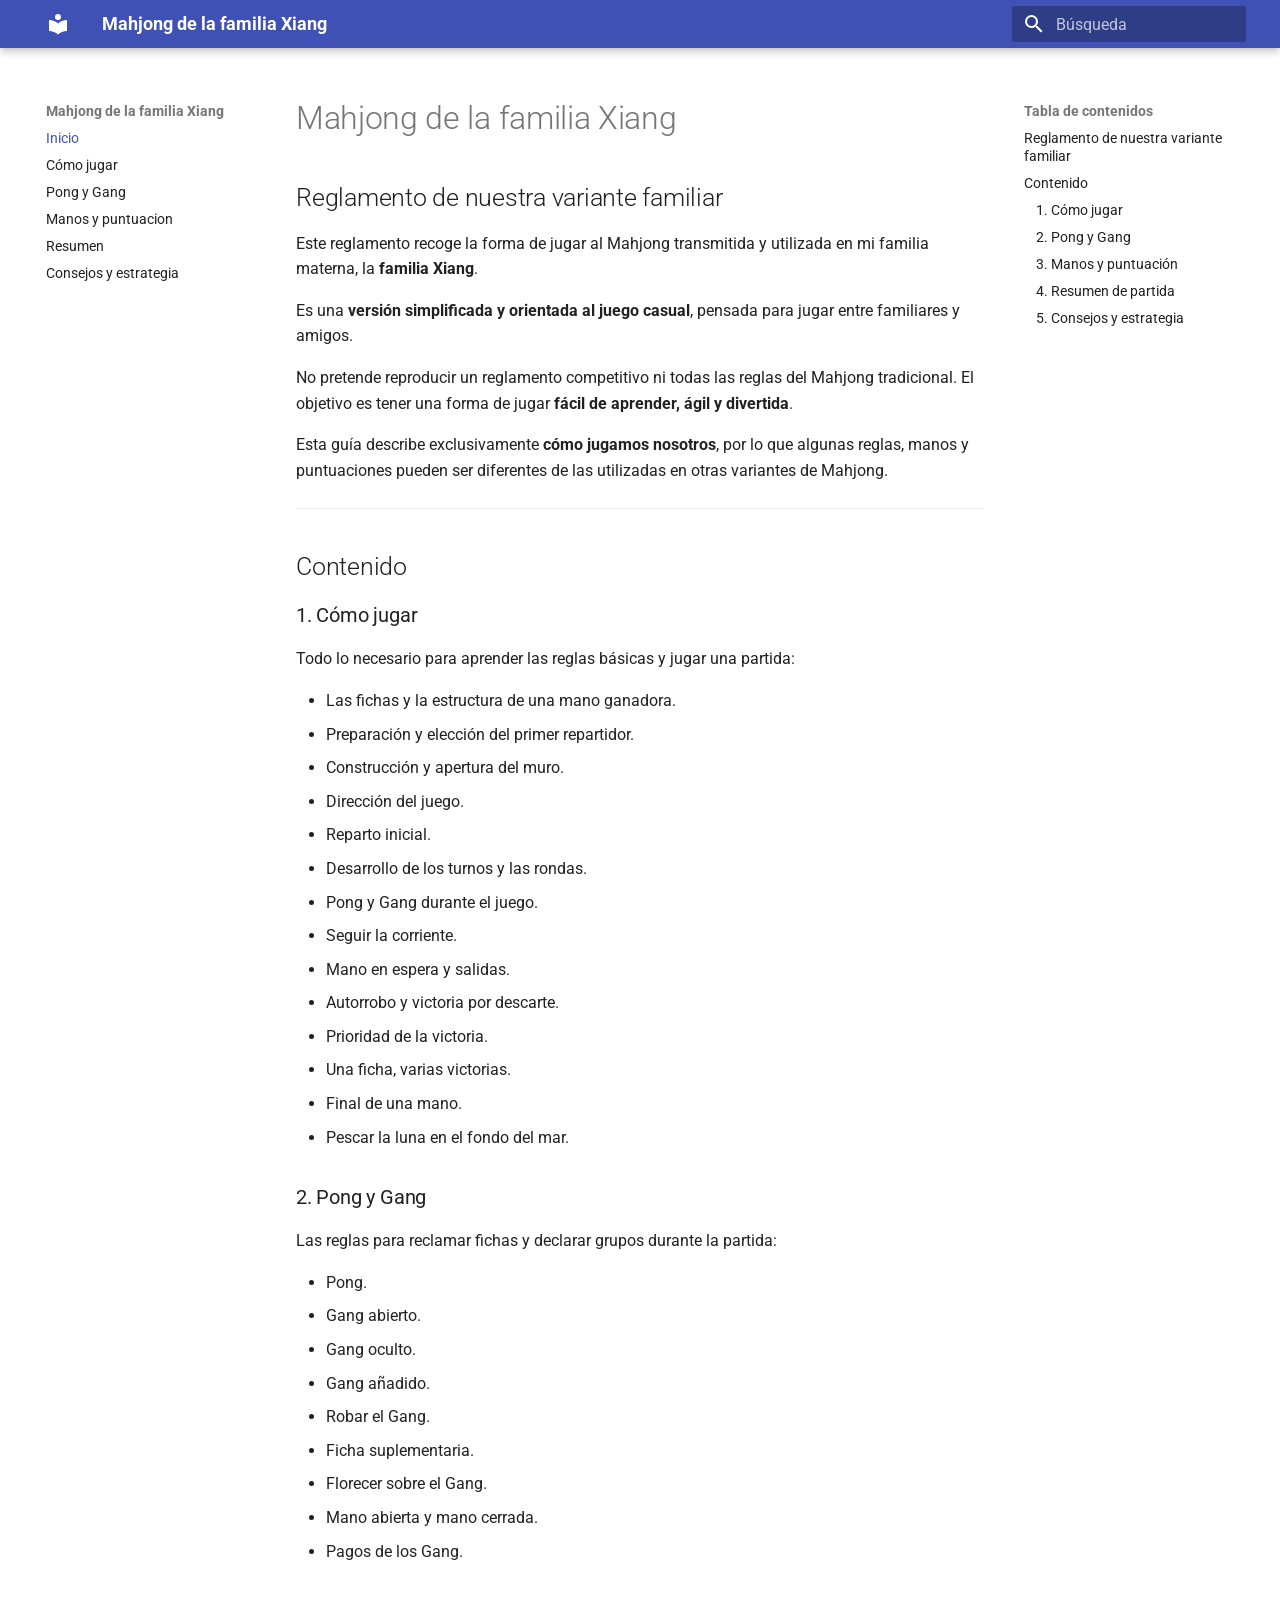
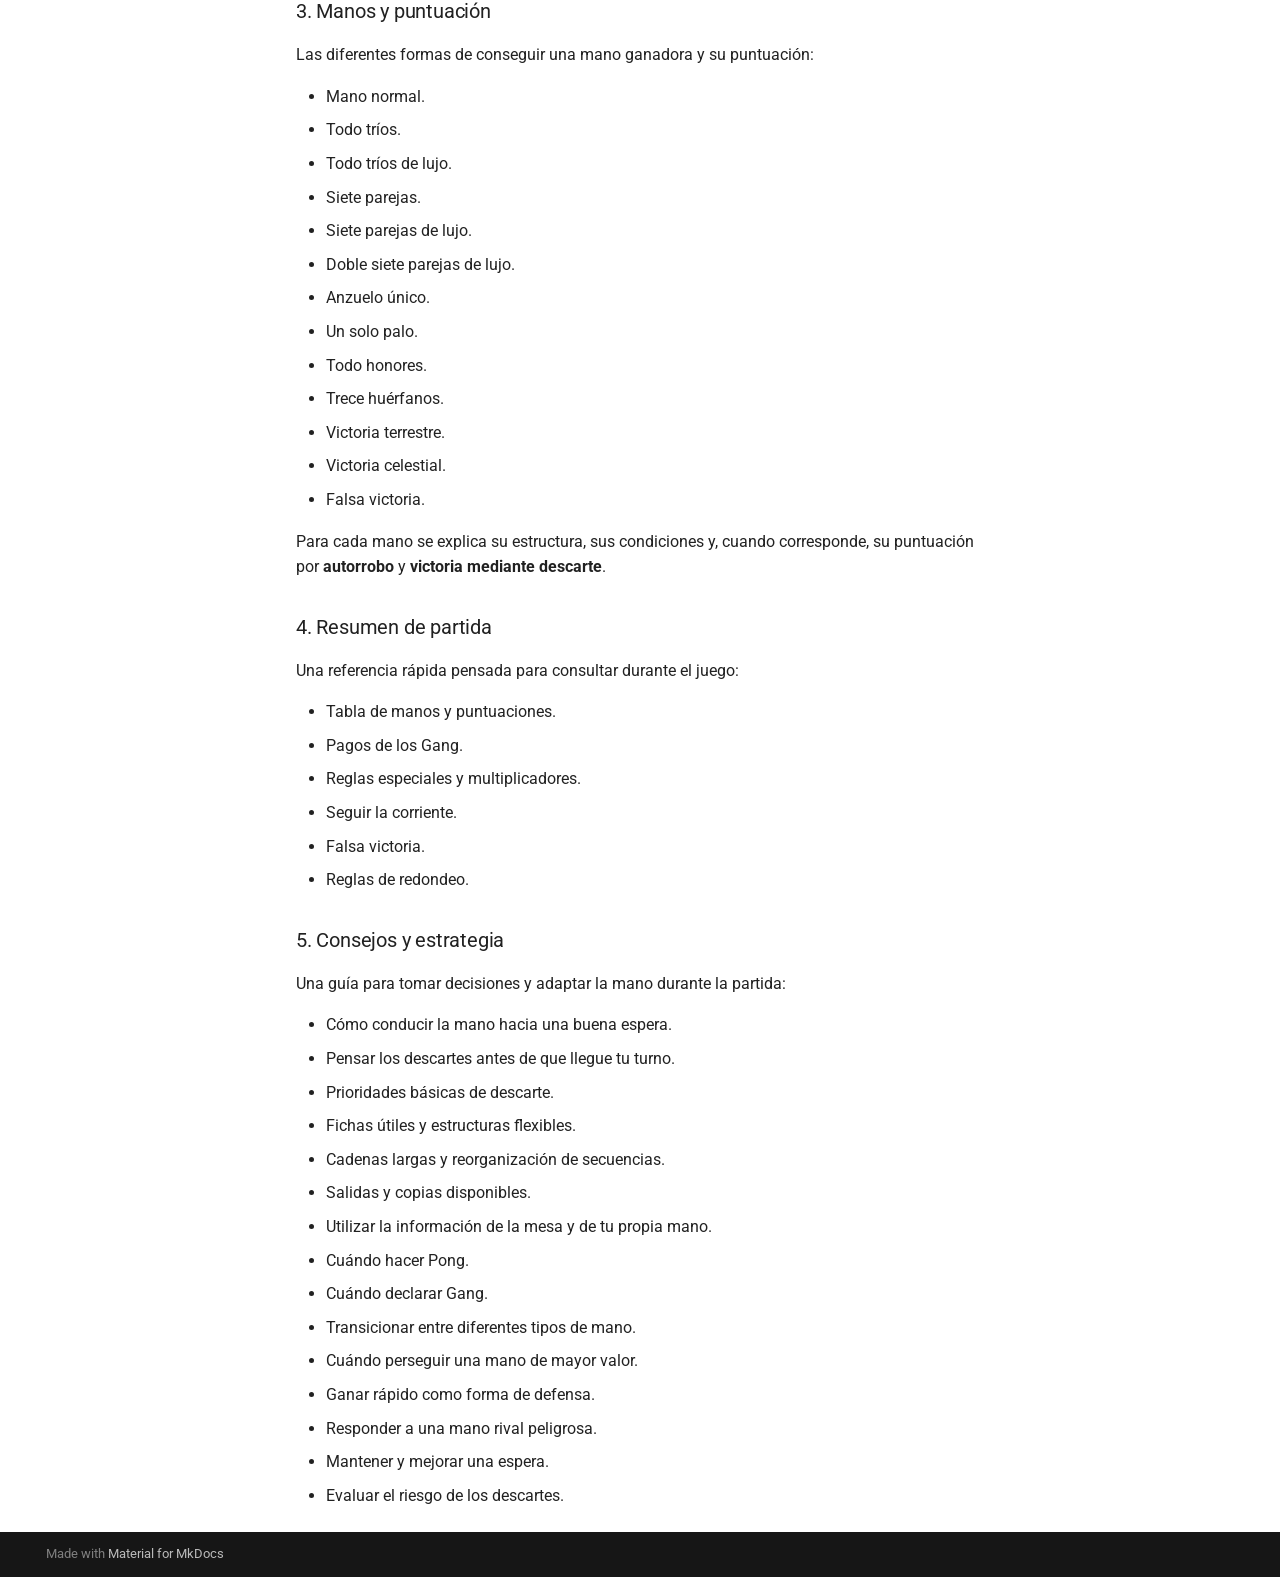
<file: index.html>
<!doctype html>
<html lang="es" class="no-js">
  <head>
    
      <meta charset="utf-8">
      <meta name="viewport" content="width=device-width,initial-scale=1">
      
        <meta name="description" content="Reglamento de la variante familiar de Mahjong">
      
      
      
      
      
        <link rel="next" href="01-como-jugar/">
      
      
        
      
      
      <link rel="icon" href="assets/images/favicon.png">
      <meta name="generator" content="mkdocs-1.6.1, mkdocs-material-9.7.7">
    
    
      
        <title>Mahjong de la familia Xiang</title>
      
    
    
      <link rel="stylesheet" href="assets/stylesheets/main.ec1eaa64.min.css">
      
      


    
    
      
    
    
      
        
        
        <link rel="preconnect" href="https://fonts.gstatic.com" crossorigin>
        <link rel="stylesheet" href="https://fonts.googleapis.com/css?family=Roboto:300,300i,400,400i,700,700i%7CRoboto+Mono:400,400i,700,700i&display=fallback">
        <style>:root{--md-text-font:"Roboto";--md-code-font:"Roboto Mono"}</style>
      
    
    
      <link rel="stylesheet" href="assets/stylesheets/extra.css">
    
    <script>__md_scope=new URL(".",location),__md_hash=e=>[...e].reduce(((e,_)=>(e<<5)-e+_.charCodeAt(0)),0),__md_get=(e,_=localStorage,t=__md_scope)=>JSON.parse(_.getItem(t.pathname+"."+e)),__md_set=(e,_,t=localStorage,a=__md_scope)=>{try{t.setItem(a.pathname+"."+e,JSON.stringify(_))}catch(e){}}</script>
    
      

    
    
  </head>
  
  
    <body dir="ltr">
  
    
    <input class="md-toggle" data-md-toggle="drawer" type="checkbox" id="__drawer" autocomplete="off">
    <input class="md-toggle" data-md-toggle="search" type="checkbox" id="__search" autocomplete="off">
    <label class="md-overlay" for="__drawer"></label>
    <div data-md-component="skip">
      
        
        <a href="#mahjong-de-la-familia-xiang" class="md-skip">
          Saltar a contenido
        </a>
      
    </div>
    <div data-md-component="announce">
      
    </div>
    
    
      

  

<header class="md-header md-header--shadow" data-md-component="header">
  <nav class="md-header__inner md-grid" aria-label="Cabecera">
    <a href="." title="Mahjong de la familia Xiang" class="md-header__button md-logo" aria-label="Mahjong de la familia Xiang" data-md-component="logo">
      
  
  <svg xmlns="http://www.w3.org/2000/svg" viewBox="0 0 24 24"><path d="M12 8a3 3 0 0 0 3-3 3 3 0 0 0-3-3 3 3 0 0 0-3 3 3 3 0 0 0 3 3m0 3.54C9.64 9.35 6.5 8 3 8v11c3.5 0 6.64 1.35 9 3.54 2.36-2.19 5.5-3.54 9-3.54V8c-3.5 0-6.64 1.35-9 3.54"/></svg>

    </a>
    <label class="md-header__button md-icon" for="__drawer">
      
      <svg xmlns="http://www.w3.org/2000/svg" viewBox="0 0 24 24"><path d="M3 6h18v2H3zm0 5h18v2H3zm0 5h18v2H3z"/></svg>
    </label>
    <div class="md-header__title" data-md-component="header-title">
      <div class="md-header__ellipsis">
        <div class="md-header__topic">
          <span class="md-ellipsis">
            Mahjong de la familia Xiang
          </span>
        </div>
        <div class="md-header__topic" data-md-component="header-topic">
          <span class="md-ellipsis">
            
              Inicio
            
          </span>
        </div>
      </div>
    </div>
    
    
      <script>var palette=__md_get("__palette");if(palette&&palette.color){if("(prefers-color-scheme)"===palette.color.media){var media=matchMedia("(prefers-color-scheme: light)"),input=document.querySelector(media.matches?"[data-md-color-media='(prefers-color-scheme: light)']":"[data-md-color-media='(prefers-color-scheme: dark)']");palette.color.media=input.getAttribute("data-md-color-media"),palette.color.scheme=input.getAttribute("data-md-color-scheme"),palette.color.primary=input.getAttribute("data-md-color-primary"),palette.color.accent=input.getAttribute("data-md-color-accent")}for(var[key,value]of Object.entries(palette.color))document.body.setAttribute("data-md-color-"+key,value)}</script>
    
    
    
      
      
        <label class="md-header__button md-icon" for="__search">
          
          <svg xmlns="http://www.w3.org/2000/svg" viewBox="0 0 24 24"><path d="M9.5 3A6.5 6.5 0 0 1 16 9.5c0 1.61-.59 3.09-1.56 4.23l.27.27h.79l5 5-1.5 1.5-5-5v-.79l-.27-.27A6.52 6.52 0 0 1 9.5 16 6.5 6.5 0 0 1 3 9.5 6.5 6.5 0 0 1 9.5 3m0 2C7 5 5 7 5 9.5S7 14 9.5 14 14 12 14 9.5 12 5 9.5 5"/></svg>
        </label>
        <div class="md-search" data-md-component="search" role="dialog">
  <label class="md-search__overlay" for="__search"></label>
  <div class="md-search__inner" role="search">
    <form class="md-search__form" name="search">
      <input type="text" class="md-search__input" name="query" aria-label="Búsqueda" placeholder="Búsqueda" autocapitalize="off" autocorrect="off" autocomplete="off" spellcheck="false" data-md-component="search-query" required>
      <label class="md-search__icon md-icon" for="__search">
        
        <svg xmlns="http://www.w3.org/2000/svg" viewBox="0 0 24 24"><path d="M9.5 3A6.5 6.5 0 0 1 16 9.5c0 1.61-.59 3.09-1.56 4.23l.27.27h.79l5 5-1.5 1.5-5-5v-.79l-.27-.27A6.52 6.52 0 0 1 9.5 16 6.5 6.5 0 0 1 3 9.5 6.5 6.5 0 0 1 9.5 3m0 2C7 5 5 7 5 9.5S7 14 9.5 14 14 12 14 9.5 12 5 9.5 5"/></svg>
        
        <svg xmlns="http://www.w3.org/2000/svg" viewBox="0 0 24 24"><path d="M20 11v2H8l5.5 5.5-1.42 1.42L4.16 12l7.92-7.92L13.5 5.5 8 11z"/></svg>
      </label>
      <nav class="md-search__options" aria-label="Buscar">
        
        <button type="reset" class="md-search__icon md-icon" title="Limpiar" aria-label="Limpiar" tabindex="-1">
          
          <svg xmlns="http://www.w3.org/2000/svg" viewBox="0 0 24 24"><path d="M19 6.41 17.59 5 12 10.59 6.41 5 5 6.41 10.59 12 5 17.59 6.41 19 12 13.41 17.59 19 19 17.59 13.41 12z"/></svg>
        </button>
      </nav>
      
    </form>
    <div class="md-search__output">
      <div class="md-search__scrollwrap" tabindex="0" data-md-scrollfix>
        <div class="md-search-result" data-md-component="search-result">
          <div class="md-search-result__meta">
            Inicializando búsqueda
          </div>
          <ol class="md-search-result__list" role="presentation"></ol>
        </div>
      </div>
    </div>
  </div>
</div>
      
    
    
  </nav>
  
</header>
    
    <div class="md-container" data-md-component="container">
      
      
        
          
        
      
      <main class="md-main" data-md-component="main">
        <div class="md-main__inner md-grid">
          
            
              
              <div class="md-sidebar md-sidebar--primary" data-md-component="sidebar" data-md-type="navigation" >
                <div class="md-sidebar__scrollwrap">
                  <div class="md-sidebar__inner">
                    



<nav class="md-nav md-nav--primary" aria-label="Navegación" data-md-level="0">
  <label class="md-nav__title" for="__drawer">
    <a href="." title="Mahjong de la familia Xiang" class="md-nav__button md-logo" aria-label="Mahjong de la familia Xiang" data-md-component="logo">
      
  
  <svg xmlns="http://www.w3.org/2000/svg" viewBox="0 0 24 24"><path d="M12 8a3 3 0 0 0 3-3 3 3 0 0 0-3-3 3 3 0 0 0-3 3 3 3 0 0 0 3 3m0 3.54C9.64 9.35 6.5 8 3 8v11c3.5 0 6.64 1.35 9 3.54 2.36-2.19 5.5-3.54 9-3.54V8c-3.5 0-6.64 1.35-9 3.54"/></svg>

    </a>
    Mahjong de la familia Xiang
  </label>
  
  <ul class="md-nav__list" data-md-scrollfix>
    
      
      
  
  
    
  
  
  
    <li class="md-nav__item md-nav__item--active">
      
      <input class="md-nav__toggle md-toggle" type="checkbox" id="__toc">
      
      
        
      
      
        <label class="md-nav__link md-nav__link--active" for="__toc">
          
  
  
  <span class="md-ellipsis">
    
  
    Inicio
  

    
  </span>
  
  

          <span class="md-nav__icon md-icon"></span>
        </label>
      
      <a href="." class="md-nav__link md-nav__link--active">
        
  
  
  <span class="md-ellipsis">
    
  
    Inicio
  

    
  </span>
  
  

      </a>
      
        

<nav class="md-nav md-nav--secondary" aria-label="Tabla de contenidos">
  
  
  
    
  
  
    <label class="md-nav__title" for="__toc">
      <span class="md-nav__icon md-icon"></span>
      Tabla de contenidos
    </label>
    <ul class="md-nav__list" data-md-component="toc" data-md-scrollfix>
      
        <li class="md-nav__item">
  <a href="#reglamento-de-nuestra-variante-familiar" class="md-nav__link">
    <span class="md-ellipsis">
      
        Reglamento de nuestra variante familiar
      
    </span>
  </a>
  
</li>
      
        <li class="md-nav__item">
  <a href="#contenido" class="md-nav__link">
    <span class="md-ellipsis">
      
        Contenido
      
    </span>
  </a>
  
    <nav class="md-nav" aria-label="Contenido">
      <ul class="md-nav__list">
        
          <li class="md-nav__item">
  <a href="#1-como-jugar" class="md-nav__link">
    <span class="md-ellipsis">
      
        1. Cómo jugar
      
    </span>
  </a>
  
</li>
        
          <li class="md-nav__item">
  <a href="#2-pong-y-gang" class="md-nav__link">
    <span class="md-ellipsis">
      
        2. Pong y Gang
      
    </span>
  </a>
  
</li>
        
          <li class="md-nav__item">
  <a href="#3-manos-y-puntuacion" class="md-nav__link">
    <span class="md-ellipsis">
      
        3. Manos y puntuación
      
    </span>
  </a>
  
</li>
        
          <li class="md-nav__item">
  <a href="#4-resumen-de-partida" class="md-nav__link">
    <span class="md-ellipsis">
      
        4. Resumen de partida
      
    </span>
  </a>
  
</li>
        
          <li class="md-nav__item">
  <a href="#5-consejos-y-estrategia" class="md-nav__link">
    <span class="md-ellipsis">
      
        5. Consejos y estrategia
      
    </span>
  </a>
  
</li>
        
      </ul>
    </nav>
  
</li>
      
    </ul>
  
</nav>
      
    </li>
  

    
      
      
  
  
  
  
    <li class="md-nav__item">
      <a href="01-como-jugar/" class="md-nav__link">
        
  
  
  <span class="md-ellipsis">
    
  
    Cómo jugar
  

    
  </span>
  
  

      </a>
    </li>
  

    
      
      
  
  
  
  
    <li class="md-nav__item">
      <a href="02-pong-y-gang/" class="md-nav__link">
        
  
  
  <span class="md-ellipsis">
    
  
    Pong y Gang
  

    
  </span>
  
  

      </a>
    </li>
  

    
      
      
  
  
  
  
    <li class="md-nav__item">
      <a href="03-manos-y-puntuacion/" class="md-nav__link">
        
  
  
  <span class="md-ellipsis">
    
  
    Manos y puntuacion
  

    
  </span>
  
  

      </a>
    </li>
  

    
      
      
  
  
  
  
    <li class="md-nav__item">
      <a href="04-resumen/" class="md-nav__link">
        
  
  
  <span class="md-ellipsis">
    
  
    Resumen
  

    
  </span>
  
  

      </a>
    </li>
  

    
      
      
  
  
  
  
    <li class="md-nav__item">
      <a href="05-consejos-y-estrategia/" class="md-nav__link">
        
  
  
  <span class="md-ellipsis">
    
  
    Consejos y estrategia
  

    
  </span>
  
  

      </a>
    </li>
  

    
  </ul>
</nav>
                  </div>
                </div>
              </div>
            
            
              
              <div class="md-sidebar md-sidebar--secondary" data-md-component="sidebar" data-md-type="toc" >
                <div class="md-sidebar__scrollwrap">
                  <div class="md-sidebar__inner">
                    

<nav class="md-nav md-nav--secondary" aria-label="Tabla de contenidos">
  
  
  
    
  
  
    <label class="md-nav__title" for="__toc">
      <span class="md-nav__icon md-icon"></span>
      Tabla de contenidos
    </label>
    <ul class="md-nav__list" data-md-component="toc" data-md-scrollfix>
      
        <li class="md-nav__item">
  <a href="#reglamento-de-nuestra-variante-familiar" class="md-nav__link">
    <span class="md-ellipsis">
      
        Reglamento de nuestra variante familiar
      
    </span>
  </a>
  
</li>
      
        <li class="md-nav__item">
  <a href="#contenido" class="md-nav__link">
    <span class="md-ellipsis">
      
        Contenido
      
    </span>
  </a>
  
    <nav class="md-nav" aria-label="Contenido">
      <ul class="md-nav__list">
        
          <li class="md-nav__item">
  <a href="#1-como-jugar" class="md-nav__link">
    <span class="md-ellipsis">
      
        1. Cómo jugar
      
    </span>
  </a>
  
</li>
        
          <li class="md-nav__item">
  <a href="#2-pong-y-gang" class="md-nav__link">
    <span class="md-ellipsis">
      
        2. Pong y Gang
      
    </span>
  </a>
  
</li>
        
          <li class="md-nav__item">
  <a href="#3-manos-y-puntuacion" class="md-nav__link">
    <span class="md-ellipsis">
      
        3. Manos y puntuación
      
    </span>
  </a>
  
</li>
        
          <li class="md-nav__item">
  <a href="#4-resumen-de-partida" class="md-nav__link">
    <span class="md-ellipsis">
      
        4. Resumen de partida
      
    </span>
  </a>
  
</li>
        
          <li class="md-nav__item">
  <a href="#5-consejos-y-estrategia" class="md-nav__link">
    <span class="md-ellipsis">
      
        5. Consejos y estrategia
      
    </span>
  </a>
  
</li>
        
      </ul>
    </nav>
  
</li>
      
    </ul>
  
</nav>
                  </div>
                </div>
              </div>
            
          
          
            <div class="md-content" data-md-component="content">
              
              <article class="md-content__inner md-typeset">
                
                  



<h1 id="mahjong-de-la-familia-xiang">Mahjong de la familia Xiang</h1>
<h2 id="reglamento-de-nuestra-variante-familiar">Reglamento de nuestra variante familiar</h2>
<p>Este reglamento recoge la forma de jugar al Mahjong transmitida y utilizada en mi familia materna, la <strong>familia Xiang</strong>.</p>
<p>Es una <strong>versión simplificada y orientada al juego casual</strong>, pensada para jugar entre familiares y amigos.</p>
<p>No pretende reproducir un reglamento competitivo ni todas las reglas del Mahjong tradicional. El objetivo es tener una forma de jugar <strong>fácil de aprender, ágil y divertida</strong>.</p>
<p>Esta guía describe exclusivamente <strong>cómo jugamos nosotros</strong>, por lo que algunas reglas, manos y puntuaciones pueden ser diferentes de las utilizadas en otras variantes de Mahjong.</p>
<hr />
<h2 id="contenido">Contenido</h2>
<h3 id="1-como-jugar">1. Cómo jugar</h3>
<p>Todo lo necesario para aprender las reglas básicas y jugar una partida:</p>
<ul>
<li>Las fichas y la estructura de una mano ganadora.</li>
<li>Preparación y elección del primer repartidor.</li>
<li>Construcción y apertura del muro.</li>
<li>Dirección del juego.</li>
<li>Reparto inicial.</li>
<li>Desarrollo de los turnos y las rondas.</li>
<li>Pong y Gang durante el juego.</li>
<li>Seguir la corriente.</li>
<li>Mano en espera y salidas.</li>
<li>Autorrobo y victoria por descarte.</li>
<li>Prioridad de la victoria.</li>
<li>Una ficha, varias victorias.</li>
<li>Final de una mano.</li>
<li>Pescar la luna en el fondo del mar.</li>
</ul>
<h3 id="2-pong-y-gang">2. Pong y Gang</h3>
<p>Las reglas para reclamar fichas y declarar grupos durante la partida:</p>
<ul>
<li>Pong.</li>
<li>Gang abierto.</li>
<li>Gang oculto.</li>
<li>Gang añadido.</li>
<li>Robar el Gang.</li>
<li>Ficha suplementaria.</li>
<li>Florecer sobre el Gang.</li>
<li>Mano abierta y mano cerrada.</li>
<li>Pagos de los Gang.</li>
</ul>
<h3 id="3-manos-y-puntuacion">3. Manos y puntuación</h3>
<p>Las diferentes formas de conseguir una mano ganadora y su puntuación:</p>
<ul>
<li>Mano normal.</li>
<li>Todo tríos.</li>
<li>Todo tríos de lujo.</li>
<li>Siete parejas.</li>
<li>Siete parejas de lujo.</li>
<li>Doble siete parejas de lujo.</li>
<li>Anzuelo único.</li>
<li>Un solo palo.</li>
<li>Todo honores.</li>
<li>Trece huérfanos.</li>
<li>Victoria terrestre.</li>
<li>Victoria celestial.</li>
<li>Falsa victoria.</li>
</ul>
<p>Para cada mano se explica su estructura, sus condiciones y, cuando corresponde, su puntuación por <strong>autorrobo</strong> y <strong>victoria mediante descarte</strong>.</p>
<h3 id="4-resumen-de-partida">4. Resumen de partida</h3>
<p>Una referencia rápida pensada para consultar durante el juego:</p>
<ul>
<li>Tabla de manos y puntuaciones.</li>
<li>Pagos de los Gang.</li>
<li>Reglas especiales y multiplicadores.</li>
<li>Seguir la corriente.</li>
<li>Falsa victoria.</li>
<li>Reglas de redondeo.</li>
</ul>
<h3 id="5-consejos-y-estrategia">5. Consejos y estrategia</h3>
<p>Una guía para tomar decisiones y adaptar la mano durante la partida:</p>
<ul>
<li>Cómo conducir la mano hacia una buena espera.</li>
<li>Pensar los descartes antes de que llegue tu turno.</li>
<li>Prioridades básicas de descarte.</li>
<li>Fichas útiles y estructuras flexibles.</li>
<li>Cadenas largas y reorganización de secuencias.</li>
<li>Salidas y copias disponibles.</li>
<li>Utilizar la información de la mesa y de tu propia mano.</li>
<li>Cuándo hacer Pong.</li>
<li>Cuándo declarar Gang.</li>
<li>Transicionar entre diferentes tipos de mano.</li>
<li>Cuándo perseguir una mano de mayor valor.</li>
<li>Ganar rápido como forma de defensa.</li>
<li>Responder a una mano rival peligrosa.</li>
<li>Mantener y mejorar una espera.</li>
<li>Evaluar el riesgo de los descartes.</li>
</ul>












                
              </article>
            </div>
          
          
<script>var target=document.getElementById(location.hash.slice(1));target&&target.name&&(target.checked=target.name.startsWith("__tabbed_"))</script>
        </div>
        
      </main>
      
        <footer class="md-footer">
  
  <div class="md-footer-meta md-typeset">
    <div class="md-footer-meta__inner md-grid">
      <div class="md-copyright">
  
  
    Made with
    <a href="https://squidfunk.github.io/mkdocs-material/" target="_blank" rel="noopener">
      Material for MkDocs
    </a>
  
</div>
      
    </div>
  </div>
</footer>
      
    </div>
    <div class="md-dialog" data-md-component="dialog">
      <div class="md-dialog__inner md-typeset"></div>
    </div>
    
    
    
      
      
      <script id="__config" type="application/json">{"annotate": null, "base": ".", "features": [], "search": "assets/javascripts/workers/search.2c215733.min.js", "tags": null, "translations": {"clipboard.copied": "Copiado al portapapeles", "clipboard.copy": "Copiar al portapapeles", "search.result.more.one": "1 m\u00e1s en esta p\u00e1gina", "search.result.more.other": "# m\u00e1s en esta p\u00e1gina", "search.result.none": "No se encontraron documentos", "search.result.one": "1 documento encontrado", "search.result.other": "# documentos encontrados", "search.result.placeholder": "Teclee para comenzar b\u00fasqueda", "search.result.term.missing": "Falta", "select.version": "Seleccionar versi\u00f3n"}, "version": null}</script>
    
    
      <script src="assets/javascripts/bundle.d7400e89.min.js"></script>
      
    
  </body>
</html>
</file>
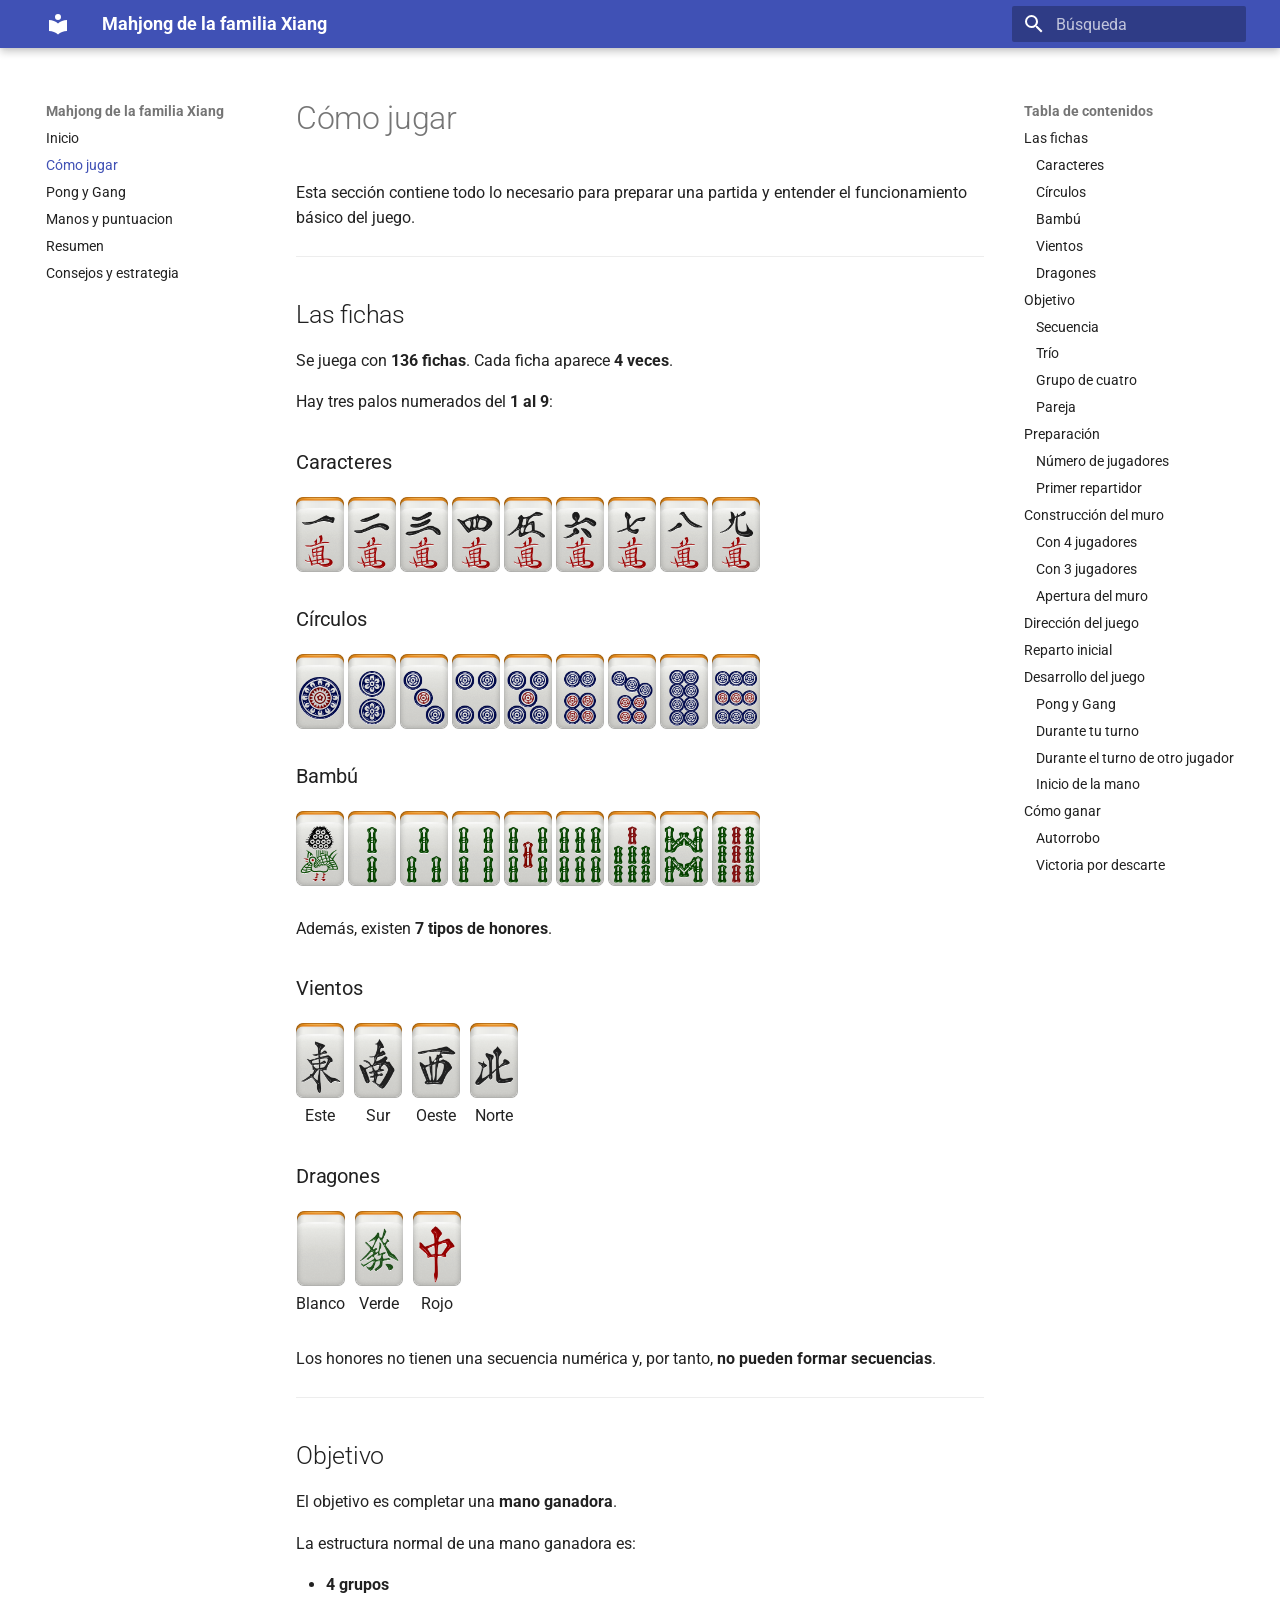
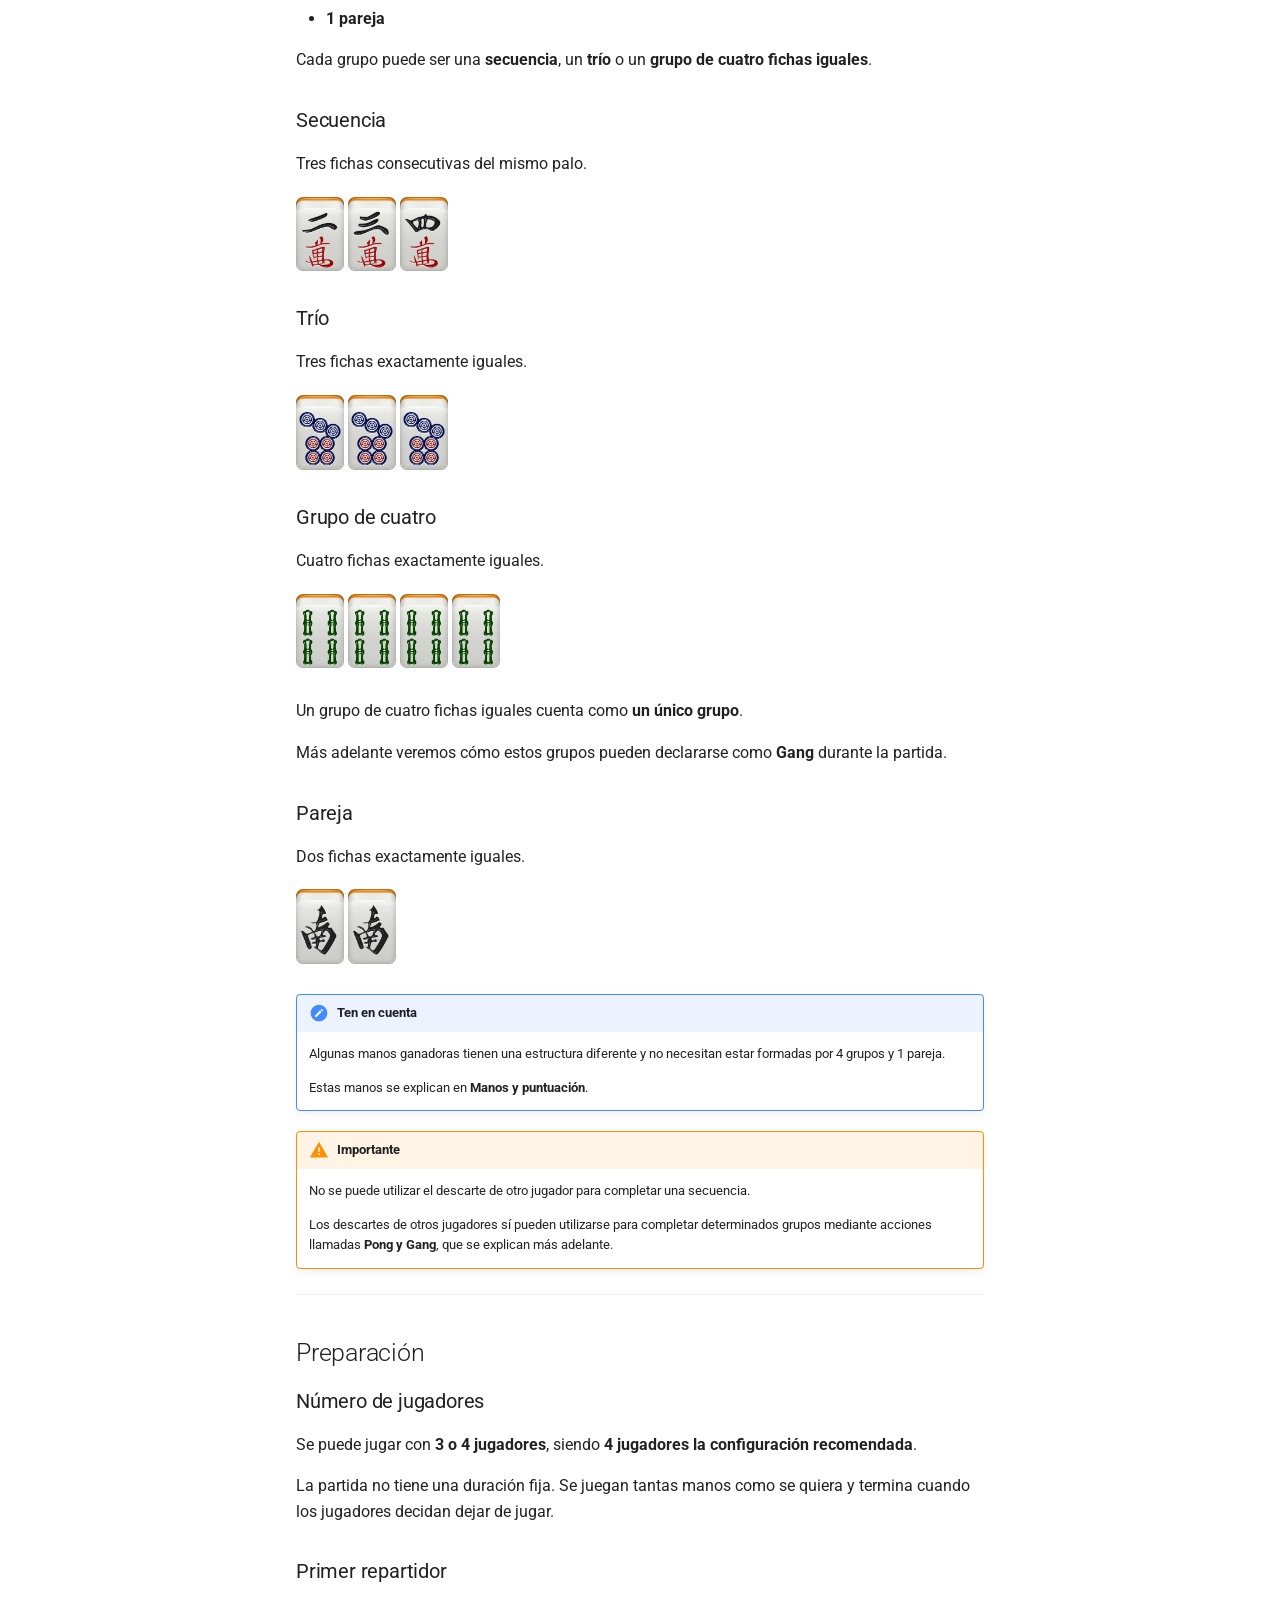
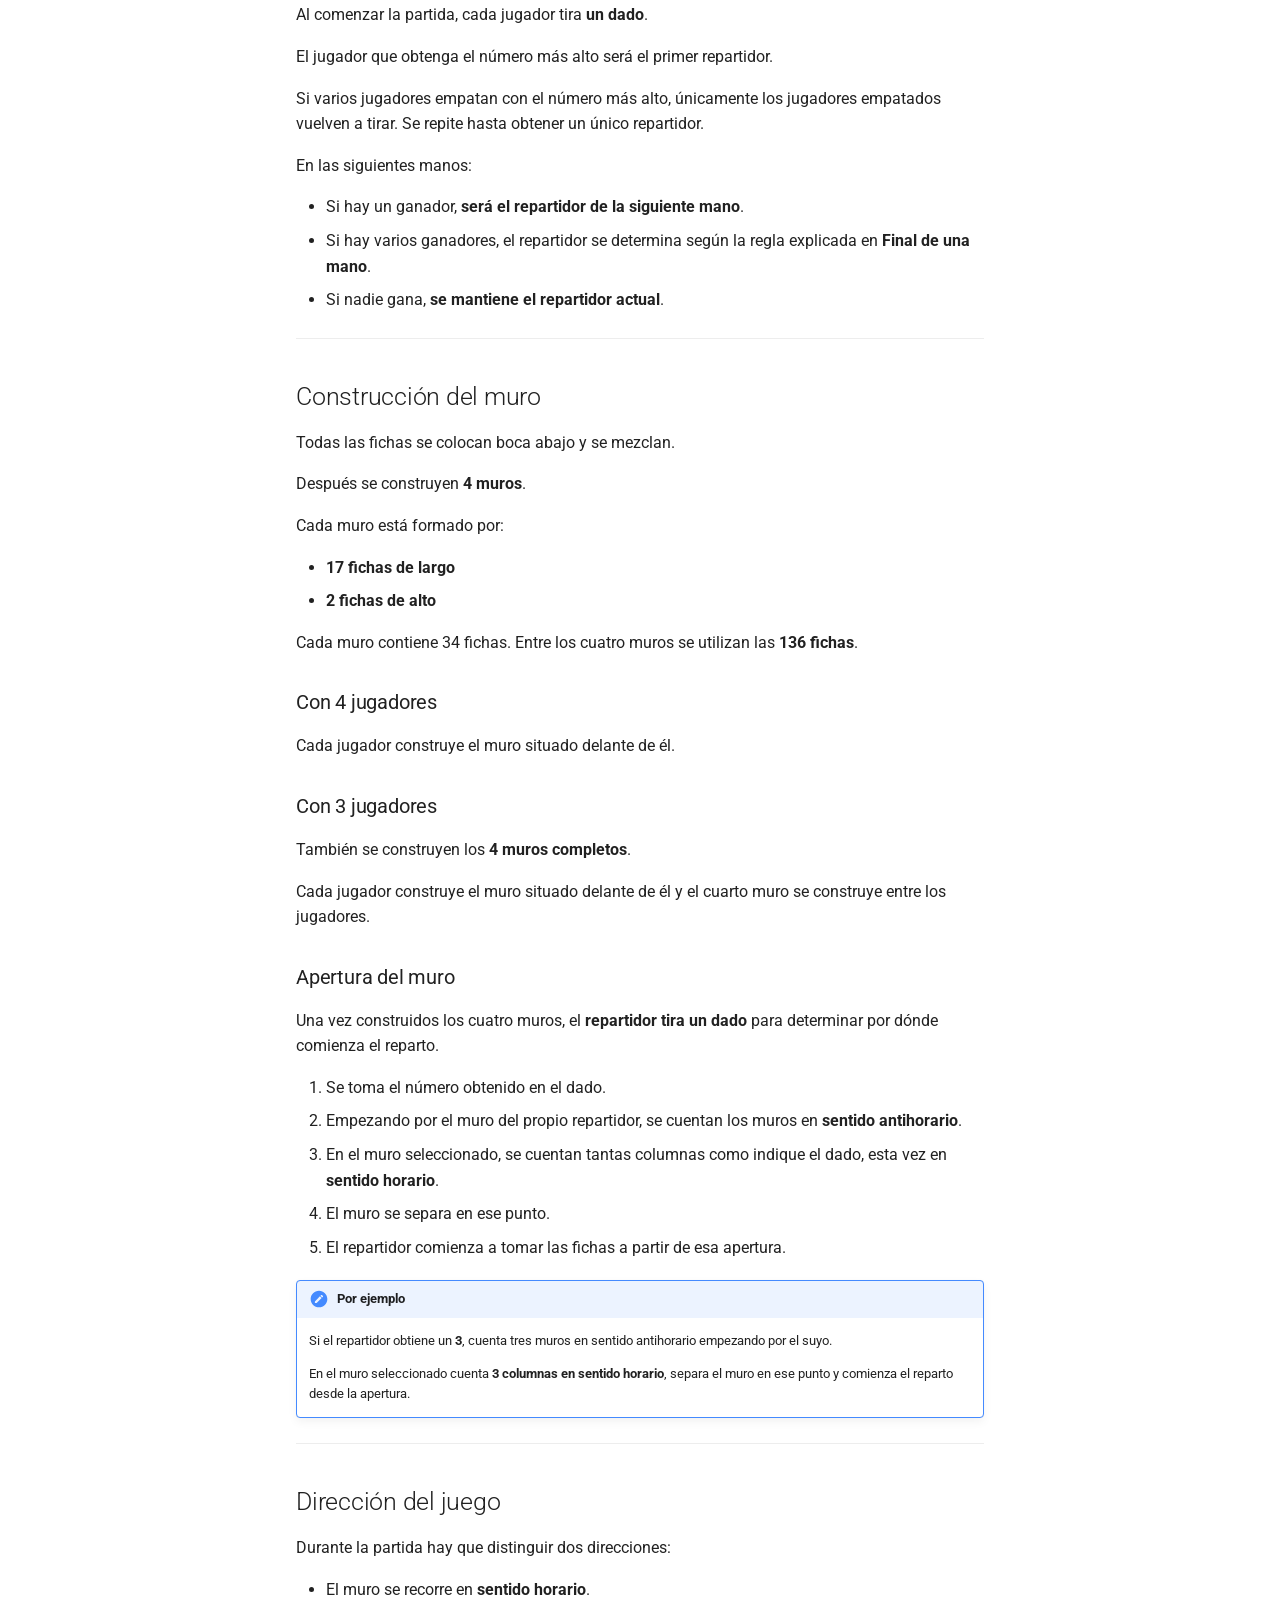
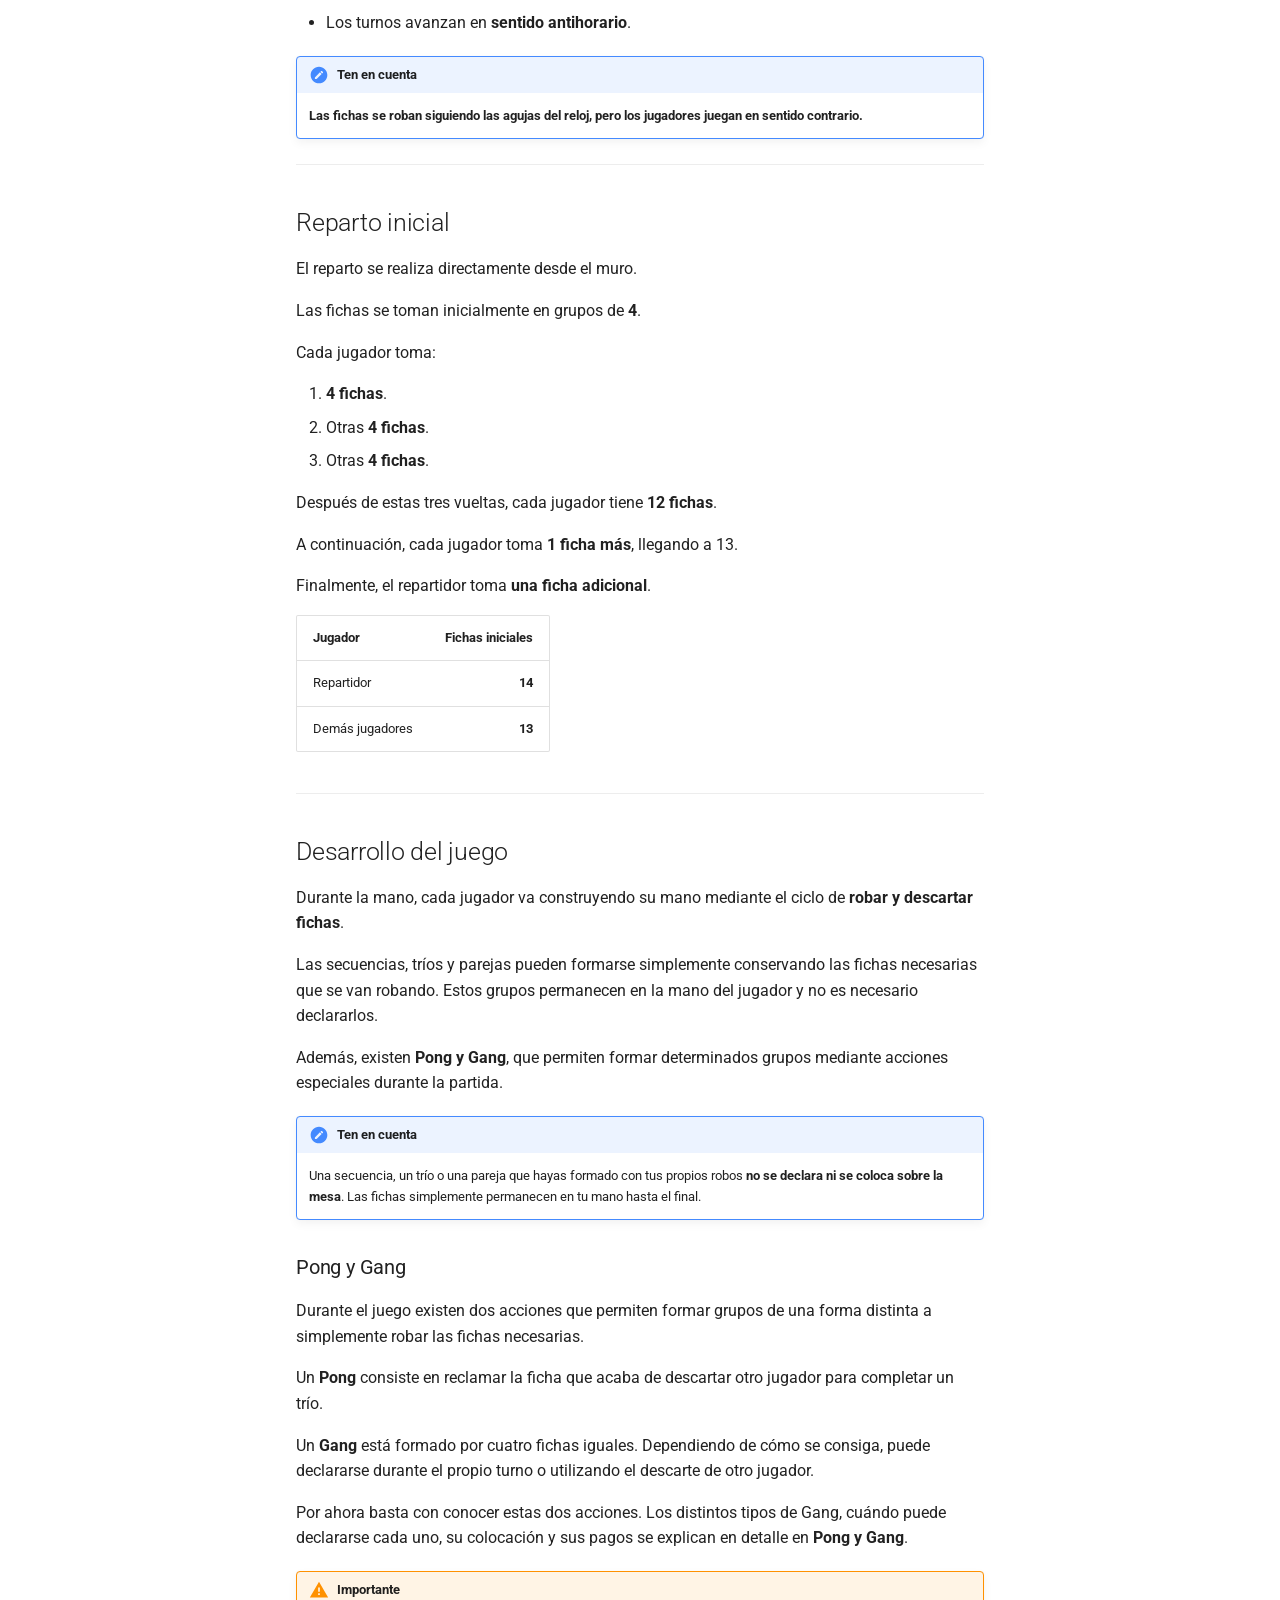
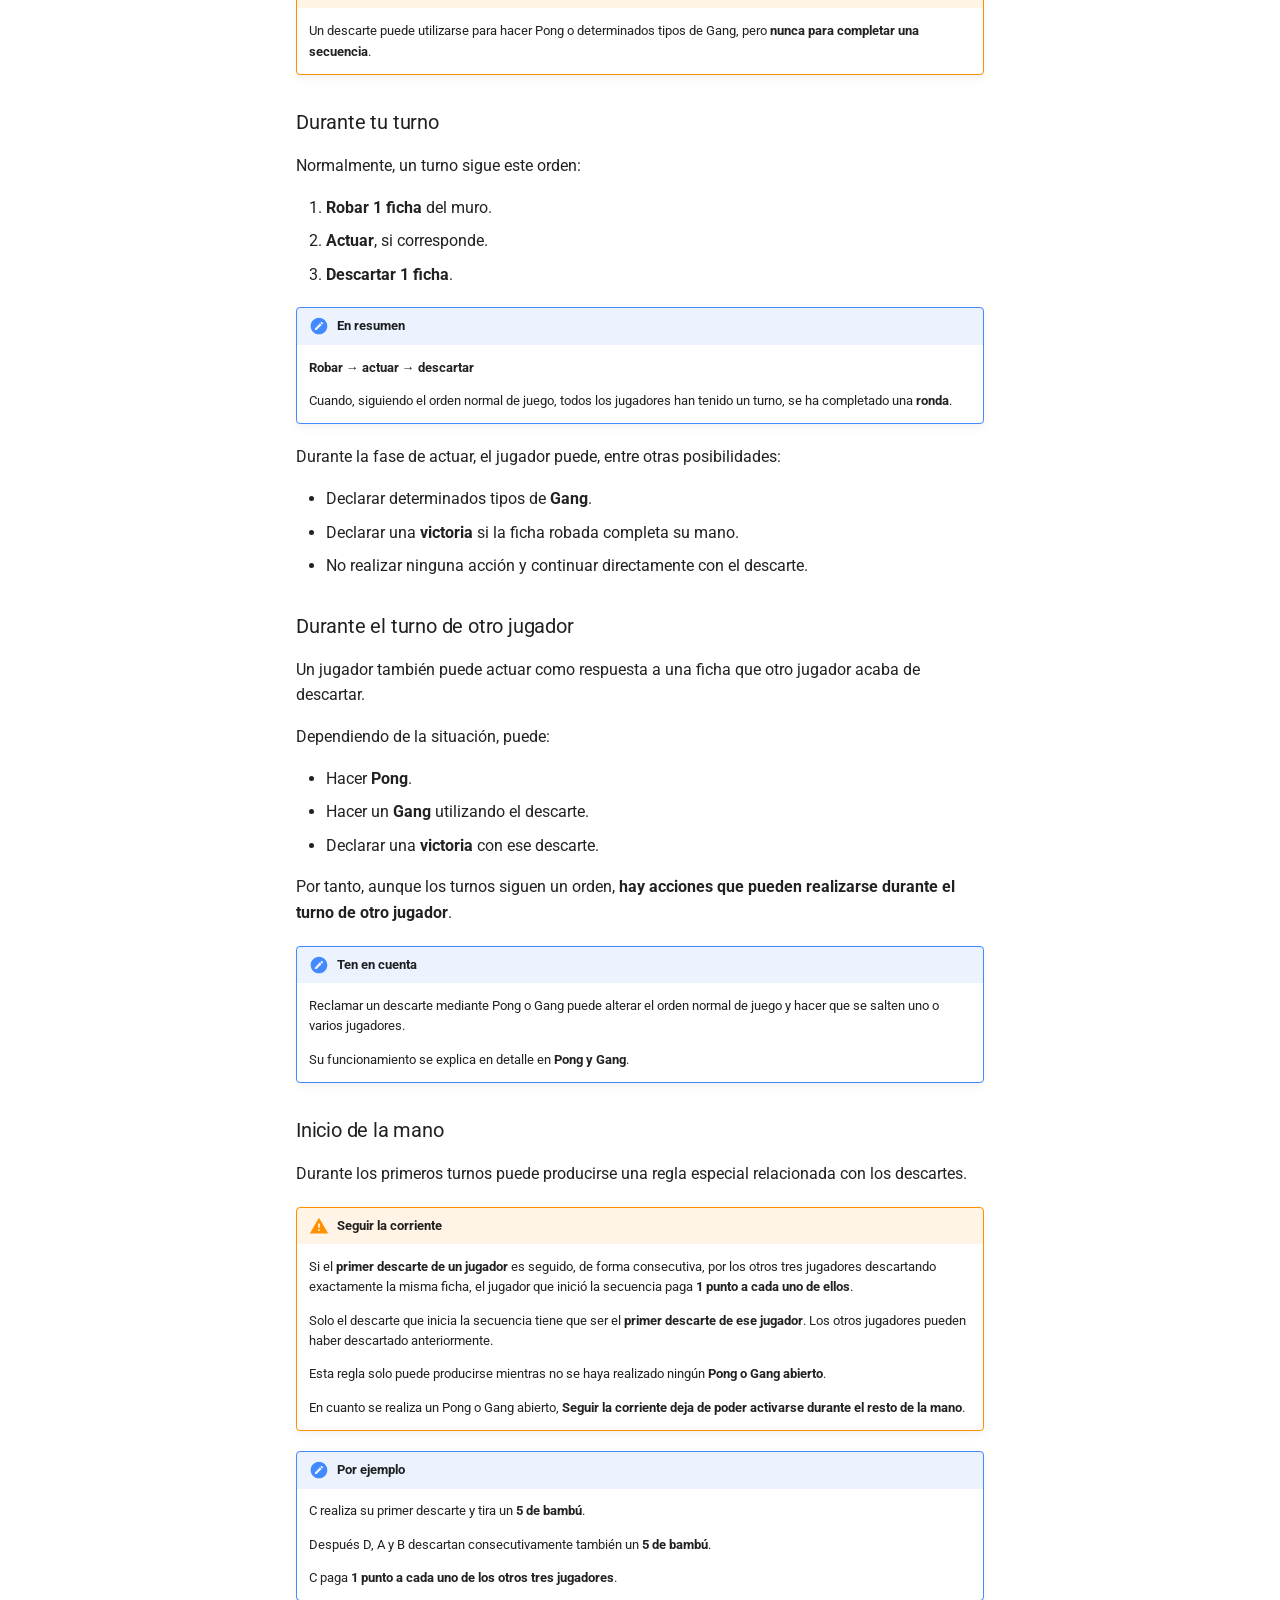
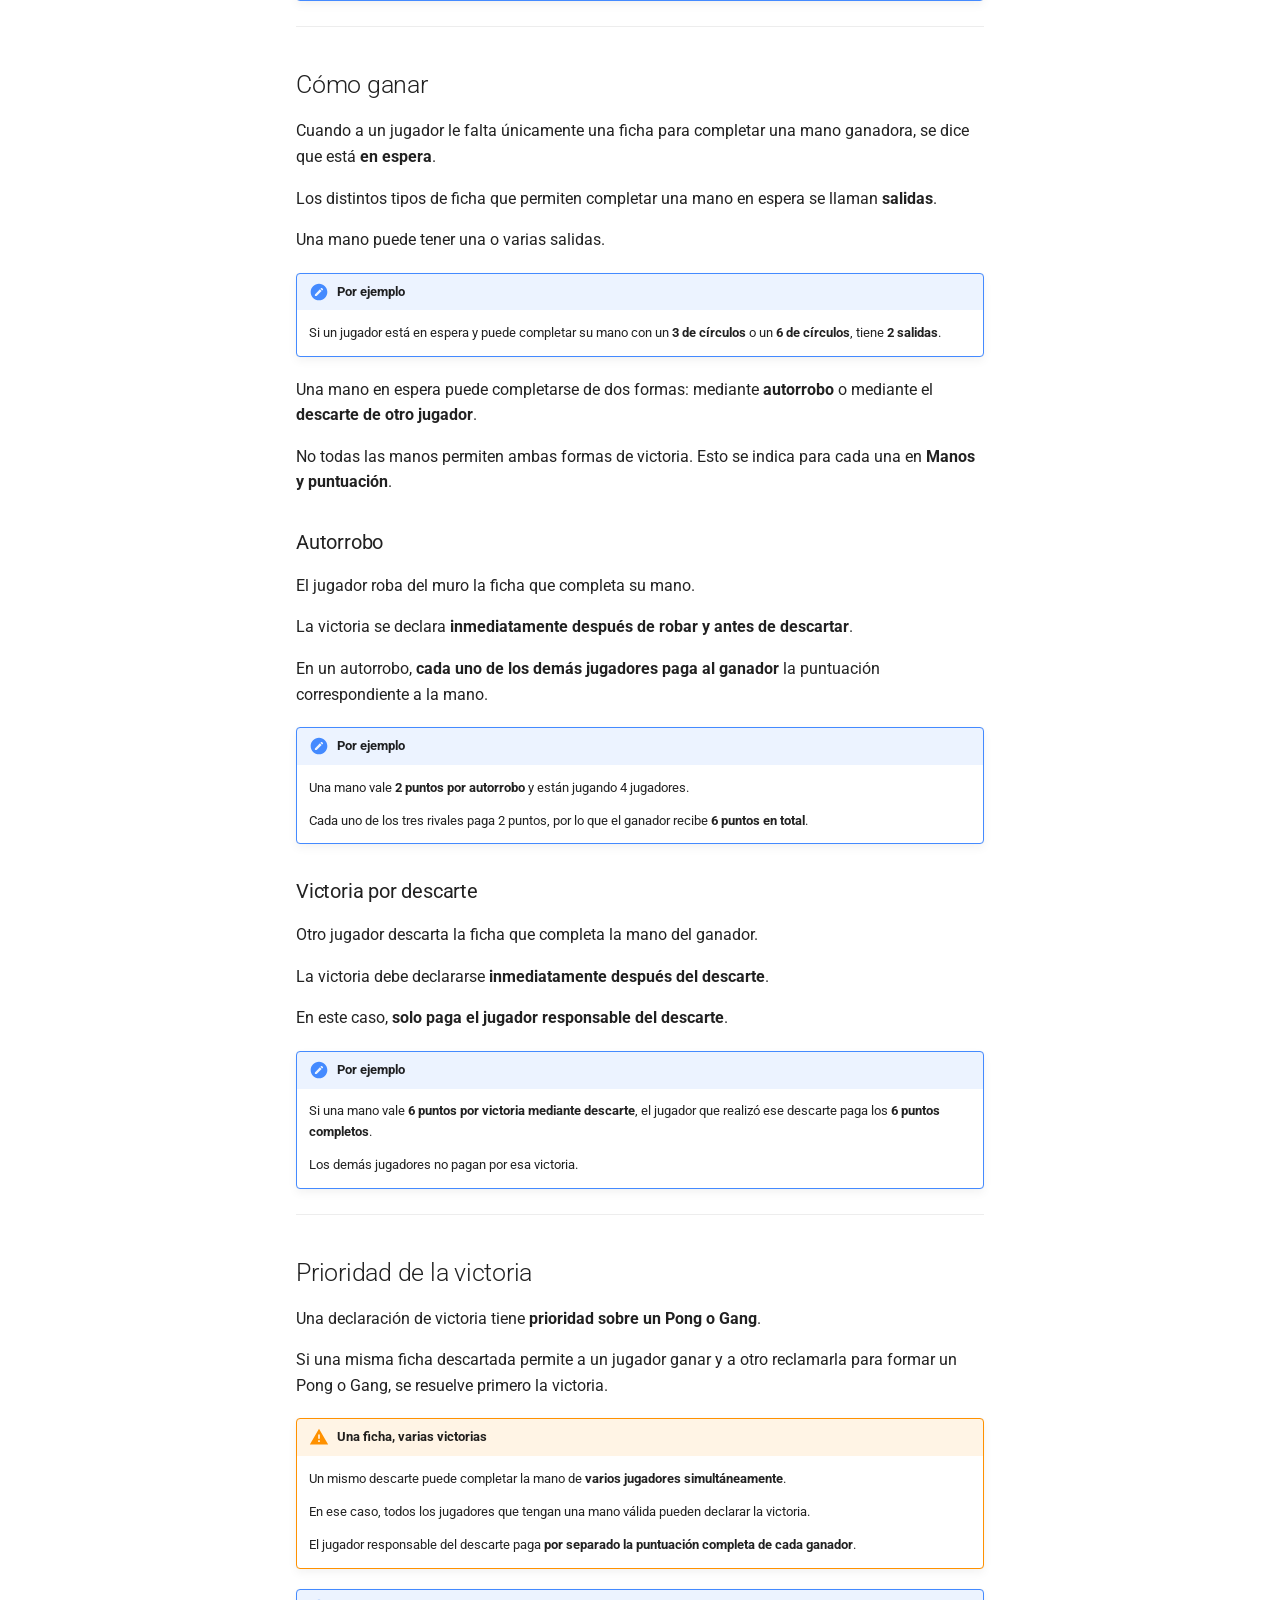
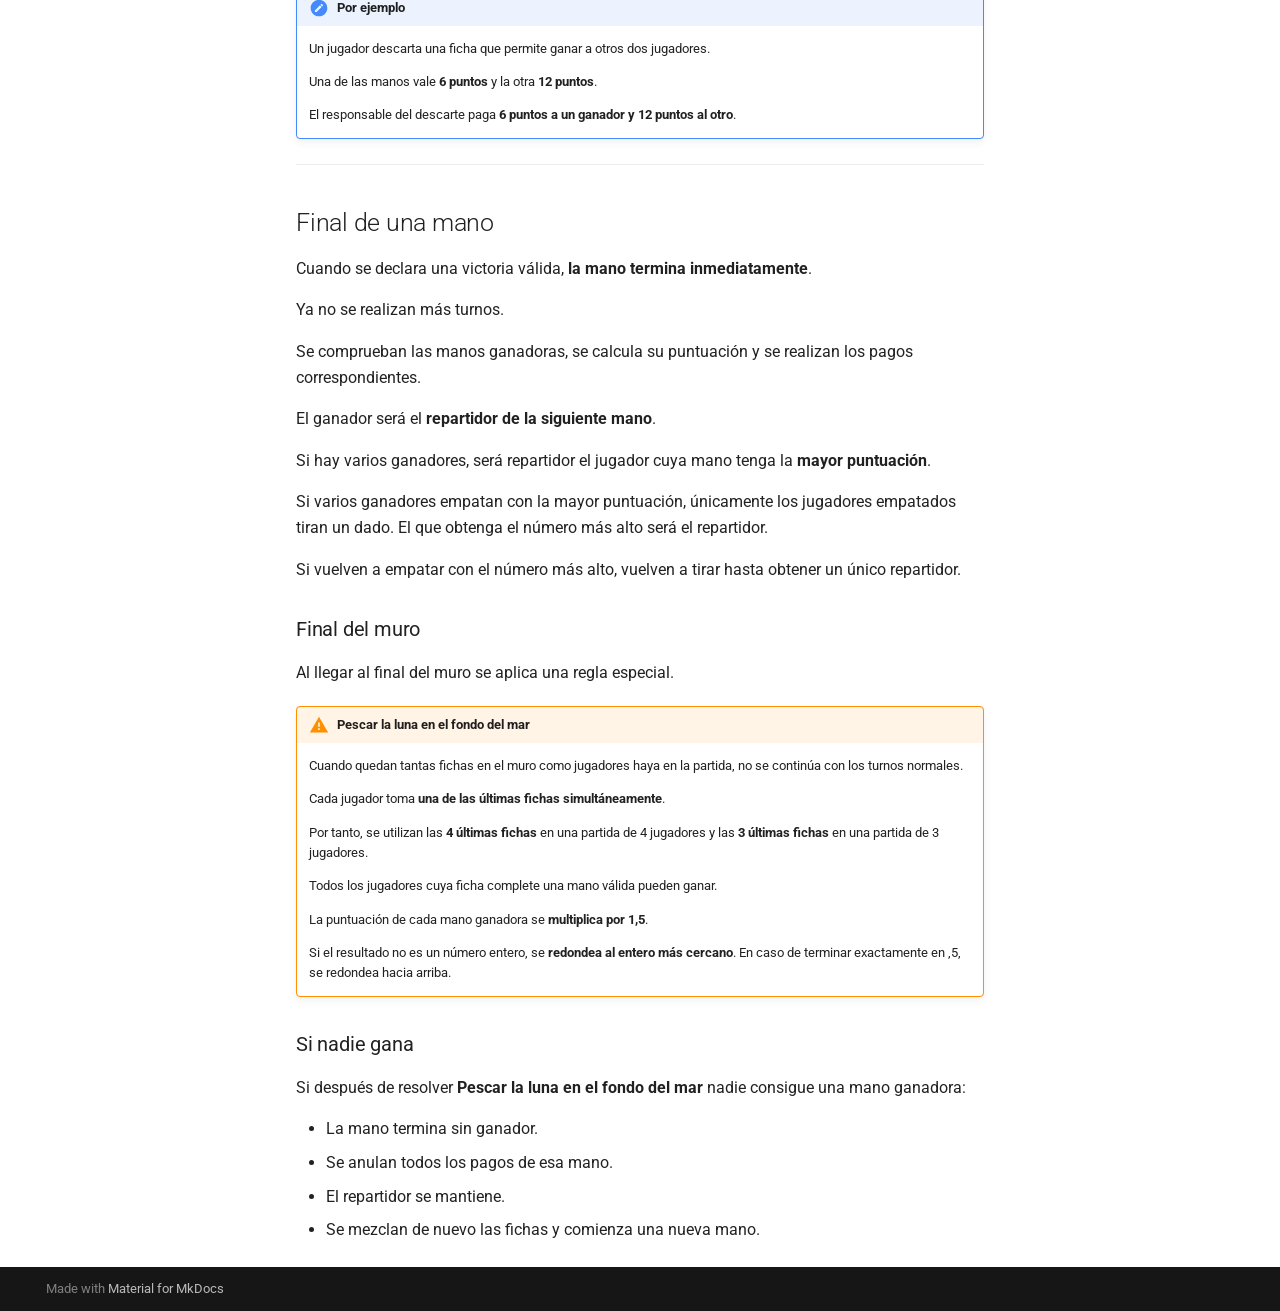
<file: 01-como-jugar/index.html>
<!doctype html>
<html lang="es" class="no-js">
  <head>
    
      <meta charset="utf-8">
      <meta name="viewport" content="width=device-width,initial-scale=1">
      
        <meta name="description" content="Reglamento de la variante familiar de Mahjong">
      
      
      
      
        <link rel="prev" href="..">
      
      
        <link rel="next" href="../02-pong-y-gang/">
      
      
        
      
      
      <link rel="icon" href="../assets/images/favicon.png">
      <meta name="generator" content="mkdocs-1.6.1, mkdocs-material-9.7.7">
    
    
      
        <title>Cómo jugar - Mahjong de la familia Xiang</title>
      
    
    
      <link rel="stylesheet" href="../assets/stylesheets/main.ec1eaa64.min.css">
      
      


    
    
      
    
    
      
        
        
        <link rel="preconnect" href="https://fonts.gstatic.com" crossorigin>
        <link rel="stylesheet" href="https://fonts.googleapis.com/css?family=Roboto:300,300i,400,400i,700,700i%7CRoboto+Mono:400,400i,700,700i&display=fallback">
        <style>:root{--md-text-font:"Roboto";--md-code-font:"Roboto Mono"}</style>
      
    
    
      <link rel="stylesheet" href="../assets/stylesheets/extra.css">
    
    <script>__md_scope=new URL("..",location),__md_hash=e=>[...e].reduce(((e,_)=>(e<<5)-e+_.charCodeAt(0)),0),__md_get=(e,_=localStorage,t=__md_scope)=>JSON.parse(_.getItem(t.pathname+"."+e)),__md_set=(e,_,t=localStorage,a=__md_scope)=>{try{t.setItem(a.pathname+"."+e,JSON.stringify(_))}catch(e){}}</script>
    
      

    
    
  </head>
  
  
    <body dir="ltr">
  
    
    <input class="md-toggle" data-md-toggle="drawer" type="checkbox" id="__drawer" autocomplete="off">
    <input class="md-toggle" data-md-toggle="search" type="checkbox" id="__search" autocomplete="off">
    <label class="md-overlay" for="__drawer"></label>
    <div data-md-component="skip">
      
        
        <a href="#como-jugar" class="md-skip">
          Saltar a contenido
        </a>
      
    </div>
    <div data-md-component="announce">
      
    </div>
    
    
      

  

<header class="md-header md-header--shadow" data-md-component="header">
  <nav class="md-header__inner md-grid" aria-label="Cabecera">
    <a href=".." title="Mahjong de la familia Xiang" class="md-header__button md-logo" aria-label="Mahjong de la familia Xiang" data-md-component="logo">
      
  
  <svg xmlns="http://www.w3.org/2000/svg" viewBox="0 0 24 24"><path d="M12 8a3 3 0 0 0 3-3 3 3 0 0 0-3-3 3 3 0 0 0-3 3 3 3 0 0 0 3 3m0 3.54C9.64 9.35 6.5 8 3 8v11c3.5 0 6.64 1.35 9 3.54 2.36-2.19 5.5-3.54 9-3.54V8c-3.5 0-6.64 1.35-9 3.54"/></svg>

    </a>
    <label class="md-header__button md-icon" for="__drawer">
      
      <svg xmlns="http://www.w3.org/2000/svg" viewBox="0 0 24 24"><path d="M3 6h18v2H3zm0 5h18v2H3zm0 5h18v2H3z"/></svg>
    </label>
    <div class="md-header__title" data-md-component="header-title">
      <div class="md-header__ellipsis">
        <div class="md-header__topic">
          <span class="md-ellipsis">
            Mahjong de la familia Xiang
          </span>
        </div>
        <div class="md-header__topic" data-md-component="header-topic">
          <span class="md-ellipsis">
            
              Cómo jugar
            
          </span>
        </div>
      </div>
    </div>
    
    
      <script>var palette=__md_get("__palette");if(palette&&palette.color){if("(prefers-color-scheme)"===palette.color.media){var media=matchMedia("(prefers-color-scheme: light)"),input=document.querySelector(media.matches?"[data-md-color-media='(prefers-color-scheme: light)']":"[data-md-color-media='(prefers-color-scheme: dark)']");palette.color.media=input.getAttribute("data-md-color-media"),palette.color.scheme=input.getAttribute("data-md-color-scheme"),palette.color.primary=input.getAttribute("data-md-color-primary"),palette.color.accent=input.getAttribute("data-md-color-accent")}for(var[key,value]of Object.entries(palette.color))document.body.setAttribute("data-md-color-"+key,value)}</script>
    
    
    
      
      
        <label class="md-header__button md-icon" for="__search">
          
          <svg xmlns="http://www.w3.org/2000/svg" viewBox="0 0 24 24"><path d="M9.5 3A6.5 6.5 0 0 1 16 9.5c0 1.61-.59 3.09-1.56 4.23l.27.27h.79l5 5-1.5 1.5-5-5v-.79l-.27-.27A6.52 6.52 0 0 1 9.5 16 6.5 6.5 0 0 1 3 9.5 6.5 6.5 0 0 1 9.5 3m0 2C7 5 5 7 5 9.5S7 14 9.5 14 14 12 14 9.5 12 5 9.5 5"/></svg>
        </label>
        <div class="md-search" data-md-component="search" role="dialog">
  <label class="md-search__overlay" for="__search"></label>
  <div class="md-search__inner" role="search">
    <form class="md-search__form" name="search">
      <input type="text" class="md-search__input" name="query" aria-label="Búsqueda" placeholder="Búsqueda" autocapitalize="off" autocorrect="off" autocomplete="off" spellcheck="false" data-md-component="search-query" required>
      <label class="md-search__icon md-icon" for="__search">
        
        <svg xmlns="http://www.w3.org/2000/svg" viewBox="0 0 24 24"><path d="M9.5 3A6.5 6.5 0 0 1 16 9.5c0 1.61-.59 3.09-1.56 4.23l.27.27h.79l5 5-1.5 1.5-5-5v-.79l-.27-.27A6.52 6.52 0 0 1 9.5 16 6.5 6.5 0 0 1 3 9.5 6.5 6.5 0 0 1 9.5 3m0 2C7 5 5 7 5 9.5S7 14 9.5 14 14 12 14 9.5 12 5 9.5 5"/></svg>
        
        <svg xmlns="http://www.w3.org/2000/svg" viewBox="0 0 24 24"><path d="M20 11v2H8l5.5 5.5-1.42 1.42L4.16 12l7.92-7.92L13.5 5.5 8 11z"/></svg>
      </label>
      <nav class="md-search__options" aria-label="Buscar">
        
        <button type="reset" class="md-search__icon md-icon" title="Limpiar" aria-label="Limpiar" tabindex="-1">
          
          <svg xmlns="http://www.w3.org/2000/svg" viewBox="0 0 24 24"><path d="M19 6.41 17.59 5 12 10.59 6.41 5 5 6.41 10.59 12 5 17.59 6.41 19 12 13.41 17.59 19 19 17.59 13.41 12z"/></svg>
        </button>
      </nav>
      
    </form>
    <div class="md-search__output">
      <div class="md-search__scrollwrap" tabindex="0" data-md-scrollfix>
        <div class="md-search-result" data-md-component="search-result">
          <div class="md-search-result__meta">
            Inicializando búsqueda
          </div>
          <ol class="md-search-result__list" role="presentation"></ol>
        </div>
      </div>
    </div>
  </div>
</div>
      
    
    
  </nav>
  
</header>
    
    <div class="md-container" data-md-component="container">
      
      
        
          
        
      
      <main class="md-main" data-md-component="main">
        <div class="md-main__inner md-grid">
          
            
              
              <div class="md-sidebar md-sidebar--primary" data-md-component="sidebar" data-md-type="navigation" >
                <div class="md-sidebar__scrollwrap">
                  <div class="md-sidebar__inner">
                    



<nav class="md-nav md-nav--primary" aria-label="Navegación" data-md-level="0">
  <label class="md-nav__title" for="__drawer">
    <a href=".." title="Mahjong de la familia Xiang" class="md-nav__button md-logo" aria-label="Mahjong de la familia Xiang" data-md-component="logo">
      
  
  <svg xmlns="http://www.w3.org/2000/svg" viewBox="0 0 24 24"><path d="M12 8a3 3 0 0 0 3-3 3 3 0 0 0-3-3 3 3 0 0 0-3 3 3 3 0 0 0 3 3m0 3.54C9.64 9.35 6.5 8 3 8v11c3.5 0 6.64 1.35 9 3.54 2.36-2.19 5.5-3.54 9-3.54V8c-3.5 0-6.64 1.35-9 3.54"/></svg>

    </a>
    Mahjong de la familia Xiang
  </label>
  
  <ul class="md-nav__list" data-md-scrollfix>
    
      
      
  
  
  
  
    <li class="md-nav__item">
      <a href=".." class="md-nav__link">
        
  
  
  <span class="md-ellipsis">
    
  
    Inicio
  

    
  </span>
  
  

      </a>
    </li>
  

    
      
      
  
  
    
  
  
  
    <li class="md-nav__item md-nav__item--active">
      
      <input class="md-nav__toggle md-toggle" type="checkbox" id="__toc">
      
      
        
      
      
        <label class="md-nav__link md-nav__link--active" for="__toc">
          
  
  
  <span class="md-ellipsis">
    
  
    Cómo jugar
  

    
  </span>
  
  

          <span class="md-nav__icon md-icon"></span>
        </label>
      
      <a href="./" class="md-nav__link md-nav__link--active">
        
  
  
  <span class="md-ellipsis">
    
  
    Cómo jugar
  

    
  </span>
  
  

      </a>
      
        

<nav class="md-nav md-nav--secondary" aria-label="Tabla de contenidos">
  
  
  
    
  
  
    <label class="md-nav__title" for="__toc">
      <span class="md-nav__icon md-icon"></span>
      Tabla de contenidos
    </label>
    <ul class="md-nav__list" data-md-component="toc" data-md-scrollfix>
      
        <li class="md-nav__item">
  <a href="#las-fichas" class="md-nav__link">
    <span class="md-ellipsis">
      
        Las fichas
      
    </span>
  </a>
  
    <nav class="md-nav" aria-label="Las fichas">
      <ul class="md-nav__list">
        
          <li class="md-nav__item">
  <a href="#caracteres" class="md-nav__link">
    <span class="md-ellipsis">
      
        Caracteres
      
    </span>
  </a>
  
</li>
        
          <li class="md-nav__item">
  <a href="#circulos" class="md-nav__link">
    <span class="md-ellipsis">
      
        Círculos
      
    </span>
  </a>
  
</li>
        
          <li class="md-nav__item">
  <a href="#bambu" class="md-nav__link">
    <span class="md-ellipsis">
      
        Bambú
      
    </span>
  </a>
  
</li>
        
          <li class="md-nav__item">
  <a href="#vientos" class="md-nav__link">
    <span class="md-ellipsis">
      
        Vientos
      
    </span>
  </a>
  
</li>
        
          <li class="md-nav__item">
  <a href="#dragones" class="md-nav__link">
    <span class="md-ellipsis">
      
        Dragones
      
    </span>
  </a>
  
</li>
        
      </ul>
    </nav>
  
</li>
      
        <li class="md-nav__item">
  <a href="#objetivo" class="md-nav__link">
    <span class="md-ellipsis">
      
        Objetivo
      
    </span>
  </a>
  
    <nav class="md-nav" aria-label="Objetivo">
      <ul class="md-nav__list">
        
          <li class="md-nav__item">
  <a href="#secuencia" class="md-nav__link">
    <span class="md-ellipsis">
      
        Secuencia
      
    </span>
  </a>
  
</li>
        
          <li class="md-nav__item">
  <a href="#trio" class="md-nav__link">
    <span class="md-ellipsis">
      
        Trío
      
    </span>
  </a>
  
</li>
        
          <li class="md-nav__item">
  <a href="#grupo-de-cuatro" class="md-nav__link">
    <span class="md-ellipsis">
      
        Grupo de cuatro
      
    </span>
  </a>
  
</li>
        
          <li class="md-nav__item">
  <a href="#pareja" class="md-nav__link">
    <span class="md-ellipsis">
      
        Pareja
      
    </span>
  </a>
  
</li>
        
      </ul>
    </nav>
  
</li>
      
        <li class="md-nav__item">
  <a href="#preparacion" class="md-nav__link">
    <span class="md-ellipsis">
      
        Preparación
      
    </span>
  </a>
  
    <nav class="md-nav" aria-label="Preparación">
      <ul class="md-nav__list">
        
          <li class="md-nav__item">
  <a href="#numero-de-jugadores" class="md-nav__link">
    <span class="md-ellipsis">
      
        Número de jugadores
      
    </span>
  </a>
  
</li>
        
          <li class="md-nav__item">
  <a href="#primer-repartidor" class="md-nav__link">
    <span class="md-ellipsis">
      
        Primer repartidor
      
    </span>
  </a>
  
</li>
        
      </ul>
    </nav>
  
</li>
      
        <li class="md-nav__item">
  <a href="#construccion-del-muro" class="md-nav__link">
    <span class="md-ellipsis">
      
        Construcción del muro
      
    </span>
  </a>
  
    <nav class="md-nav" aria-label="Construcción del muro">
      <ul class="md-nav__list">
        
          <li class="md-nav__item">
  <a href="#con-4-jugadores" class="md-nav__link">
    <span class="md-ellipsis">
      
        Con 4 jugadores
      
    </span>
  </a>
  
</li>
        
          <li class="md-nav__item">
  <a href="#con-3-jugadores" class="md-nav__link">
    <span class="md-ellipsis">
      
        Con 3 jugadores
      
    </span>
  </a>
  
</li>
        
          <li class="md-nav__item">
  <a href="#apertura-del-muro" class="md-nav__link">
    <span class="md-ellipsis">
      
        Apertura del muro
      
    </span>
  </a>
  
</li>
        
      </ul>
    </nav>
  
</li>
      
        <li class="md-nav__item">
  <a href="#direccion-del-juego" class="md-nav__link">
    <span class="md-ellipsis">
      
        Dirección del juego
      
    </span>
  </a>
  
</li>
      
        <li class="md-nav__item">
  <a href="#reparto-inicial" class="md-nav__link">
    <span class="md-ellipsis">
      
        Reparto inicial
      
    </span>
  </a>
  
</li>
      
        <li class="md-nav__item">
  <a href="#desarrollo-del-juego" class="md-nav__link">
    <span class="md-ellipsis">
      
        Desarrollo del juego
      
    </span>
  </a>
  
    <nav class="md-nav" aria-label="Desarrollo del juego">
      <ul class="md-nav__list">
        
          <li class="md-nav__item">
  <a href="#pong-y-gang" class="md-nav__link">
    <span class="md-ellipsis">
      
        Pong y Gang
      
    </span>
  </a>
  
</li>
        
          <li class="md-nav__item">
  <a href="#durante-tu-turno" class="md-nav__link">
    <span class="md-ellipsis">
      
        Durante tu turno
      
    </span>
  </a>
  
</li>
        
          <li class="md-nav__item">
  <a href="#durante-el-turno-de-otro-jugador" class="md-nav__link">
    <span class="md-ellipsis">
      
        Durante el turno de otro jugador
      
    </span>
  </a>
  
</li>
        
          <li class="md-nav__item">
  <a href="#inicio-de-la-mano" class="md-nav__link">
    <span class="md-ellipsis">
      
        Inicio de la mano
      
    </span>
  </a>
  
</li>
        
      </ul>
    </nav>
  
</li>
      
        <li class="md-nav__item">
  <a href="#como-ganar" class="md-nav__link">
    <span class="md-ellipsis">
      
        Cómo ganar
      
    </span>
  </a>
  
    <nav class="md-nav" aria-label="Cómo ganar">
      <ul class="md-nav__list">
        
          <li class="md-nav__item">
  <a href="#autorrobo" class="md-nav__link">
    <span class="md-ellipsis">
      
        Autorrobo
      
    </span>
  </a>
  
</li>
        
          <li class="md-nav__item">
  <a href="#victoria-por-descarte" class="md-nav__link">
    <span class="md-ellipsis">
      
        Victoria por descarte
      
    </span>
  </a>
  
</li>
        
      </ul>
    </nav>
  
</li>
      
        <li class="md-nav__item">
  <a href="#prioridad-de-la-victoria" class="md-nav__link">
    <span class="md-ellipsis">
      
        Prioridad de la victoria
      
    </span>
  </a>
  
</li>
      
        <li class="md-nav__item">
  <a href="#final-de-una-mano" class="md-nav__link">
    <span class="md-ellipsis">
      
        Final de una mano
      
    </span>
  </a>
  
    <nav class="md-nav" aria-label="Final de una mano">
      <ul class="md-nav__list">
        
          <li class="md-nav__item">
  <a href="#final-del-muro" class="md-nav__link">
    <span class="md-ellipsis">
      
        Final del muro
      
    </span>
  </a>
  
</li>
        
          <li class="md-nav__item">
  <a href="#si-nadie-gana" class="md-nav__link">
    <span class="md-ellipsis">
      
        Si nadie gana
      
    </span>
  </a>
  
</li>
        
      </ul>
    </nav>
  
</li>
      
    </ul>
  
</nav>
      
    </li>
  

    
      
      
  
  
  
  
    <li class="md-nav__item">
      <a href="../02-pong-y-gang/" class="md-nav__link">
        
  
  
  <span class="md-ellipsis">
    
  
    Pong y Gang
  

    
  </span>
  
  

      </a>
    </li>
  

    
      
      
  
  
  
  
    <li class="md-nav__item">
      <a href="../03-manos-y-puntuacion/" class="md-nav__link">
        
  
  
  <span class="md-ellipsis">
    
  
    Manos y puntuacion
  

    
  </span>
  
  

      </a>
    </li>
  

    
      
      
  
  
  
  
    <li class="md-nav__item">
      <a href="../04-resumen/" class="md-nav__link">
        
  
  
  <span class="md-ellipsis">
    
  
    Resumen
  

    
  </span>
  
  

      </a>
    </li>
  

    
      
      
  
  
  
  
    <li class="md-nav__item">
      <a href="../05-consejos-y-estrategia/" class="md-nav__link">
        
  
  
  <span class="md-ellipsis">
    
  
    Consejos y estrategia
  

    
  </span>
  
  

      </a>
    </li>
  

    
  </ul>
</nav>
                  </div>
                </div>
              </div>
            
            
              
              <div class="md-sidebar md-sidebar--secondary" data-md-component="sidebar" data-md-type="toc" >
                <div class="md-sidebar__scrollwrap">
                  <div class="md-sidebar__inner">
                    

<nav class="md-nav md-nav--secondary" aria-label="Tabla de contenidos">
  
  
  
    
  
  
    <label class="md-nav__title" for="__toc">
      <span class="md-nav__icon md-icon"></span>
      Tabla de contenidos
    </label>
    <ul class="md-nav__list" data-md-component="toc" data-md-scrollfix>
      
        <li class="md-nav__item">
  <a href="#las-fichas" class="md-nav__link">
    <span class="md-ellipsis">
      
        Las fichas
      
    </span>
  </a>
  
    <nav class="md-nav" aria-label="Las fichas">
      <ul class="md-nav__list">
        
          <li class="md-nav__item">
  <a href="#caracteres" class="md-nav__link">
    <span class="md-ellipsis">
      
        Caracteres
      
    </span>
  </a>
  
</li>
        
          <li class="md-nav__item">
  <a href="#circulos" class="md-nav__link">
    <span class="md-ellipsis">
      
        Círculos
      
    </span>
  </a>
  
</li>
        
          <li class="md-nav__item">
  <a href="#bambu" class="md-nav__link">
    <span class="md-ellipsis">
      
        Bambú
      
    </span>
  </a>
  
</li>
        
          <li class="md-nav__item">
  <a href="#vientos" class="md-nav__link">
    <span class="md-ellipsis">
      
        Vientos
      
    </span>
  </a>
  
</li>
        
          <li class="md-nav__item">
  <a href="#dragones" class="md-nav__link">
    <span class="md-ellipsis">
      
        Dragones
      
    </span>
  </a>
  
</li>
        
      </ul>
    </nav>
  
</li>
      
        <li class="md-nav__item">
  <a href="#objetivo" class="md-nav__link">
    <span class="md-ellipsis">
      
        Objetivo
      
    </span>
  </a>
  
    <nav class="md-nav" aria-label="Objetivo">
      <ul class="md-nav__list">
        
          <li class="md-nav__item">
  <a href="#secuencia" class="md-nav__link">
    <span class="md-ellipsis">
      
        Secuencia
      
    </span>
  </a>
  
</li>
        
          <li class="md-nav__item">
  <a href="#trio" class="md-nav__link">
    <span class="md-ellipsis">
      
        Trío
      
    </span>
  </a>
  
</li>
        
          <li class="md-nav__item">
  <a href="#grupo-de-cuatro" class="md-nav__link">
    <span class="md-ellipsis">
      
        Grupo de cuatro
      
    </span>
  </a>
  
</li>
        
          <li class="md-nav__item">
  <a href="#pareja" class="md-nav__link">
    <span class="md-ellipsis">
      
        Pareja
      
    </span>
  </a>
  
</li>
        
      </ul>
    </nav>
  
</li>
      
        <li class="md-nav__item">
  <a href="#preparacion" class="md-nav__link">
    <span class="md-ellipsis">
      
        Preparación
      
    </span>
  </a>
  
    <nav class="md-nav" aria-label="Preparación">
      <ul class="md-nav__list">
        
          <li class="md-nav__item">
  <a href="#numero-de-jugadores" class="md-nav__link">
    <span class="md-ellipsis">
      
        Número de jugadores
      
    </span>
  </a>
  
</li>
        
          <li class="md-nav__item">
  <a href="#primer-repartidor" class="md-nav__link">
    <span class="md-ellipsis">
      
        Primer repartidor
      
    </span>
  </a>
  
</li>
        
      </ul>
    </nav>
  
</li>
      
        <li class="md-nav__item">
  <a href="#construccion-del-muro" class="md-nav__link">
    <span class="md-ellipsis">
      
        Construcción del muro
      
    </span>
  </a>
  
    <nav class="md-nav" aria-label="Construcción del muro">
      <ul class="md-nav__list">
        
          <li class="md-nav__item">
  <a href="#con-4-jugadores" class="md-nav__link">
    <span class="md-ellipsis">
      
        Con 4 jugadores
      
    </span>
  </a>
  
</li>
        
          <li class="md-nav__item">
  <a href="#con-3-jugadores" class="md-nav__link">
    <span class="md-ellipsis">
      
        Con 3 jugadores
      
    </span>
  </a>
  
</li>
        
          <li class="md-nav__item">
  <a href="#apertura-del-muro" class="md-nav__link">
    <span class="md-ellipsis">
      
        Apertura del muro
      
    </span>
  </a>
  
</li>
        
      </ul>
    </nav>
  
</li>
      
        <li class="md-nav__item">
  <a href="#direccion-del-juego" class="md-nav__link">
    <span class="md-ellipsis">
      
        Dirección del juego
      
    </span>
  </a>
  
</li>
      
        <li class="md-nav__item">
  <a href="#reparto-inicial" class="md-nav__link">
    <span class="md-ellipsis">
      
        Reparto inicial
      
    </span>
  </a>
  
</li>
      
        <li class="md-nav__item">
  <a href="#desarrollo-del-juego" class="md-nav__link">
    <span class="md-ellipsis">
      
        Desarrollo del juego
      
    </span>
  </a>
  
    <nav class="md-nav" aria-label="Desarrollo del juego">
      <ul class="md-nav__list">
        
          <li class="md-nav__item">
  <a href="#pong-y-gang" class="md-nav__link">
    <span class="md-ellipsis">
      
        Pong y Gang
      
    </span>
  </a>
  
</li>
        
          <li class="md-nav__item">
  <a href="#durante-tu-turno" class="md-nav__link">
    <span class="md-ellipsis">
      
        Durante tu turno
      
    </span>
  </a>
  
</li>
        
          <li class="md-nav__item">
  <a href="#durante-el-turno-de-otro-jugador" class="md-nav__link">
    <span class="md-ellipsis">
      
        Durante el turno de otro jugador
      
    </span>
  </a>
  
</li>
        
          <li class="md-nav__item">
  <a href="#inicio-de-la-mano" class="md-nav__link">
    <span class="md-ellipsis">
      
        Inicio de la mano
      
    </span>
  </a>
  
</li>
        
      </ul>
    </nav>
  
</li>
      
        <li class="md-nav__item">
  <a href="#como-ganar" class="md-nav__link">
    <span class="md-ellipsis">
      
        Cómo ganar
      
    </span>
  </a>
  
    <nav class="md-nav" aria-label="Cómo ganar">
      <ul class="md-nav__list">
        
          <li class="md-nav__item">
  <a href="#autorrobo" class="md-nav__link">
    <span class="md-ellipsis">
      
        Autorrobo
      
    </span>
  </a>
  
</li>
        
          <li class="md-nav__item">
  <a href="#victoria-por-descarte" class="md-nav__link">
    <span class="md-ellipsis">
      
        Victoria por descarte
      
    </span>
  </a>
  
</li>
        
      </ul>
    </nav>
  
</li>
      
        <li class="md-nav__item">
  <a href="#prioridad-de-la-victoria" class="md-nav__link">
    <span class="md-ellipsis">
      
        Prioridad de la victoria
      
    </span>
  </a>
  
</li>
      
        <li class="md-nav__item">
  <a href="#final-de-una-mano" class="md-nav__link">
    <span class="md-ellipsis">
      
        Final de una mano
      
    </span>
  </a>
  
    <nav class="md-nav" aria-label="Final de una mano">
      <ul class="md-nav__list">
        
          <li class="md-nav__item">
  <a href="#final-del-muro" class="md-nav__link">
    <span class="md-ellipsis">
      
        Final del muro
      
    </span>
  </a>
  
</li>
        
          <li class="md-nav__item">
  <a href="#si-nadie-gana" class="md-nav__link">
    <span class="md-ellipsis">
      
        Si nadie gana
      
    </span>
  </a>
  
</li>
        
      </ul>
    </nav>
  
</li>
      
    </ul>
  
</nav>
                  </div>
                </div>
              </div>
            
          
          
            <div class="md-content" data-md-component="content">
              
              <article class="md-content__inner md-typeset">
                
                  



<h1 id="como-jugar">Cómo jugar</h1>
<p>Esta sección contiene todo lo necesario para preparar una partida y entender el funcionamiento básico del juego.</p>
<hr />
<h2 id="las-fichas">Las fichas</h2>
<p>Se juega con <strong>136 fichas</strong>. Cada ficha aparece <strong>4 veces</strong>.</p>
<p>Hay tres palos numerados del <strong>1 al 9</strong>:</p>
<h3 id="caracteres">Caracteres</h3>
<div class="tile-row">
  <img src="../assets/tiles/Mpu1m.png">
  <img src="../assets/tiles/Mpu2m.png">
  <img src="../assets/tiles/Mpu3m.png">
  <img src="../assets/tiles/Mpu4m.png">
  <img src="../assets/tiles/Mpu5m.png">
  <img src="../assets/tiles/Mpu6m.png">
  <img src="../assets/tiles/Mpu7m.png">
  <img src="../assets/tiles/Mpu8m.png">
  <img src="../assets/tiles/Mpu9m.png">
</div>

<h3 id="circulos">Círculos</h3>
<div class="tile-row">
  <img src="../assets/tiles/Mpu1p.png">
  <img src="../assets/tiles/Mpu2p.png">
  <img src="../assets/tiles/Mpu3p.png">
  <img src="../assets/tiles/Mpu4p.png">
  <img src="../assets/tiles/Mpu5p.png">
  <img src="../assets/tiles/Mpu6p.png">
  <img src="../assets/tiles/Mpu7p.png">
  <img src="../assets/tiles/Mpu8p.png">
  <img src="../assets/tiles/Mpu9p.png">
</div>

<h3 id="bambu">Bambú</h3>
<div class="tile-row">
  <img src="../assets/tiles/Mpu1s.png">
  <img src="../assets/tiles/Mpu2s.png">
  <img src="../assets/tiles/Mpu3s.png">
  <img src="../assets/tiles/Mpu4s.png">
  <img src="../assets/tiles/Mpu5s.png">
  <img src="../assets/tiles/Mpu6s.png">
  <img src="../assets/tiles/Mpu7s.png">
  <img src="../assets/tiles/Mpu8s.png">
  <img src="../assets/tiles/Mpu9s.png">
</div>

<p>Además, existen <strong>7 tipos de honores</strong>.</p>
<h3 id="vientos">Vientos</h3>
<div class="tile-row">
  <div class="tile-labelled">
    <img src="../assets/tiles/Mpu1z.png">
    <span>Este</span>
  </div>
  <div class="tile-labelled">
    <img src="../assets/tiles/Mpu2z.png">
    <span>Sur</span>
  </div>
  <div class="tile-labelled">
    <img src="../assets/tiles/Mpu3z.png">
    <span>Oeste</span>
  </div>
  <div class="tile-labelled">
    <img src="../assets/tiles/Mpu4z.png">
    <span>Norte</span>
  </div>
</div>

<h3 id="dragones">Dragones</h3>
<div class="tile-row">
  <div class="tile-labelled">
    <img src="../assets/tiles/Mpu5z.png">
    <span>Blanco</span>
  </div>
  <div class="tile-labelled">
    <img src="../assets/tiles/Mpu6z.png">
    <span>Verde</span>
  </div>
  <div class="tile-labelled">
    <img src="../assets/tiles/Mpu7z.png">
    <span>Rojo</span>
  </div>
</div>

<p>Los honores no tienen una secuencia numérica y, por tanto, <strong>no pueden formar secuencias</strong>.</p>
<hr />
<h2 id="objetivo">Objetivo</h2>
<p>El objetivo es completar una <strong>mano ganadora</strong>.</p>
<p>La estructura normal de una mano ganadora es:</p>
<ul>
<li><strong>4 grupos</strong></li>
<li><strong>1 pareja</strong></li>
</ul>
<p>Cada grupo puede ser una <strong>secuencia</strong>, un <strong>trío</strong> o un <strong>grupo de cuatro fichas iguales</strong>.</p>
<h3 id="secuencia">Secuencia</h3>
<p>Tres fichas consecutivas del mismo palo.</p>
<div class="tile-row">
  <img src="../assets/tiles/Mpu2m.png">
  <img src="../assets/tiles/Mpu3m.png">
  <img src="../assets/tiles/Mpu4m.png">
</div>

<h3 id="trio">Trío</h3>
<p>Tres fichas exactamente iguales.</p>
<div class="tile-row">
  <img src="../assets/tiles/Mpu7p.png">
  <img src="../assets/tiles/Mpu7p.png">
  <img src="../assets/tiles/Mpu7p.png">
</div>

<h3 id="grupo-de-cuatro">Grupo de cuatro</h3>
<p>Cuatro fichas exactamente iguales.</p>
<div class="tile-row">
  <img src="../assets/tiles/Mpu4s.png">
  <img src="../assets/tiles/Mpu4s.png">
  <img src="../assets/tiles/Mpu4s.png">
  <img src="../assets/tiles/Mpu4s.png">
</div>

<p>Un grupo de cuatro fichas iguales cuenta como <strong>un único grupo</strong>.</p>
<p>Más adelante veremos cómo estos grupos pueden declararse como <strong>Gang</strong> durante la partida.</p>
<h3 id="pareja">Pareja</h3>
<p>Dos fichas exactamente iguales.</p>
<div class="tile-row">
  <img src="../assets/tiles/Mpu2z.png">
  <img src="../assets/tiles/Mpu2z.png">
</div>

<div class="admonition note">
<p class="admonition-title">Ten en cuenta</p>
<p>Algunas manos ganadoras tienen una estructura diferente y no necesitan estar formadas por 4 grupos y 1 pareja.</p>
<p>Estas manos se explican en <strong>Manos y puntuación</strong>.</p>
</div>
<div class="admonition warning">
<p class="admonition-title">Importante</p>
<p>No se puede utilizar el descarte de otro jugador para completar una secuencia.</p>
<p>Los descartes de otros jugadores sí pueden utilizarse para completar determinados grupos mediante acciones llamadas <strong>Pong y Gang</strong>, que se explican más adelante.</p>
</div>
<hr />
<h2 id="preparacion">Preparación</h2>
<h3 id="numero-de-jugadores">Número de jugadores</h3>
<p>Se puede jugar con <strong>3 o 4 jugadores</strong>, siendo <strong>4 jugadores la configuración recomendada</strong>.</p>
<p>La partida no tiene una duración fija. Se juegan tantas manos como se quiera y termina cuando los jugadores decidan dejar de jugar.</p>
<h3 id="primer-repartidor">Primer repartidor</h3>
<p>Al comenzar la partida, cada jugador tira <strong>un dado</strong>.</p>
<p>El jugador que obtenga el número más alto será el primer repartidor.</p>
<p>Si varios jugadores empatan con el número más alto, únicamente los jugadores empatados vuelven a tirar. Se repite hasta obtener un único repartidor.</p>
<p>En las siguientes manos:</p>
<ul>
<li>Si hay un ganador, <strong>será el repartidor de la siguiente mano</strong>.</li>
<li>Si hay varios ganadores, el repartidor se determina según la regla explicada en <strong>Final de una mano</strong>.</li>
<li>Si nadie gana, <strong>se mantiene el repartidor actual</strong>.</li>
</ul>
<hr />
<h2 id="construccion-del-muro">Construcción del muro</h2>
<p>Todas las fichas se colocan boca abajo y se mezclan.</p>
<p>Después se construyen <strong>4 muros</strong>.</p>
<p>Cada muro está formado por:</p>
<ul>
<li><strong>17 fichas de largo</strong></li>
<li><strong>2 fichas de alto</strong></li>
</ul>
<p>Cada muro contiene 34 fichas. Entre los cuatro muros se utilizan las <strong>136 fichas</strong>.</p>
<h3 id="con-4-jugadores">Con 4 jugadores</h3>
<p>Cada jugador construye el muro situado delante de él.</p>
<h3 id="con-3-jugadores">Con 3 jugadores</h3>
<p>También se construyen los <strong>4 muros completos</strong>.</p>
<p>Cada jugador construye el muro situado delante de él y el cuarto muro se construye entre los jugadores.</p>
<h3 id="apertura-del-muro">Apertura del muro</h3>
<p>Una vez construidos los cuatro muros, el <strong>repartidor tira un dado</strong> para determinar por dónde comienza el reparto.</p>
<ol>
<li>Se toma el número obtenido en el dado.</li>
<li>Empezando por el muro del propio repartidor, se cuentan los muros en <strong>sentido antihorario</strong>.</li>
<li>En el muro seleccionado, se cuentan tantas columnas como indique el dado, esta vez en <strong>sentido horario</strong>.</li>
<li>El muro se separa en ese punto.</li>
<li>El repartidor comienza a tomar las fichas a partir de esa apertura.</li>
</ol>
<div class="admonition note">
<p class="admonition-title">Por ejemplo</p>
<p>Si el repartidor obtiene un <strong>3</strong>, cuenta tres muros en sentido antihorario empezando por el suyo.</p>
<p>En el muro seleccionado cuenta <strong>3 columnas en sentido horario</strong>, separa el muro en ese punto y comienza el reparto desde la apertura.</p>
</div>
<hr />
<h2 id="direccion-del-juego">Dirección del juego</h2>
<p>Durante la partida hay que distinguir dos direcciones:</p>
<ul>
<li>El muro se recorre en <strong>sentido horario</strong>.</li>
<li>Los turnos avanzan en <strong>sentido antihorario</strong>.</li>
</ul>
<div class="admonition note">
<p class="admonition-title">Ten en cuenta</p>
<p><strong>Las fichas se roban siguiendo las agujas del reloj, pero los jugadores juegan en sentido contrario.</strong></p>
</div>
<hr />
<h2 id="reparto-inicial">Reparto inicial</h2>
<p>El reparto se realiza directamente desde el muro.</p>
<p>Las fichas se toman inicialmente en grupos de <strong>4</strong>.</p>
<p>Cada jugador toma:</p>
<ol>
<li><strong>4 fichas</strong>.</li>
<li>Otras <strong>4 fichas</strong>.</li>
<li>Otras <strong>4 fichas</strong>.</li>
</ol>
<p>Después de estas tres vueltas, cada jugador tiene <strong>12 fichas</strong>.</p>
<p>A continuación, cada jugador toma <strong>1 ficha más</strong>, llegando a 13.</p>
<p>Finalmente, el repartidor toma <strong>una ficha adicional</strong>.</p>
<table>
<thead>
<tr>
<th>Jugador</th>
<th style="text-align: right;">Fichas iniciales</th>
</tr>
</thead>
<tbody>
<tr>
<td>Repartidor</td>
<td style="text-align: right;"><strong>14</strong></td>
</tr>
<tr>
<td>Demás jugadores</td>
<td style="text-align: right;"><strong>13</strong></td>
</tr>
</tbody>
</table>
<hr />
<h2 id="desarrollo-del-juego">Desarrollo del juego</h2>
<p>Durante la mano, cada jugador va construyendo su mano mediante el ciclo de <strong>robar y descartar fichas</strong>.</p>
<p>Las secuencias, tríos y parejas pueden formarse simplemente conservando las fichas necesarias que se van robando. Estos grupos permanecen en la mano del jugador y no es necesario declararlos.</p>
<p>Además, existen <strong>Pong y Gang</strong>, que permiten formar determinados grupos mediante acciones especiales durante la partida.</p>
<div class="admonition note">
<p class="admonition-title">Ten en cuenta</p>
<p>Una secuencia, un trío o una pareja que hayas formado con tus propios robos <strong>no se declara ni se coloca sobre la mesa</strong>. Las fichas simplemente permanecen en tu mano hasta el final.</p>
</div>
<h3 id="pong-y-gang">Pong y Gang</h3>
<p>Durante el juego existen dos acciones que permiten formar grupos de una forma distinta a simplemente robar las fichas necesarias.</p>
<p>Un <strong>Pong</strong> consiste en reclamar la ficha que acaba de descartar otro jugador para completar un trío.</p>
<p>Un <strong>Gang</strong> está formado por cuatro fichas iguales. Dependiendo de cómo se consiga, puede declararse durante el propio turno o utilizando el descarte de otro jugador.</p>
<p>Por ahora basta con conocer estas dos acciones. Los distintos tipos de Gang, cuándo puede declararse cada uno, su colocación y sus pagos se explican en detalle en <strong>Pong y Gang</strong>.</p>
<div class="admonition warning">
<p class="admonition-title">Importante</p>
<p>Un descarte puede utilizarse para hacer Pong o determinados tipos de Gang, pero <strong>nunca para completar una secuencia</strong>.</p>
</div>
<h3 id="durante-tu-turno">Durante tu turno</h3>
<p>Normalmente, un turno sigue este orden:</p>
<ol>
<li><strong>Robar 1 ficha</strong> del muro.</li>
<li><strong>Actuar</strong>, si corresponde.</li>
<li><strong>Descartar 1 ficha</strong>.</li>
</ol>
<div class="admonition note">
<p class="admonition-title">En resumen</p>
<p><strong>Robar → actuar → descartar</strong></p>
<p>Cuando, siguiendo el orden normal de juego, todos los jugadores han tenido un turno, se ha completado una <strong>ronda</strong>.</p>
</div>
<p>Durante la fase de actuar, el jugador puede, entre otras posibilidades:</p>
<ul>
<li>Declarar determinados tipos de <strong>Gang</strong>.</li>
<li>Declarar una <strong>victoria</strong> si la ficha robada completa su mano.</li>
<li>No realizar ninguna acción y continuar directamente con el descarte.</li>
</ul>
<h3 id="durante-el-turno-de-otro-jugador">Durante el turno de otro jugador</h3>
<p>Un jugador también puede actuar como respuesta a una ficha que otro jugador acaba de descartar.</p>
<p>Dependiendo de la situación, puede:</p>
<ul>
<li>Hacer <strong>Pong</strong>.</li>
<li>Hacer un <strong>Gang</strong> utilizando el descarte.</li>
<li>Declarar una <strong>victoria</strong> con ese descarte.</li>
</ul>
<p>Por tanto, aunque los turnos siguen un orden, <strong>hay acciones que pueden realizarse durante el turno de otro jugador</strong>.</p>
<div class="admonition note">
<p class="admonition-title">Ten en cuenta</p>
<p>Reclamar un descarte mediante Pong o Gang puede alterar el orden normal de juego y hacer que se salten uno o varios jugadores.</p>
<p>Su funcionamiento se explica en detalle en <strong>Pong y Gang</strong>.</p>
</div>
<h3 id="inicio-de-la-mano">Inicio de la mano</h3>
<p>Durante los primeros turnos puede producirse una regla especial relacionada con los descartes.</p>
<div class="admonition warning">
<p class="admonition-title">Seguir la corriente</p>
<p>Si el <strong>primer descarte de un jugador</strong> es seguido, de forma consecutiva, por los otros tres jugadores descartando exactamente la misma ficha, el jugador que inició la secuencia paga <strong>1 punto a cada uno de ellos</strong>.</p>
<p>Solo el descarte que inicia la secuencia tiene que ser el <strong>primer descarte de ese jugador</strong>. Los otros jugadores pueden haber descartado anteriormente.</p>
<p>Esta regla solo puede producirse mientras no se haya realizado ningún <strong>Pong o Gang abierto</strong>.</p>
<p>En cuanto se realiza un Pong o Gang abierto, <strong>Seguir la corriente deja de poder activarse durante el resto de la mano</strong>.</p>
</div>
<div class="admonition note">
<p class="admonition-title">Por ejemplo</p>
<p>C realiza su primer descarte y tira un <strong>5 de bambú</strong>.</p>
<p>Después D, A y B descartan consecutivamente también un <strong>5 de bambú</strong>.</p>
<p>C paga <strong>1 punto a cada uno de los otros tres jugadores</strong>.</p>
</div>
<hr />
<h2 id="como-ganar">Cómo ganar</h2>
<p>Cuando a un jugador le falta únicamente una ficha para completar una mano ganadora, se dice que está <strong>en espera</strong>.</p>
<p>Los distintos tipos de ficha que permiten completar una mano en espera se llaman <strong>salidas</strong>.</p>
<p>Una mano puede tener una o varias salidas.</p>
<div class="admonition note">
<p class="admonition-title">Por ejemplo</p>
<p>Si un jugador está en espera y puede completar su mano con un <strong>3 de círculos</strong> o un <strong>6 de círculos</strong>, tiene <strong>2 salidas</strong>.</p>
</div>
<p>Una mano en espera puede completarse de dos formas: mediante <strong>autorrobo</strong> o mediante el <strong>descarte de otro jugador</strong>.</p>
<p>No todas las manos permiten ambas formas de victoria. Esto se indica para cada una en <strong>Manos y puntuación</strong>.</p>
<h3 id="autorrobo">Autorrobo</h3>
<p>El jugador roba del muro la ficha que completa su mano.</p>
<p>La victoria se declara <strong>inmediatamente después de robar y antes de descartar</strong>.</p>
<p>En un autorrobo, <strong>cada uno de los demás jugadores paga al ganador</strong> la puntuación correspondiente a la mano.</p>
<div class="admonition note">
<p class="admonition-title">Por ejemplo</p>
<p>Una mano vale <strong>2 puntos por autorrobo</strong> y están jugando 4 jugadores.</p>
<p>Cada uno de los tres rivales paga 2 puntos, por lo que el ganador recibe <strong>6 puntos en total</strong>.</p>
</div>
<h3 id="victoria-por-descarte">Victoria por descarte</h3>
<p>Otro jugador descarta la ficha que completa la mano del ganador.</p>
<p>La victoria debe declararse <strong>inmediatamente después del descarte</strong>.</p>
<p>En este caso, <strong>solo paga el jugador responsable del descarte</strong>.</p>
<div class="admonition note">
<p class="admonition-title">Por ejemplo</p>
<p>Si una mano vale <strong>6 puntos por victoria mediante descarte</strong>, el jugador que realizó ese descarte paga los <strong>6 puntos completos</strong>.</p>
<p>Los demás jugadores no pagan por esa victoria.</p>
</div>
<hr />
<h2 id="prioridad-de-la-victoria">Prioridad de la victoria</h2>
<p>Una declaración de victoria tiene <strong>prioridad sobre un Pong o Gang</strong>.</p>
<p>Si una misma ficha descartada permite a un jugador ganar y a otro reclamarla para formar un Pong o Gang, se resuelve primero la victoria.</p>
<div class="admonition warning">
<p class="admonition-title">Una ficha, varias victorias</p>
<p>Un mismo descarte puede completar la mano de <strong>varios jugadores simultáneamente</strong>.</p>
<p>En ese caso, todos los jugadores que tengan una mano válida pueden declarar la victoria.</p>
<p>El jugador responsable del descarte paga <strong>por separado la puntuación completa de cada ganador</strong>.</p>
</div>
<div class="admonition note">
<p class="admonition-title">Por ejemplo</p>
<p>Un jugador descarta una ficha que permite ganar a otros dos jugadores.</p>
<p>Una de las manos vale <strong>6 puntos</strong> y la otra <strong>12 puntos</strong>.</p>
<p>El responsable del descarte paga <strong>6 puntos a un ganador y 12 puntos al otro</strong>.</p>
</div>
<hr />
<h2 id="final-de-una-mano">Final de una mano</h2>
<p>Cuando se declara una victoria válida, <strong>la mano termina inmediatamente</strong>.</p>
<p>Ya no se realizan más turnos.</p>
<p>Se comprueban las manos ganadoras, se calcula su puntuación y se realizan los pagos correspondientes.</p>
<p>El ganador será el <strong>repartidor de la siguiente mano</strong>.</p>
<p>Si hay varios ganadores, será repartidor el jugador cuya mano tenga la <strong>mayor puntuación</strong>.</p>
<p>Si varios ganadores empatan con la mayor puntuación, únicamente los jugadores empatados tiran un dado. El que obtenga el número más alto será el repartidor.</p>
<p>Si vuelven a empatar con el número más alto, vuelven a tirar hasta obtener un único repartidor.</p>
<h3 id="final-del-muro">Final del muro</h3>
<p>Al llegar al final del muro se aplica una regla especial.</p>
<div class="admonition warning">
<p class="admonition-title">Pescar la luna en el fondo del mar</p>
<p>Cuando quedan tantas fichas en el muro como jugadores haya en la partida, no se continúa con los turnos normales.</p>
<p>Cada jugador toma <strong>una de las últimas fichas simultáneamente</strong>.</p>
<p>Por tanto, se utilizan las <strong>4 últimas fichas</strong> en una partida de 4 jugadores y las <strong>3 últimas fichas</strong> en una partida de 3 jugadores.</p>
<p>Todos los jugadores cuya ficha complete una mano válida pueden ganar.</p>
<p>La puntuación de cada mano ganadora se <strong>multiplica por 1,5</strong>.</p>
<p>Si el resultado no es un número entero, se <strong>redondea al entero más cercano</strong>. En caso de terminar exactamente en ,5, se redondea hacia arriba.</p>
</div>
<h3 id="si-nadie-gana">Si nadie gana</h3>
<p>Si después de resolver <strong>Pescar la luna en el fondo del mar</strong> nadie consigue una mano ganadora:</p>
<ul>
<li>La mano termina sin ganador.</li>
<li>Se anulan todos los pagos de esa mano.</li>
<li>El repartidor se mantiene.</li>
<li>Se mezclan de nuevo las fichas y comienza una nueva mano.</li>
</ul>












                
              </article>
            </div>
          
          
<script>var target=document.getElementById(location.hash.slice(1));target&&target.name&&(target.checked=target.name.startsWith("__tabbed_"))</script>
        </div>
        
      </main>
      
        <footer class="md-footer">
  
  <div class="md-footer-meta md-typeset">
    <div class="md-footer-meta__inner md-grid">
      <div class="md-copyright">
  
  
    Made with
    <a href="https://squidfunk.github.io/mkdocs-material/" target="_blank" rel="noopener">
      Material for MkDocs
    </a>
  
</div>
      
    </div>
  </div>
</footer>
      
    </div>
    <div class="md-dialog" data-md-component="dialog">
      <div class="md-dialog__inner md-typeset"></div>
    </div>
    
    
    
      
      
      <script id="__config" type="application/json">{"annotate": null, "base": "..", "features": [], "search": "../assets/javascripts/workers/search.2c215733.min.js", "tags": null, "translations": {"clipboard.copied": "Copiado al portapapeles", "clipboard.copy": "Copiar al portapapeles", "search.result.more.one": "1 m\u00e1s en esta p\u00e1gina", "search.result.more.other": "# m\u00e1s en esta p\u00e1gina", "search.result.none": "No se encontraron documentos", "search.result.one": "1 documento encontrado", "search.result.other": "# documentos encontrados", "search.result.placeholder": "Teclee para comenzar b\u00fasqueda", "search.result.term.missing": "Falta", "select.version": "Seleccionar versi\u00f3n"}, "version": null}</script>
    
    
      <script src="../assets/javascripts/bundle.d7400e89.min.js"></script>
      
    
  </body>
</html>
</file>
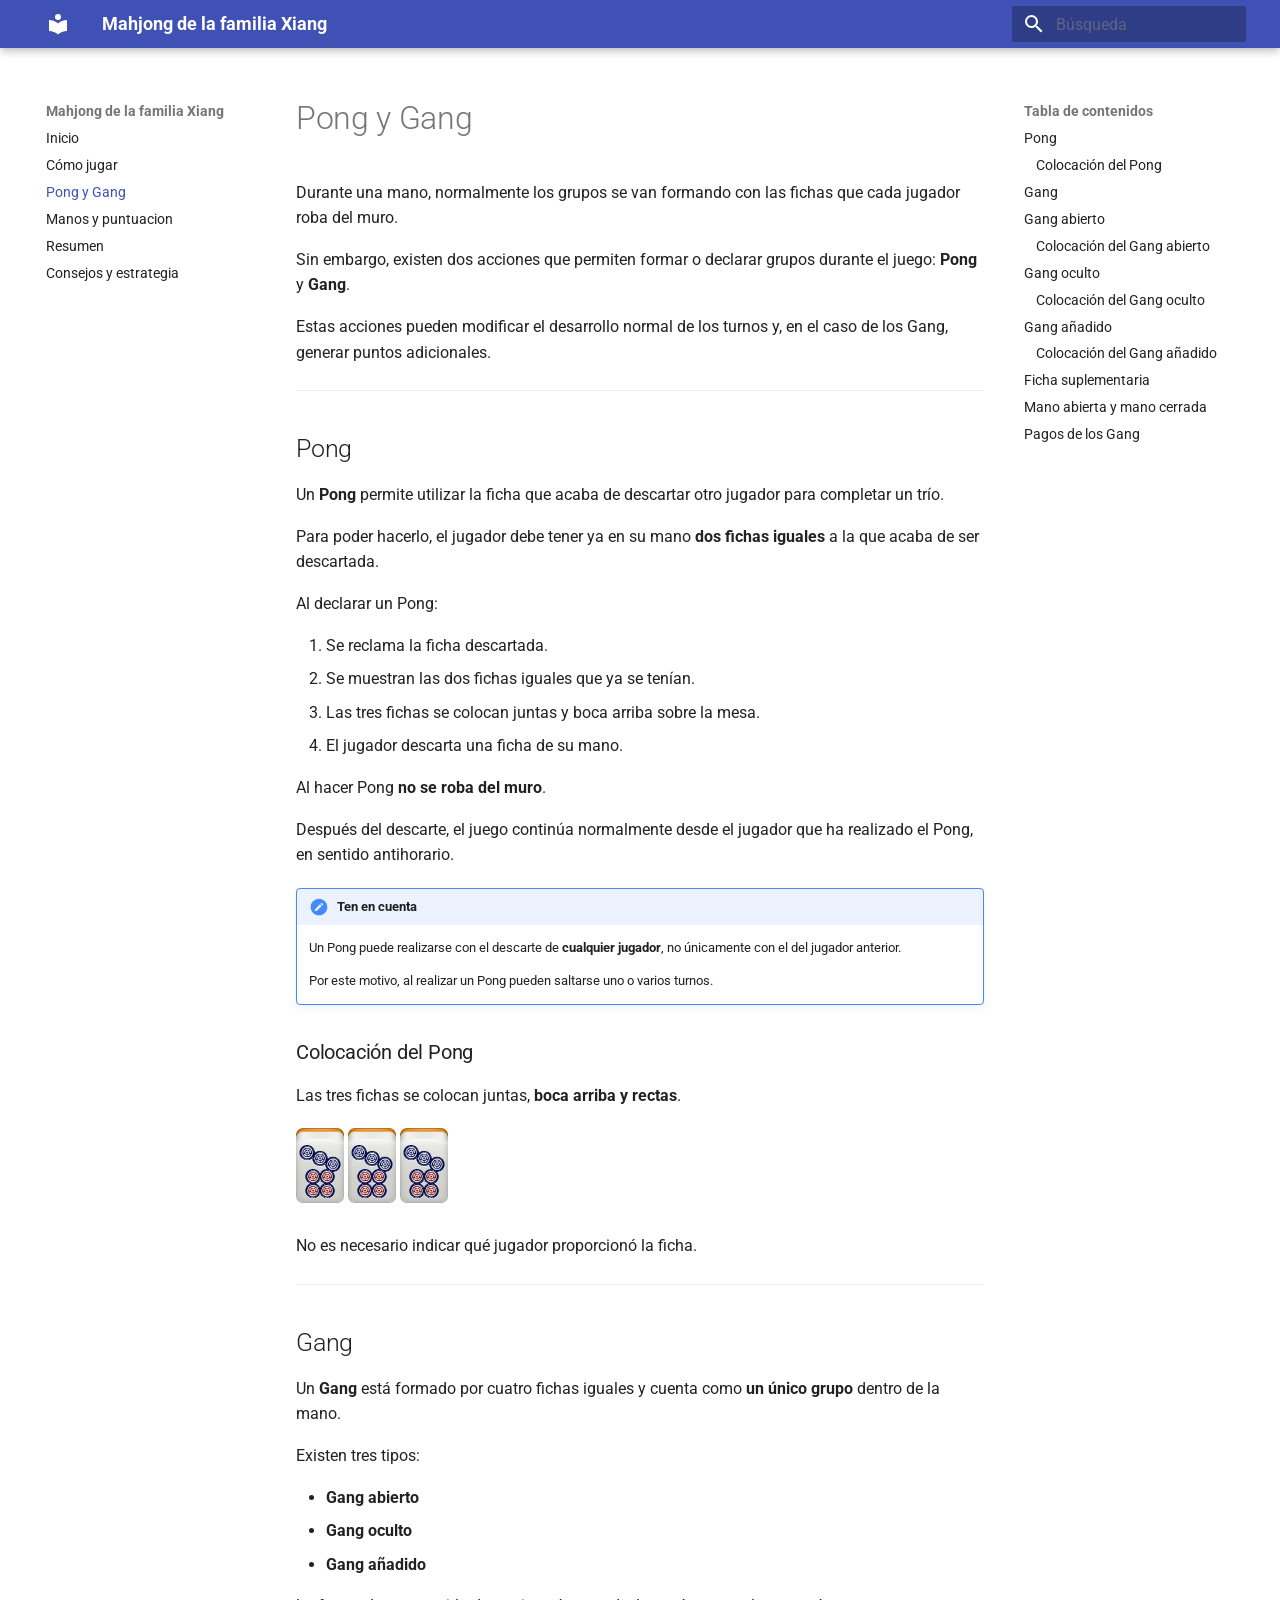
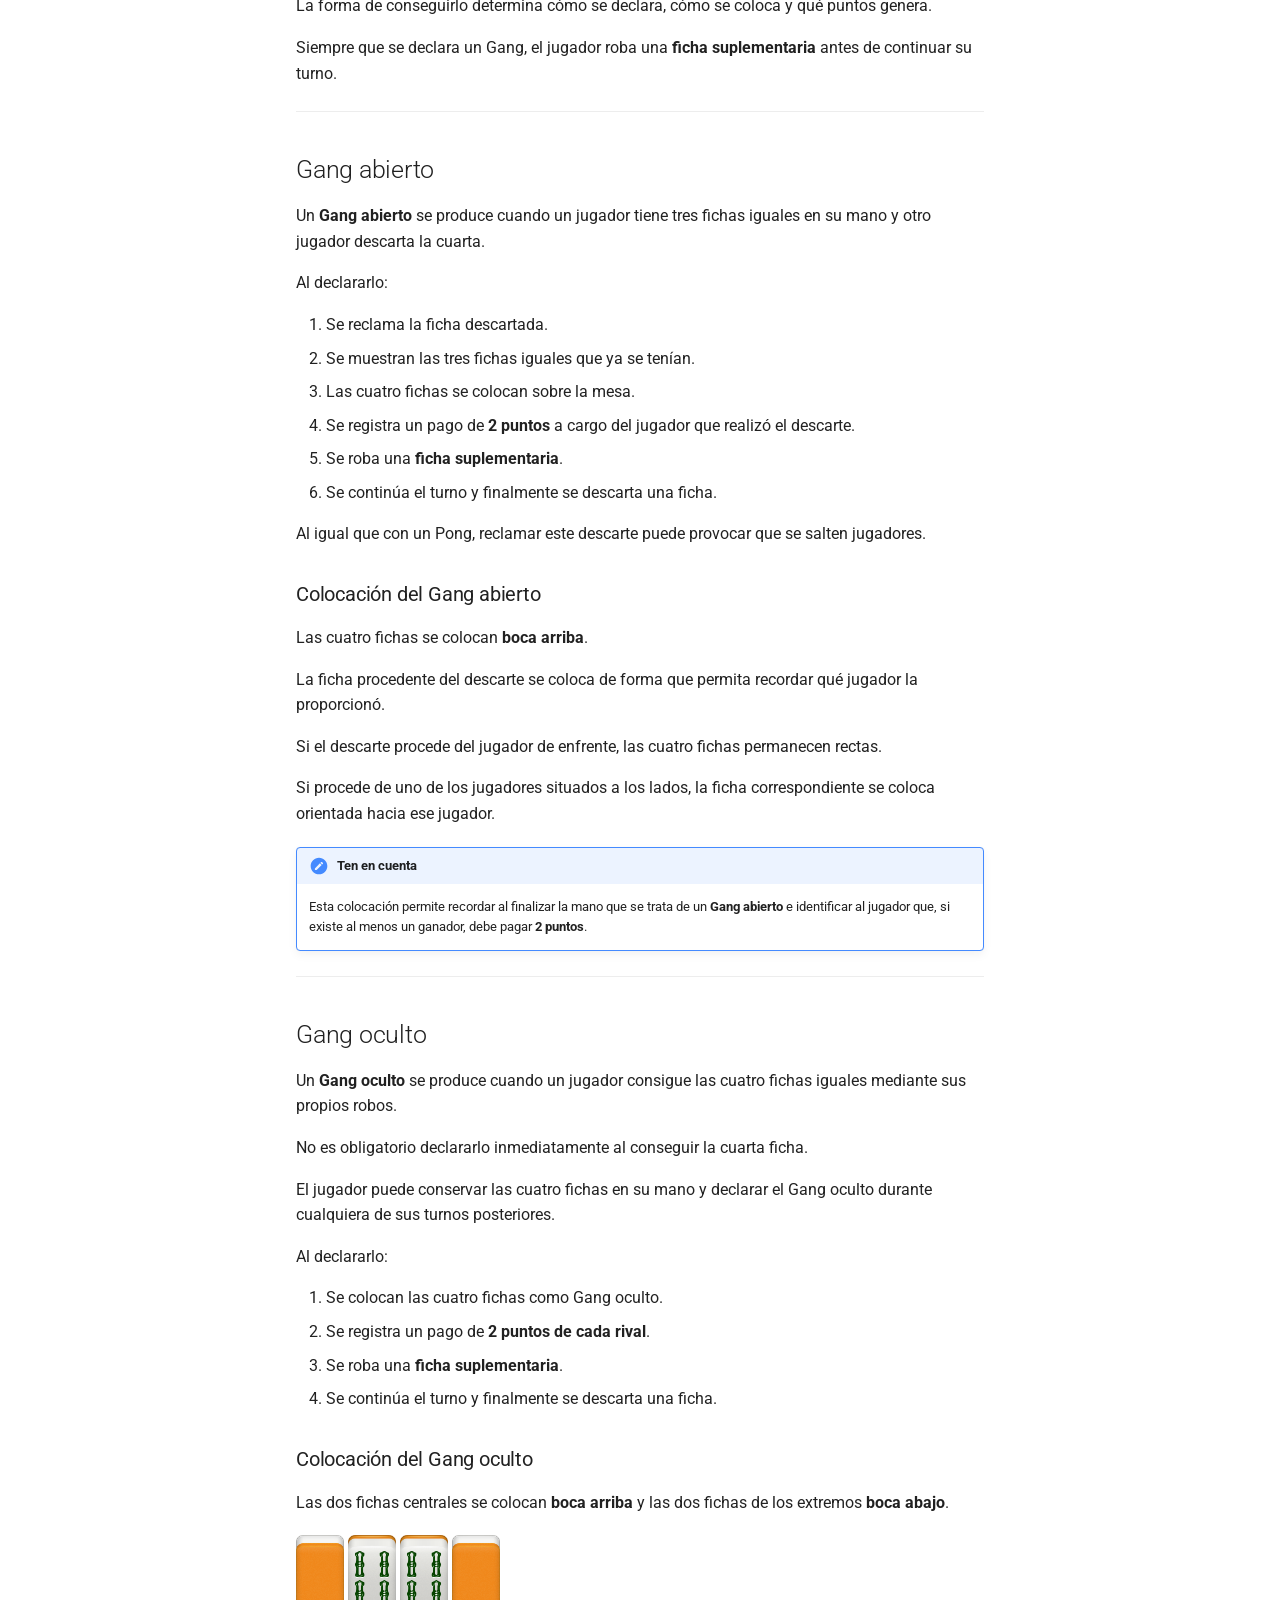
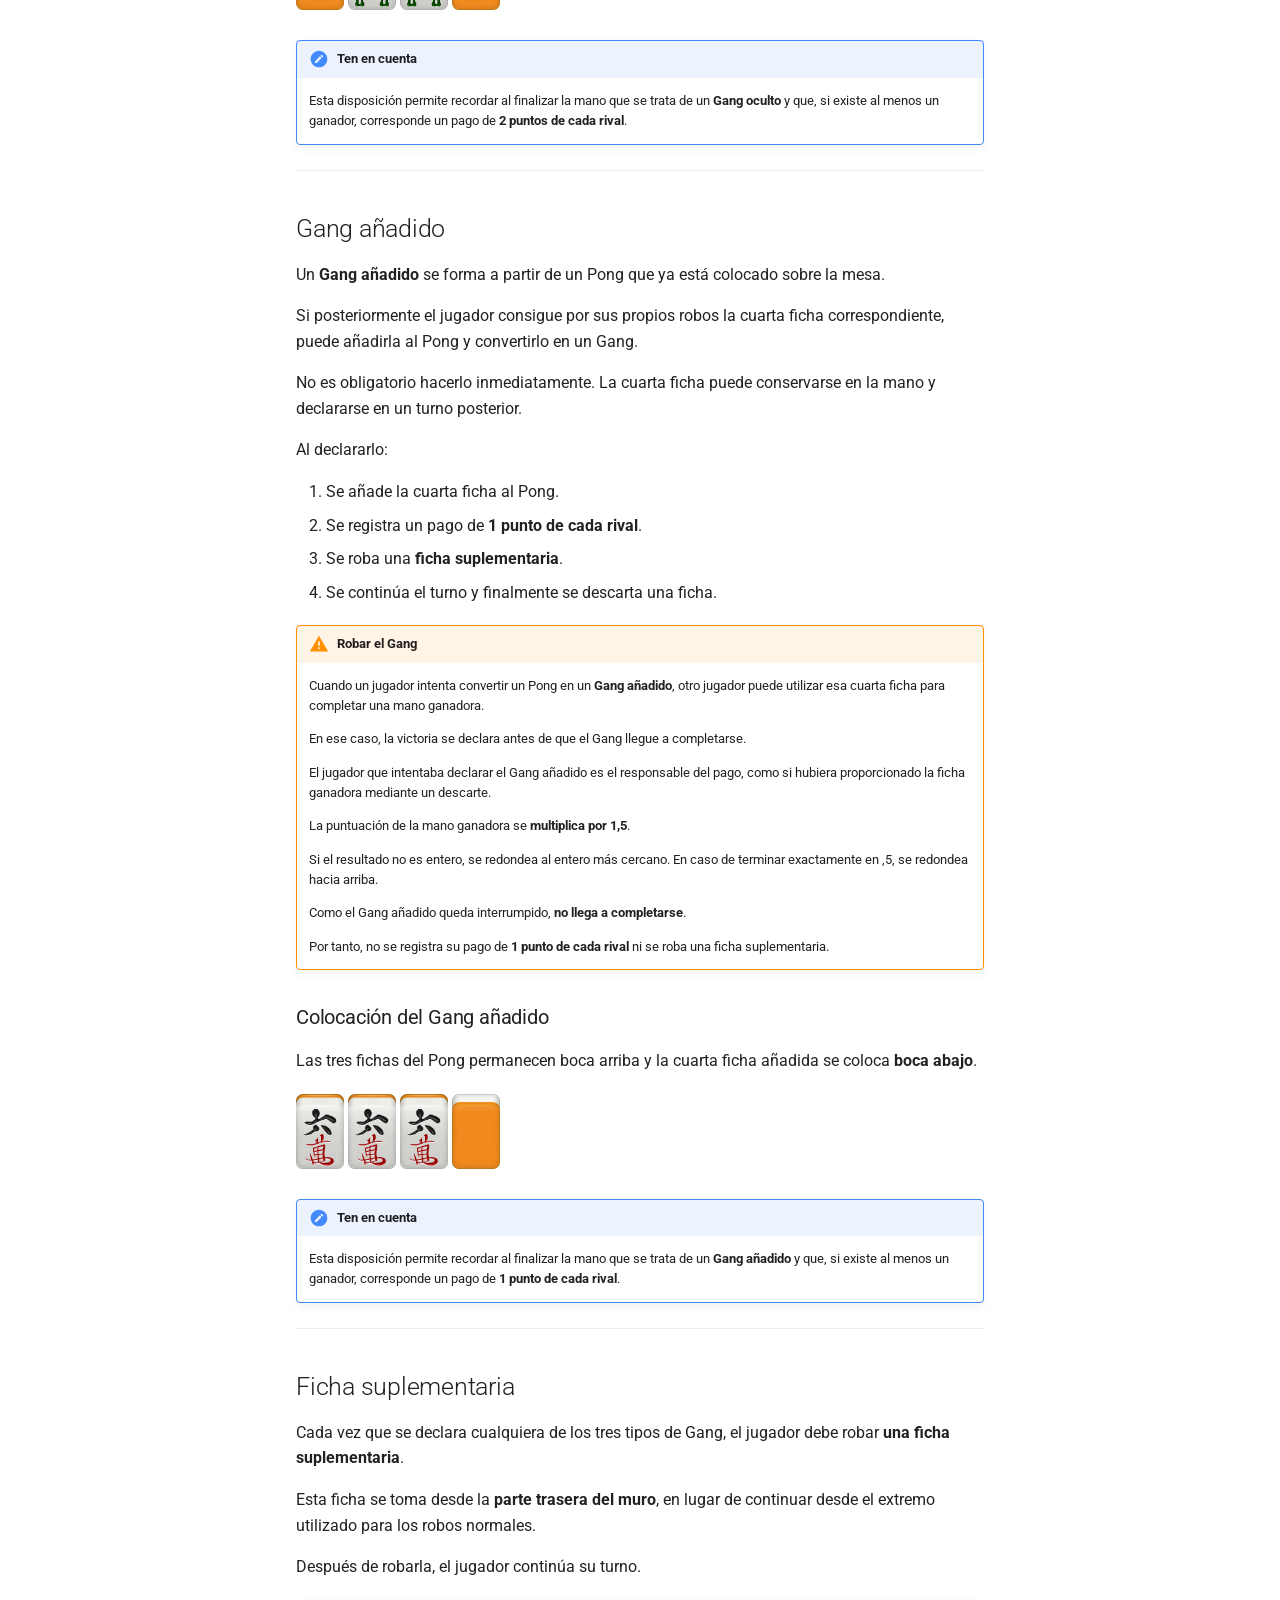
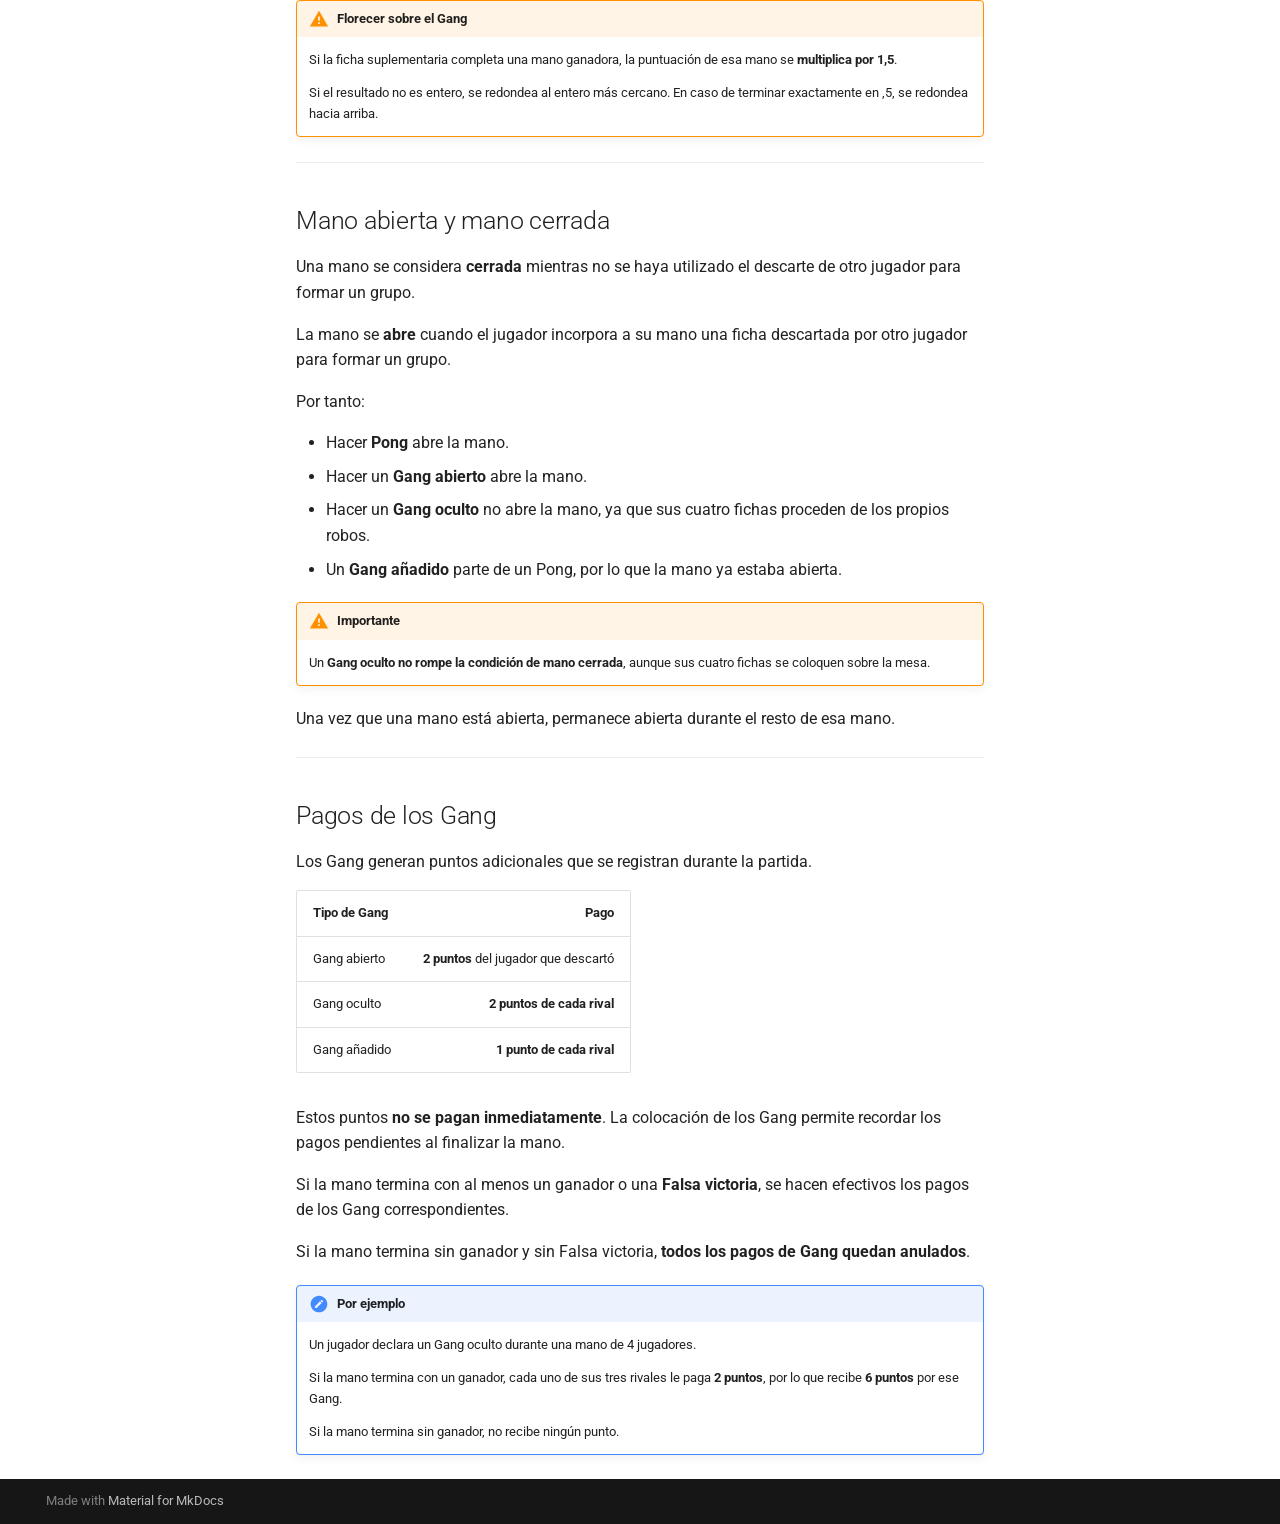
<file: 02-pong-y-gang/index.html>
<!doctype html>
<html lang="es" class="no-js">
  <head>
    
      <meta charset="utf-8">
      <meta name="viewport" content="width=device-width,initial-scale=1">
      
        <meta name="description" content="Reglamento de la variante familiar de Mahjong">
      
      
      
      
        <link rel="prev" href="../01-como-jugar/">
      
      
        <link rel="next" href="../03-manos-y-puntuacion/">
      
      
        
      
      
      <link rel="icon" href="../assets/images/favicon.png">
      <meta name="generator" content="mkdocs-1.6.1, mkdocs-material-9.7.7">
    
    
      
        <title>Pong y Gang - Mahjong de la familia Xiang</title>
      
    
    
      <link rel="stylesheet" href="../assets/stylesheets/main.ec1eaa64.min.css">
      
      


    
    
      
    
    
      
        
        
        <link rel="preconnect" href="https://fonts.gstatic.com" crossorigin>
        <link rel="stylesheet" href="https://fonts.googleapis.com/css?family=Roboto:300,300i,400,400i,700,700i%7CRoboto+Mono:400,400i,700,700i&display=fallback">
        <style>:root{--md-text-font:"Roboto";--md-code-font:"Roboto Mono"}</style>
      
    
    
      <link rel="stylesheet" href="../assets/stylesheets/extra.css">
    
    <script>__md_scope=new URL("..",location),__md_hash=e=>[...e].reduce(((e,_)=>(e<<5)-e+_.charCodeAt(0)),0),__md_get=(e,_=localStorage,t=__md_scope)=>JSON.parse(_.getItem(t.pathname+"."+e)),__md_set=(e,_,t=localStorage,a=__md_scope)=>{try{t.setItem(a.pathname+"."+e,JSON.stringify(_))}catch(e){}}</script>
    
      

    
    
  </head>
  
  
    <body dir="ltr">
  
    
    <input class="md-toggle" data-md-toggle="drawer" type="checkbox" id="__drawer" autocomplete="off">
    <input class="md-toggle" data-md-toggle="search" type="checkbox" id="__search" autocomplete="off">
    <label class="md-overlay" for="__drawer"></label>
    <div data-md-component="skip">
      
        
        <a href="#pong-y-gang" class="md-skip">
          Saltar a contenido
        </a>
      
    </div>
    <div data-md-component="announce">
      
    </div>
    
    
      

  

<header class="md-header md-header--shadow" data-md-component="header">
  <nav class="md-header__inner md-grid" aria-label="Cabecera">
    <a href=".." title="Mahjong de la familia Xiang" class="md-header__button md-logo" aria-label="Mahjong de la familia Xiang" data-md-component="logo">
      
  
  <svg xmlns="http://www.w3.org/2000/svg" viewBox="0 0 24 24"><path d="M12 8a3 3 0 0 0 3-3 3 3 0 0 0-3-3 3 3 0 0 0-3 3 3 3 0 0 0 3 3m0 3.54C9.64 9.35 6.5 8 3 8v11c3.5 0 6.64 1.35 9 3.54 2.36-2.19 5.5-3.54 9-3.54V8c-3.5 0-6.64 1.35-9 3.54"/></svg>

    </a>
    <label class="md-header__button md-icon" for="__drawer">
      
      <svg xmlns="http://www.w3.org/2000/svg" viewBox="0 0 24 24"><path d="M3 6h18v2H3zm0 5h18v2H3zm0 5h18v2H3z"/></svg>
    </label>
    <div class="md-header__title" data-md-component="header-title">
      <div class="md-header__ellipsis">
        <div class="md-header__topic">
          <span class="md-ellipsis">
            Mahjong de la familia Xiang
          </span>
        </div>
        <div class="md-header__topic" data-md-component="header-topic">
          <span class="md-ellipsis">
            
              Pong y Gang
            
          </span>
        </div>
      </div>
    </div>
    
    
      <script>var palette=__md_get("__palette");if(palette&&palette.color){if("(prefers-color-scheme)"===palette.color.media){var media=matchMedia("(prefers-color-scheme: light)"),input=document.querySelector(media.matches?"[data-md-color-media='(prefers-color-scheme: light)']":"[data-md-color-media='(prefers-color-scheme: dark)']");palette.color.media=input.getAttribute("data-md-color-media"),palette.color.scheme=input.getAttribute("data-md-color-scheme"),palette.color.primary=input.getAttribute("data-md-color-primary"),palette.color.accent=input.getAttribute("data-md-color-accent")}for(var[key,value]of Object.entries(palette.color))document.body.setAttribute("data-md-color-"+key,value)}</script>
    
    
    
      
      
        <label class="md-header__button md-icon" for="__search">
          
          <svg xmlns="http://www.w3.org/2000/svg" viewBox="0 0 24 24"><path d="M9.5 3A6.5 6.5 0 0 1 16 9.5c0 1.61-.59 3.09-1.56 4.23l.27.27h.79l5 5-1.5 1.5-5-5v-.79l-.27-.27A6.52 6.52 0 0 1 9.5 16 6.5 6.5 0 0 1 3 9.5 6.5 6.5 0 0 1 9.5 3m0 2C7 5 5 7 5 9.5S7 14 9.5 14 14 12 14 9.5 12 5 9.5 5"/></svg>
        </label>
        <div class="md-search" data-md-component="search" role="dialog">
  <label class="md-search__overlay" for="__search"></label>
  <div class="md-search__inner" role="search">
    <form class="md-search__form" name="search">
      <input type="text" class="md-search__input" name="query" aria-label="Búsqueda" placeholder="Búsqueda" autocapitalize="off" autocorrect="off" autocomplete="off" spellcheck="false" data-md-component="search-query" required>
      <label class="md-search__icon md-icon" for="__search">
        
        <svg xmlns="http://www.w3.org/2000/svg" viewBox="0 0 24 24"><path d="M9.5 3A6.5 6.5 0 0 1 16 9.5c0 1.61-.59 3.09-1.56 4.23l.27.27h.79l5 5-1.5 1.5-5-5v-.79l-.27-.27A6.52 6.52 0 0 1 9.5 16 6.5 6.5 0 0 1 3 9.5 6.5 6.5 0 0 1 9.5 3m0 2C7 5 5 7 5 9.5S7 14 9.5 14 14 12 14 9.5 12 5 9.5 5"/></svg>
        
        <svg xmlns="http://www.w3.org/2000/svg" viewBox="0 0 24 24"><path d="M20 11v2H8l5.5 5.5-1.42 1.42L4.16 12l7.92-7.92L13.5 5.5 8 11z"/></svg>
      </label>
      <nav class="md-search__options" aria-label="Buscar">
        
        <button type="reset" class="md-search__icon md-icon" title="Limpiar" aria-label="Limpiar" tabindex="-1">
          
          <svg xmlns="http://www.w3.org/2000/svg" viewBox="0 0 24 24"><path d="M19 6.41 17.59 5 12 10.59 6.41 5 5 6.41 10.59 12 5 17.59 6.41 19 12 13.41 17.59 19 19 17.59 13.41 12z"/></svg>
        </button>
      </nav>
      
    </form>
    <div class="md-search__output">
      <div class="md-search__scrollwrap" tabindex="0" data-md-scrollfix>
        <div class="md-search-result" data-md-component="search-result">
          <div class="md-search-result__meta">
            Inicializando búsqueda
          </div>
          <ol class="md-search-result__list" role="presentation"></ol>
        </div>
      </div>
    </div>
  </div>
</div>
      
    
    
  </nav>
  
</header>
    
    <div class="md-container" data-md-component="container">
      
      
        
          
        
      
      <main class="md-main" data-md-component="main">
        <div class="md-main__inner md-grid">
          
            
              
              <div class="md-sidebar md-sidebar--primary" data-md-component="sidebar" data-md-type="navigation" >
                <div class="md-sidebar__scrollwrap">
                  <div class="md-sidebar__inner">
                    



<nav class="md-nav md-nav--primary" aria-label="Navegación" data-md-level="0">
  <label class="md-nav__title" for="__drawer">
    <a href=".." title="Mahjong de la familia Xiang" class="md-nav__button md-logo" aria-label="Mahjong de la familia Xiang" data-md-component="logo">
      
  
  <svg xmlns="http://www.w3.org/2000/svg" viewBox="0 0 24 24"><path d="M12 8a3 3 0 0 0 3-3 3 3 0 0 0-3-3 3 3 0 0 0-3 3 3 3 0 0 0 3 3m0 3.54C9.64 9.35 6.5 8 3 8v11c3.5 0 6.64 1.35 9 3.54 2.36-2.19 5.5-3.54 9-3.54V8c-3.5 0-6.64 1.35-9 3.54"/></svg>

    </a>
    Mahjong de la familia Xiang
  </label>
  
  <ul class="md-nav__list" data-md-scrollfix>
    
      
      
  
  
  
  
    <li class="md-nav__item">
      <a href=".." class="md-nav__link">
        
  
  
  <span class="md-ellipsis">
    
  
    Inicio
  

    
  </span>
  
  

      </a>
    </li>
  

    
      
      
  
  
  
  
    <li class="md-nav__item">
      <a href="../01-como-jugar/" class="md-nav__link">
        
  
  
  <span class="md-ellipsis">
    
  
    Cómo jugar
  

    
  </span>
  
  

      </a>
    </li>
  

    
      
      
  
  
    
  
  
  
    <li class="md-nav__item md-nav__item--active">
      
      <input class="md-nav__toggle md-toggle" type="checkbox" id="__toc">
      
      
        
      
      
        <label class="md-nav__link md-nav__link--active" for="__toc">
          
  
  
  <span class="md-ellipsis">
    
  
    Pong y Gang
  

    
  </span>
  
  

          <span class="md-nav__icon md-icon"></span>
        </label>
      
      <a href="./" class="md-nav__link md-nav__link--active">
        
  
  
  <span class="md-ellipsis">
    
  
    Pong y Gang
  

    
  </span>
  
  

      </a>
      
        

<nav class="md-nav md-nav--secondary" aria-label="Tabla de contenidos">
  
  
  
    
  
  
    <label class="md-nav__title" for="__toc">
      <span class="md-nav__icon md-icon"></span>
      Tabla de contenidos
    </label>
    <ul class="md-nav__list" data-md-component="toc" data-md-scrollfix>
      
        <li class="md-nav__item">
  <a href="#pong" class="md-nav__link">
    <span class="md-ellipsis">
      
        Pong
      
    </span>
  </a>
  
    <nav class="md-nav" aria-label="Pong">
      <ul class="md-nav__list">
        
          <li class="md-nav__item">
  <a href="#colocacion-del-pong" class="md-nav__link">
    <span class="md-ellipsis">
      
        Colocación del Pong
      
    </span>
  </a>
  
</li>
        
      </ul>
    </nav>
  
</li>
      
        <li class="md-nav__item">
  <a href="#gang" class="md-nav__link">
    <span class="md-ellipsis">
      
        Gang
      
    </span>
  </a>
  
</li>
      
        <li class="md-nav__item">
  <a href="#gang-abierto" class="md-nav__link">
    <span class="md-ellipsis">
      
        Gang abierto
      
    </span>
  </a>
  
    <nav class="md-nav" aria-label="Gang abierto">
      <ul class="md-nav__list">
        
          <li class="md-nav__item">
  <a href="#colocacion-del-gang-abierto" class="md-nav__link">
    <span class="md-ellipsis">
      
        Colocación del Gang abierto
      
    </span>
  </a>
  
</li>
        
      </ul>
    </nav>
  
</li>
      
        <li class="md-nav__item">
  <a href="#gang-oculto" class="md-nav__link">
    <span class="md-ellipsis">
      
        Gang oculto
      
    </span>
  </a>
  
    <nav class="md-nav" aria-label="Gang oculto">
      <ul class="md-nav__list">
        
          <li class="md-nav__item">
  <a href="#colocacion-del-gang-oculto" class="md-nav__link">
    <span class="md-ellipsis">
      
        Colocación del Gang oculto
      
    </span>
  </a>
  
</li>
        
      </ul>
    </nav>
  
</li>
      
        <li class="md-nav__item">
  <a href="#gang-anadido" class="md-nav__link">
    <span class="md-ellipsis">
      
        Gang añadido
      
    </span>
  </a>
  
    <nav class="md-nav" aria-label="Gang añadido">
      <ul class="md-nav__list">
        
          <li class="md-nav__item">
  <a href="#colocacion-del-gang-anadido" class="md-nav__link">
    <span class="md-ellipsis">
      
        Colocación del Gang añadido
      
    </span>
  </a>
  
</li>
        
      </ul>
    </nav>
  
</li>
      
        <li class="md-nav__item">
  <a href="#ficha-suplementaria" class="md-nav__link">
    <span class="md-ellipsis">
      
        Ficha suplementaria
      
    </span>
  </a>
  
</li>
      
        <li class="md-nav__item">
  <a href="#mano-abierta-y-mano-cerrada" class="md-nav__link">
    <span class="md-ellipsis">
      
        Mano abierta y mano cerrada
      
    </span>
  </a>
  
</li>
      
        <li class="md-nav__item">
  <a href="#pagos-de-los-gang" class="md-nav__link">
    <span class="md-ellipsis">
      
        Pagos de los Gang
      
    </span>
  </a>
  
</li>
      
    </ul>
  
</nav>
      
    </li>
  

    
      
      
  
  
  
  
    <li class="md-nav__item">
      <a href="../03-manos-y-puntuacion/" class="md-nav__link">
        
  
  
  <span class="md-ellipsis">
    
  
    Manos y puntuacion
  

    
  </span>
  
  

      </a>
    </li>
  

    
      
      
  
  
  
  
    <li class="md-nav__item">
      <a href="../04-resumen/" class="md-nav__link">
        
  
  
  <span class="md-ellipsis">
    
  
    Resumen
  

    
  </span>
  
  

      </a>
    </li>
  

    
      
      
  
  
  
  
    <li class="md-nav__item">
      <a href="../05-consejos-y-estrategia/" class="md-nav__link">
        
  
  
  <span class="md-ellipsis">
    
  
    Consejos y estrategia
  

    
  </span>
  
  

      </a>
    </li>
  

    
  </ul>
</nav>
                  </div>
                </div>
              </div>
            
            
              
              <div class="md-sidebar md-sidebar--secondary" data-md-component="sidebar" data-md-type="toc" >
                <div class="md-sidebar__scrollwrap">
                  <div class="md-sidebar__inner">
                    

<nav class="md-nav md-nav--secondary" aria-label="Tabla de contenidos">
  
  
  
    
  
  
    <label class="md-nav__title" for="__toc">
      <span class="md-nav__icon md-icon"></span>
      Tabla de contenidos
    </label>
    <ul class="md-nav__list" data-md-component="toc" data-md-scrollfix>
      
        <li class="md-nav__item">
  <a href="#pong" class="md-nav__link">
    <span class="md-ellipsis">
      
        Pong
      
    </span>
  </a>
  
    <nav class="md-nav" aria-label="Pong">
      <ul class="md-nav__list">
        
          <li class="md-nav__item">
  <a href="#colocacion-del-pong" class="md-nav__link">
    <span class="md-ellipsis">
      
        Colocación del Pong
      
    </span>
  </a>
  
</li>
        
      </ul>
    </nav>
  
</li>
      
        <li class="md-nav__item">
  <a href="#gang" class="md-nav__link">
    <span class="md-ellipsis">
      
        Gang
      
    </span>
  </a>
  
</li>
      
        <li class="md-nav__item">
  <a href="#gang-abierto" class="md-nav__link">
    <span class="md-ellipsis">
      
        Gang abierto
      
    </span>
  </a>
  
    <nav class="md-nav" aria-label="Gang abierto">
      <ul class="md-nav__list">
        
          <li class="md-nav__item">
  <a href="#colocacion-del-gang-abierto" class="md-nav__link">
    <span class="md-ellipsis">
      
        Colocación del Gang abierto
      
    </span>
  </a>
  
</li>
        
      </ul>
    </nav>
  
</li>
      
        <li class="md-nav__item">
  <a href="#gang-oculto" class="md-nav__link">
    <span class="md-ellipsis">
      
        Gang oculto
      
    </span>
  </a>
  
    <nav class="md-nav" aria-label="Gang oculto">
      <ul class="md-nav__list">
        
          <li class="md-nav__item">
  <a href="#colocacion-del-gang-oculto" class="md-nav__link">
    <span class="md-ellipsis">
      
        Colocación del Gang oculto
      
    </span>
  </a>
  
</li>
        
      </ul>
    </nav>
  
</li>
      
        <li class="md-nav__item">
  <a href="#gang-anadido" class="md-nav__link">
    <span class="md-ellipsis">
      
        Gang añadido
      
    </span>
  </a>
  
    <nav class="md-nav" aria-label="Gang añadido">
      <ul class="md-nav__list">
        
          <li class="md-nav__item">
  <a href="#colocacion-del-gang-anadido" class="md-nav__link">
    <span class="md-ellipsis">
      
        Colocación del Gang añadido
      
    </span>
  </a>
  
</li>
        
      </ul>
    </nav>
  
</li>
      
        <li class="md-nav__item">
  <a href="#ficha-suplementaria" class="md-nav__link">
    <span class="md-ellipsis">
      
        Ficha suplementaria
      
    </span>
  </a>
  
</li>
      
        <li class="md-nav__item">
  <a href="#mano-abierta-y-mano-cerrada" class="md-nav__link">
    <span class="md-ellipsis">
      
        Mano abierta y mano cerrada
      
    </span>
  </a>
  
</li>
      
        <li class="md-nav__item">
  <a href="#pagos-de-los-gang" class="md-nav__link">
    <span class="md-ellipsis">
      
        Pagos de los Gang
      
    </span>
  </a>
  
</li>
      
    </ul>
  
</nav>
                  </div>
                </div>
              </div>
            
          
          
            <div class="md-content" data-md-component="content">
              
              <article class="md-content__inner md-typeset">
                
                  



<h1 id="pong-y-gang">Pong y Gang</h1>
<p>Durante una mano, normalmente los grupos se van formando con las fichas que cada jugador roba del muro.</p>
<p>Sin embargo, existen dos acciones que permiten formar o declarar grupos durante el juego: <strong>Pong</strong> y <strong>Gang</strong>.</p>
<p>Estas acciones pueden modificar el desarrollo normal de los turnos y, en el caso de los Gang, generar puntos adicionales.</p>
<hr />
<h2 id="pong">Pong</h2>
<p>Un <strong>Pong</strong> permite utilizar la ficha que acaba de descartar otro jugador para completar un trío.</p>
<p>Para poder hacerlo, el jugador debe tener ya en su mano <strong>dos fichas iguales</strong> a la que acaba de ser descartada.</p>
<p>Al declarar un Pong:</p>
<ol>
<li>Se reclama la ficha descartada.</li>
<li>Se muestran las dos fichas iguales que ya se tenían.</li>
<li>Las tres fichas se colocan juntas y boca arriba sobre la mesa.</li>
<li>El jugador descarta una ficha de su mano.</li>
</ol>
<p>Al hacer Pong <strong>no se roba del muro</strong>.</p>
<p>Después del descarte, el juego continúa normalmente desde el jugador que ha realizado el Pong, en sentido antihorario.</p>
<div class="admonition note">
<p class="admonition-title">Ten en cuenta</p>
<p>Un Pong puede realizarse con el descarte de <strong>cualquier jugador</strong>, no únicamente con el del jugador anterior.</p>
<p>Por este motivo, al realizar un Pong pueden saltarse uno o varios turnos.</p>
</div>
<h3 id="colocacion-del-pong">Colocación del Pong</h3>
<p>Las tres fichas se colocan juntas, <strong>boca arriba y rectas</strong>.</p>
<div class="tile-row">
  <img src="../assets/tiles/Mpu7p.png">
  <img src="../assets/tiles/Mpu7p.png">
  <img src="../assets/tiles/Mpu7p.png">
</div>

<p>No es necesario indicar qué jugador proporcionó la ficha.</p>
<hr />
<h2 id="gang">Gang</h2>
<p>Un <strong>Gang</strong> está formado por cuatro fichas iguales y cuenta como <strong>un único grupo</strong> dentro de la mano.</p>
<p>Existen tres tipos:</p>
<ul>
<li><strong>Gang abierto</strong></li>
<li><strong>Gang oculto</strong></li>
<li><strong>Gang añadido</strong></li>
</ul>
<p>La forma de conseguirlo determina cómo se declara, cómo se coloca y qué puntos genera.</p>
<p>Siempre que se declara un Gang, el jugador roba una <strong>ficha suplementaria</strong> antes de continuar su turno.</p>
<hr />
<h2 id="gang-abierto">Gang abierto</h2>
<p>Un <strong>Gang abierto</strong> se produce cuando un jugador tiene tres fichas iguales en su mano y otro jugador descarta la cuarta.</p>
<p>Al declararlo:</p>
<ol>
<li>Se reclama la ficha descartada.</li>
<li>Se muestran las tres fichas iguales que ya se tenían.</li>
<li>Las cuatro fichas se colocan sobre la mesa.</li>
<li>Se registra un pago de <strong>2 puntos</strong> a cargo del jugador que realizó el descarte.</li>
<li>Se roba una <strong>ficha suplementaria</strong>.</li>
<li>Se continúa el turno y finalmente se descarta una ficha.</li>
</ol>
<p>Al igual que con un Pong, reclamar este descarte puede provocar que se salten jugadores.</p>
<h3 id="colocacion-del-gang-abierto">Colocación del Gang abierto</h3>
<p>Las cuatro fichas se colocan <strong>boca arriba</strong>.</p>
<p>La ficha procedente del descarte se coloca de forma que permita recordar qué jugador la proporcionó.</p>
<p>Si el descarte procede del jugador de enfrente, las cuatro fichas permanecen rectas.</p>
<p>Si procede de uno de los jugadores situados a los lados, la ficha correspondiente se coloca orientada hacia ese jugador.</p>
<div class="admonition note">
<p class="admonition-title">Ten en cuenta</p>
<p>Esta colocación permite recordar al finalizar la mano que se trata de un <strong>Gang abierto</strong> e identificar al jugador que, si existe al menos un ganador, debe pagar <strong>2 puntos</strong>.</p>
</div>
<hr />
<h2 id="gang-oculto">Gang oculto</h2>
<p>Un <strong>Gang oculto</strong> se produce cuando un jugador consigue las cuatro fichas iguales mediante sus propios robos.</p>
<p>No es obligatorio declararlo inmediatamente al conseguir la cuarta ficha.</p>
<p>El jugador puede conservar las cuatro fichas en su mano y declarar el Gang oculto durante cualquiera de sus turnos posteriores.</p>
<p>Al declararlo:</p>
<ol>
<li>Se colocan las cuatro fichas como Gang oculto.</li>
<li>Se registra un pago de <strong>2 puntos de cada rival</strong>.</li>
<li>Se roba una <strong>ficha suplementaria</strong>.</li>
<li>Se continúa el turno y finalmente se descarta una ficha.</li>
</ol>
<h3 id="colocacion-del-gang-oculto">Colocación del Gang oculto</h3>
<p>Las dos fichas centrales se colocan <strong>boca arriba</strong> y las dos fichas de los extremos <strong>boca abajo</strong>.</p>
<div class="tile-row">
  <img src="../assets/tiles/Mpu00.png">
  <img src="../assets/tiles/Mpu4s.png">
  <img src="../assets/tiles/Mpu4s.png">
  <img src="../assets/tiles/Mpu00.png">
</div>

<div class="admonition note">
<p class="admonition-title">Ten en cuenta</p>
<p>Esta disposición permite recordar al finalizar la mano que se trata de un <strong>Gang oculto</strong> y que, si existe al menos un ganador, corresponde un pago de <strong>2 puntos de cada rival</strong>.</p>
</div>
<hr />
<h2 id="gang-anadido">Gang añadido</h2>
<p>Un <strong>Gang añadido</strong> se forma a partir de un Pong que ya está colocado sobre la mesa.</p>
<p>Si posteriormente el jugador consigue por sus propios robos la cuarta ficha correspondiente, puede añadirla al Pong y convertirlo en un Gang.</p>
<p>No es obligatorio hacerlo inmediatamente. La cuarta ficha puede conservarse en la mano y declararse en un turno posterior.</p>
<p>Al declararlo:</p>
<ol>
<li>Se añade la cuarta ficha al Pong.</li>
<li>Se registra un pago de <strong>1 punto de cada rival</strong>.</li>
<li>Se roba una <strong>ficha suplementaria</strong>.</li>
<li>Se continúa el turno y finalmente se descarta una ficha.</li>
</ol>
<div class="admonition warning">
<p class="admonition-title">Robar el Gang</p>
<p>Cuando un jugador intenta convertir un Pong en un <strong>Gang añadido</strong>, otro jugador puede utilizar esa cuarta ficha para completar una mano ganadora.</p>
<p>En ese caso, la victoria se declara antes de que el Gang llegue a completarse.</p>
<p>El jugador que intentaba declarar el Gang añadido es el responsable del pago, como si hubiera proporcionado la ficha ganadora mediante un descarte.</p>
<p>La puntuación de la mano ganadora se <strong>multiplica por 1,5</strong>.</p>
<p>Si el resultado no es entero, se redondea al entero más cercano. En caso de terminar exactamente en ,5, se redondea hacia arriba.</p>
<p>Como el Gang añadido queda interrumpido, <strong>no llega a completarse</strong>.</p>
<p>Por tanto, no se registra su pago de <strong>1 punto de cada rival</strong> ni se roba una ficha suplementaria.</p>
</div>
<h3 id="colocacion-del-gang-anadido">Colocación del Gang añadido</h3>
<p>Las tres fichas del Pong permanecen boca arriba y la cuarta ficha añadida se coloca <strong>boca abajo</strong>.</p>
<div class="tile-row">
  <img src="../assets/tiles/Mpu6m.png">
  <img src="../assets/tiles/Mpu6m.png">
  <img src="../assets/tiles/Mpu6m.png">
  <img src="../assets/tiles/Mpu00.png">
</div>

<div class="admonition note">
<p class="admonition-title">Ten en cuenta</p>
<p>Esta disposición permite recordar al finalizar la mano que se trata de un <strong>Gang añadido</strong> y que, si existe al menos un ganador, corresponde un pago de <strong>1 punto de cada rival</strong>.</p>
</div>
<hr />
<h2 id="ficha-suplementaria">Ficha suplementaria</h2>
<p>Cada vez que se declara cualquiera de los tres tipos de Gang, el jugador debe robar <strong>una ficha suplementaria</strong>.</p>
<p>Esta ficha se toma desde la <strong>parte trasera del muro</strong>, en lugar de continuar desde el extremo utilizado para los robos normales.</p>
<p>Después de robarla, el jugador continúa su turno.</p>
<div class="admonition warning">
<p class="admonition-title">Florecer sobre el Gang</p>
<p>Si la ficha suplementaria completa una mano ganadora, la puntuación de esa mano se <strong>multiplica por 1,5</strong>.</p>
<p>Si el resultado no es entero, se redondea al entero más cercano. En caso de terminar exactamente en ,5, se redondea hacia arriba.</p>
</div>
<hr />
<h2 id="mano-abierta-y-mano-cerrada">Mano abierta y mano cerrada</h2>
<p>Una mano se considera <strong>cerrada</strong> mientras no se haya utilizado el descarte de otro jugador para formar un grupo.</p>
<p>La mano se <strong>abre</strong> cuando el jugador incorpora a su mano una ficha descartada por otro jugador para formar un grupo.</p>
<p>Por tanto:</p>
<ul>
<li>Hacer <strong>Pong</strong> abre la mano.</li>
<li>Hacer un <strong>Gang abierto</strong> abre la mano.</li>
<li>Hacer un <strong>Gang oculto</strong> no abre la mano, ya que sus cuatro fichas proceden de los propios robos.</li>
<li>Un <strong>Gang añadido</strong> parte de un Pong, por lo que la mano ya estaba abierta.</li>
</ul>
<div class="admonition warning">
<p class="admonition-title">Importante</p>
<p>Un <strong>Gang oculto no rompe la condición de mano cerrada</strong>, aunque sus cuatro fichas se coloquen sobre la mesa.</p>
</div>
<p>Una vez que una mano está abierta, permanece abierta durante el resto de esa mano.</p>
<hr />
<h2 id="pagos-de-los-gang">Pagos de los Gang</h2>
<p>Los Gang generan puntos adicionales que se registran durante la partida.</p>
<table>
<thead>
<tr>
<th>Tipo de Gang</th>
<th style="text-align: right;">Pago</th>
</tr>
</thead>
<tbody>
<tr>
<td>Gang abierto</td>
<td style="text-align: right;"><strong>2 puntos</strong> del jugador que descartó</td>
</tr>
<tr>
<td>Gang oculto</td>
<td style="text-align: right;"><strong>2 puntos de cada rival</strong></td>
</tr>
<tr>
<td>Gang añadido</td>
<td style="text-align: right;"><strong>1 punto de cada rival</strong></td>
</tr>
</tbody>
</table>
<p>Estos puntos <strong>no se pagan inmediatamente</strong>. La colocación de los Gang permite recordar los pagos pendientes al finalizar la mano.</p>
<p>Si la mano termina con al menos un ganador o una <strong>Falsa victoria</strong>, se hacen efectivos los pagos de los Gang correspondientes.</p>
<p>Si la mano termina sin ganador y sin Falsa victoria, <strong>todos los pagos de Gang quedan anulados</strong>.</p>
<div class="admonition note">
<p class="admonition-title">Por ejemplo</p>
<p>Un jugador declara un Gang oculto durante una mano de 4 jugadores.</p>
<p>Si la mano termina con un ganador, cada uno de sus tres rivales le paga <strong>2 puntos</strong>, por lo que recibe <strong>6 puntos</strong> por ese Gang.</p>
<p>Si la mano termina sin ganador, no recibe ningún punto.</p>
</div>












                
              </article>
            </div>
          
          
<script>var target=document.getElementById(location.hash.slice(1));target&&target.name&&(target.checked=target.name.startsWith("__tabbed_"))</script>
        </div>
        
      </main>
      
        <footer class="md-footer">
  
  <div class="md-footer-meta md-typeset">
    <div class="md-footer-meta__inner md-grid">
      <div class="md-copyright">
  
  
    Made with
    <a href="https://squidfunk.github.io/mkdocs-material/" target="_blank" rel="noopener">
      Material for MkDocs
    </a>
  
</div>
      
    </div>
  </div>
</footer>
      
    </div>
    <div class="md-dialog" data-md-component="dialog">
      <div class="md-dialog__inner md-typeset"></div>
    </div>
    
    
    
      
      
      <script id="__config" type="application/json">{"annotate": null, "base": "..", "features": [], "search": "../assets/javascripts/workers/search.2c215733.min.js", "tags": null, "translations": {"clipboard.copied": "Copiado al portapapeles", "clipboard.copy": "Copiar al portapapeles", "search.result.more.one": "1 m\u00e1s en esta p\u00e1gina", "search.result.more.other": "# m\u00e1s en esta p\u00e1gina", "search.result.none": "No se encontraron documentos", "search.result.one": "1 documento encontrado", "search.result.other": "# documentos encontrados", "search.result.placeholder": "Teclee para comenzar b\u00fasqueda", "search.result.term.missing": "Falta", "select.version": "Seleccionar versi\u00f3n"}, "version": null}</script>
    
    
      <script src="../assets/javascripts/bundle.d7400e89.min.js"></script>
      
    
  </body>
</html>
</file>
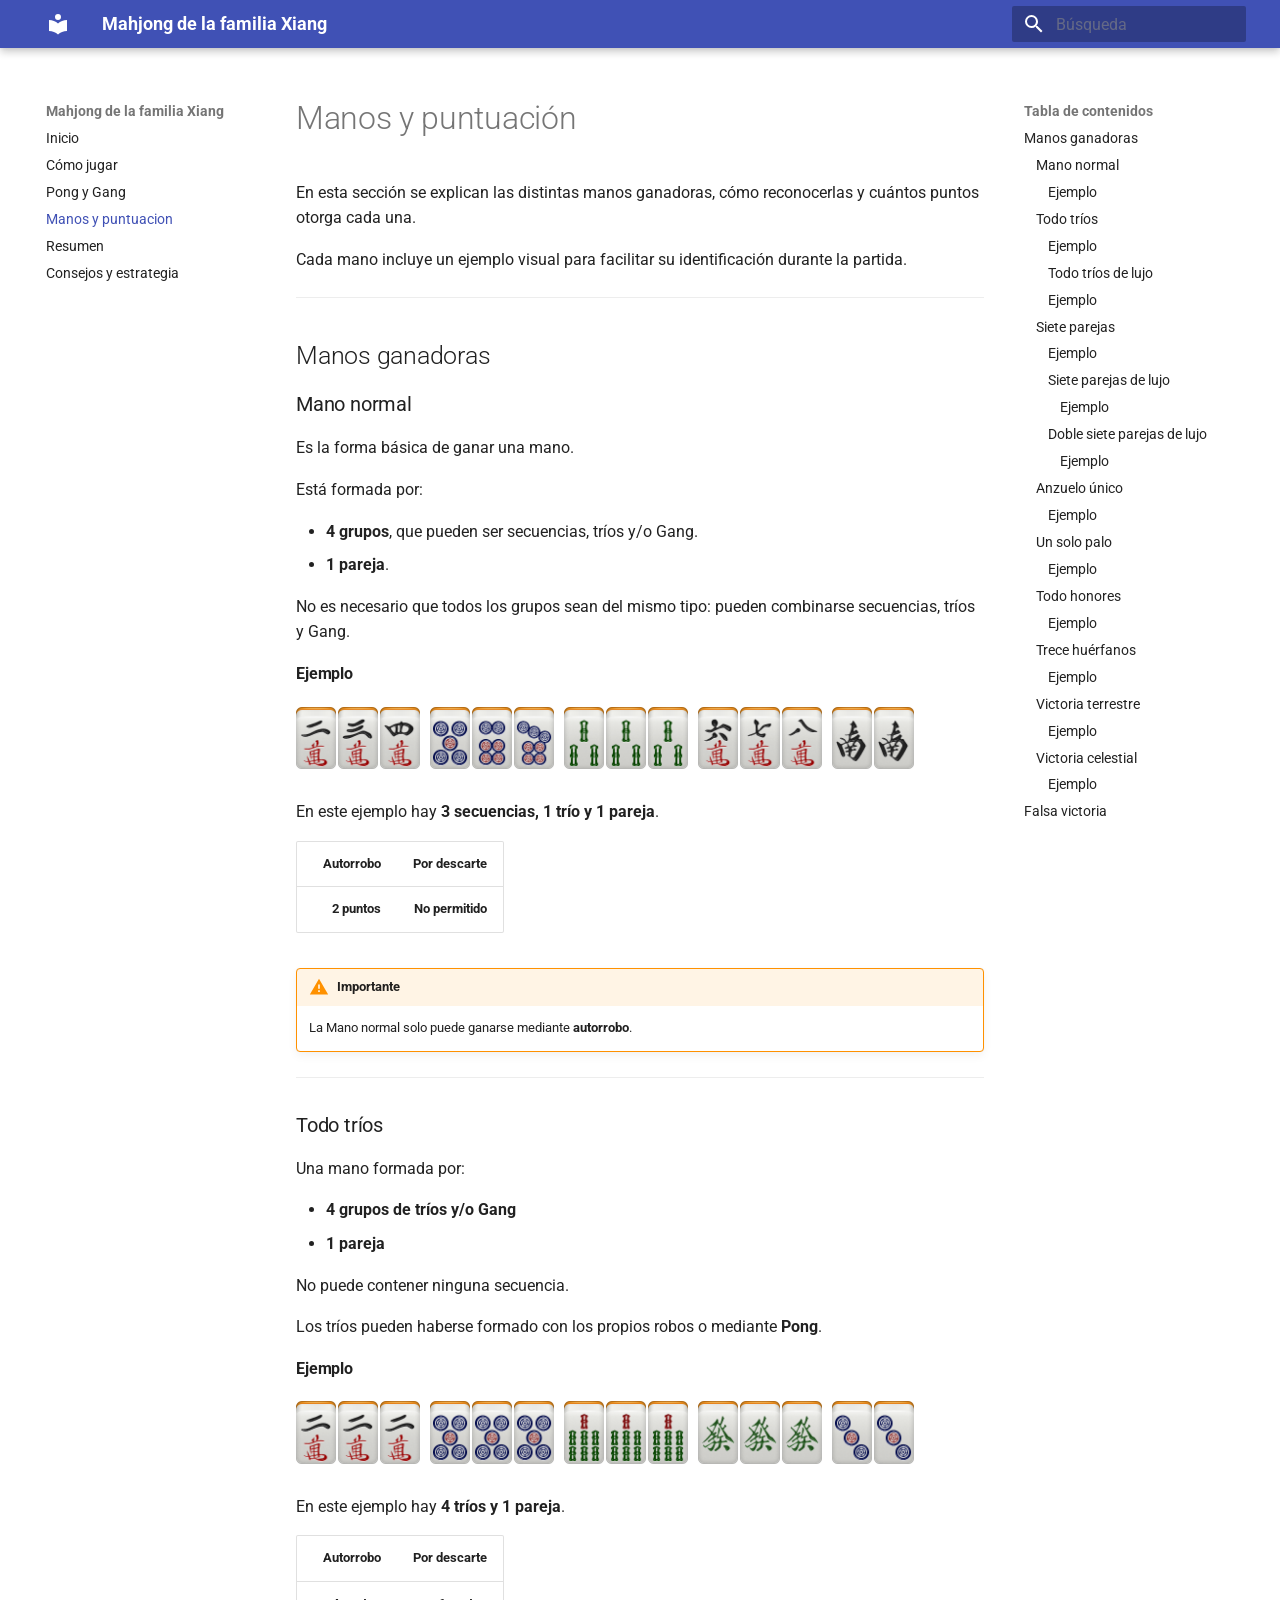
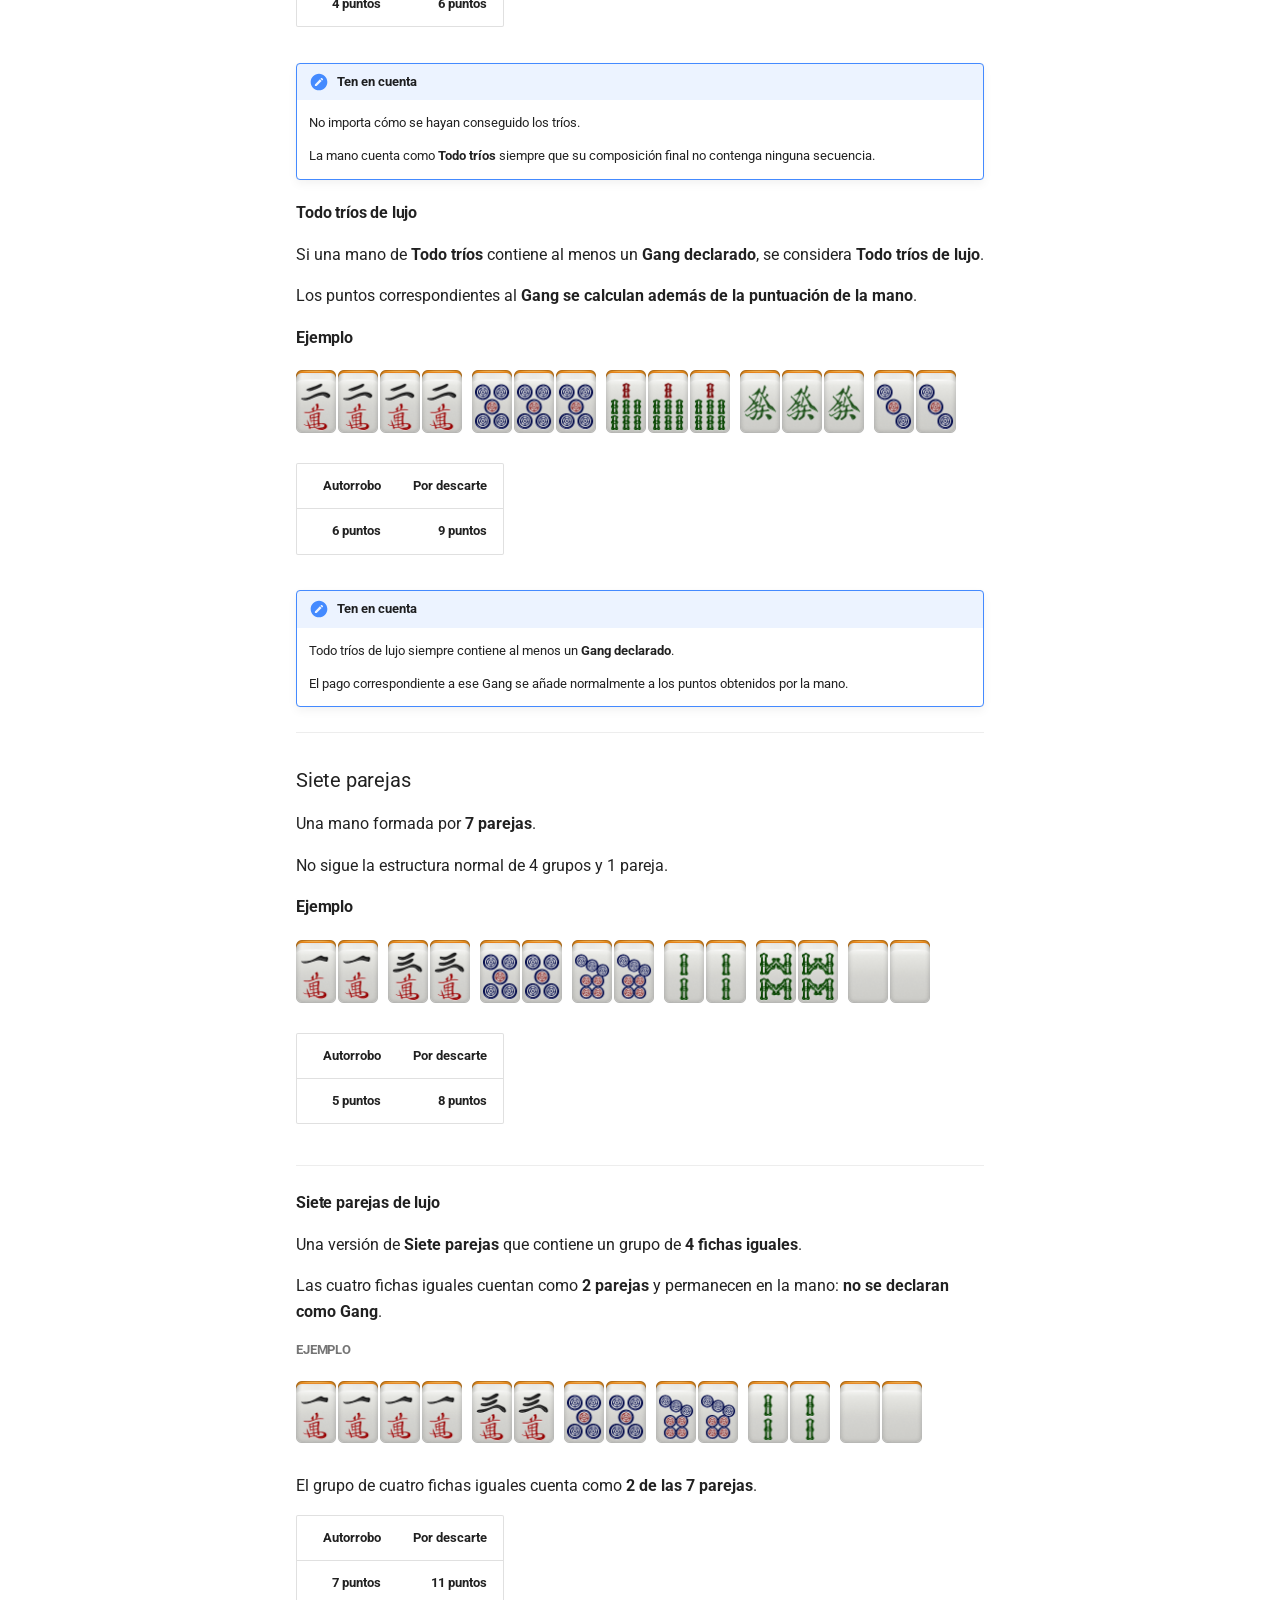
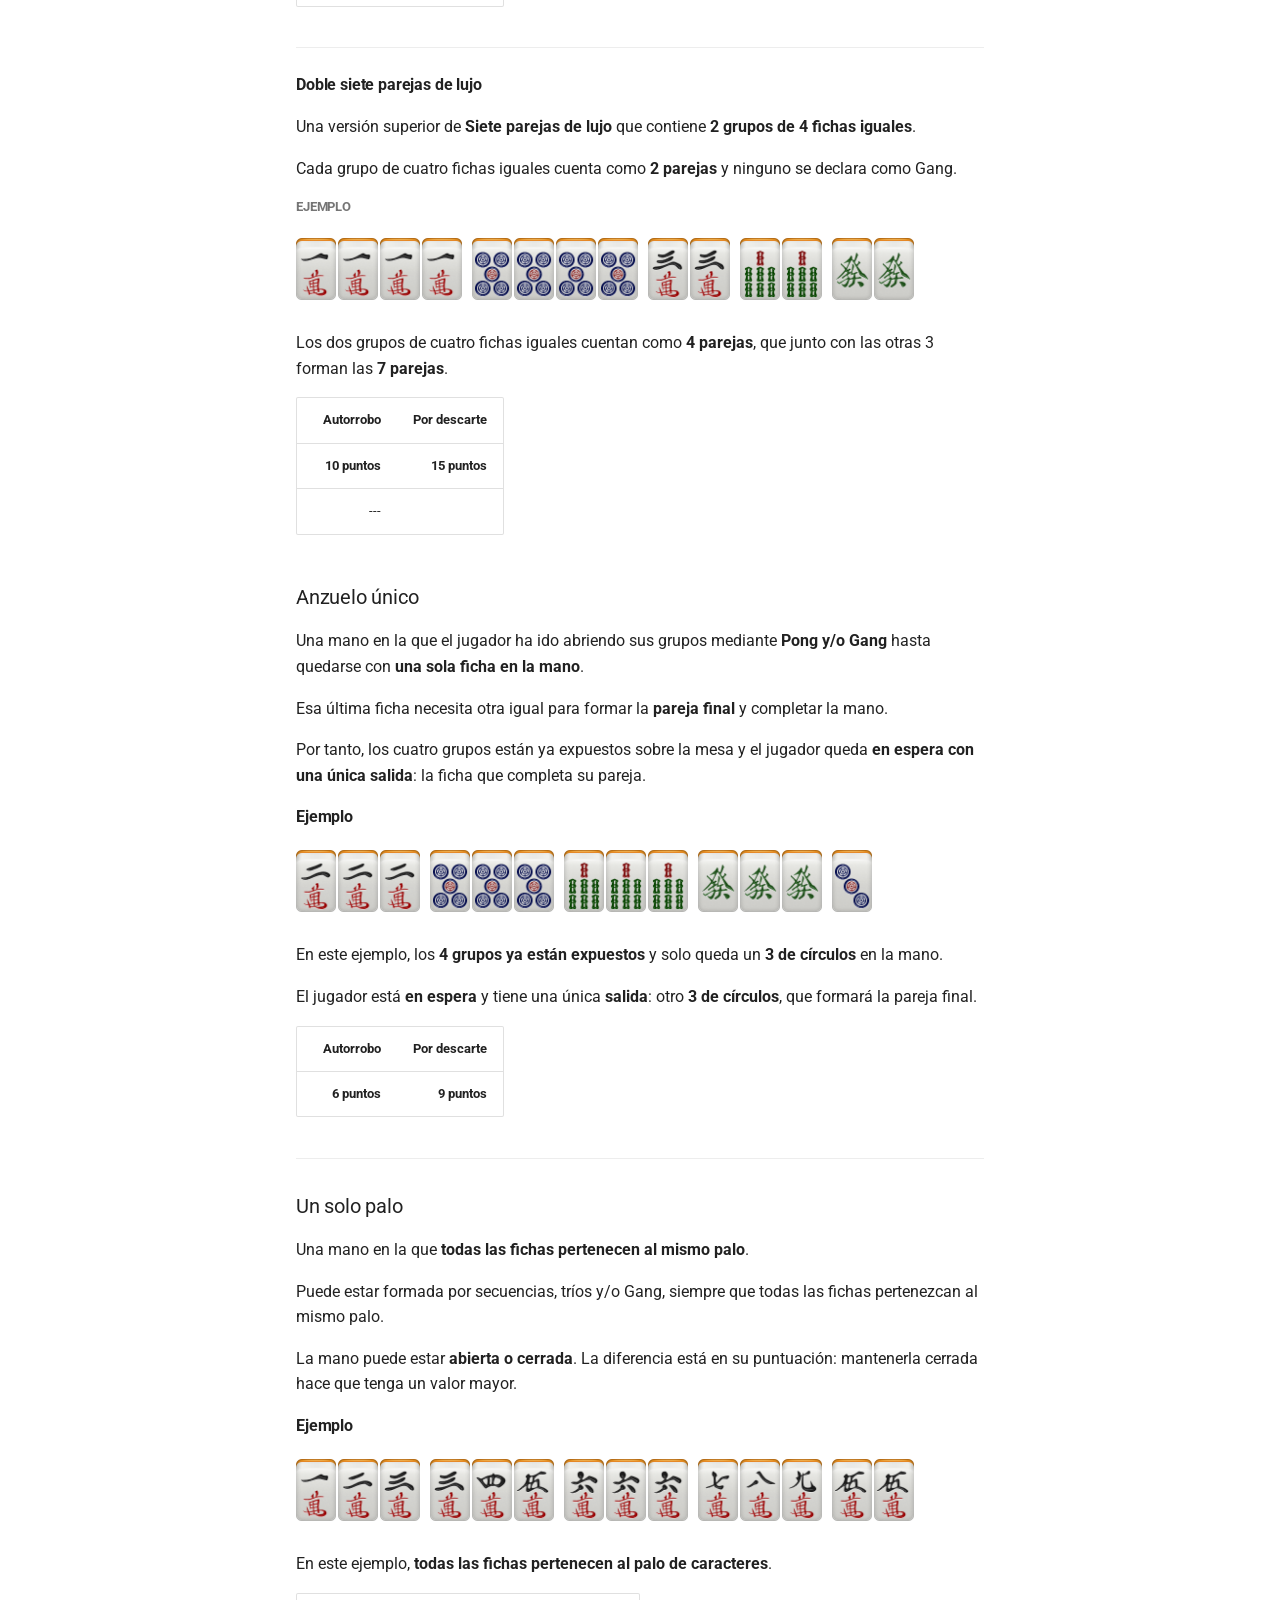
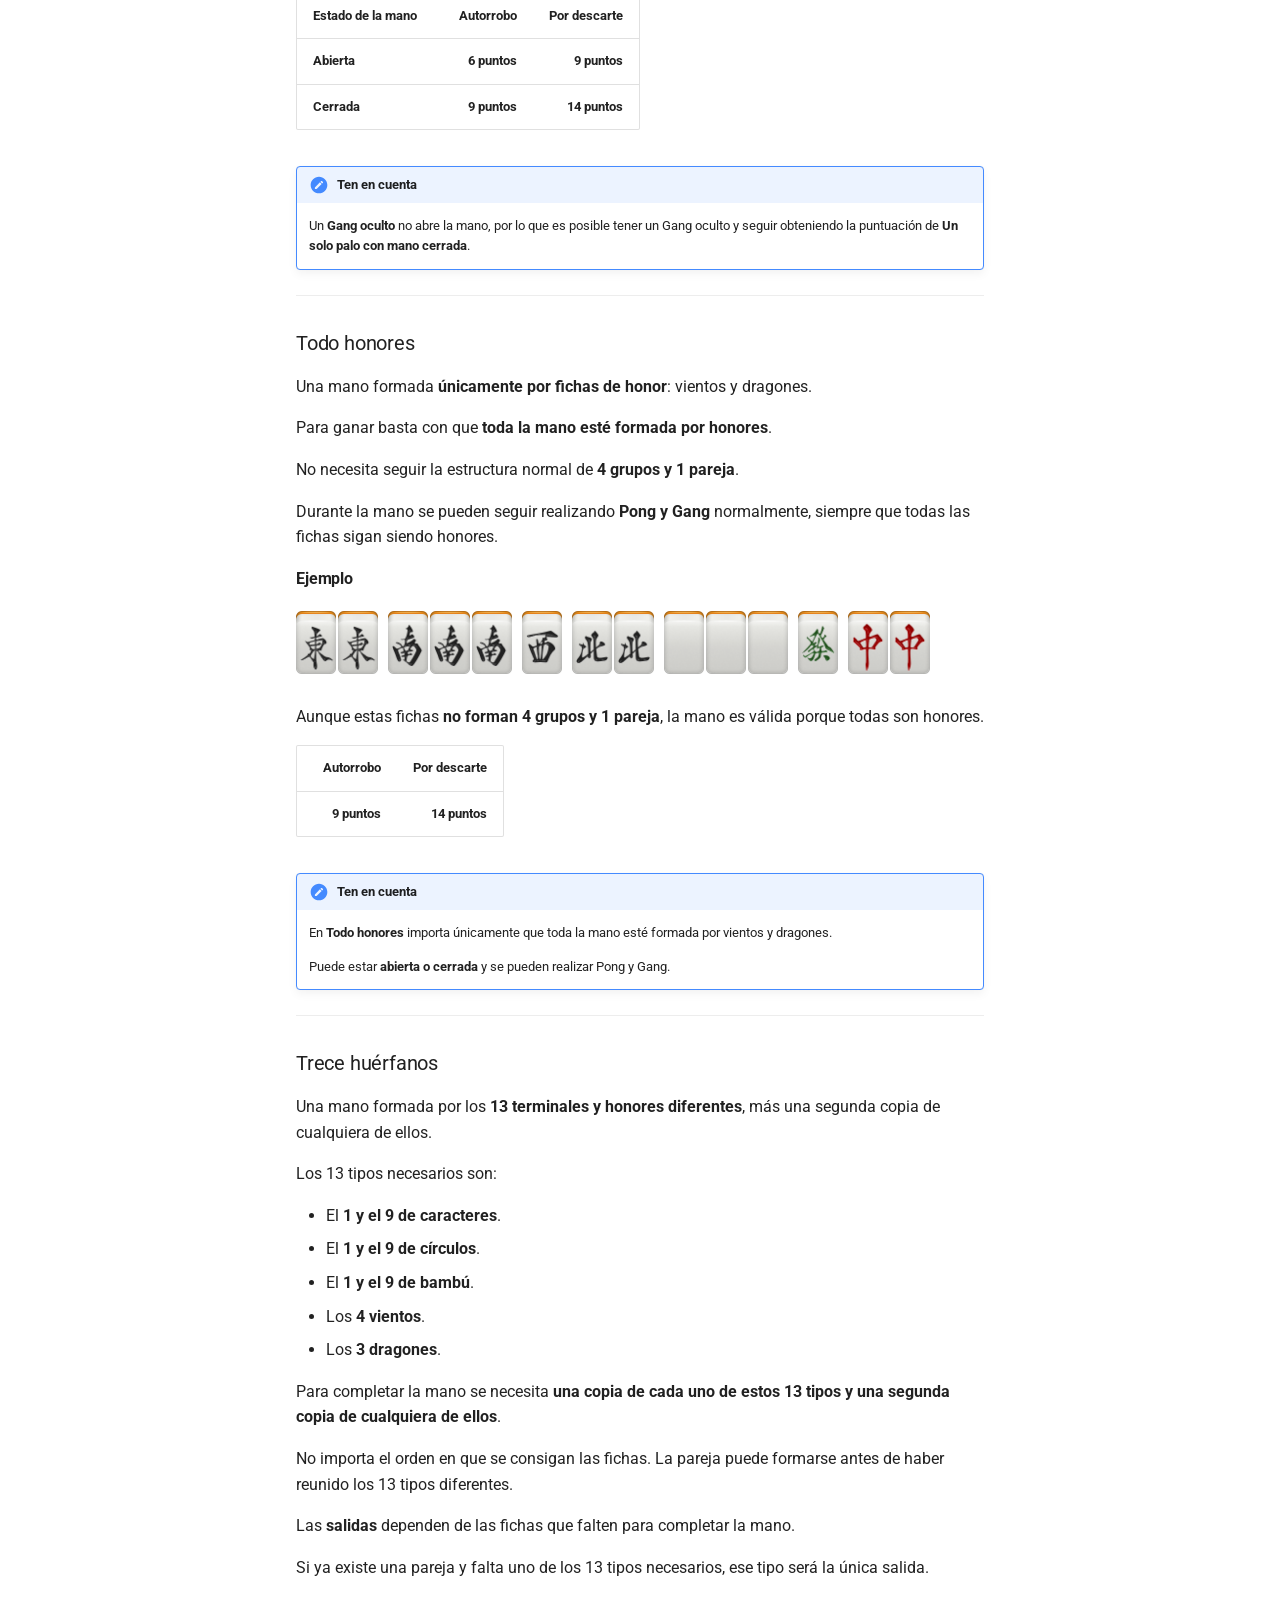
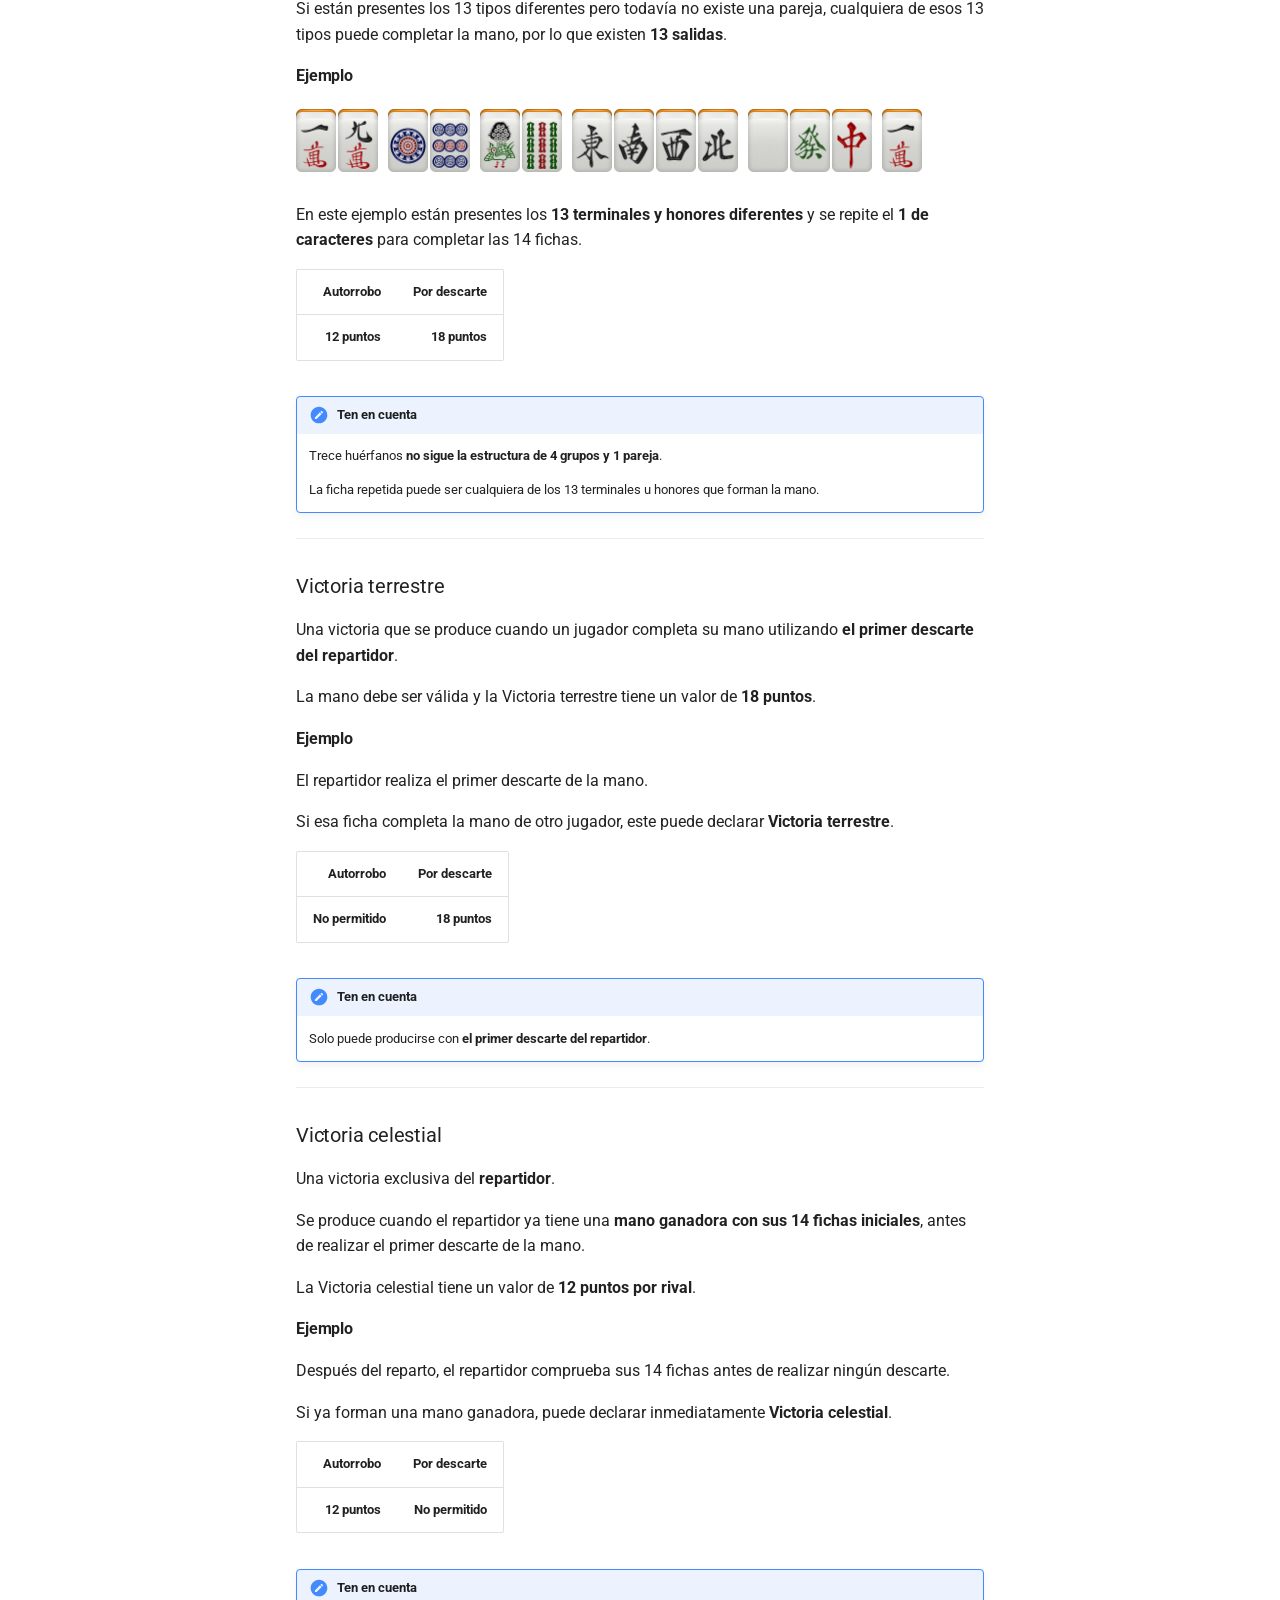
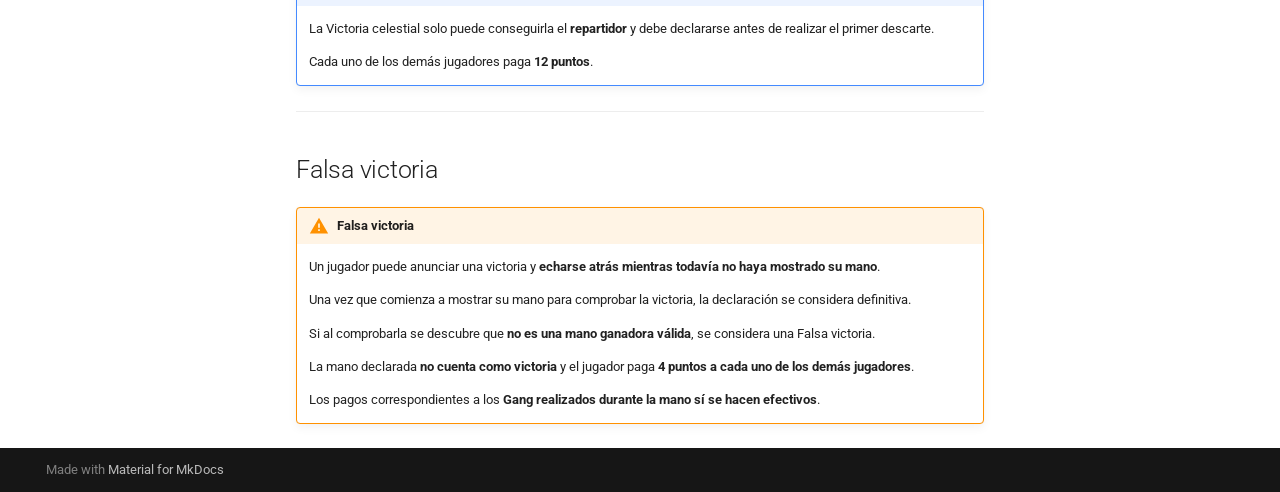
<file: 03-manos-y-puntuacion/index.html>
<!doctype html>
<html lang="es" class="no-js">
  <head>
    
      <meta charset="utf-8">
      <meta name="viewport" content="width=device-width,initial-scale=1">
      
        <meta name="description" content="Reglamento de la variante familiar de Mahjong">
      
      
      
      
        <link rel="prev" href="../02-pong-y-gang/">
      
      
        <link rel="next" href="../04-resumen/">
      
      
        
      
      
      <link rel="icon" href="../assets/images/favicon.png">
      <meta name="generator" content="mkdocs-1.6.1, mkdocs-material-9.7.7">
    
    
      
        <title>Manos y puntuacion - Mahjong de la familia Xiang</title>
      
    
    
      <link rel="stylesheet" href="../assets/stylesheets/main.ec1eaa64.min.css">
      
      


    
    
      
    
    
      
        
        
        <link rel="preconnect" href="https://fonts.gstatic.com" crossorigin>
        <link rel="stylesheet" href="https://fonts.googleapis.com/css?family=Roboto:300,300i,400,400i,700,700i%7CRoboto+Mono:400,400i,700,700i&display=fallback">
        <style>:root{--md-text-font:"Roboto";--md-code-font:"Roboto Mono"}</style>
      
    
    
      <link rel="stylesheet" href="../assets/stylesheets/extra.css">
    
    <script>__md_scope=new URL("..",location),__md_hash=e=>[...e].reduce(((e,_)=>(e<<5)-e+_.charCodeAt(0)),0),__md_get=(e,_=localStorage,t=__md_scope)=>JSON.parse(_.getItem(t.pathname+"."+e)),__md_set=(e,_,t=localStorage,a=__md_scope)=>{try{t.setItem(a.pathname+"."+e,JSON.stringify(_))}catch(e){}}</script>
    
      

    
    
  </head>
  
  
    <body dir="ltr">
  
    
    <input class="md-toggle" data-md-toggle="drawer" type="checkbox" id="__drawer" autocomplete="off">
    <input class="md-toggle" data-md-toggle="search" type="checkbox" id="__search" autocomplete="off">
    <label class="md-overlay" for="__drawer"></label>
    <div data-md-component="skip">
      
        
        <a href="#manos-y-puntuacion" class="md-skip">
          Saltar a contenido
        </a>
      
    </div>
    <div data-md-component="announce">
      
    </div>
    
    
      

  

<header class="md-header md-header--shadow" data-md-component="header">
  <nav class="md-header__inner md-grid" aria-label="Cabecera">
    <a href=".." title="Mahjong de la familia Xiang" class="md-header__button md-logo" aria-label="Mahjong de la familia Xiang" data-md-component="logo">
      
  
  <svg xmlns="http://www.w3.org/2000/svg" viewBox="0 0 24 24"><path d="M12 8a3 3 0 0 0 3-3 3 3 0 0 0-3-3 3 3 0 0 0-3 3 3 3 0 0 0 3 3m0 3.54C9.64 9.35 6.5 8 3 8v11c3.5 0 6.64 1.35 9 3.54 2.36-2.19 5.5-3.54 9-3.54V8c-3.5 0-6.64 1.35-9 3.54"/></svg>

    </a>
    <label class="md-header__button md-icon" for="__drawer">
      
      <svg xmlns="http://www.w3.org/2000/svg" viewBox="0 0 24 24"><path d="M3 6h18v2H3zm0 5h18v2H3zm0 5h18v2H3z"/></svg>
    </label>
    <div class="md-header__title" data-md-component="header-title">
      <div class="md-header__ellipsis">
        <div class="md-header__topic">
          <span class="md-ellipsis">
            Mahjong de la familia Xiang
          </span>
        </div>
        <div class="md-header__topic" data-md-component="header-topic">
          <span class="md-ellipsis">
            
              Manos y puntuacion
            
          </span>
        </div>
      </div>
    </div>
    
    
      <script>var palette=__md_get("__palette");if(palette&&palette.color){if("(prefers-color-scheme)"===palette.color.media){var media=matchMedia("(prefers-color-scheme: light)"),input=document.querySelector(media.matches?"[data-md-color-media='(prefers-color-scheme: light)']":"[data-md-color-media='(prefers-color-scheme: dark)']");palette.color.media=input.getAttribute("data-md-color-media"),palette.color.scheme=input.getAttribute("data-md-color-scheme"),palette.color.primary=input.getAttribute("data-md-color-primary"),palette.color.accent=input.getAttribute("data-md-color-accent")}for(var[key,value]of Object.entries(palette.color))document.body.setAttribute("data-md-color-"+key,value)}</script>
    
    
    
      
      
        <label class="md-header__button md-icon" for="__search">
          
          <svg xmlns="http://www.w3.org/2000/svg" viewBox="0 0 24 24"><path d="M9.5 3A6.5 6.5 0 0 1 16 9.5c0 1.61-.59 3.09-1.56 4.23l.27.27h.79l5 5-1.5 1.5-5-5v-.79l-.27-.27A6.52 6.52 0 0 1 9.5 16 6.5 6.5 0 0 1 3 9.5 6.5 6.5 0 0 1 9.5 3m0 2C7 5 5 7 5 9.5S7 14 9.5 14 14 12 14 9.5 12 5 9.5 5"/></svg>
        </label>
        <div class="md-search" data-md-component="search" role="dialog">
  <label class="md-search__overlay" for="__search"></label>
  <div class="md-search__inner" role="search">
    <form class="md-search__form" name="search">
      <input type="text" class="md-search__input" name="query" aria-label="Búsqueda" placeholder="Búsqueda" autocapitalize="off" autocorrect="off" autocomplete="off" spellcheck="false" data-md-component="search-query" required>
      <label class="md-search__icon md-icon" for="__search">
        
        <svg xmlns="http://www.w3.org/2000/svg" viewBox="0 0 24 24"><path d="M9.5 3A6.5 6.5 0 0 1 16 9.5c0 1.61-.59 3.09-1.56 4.23l.27.27h.79l5 5-1.5 1.5-5-5v-.79l-.27-.27A6.52 6.52 0 0 1 9.5 16 6.5 6.5 0 0 1 3 9.5 6.5 6.5 0 0 1 9.5 3m0 2C7 5 5 7 5 9.5S7 14 9.5 14 14 12 14 9.5 12 5 9.5 5"/></svg>
        
        <svg xmlns="http://www.w3.org/2000/svg" viewBox="0 0 24 24"><path d="M20 11v2H8l5.5 5.5-1.42 1.42L4.16 12l7.92-7.92L13.5 5.5 8 11z"/></svg>
      </label>
      <nav class="md-search__options" aria-label="Buscar">
        
        <button type="reset" class="md-search__icon md-icon" title="Limpiar" aria-label="Limpiar" tabindex="-1">
          
          <svg xmlns="http://www.w3.org/2000/svg" viewBox="0 0 24 24"><path d="M19 6.41 17.59 5 12 10.59 6.41 5 5 6.41 10.59 12 5 17.59 6.41 19 12 13.41 17.59 19 19 17.59 13.41 12z"/></svg>
        </button>
      </nav>
      
    </form>
    <div class="md-search__output">
      <div class="md-search__scrollwrap" tabindex="0" data-md-scrollfix>
        <div class="md-search-result" data-md-component="search-result">
          <div class="md-search-result__meta">
            Inicializando búsqueda
          </div>
          <ol class="md-search-result__list" role="presentation"></ol>
        </div>
      </div>
    </div>
  </div>
</div>
      
    
    
  </nav>
  
</header>
    
    <div class="md-container" data-md-component="container">
      
      
        
          
        
      
      <main class="md-main" data-md-component="main">
        <div class="md-main__inner md-grid">
          
            
              
              <div class="md-sidebar md-sidebar--primary" data-md-component="sidebar" data-md-type="navigation" >
                <div class="md-sidebar__scrollwrap">
                  <div class="md-sidebar__inner">
                    



<nav class="md-nav md-nav--primary" aria-label="Navegación" data-md-level="0">
  <label class="md-nav__title" for="__drawer">
    <a href=".." title="Mahjong de la familia Xiang" class="md-nav__button md-logo" aria-label="Mahjong de la familia Xiang" data-md-component="logo">
      
  
  <svg xmlns="http://www.w3.org/2000/svg" viewBox="0 0 24 24"><path d="M12 8a3 3 0 0 0 3-3 3 3 0 0 0-3-3 3 3 0 0 0-3 3 3 3 0 0 0 3 3m0 3.54C9.64 9.35 6.5 8 3 8v11c3.5 0 6.64 1.35 9 3.54 2.36-2.19 5.5-3.54 9-3.54V8c-3.5 0-6.64 1.35-9 3.54"/></svg>

    </a>
    Mahjong de la familia Xiang
  </label>
  
  <ul class="md-nav__list" data-md-scrollfix>
    
      
      
  
  
  
  
    <li class="md-nav__item">
      <a href=".." class="md-nav__link">
        
  
  
  <span class="md-ellipsis">
    
  
    Inicio
  

    
  </span>
  
  

      </a>
    </li>
  

    
      
      
  
  
  
  
    <li class="md-nav__item">
      <a href="../01-como-jugar/" class="md-nav__link">
        
  
  
  <span class="md-ellipsis">
    
  
    Cómo jugar
  

    
  </span>
  
  

      </a>
    </li>
  

    
      
      
  
  
  
  
    <li class="md-nav__item">
      <a href="../02-pong-y-gang/" class="md-nav__link">
        
  
  
  <span class="md-ellipsis">
    
  
    Pong y Gang
  

    
  </span>
  
  

      </a>
    </li>
  

    
      
      
  
  
    
  
  
  
    <li class="md-nav__item md-nav__item--active">
      
      <input class="md-nav__toggle md-toggle" type="checkbox" id="__toc">
      
      
        
      
      
        <label class="md-nav__link md-nav__link--active" for="__toc">
          
  
  
  <span class="md-ellipsis">
    
  
    Manos y puntuacion
  

    
  </span>
  
  

          <span class="md-nav__icon md-icon"></span>
        </label>
      
      <a href="./" class="md-nav__link md-nav__link--active">
        
  
  
  <span class="md-ellipsis">
    
  
    Manos y puntuacion
  

    
  </span>
  
  

      </a>
      
        

<nav class="md-nav md-nav--secondary" aria-label="Tabla de contenidos">
  
  
  
    
  
  
    <label class="md-nav__title" for="__toc">
      <span class="md-nav__icon md-icon"></span>
      Tabla de contenidos
    </label>
    <ul class="md-nav__list" data-md-component="toc" data-md-scrollfix>
      
        <li class="md-nav__item">
  <a href="#manos-ganadoras" class="md-nav__link">
    <span class="md-ellipsis">
      
        Manos ganadoras
      
    </span>
  </a>
  
    <nav class="md-nav" aria-label="Manos ganadoras">
      <ul class="md-nav__list">
        
          <li class="md-nav__item">
  <a href="#mano-normal" class="md-nav__link">
    <span class="md-ellipsis">
      
        Mano normal
      
    </span>
  </a>
  
    <nav class="md-nav" aria-label="Mano normal">
      <ul class="md-nav__list">
        
          <li class="md-nav__item">
  <a href="#ejemplo" class="md-nav__link">
    <span class="md-ellipsis">
      
        Ejemplo
      
    </span>
  </a>
  
</li>
        
      </ul>
    </nav>
  
</li>
        
          <li class="md-nav__item">
  <a href="#todo-trios" class="md-nav__link">
    <span class="md-ellipsis">
      
        Todo tríos
      
    </span>
  </a>
  
    <nav class="md-nav" aria-label="Todo tríos">
      <ul class="md-nav__list">
        
          <li class="md-nav__item">
  <a href="#ejemplo_1" class="md-nav__link">
    <span class="md-ellipsis">
      
        Ejemplo
      
    </span>
  </a>
  
</li>
        
          <li class="md-nav__item">
  <a href="#todo-trios-de-lujo" class="md-nav__link">
    <span class="md-ellipsis">
      
        Todo tríos de lujo
      
    </span>
  </a>
  
</li>
        
          <li class="md-nav__item">
  <a href="#ejemplo_2" class="md-nav__link">
    <span class="md-ellipsis">
      
        Ejemplo
      
    </span>
  </a>
  
</li>
        
      </ul>
    </nav>
  
</li>
        
          <li class="md-nav__item">
  <a href="#siete-parejas" class="md-nav__link">
    <span class="md-ellipsis">
      
        Siete parejas
      
    </span>
  </a>
  
    <nav class="md-nav" aria-label="Siete parejas">
      <ul class="md-nav__list">
        
          <li class="md-nav__item">
  <a href="#ejemplo_3" class="md-nav__link">
    <span class="md-ellipsis">
      
        Ejemplo
      
    </span>
  </a>
  
</li>
        
          <li class="md-nav__item">
  <a href="#siete-parejas-de-lujo" class="md-nav__link">
    <span class="md-ellipsis">
      
        Siete parejas de lujo
      
    </span>
  </a>
  
    <nav class="md-nav" aria-label="Siete parejas de lujo">
      <ul class="md-nav__list">
        
          <li class="md-nav__item">
  <a href="#ejemplo_4" class="md-nav__link">
    <span class="md-ellipsis">
      
        Ejemplo
      
    </span>
  </a>
  
</li>
        
      </ul>
    </nav>
  
</li>
        
          <li class="md-nav__item">
  <a href="#doble-siete-parejas-de-lujo" class="md-nav__link">
    <span class="md-ellipsis">
      
        Doble siete parejas de lujo
      
    </span>
  </a>
  
    <nav class="md-nav" aria-label="Doble siete parejas de lujo">
      <ul class="md-nav__list">
        
          <li class="md-nav__item">
  <a href="#ejemplo_5" class="md-nav__link">
    <span class="md-ellipsis">
      
        Ejemplo
      
    </span>
  </a>
  
</li>
        
      </ul>
    </nav>
  
</li>
        
      </ul>
    </nav>
  
</li>
        
          <li class="md-nav__item">
  <a href="#anzuelo-unico" class="md-nav__link">
    <span class="md-ellipsis">
      
        Anzuelo único
      
    </span>
  </a>
  
    <nav class="md-nav" aria-label="Anzuelo único">
      <ul class="md-nav__list">
        
          <li class="md-nav__item">
  <a href="#ejemplo_6" class="md-nav__link">
    <span class="md-ellipsis">
      
        Ejemplo
      
    </span>
  </a>
  
</li>
        
      </ul>
    </nav>
  
</li>
        
          <li class="md-nav__item">
  <a href="#un-solo-palo" class="md-nav__link">
    <span class="md-ellipsis">
      
        Un solo palo
      
    </span>
  </a>
  
    <nav class="md-nav" aria-label="Un solo palo">
      <ul class="md-nav__list">
        
          <li class="md-nav__item">
  <a href="#ejemplo_7" class="md-nav__link">
    <span class="md-ellipsis">
      
        Ejemplo
      
    </span>
  </a>
  
</li>
        
      </ul>
    </nav>
  
</li>
        
          <li class="md-nav__item">
  <a href="#todo-honores" class="md-nav__link">
    <span class="md-ellipsis">
      
        Todo honores
      
    </span>
  </a>
  
    <nav class="md-nav" aria-label="Todo honores">
      <ul class="md-nav__list">
        
          <li class="md-nav__item">
  <a href="#ejemplo_8" class="md-nav__link">
    <span class="md-ellipsis">
      
        Ejemplo
      
    </span>
  </a>
  
</li>
        
      </ul>
    </nav>
  
</li>
        
          <li class="md-nav__item">
  <a href="#trece-huerfanos" class="md-nav__link">
    <span class="md-ellipsis">
      
        Trece huérfanos
      
    </span>
  </a>
  
    <nav class="md-nav" aria-label="Trece huérfanos">
      <ul class="md-nav__list">
        
          <li class="md-nav__item">
  <a href="#ejemplo_9" class="md-nav__link">
    <span class="md-ellipsis">
      
        Ejemplo
      
    </span>
  </a>
  
</li>
        
      </ul>
    </nav>
  
</li>
        
          <li class="md-nav__item">
  <a href="#victoria-terrestre" class="md-nav__link">
    <span class="md-ellipsis">
      
        Victoria terrestre
      
    </span>
  </a>
  
    <nav class="md-nav" aria-label="Victoria terrestre">
      <ul class="md-nav__list">
        
          <li class="md-nav__item">
  <a href="#ejemplo_10" class="md-nav__link">
    <span class="md-ellipsis">
      
        Ejemplo
      
    </span>
  </a>
  
</li>
        
      </ul>
    </nav>
  
</li>
        
          <li class="md-nav__item">
  <a href="#victoria-celestial" class="md-nav__link">
    <span class="md-ellipsis">
      
        Victoria celestial
      
    </span>
  </a>
  
    <nav class="md-nav" aria-label="Victoria celestial">
      <ul class="md-nav__list">
        
          <li class="md-nav__item">
  <a href="#ejemplo_11" class="md-nav__link">
    <span class="md-ellipsis">
      
        Ejemplo
      
    </span>
  </a>
  
</li>
        
      </ul>
    </nav>
  
</li>
        
      </ul>
    </nav>
  
</li>
      
        <li class="md-nav__item">
  <a href="#falsa-victoria" class="md-nav__link">
    <span class="md-ellipsis">
      
        Falsa victoria
      
    </span>
  </a>
  
</li>
      
    </ul>
  
</nav>
      
    </li>
  

    
      
      
  
  
  
  
    <li class="md-nav__item">
      <a href="../04-resumen/" class="md-nav__link">
        
  
  
  <span class="md-ellipsis">
    
  
    Resumen
  

    
  </span>
  
  

      </a>
    </li>
  

    
      
      
  
  
  
  
    <li class="md-nav__item">
      <a href="../05-consejos-y-estrategia/" class="md-nav__link">
        
  
  
  <span class="md-ellipsis">
    
  
    Consejos y estrategia
  

    
  </span>
  
  

      </a>
    </li>
  

    
  </ul>
</nav>
                  </div>
                </div>
              </div>
            
            
              
              <div class="md-sidebar md-sidebar--secondary" data-md-component="sidebar" data-md-type="toc" >
                <div class="md-sidebar__scrollwrap">
                  <div class="md-sidebar__inner">
                    

<nav class="md-nav md-nav--secondary" aria-label="Tabla de contenidos">
  
  
  
    
  
  
    <label class="md-nav__title" for="__toc">
      <span class="md-nav__icon md-icon"></span>
      Tabla de contenidos
    </label>
    <ul class="md-nav__list" data-md-component="toc" data-md-scrollfix>
      
        <li class="md-nav__item">
  <a href="#manos-ganadoras" class="md-nav__link">
    <span class="md-ellipsis">
      
        Manos ganadoras
      
    </span>
  </a>
  
    <nav class="md-nav" aria-label="Manos ganadoras">
      <ul class="md-nav__list">
        
          <li class="md-nav__item">
  <a href="#mano-normal" class="md-nav__link">
    <span class="md-ellipsis">
      
        Mano normal
      
    </span>
  </a>
  
    <nav class="md-nav" aria-label="Mano normal">
      <ul class="md-nav__list">
        
          <li class="md-nav__item">
  <a href="#ejemplo" class="md-nav__link">
    <span class="md-ellipsis">
      
        Ejemplo
      
    </span>
  </a>
  
</li>
        
      </ul>
    </nav>
  
</li>
        
          <li class="md-nav__item">
  <a href="#todo-trios" class="md-nav__link">
    <span class="md-ellipsis">
      
        Todo tríos
      
    </span>
  </a>
  
    <nav class="md-nav" aria-label="Todo tríos">
      <ul class="md-nav__list">
        
          <li class="md-nav__item">
  <a href="#ejemplo_1" class="md-nav__link">
    <span class="md-ellipsis">
      
        Ejemplo
      
    </span>
  </a>
  
</li>
        
          <li class="md-nav__item">
  <a href="#todo-trios-de-lujo" class="md-nav__link">
    <span class="md-ellipsis">
      
        Todo tríos de lujo
      
    </span>
  </a>
  
</li>
        
          <li class="md-nav__item">
  <a href="#ejemplo_2" class="md-nav__link">
    <span class="md-ellipsis">
      
        Ejemplo
      
    </span>
  </a>
  
</li>
        
      </ul>
    </nav>
  
</li>
        
          <li class="md-nav__item">
  <a href="#siete-parejas" class="md-nav__link">
    <span class="md-ellipsis">
      
        Siete parejas
      
    </span>
  </a>
  
    <nav class="md-nav" aria-label="Siete parejas">
      <ul class="md-nav__list">
        
          <li class="md-nav__item">
  <a href="#ejemplo_3" class="md-nav__link">
    <span class="md-ellipsis">
      
        Ejemplo
      
    </span>
  </a>
  
</li>
        
          <li class="md-nav__item">
  <a href="#siete-parejas-de-lujo" class="md-nav__link">
    <span class="md-ellipsis">
      
        Siete parejas de lujo
      
    </span>
  </a>
  
    <nav class="md-nav" aria-label="Siete parejas de lujo">
      <ul class="md-nav__list">
        
          <li class="md-nav__item">
  <a href="#ejemplo_4" class="md-nav__link">
    <span class="md-ellipsis">
      
        Ejemplo
      
    </span>
  </a>
  
</li>
        
      </ul>
    </nav>
  
</li>
        
          <li class="md-nav__item">
  <a href="#doble-siete-parejas-de-lujo" class="md-nav__link">
    <span class="md-ellipsis">
      
        Doble siete parejas de lujo
      
    </span>
  </a>
  
    <nav class="md-nav" aria-label="Doble siete parejas de lujo">
      <ul class="md-nav__list">
        
          <li class="md-nav__item">
  <a href="#ejemplo_5" class="md-nav__link">
    <span class="md-ellipsis">
      
        Ejemplo
      
    </span>
  </a>
  
</li>
        
      </ul>
    </nav>
  
</li>
        
      </ul>
    </nav>
  
</li>
        
          <li class="md-nav__item">
  <a href="#anzuelo-unico" class="md-nav__link">
    <span class="md-ellipsis">
      
        Anzuelo único
      
    </span>
  </a>
  
    <nav class="md-nav" aria-label="Anzuelo único">
      <ul class="md-nav__list">
        
          <li class="md-nav__item">
  <a href="#ejemplo_6" class="md-nav__link">
    <span class="md-ellipsis">
      
        Ejemplo
      
    </span>
  </a>
  
</li>
        
      </ul>
    </nav>
  
</li>
        
          <li class="md-nav__item">
  <a href="#un-solo-palo" class="md-nav__link">
    <span class="md-ellipsis">
      
        Un solo palo
      
    </span>
  </a>
  
    <nav class="md-nav" aria-label="Un solo palo">
      <ul class="md-nav__list">
        
          <li class="md-nav__item">
  <a href="#ejemplo_7" class="md-nav__link">
    <span class="md-ellipsis">
      
        Ejemplo
      
    </span>
  </a>
  
</li>
        
      </ul>
    </nav>
  
</li>
        
          <li class="md-nav__item">
  <a href="#todo-honores" class="md-nav__link">
    <span class="md-ellipsis">
      
        Todo honores
      
    </span>
  </a>
  
    <nav class="md-nav" aria-label="Todo honores">
      <ul class="md-nav__list">
        
          <li class="md-nav__item">
  <a href="#ejemplo_8" class="md-nav__link">
    <span class="md-ellipsis">
      
        Ejemplo
      
    </span>
  </a>
  
</li>
        
      </ul>
    </nav>
  
</li>
        
          <li class="md-nav__item">
  <a href="#trece-huerfanos" class="md-nav__link">
    <span class="md-ellipsis">
      
        Trece huérfanos
      
    </span>
  </a>
  
    <nav class="md-nav" aria-label="Trece huérfanos">
      <ul class="md-nav__list">
        
          <li class="md-nav__item">
  <a href="#ejemplo_9" class="md-nav__link">
    <span class="md-ellipsis">
      
        Ejemplo
      
    </span>
  </a>
  
</li>
        
      </ul>
    </nav>
  
</li>
        
          <li class="md-nav__item">
  <a href="#victoria-terrestre" class="md-nav__link">
    <span class="md-ellipsis">
      
        Victoria terrestre
      
    </span>
  </a>
  
    <nav class="md-nav" aria-label="Victoria terrestre">
      <ul class="md-nav__list">
        
          <li class="md-nav__item">
  <a href="#ejemplo_10" class="md-nav__link">
    <span class="md-ellipsis">
      
        Ejemplo
      
    </span>
  </a>
  
</li>
        
      </ul>
    </nav>
  
</li>
        
          <li class="md-nav__item">
  <a href="#victoria-celestial" class="md-nav__link">
    <span class="md-ellipsis">
      
        Victoria celestial
      
    </span>
  </a>
  
    <nav class="md-nav" aria-label="Victoria celestial">
      <ul class="md-nav__list">
        
          <li class="md-nav__item">
  <a href="#ejemplo_11" class="md-nav__link">
    <span class="md-ellipsis">
      
        Ejemplo
      
    </span>
  </a>
  
</li>
        
      </ul>
    </nav>
  
</li>
        
      </ul>
    </nav>
  
</li>
      
        <li class="md-nav__item">
  <a href="#falsa-victoria" class="md-nav__link">
    <span class="md-ellipsis">
      
        Falsa victoria
      
    </span>
  </a>
  
</li>
      
    </ul>
  
</nav>
                  </div>
                </div>
              </div>
            
          
          
            <div class="md-content" data-md-component="content">
              
              <article class="md-content__inner md-typeset">
                
                  



<h1 id="manos-y-puntuacion">Manos y puntuación</h1>
<p>En esta sección se explican las distintas manos ganadoras, cómo reconocerlas y cuántos puntos otorga cada una.</p>
<p>Cada mano incluye un ejemplo visual para facilitar su identificación durante la partida.</p>
<hr />
<h2 id="manos-ganadoras">Manos ganadoras</h2>
<h3 id="mano-normal">Mano normal</h3>
<p>Es la forma básica de ganar una mano.</p>
<p>Está formada por:</p>
<ul>
<li><strong>4 grupos</strong>, que pueden ser secuencias, tríos y/o Gang.</li>
<li><strong>1 pareja</strong>.</li>
</ul>
<p>No es necesario que todos los grupos sean del mismo tipo: pueden combinarse secuencias, tríos y Gang.</p>
<h4 id="ejemplo">Ejemplo</h4>
<div class="mahjong-hand">

  <div class="tile-group">
    <img src="../assets/tiles/Mpu2m.png">
    <img src="../assets/tiles/Mpu3m.png">
    <img src="../assets/tiles/Mpu4m.png">
  </div>

  <div class="tile-group">
    <img src="../assets/tiles/Mpu5p.png">
    <img src="../assets/tiles/Mpu6p.png">
    <img src="../assets/tiles/Mpu7p.png">
  </div>

  <div class="tile-group">
    <img src="../assets/tiles/Mpu3s.png">
    <img src="../assets/tiles/Mpu3s.png">
    <img src="../assets/tiles/Mpu3s.png">
  </div>

  <div class="tile-group">
    <img src="../assets/tiles/Mpu6m.png">
    <img src="../assets/tiles/Mpu7m.png">
    <img src="../assets/tiles/Mpu8m.png">
  </div>

  <div class="tile-group">
    <img src="../assets/tiles/Mpu2z.png">
    <img src="../assets/tiles/Mpu2z.png">
  </div>

</div>

<p>En este ejemplo hay <strong>3 secuencias, 1 trío y 1 pareja</strong>.</p>
<table>
<thead>
<tr>
<th style="text-align: right;">Autorrobo</th>
<th style="text-align: right;">Por descarte</th>
</tr>
</thead>
<tbody>
<tr>
<td style="text-align: right;"><strong>2 puntos</strong></td>
<td style="text-align: right;"><strong>No permitido</strong></td>
</tr>
</tbody>
</table>
<div class="admonition warning">
<p class="admonition-title">Importante</p>
<p>La Mano normal solo puede ganarse mediante <strong>autorrobo</strong>.</p>
</div>
<hr />
<h3 id="todo-trios">Todo tríos</h3>
<p>Una mano formada por:</p>
<ul>
<li><strong>4 grupos de tríos y/o Gang</strong></li>
<li><strong>1 pareja</strong></li>
</ul>
<p>No puede contener ninguna secuencia.</p>
<p>Los tríos pueden haberse formado con los propios robos o mediante <strong>Pong</strong>.</p>
<h4 id="ejemplo_1">Ejemplo</h4>
<div class="mahjong-hand">

  <div class="tile-group">
    <img src="../assets/tiles/Mpu2m.png">
    <img src="../assets/tiles/Mpu2m.png">
    <img src="../assets/tiles/Mpu2m.png">
  </div>

  <div class="tile-group">
    <img src="../assets/tiles/Mpu5p.png">
    <img src="../assets/tiles/Mpu5p.png">
    <img src="../assets/tiles/Mpu5p.png">
  </div>

  <div class="tile-group">
    <img src="../assets/tiles/Mpu7s.png">
    <img src="../assets/tiles/Mpu7s.png">
    <img src="../assets/tiles/Mpu7s.png">
  </div>

  <div class="tile-group">
    <img src="../assets/tiles/Mpu6z.png">
    <img src="../assets/tiles/Mpu6z.png">
    <img src="../assets/tiles/Mpu6z.png">
  </div>

  <div class="tile-group">
    <img src="../assets/tiles/Mpu3p.png">
    <img src="../assets/tiles/Mpu3p.png">
  </div>

</div>

<p>En este ejemplo hay <strong>4 tríos y 1 pareja</strong>.</p>
<table>
<thead>
<tr>
<th style="text-align: right;">Autorrobo</th>
<th style="text-align: right;">Por descarte</th>
</tr>
</thead>
<tbody>
<tr>
<td style="text-align: right;"><strong>4 puntos</strong></td>
<td style="text-align: right;"><strong>6 puntos</strong></td>
</tr>
</tbody>
</table>
<div class="admonition note">
<p class="admonition-title">Ten en cuenta</p>
<p>No importa cómo se hayan conseguido los tríos.</p>
<p>La mano cuenta como <strong>Todo tríos</strong> siempre que su composición final no contenga ninguna secuencia.</p>
</div>
<h4 id="todo-trios-de-lujo">Todo tríos de lujo</h4>
<p>Si una mano de <strong>Todo tríos</strong> contiene al menos un <strong>Gang declarado</strong>, se considera <strong>Todo tríos de lujo</strong>.</p>
<p>Los puntos correspondientes al <strong>Gang se calculan además de la puntuación de la mano</strong>.</p>
<h4 id="ejemplo_2">Ejemplo</h4>
<div class="mahjong-hand">

  <div class="tile-group">
    <img src="../assets/tiles/Mpu2m.png">
    <img src="../assets/tiles/Mpu2m.png">
    <img src="../assets/tiles/Mpu2m.png">
    <img src="../assets/tiles/Mpu2m.png">
  </div>

  <div class="tile-group">
    <img src="../assets/tiles/Mpu5p.png">
    <img src="../assets/tiles/Mpu5p.png">
    <img src="../assets/tiles/Mpu5p.png">
  </div>

  <div class="tile-group">
    <img src="../assets/tiles/Mpu7s.png">
    <img src="../assets/tiles/Mpu7s.png">
    <img src="../assets/tiles/Mpu7s.png">
  </div>

  <div class="tile-group">
    <img src="../assets/tiles/Mpu6z.png">
    <img src="../assets/tiles/Mpu6z.png">
    <img src="../assets/tiles/Mpu6z.png">
  </div>

  <div class="tile-group">
    <img src="../assets/tiles/Mpu3p.png">
    <img src="../assets/tiles/Mpu3p.png">
  </div>

</div>

<table>
<thead>
<tr>
<th style="text-align: right;">Autorrobo</th>
<th style="text-align: right;">Por descarte</th>
</tr>
</thead>
<tbody>
<tr>
<td style="text-align: right;"><strong>6 puntos</strong></td>
<td style="text-align: right;"><strong>9 puntos</strong></td>
</tr>
</tbody>
</table>
<div class="admonition note">
<p class="admonition-title">Ten en cuenta</p>
<p>Todo tríos de lujo siempre contiene al menos un <strong>Gang declarado</strong>.</p>
<p>El pago correspondiente a ese Gang se añade normalmente a los puntos obtenidos por la mano.</p>
</div>
<hr />
<h3 id="siete-parejas">Siete parejas</h3>
<p>Una mano formada por <strong>7 parejas</strong>.</p>
<p>No sigue la estructura normal de 4 grupos y 1 pareja.</p>
<h4 id="ejemplo_3">Ejemplo</h4>
<div class="mahjong-hand">

  <div class="tile-group">
    <img src="../assets/tiles/Mpu1m.png">
    <img src="../assets/tiles/Mpu1m.png">
  </div>

  <div class="tile-group">
    <img src="../assets/tiles/Mpu3m.png">
    <img src="../assets/tiles/Mpu3m.png">
  </div>

  <div class="tile-group">
    <img src="../assets/tiles/Mpu5p.png">
    <img src="../assets/tiles/Mpu5p.png">
  </div>

  <div class="tile-group">
    <img src="../assets/tiles/Mpu7p.png">
    <img src="../assets/tiles/Mpu7p.png">
  </div>

  <div class="tile-group">
    <img src="../assets/tiles/Mpu2s.png">
    <img src="../assets/tiles/Mpu2s.png">
  </div>

  <div class="tile-group">
    <img src="../assets/tiles/Mpu8s.png">
    <img src="../assets/tiles/Mpu8s.png">
  </div>

  <div class="tile-group">
    <img src="../assets/tiles/Mpu5z.png">
    <img src="../assets/tiles/Mpu5z.png">
  </div>

</div>

<table>
<thead>
<tr>
<th style="text-align: right;">Autorrobo</th>
<th style="text-align: right;">Por descarte</th>
</tr>
</thead>
<tbody>
<tr>
<td style="text-align: right;"><strong>5 puntos</strong></td>
<td style="text-align: right;"><strong>8 puntos</strong></td>
</tr>
</tbody>
</table>
<hr />
<h4 id="siete-parejas-de-lujo">Siete parejas de lujo</h4>
<p>Una versión de <strong>Siete parejas</strong> que contiene un grupo de <strong>4 fichas iguales</strong>.</p>
<p>Las cuatro fichas iguales cuentan como <strong>2 parejas</strong> y permanecen en la mano: <strong>no se declaran como Gang</strong>.</p>
<h5 id="ejemplo_4">Ejemplo</h5>
<div class="mahjong-hand">

  <div class="tile-group">
    <img src="../assets/tiles/Mpu1m.png">
    <img src="../assets/tiles/Mpu1m.png">
    <img src="../assets/tiles/Mpu1m.png">
    <img src="../assets/tiles/Mpu1m.png">
  </div>

  <div class="tile-group">
    <img src="../assets/tiles/Mpu3m.png">
    <img src="../assets/tiles/Mpu3m.png">
  </div>

  <div class="tile-group">
    <img src="../assets/tiles/Mpu5p.png">
    <img src="../assets/tiles/Mpu5p.png">
  </div>

  <div class="tile-group">
    <img src="../assets/tiles/Mpu7p.png">
    <img src="../assets/tiles/Mpu7p.png">
  </div>

  <div class="tile-group">
    <img src="../assets/tiles/Mpu2s.png">
    <img src="../assets/tiles/Mpu2s.png">
  </div>

  <div class="tile-group">
    <img src="../assets/tiles/Mpu5z.png">
    <img src="../assets/tiles/Mpu5z.png">
  </div>

</div>

<p>El grupo de cuatro fichas iguales cuenta como <strong>2 de las 7 parejas</strong>.</p>
<table>
<thead>
<tr>
<th style="text-align: right;">Autorrobo</th>
<th style="text-align: right;">Por descarte</th>
</tr>
</thead>
<tbody>
<tr>
<td style="text-align: right;"><strong>7 puntos</strong></td>
<td style="text-align: right;"><strong>11 puntos</strong></td>
</tr>
</tbody>
</table>
<hr />
<h4 id="doble-siete-parejas-de-lujo">Doble siete parejas de lujo</h4>
<p>Una versión superior de <strong>Siete parejas de lujo</strong> que contiene <strong>2 grupos de 4 fichas iguales</strong>.</p>
<p>Cada grupo de cuatro fichas iguales cuenta como <strong>2 parejas</strong> y ninguno se declara como Gang.</p>
<h5 id="ejemplo_5">Ejemplo</h5>
<div class="mahjong-hand">

  <div class="tile-group">
    <img src="../assets/tiles/Mpu1m.png">
    <img src="../assets/tiles/Mpu1m.png">
    <img src="../assets/tiles/Mpu1m.png">
    <img src="../assets/tiles/Mpu1m.png">
  </div>

  <div class="tile-group">
    <img src="../assets/tiles/Mpu5p.png">
    <img src="../assets/tiles/Mpu5p.png">
    <img src="../assets/tiles/Mpu5p.png">
    <img src="../assets/tiles/Mpu5p.png">
  </div>

  <div class="tile-group">
    <img src="../assets/tiles/Mpu3m.png">
    <img src="../assets/tiles/Mpu3m.png">
  </div>

  <div class="tile-group">
    <img src="../assets/tiles/Mpu7s.png">
    <img src="../assets/tiles/Mpu7s.png">
  </div>

  <div class="tile-group">
    <img src="../assets/tiles/Mpu6z.png">
    <img src="../assets/tiles/Mpu6z.png">
  </div>

</div>

<p>Los dos grupos de cuatro fichas iguales cuentan como <strong>4 parejas</strong>, que junto con las otras 3 forman las <strong>7 parejas</strong>.</p>
<table>
<thead>
<tr>
<th style="text-align: right;">Autorrobo</th>
<th style="text-align: right;">Por descarte</th>
</tr>
</thead>
<tbody>
<tr>
<td style="text-align: right;"><strong>10 puntos</strong></td>
<td style="text-align: right;"><strong>15 puntos</strong></td>
</tr>
<tr>
<td style="text-align: right;">---</td>
<td style="text-align: right;"></td>
</tr>
</tbody>
</table>
<h3 id="anzuelo-unico">Anzuelo único</h3>
<p>Una mano en la que el jugador ha ido abriendo sus grupos mediante <strong>Pong y/o Gang</strong> hasta quedarse con <strong>una sola ficha en la mano</strong>.</p>
<p>Esa última ficha necesita otra igual para formar la <strong>pareja final</strong> y completar la mano.</p>
<p>Por tanto, los cuatro grupos están ya expuestos sobre la mesa y el jugador queda <strong>en espera con una única salida</strong>: la ficha que completa su pareja.</p>
<h4 id="ejemplo_6">Ejemplo</h4>
<div class="mahjong-hand">

  <div class="tile-group">
    <img src="../assets/tiles/Mpu2m.png">
    <img src="../assets/tiles/Mpu2m.png">
    <img src="../assets/tiles/Mpu2m.png">
  </div>

  <div class="tile-group">
    <img src="../assets/tiles/Mpu5p.png">
    <img src="../assets/tiles/Mpu5p.png">
    <img src="../assets/tiles/Mpu5p.png">
  </div>

  <div class="tile-group">
    <img src="../assets/tiles/Mpu7s.png">
    <img src="../assets/tiles/Mpu7s.png">
    <img src="../assets/tiles/Mpu7s.png">
  </div>

  <div class="tile-group">
    <img src="../assets/tiles/Mpu6z.png">
    <img src="../assets/tiles/Mpu6z.png">
    <img src="../assets/tiles/Mpu6z.png">
  </div>

  <div class="tile-group">
    <img src="../assets/tiles/Mpu3p.png">
  </div>

</div>

<p>En este ejemplo, los <strong>4 grupos ya están expuestos</strong> y solo queda un <strong>3 de círculos</strong> en la mano.</p>
<p>El jugador está <strong>en espera</strong> y tiene una única <strong>salida</strong>: otro <strong>3 de círculos</strong>, que formará la pareja final.</p>
<table>
<thead>
<tr>
<th style="text-align: right;">Autorrobo</th>
<th style="text-align: right;">Por descarte</th>
</tr>
</thead>
<tbody>
<tr>
<td style="text-align: right;"><strong>6 puntos</strong></td>
<td style="text-align: right;"><strong>9 puntos</strong></td>
</tr>
</tbody>
</table>
<hr />
<h3 id="un-solo-palo">Un solo palo</h3>
<p>Una mano en la que <strong>todas las fichas pertenecen al mismo palo</strong>.</p>
<p>Puede estar formada por secuencias, tríos y/o Gang, siempre que todas las fichas pertenezcan al mismo palo.</p>
<p>La mano puede estar <strong>abierta o cerrada</strong>. La diferencia está en su puntuación: mantenerla cerrada hace que tenga un valor mayor.</p>
<h4 id="ejemplo_7">Ejemplo</h4>
<div class="mahjong-hand">

  <div class="tile-group">
    <img src="../assets/tiles/Mpu1m.png">
    <img src="../assets/tiles/Mpu2m.png">
    <img src="../assets/tiles/Mpu3m.png">
  </div>

  <div class="tile-group">
    <img src="../assets/tiles/Mpu3m.png">
    <img src="../assets/tiles/Mpu4m.png">
    <img src="../assets/tiles/Mpu5m.png">
  </div>

  <div class="tile-group">
    <img src="../assets/tiles/Mpu6m.png">
    <img src="../assets/tiles/Mpu6m.png">
    <img src="../assets/tiles/Mpu6m.png">
  </div>

  <div class="tile-group">
    <img src="../assets/tiles/Mpu7m.png">
    <img src="../assets/tiles/Mpu8m.png">
    <img src="../assets/tiles/Mpu9m.png">
  </div>

  <div class="tile-group">
    <img src="../assets/tiles/Mpu5m.png">
    <img src="../assets/tiles/Mpu5m.png">
  </div>

</div>

<p>En este ejemplo, <strong>todas las fichas pertenecen al palo de caracteres</strong>.</p>
<table>
<thead>
<tr>
<th>Estado de la mano</th>
<th style="text-align: right;">Autorrobo</th>
<th style="text-align: right;">Por descarte</th>
</tr>
</thead>
<tbody>
<tr>
<td><strong>Abierta</strong></td>
<td style="text-align: right;"><strong>6 puntos</strong></td>
<td style="text-align: right;"><strong>9 puntos</strong></td>
</tr>
<tr>
<td><strong>Cerrada</strong></td>
<td style="text-align: right;"><strong>9 puntos</strong></td>
<td style="text-align: right;"><strong>14 puntos</strong></td>
</tr>
</tbody>
</table>
<div class="admonition note">
<p class="admonition-title">Ten en cuenta</p>
<p>Un <strong>Gang oculto</strong> no abre la mano, por lo que es posible tener un Gang oculto y seguir obteniendo la puntuación de <strong>Un solo palo con mano cerrada</strong>.</p>
</div>
<hr />
<h3 id="todo-honores">Todo honores</h3>
<p>Una mano formada <strong>únicamente por fichas de honor</strong>: vientos y dragones.</p>
<p>Para ganar basta con que <strong>toda la mano esté formada por honores</strong>.</p>
<p>No necesita seguir la estructura normal de <strong>4 grupos y 1 pareja</strong>.</p>
<p>Durante la mano se pueden seguir realizando <strong>Pong y Gang</strong> normalmente, siempre que todas las fichas sigan siendo honores.</p>
<h4 id="ejemplo_8">Ejemplo</h4>
<div class="mahjong-hand">

  <div class="tile-group">
    <img src="../assets/tiles/Mpu1z.png">
    <img src="../assets/tiles/Mpu1z.png">
  </div>

  <div class="tile-group">
    <img src="../assets/tiles/Mpu2z.png">
    <img src="../assets/tiles/Mpu2z.png">
    <img src="../assets/tiles/Mpu2z.png">
  </div>

  <div class="tile-group">
    <img src="../assets/tiles/Mpu3z.png">
  </div>

  <div class="tile-group">
    <img src="../assets/tiles/Mpu4z.png">
    <img src="../assets/tiles/Mpu4z.png">
  </div>

  <div class="tile-group">
    <img src="../assets/tiles/Mpu5z.png">
    <img src="../assets/tiles/Mpu5z.png">
    <img src="../assets/tiles/Mpu5z.png">
  </div>

  <div class="tile-group">
    <img src="../assets/tiles/Mpu6z.png">
  </div>

  <div class="tile-group">
    <img src="../assets/tiles/Mpu7z.png">
    <img src="../assets/tiles/Mpu7z.png">
  </div>

</div>

<p>Aunque estas fichas <strong>no forman 4 grupos y 1 pareja</strong>, la mano es válida porque todas son honores.</p>
<table>
<thead>
<tr>
<th style="text-align: right;">Autorrobo</th>
<th style="text-align: right;">Por descarte</th>
</tr>
</thead>
<tbody>
<tr>
<td style="text-align: right;"><strong>9 puntos</strong></td>
<td style="text-align: right;"><strong>14 puntos</strong></td>
</tr>
</tbody>
</table>
<div class="admonition note">
<p class="admonition-title">Ten en cuenta</p>
<p>En <strong>Todo honores</strong> importa únicamente que toda la mano esté formada por vientos y dragones.</p>
<p>Puede estar <strong>abierta o cerrada</strong> y se pueden realizar Pong y Gang.</p>
</div>
<hr />
<h3 id="trece-huerfanos">Trece huérfanos</h3>
<p>Una mano formada por los <strong>13 terminales y honores diferentes</strong>, más una segunda copia de cualquiera de ellos.</p>
<p>Los 13 tipos necesarios son:</p>
<ul>
<li>El <strong>1 y el 9 de caracteres</strong>.</li>
<li>El <strong>1 y el 9 de círculos</strong>.</li>
<li>El <strong>1 y el 9 de bambú</strong>.</li>
<li>Los <strong>4 vientos</strong>.</li>
<li>Los <strong>3 dragones</strong>.</li>
</ul>
<p>Para completar la mano se necesita <strong>una copia de cada uno de estos 13 tipos y una segunda copia de cualquiera de ellos</strong>.</p>
<p>No importa el orden en que se consigan las fichas. La pareja puede formarse antes de haber reunido los 13 tipos diferentes.</p>
<p>Las <strong>salidas</strong> dependen de las fichas que falten para completar la mano.</p>
<p>Si ya existe una pareja y falta uno de los 13 tipos necesarios, ese tipo será la única salida.</p>
<p>Si están presentes los 13 tipos diferentes pero todavía no existe una pareja, cualquiera de esos 13 tipos puede completar la mano, por lo que existen <strong>13 salidas</strong>.</p>
<h4 id="ejemplo_9">Ejemplo</h4>
<div class="mahjong-hand">

  <div class="tile-group">
    <img src="../assets/tiles/Mpu1m.png">
    <img src="../assets/tiles/Mpu9m.png">
  </div>

  <div class="tile-group">
    <img src="../assets/tiles/Mpu1p.png">
    <img src="../assets/tiles/Mpu9p.png">
  </div>

  <div class="tile-group">
    <img src="../assets/tiles/Mpu1s.png">
    <img src="../assets/tiles/Mpu9s.png">
  </div>

  <div class="tile-group">
    <img src="../assets/tiles/Mpu1z.png">
    <img src="../assets/tiles/Mpu2z.png">
    <img src="../assets/tiles/Mpu3z.png">
    <img src="../assets/tiles/Mpu4z.png">
  </div>

  <div class="tile-group">
    <img src="../assets/tiles/Mpu5z.png">
    <img src="../assets/tiles/Mpu6z.png">
    <img src="../assets/tiles/Mpu7z.png">
  </div>

  <div class="tile-group">
    <img src="../assets/tiles/Mpu1m.png">
  </div>

</div>

<p>En este ejemplo están presentes los <strong>13 terminales y honores diferentes</strong> y se repite el <strong>1 de caracteres</strong> para completar las 14 fichas.</p>
<table>
<thead>
<tr>
<th style="text-align: right;">Autorrobo</th>
<th style="text-align: right;">Por descarte</th>
</tr>
</thead>
<tbody>
<tr>
<td style="text-align: right;"><strong>12 puntos</strong></td>
<td style="text-align: right;"><strong>18 puntos</strong></td>
</tr>
</tbody>
</table>
<div class="admonition note">
<p class="admonition-title">Ten en cuenta</p>
<p>Trece huérfanos <strong>no sigue la estructura de 4 grupos y 1 pareja</strong>.</p>
<p>La ficha repetida puede ser cualquiera de los 13 terminales u honores que forman la mano.</p>
</div>
<hr />
<h3 id="victoria-terrestre">Victoria terrestre</h3>
<p>Una victoria que se produce cuando un jugador completa su mano utilizando <strong>el primer descarte del repartidor</strong>.</p>
<p>La mano debe ser válida y la Victoria terrestre tiene un valor de <strong>18 puntos</strong>.</p>
<h4 id="ejemplo_10">Ejemplo</h4>
<p>El repartidor realiza el primer descarte de la mano.</p>
<p>Si esa ficha completa la mano de otro jugador, este puede declarar <strong>Victoria terrestre</strong>.</p>
<table>
<thead>
<tr>
<th style="text-align: right;">Autorrobo</th>
<th style="text-align: right;">Por descarte</th>
</tr>
</thead>
<tbody>
<tr>
<td style="text-align: right;"><strong>No permitido</strong></td>
<td style="text-align: right;"><strong>18 puntos</strong></td>
</tr>
</tbody>
</table>
<div class="admonition note">
<p class="admonition-title">Ten en cuenta</p>
<p>Solo puede producirse con <strong>el primer descarte del repartidor</strong>.</p>
</div>
<hr />
<h3 id="victoria-celestial">Victoria celestial</h3>
<p>Una victoria exclusiva del <strong>repartidor</strong>.</p>
<p>Se produce cuando el repartidor ya tiene una <strong>mano ganadora con sus 14 fichas iniciales</strong>, antes de realizar el primer descarte de la mano.</p>
<p>La Victoria celestial tiene un valor de <strong>12 puntos por rival</strong>.</p>
<h4 id="ejemplo_11">Ejemplo</h4>
<p>Después del reparto, el repartidor comprueba sus 14 fichas antes de realizar ningún descarte.</p>
<p>Si ya forman una mano ganadora, puede declarar inmediatamente <strong>Victoria celestial</strong>.</p>
<table>
<thead>
<tr>
<th style="text-align: right;">Autorrobo</th>
<th style="text-align: right;">Por descarte</th>
</tr>
</thead>
<tbody>
<tr>
<td style="text-align: right;"><strong>12 puntos</strong></td>
<td style="text-align: right;"><strong>No permitido</strong></td>
</tr>
</tbody>
</table>
<div class="admonition note">
<p class="admonition-title">Ten en cuenta</p>
<p>La Victoria celestial solo puede conseguirla el <strong>repartidor</strong> y debe declararse antes de realizar el primer descarte.</p>
<p>Cada uno de los demás jugadores paga <strong>12 puntos</strong>.</p>
</div>
<hr />
<h2 id="falsa-victoria">Falsa victoria</h2>
<div class="admonition warning">
<p class="admonition-title">Falsa victoria</p>
<p>Un jugador puede anunciar una victoria y <strong>echarse atrás mientras todavía no haya mostrado su mano</strong>.</p>
<p>Una vez que comienza a mostrar su mano para comprobar la victoria, la declaración se considera definitiva.</p>
<p>Si al comprobarla se descubre que <strong>no es una mano ganadora válida</strong>, se considera una Falsa victoria.</p>
<p>La mano declarada <strong>no cuenta como victoria</strong> y el jugador paga <strong>4 puntos a cada uno de los demás jugadores</strong>.</p>
<p>Los pagos correspondientes a los <strong>Gang realizados durante la mano sí se hacen efectivos</strong>.</p>
</div>












                
              </article>
            </div>
          
          
<script>var target=document.getElementById(location.hash.slice(1));target&&target.name&&(target.checked=target.name.startsWith("__tabbed_"))</script>
        </div>
        
      </main>
      
        <footer class="md-footer">
  
  <div class="md-footer-meta md-typeset">
    <div class="md-footer-meta__inner md-grid">
      <div class="md-copyright">
  
  
    Made with
    <a href="https://squidfunk.github.io/mkdocs-material/" target="_blank" rel="noopener">
      Material for MkDocs
    </a>
  
</div>
      
    </div>
  </div>
</footer>
      
    </div>
    <div class="md-dialog" data-md-component="dialog">
      <div class="md-dialog__inner md-typeset"></div>
    </div>
    
    
    
      
      
      <script id="__config" type="application/json">{"annotate": null, "base": "..", "features": [], "search": "../assets/javascripts/workers/search.2c215733.min.js", "tags": null, "translations": {"clipboard.copied": "Copiado al portapapeles", "clipboard.copy": "Copiar al portapapeles", "search.result.more.one": "1 m\u00e1s en esta p\u00e1gina", "search.result.more.other": "# m\u00e1s en esta p\u00e1gina", "search.result.none": "No se encontraron documentos", "search.result.one": "1 documento encontrado", "search.result.other": "# documentos encontrados", "search.result.placeholder": "Teclee para comenzar b\u00fasqueda", "search.result.term.missing": "Falta", "select.version": "Seleccionar versi\u00f3n"}, "version": null}</script>
    
    
      <script src="../assets/javascripts/bundle.d7400e89.min.js"></script>
      
    
  </body>
</html>
</file>
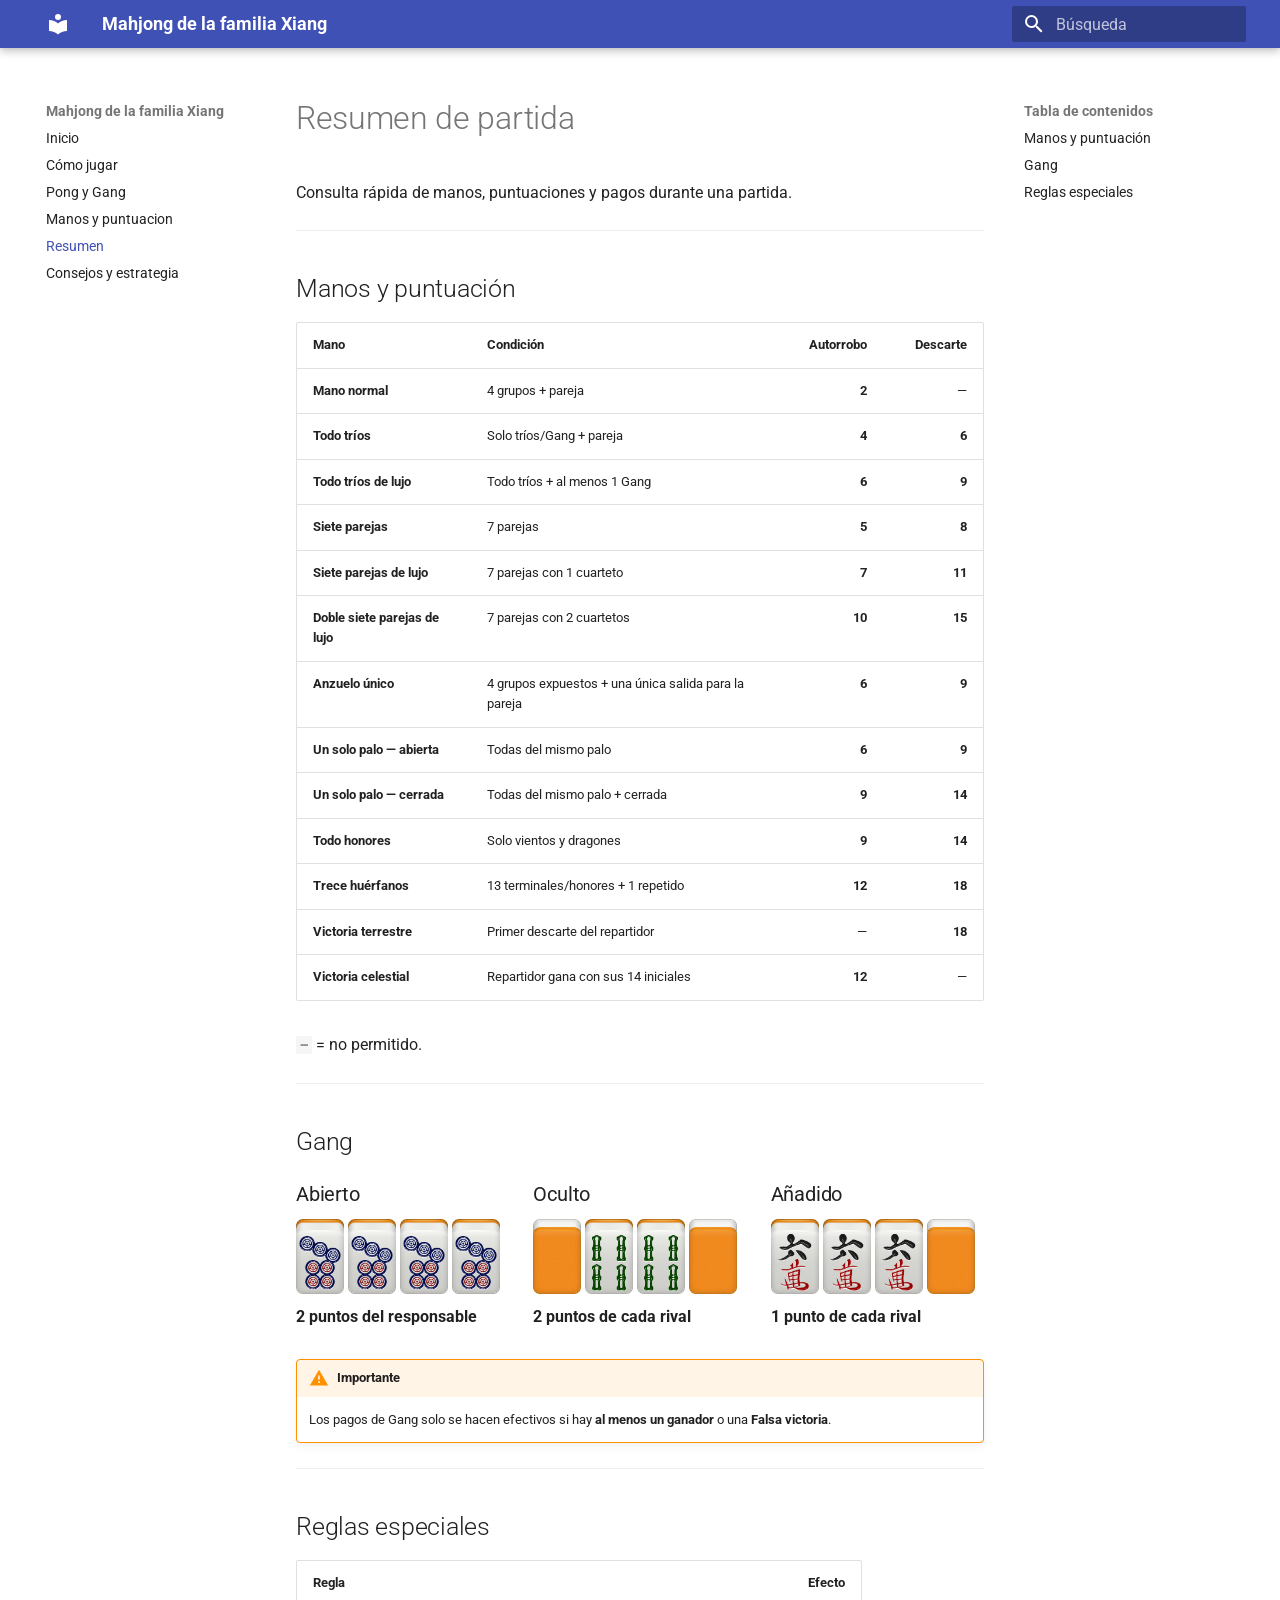
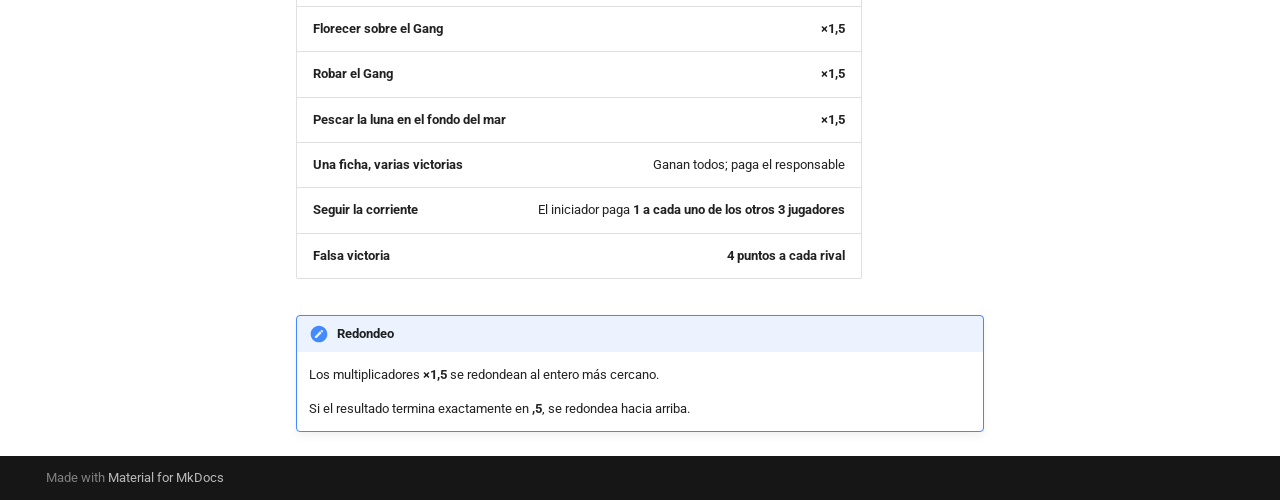
<file: 04-resumen/index.html>
<!doctype html>
<html lang="es" class="no-js">
  <head>
    
      <meta charset="utf-8">
      <meta name="viewport" content="width=device-width,initial-scale=1">
      
        <meta name="description" content="Reglamento de la variante familiar de Mahjong">
      
      
      
      
        <link rel="prev" href="../03-manos-y-puntuacion/">
      
      
        <link rel="next" href="../05-consejos-y-estrategia/">
      
      
        
      
      
      <link rel="icon" href="../assets/images/favicon.png">
      <meta name="generator" content="mkdocs-1.6.1, mkdocs-material-9.7.7">
    
    
      
        <title>Resumen - Mahjong de la familia Xiang</title>
      
    
    
      <link rel="stylesheet" href="../assets/stylesheets/main.ec1eaa64.min.css">
      
      


    
    
      
    
    
      
        
        
        <link rel="preconnect" href="https://fonts.gstatic.com" crossorigin>
        <link rel="stylesheet" href="https://fonts.googleapis.com/css?family=Roboto:300,300i,400,400i,700,700i%7CRoboto+Mono:400,400i,700,700i&display=fallback">
        <style>:root{--md-text-font:"Roboto";--md-code-font:"Roboto Mono"}</style>
      
    
    
      <link rel="stylesheet" href="../assets/stylesheets/extra.css">
    
    <script>__md_scope=new URL("..",location),__md_hash=e=>[...e].reduce(((e,_)=>(e<<5)-e+_.charCodeAt(0)),0),__md_get=(e,_=localStorage,t=__md_scope)=>JSON.parse(_.getItem(t.pathname+"."+e)),__md_set=(e,_,t=localStorage,a=__md_scope)=>{try{t.setItem(a.pathname+"."+e,JSON.stringify(_))}catch(e){}}</script>
    
      

    
    
  </head>
  
  
    <body dir="ltr">
  
    
    <input class="md-toggle" data-md-toggle="drawer" type="checkbox" id="__drawer" autocomplete="off">
    <input class="md-toggle" data-md-toggle="search" type="checkbox" id="__search" autocomplete="off">
    <label class="md-overlay" for="__drawer"></label>
    <div data-md-component="skip">
      
        
        <a href="#resumen-de-partida" class="md-skip">
          Saltar a contenido
        </a>
      
    </div>
    <div data-md-component="announce">
      
    </div>
    
    
      

  

<header class="md-header md-header--shadow" data-md-component="header">
  <nav class="md-header__inner md-grid" aria-label="Cabecera">
    <a href=".." title="Mahjong de la familia Xiang" class="md-header__button md-logo" aria-label="Mahjong de la familia Xiang" data-md-component="logo">
      
  
  <svg xmlns="http://www.w3.org/2000/svg" viewBox="0 0 24 24"><path d="M12 8a3 3 0 0 0 3-3 3 3 0 0 0-3-3 3 3 0 0 0-3 3 3 3 0 0 0 3 3m0 3.54C9.64 9.35 6.5 8 3 8v11c3.5 0 6.64 1.35 9 3.54 2.36-2.19 5.5-3.54 9-3.54V8c-3.5 0-6.64 1.35-9 3.54"/></svg>

    </a>
    <label class="md-header__button md-icon" for="__drawer">
      
      <svg xmlns="http://www.w3.org/2000/svg" viewBox="0 0 24 24"><path d="M3 6h18v2H3zm0 5h18v2H3zm0 5h18v2H3z"/></svg>
    </label>
    <div class="md-header__title" data-md-component="header-title">
      <div class="md-header__ellipsis">
        <div class="md-header__topic">
          <span class="md-ellipsis">
            Mahjong de la familia Xiang
          </span>
        </div>
        <div class="md-header__topic" data-md-component="header-topic">
          <span class="md-ellipsis">
            
              Resumen
            
          </span>
        </div>
      </div>
    </div>
    
    
      <script>var palette=__md_get("__palette");if(palette&&palette.color){if("(prefers-color-scheme)"===palette.color.media){var media=matchMedia("(prefers-color-scheme: light)"),input=document.querySelector(media.matches?"[data-md-color-media='(prefers-color-scheme: light)']":"[data-md-color-media='(prefers-color-scheme: dark)']");palette.color.media=input.getAttribute("data-md-color-media"),palette.color.scheme=input.getAttribute("data-md-color-scheme"),palette.color.primary=input.getAttribute("data-md-color-primary"),palette.color.accent=input.getAttribute("data-md-color-accent")}for(var[key,value]of Object.entries(palette.color))document.body.setAttribute("data-md-color-"+key,value)}</script>
    
    
    
      
      
        <label class="md-header__button md-icon" for="__search">
          
          <svg xmlns="http://www.w3.org/2000/svg" viewBox="0 0 24 24"><path d="M9.5 3A6.5 6.5 0 0 1 16 9.5c0 1.61-.59 3.09-1.56 4.23l.27.27h.79l5 5-1.5 1.5-5-5v-.79l-.27-.27A6.52 6.52 0 0 1 9.5 16 6.5 6.5 0 0 1 3 9.5 6.5 6.5 0 0 1 9.5 3m0 2C7 5 5 7 5 9.5S7 14 9.5 14 14 12 14 9.5 12 5 9.5 5"/></svg>
        </label>
        <div class="md-search" data-md-component="search" role="dialog">
  <label class="md-search__overlay" for="__search"></label>
  <div class="md-search__inner" role="search">
    <form class="md-search__form" name="search">
      <input type="text" class="md-search__input" name="query" aria-label="Búsqueda" placeholder="Búsqueda" autocapitalize="off" autocorrect="off" autocomplete="off" spellcheck="false" data-md-component="search-query" required>
      <label class="md-search__icon md-icon" for="__search">
        
        <svg xmlns="http://www.w3.org/2000/svg" viewBox="0 0 24 24"><path d="M9.5 3A6.5 6.5 0 0 1 16 9.5c0 1.61-.59 3.09-1.56 4.23l.27.27h.79l5 5-1.5 1.5-5-5v-.79l-.27-.27A6.52 6.52 0 0 1 9.5 16 6.5 6.5 0 0 1 3 9.5 6.5 6.5 0 0 1 9.5 3m0 2C7 5 5 7 5 9.5S7 14 9.5 14 14 12 14 9.5 12 5 9.5 5"/></svg>
        
        <svg xmlns="http://www.w3.org/2000/svg" viewBox="0 0 24 24"><path d="M20 11v2H8l5.5 5.5-1.42 1.42L4.16 12l7.92-7.92L13.5 5.5 8 11z"/></svg>
      </label>
      <nav class="md-search__options" aria-label="Buscar">
        
        <button type="reset" class="md-search__icon md-icon" title="Limpiar" aria-label="Limpiar" tabindex="-1">
          
          <svg xmlns="http://www.w3.org/2000/svg" viewBox="0 0 24 24"><path d="M19 6.41 17.59 5 12 10.59 6.41 5 5 6.41 10.59 12 5 17.59 6.41 19 12 13.41 17.59 19 19 17.59 13.41 12z"/></svg>
        </button>
      </nav>
      
    </form>
    <div class="md-search__output">
      <div class="md-search__scrollwrap" tabindex="0" data-md-scrollfix>
        <div class="md-search-result" data-md-component="search-result">
          <div class="md-search-result__meta">
            Inicializando búsqueda
          </div>
          <ol class="md-search-result__list" role="presentation"></ol>
        </div>
      </div>
    </div>
  </div>
</div>
      
    
    
  </nav>
  
</header>
    
    <div class="md-container" data-md-component="container">
      
      
        
          
        
      
      <main class="md-main" data-md-component="main">
        <div class="md-main__inner md-grid">
          
            
              
              <div class="md-sidebar md-sidebar--primary" data-md-component="sidebar" data-md-type="navigation" >
                <div class="md-sidebar__scrollwrap">
                  <div class="md-sidebar__inner">
                    



<nav class="md-nav md-nav--primary" aria-label="Navegación" data-md-level="0">
  <label class="md-nav__title" for="__drawer">
    <a href=".." title="Mahjong de la familia Xiang" class="md-nav__button md-logo" aria-label="Mahjong de la familia Xiang" data-md-component="logo">
      
  
  <svg xmlns="http://www.w3.org/2000/svg" viewBox="0 0 24 24"><path d="M12 8a3 3 0 0 0 3-3 3 3 0 0 0-3-3 3 3 0 0 0-3 3 3 3 0 0 0 3 3m0 3.54C9.64 9.35 6.5 8 3 8v11c3.5 0 6.64 1.35 9 3.54 2.36-2.19 5.5-3.54 9-3.54V8c-3.5 0-6.64 1.35-9 3.54"/></svg>

    </a>
    Mahjong de la familia Xiang
  </label>
  
  <ul class="md-nav__list" data-md-scrollfix>
    
      
      
  
  
  
  
    <li class="md-nav__item">
      <a href=".." class="md-nav__link">
        
  
  
  <span class="md-ellipsis">
    
  
    Inicio
  

    
  </span>
  
  

      </a>
    </li>
  

    
      
      
  
  
  
  
    <li class="md-nav__item">
      <a href="../01-como-jugar/" class="md-nav__link">
        
  
  
  <span class="md-ellipsis">
    
  
    Cómo jugar
  

    
  </span>
  
  

      </a>
    </li>
  

    
      
      
  
  
  
  
    <li class="md-nav__item">
      <a href="../02-pong-y-gang/" class="md-nav__link">
        
  
  
  <span class="md-ellipsis">
    
  
    Pong y Gang
  

    
  </span>
  
  

      </a>
    </li>
  

    
      
      
  
  
  
  
    <li class="md-nav__item">
      <a href="../03-manos-y-puntuacion/" class="md-nav__link">
        
  
  
  <span class="md-ellipsis">
    
  
    Manos y puntuacion
  

    
  </span>
  
  

      </a>
    </li>
  

    
      
      
  
  
    
  
  
  
    <li class="md-nav__item md-nav__item--active">
      
      <input class="md-nav__toggle md-toggle" type="checkbox" id="__toc">
      
      
        
      
      
        <label class="md-nav__link md-nav__link--active" for="__toc">
          
  
  
  <span class="md-ellipsis">
    
  
    Resumen
  

    
  </span>
  
  

          <span class="md-nav__icon md-icon"></span>
        </label>
      
      <a href="./" class="md-nav__link md-nav__link--active">
        
  
  
  <span class="md-ellipsis">
    
  
    Resumen
  

    
  </span>
  
  

      </a>
      
        

<nav class="md-nav md-nav--secondary" aria-label="Tabla de contenidos">
  
  
  
    
  
  
    <label class="md-nav__title" for="__toc">
      <span class="md-nav__icon md-icon"></span>
      Tabla de contenidos
    </label>
    <ul class="md-nav__list" data-md-component="toc" data-md-scrollfix>
      
        <li class="md-nav__item">
  <a href="#manos-y-puntuacion" class="md-nav__link">
    <span class="md-ellipsis">
      
        Manos y puntuación
      
    </span>
  </a>
  
</li>
      
        <li class="md-nav__item">
  <a href="#gang" class="md-nav__link">
    <span class="md-ellipsis">
      
        Gang
      
    </span>
  </a>
  
</li>
      
        <li class="md-nav__item">
  <a href="#reglas-especiales" class="md-nav__link">
    <span class="md-ellipsis">
      
        Reglas especiales
      
    </span>
  </a>
  
</li>
      
    </ul>
  
</nav>
      
    </li>
  

    
      
      
  
  
  
  
    <li class="md-nav__item">
      <a href="../05-consejos-y-estrategia/" class="md-nav__link">
        
  
  
  <span class="md-ellipsis">
    
  
    Consejos y estrategia
  

    
  </span>
  
  

      </a>
    </li>
  

    
  </ul>
</nav>
                  </div>
                </div>
              </div>
            
            
              
              <div class="md-sidebar md-sidebar--secondary" data-md-component="sidebar" data-md-type="toc" >
                <div class="md-sidebar__scrollwrap">
                  <div class="md-sidebar__inner">
                    

<nav class="md-nav md-nav--secondary" aria-label="Tabla de contenidos">
  
  
  
    
  
  
    <label class="md-nav__title" for="__toc">
      <span class="md-nav__icon md-icon"></span>
      Tabla de contenidos
    </label>
    <ul class="md-nav__list" data-md-component="toc" data-md-scrollfix>
      
        <li class="md-nav__item">
  <a href="#manos-y-puntuacion" class="md-nav__link">
    <span class="md-ellipsis">
      
        Manos y puntuación
      
    </span>
  </a>
  
</li>
      
        <li class="md-nav__item">
  <a href="#gang" class="md-nav__link">
    <span class="md-ellipsis">
      
        Gang
      
    </span>
  </a>
  
</li>
      
        <li class="md-nav__item">
  <a href="#reglas-especiales" class="md-nav__link">
    <span class="md-ellipsis">
      
        Reglas especiales
      
    </span>
  </a>
  
</li>
      
    </ul>
  
</nav>
                  </div>
                </div>
              </div>
            
          
          
            <div class="md-content" data-md-component="content">
              
              <article class="md-content__inner md-typeset">
                
                  



<h1 id="resumen-de-partida">Resumen de partida</h1>
<p>Consulta rápida de manos, puntuaciones y pagos durante una partida.</p>
<hr />
<h2 id="manos-y-puntuacion">Manos y puntuación</h2>
<table>
<thead>
<tr>
<th>Mano</th>
<th>Condición</th>
<th style="text-align: right;">Autorrobo</th>
<th style="text-align: right;">Descarte</th>
</tr>
</thead>
<tbody>
<tr>
<td><strong>Mano normal</strong></td>
<td>4 grupos + pareja</td>
<td style="text-align: right;"><strong>2</strong></td>
<td style="text-align: right;">—</td>
</tr>
<tr>
<td><strong>Todo tríos</strong></td>
<td>Solo tríos/Gang + pareja</td>
<td style="text-align: right;"><strong>4</strong></td>
<td style="text-align: right;"><strong>6</strong></td>
</tr>
<tr>
<td><strong>Todo tríos de lujo</strong></td>
<td>Todo tríos + al menos 1 Gang</td>
<td style="text-align: right;"><strong>6</strong></td>
<td style="text-align: right;"><strong>9</strong></td>
</tr>
<tr>
<td><strong>Siete parejas</strong></td>
<td>7 parejas</td>
<td style="text-align: right;"><strong>5</strong></td>
<td style="text-align: right;"><strong>8</strong></td>
</tr>
<tr>
<td><strong>Siete parejas de lujo</strong></td>
<td>7 parejas con 1 cuarteto</td>
<td style="text-align: right;"><strong>7</strong></td>
<td style="text-align: right;"><strong>11</strong></td>
</tr>
<tr>
<td><strong>Doble siete parejas de lujo</strong></td>
<td>7 parejas con 2 cuartetos</td>
<td style="text-align: right;"><strong>10</strong></td>
<td style="text-align: right;"><strong>15</strong></td>
</tr>
<tr>
<td><strong>Anzuelo único</strong></td>
<td>4 grupos expuestos + una única salida para la pareja</td>
<td style="text-align: right;"><strong>6</strong></td>
<td style="text-align: right;"><strong>9</strong></td>
</tr>
<tr>
<td><strong>Un solo palo — abierta</strong></td>
<td>Todas del mismo palo</td>
<td style="text-align: right;"><strong>6</strong></td>
<td style="text-align: right;"><strong>9</strong></td>
</tr>
<tr>
<td><strong>Un solo palo — cerrada</strong></td>
<td>Todas del mismo palo + cerrada</td>
<td style="text-align: right;"><strong>9</strong></td>
<td style="text-align: right;"><strong>14</strong></td>
</tr>
<tr>
<td><strong>Todo honores</strong></td>
<td>Solo vientos y dragones</td>
<td style="text-align: right;"><strong>9</strong></td>
<td style="text-align: right;"><strong>14</strong></td>
</tr>
<tr>
<td><strong>Trece huérfanos</strong></td>
<td>13 terminales/honores + 1 repetido</td>
<td style="text-align: right;"><strong>12</strong></td>
<td style="text-align: right;"><strong>18</strong></td>
</tr>
<tr>
<td><strong>Victoria terrestre</strong></td>
<td>Primer descarte del repartidor</td>
<td style="text-align: right;">—</td>
<td style="text-align: right;"><strong>18</strong></td>
</tr>
<tr>
<td><strong>Victoria celestial</strong></td>
<td>Repartidor gana con sus 14 iniciales</td>
<td style="text-align: right;"><strong>12</strong></td>
<td style="text-align: right;">—</td>
</tr>
</tbody>
</table>
<p><code>—</code> = no permitido.</p>
<hr />
<h2 id="gang">Gang</h2>
<div class="gang-summary">

  <div class="gang-card">
    <h3>Abierto</h3>

    <div class="tile-row">
      <img src="../assets/tiles/Mpu7p.png">
      <img src="../assets/tiles/Mpu7p.png">
      <img src="../assets/tiles/Mpu7p.png">
      <img src="../assets/tiles/Mpu7p.png">
    </div>

    <p class="gang-payment">2 puntos del responsable</p>
  </div>

  <div class="gang-card">
    <h3>Oculto</h3>

    <div class="tile-row">
      <img src="../assets/tiles/Mpu00.png">
      <img src="../assets/tiles/Mpu4s.png">
      <img src="../assets/tiles/Mpu4s.png">
      <img src="../assets/tiles/Mpu00.png">
    </div>

    <p class="gang-payment">2 puntos de cada rival</p>
  </div>

  <div class="gang-card">
    <h3>Añadido</h3>

    <div class="tile-row">
      <img src="../assets/tiles/Mpu6m.png">
      <img src="../assets/tiles/Mpu6m.png">
      <img src="../assets/tiles/Mpu6m.png">
      <img src="../assets/tiles/Mpu00.png">
    </div>

    <p class="gang-payment">1 punto de cada rival</p>
  </div>

</div>

<div class="admonition warning">
<p class="admonition-title">Importante</p>
<p>Los pagos de Gang solo se hacen efectivos si hay <strong>al menos un ganador</strong> o una <strong>Falsa victoria</strong>.</p>
</div>
<hr />
<h2 id="reglas-especiales">Reglas especiales</h2>
<table>
<thead>
<tr>
<th>Regla</th>
<th style="text-align: right;">Efecto</th>
</tr>
</thead>
<tbody>
<tr>
<td><strong>Florecer sobre el Gang</strong></td>
<td style="text-align: right;"><strong>×1,5</strong></td>
</tr>
<tr>
<td><strong>Robar el Gang</strong></td>
<td style="text-align: right;"><strong>×1,5</strong></td>
</tr>
<tr>
<td><strong>Pescar la luna en el fondo del mar</strong></td>
<td style="text-align: right;"><strong>×1,5</strong></td>
</tr>
<tr>
<td><strong>Una ficha, varias victorias</strong></td>
<td style="text-align: right;">Ganan todos; paga el responsable</td>
</tr>
<tr>
<td><strong>Seguir la corriente</strong></td>
<td style="text-align: right;">El iniciador paga <strong>1 a cada uno de los otros 3 jugadores</strong></td>
</tr>
<tr>
<td><strong>Falsa victoria</strong></td>
<td style="text-align: right;"><strong>4 puntos a cada rival</strong></td>
</tr>
</tbody>
</table>
<div class="admonition note">
<p class="admonition-title">Redondeo</p>
<p>Los multiplicadores <strong>×1,5</strong> se redondean al entero más cercano.</p>
<p>Si el resultado termina exactamente en <strong>,5</strong>, se redondea hacia arriba.</p>
</div>












                
              </article>
            </div>
          
          
<script>var target=document.getElementById(location.hash.slice(1));target&&target.name&&(target.checked=target.name.startsWith("__tabbed_"))</script>
        </div>
        
      </main>
      
        <footer class="md-footer">
  
  <div class="md-footer-meta md-typeset">
    <div class="md-footer-meta__inner md-grid">
      <div class="md-copyright">
  
  
    Made with
    <a href="https://squidfunk.github.io/mkdocs-material/" target="_blank" rel="noopener">
      Material for MkDocs
    </a>
  
</div>
      
    </div>
  </div>
</footer>
      
    </div>
    <div class="md-dialog" data-md-component="dialog">
      <div class="md-dialog__inner md-typeset"></div>
    </div>
    
    
    
      
      
      <script id="__config" type="application/json">{"annotate": null, "base": "..", "features": [], "search": "../assets/javascripts/workers/search.2c215733.min.js", "tags": null, "translations": {"clipboard.copied": "Copiado al portapapeles", "clipboard.copy": "Copiar al portapapeles", "search.result.more.one": "1 m\u00e1s en esta p\u00e1gina", "search.result.more.other": "# m\u00e1s en esta p\u00e1gina", "search.result.none": "No se encontraron documentos", "search.result.one": "1 documento encontrado", "search.result.other": "# documentos encontrados", "search.result.placeholder": "Teclee para comenzar b\u00fasqueda", "search.result.term.missing": "Falta", "select.version": "Seleccionar versi\u00f3n"}, "version": null}</script>
    
    
      <script src="../assets/javascripts/bundle.d7400e89.min.js"></script>
      
    
  </body>
</html>
</file>
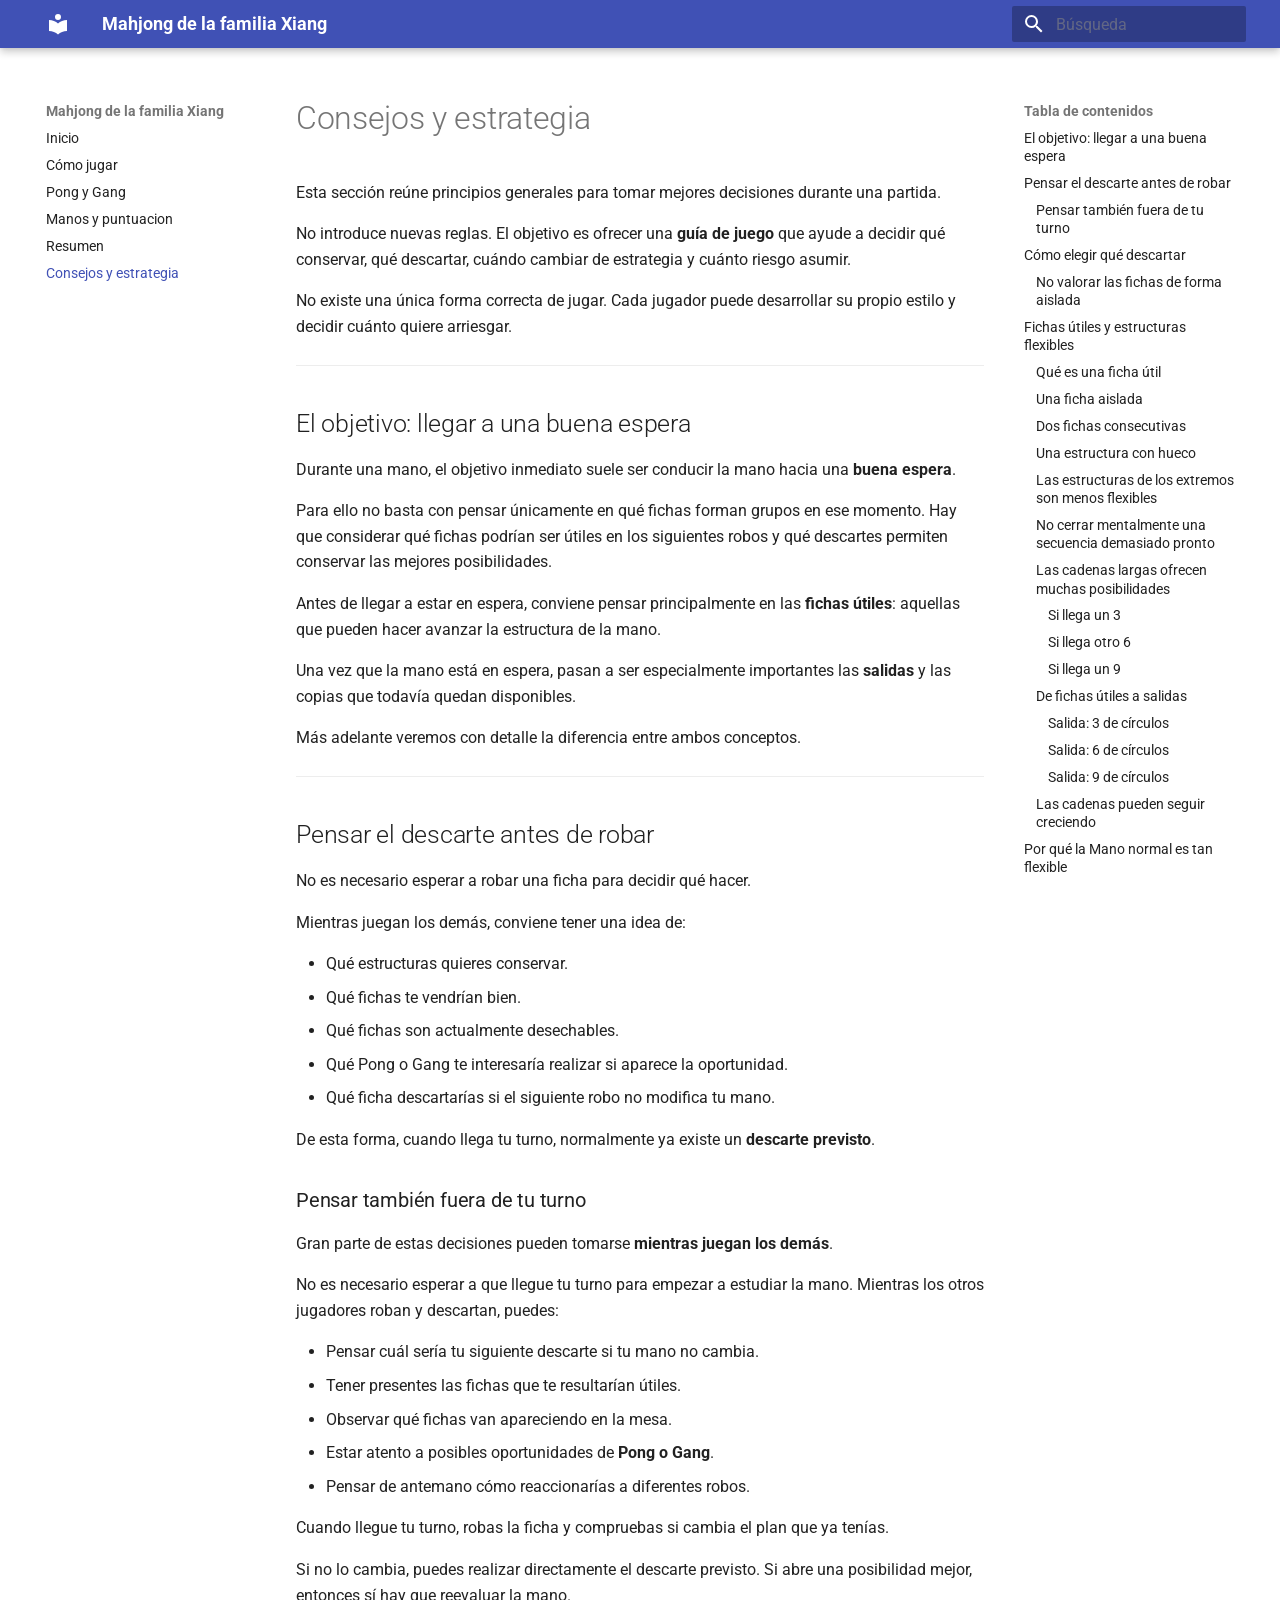
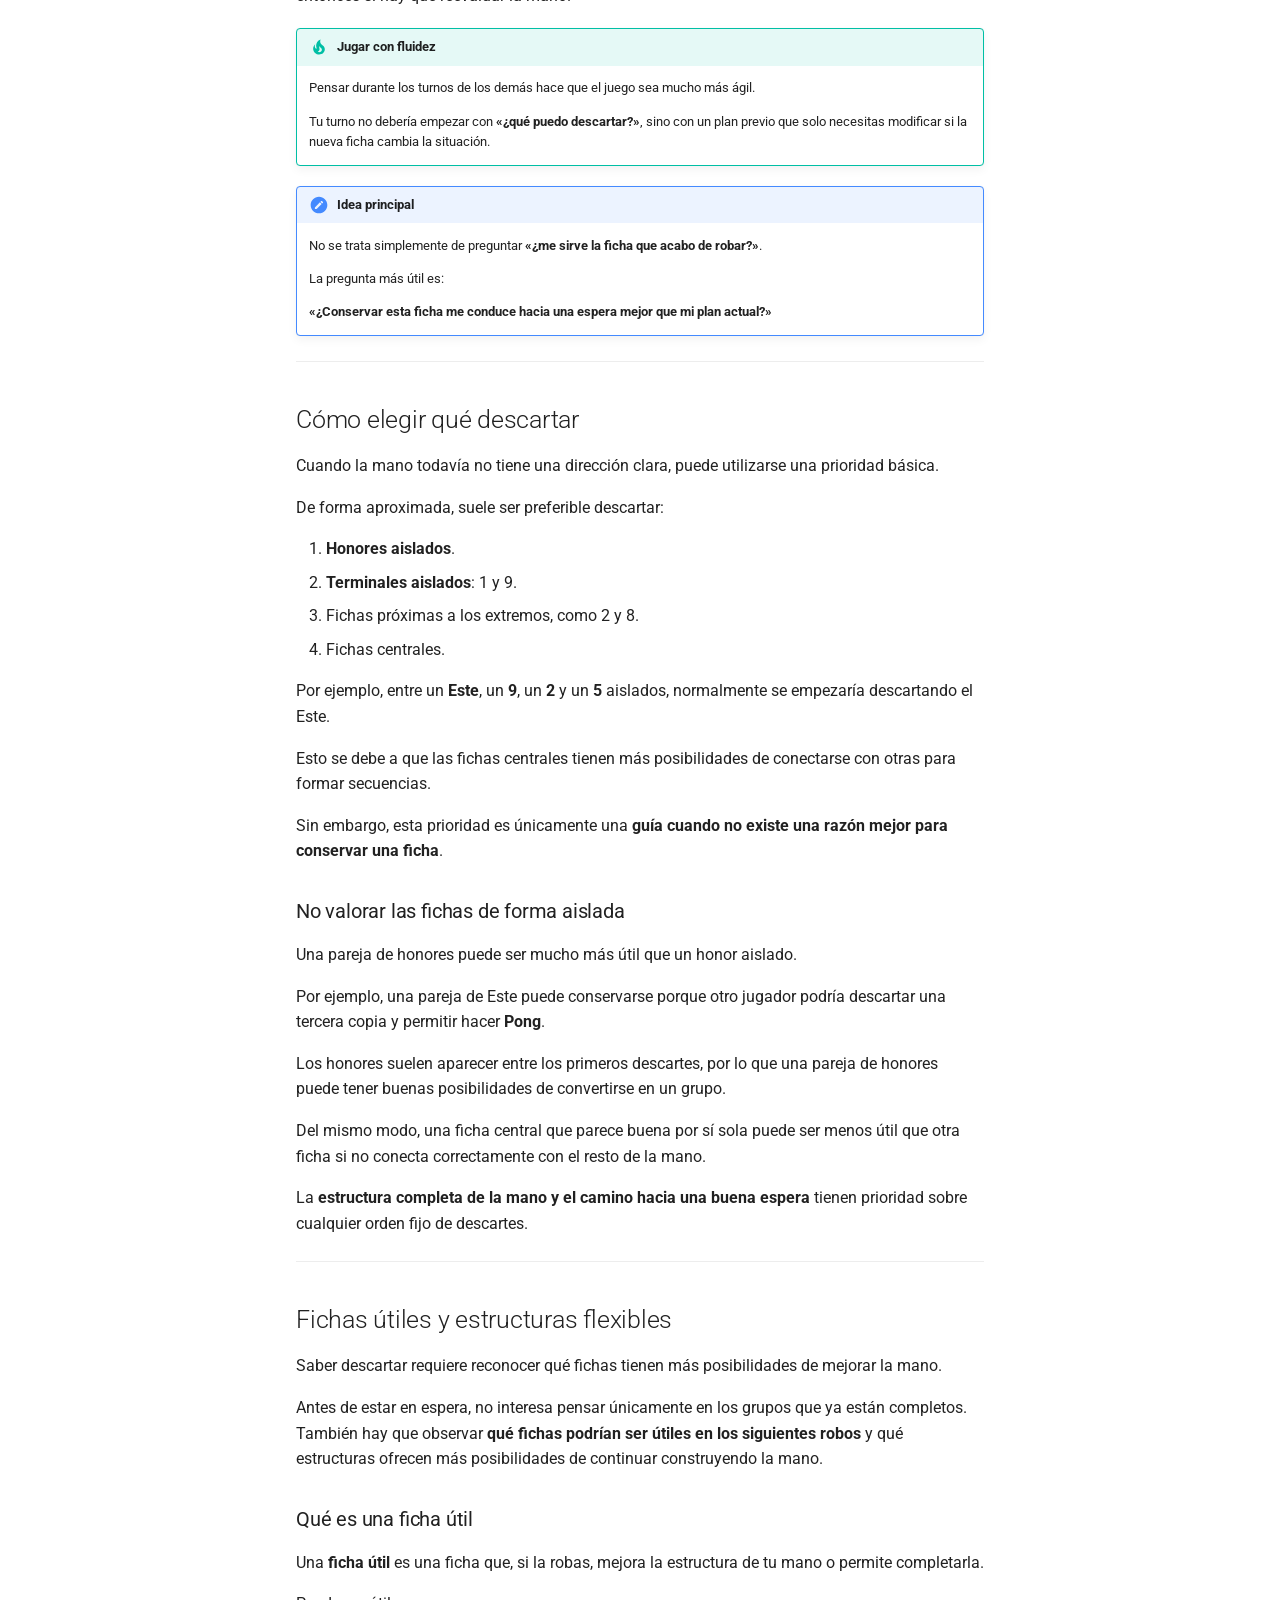
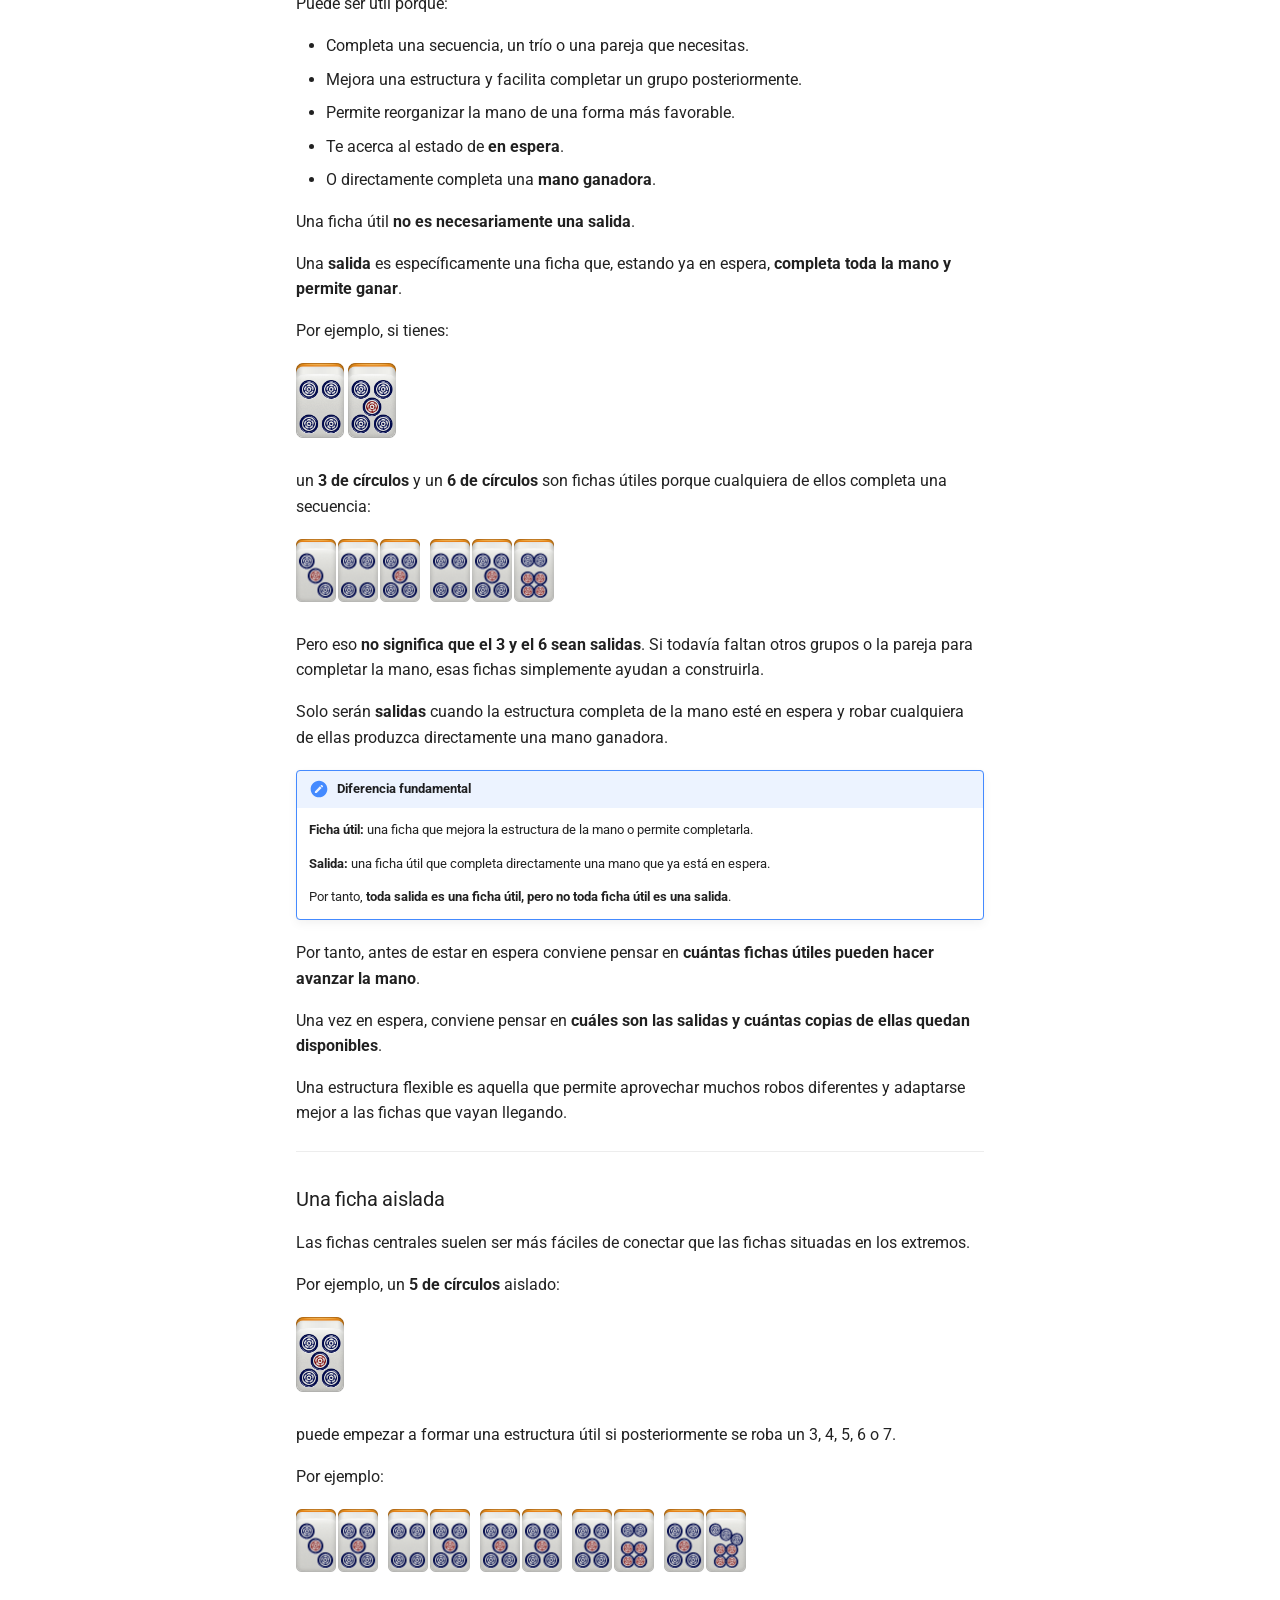
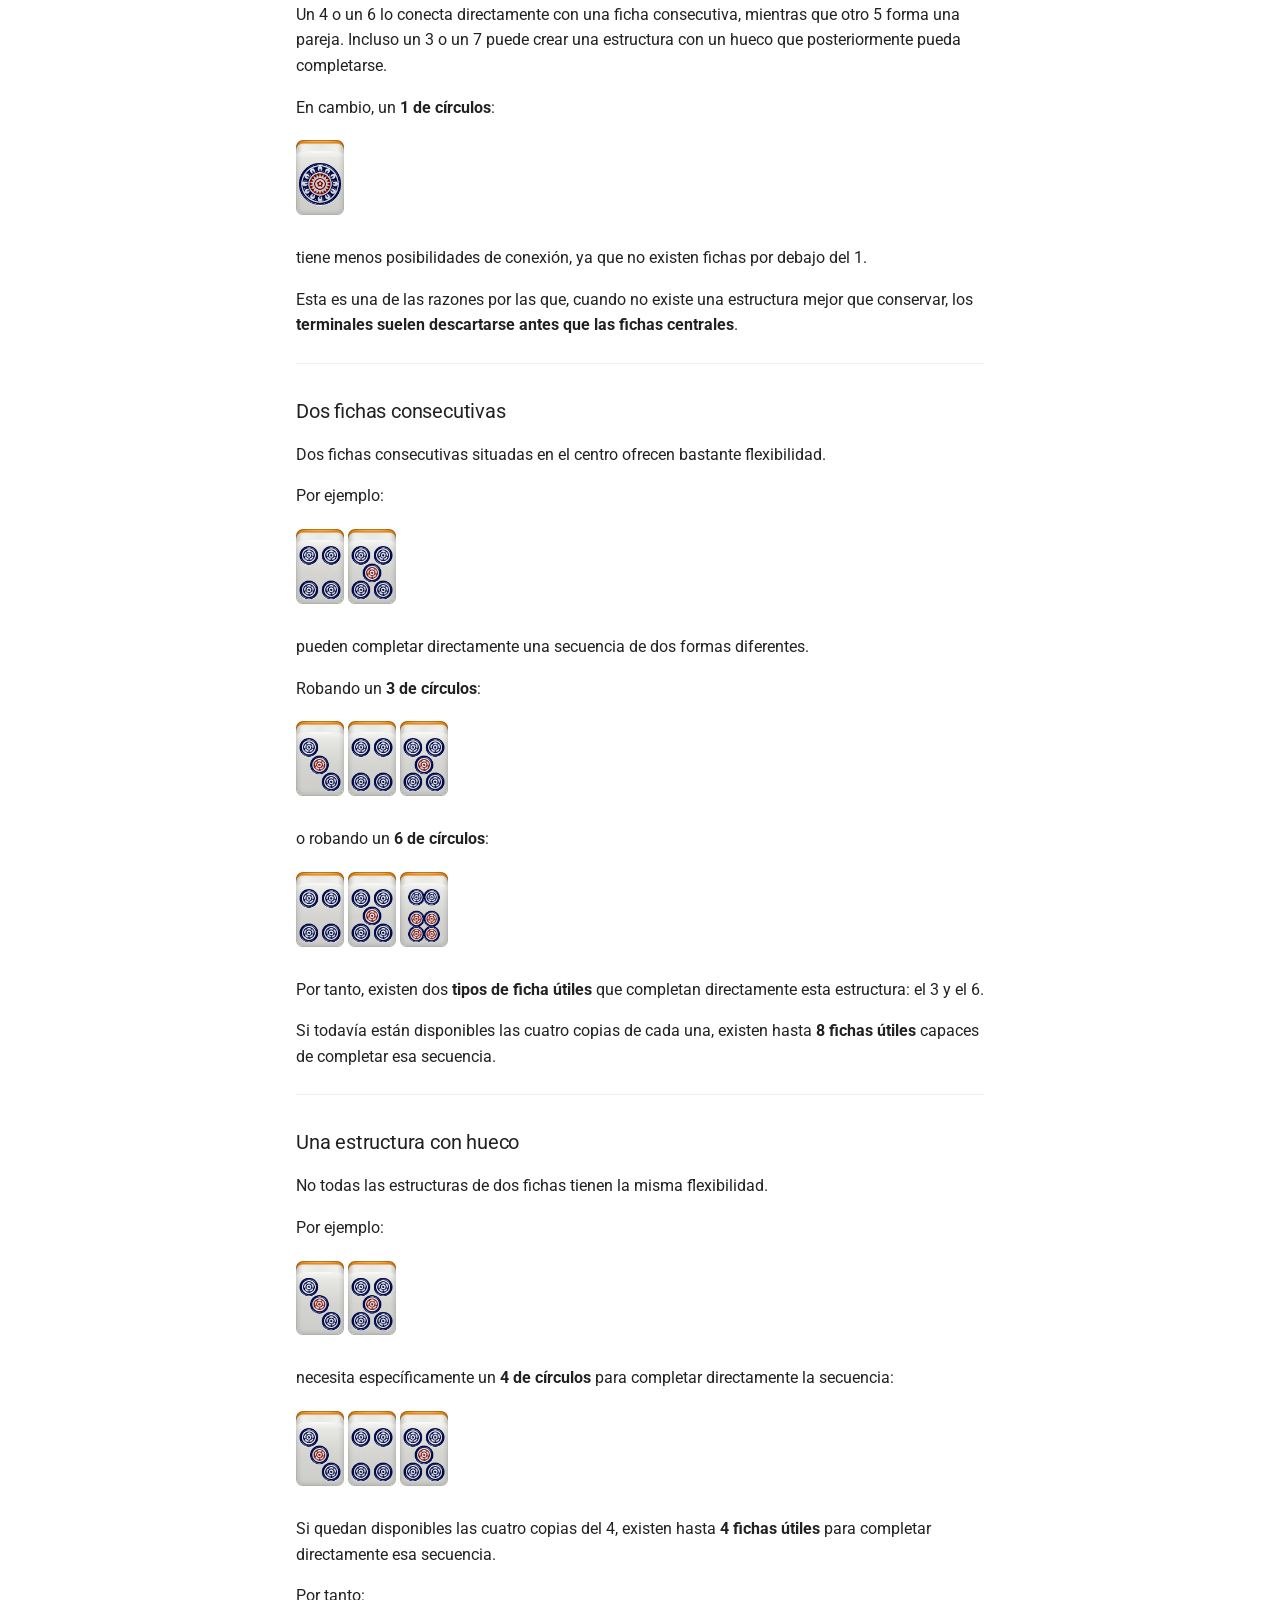
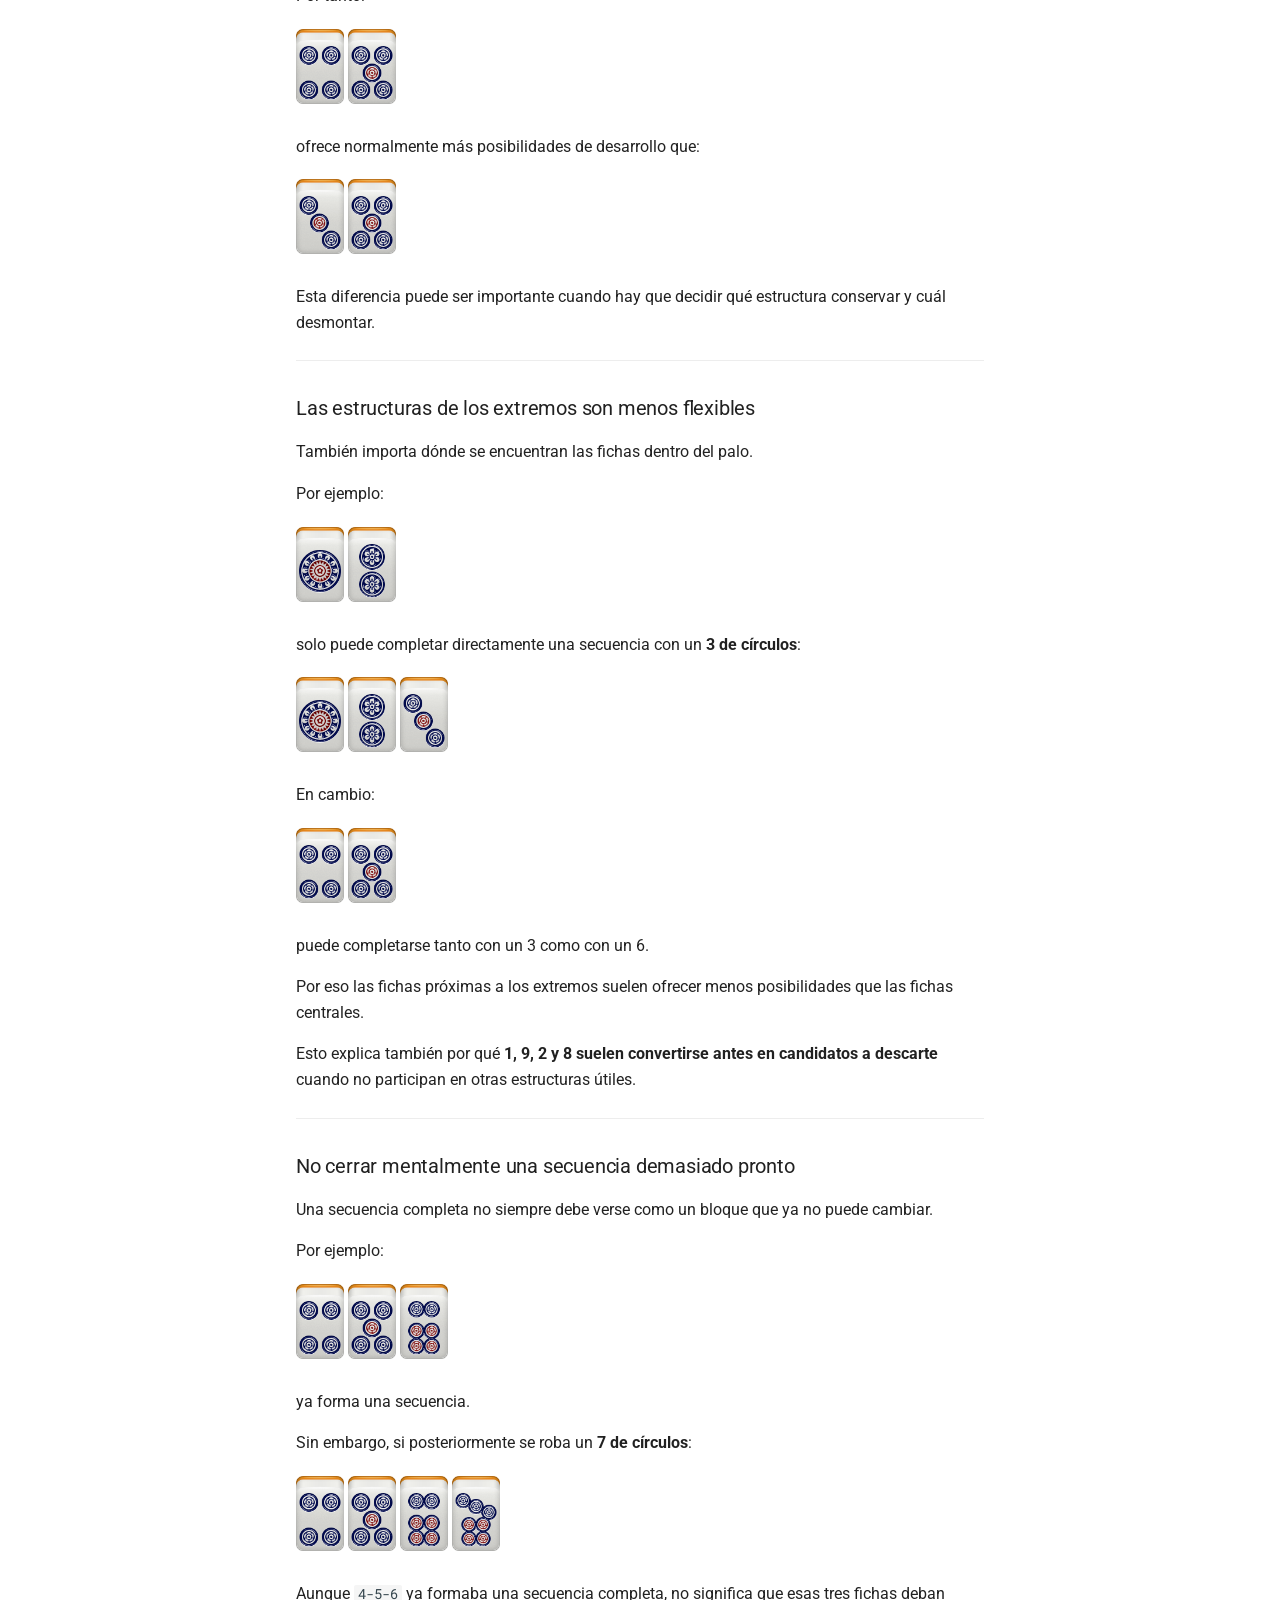
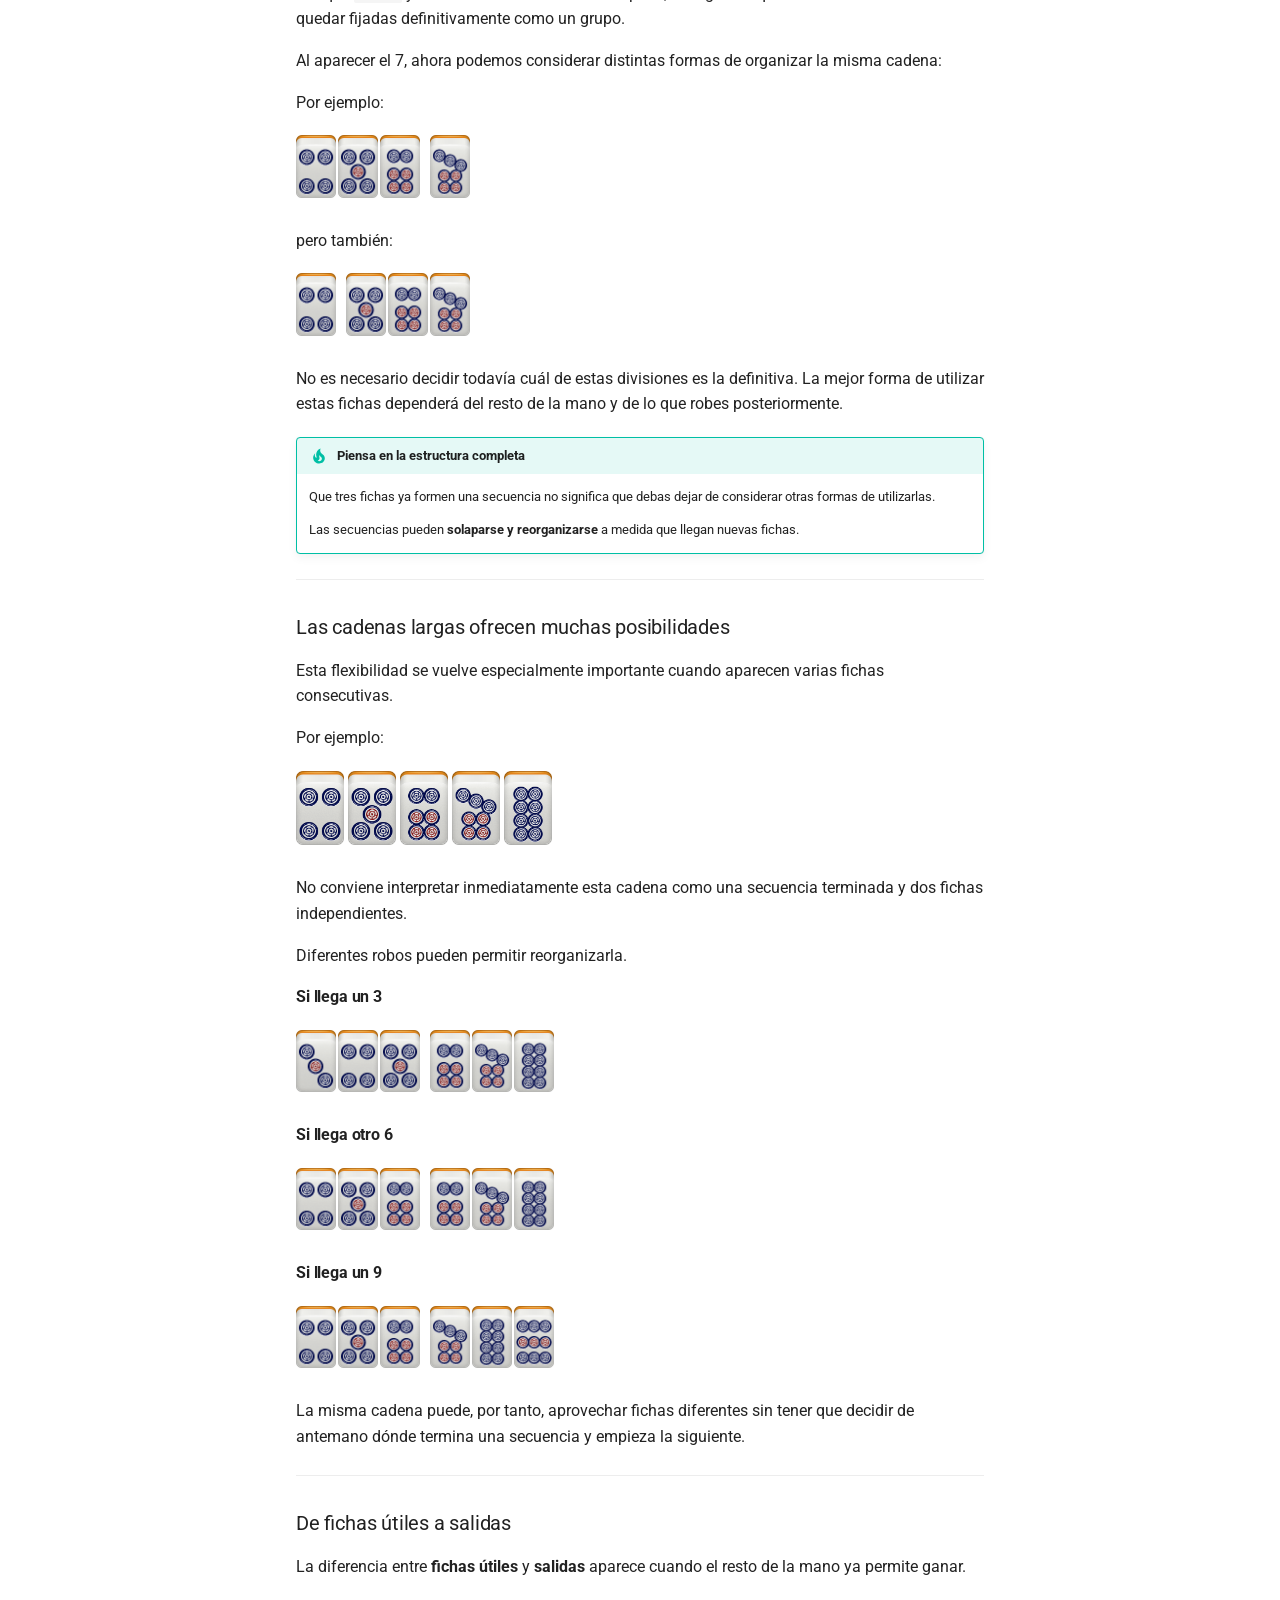
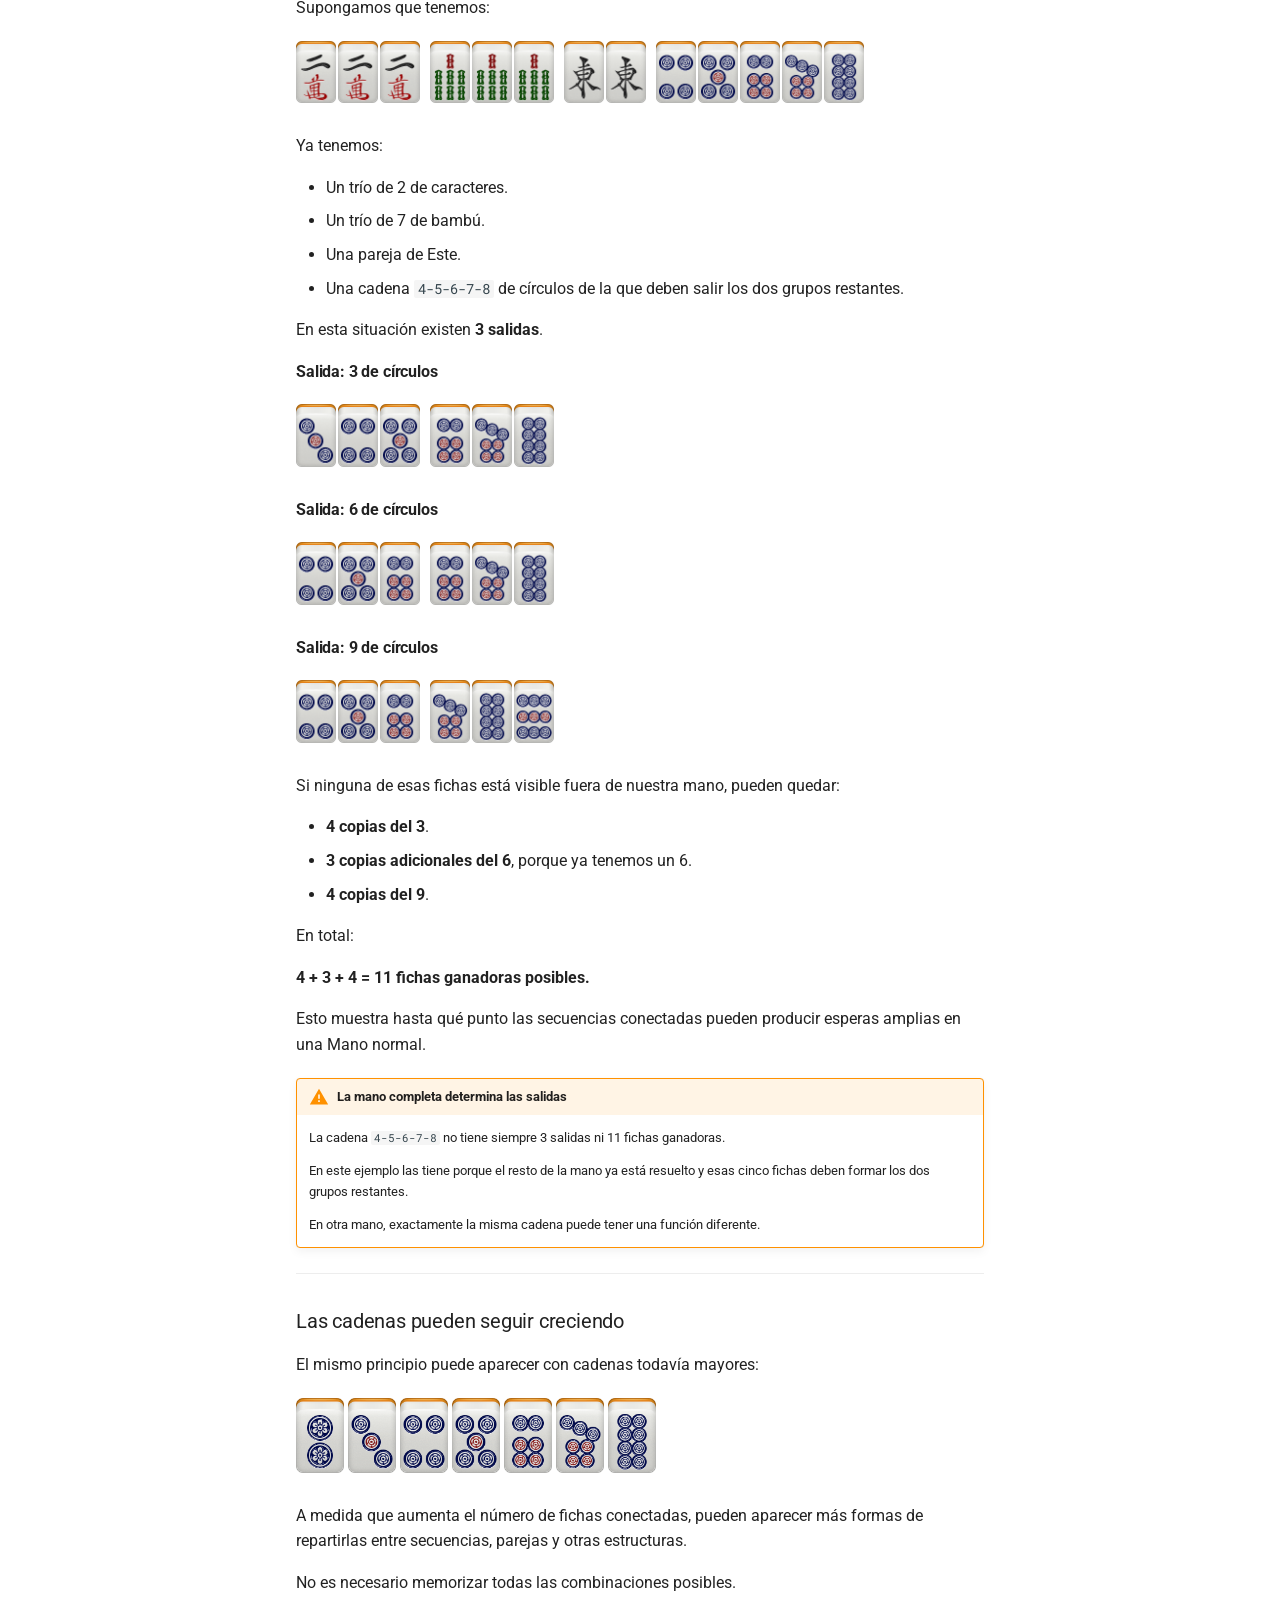
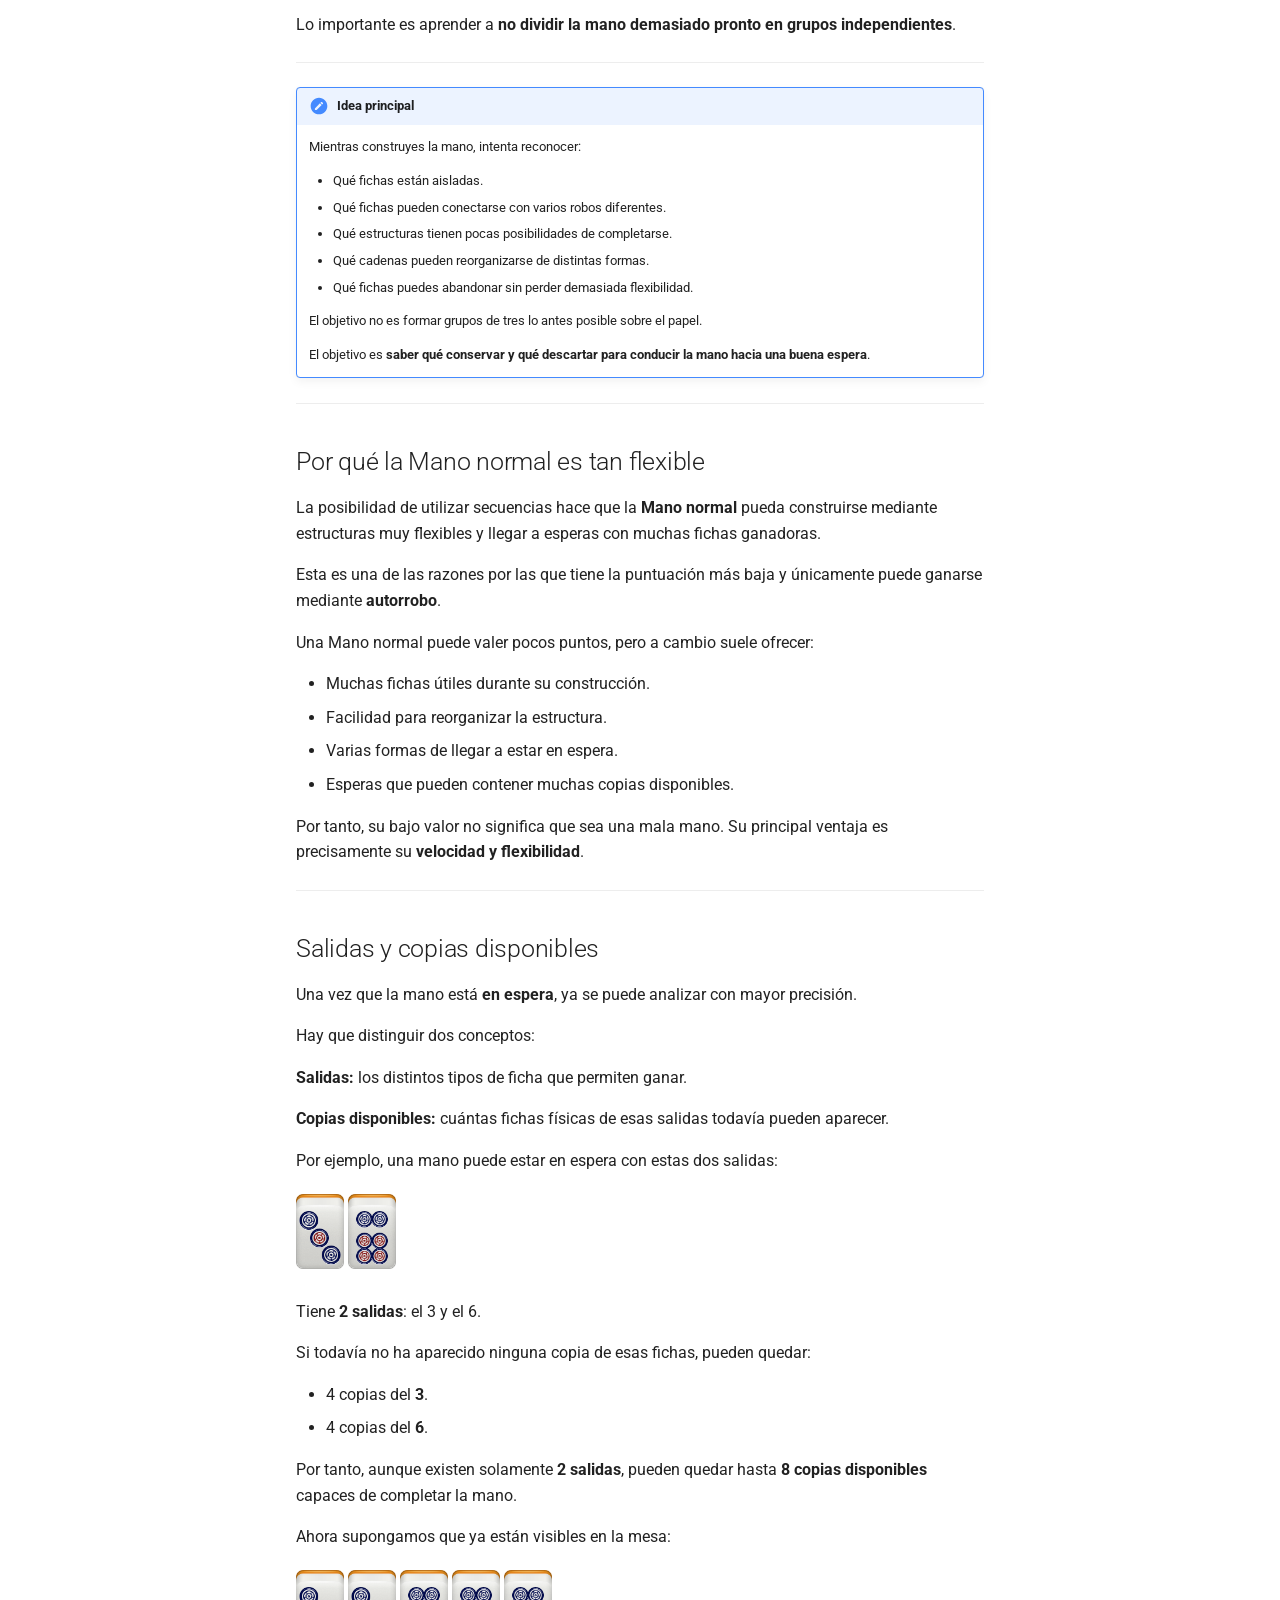
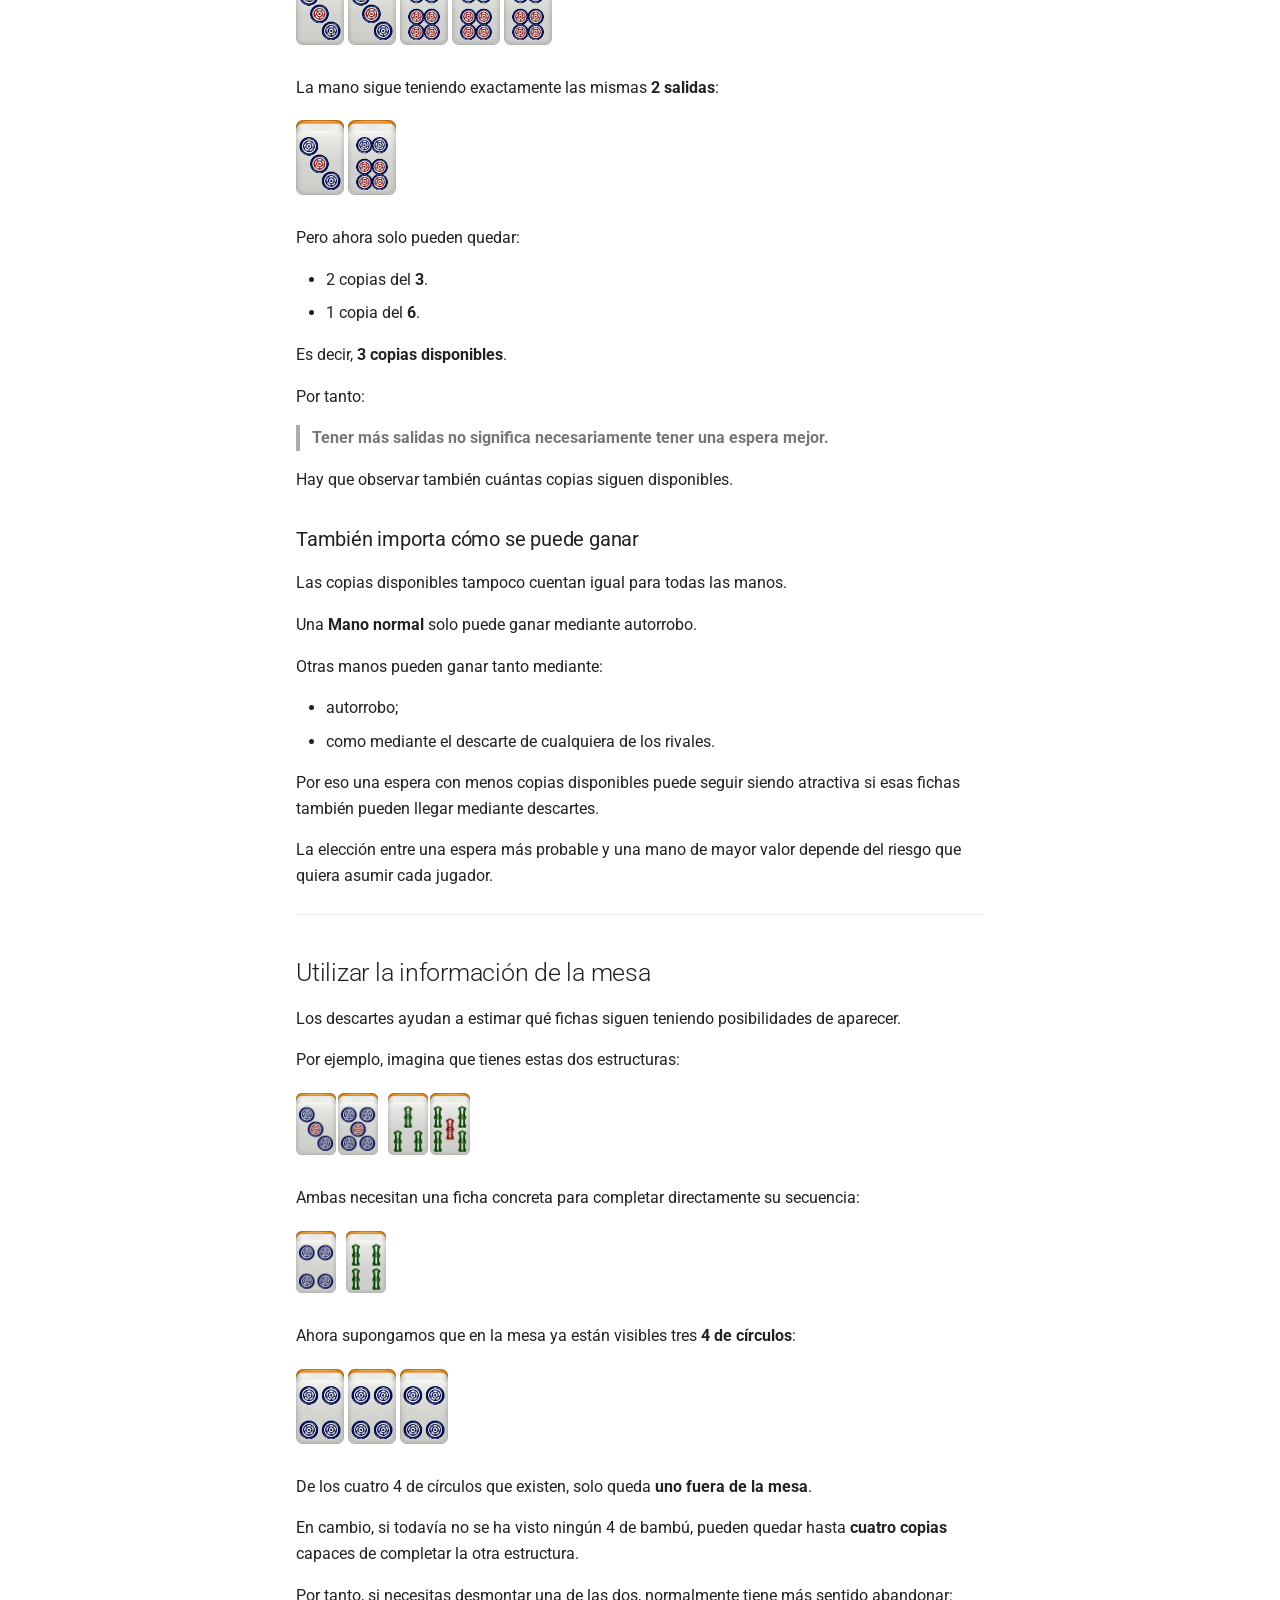
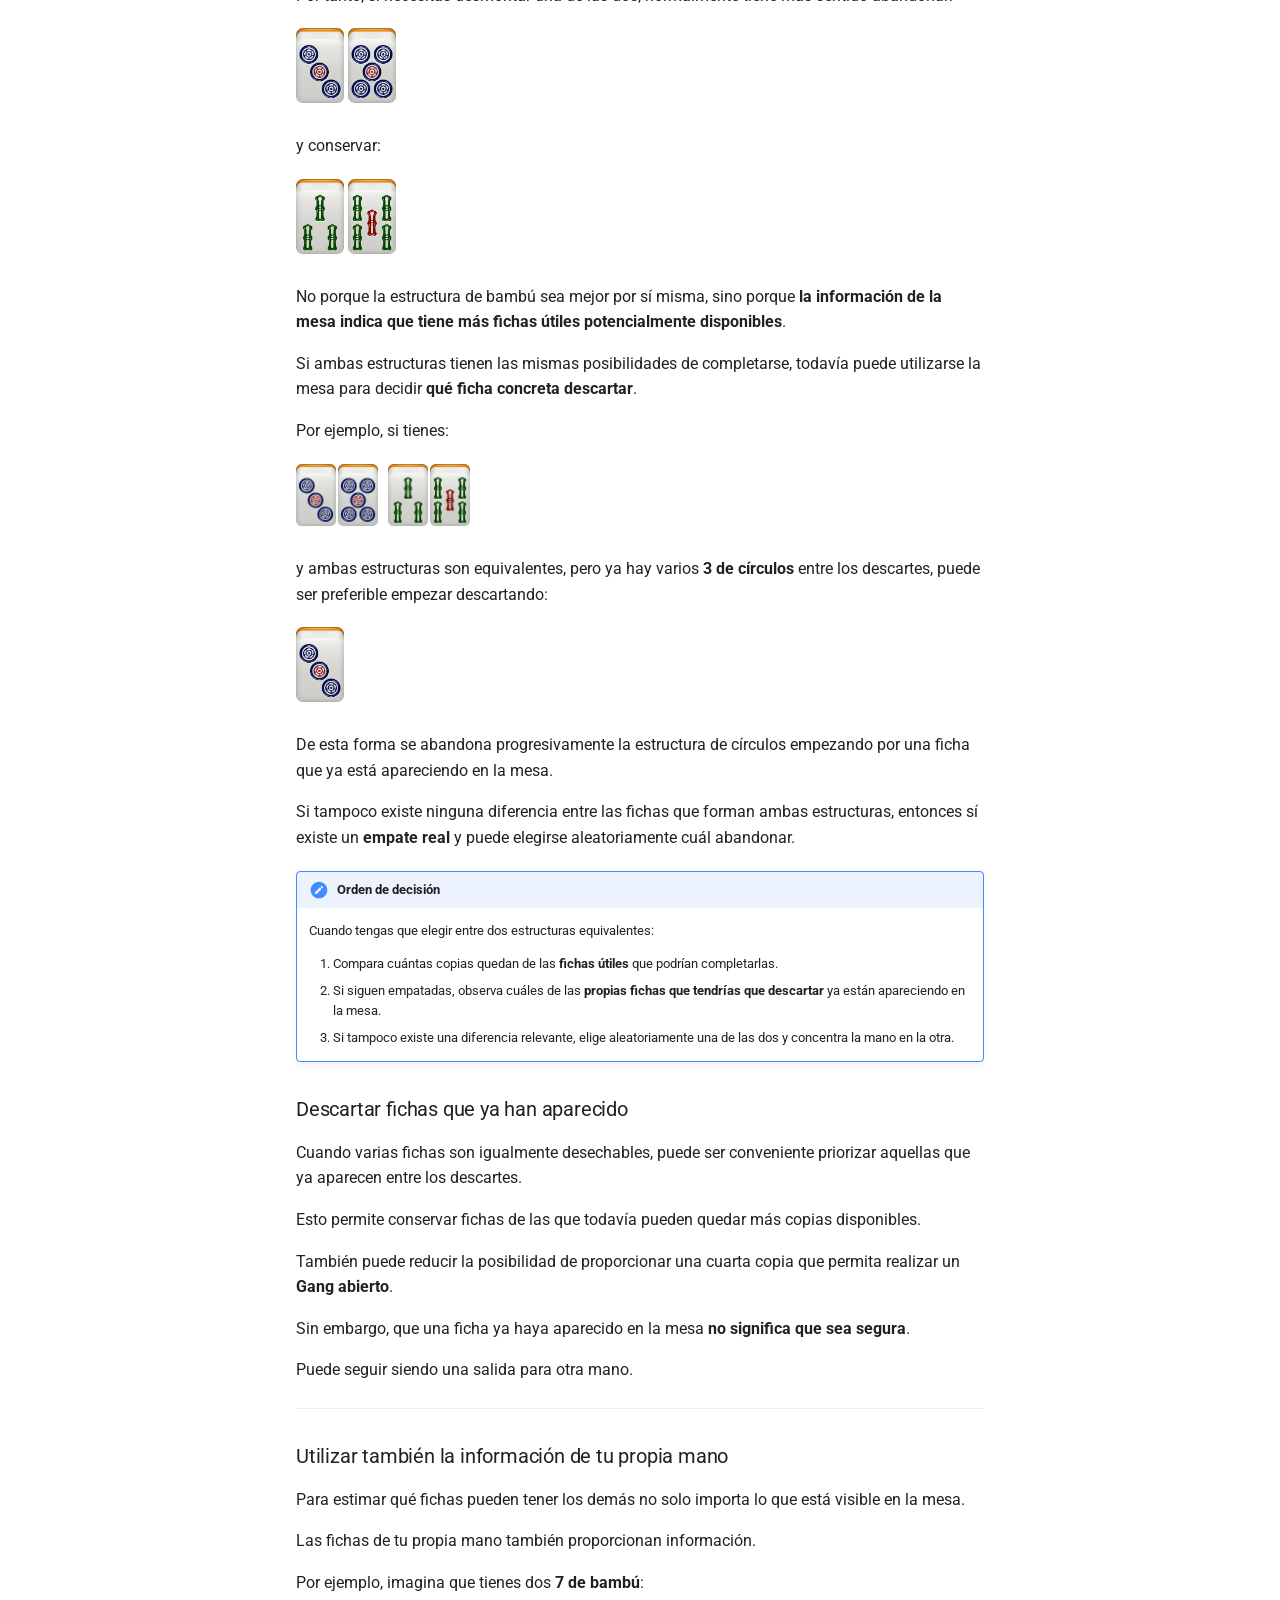
<file: 05-consejos-y-estrategia/index.html>
<!doctype html>
<html lang="es" class="no-js">
  <head>
    
      <meta charset="utf-8">
      <meta name="viewport" content="width=device-width,initial-scale=1">
      
        <meta name="description" content="Reglamento de la variante familiar de Mahjong">
      
      
      
      
        <link rel="prev" href="../04-resumen/">
      
      
      
        
      
      
      <link rel="icon" href="../assets/images/favicon.png">
      <meta name="generator" content="mkdocs-1.6.1, mkdocs-material-9.7.7">
    
    
      
        <title>Consejos y estrategia - Mahjong de la familia Xiang</title>
      
    
    
      <link rel="stylesheet" href="../assets/stylesheets/main.ec1eaa64.min.css">
      
      


    
    
      
    
    
      
        
        
        <link rel="preconnect" href="https://fonts.gstatic.com" crossorigin>
        <link rel="stylesheet" href="https://fonts.googleapis.com/css?family=Roboto:300,300i,400,400i,700,700i%7CRoboto+Mono:400,400i,700,700i&display=fallback">
        <style>:root{--md-text-font:"Roboto";--md-code-font:"Roboto Mono"}</style>
      
    
    
      <link rel="stylesheet" href="../assets/stylesheets/extra.css">
    
    <script>__md_scope=new URL("..",location),__md_hash=e=>[...e].reduce(((e,_)=>(e<<5)-e+_.charCodeAt(0)),0),__md_get=(e,_=localStorage,t=__md_scope)=>JSON.parse(_.getItem(t.pathname+"."+e)),__md_set=(e,_,t=localStorage,a=__md_scope)=>{try{t.setItem(a.pathname+"."+e,JSON.stringify(_))}catch(e){}}</script>
    
      

    
    
  </head>
  
  
    <body dir="ltr">
  
    
    <input class="md-toggle" data-md-toggle="drawer" type="checkbox" id="__drawer" autocomplete="off">
    <input class="md-toggle" data-md-toggle="search" type="checkbox" id="__search" autocomplete="off">
    <label class="md-overlay" for="__drawer"></label>
    <div data-md-component="skip">
      
        
        <a href="#consejos-y-estrategia" class="md-skip">
          Saltar a contenido
        </a>
      
    </div>
    <div data-md-component="announce">
      
    </div>
    
    
      

  

<header class="md-header md-header--shadow" data-md-component="header">
  <nav class="md-header__inner md-grid" aria-label="Cabecera">
    <a href=".." title="Mahjong de la familia Xiang" class="md-header__button md-logo" aria-label="Mahjong de la familia Xiang" data-md-component="logo">
      
  
  <svg xmlns="http://www.w3.org/2000/svg" viewBox="0 0 24 24"><path d="M12 8a3 3 0 0 0 3-3 3 3 0 0 0-3-3 3 3 0 0 0-3 3 3 3 0 0 0 3 3m0 3.54C9.64 9.35 6.5 8 3 8v11c3.5 0 6.64 1.35 9 3.54 2.36-2.19 5.5-3.54 9-3.54V8c-3.5 0-6.64 1.35-9 3.54"/></svg>

    </a>
    <label class="md-header__button md-icon" for="__drawer">
      
      <svg xmlns="http://www.w3.org/2000/svg" viewBox="0 0 24 24"><path d="M3 6h18v2H3zm0 5h18v2H3zm0 5h18v2H3z"/></svg>
    </label>
    <div class="md-header__title" data-md-component="header-title">
      <div class="md-header__ellipsis">
        <div class="md-header__topic">
          <span class="md-ellipsis">
            Mahjong de la familia Xiang
          </span>
        </div>
        <div class="md-header__topic" data-md-component="header-topic">
          <span class="md-ellipsis">
            
              Consejos y estrategia
            
          </span>
        </div>
      </div>
    </div>
    
    
      <script>var palette=__md_get("__palette");if(palette&&palette.color){if("(prefers-color-scheme)"===palette.color.media){var media=matchMedia("(prefers-color-scheme: light)"),input=document.querySelector(media.matches?"[data-md-color-media='(prefers-color-scheme: light)']":"[data-md-color-media='(prefers-color-scheme: dark)']");palette.color.media=input.getAttribute("data-md-color-media"),palette.color.scheme=input.getAttribute("data-md-color-scheme"),palette.color.primary=input.getAttribute("data-md-color-primary"),palette.color.accent=input.getAttribute("data-md-color-accent")}for(var[key,value]of Object.entries(palette.color))document.body.setAttribute("data-md-color-"+key,value)}</script>
    
    
    
      
      
        <label class="md-header__button md-icon" for="__search">
          
          <svg xmlns="http://www.w3.org/2000/svg" viewBox="0 0 24 24"><path d="M9.5 3A6.5 6.5 0 0 1 16 9.5c0 1.61-.59 3.09-1.56 4.23l.27.27h.79l5 5-1.5 1.5-5-5v-.79l-.27-.27A6.52 6.52 0 0 1 9.5 16 6.5 6.5 0 0 1 3 9.5 6.5 6.5 0 0 1 9.5 3m0 2C7 5 5 7 5 9.5S7 14 9.5 14 14 12 14 9.5 12 5 9.5 5"/></svg>
        </label>
        <div class="md-search" data-md-component="search" role="dialog">
  <label class="md-search__overlay" for="__search"></label>
  <div class="md-search__inner" role="search">
    <form class="md-search__form" name="search">
      <input type="text" class="md-search__input" name="query" aria-label="Búsqueda" placeholder="Búsqueda" autocapitalize="off" autocorrect="off" autocomplete="off" spellcheck="false" data-md-component="search-query" required>
      <label class="md-search__icon md-icon" for="__search">
        
        <svg xmlns="http://www.w3.org/2000/svg" viewBox="0 0 24 24"><path d="M9.5 3A6.5 6.5 0 0 1 16 9.5c0 1.61-.59 3.09-1.56 4.23l.27.27h.79l5 5-1.5 1.5-5-5v-.79l-.27-.27A6.52 6.52 0 0 1 9.5 16 6.5 6.5 0 0 1 3 9.5 6.5 6.5 0 0 1 9.5 3m0 2C7 5 5 7 5 9.5S7 14 9.5 14 14 12 14 9.5 12 5 9.5 5"/></svg>
        
        <svg xmlns="http://www.w3.org/2000/svg" viewBox="0 0 24 24"><path d="M20 11v2H8l5.5 5.5-1.42 1.42L4.16 12l7.92-7.92L13.5 5.5 8 11z"/></svg>
      </label>
      <nav class="md-search__options" aria-label="Buscar">
        
        <button type="reset" class="md-search__icon md-icon" title="Limpiar" aria-label="Limpiar" tabindex="-1">
          
          <svg xmlns="http://www.w3.org/2000/svg" viewBox="0 0 24 24"><path d="M19 6.41 17.59 5 12 10.59 6.41 5 5 6.41 10.59 12 5 17.59 6.41 19 12 13.41 17.59 19 19 17.59 13.41 12z"/></svg>
        </button>
      </nav>
      
    </form>
    <div class="md-search__output">
      <div class="md-search__scrollwrap" tabindex="0" data-md-scrollfix>
        <div class="md-search-result" data-md-component="search-result">
          <div class="md-search-result__meta">
            Inicializando búsqueda
          </div>
          <ol class="md-search-result__list" role="presentation"></ol>
        </div>
      </div>
    </div>
  </div>
</div>
      
    
    
  </nav>
  
</header>
    
    <div class="md-container" data-md-component="container">
      
      
        
          
        
      
      <main class="md-main" data-md-component="main">
        <div class="md-main__inner md-grid">
          
            
              
              <div class="md-sidebar md-sidebar--primary" data-md-component="sidebar" data-md-type="navigation" >
                <div class="md-sidebar__scrollwrap">
                  <div class="md-sidebar__inner">
                    



<nav class="md-nav md-nav--primary" aria-label="Navegación" data-md-level="0">
  <label class="md-nav__title" for="__drawer">
    <a href=".." title="Mahjong de la familia Xiang" class="md-nav__button md-logo" aria-label="Mahjong de la familia Xiang" data-md-component="logo">
      
  
  <svg xmlns="http://www.w3.org/2000/svg" viewBox="0 0 24 24"><path d="M12 8a3 3 0 0 0 3-3 3 3 0 0 0-3-3 3 3 0 0 0-3 3 3 3 0 0 0 3 3m0 3.54C9.64 9.35 6.5 8 3 8v11c3.5 0 6.64 1.35 9 3.54 2.36-2.19 5.5-3.54 9-3.54V8c-3.5 0-6.64 1.35-9 3.54"/></svg>

    </a>
    Mahjong de la familia Xiang
  </label>
  
  <ul class="md-nav__list" data-md-scrollfix>
    
      
      
  
  
  
  
    <li class="md-nav__item">
      <a href=".." class="md-nav__link">
        
  
  
  <span class="md-ellipsis">
    
  
    Inicio
  

    
  </span>
  
  

      </a>
    </li>
  

    
      
      
  
  
  
  
    <li class="md-nav__item">
      <a href="../01-como-jugar/" class="md-nav__link">
        
  
  
  <span class="md-ellipsis">
    
  
    Cómo jugar
  

    
  </span>
  
  

      </a>
    </li>
  

    
      
      
  
  
  
  
    <li class="md-nav__item">
      <a href="../02-pong-y-gang/" class="md-nav__link">
        
  
  
  <span class="md-ellipsis">
    
  
    Pong y Gang
  

    
  </span>
  
  

      </a>
    </li>
  

    
      
      
  
  
  
  
    <li class="md-nav__item">
      <a href="../03-manos-y-puntuacion/" class="md-nav__link">
        
  
  
  <span class="md-ellipsis">
    
  
    Manos y puntuacion
  

    
  </span>
  
  

      </a>
    </li>
  

    
      
      
  
  
  
  
    <li class="md-nav__item">
      <a href="../04-resumen/" class="md-nav__link">
        
  
  
  <span class="md-ellipsis">
    
  
    Resumen
  

    
  </span>
  
  

      </a>
    </li>
  

    
      
      
  
  
    
  
  
  
    <li class="md-nav__item md-nav__item--active">
      
      <input class="md-nav__toggle md-toggle" type="checkbox" id="__toc">
      
      
        
      
      
        <label class="md-nav__link md-nav__link--active" for="__toc">
          
  
  
  <span class="md-ellipsis">
    
  
    Consejos y estrategia
  

    
  </span>
  
  

          <span class="md-nav__icon md-icon"></span>
        </label>
      
      <a href="./" class="md-nav__link md-nav__link--active">
        
  
  
  <span class="md-ellipsis">
    
  
    Consejos y estrategia
  

    
  </span>
  
  

      </a>
      
        

<nav class="md-nav md-nav--secondary" aria-label="Tabla de contenidos">
  
  
  
    
  
  
    <label class="md-nav__title" for="__toc">
      <span class="md-nav__icon md-icon"></span>
      Tabla de contenidos
    </label>
    <ul class="md-nav__list" data-md-component="toc" data-md-scrollfix>
      
        <li class="md-nav__item">
  <a href="#el-objetivo-llegar-a-una-buena-espera" class="md-nav__link">
    <span class="md-ellipsis">
      
        El objetivo: llegar a una buena espera
      
    </span>
  </a>
  
</li>
      
        <li class="md-nav__item">
  <a href="#pensar-el-descarte-antes-de-robar" class="md-nav__link">
    <span class="md-ellipsis">
      
        Pensar el descarte antes de robar
      
    </span>
  </a>
  
    <nav class="md-nav" aria-label="Pensar el descarte antes de robar">
      <ul class="md-nav__list">
        
          <li class="md-nav__item">
  <a href="#pensar-tambien-fuera-de-tu-turno" class="md-nav__link">
    <span class="md-ellipsis">
      
        Pensar también fuera de tu turno
      
    </span>
  </a>
  
</li>
        
      </ul>
    </nav>
  
</li>
      
        <li class="md-nav__item">
  <a href="#como-elegir-que-descartar" class="md-nav__link">
    <span class="md-ellipsis">
      
        Cómo elegir qué descartar
      
    </span>
  </a>
  
    <nav class="md-nav" aria-label="Cómo elegir qué descartar">
      <ul class="md-nav__list">
        
          <li class="md-nav__item">
  <a href="#no-valorar-las-fichas-de-forma-aislada" class="md-nav__link">
    <span class="md-ellipsis">
      
        No valorar las fichas de forma aislada
      
    </span>
  </a>
  
</li>
        
      </ul>
    </nav>
  
</li>
      
        <li class="md-nav__item">
  <a href="#fichas-utiles-y-estructuras-flexibles" class="md-nav__link">
    <span class="md-ellipsis">
      
        Fichas útiles y estructuras flexibles
      
    </span>
  </a>
  
    <nav class="md-nav" aria-label="Fichas útiles y estructuras flexibles">
      <ul class="md-nav__list">
        
          <li class="md-nav__item">
  <a href="#que-es-una-ficha-util" class="md-nav__link">
    <span class="md-ellipsis">
      
        Qué es una ficha útil
      
    </span>
  </a>
  
</li>
        
          <li class="md-nav__item">
  <a href="#una-ficha-aislada" class="md-nav__link">
    <span class="md-ellipsis">
      
        Una ficha aislada
      
    </span>
  </a>
  
</li>
        
          <li class="md-nav__item">
  <a href="#dos-fichas-consecutivas" class="md-nav__link">
    <span class="md-ellipsis">
      
        Dos fichas consecutivas
      
    </span>
  </a>
  
</li>
        
          <li class="md-nav__item">
  <a href="#una-estructura-con-hueco" class="md-nav__link">
    <span class="md-ellipsis">
      
        Una estructura con hueco
      
    </span>
  </a>
  
</li>
        
          <li class="md-nav__item">
  <a href="#las-estructuras-de-los-extremos-son-menos-flexibles" class="md-nav__link">
    <span class="md-ellipsis">
      
        Las estructuras de los extremos son menos flexibles
      
    </span>
  </a>
  
</li>
        
          <li class="md-nav__item">
  <a href="#no-cerrar-mentalmente-una-secuencia-demasiado-pronto" class="md-nav__link">
    <span class="md-ellipsis">
      
        No cerrar mentalmente una secuencia demasiado pronto
      
    </span>
  </a>
  
</li>
        
          <li class="md-nav__item">
  <a href="#las-cadenas-largas-ofrecen-muchas-posibilidades" class="md-nav__link">
    <span class="md-ellipsis">
      
        Las cadenas largas ofrecen muchas posibilidades
      
    </span>
  </a>
  
    <nav class="md-nav" aria-label="Las cadenas largas ofrecen muchas posibilidades">
      <ul class="md-nav__list">
        
          <li class="md-nav__item">
  <a href="#si-llega-un-3" class="md-nav__link">
    <span class="md-ellipsis">
      
        Si llega un 3
      
    </span>
  </a>
  
</li>
        
          <li class="md-nav__item">
  <a href="#si-llega-otro-6" class="md-nav__link">
    <span class="md-ellipsis">
      
        Si llega otro 6
      
    </span>
  </a>
  
</li>
        
          <li class="md-nav__item">
  <a href="#si-llega-un-9" class="md-nav__link">
    <span class="md-ellipsis">
      
        Si llega un 9
      
    </span>
  </a>
  
</li>
        
      </ul>
    </nav>
  
</li>
        
          <li class="md-nav__item">
  <a href="#de-fichas-utiles-a-salidas" class="md-nav__link">
    <span class="md-ellipsis">
      
        De fichas útiles a salidas
      
    </span>
  </a>
  
    <nav class="md-nav" aria-label="De fichas útiles a salidas">
      <ul class="md-nav__list">
        
          <li class="md-nav__item">
  <a href="#salida-3-de-circulos" class="md-nav__link">
    <span class="md-ellipsis">
      
        Salida: 3 de círculos
      
    </span>
  </a>
  
</li>
        
          <li class="md-nav__item">
  <a href="#salida-6-de-circulos" class="md-nav__link">
    <span class="md-ellipsis">
      
        Salida: 6 de círculos
      
    </span>
  </a>
  
</li>
        
          <li class="md-nav__item">
  <a href="#salida-9-de-circulos" class="md-nav__link">
    <span class="md-ellipsis">
      
        Salida: 9 de círculos
      
    </span>
  </a>
  
</li>
        
      </ul>
    </nav>
  
</li>
        
          <li class="md-nav__item">
  <a href="#las-cadenas-pueden-seguir-creciendo" class="md-nav__link">
    <span class="md-ellipsis">
      
        Las cadenas pueden seguir creciendo
      
    </span>
  </a>
  
</li>
        
      </ul>
    </nav>
  
</li>
      
        <li class="md-nav__item">
  <a href="#por-que-la-mano-normal-es-tan-flexible" class="md-nav__link">
    <span class="md-ellipsis">
      
        Por qué la Mano normal es tan flexible
      
    </span>
  </a>
  
</li>
      
        <li class="md-nav__item">
  <a href="#salidas-y-copias-disponibles" class="md-nav__link">
    <span class="md-ellipsis">
      
        Salidas y copias disponibles
      
    </span>
  </a>
  
    <nav class="md-nav" aria-label="Salidas y copias disponibles">
      <ul class="md-nav__list">
        
          <li class="md-nav__item">
  <a href="#tambien-importa-como-se-puede-ganar" class="md-nav__link">
    <span class="md-ellipsis">
      
        También importa cómo se puede ganar
      
    </span>
  </a>
  
</li>
        
      </ul>
    </nav>
  
</li>
      
        <li class="md-nav__item">
  <a href="#utilizar-la-informacion-de-la-mesa" class="md-nav__link">
    <span class="md-ellipsis">
      
        Utilizar la información de la mesa
      
    </span>
  </a>
  
    <nav class="md-nav" aria-label="Utilizar la información de la mesa">
      <ul class="md-nav__list">
        
          <li class="md-nav__item">
  <a href="#descartar-fichas-que-ya-han-aparecido" class="md-nav__link">
    <span class="md-ellipsis">
      
        Descartar fichas que ya han aparecido
      
    </span>
  </a>
  
</li>
        
          <li class="md-nav__item">
  <a href="#utilizar-tambien-la-informacion-de-tu-propia-mano" class="md-nav__link">
    <span class="md-ellipsis">
      
        Utilizar también la información de tu propia mano
      
    </span>
  </a>
  
</li>
        
      </ul>
    </nav>
  
</li>
      
        <li class="md-nav__item">
  <a href="#pong-no-hacerlo-automaticamente" class="md-nav__link">
    <span class="md-ellipsis">
      
        Pong: no hacerlo automáticamente
      
    </span>
  </a>
  
    <nav class="md-nav" aria-label="Pong: no hacerlo automáticamente">
      <ul class="md-nav__list">
        
          <li class="md-nav__item">
  <a href="#ejemplo-utilizar-pong-para-abandonar-una-estructura-poco-util" class="md-nav__link">
    <span class="md-ellipsis">
      
        Ejemplo: utilizar Pong para abandonar una estructura poco útil
      
    </span>
  </a>
  
</li>
        
          <li class="md-nav__item">
  <a href="#ejemplo-no-gastar-una-pareja-que-necesitas" class="md-nav__link">
    <span class="md-ellipsis">
      
        Ejemplo: no gastar una pareja que necesitas
      
    </span>
  </a>
  
</li>
        
      </ul>
    </nav>
  
</li>
      
        <li class="md-nav__item">
  <a href="#gang-normalmente-interesa-declararlo" class="md-nav__link">
    <span class="md-ellipsis">
      
        Gang: normalmente interesa declararlo
      
    </span>
  </a>
  
    <nav class="md-nav" aria-label="Gang: normalmente interesa declararlo">
      <ul class="md-nav__list">
        
          <li class="md-nav__item">
  <a href="#cuando-las-cuatro-fichas-cumplen-otras-funciones" class="md-nav__link">
    <span class="md-ellipsis">
      
        Cuando las cuatro fichas cumplen otras funciones
      
    </span>
  </a>
  
</li>
        
          <li class="md-nav__item">
  <a href="#siete-parejas" class="md-nav__link">
    <span class="md-ellipsis">
      
        Siete parejas
      
    </span>
  </a>
  
</li>
        
      </ul>
    </nav>
  
</li>
      
        <li class="md-nav__item">
  <a href="#transicionar-entre-manos" class="md-nav__link">
    <span class="md-ellipsis">
      
        Transicionar entre manos
      
    </span>
  </a>
  
    <nav class="md-nav" aria-label="Transicionar entre manos">
      <ul class="md-nav__list">
        
          <li class="md-nav__item">
  <a href="#siete-parejas-todo-trios-anzuelo-unico" class="md-nav__link">
    <span class="md-ellipsis">
      
        Siete parejas → Todo tríos → Anzuelo único
      
    </span>
  </a>
  
</li>
        
          <li class="md-nav__item">
  <a href="#un-solo-palo-mano-normal" class="md-nav__link">
    <span class="md-ellipsis">
      
        Un solo palo → Mano normal
      
    </span>
  </a>
  
</li>
        
          <li class="md-nav__item">
  <a href="#trece-huerfanos-todo-honores" class="md-nav__link">
    <span class="md-ellipsis">
      
        Trece huérfanos → Todo honores
      
    </span>
  </a>
  
</li>
        
      </ul>
    </nav>
  
</li>
      
        <li class="md-nav__item">
  <a href="#cuando-perseguir-una-mano-de-mayor-valor" class="md-nav__link">
    <span class="md-ellipsis">
      
        Cuándo perseguir una mano de mayor valor
      
    </span>
  </a>
  
    <nav class="md-nav" aria-label="Cuándo perseguir una mano de mayor valor">
      <ul class="md-nav__list">
        
          <li class="md-nav__item">
  <a href="#cuando-la-mano-grande-aparece-de-forma-natural" class="md-nav__link">
    <span class="md-ellipsis">
      
        Cuando la mano grande aparece de forma natural
      
    </span>
  </a>
  
</li>
        
          <li class="md-nav__item">
  <a href="#cuando-perseguirla-empieza-a-perjudicar-la-mano" class="md-nav__link">
    <span class="md-ellipsis">
      
        Cuando perseguirla empieza a perjudicar la mano
      
    </span>
  </a>
  
</li>
        
          <li class="md-nav__item">
  <a href="#ganar-rapido-tambien-puede-ser-una-forma-de-defensa" class="md-nav__link">
    <span class="md-ellipsis">
      
        Ganar rápido también puede ser una forma de defensa
      
    </span>
  </a>
  
</li>
        
          <li class="md-nav__item">
  <a href="#dos-formas-de-responder-a-una-mano-peligrosa" class="md-nav__link">
    <span class="md-ellipsis">
      
        Dos formas de responder a una mano peligrosa
      
    </span>
  </a>
  
</li>
        
      </ul>
    </nav>
  
</li>
      
        <li class="md-nav__item">
  <a href="#mantener-y-mejorar-una-espera" class="md-nav__link">
    <span class="md-ellipsis">
      
        Mantener y mejorar una espera
      
    </span>
  </a>
  
</li>
      
        <li class="md-nav__item">
  <a href="#jugar-con-riesgo" class="md-nav__link">
    <span class="md-ellipsis">
      
        Jugar con riesgo
      
    </span>
  </a>
  
    <nav class="md-nav" aria-label="Jugar con riesgo">
      <ul class="md-nav__list">
        
          <li class="md-nav__item">
  <a href="#decidir-cuanto-arriesgar" class="md-nav__link">
    <span class="md-ellipsis">
      
        Decidir cuánto arriesgar
      
    </span>
  </a>
  
</li>
        
      </ul>
    </nav>
  
</li>
      
    </ul>
  
</nav>
      
    </li>
  

    
  </ul>
</nav>
                  </div>
                </div>
              </div>
            
            
              
              <div class="md-sidebar md-sidebar--secondary" data-md-component="sidebar" data-md-type="toc" >
                <div class="md-sidebar__scrollwrap">
                  <div class="md-sidebar__inner">
                    

<nav class="md-nav md-nav--secondary" aria-label="Tabla de contenidos">
  
  
  
    
  
  
    <label class="md-nav__title" for="__toc">
      <span class="md-nav__icon md-icon"></span>
      Tabla de contenidos
    </label>
    <ul class="md-nav__list" data-md-component="toc" data-md-scrollfix>
      
        <li class="md-nav__item">
  <a href="#el-objetivo-llegar-a-una-buena-espera" class="md-nav__link">
    <span class="md-ellipsis">
      
        El objetivo: llegar a una buena espera
      
    </span>
  </a>
  
</li>
      
        <li class="md-nav__item">
  <a href="#pensar-el-descarte-antes-de-robar" class="md-nav__link">
    <span class="md-ellipsis">
      
        Pensar el descarte antes de robar
      
    </span>
  </a>
  
    <nav class="md-nav" aria-label="Pensar el descarte antes de robar">
      <ul class="md-nav__list">
        
          <li class="md-nav__item">
  <a href="#pensar-tambien-fuera-de-tu-turno" class="md-nav__link">
    <span class="md-ellipsis">
      
        Pensar también fuera de tu turno
      
    </span>
  </a>
  
</li>
        
      </ul>
    </nav>
  
</li>
      
        <li class="md-nav__item">
  <a href="#como-elegir-que-descartar" class="md-nav__link">
    <span class="md-ellipsis">
      
        Cómo elegir qué descartar
      
    </span>
  </a>
  
    <nav class="md-nav" aria-label="Cómo elegir qué descartar">
      <ul class="md-nav__list">
        
          <li class="md-nav__item">
  <a href="#no-valorar-las-fichas-de-forma-aislada" class="md-nav__link">
    <span class="md-ellipsis">
      
        No valorar las fichas de forma aislada
      
    </span>
  </a>
  
</li>
        
      </ul>
    </nav>
  
</li>
      
        <li class="md-nav__item">
  <a href="#fichas-utiles-y-estructuras-flexibles" class="md-nav__link">
    <span class="md-ellipsis">
      
        Fichas útiles y estructuras flexibles
      
    </span>
  </a>
  
    <nav class="md-nav" aria-label="Fichas útiles y estructuras flexibles">
      <ul class="md-nav__list">
        
          <li class="md-nav__item">
  <a href="#que-es-una-ficha-util" class="md-nav__link">
    <span class="md-ellipsis">
      
        Qué es una ficha útil
      
    </span>
  </a>
  
</li>
        
          <li class="md-nav__item">
  <a href="#una-ficha-aislada" class="md-nav__link">
    <span class="md-ellipsis">
      
        Una ficha aislada
      
    </span>
  </a>
  
</li>
        
          <li class="md-nav__item">
  <a href="#dos-fichas-consecutivas" class="md-nav__link">
    <span class="md-ellipsis">
      
        Dos fichas consecutivas
      
    </span>
  </a>
  
</li>
        
          <li class="md-nav__item">
  <a href="#una-estructura-con-hueco" class="md-nav__link">
    <span class="md-ellipsis">
      
        Una estructura con hueco
      
    </span>
  </a>
  
</li>
        
          <li class="md-nav__item">
  <a href="#las-estructuras-de-los-extremos-son-menos-flexibles" class="md-nav__link">
    <span class="md-ellipsis">
      
        Las estructuras de los extremos son menos flexibles
      
    </span>
  </a>
  
</li>
        
          <li class="md-nav__item">
  <a href="#no-cerrar-mentalmente-una-secuencia-demasiado-pronto" class="md-nav__link">
    <span class="md-ellipsis">
      
        No cerrar mentalmente una secuencia demasiado pronto
      
    </span>
  </a>
  
</li>
        
          <li class="md-nav__item">
  <a href="#las-cadenas-largas-ofrecen-muchas-posibilidades" class="md-nav__link">
    <span class="md-ellipsis">
      
        Las cadenas largas ofrecen muchas posibilidades
      
    </span>
  </a>
  
    <nav class="md-nav" aria-label="Las cadenas largas ofrecen muchas posibilidades">
      <ul class="md-nav__list">
        
          <li class="md-nav__item">
  <a href="#si-llega-un-3" class="md-nav__link">
    <span class="md-ellipsis">
      
        Si llega un 3
      
    </span>
  </a>
  
</li>
        
          <li class="md-nav__item">
  <a href="#si-llega-otro-6" class="md-nav__link">
    <span class="md-ellipsis">
      
        Si llega otro 6
      
    </span>
  </a>
  
</li>
        
          <li class="md-nav__item">
  <a href="#si-llega-un-9" class="md-nav__link">
    <span class="md-ellipsis">
      
        Si llega un 9
      
    </span>
  </a>
  
</li>
        
      </ul>
    </nav>
  
</li>
        
          <li class="md-nav__item">
  <a href="#de-fichas-utiles-a-salidas" class="md-nav__link">
    <span class="md-ellipsis">
      
        De fichas útiles a salidas
      
    </span>
  </a>
  
    <nav class="md-nav" aria-label="De fichas útiles a salidas">
      <ul class="md-nav__list">
        
          <li class="md-nav__item">
  <a href="#salida-3-de-circulos" class="md-nav__link">
    <span class="md-ellipsis">
      
        Salida: 3 de círculos
      
    </span>
  </a>
  
</li>
        
          <li class="md-nav__item">
  <a href="#salida-6-de-circulos" class="md-nav__link">
    <span class="md-ellipsis">
      
        Salida: 6 de círculos
      
    </span>
  </a>
  
</li>
        
          <li class="md-nav__item">
  <a href="#salida-9-de-circulos" class="md-nav__link">
    <span class="md-ellipsis">
      
        Salida: 9 de círculos
      
    </span>
  </a>
  
</li>
        
      </ul>
    </nav>
  
</li>
        
          <li class="md-nav__item">
  <a href="#las-cadenas-pueden-seguir-creciendo" class="md-nav__link">
    <span class="md-ellipsis">
      
        Las cadenas pueden seguir creciendo
      
    </span>
  </a>
  
</li>
        
      </ul>
    </nav>
  
</li>
      
        <li class="md-nav__item">
  <a href="#por-que-la-mano-normal-es-tan-flexible" class="md-nav__link">
    <span class="md-ellipsis">
      
        Por qué la Mano normal es tan flexible
      
    </span>
  </a>
  
</li>
      
        <li class="md-nav__item">
  <a href="#salidas-y-copias-disponibles" class="md-nav__link">
    <span class="md-ellipsis">
      
        Salidas y copias disponibles
      
    </span>
  </a>
  
    <nav class="md-nav" aria-label="Salidas y copias disponibles">
      <ul class="md-nav__list">
        
          <li class="md-nav__item">
  <a href="#tambien-importa-como-se-puede-ganar" class="md-nav__link">
    <span class="md-ellipsis">
      
        También importa cómo se puede ganar
      
    </span>
  </a>
  
</li>
        
      </ul>
    </nav>
  
</li>
      
        <li class="md-nav__item">
  <a href="#utilizar-la-informacion-de-la-mesa" class="md-nav__link">
    <span class="md-ellipsis">
      
        Utilizar la información de la mesa
      
    </span>
  </a>
  
    <nav class="md-nav" aria-label="Utilizar la información de la mesa">
      <ul class="md-nav__list">
        
          <li class="md-nav__item">
  <a href="#descartar-fichas-que-ya-han-aparecido" class="md-nav__link">
    <span class="md-ellipsis">
      
        Descartar fichas que ya han aparecido
      
    </span>
  </a>
  
</li>
        
          <li class="md-nav__item">
  <a href="#utilizar-tambien-la-informacion-de-tu-propia-mano" class="md-nav__link">
    <span class="md-ellipsis">
      
        Utilizar también la información de tu propia mano
      
    </span>
  </a>
  
</li>
        
      </ul>
    </nav>
  
</li>
      
        <li class="md-nav__item">
  <a href="#pong-no-hacerlo-automaticamente" class="md-nav__link">
    <span class="md-ellipsis">
      
        Pong: no hacerlo automáticamente
      
    </span>
  </a>
  
    <nav class="md-nav" aria-label="Pong: no hacerlo automáticamente">
      <ul class="md-nav__list">
        
          <li class="md-nav__item">
  <a href="#ejemplo-utilizar-pong-para-abandonar-una-estructura-poco-util" class="md-nav__link">
    <span class="md-ellipsis">
      
        Ejemplo: utilizar Pong para abandonar una estructura poco útil
      
    </span>
  </a>
  
</li>
        
          <li class="md-nav__item">
  <a href="#ejemplo-no-gastar-una-pareja-que-necesitas" class="md-nav__link">
    <span class="md-ellipsis">
      
        Ejemplo: no gastar una pareja que necesitas
      
    </span>
  </a>
  
</li>
        
      </ul>
    </nav>
  
</li>
      
        <li class="md-nav__item">
  <a href="#gang-normalmente-interesa-declararlo" class="md-nav__link">
    <span class="md-ellipsis">
      
        Gang: normalmente interesa declararlo
      
    </span>
  </a>
  
    <nav class="md-nav" aria-label="Gang: normalmente interesa declararlo">
      <ul class="md-nav__list">
        
          <li class="md-nav__item">
  <a href="#cuando-las-cuatro-fichas-cumplen-otras-funciones" class="md-nav__link">
    <span class="md-ellipsis">
      
        Cuando las cuatro fichas cumplen otras funciones
      
    </span>
  </a>
  
</li>
        
          <li class="md-nav__item">
  <a href="#siete-parejas" class="md-nav__link">
    <span class="md-ellipsis">
      
        Siete parejas
      
    </span>
  </a>
  
</li>
        
      </ul>
    </nav>
  
</li>
      
        <li class="md-nav__item">
  <a href="#transicionar-entre-manos" class="md-nav__link">
    <span class="md-ellipsis">
      
        Transicionar entre manos
      
    </span>
  </a>
  
    <nav class="md-nav" aria-label="Transicionar entre manos">
      <ul class="md-nav__list">
        
          <li class="md-nav__item">
  <a href="#siete-parejas-todo-trios-anzuelo-unico" class="md-nav__link">
    <span class="md-ellipsis">
      
        Siete parejas → Todo tríos → Anzuelo único
      
    </span>
  </a>
  
</li>
        
          <li class="md-nav__item">
  <a href="#un-solo-palo-mano-normal" class="md-nav__link">
    <span class="md-ellipsis">
      
        Un solo palo → Mano normal
      
    </span>
  </a>
  
</li>
        
          <li class="md-nav__item">
  <a href="#trece-huerfanos-todo-honores" class="md-nav__link">
    <span class="md-ellipsis">
      
        Trece huérfanos → Todo honores
      
    </span>
  </a>
  
</li>
        
      </ul>
    </nav>
  
</li>
      
        <li class="md-nav__item">
  <a href="#cuando-perseguir-una-mano-de-mayor-valor" class="md-nav__link">
    <span class="md-ellipsis">
      
        Cuándo perseguir una mano de mayor valor
      
    </span>
  </a>
  
    <nav class="md-nav" aria-label="Cuándo perseguir una mano de mayor valor">
      <ul class="md-nav__list">
        
          <li class="md-nav__item">
  <a href="#cuando-la-mano-grande-aparece-de-forma-natural" class="md-nav__link">
    <span class="md-ellipsis">
      
        Cuando la mano grande aparece de forma natural
      
    </span>
  </a>
  
</li>
        
          <li class="md-nav__item">
  <a href="#cuando-perseguirla-empieza-a-perjudicar-la-mano" class="md-nav__link">
    <span class="md-ellipsis">
      
        Cuando perseguirla empieza a perjudicar la mano
      
    </span>
  </a>
  
</li>
        
          <li class="md-nav__item">
  <a href="#ganar-rapido-tambien-puede-ser-una-forma-de-defensa" class="md-nav__link">
    <span class="md-ellipsis">
      
        Ganar rápido también puede ser una forma de defensa
      
    </span>
  </a>
  
</li>
        
          <li class="md-nav__item">
  <a href="#dos-formas-de-responder-a-una-mano-peligrosa" class="md-nav__link">
    <span class="md-ellipsis">
      
        Dos formas de responder a una mano peligrosa
      
    </span>
  </a>
  
</li>
        
      </ul>
    </nav>
  
</li>
      
        <li class="md-nav__item">
  <a href="#mantener-y-mejorar-una-espera" class="md-nav__link">
    <span class="md-ellipsis">
      
        Mantener y mejorar una espera
      
    </span>
  </a>
  
</li>
      
        <li class="md-nav__item">
  <a href="#jugar-con-riesgo" class="md-nav__link">
    <span class="md-ellipsis">
      
        Jugar con riesgo
      
    </span>
  </a>
  
    <nav class="md-nav" aria-label="Jugar con riesgo">
      <ul class="md-nav__list">
        
          <li class="md-nav__item">
  <a href="#decidir-cuanto-arriesgar" class="md-nav__link">
    <span class="md-ellipsis">
      
        Decidir cuánto arriesgar
      
    </span>
  </a>
  
</li>
        
      </ul>
    </nav>
  
</li>
      
    </ul>
  
</nav>
                  </div>
                </div>
              </div>
            
          
          
            <div class="md-content" data-md-component="content">
              
              <article class="md-content__inner md-typeset">
                
                  



<h1 id="consejos-y-estrategia">Consejos y estrategia</h1>
<p>Esta sección reúne principios generales para tomar mejores decisiones durante una partida.</p>
<p>No introduce nuevas reglas. El objetivo es ofrecer una <strong>guía de juego</strong> que ayude a decidir qué conservar, qué descartar, cuándo cambiar de estrategia y cuánto riesgo asumir.</p>
<p>No existe una única forma correcta de jugar. Cada jugador puede desarrollar su propio estilo y decidir cuánto quiere arriesgar.</p>
<hr />
<h2 id="el-objetivo-llegar-a-una-buena-espera">El objetivo: llegar a una buena espera</h2>
<p>Durante una mano, el objetivo inmediato suele ser conducir la mano hacia una <strong>buena espera</strong>.</p>
<p>Para ello no basta con pensar únicamente en qué fichas forman grupos en ese momento. Hay que considerar qué fichas podrían ser útiles en los siguientes robos y qué descartes permiten conservar las mejores posibilidades.</p>
<p>Antes de llegar a estar en espera, conviene pensar principalmente en las <strong>fichas útiles</strong>: aquellas que pueden hacer avanzar la estructura de la mano.</p>
<p>Una vez que la mano está en espera, pasan a ser especialmente importantes las <strong>salidas</strong> y las copias que todavía quedan disponibles.</p>
<p>Más adelante veremos con detalle la diferencia entre ambos conceptos.</p>
<hr />
<h2 id="pensar-el-descarte-antes-de-robar">Pensar el descarte antes de robar</h2>
<p>No es necesario esperar a robar una ficha para decidir qué hacer.</p>
<p>Mientras juegan los demás, conviene tener una idea de:</p>
<ul>
<li>Qué estructuras quieres conservar.</li>
<li>Qué fichas te vendrían bien.</li>
<li>Qué fichas son actualmente desechables.</li>
<li>Qué Pong o Gang te interesaría realizar si aparece la oportunidad.</li>
<li>Qué ficha descartarías si el siguiente robo no modifica tu mano.</li>
</ul>
<p>De esta forma, cuando llega tu turno, normalmente ya existe un <strong>descarte previsto</strong>.</p>
<h3 id="pensar-tambien-fuera-de-tu-turno">Pensar también fuera de tu turno</h3>
<p>Gran parte de estas decisiones pueden tomarse <strong>mientras juegan los demás</strong>.</p>
<p>No es necesario esperar a que llegue tu turno para empezar a estudiar la mano. Mientras los otros jugadores roban y descartan, puedes:</p>
<ul>
<li>Pensar cuál sería tu siguiente descarte si tu mano no cambia.</li>
<li>Tener presentes las fichas que te resultarían útiles.</li>
<li>Observar qué fichas van apareciendo en la mesa.</li>
<li>Estar atento a posibles oportunidades de <strong>Pong o Gang</strong>.</li>
<li>Pensar de antemano cómo reaccionarías a diferentes robos.</li>
</ul>
<p>Cuando llegue tu turno, robas la ficha y compruebas si cambia el plan que ya tenías.</p>
<p>Si no lo cambia, puedes realizar directamente el descarte previsto. Si abre una posibilidad mejor, entonces sí hay que reevaluar la mano.</p>
<div class="admonition tip">
<p class="admonition-title">Jugar con fluidez</p>
<p>Pensar durante los turnos de los demás hace que el juego sea mucho más ágil.</p>
<p>Tu turno no debería empezar con <strong>«¿qué puedo descartar?»</strong>, sino con un plan previo que solo necesitas modificar si la nueva ficha cambia la situación.</p>
</div>
<div class="admonition note">
<p class="admonition-title">Idea principal</p>
<p>No se trata simplemente de preguntar <strong>«¿me sirve la ficha que acabo de robar?»</strong>.</p>
<p>La pregunta más útil es:</p>
<p><strong>«¿Conservar esta ficha me conduce hacia una espera mejor que mi plan actual?»</strong></p>
</div>
<hr />
<h2 id="como-elegir-que-descartar">Cómo elegir qué descartar</h2>
<p>Cuando la mano todavía no tiene una dirección clara, puede utilizarse una prioridad básica.</p>
<p>De forma aproximada, suele ser preferible descartar:</p>
<ol>
<li><strong>Honores aislados</strong>.</li>
<li><strong>Terminales aislados</strong>: 1 y 9.</li>
<li>Fichas próximas a los extremos, como 2 y 8.</li>
<li>Fichas centrales.</li>
</ol>
<p>Por ejemplo, entre un <strong>Este</strong>, un <strong>9</strong>, un <strong>2</strong> y un <strong>5</strong> aislados, normalmente se empezaría descartando el Este.</p>
<p>Esto se debe a que las fichas centrales tienen más posibilidades de conectarse con otras para formar secuencias.</p>
<p>Sin embargo, esta prioridad es únicamente una <strong>guía cuando no existe una razón mejor para conservar una ficha</strong>.</p>
<h3 id="no-valorar-las-fichas-de-forma-aislada">No valorar las fichas de forma aislada</h3>
<p>Una pareja de honores puede ser mucho más útil que un honor aislado.</p>
<p>Por ejemplo, una pareja de Este puede conservarse porque otro jugador podría descartar una tercera copia y permitir hacer <strong>Pong</strong>.</p>
<p>Los honores suelen aparecer entre los primeros descartes, por lo que una pareja de honores puede tener buenas posibilidades de convertirse en un grupo.</p>
<p>Del mismo modo, una ficha central que parece buena por sí sola puede ser menos útil que otra ficha si no conecta correctamente con el resto de la mano.</p>
<p>La <strong>estructura completa de la mano y el camino hacia una buena espera</strong> tienen prioridad sobre cualquier orden fijo de descartes.</p>
<hr />
<h2 id="fichas-utiles-y-estructuras-flexibles">Fichas útiles y estructuras flexibles</h2>
<p>Saber descartar requiere reconocer qué fichas tienen más posibilidades de mejorar la mano.</p>
<p>Antes de estar en espera, no interesa pensar únicamente en los grupos que ya están completos. También hay que observar <strong>qué fichas podrían ser útiles en los siguientes robos</strong> y qué estructuras ofrecen más posibilidades de continuar construyendo la mano.</p>
<h3 id="que-es-una-ficha-util">Qué es una ficha útil</h3>
<p>Una <strong>ficha útil</strong> es una ficha que, si la robas, mejora la estructura de tu mano o permite completarla.</p>
<p>Puede ser útil porque:</p>
<ul>
<li>Completa una secuencia, un trío o una pareja que necesitas.</li>
<li>Mejora una estructura y facilita completar un grupo posteriormente.</li>
<li>Permite reorganizar la mano de una forma más favorable.</li>
<li>Te acerca al estado de <strong>en espera</strong>.</li>
<li>O directamente completa una <strong>mano ganadora</strong>.</li>
</ul>
<p>Una ficha útil <strong>no es necesariamente una salida</strong>.</p>
<p>Una <strong>salida</strong> es específicamente una ficha que, estando ya en espera, <strong>completa toda la mano y permite ganar</strong>.</p>
<p>Por ejemplo, si tienes:</p>
<div class="tile-row">
  <img src="../assets/tiles/Mpu4p.png">
  <img src="../assets/tiles/Mpu5p.png">
</div>

<p>un <strong>3 de círculos</strong> y un <strong>6 de círculos</strong> son fichas útiles porque cualquiera de ellos completa una secuencia:</p>
<div class="mahjong-hand">

  <div class="tile-group">
    <img src="../assets/tiles/Mpu3p.png">
    <img src="../assets/tiles/Mpu4p.png">
    <img src="../assets/tiles/Mpu5p.png">
  </div>

  <div class="tile-group">
    <img src="../assets/tiles/Mpu4p.png">
    <img src="../assets/tiles/Mpu5p.png">
    <img src="../assets/tiles/Mpu6p.png">
  </div>

</div>

<p>Pero eso <strong>no significa que el 3 y el 6 sean salidas</strong>. Si todavía faltan otros grupos o la pareja para completar la mano, esas fichas simplemente ayudan a construirla.</p>
<p>Solo serán <strong>salidas</strong> cuando la estructura completa de la mano esté en espera y robar cualquiera de ellas produzca directamente una mano ganadora.</p>
<div class="admonition note">
<p class="admonition-title">Diferencia fundamental</p>
<p><strong>Ficha útil:</strong> una ficha que mejora la estructura de la mano o permite completarla.</p>
<p><strong>Salida:</strong> una ficha útil que completa directamente una mano que ya está en espera.</p>
<p>Por tanto, <strong>toda salida es una ficha útil, pero no toda ficha útil es una salida</strong>.</p>
</div>
<p>Por tanto, antes de estar en espera conviene pensar en <strong>cuántas fichas útiles pueden hacer avanzar la mano</strong>.</p>
<p>Una vez en espera, conviene pensar en <strong>cuáles son las salidas y cuántas copias de ellas quedan disponibles</strong>.</p>
<p>Una estructura flexible es aquella que permite aprovechar muchos robos diferentes y adaptarse mejor a las fichas que vayan llegando.</p>
<hr />
<h3 id="una-ficha-aislada">Una ficha aislada</h3>
<p>Las fichas centrales suelen ser más fáciles de conectar que las fichas situadas en los extremos.</p>
<p>Por ejemplo, un <strong>5 de círculos</strong> aislado:</p>
<div class="tile-row">
  <img src="../assets/tiles/Mpu5p.png">
</div>

<p>puede empezar a formar una estructura útil si posteriormente se roba un 3, 4, 5, 6 o 7.</p>
<p>Por ejemplo:</p>
<div class="mahjong-hand">

  <div class="tile-group">
    <img src="../assets/tiles/Mpu3p.png">
    <img src="../assets/tiles/Mpu5p.png">
  </div>

  <div class="tile-group">
    <img src="../assets/tiles/Mpu4p.png">
    <img src="../assets/tiles/Mpu5p.png">
  </div>

  <div class="tile-group">
    <img src="../assets/tiles/Mpu5p.png">
    <img src="../assets/tiles/Mpu5p.png">
  </div>

  <div class="tile-group">
    <img src="../assets/tiles/Mpu5p.png">
    <img src="../assets/tiles/Mpu6p.png">
  </div>

  <div class="tile-group">
    <img src="../assets/tiles/Mpu5p.png">
    <img src="../assets/tiles/Mpu7p.png">
  </div>

</div>

<p>Un 4 o un 6 lo conecta directamente con una ficha consecutiva, mientras que otro 5 forma una pareja. Incluso un 3 o un 7 puede crear una estructura con un hueco que posteriormente pueda completarse.</p>
<p>En cambio, un <strong>1 de círculos</strong>:</p>
<div class="tile-row">
  <img src="../assets/tiles/Mpu1p.png">
</div>

<p>tiene menos posibilidades de conexión, ya que no existen fichas por debajo del 1.</p>
<p>Esta es una de las razones por las que, cuando no existe una estructura mejor que conservar, los <strong>terminales suelen descartarse antes que las fichas centrales</strong>.</p>
<hr />
<h3 id="dos-fichas-consecutivas">Dos fichas consecutivas</h3>
<p>Dos fichas consecutivas situadas en el centro ofrecen bastante flexibilidad.</p>
<p>Por ejemplo:</p>
<div class="tile-row">
  <img src="../assets/tiles/Mpu4p.png">
  <img src="../assets/tiles/Mpu5p.png">
</div>

<p>pueden completar directamente una secuencia de dos formas diferentes.</p>
<p>Robando un <strong>3 de círculos</strong>:</p>
<div class="tile-row">
  <img src="../assets/tiles/Mpu3p.png">
  <img src="../assets/tiles/Mpu4p.png">
  <img src="../assets/tiles/Mpu5p.png">
</div>

<p>o robando un <strong>6 de círculos</strong>:</p>
<div class="tile-row">
  <img src="../assets/tiles/Mpu4p.png">
  <img src="../assets/tiles/Mpu5p.png">
  <img src="../assets/tiles/Mpu6p.png">
</div>

<p>Por tanto, existen dos <strong>tipos de ficha útiles</strong> que completan directamente esta estructura: el 3 y el 6.</p>
<p>Si todavía están disponibles las cuatro copias de cada una, existen hasta <strong>8 fichas útiles</strong> capaces de completar esa secuencia.</p>
<hr />
<h3 id="una-estructura-con-hueco">Una estructura con hueco</h3>
<p>No todas las estructuras de dos fichas tienen la misma flexibilidad.</p>
<p>Por ejemplo:</p>
<div class="tile-row">
  <img src="../assets/tiles/Mpu3p.png">
  <img src="../assets/tiles/Mpu5p.png">
</div>

<p>necesita específicamente un <strong>4 de círculos</strong> para completar directamente la secuencia:</p>
<div class="tile-row">
  <img src="../assets/tiles/Mpu3p.png">
  <img src="../assets/tiles/Mpu4p.png">
  <img src="../assets/tiles/Mpu5p.png">
</div>

<p>Si quedan disponibles las cuatro copias del 4, existen hasta <strong>4 fichas útiles</strong> para completar directamente esa secuencia.</p>
<p>Por tanto:</p>
<div class="tile-row">
  <img src="../assets/tiles/Mpu4p.png">
  <img src="../assets/tiles/Mpu5p.png">
</div>

<p>ofrece normalmente más posibilidades de desarrollo que:</p>
<div class="tile-row">
  <img src="../assets/tiles/Mpu3p.png">
  <img src="../assets/tiles/Mpu5p.png">
</div>

<p>Esta diferencia puede ser importante cuando hay que decidir qué estructura conservar y cuál desmontar.</p>
<hr />
<h3 id="las-estructuras-de-los-extremos-son-menos-flexibles">Las estructuras de los extremos son menos flexibles</h3>
<p>También importa dónde se encuentran las fichas dentro del palo.</p>
<p>Por ejemplo:</p>
<div class="tile-row">
  <img src="../assets/tiles/Mpu1p.png">
  <img src="../assets/tiles/Mpu2p.png">
</div>

<p>solo puede completar directamente una secuencia con un <strong>3 de círculos</strong>:</p>
<div class="tile-row">
  <img src="../assets/tiles/Mpu1p.png">
  <img src="../assets/tiles/Mpu2p.png">
  <img src="../assets/tiles/Mpu3p.png">
</div>

<p>En cambio:</p>
<div class="tile-row">
  <img src="../assets/tiles/Mpu4p.png">
  <img src="../assets/tiles/Mpu5p.png">
</div>

<p>puede completarse tanto con un 3 como con un 6.</p>
<p>Por eso las fichas próximas a los extremos suelen ofrecer menos posibilidades que las fichas centrales.</p>
<p>Esto explica también por qué <strong>1, 9, 2 y 8 suelen convertirse antes en candidatos a descarte</strong> cuando no participan en otras estructuras útiles.</p>
<hr />
<h3 id="no-cerrar-mentalmente-una-secuencia-demasiado-pronto">No cerrar mentalmente una secuencia demasiado pronto</h3>
<p>Una secuencia completa no siempre debe verse como un bloque que ya no puede cambiar.</p>
<p>Por ejemplo:</p>
<div class="tile-row">
  <img src="../assets/tiles/Mpu4p.png">
  <img src="../assets/tiles/Mpu5p.png">
  <img src="../assets/tiles/Mpu6p.png">
</div>

<p>ya forma una secuencia.</p>
<p>Sin embargo, si posteriormente se roba un <strong>7 de círculos</strong>:</p>
<div class="tile-row">
  <img src="../assets/tiles/Mpu4p.png">
  <img src="../assets/tiles/Mpu5p.png">
  <img src="../assets/tiles/Mpu6p.png">
  <img src="../assets/tiles/Mpu7p.png">
</div>

<p>Aunque <code>4-5-6</code> ya formaba una secuencia completa, no significa que esas tres fichas deban quedar fijadas definitivamente como un grupo.</p>
<p>Al aparecer el 7, ahora podemos considerar distintas formas de organizar la misma cadena:</p>
<p>Por ejemplo:</p>
<div class="mahjong-hand">

  <div class="tile-group">
    <img src="../assets/tiles/Mpu4p.png">
    <img src="../assets/tiles/Mpu5p.png">
    <img src="../assets/tiles/Mpu6p.png">
  </div>

  <div class="tile-group">
    <img src="../assets/tiles/Mpu7p.png">
  </div>

</div>

<p>pero también:</p>
<div class="mahjong-hand">

  <div class="tile-group">
    <img src="../assets/tiles/Mpu4p.png">
  </div>

  <div class="tile-group">
    <img src="../assets/tiles/Mpu5p.png">
    <img src="../assets/tiles/Mpu6p.png">
    <img src="../assets/tiles/Mpu7p.png">
  </div>

</div>

<p>No es necesario decidir todavía cuál de estas divisiones es la definitiva. La mejor forma de utilizar estas fichas dependerá del resto de la mano y de lo que robes posteriormente.</p>
<div class="admonition tip">
<p class="admonition-title">Piensa en la estructura completa</p>
<p>Que tres fichas ya formen una secuencia no significa que debas dejar de considerar otras formas de utilizarlas.</p>
<p>Las secuencias pueden <strong>solaparse y reorganizarse</strong> a medida que llegan nuevas fichas.</p>
</div>
<hr />
<h3 id="las-cadenas-largas-ofrecen-muchas-posibilidades">Las cadenas largas ofrecen muchas posibilidades</h3>
<p>Esta flexibilidad se vuelve especialmente importante cuando aparecen varias fichas consecutivas.</p>
<p>Por ejemplo:</p>
<div class="tile-row">
  <img src="../assets/tiles/Mpu4p.png">
  <img src="../assets/tiles/Mpu5p.png">
  <img src="../assets/tiles/Mpu6p.png">
  <img src="../assets/tiles/Mpu7p.png">
  <img src="../assets/tiles/Mpu8p.png">
</div>

<p>No conviene interpretar inmediatamente esta cadena como una secuencia terminada y dos fichas independientes.</p>
<p>Diferentes robos pueden permitir reorganizarla.</p>
<h4 id="si-llega-un-3">Si llega un 3</h4>
<div class="mahjong-hand">

  <div class="tile-group">
    <img src="../assets/tiles/Mpu3p.png">
    <img src="../assets/tiles/Mpu4p.png">
    <img src="../assets/tiles/Mpu5p.png">
  </div>

  <div class="tile-group">
    <img src="../assets/tiles/Mpu6p.png">
    <img src="../assets/tiles/Mpu7p.png">
    <img src="../assets/tiles/Mpu8p.png">
  </div>

</div>

<h4 id="si-llega-otro-6">Si llega otro 6</h4>
<div class="mahjong-hand">

  <div class="tile-group">
    <img src="../assets/tiles/Mpu4p.png">
    <img src="../assets/tiles/Mpu5p.png">
    <img src="../assets/tiles/Mpu6p.png">
  </div>

  <div class="tile-group">
    <img src="../assets/tiles/Mpu6p.png">
    <img src="../assets/tiles/Mpu7p.png">
    <img src="../assets/tiles/Mpu8p.png">
  </div>

</div>

<h4 id="si-llega-un-9">Si llega un 9</h4>
<div class="mahjong-hand">

  <div class="tile-group">
    <img src="../assets/tiles/Mpu4p.png">
    <img src="../assets/tiles/Mpu5p.png">
    <img src="../assets/tiles/Mpu6p.png">
  </div>

  <div class="tile-group">
    <img src="../assets/tiles/Mpu7p.png">
    <img src="../assets/tiles/Mpu8p.png">
    <img src="../assets/tiles/Mpu9p.png">
  </div>

</div>

<p>La misma cadena puede, por tanto, aprovechar fichas diferentes sin tener que decidir de antemano dónde termina una secuencia y empieza la siguiente.</p>
<hr />
<h3 id="de-fichas-utiles-a-salidas">De fichas útiles a salidas</h3>
<p>La diferencia entre <strong>fichas útiles</strong> y <strong>salidas</strong> aparece cuando el resto de la mano ya permite ganar.</p>
<p>Supongamos que tenemos:</p>
<div class="mahjong-hand">

  <div class="tile-group">
    <img src="../assets/tiles/Mpu2m.png">
    <img src="../assets/tiles/Mpu2m.png">
    <img src="../assets/tiles/Mpu2m.png">
  </div>

  <div class="tile-group">
    <img src="../assets/tiles/Mpu7s.png">
    <img src="../assets/tiles/Mpu7s.png">
    <img src="../assets/tiles/Mpu7s.png">
  </div>

  <div class="tile-group">
    <img src="../assets/tiles/Mpu1z.png">
    <img src="../assets/tiles/Mpu1z.png">
  </div>

  <div class="tile-group">
    <img src="../assets/tiles/Mpu4p.png">
    <img src="../assets/tiles/Mpu5p.png">
    <img src="../assets/tiles/Mpu6p.png">
    <img src="../assets/tiles/Mpu7p.png">
    <img src="../assets/tiles/Mpu8p.png">
  </div>

</div>

<p>Ya tenemos:</p>
<ul>
<li>Un trío de 2 de caracteres.</li>
<li>Un trío de 7 de bambú.</li>
<li>Una pareja de Este.</li>
<li>Una cadena <code>4-5-6-7-8</code> de círculos de la que deben salir los dos grupos restantes.</li>
</ul>
<p>En esta situación existen <strong>3 salidas</strong>.</p>
<h4 id="salida-3-de-circulos">Salida: 3 de círculos</h4>
<div class="mahjong-hand">

  <div class="tile-group">
    <img src="../assets/tiles/Mpu3p.png">
    <img src="../assets/tiles/Mpu4p.png">
    <img src="../assets/tiles/Mpu5p.png">
  </div>

  <div class="tile-group">
    <img src="../assets/tiles/Mpu6p.png">
    <img src="../assets/tiles/Mpu7p.png">
    <img src="../assets/tiles/Mpu8p.png">
  </div>

</div>

<h4 id="salida-6-de-circulos">Salida: 6 de círculos</h4>
<div class="mahjong-hand">

  <div class="tile-group">
    <img src="../assets/tiles/Mpu4p.png">
    <img src="../assets/tiles/Mpu5p.png">
    <img src="../assets/tiles/Mpu6p.png">
  </div>

  <div class="tile-group">
    <img src="../assets/tiles/Mpu6p.png">
    <img src="../assets/tiles/Mpu7p.png">
    <img src="../assets/tiles/Mpu8p.png">
  </div>

</div>

<h4 id="salida-9-de-circulos">Salida: 9 de círculos</h4>
<div class="mahjong-hand">

  <div class="tile-group">
    <img src="../assets/tiles/Mpu4p.png">
    <img src="../assets/tiles/Mpu5p.png">
    <img src="../assets/tiles/Mpu6p.png">
  </div>

  <div class="tile-group">
    <img src="../assets/tiles/Mpu7p.png">
    <img src="../assets/tiles/Mpu8p.png">
    <img src="../assets/tiles/Mpu9p.png">
  </div>

</div>

<p>Si ninguna de esas fichas está visible fuera de nuestra mano, pueden quedar:</p>
<ul>
<li><strong>4 copias del 3</strong>.</li>
<li><strong>3 copias adicionales del 6</strong>, porque ya tenemos un 6.</li>
<li><strong>4 copias del 9</strong>.</li>
</ul>
<p>En total:</p>
<p><strong>4 + 3 + 4 = 11 fichas ganadoras posibles.</strong></p>
<p>Esto muestra hasta qué punto las secuencias conectadas pueden producir esperas amplias en una Mano normal.</p>
<div class="admonition warning">
<p class="admonition-title">La mano completa determina las salidas</p>
<p>La cadena <code>4-5-6-7-8</code> no tiene siempre 3 salidas ni 11 fichas ganadoras.</p>
<p>En este ejemplo las tiene porque el resto de la mano ya está resuelto y esas cinco fichas deben formar los dos grupos restantes.</p>
<p>En otra mano, exactamente la misma cadena puede tener una función diferente.</p>
</div>
<hr />
<h3 id="las-cadenas-pueden-seguir-creciendo">Las cadenas pueden seguir creciendo</h3>
<p>El mismo principio puede aparecer con cadenas todavía mayores:</p>
<div class="tile-row">
  <img src="../assets/tiles/Mpu2p.png">
  <img src="../assets/tiles/Mpu3p.png">
  <img src="../assets/tiles/Mpu4p.png">
  <img src="../assets/tiles/Mpu5p.png">
  <img src="../assets/tiles/Mpu6p.png">
  <img src="../assets/tiles/Mpu7p.png">
  <img src="../assets/tiles/Mpu8p.png">
</div>

<p>A medida que aumenta el número de fichas conectadas, pueden aparecer más formas de repartirlas entre secuencias, parejas y otras estructuras.</p>
<p>No es necesario memorizar todas las combinaciones posibles.</p>
<p>Lo importante es aprender a <strong>no dividir la mano demasiado pronto en grupos independientes</strong>.</p>
<hr />
<div class="admonition note">
<p class="admonition-title">Idea principal</p>
<p>Mientras construyes la mano, intenta reconocer:</p>
<ul>
<li>Qué fichas están aisladas.</li>
<li>Qué fichas pueden conectarse con varios robos diferentes.</li>
<li>Qué estructuras tienen pocas posibilidades de completarse.</li>
<li>Qué cadenas pueden reorganizarse de distintas formas.</li>
<li>Qué fichas puedes abandonar sin perder demasiada flexibilidad.</li>
</ul>
<p>El objetivo no es formar grupos de tres lo antes posible sobre el papel.</p>
<p>El objetivo es <strong>saber qué conservar y qué descartar para conducir la mano hacia una buena espera</strong>.</p>
</div>
<hr />
<h2 id="por-que-la-mano-normal-es-tan-flexible">Por qué la Mano normal es tan flexible</h2>
<p>La posibilidad de utilizar secuencias hace que la <strong>Mano normal</strong> pueda construirse mediante estructuras muy flexibles y llegar a esperas con muchas fichas ganadoras.</p>
<p>Esta es una de las razones por las que tiene la puntuación más baja y únicamente puede ganarse mediante <strong>autorrobo</strong>.</p>
<p>Una Mano normal puede valer pocos puntos, pero a cambio suele ofrecer:</p>
<ul>
<li>Muchas fichas útiles durante su construcción.</li>
<li>Facilidad para reorganizar la estructura.</li>
<li>Varias formas de llegar a estar en espera.</li>
<li>Esperas que pueden contener muchas copias disponibles.</li>
</ul>
<p>Por tanto, su bajo valor no significa que sea una mala mano. Su principal ventaja es precisamente su <strong>velocidad y flexibilidad</strong>.</p>
<hr />
<h2 id="salidas-y-copias-disponibles">Salidas y copias disponibles</h2>
<p>Una vez que la mano está <strong>en espera</strong>, ya se puede analizar con mayor precisión.</p>
<p>Hay que distinguir dos conceptos:</p>
<p><strong>Salidas:</strong> los distintos tipos de ficha que permiten ganar.</p>
<p><strong>Copias disponibles:</strong> cuántas fichas físicas de esas salidas todavía pueden aparecer.</p>
<p>Por ejemplo, una mano puede estar en espera con estas dos salidas:</p>
<div class="tile-row">
  <img src="../assets/tiles/Mpu3p.png">
  <img src="../assets/tiles/Mpu6p.png">
</div>

<p>Tiene <strong>2 salidas</strong>: el 3 y el 6.</p>
<p>Si todavía no ha aparecido ninguna copia de esas fichas, pueden quedar:</p>
<ul>
<li>4 copias del <strong>3</strong>.</li>
<li>4 copias del <strong>6</strong>.</li>
</ul>
<p>Por tanto, aunque existen solamente <strong>2 salidas</strong>, pueden quedar hasta <strong>8 copias disponibles</strong> capaces de completar la mano.</p>
<p>Ahora supongamos que ya están visibles en la mesa:</p>
<div class="tile-row">
  <img src="../assets/tiles/Mpu3p.png">
  <img src="../assets/tiles/Mpu3p.png">

  <img src="../assets/tiles/Mpu6p.png">
  <img src="../assets/tiles/Mpu6p.png">
  <img src="../assets/tiles/Mpu6p.png">
</div>

<p>La mano sigue teniendo exactamente las mismas <strong>2 salidas</strong>:</p>
<div class="tile-row">
  <img src="../assets/tiles/Mpu3p.png">
  <img src="../assets/tiles/Mpu6p.png">
</div>

<p>Pero ahora solo pueden quedar:</p>
<ul>
<li>2 copias del <strong>3</strong>.</li>
<li>1 copia del <strong>6</strong>.</li>
</ul>
<p>Es decir, <strong>3 copias disponibles</strong>.</p>
<p>Por tanto:</p>
<blockquote>
<p><strong>Tener más salidas no significa necesariamente tener una espera mejor.</strong></p>
</blockquote>
<p>Hay que observar también cuántas copias siguen disponibles.</p>
<h3 id="tambien-importa-como-se-puede-ganar">También importa cómo se puede ganar</h3>
<p>Las copias disponibles tampoco cuentan igual para todas las manos.</p>
<p>Una <strong>Mano normal</strong> solo puede ganar mediante autorrobo.</p>
<p>Otras manos pueden ganar tanto mediante:</p>
<ul>
<li>autorrobo;</li>
<li>como mediante el descarte de cualquiera de los rivales.</li>
</ul>
<p>Por eso una espera con menos copias disponibles puede seguir siendo atractiva si esas fichas también pueden llegar mediante descartes.</p>
<p>La elección entre una espera más probable y una mano de mayor valor depende del riesgo que quiera asumir cada jugador.</p>
<hr />
<h2 id="utilizar-la-informacion-de-la-mesa">Utilizar la información de la mesa</h2>
<p>Los descartes ayudan a estimar qué fichas siguen teniendo posibilidades de aparecer.</p>
<p>Por ejemplo, imagina que tienes estas dos estructuras:</p>
<div class="mahjong-hand">

  <div class="tile-group">
    <img src="../assets/tiles/Mpu3p.png">
    <img src="../assets/tiles/Mpu5p.png">
  </div>

  <div class="tile-group">
    <img src="../assets/tiles/Mpu3s.png">
    <img src="../assets/tiles/Mpu5s.png">
  </div>

</div>

<p>Ambas necesitan una ficha concreta para completar directamente su secuencia:</p>
<div class="mahjong-hand">

  <div class="tile-group">
    <img src="../assets/tiles/Mpu4p.png">
  </div>

  <div class="tile-group">
    <img src="../assets/tiles/Mpu4s.png">
  </div>

</div>

<p>Ahora supongamos que en la mesa ya están visibles tres <strong>4 de círculos</strong>:</p>
<div class="tile-row">
  <img src="../assets/tiles/Mpu4p.png">
  <img src="../assets/tiles/Mpu4p.png">
  <img src="../assets/tiles/Mpu4p.png">
</div>

<p>De los cuatro 4 de círculos que existen, solo queda <strong>uno fuera de la mesa</strong>.</p>
<p>En cambio, si todavía no se ha visto ningún 4 de bambú, pueden quedar hasta <strong>cuatro copias</strong> capaces de completar la otra estructura.</p>
<p>Por tanto, si necesitas desmontar una de las dos, normalmente tiene más sentido abandonar:</p>
<div class="tile-row">
  <img src="../assets/tiles/Mpu3p.png">
  <img src="../assets/tiles/Mpu5p.png">
</div>

<p>y conservar:</p>
<div class="tile-row">
  <img src="../assets/tiles/Mpu3s.png">
  <img src="../assets/tiles/Mpu5s.png">
</div>

<p>No porque la estructura de bambú sea mejor por sí misma, sino porque <strong>la información de la mesa indica que tiene más fichas útiles potencialmente disponibles</strong>.</p>
<p>Si ambas estructuras tienen las mismas posibilidades de completarse, todavía puede utilizarse la mesa para decidir <strong>qué ficha concreta descartar</strong>.</p>
<p>Por ejemplo, si tienes:</p>
<div class="mahjong-hand">

  <div class="tile-group">
    <img src="../assets/tiles/Mpu3p.png">
    <img src="../assets/tiles/Mpu5p.png">
  </div>

  <div class="tile-group">
    <img src="../assets/tiles/Mpu3s.png">
    <img src="../assets/tiles/Mpu5s.png">
  </div>

</div>

<p>y ambas estructuras son equivalentes, pero ya hay varios <strong>3 de círculos</strong> entre los descartes, puede ser preferible empezar descartando:</p>
<div class="tile-row">
  <img src="../assets/tiles/Mpu3p.png">
</div>

<p>De esta forma se abandona progresivamente la estructura de círculos empezando por una ficha que ya está apareciendo en la mesa.</p>
<p>Si tampoco existe ninguna diferencia entre las fichas que forman ambas estructuras, entonces sí existe un <strong>empate real</strong> y puede elegirse aleatoriamente cuál abandonar.</p>
<div class="admonition note">
<p class="admonition-title">Orden de decisión</p>
<p>Cuando tengas que elegir entre dos estructuras equivalentes:</p>
<ol>
<li>Compara cuántas copias quedan de las <strong>fichas útiles</strong> que podrían completarlas.</li>
<li>Si siguen empatadas, observa cuáles de las <strong>propias fichas que tendrías que descartar</strong> ya están apareciendo en la mesa.</li>
<li>Si tampoco existe una diferencia relevante, elige aleatoriamente una de las dos y concentra la mano en la otra.</li>
</ol>
</div>
<h3 id="descartar-fichas-que-ya-han-aparecido">Descartar fichas que ya han aparecido</h3>
<p>Cuando varias fichas son igualmente desechables, puede ser conveniente priorizar aquellas que ya aparecen entre los descartes.</p>
<p>Esto permite conservar fichas de las que todavía pueden quedar más copias disponibles.</p>
<p>También puede reducir la posibilidad de proporcionar una cuarta copia que permita realizar un <strong>Gang abierto</strong>.</p>
<p>Sin embargo, que una ficha ya haya aparecido en la mesa <strong>no significa que sea segura</strong>.</p>
<p>Puede seguir siendo una salida para otra mano.</p>
<hr />
<h3 id="utilizar-tambien-la-informacion-de-tu-propia-mano">Utilizar también la información de tu propia mano</h3>
<p>Para estimar qué fichas pueden tener los demás no solo importa lo que está visible en la mesa.</p>
<p>Las fichas de tu propia mano también proporcionan información.</p>
<p>Por ejemplo, imagina que tienes dos <strong>7 de bambú</strong>:</p>
<div class="tile-row">
  <img src="../assets/tiles/Mpu7s.png">
  <img src="../assets/tiles/Mpu7s.png">
</div>

<p>y ya hay otro <strong>7 de bambú</strong> visible entre los descartes:</p>
<div class="tile-row">
  <img src="../assets/tiles/Mpu7s.png">
</div>

<p>De las cuatro copias que existen:</p>
<ul>
<li>2 están en tu mano.</li>
<li>1 está visible en la mesa.</li>
<li>Solo queda <strong>1 copia fuera de tu control</strong>.</li>
</ul>
<p>Esto puede ayudarte a estimar el riesgo de un descarte.</p>
<p>Por ejemplo, si más adelante necesitas romper esa pareja, sabes que existen muy pocas copias de esa ficha fuera de tu control.</p>
<p>Eso puede hacer menos probable que un rival esté esperando precisamente esa ficha para determinadas estructuras, como <strong>Todo tríos</strong> o <strong>Anzuelo único</strong>.</p>
<p>Sin embargo, menos probable no significa imposible.</p>
<div class="admonition warning">
<p class="admonition-title">No existe un descarte completamente seguro</p>
<p>La información de tu mano y de la mesa permite <strong>estimar probabilidades</strong>, pero no conocer con certeza la mano de los demás.</p>
<p>Incluso una ficha de la que controlas muchas copias puede seguir siendo exactamente la salida que necesita otro jugador.</p>
</div>
<hr />
<h2 id="pong-no-hacerlo-automaticamente">Pong: no hacerlo automáticamente</h2>
<p>Tener la posibilidad de hacer Pong no significa que siempre convenga hacerlo.</p>
<p>Un Pong puede acelerar la mano, pero también puede consumir una pareja necesaria, abrir la mano o reducir su flexibilidad.</p>
<p>Por eso debe valorarse por cómo modifica el camino hacia una buena espera.</p>
<h3 id="ejemplo-utilizar-pong-para-abandonar-una-estructura-poco-util">Ejemplo: utilizar Pong para abandonar una estructura poco útil</h3>
<p>Imagina que tienes, entre otras fichas:</p>
<div class="mahjong-hand">

  <div class="tile-group">
    <img src="../assets/tiles/Mpu4p.png">
    <img src="../assets/tiles/Mpu5p.png">
  </div>

  <div class="tile-group">
    <img src="../assets/tiles/Mpu7s.png">
    <img src="../assets/tiles/Mpu7s.png">
  </div>

</div>

<p>En condiciones normales, la estructura:</p>
<div class="tile-row">
  <img src="../assets/tiles/Mpu4p.png">
  <img src="../assets/tiles/Mpu5p.png">
</div>

<p>es flexible porque puede completar una secuencia con un 3 o un 6.</p>
<p>Sin embargo, imagina que en la mesa ya están visibles:</p>
<div class="mahjong-hand">

  <div class="tile-group">
    <img src="../assets/tiles/Mpu3p.png">
    <img src="../assets/tiles/Mpu3p.png">
    <img src="../assets/tiles/Mpu3p.png">
    <img src="../assets/tiles/Mpu3p.png">
  </div>

  <div class="tile-group">
    <img src="../assets/tiles/Mpu6p.png">
    <img src="../assets/tiles/Mpu6p.png">
    <img src="../assets/tiles/Mpu6p.png">
    <img src="../assets/tiles/Mpu6p.png">
  </div>

</div>

<p>Ya no queda ningún 3 ni ningún 6 capaz de completar directamente el <code>4-5</code>.</p>
<p>Si otro jugador descarta:</p>
<div class="tile-row">
  <img src="../assets/tiles/Mpu7s.png">
</div>

<p>hacer <strong>Pong</strong> permite convertir:</p>
<div class="tile-row">
  <img src="../assets/tiles/Mpu7s.png">
  <img src="../assets/tiles/Mpu7s.png">
</div>

<p>en un grupo completo:</p>
<div class="tile-row">
  <img src="../assets/tiles/Mpu7s.png">
  <img src="../assets/tiles/Mpu7s.png">
  <img src="../assets/tiles/Mpu7s.png">
</div>

<p>y después descartar el 4 o el 5 de círculos que ha perdido gran parte de su utilidad.</p>
<p>En esta situación, el Pong puede acelerar la construcción de la mano y permitir abandonar una estructura que prácticamente ha quedado bloqueada.</p>
<h3 id="ejemplo-no-gastar-una-pareja-que-necesitas">Ejemplo: no gastar una pareja que necesitas</h3>
<p>Ahora imagina que tienes:</p>
<div class="mahjong-hand">

  <div class="tile-group">
    <img src="../assets/tiles/Mpu2m.png">
    <img src="../assets/tiles/Mpu3m.png">
    <img src="../assets/tiles/Mpu4m.png">
  </div>

  <div class="tile-group">
    <img src="../assets/tiles/Mpu4p.png">
    <img src="../assets/tiles/Mpu5p.png">
    <img src="../assets/tiles/Mpu6p.png">
  </div>

  <div class="tile-group">
    <img src="../assets/tiles/Mpu6s.png">
    <img src="../assets/tiles/Mpu7s.png">
    <img src="../assets/tiles/Mpu8s.png">
  </div>

  <div class="tile-group">
    <img src="../assets/tiles/Mpu2z.png">
    <img src="../assets/tiles/Mpu2z.png">
  </div>

  <div class="tile-group">
    <img src="../assets/tiles/Mpu7p.png">
    <img src="../assets/tiles/Mpu8p.png">
  </div>

</div>

<p>La pareja:</p>
<div class="tile-row">
  <img src="../assets/tiles/Mpu2z.png">
  <img src="../assets/tiles/Mpu2z.png">
</div>

<p>ya cumple una función importante: puede ser la <strong>pareja necesaria para cerrar la mano</strong>.</p>
<p>Si otro jugador descarta otro:</p>
<div class="tile-row">
  <img src="../assets/tiles/Mpu2z.png">
</div>

<p>puedes hacer Pong, pero hacerlo convertiría tu única pareja en un trío.</p>
<p>Eso puede obligarte a buscar una nueva pareja antes de poder ganar.</p>
<p>Por tanto, <strong>tener una pareja y poder hacer Pong no significa que el Pong mejore la mano</strong>.</p>
<div class="admonition note">
<p class="admonition-title">Idea principal</p>
<p>Antes de hacer Pong, no preguntes únicamente:</p>
<p><strong>«¿Puedo hacer Pong?»</strong></p>
<p>Pregunta:</p>
<p><strong>«¿Este Pong mejora el camino de mi mano hacia una buena espera?»</strong></p>
</div>
<hr />
<h2 id="gang-normalmente-interesa-declararlo">Gang: normalmente interesa declararlo</h2>
<p>Cuando existe la posibilidad de declarar un Gang, normalmente es favorable hacerlo, siempre que las cuatro fichas no estén cumpliendo una función más importante dentro de la estructura de la mano.</p>
<p>Además de formar un grupo, el Gang genera sus propios puntos y permite robar una ficha suplementaria.</p>
<p>Sin embargo, antes de declararlo hay que comprobar qué función cumplen esas cuatro fichas dentro de la mano.</p>
<h3 id="cuando-las-cuatro-fichas-cumplen-otras-funciones">Cuando las cuatro fichas cumplen otras funciones</h3>
<p>Tener cuatro fichas iguales no significa que necesariamente deban utilizarse como Gang.</p>
<p>Por ejemplo, imagina que dentro de tu mano tienes:</p>
<div class="mahjong-hand">

  <div class="tile-group">
    <img src="../assets/tiles/Mpu5p.png">
    <img src="../assets/tiles/Mpu5p.png">
    <img src="../assets/tiles/Mpu5p.png">
  </div>

  <div class="tile-group">
    <img src="../assets/tiles/Mpu5p.png">
    <img src="../assets/tiles/Mpu6p.png">
    <img src="../assets/tiles/Mpu7p.png">
  </div>

</div>

<p>Las cuatro copias del 5 están presentes, pero actualmente están formando dos estructuras:</p>
<ul>
<li>Un trío de 5.</li>
<li>Una secuencia <code>5-6-7</code>.</li>
</ul>
<p>Si utilizas los cuatro 5 para declarar un Gang:</p>
<div class="tile-row">
  <img src="../assets/tiles/Mpu5p.png">
  <img src="../assets/tiles/Mpu5p.png">
  <img src="../assets/tiles/Mpu5p.png">
  <img src="../assets/tiles/Mpu5p.png">
</div>

<p>pierdes la secuencia:</p>
<div class="tile-row">
  <img src="../assets/tiles/Mpu5p.png">
  <img src="../assets/tiles/Mpu6p.png">
  <img src="../assets/tiles/Mpu7p.png">
</div>

<p>Por tanto, si esas fichas ya forman parte de la estructura que necesitas para completar la mano, puede ser mejor conservarlas que declarar el Gang.</p>
<p>La prioridad no es conseguir el mayor número posible de Gang, sino utilizar las fichas de la forma que mejor conduzca hacia una mano ganadora.</p>
<h3 id="siete-parejas">Siete parejas</h3>
<p><strong>Siete parejas</strong> es una situación importante en la que puede ser mejor no declarar inmediatamente un Gang.</p>
<p>Cuatro fichas iguales pueden utilizarse como dos parejas:</p>
<div class="mahjong-hand">

  <div class="tile-group">
    <img src="../assets/tiles/Mpu8s.png">
    <img src="../assets/tiles/Mpu8s.png">
  </div>

  <div class="tile-group">
    <img src="../assets/tiles/Mpu8s.png">
    <img src="../assets/tiles/Mpu8s.png">
  </div>

</div>

<p>Mientras estés construyendo <strong>Siete parejas</strong>, esas cuatro fichas pueden cumplir una función muy valiosa:</p>
<ul>
<li>Cuentan como dos parejas.</li>
<li>Permiten construir <strong>Siete parejas de lujo</strong>.</li>
<li>Pueden contribuir a <strong>Doble siete parejas de lujo</strong>.</li>
</ul>
<p>Por eso, si quieres continuar con Siete parejas, normalmente interesa conservarlas sin declarar el Gang.</p>
<p>Sin embargo, tener las cuatro copias también ofrece una posibilidad de transición.</p>
<p>Si posteriormente decides <strong>abandonar Siete parejas</strong>, puedes declarar esas cuatro fichas como Gang:</p>
<div class="tile-row">
  <img src="../assets/tiles/Mpu8s.png">
  <img src="../assets/tiles/Mpu8s.png">
  <img src="../assets/tiles/Mpu8s.png">
  <img src="../assets/tiles/Mpu8s.png">
</div>

<p>De esta forma conviertes las cuatro fichas en un grupo completo y, además, realizas el <strong>robo suplementario del Gang</strong>.</p>
<p>Esto facilita la transición desde una mano orientada a Siete parejas hacia otra estructura.</p>
<div class="admonition note">
<p class="admonition-title">Idea principal</p>
<p><strong>No declarar el Gang mientras persigues Siete parejas no significa renunciar a él definitivamente.</strong></p>
<p>Si más adelante decides abandonar Siete parejas, las cuatro fichas iguales pueden convertirse en Gang y utilizarse para construir la nueva mano.</p>
</div>
<hr />
<h2 id="transicionar-entre-manos">Transicionar entre manos</h2>
<p>No siempre es buena idea decidir al principio qué mano vas a conseguir y perseguirla hasta el final.</p>
<p>Una mano debe adaptarse a las fichas que van llegando.</p>
<p>Una estrategia que parecía buena al comienzo puede dejar de ser viable, mientras que otra aparece de forma natural.</p>
<h3 id="siete-parejas-todo-trios-anzuelo-unico">Siete parejas → Todo tríos → Anzuelo único</h3>
<p>Una mano con muchas parejas puede empezar orientada hacia <strong>Siete parejas</strong>.</p>
<p>Por ejemplo:</p>
<div class="mahjong-hand">

  <div class="tile-group">
    <img src="../assets/tiles/Mpu2m.png">
    <img src="../assets/tiles/Mpu2m.png">
  </div>

  <div class="tile-group">
    <img src="../assets/tiles/Mpu5m.png">
    <img src="../assets/tiles/Mpu5m.png">
  </div>

  <div class="tile-group">
    <img src="../assets/tiles/Mpu3p.png">
    <img src="../assets/tiles/Mpu3p.png">
  </div>

  <div class="tile-group">
    <img src="../assets/tiles/Mpu7p.png">
    <img src="../assets/tiles/Mpu7p.png">
  </div>

  <div class="tile-group">
    <img src="../assets/tiles/Mpu6s.png">
    <img src="../assets/tiles/Mpu6s.png">
  </div>

</div>

<p>Estas parejas son útiles para Siete parejas, pero también contienen la base de otra posible mano.</p>
<p>Si empiezan a aparecer terceras copias, las parejas pueden convertirse en tríos.</p>
<p>Por ejemplo, si otro jugador descarta:</p>
<div class="tile-row">
  <img src="../assets/tiles/Mpu3p.png">
</div>

<p>puedes hacer Pong:</p>
<div class="tile-row">
  <img src="../assets/tiles/Mpu3p.png">
  <img src="../assets/tiles/Mpu3p.png">
  <img src="../assets/tiles/Mpu3p.png">
</div>

<p>Si decides hacerlo, abandonas la posibilidad de conseguir Siete parejas, pero esa misma estructura empieza a ser útil para <strong>Todo tríos</strong>.</p>
<p>Lo mismo puede ocurrir con las demás parejas:</p>
<div class="mahjong-hand">

  <div class="tile-group">
    <img src="../assets/tiles/Mpu2m.png">
    <img src="../assets/tiles/Mpu2m.png">
    <img src="../assets/tiles/Mpu2m.png">
  </div>

  <div class="tile-group">
    <img src="../assets/tiles/Mpu5m.png">
    <img src="../assets/tiles/Mpu5m.png">
    <img src="../assets/tiles/Mpu5m.png">
  </div>

  <div class="tile-group">
    <img src="../assets/tiles/Mpu3p.png">
    <img src="../assets/tiles/Mpu3p.png">
    <img src="../assets/tiles/Mpu3p.png">
  </div>

  <div class="tile-group">
    <img src="../assets/tiles/Mpu7p.png">
    <img src="../assets/tiles/Mpu7p.png">
  </div>

</div>

<p>Ahora la misma mano que inicialmente buscaba Siete parejas puede estar mucho mejor orientada hacia <strong>Todo tríos</strong>.</p>
<p>Si además alguno de los pares llega a tener cuatro copias iguales, también puede declararse como <strong>Gang</strong> una vez que hayas decidido abandonar Siete parejas. Además de convertirlo en un grupo completo, obtienes el robo suplementario correspondiente.</p>
<p>La transición puede continuar.</p>
<p>Si acabas exponiendo mediante Pong o Gang los cuatro grupos de la mano, solo quedará la pareja oculta necesaria para ganar.</p>
<p>En ese momento puedes estar buscando <strong>Anzuelo único</strong>.</p>
<p>Por tanto, estas tres manos pueden formar una transición natural:</p>
<p><strong>Siete parejas → Todo tríos → Anzuelo único</strong></p>
<p>No significa que debas intentar realizar siempre toda la transición. En cada momento decides si merece la pena mantener la estrategia actual o aprovechar las fichas que van apareciendo para cambiar de dirección.</p>
<div class="admonition note">
<p class="admonition-title">Las parejas permiten mantener varias posibilidades</p>
<p>Una mano con muchas parejas no pertenece necesariamente a Siete parejas.</p>
<p>Esas mismas parejas pueden convertirse posteriormente en <strong>Pong</strong>, y los grupos de cuatro fichas iguales pueden convertirse en <strong>Gang</strong>.</p>
<p>Por eso una mano que empieza orientada hacia Siete parejas puede transformarse de forma natural en Todo tríos y, si continúa abriéndose, terminar buscando Anzuelo único.</p>
</div>
<h3 id="un-solo-palo-mano-normal">Un solo palo → Mano normal</h3>
<p>Una mano con muchas fichas del mismo palo puede hacer que merezca la pena intentar <strong>Un solo palo</strong>.</p>
<p>Por ejemplo, puedes tener una base como:</p>
<div class="mahjong-hand">

  <div class="tile-group">
    <img src="../assets/tiles/Mpu2p.png">
    <img src="../assets/tiles/Mpu3p.png">
    <img src="../assets/tiles/Mpu4p.png">
  </div>

  <div class="tile-group">
    <img src="../assets/tiles/Mpu5p.png">
    <img src="../assets/tiles/Mpu6p.png">
    <img src="../assets/tiles/Mpu7p.png">
  </div>

  <div class="tile-group">
    <img src="../assets/tiles/Mpu8p.png">
    <img src="../assets/tiles/Mpu8p.png">
  </div>

</div>

<p>Con una concentración tan clara de círculos, puede tener sentido seguir conservando ese palo e intentar completar <strong>Un solo palo</strong>.</p>
<p>Sin embargo, esa decisión no tiene por qué mantenerse durante toda la mano.</p>
<p>Si dejan de aparecer círculos útiles y empiezas a recibir buenas estructuras de otros palos, puedes abandonar el intento.</p>
<p>Por ejemplo, si acabas formando:</p>
<div class="mahjong-hand">

  <div class="tile-group">
    <img src="../assets/tiles/Mpu2p.png">
    <img src="../assets/tiles/Mpu3p.png">
    <img src="../assets/tiles/Mpu4p.png">
  </div>

  <div class="tile-group">
    <img src="../assets/tiles/Mpu5p.png">
    <img src="../assets/tiles/Mpu6p.png">
    <img src="../assets/tiles/Mpu7p.png">
  </div>

  <div class="tile-group">
    <img src="../assets/tiles/Mpu8p.png">
    <img src="../assets/tiles/Mpu8p.png">
  </div>

  <div class="tile-group">
    <img src="../assets/tiles/Mpu3s.png">
    <img src="../assets/tiles/Mpu4s.png">
    <img src="../assets/tiles/Mpu5s.png">
  </div>

</div>

<p>la secuencia de bambú:</p>
<div class="tile-row">
  <img src="../assets/tiles/Mpu3s.png">
  <img src="../assets/tiles/Mpu4s.png">
  <img src="../assets/tiles/Mpu5s.png">
</div>

<p>impide conseguir Un solo palo, pero sigue siendo un grupo perfectamente válido para una <strong>Mano normal</strong>.</p>
<p>Las estructuras que ya habías construido con círculos tampoco se pierden: siguen siendo secuencias y parejas válidas.</p>
<p>Por tanto, puedes reutilizar prácticamente toda la estructura y cambiar el objetivo:</p>
<p><strong>Un solo palo → Mano normal</strong></p>
<p>Esta transición es especialmente útil cuando seguir forzando Un solo palo empieza a obligarte a descartar demasiadas fichas útiles o retrasa demasiado la llegada a una buena espera.</p>
<div class="admonition note">
<p class="admonition-title">No fuerces el palo</p>
<p>Intentar Un solo palo tiene sentido mientras las fichas que recibes favorezcan esa dirección.</p>
<p>Si la mano empieza a construir de forma natural buenas estructuras de otros palos, pasar a Mano normal permite aprovecharlas en lugar de descartarlas únicamente para mantener una mano de mayor valor.</p>
</div>
<h3 id="trece-huerfanos-todo-honores">Trece huérfanos → Todo honores</h3>
<p>Una mano con muchos terminales y honores diferentes puede hacer que merezca la pena intentar <strong>Trece huérfanos</strong>.</p>
<p>Por ejemplo, una parte importante de la mano puede estar formada por:</p>
<div class="mahjong-hand">

  <div class="tile-group">
    <img src="../assets/tiles/Mpu1m.png">
    <img src="../assets/tiles/Mpu9m.png">
    <img src="../assets/tiles/Mpu1p.png">
    <img src="../assets/tiles/Mpu9p.png">
    <img src="../assets/tiles/Mpu1s.png">
    <img src="../assets/tiles/Mpu9s.png">
  </div>

  <div class="tile-group">
    <img src="../assets/tiles/Mpu1z.png">
    <img src="../assets/tiles/Mpu2z.png">
    <img src="../assets/tiles/Mpu3z.png">
    <img src="../assets/tiles/Mpu4z.png">
    <img src="../assets/tiles/Mpu5z.png">
  </div>

</div>

<p>Esta estructura puede justificar conservar terminales y honores para intentar completar <strong>Trece huérfanos</strong>.</p>
<p>Pero la mano puede evolucionar en otra dirección.</p>
<p>Imagina que los terminales que todavía necesitas no aparecen y, en cambio, empiezas a recibir más copias de los honores que ya tienes:</p>
<div class="mahjong-hand">

  <div class="tile-group">
    <img src="../assets/tiles/Mpu1z.png">
    <img src="../assets/tiles/Mpu1z.png">
  </div>

  <div class="tile-group">
    <img src="../assets/tiles/Mpu2z.png">
    <img src="../assets/tiles/Mpu2z.png">
  </div>

  <div class="tile-group">
    <img src="../assets/tiles/Mpu3z.png">
    <img src="../assets/tiles/Mpu3z.png">
  </div>

  <div class="tile-group">
    <img src="../assets/tiles/Mpu5z.png">
    <img src="../assets/tiles/Mpu5z.png">
  </div>

</div>

<p>Esos duplicados ya no ayudan a conseguir nuevos tipos de terminales u honores que te falten para Trece huérfanos, pero pueden ser muy valiosos para construir <strong>Todo honores</strong>.</p>
<p>Las parejas de honores pueden convertirse posteriormente en Pong:</p>
<div class="tile-row">
  <img src="../assets/tiles/Mpu1z.png">
  <img src="../assets/tiles/Mpu1z.png">
  <img src="../assets/tiles/Mpu1z.png">
</div>

<p>y, si consigues las cuatro copias, también pueden convertirse en Gang:</p>
<div class="tile-row">
  <img src="../assets/tiles/Mpu2z.png">
  <img src="../assets/tiles/Mpu2z.png">
  <img src="../assets/tiles/Mpu2z.png">
  <img src="../assets/tiles/Mpu2z.png">
</div>

<p>En ese momento puede tener más sentido empezar a descartar los terminales y aprovechar la concentración de honores:</p>
<p><strong>Trece huérfanos → Todo honores</strong></p>
<p>No existe un momento obligatorio para realizar la transición. Depende de las fichas que sigan apareciendo y de cuánto quiera arriesgar el jugador intentando completar Trece huérfanos.</p>
<div class="admonition note">
<p class="admonition-title">Observa hacia dónde está evolucionando la mano</p>
<p>Los honores necesarios para intentar Trece huérfanos también son exactamente las fichas que pueden construir Todo honores.</p>
<p>Si empiezas a acumular parejas, tríos o Gang de honores mientras siguen faltando demasiados terminales u honores diferentes para Trece huérfanos, <strong>Todo honores puede convertirse en una alternativa natural</strong>.</p>
</div>
<hr />
<h2 id="cuando-perseguir-una-mano-de-mayor-valor">Cuándo perseguir una mano de mayor valor</h2>
<p>Las manos de mayor puntuación ofrecen una recompensa mayor y, en muchos casos, permiten ganar también mediante el descarte de otro jugador.</p>
<p>A cambio, normalmente exigen una estructura más concreta y pueden tardar más en llegar a estar en espera.</p>
<p>Por eso, durante una mano puede aparecer una decisión importante:</p>
<p><strong>¿Intento llegar cuanto antes a una buena espera o arriesgo parte de esa velocidad para buscar una mano de mayor valor?</strong></p>
<p>No existe una respuesta válida para todas las situaciones.</p>
<h3 id="cuando-la-mano-grande-aparece-de-forma-natural">Cuando la mano grande aparece de forma natural</h3>
<p>A veces la propia mano hace que una dirección sea especialmente atractiva.</p>
<p>Por ejemplo, si tienes muchas parejas:</p>
<div class="mahjong-hand">

  <div class="tile-group">
    <img src="../assets/tiles/Mpu2m.png">
    <img src="../assets/tiles/Mpu2m.png">
  </div>

  <div class="tile-group">
    <img src="../assets/tiles/Mpu5p.png">
    <img src="../assets/tiles/Mpu5p.png">
  </div>

  <div class="tile-group">
    <img src="../assets/tiles/Mpu7s.png">
    <img src="../assets/tiles/Mpu7s.png">
  </div>

  <div class="tile-group">
    <img src="../assets/tiles/Mpu1z.png">
    <img src="../assets/tiles/Mpu1z.png">
  </div>

</div>

<p>puede tener sentido considerar <strong>Siete parejas</strong> o <strong>Todo tríos</strong>.</p>
<p>Del mismo modo, una gran concentración de un mismo palo puede hacer atractivo <strong>Un solo palo</strong>.</p>
<p>En estas situaciones no estás forzando necesariamente una mano grande: <strong>la estructura que ya tienes hace que sea una posibilidad razonable</strong>.</p>
<h3 id="cuando-perseguirla-empieza-a-perjudicar-la-mano">Cuando perseguirla empieza a perjudicar la mano</h3>
<p>El problema aparece cuando mantener esa estrategia obliga a rechazar demasiadas fichas útiles o retrasa excesivamente la llegada a una buena espera.</p>
<p>Por ejemplo, si estás intentando Un solo palo y empiezas a recibir una buena secuencia de otro palo:</p>
<div class="tile-row">
  <img src="../assets/tiles/Mpu4s.png">
  <img src="../assets/tiles/Mpu5s.png">
  <img src="../assets/tiles/Mpu6s.png">
</div>

<p>puedes descartarla para seguir persiguiendo Un solo palo.</p>
<p>Pero también puedes conservarla, abandonar la mano de mayor valor y aprovecharla para construir una <strong>Mano normal</strong> más rápidamente.</p>
<p>Lo mismo ocurre con otras manos especiales.</p>
<p>A medida que juegas, conviene preguntarse si la recompensa adicional sigue justificando:</p>
<ul>
<li>Las fichas útiles que estás rechazando.</li>
<li>El tiempo adicional necesario para llegar a estar en espera.</li>
<li>La reducción de flexibilidad de la mano.</li>
<li>El riesgo de terminar la mano sin haber llegado siquiera a estar en espera.</li>
</ul>
<div class="admonition note">
<p class="admonition-title">La mano grande es una oportunidad, no una obligación</p>
<p>Si las fichas siguen favoreciendo una mano de mayor valor, puede merecer la pena continuar.</p>
<p>Si la estructura deja de desarrollarse bien, <strong>transicionar hacia una mano más sencilla también es una buena decisión</strong>.</p>
<p>Cuánto tiempo quieras insistir antes de cambiar de estrategia depende del riesgo que quieras asumir.</p>
</div>
<h3 id="ganar-rapido-tambien-puede-ser-una-forma-de-defensa">Ganar rápido también puede ser una forma de defensa</h3>
<p>No es necesario conseguir una mano de gran puntuación para que una victoria sea estratégicamente valiosa.</p>
<p>Una <strong>Mano normal</strong> puede proporcionar pocos puntos, pero normalmente es más flexible y puede llegar rápidamente a una buena espera.</p>
<p>Esto puede ser especialmente importante cuando otro jugador parece estar construyendo una mano de gran valor.</p>
<p>Por ejemplo, si un rival tiene varios grupos expuestos del mismo palo:</p>
<div class="mahjong-hand">

  <div class="tile-group">
    <img src="../assets/tiles/Mpu2p.png">
    <img src="../assets/tiles/Mpu2p.png">
    <img src="../assets/tiles/Mpu2p.png">
  </div>

  <div class="tile-group">
    <img src="../assets/tiles/Mpu6p.png">
    <img src="../assets/tiles/Mpu6p.png">
    <img src="../assets/tiles/Mpu6p.png">
  </div>

  <div class="tile-group">
    <img src="../assets/tiles/Mpu9p.png">
    <img src="../assets/tiles/Mpu9p.png">
    <img src="../assets/tiles/Mpu9p.png">
  </div>

</div>

<p>puede estar intentando completar <strong>Un solo palo</strong>.</p>
<p>Si tú tienes la posibilidad de llegar rápidamente a una buena espera de Mano normal, no siempre merece la pena retrasar tu propia mano intentando aumentar su puntuación.</p>
<p>Si consigues ganar primero, aunque sea con una Mano normal de poco valor, <strong>la mano termina inmediatamente</strong> y el rival pierde la oportunidad de completar su posible mano de gran puntuación.</p>
<p>Por tanto, el valor estratégico de una victoria no depende únicamente de los puntos que recibes.</p>
<p>También importa <strong>qué posibilidades de victoria eliminas al terminar la mano antes que los demás</strong>.</p>
<div class="admonition note">
<p class="admonition-title">Una victoria pequeña puede evitar una pérdida grande</p>
<p>Una Mano normal rápida puede funcionar también como una forma de defensa.</p>
<p>Si detectas que otro jugador está desarrollando una mano peligrosa, puede ser preferible priorizar una espera rápida y favorable antes que retrasar tu victoria buscando más puntos.</p>
<p><strong>Ganar pocos puntos puede ser mejor que permitir que otro jugador tenga tiempo para ganar muchos.</strong></p>
</div>
<h3 id="dos-formas-de-responder-a-una-mano-peligrosa">Dos formas de responder a una mano peligrosa</h3>
<p>Cuando sospechas que otro jugador está cerca de completar una mano peligrosa, puedes elegir entre dos enfoques.</p>
<p><strong>1. Intentar ganar antes</strong></p>
<p>Aplicar la estrategia anterior: priorizar una espera rápida y tratar de terminar la mano antes que el rival.</p>
<p><strong>2. Jugar de forma defensiva</strong></p>
<p>Si no confías en poder ganar antes, puedes dejar de priorizar el progreso de tu propia mano y empezar a realizar los descartes que consideres menos peligrosos.</p>
<p>Esto puede implicar <strong>desmontar grupos o estructuras que normalmente conservarías</strong>.</p>
<p>Por ejemplo, aunque tengas una secuencia completa:</p>
<div class="tile-row">
  <img src="../assets/tiles/Mpu4p.png">
  <img src="../assets/tiles/Mpu5p.png">
  <img src="../assets/tiles/Mpu6p.png">
</div>

<p>puede ser preferible romperla si una de esas fichas parece mucho más segura para descartar que las fichas que te sobran actualmente.</p>
<p>En ese momento el objetivo deja de ser exclusivamente construir la mejor mano posible. Estás sacrificando parte de tus posibilidades de victoria para reducir el riesgo de proporcionar la salida de otro jugador.</p>
<div class="admonition note">
<p class="admonition-title">Atacar o defender</p>
<p>Ante una mano rival peligrosa, puedes plantearte dos caminos:</p>
<p><strong>Ganar rápido:</strong> intentar terminar la mano antes que el rival.</p>
<p><strong>Desmontar tu mano:</strong> sacrificar tu progreso y priorizar descartes que consideres más seguros.</p>
<p>La elección depende de lo cerca que estés de ganar, del peligro que percibas en los rivales y del riesgo que quieras asumir.</p>
</div>
<hr />
<h2 id="mantener-y-mejorar-una-espera">Mantener y mejorar una espera</h2>
<p>Cuando decides seguir jugando para ganar, una vez alcanzado el estado de <strong>en espera</strong> normalmente no conviene abandonarlo únicamente para buscar una mejora futura incierta.</p>
<p>Si una nueva ficha no permite pasar directamente a otra espera que consideres mejor, normalmente no merece la pena retroceder esperando que más adelante aparezca una oportunidad mejor.</p>
<p>Sin embargo, una ficha robada puede permitir reorganizar la mano y pasar <strong>directamente de una espera a otra</strong>.</p>
<p>En ese caso puede ser conveniente comparar:</p>
<ul>
<li>número de salidas;</li>
<li>copias disponibles;</li>
<li>valor de la mano;</li>
<li>posibilidad de ganar por descarte;</li>
<li>riesgo de los descartes necesarios.</li>
</ul>
<p>No siempre existe una opción claramente mejor.</p>
<p>La decisión depende del estilo y del riesgo que quiera asumir el jugador.</p>
<hr />
<h2 id="jugar-con-riesgo">Jugar con riesgo</h2>
<p>A medida que avanza la mano, los descartes también pueden permitir ganar a los rivales.</p>
<p>Los grupos expuestos ofrecen algunas pistas evidentes:</p>
<ul>
<li>Muchos Pong pueden indicar una posible orientación hacia <strong>Todo tríos</strong>.</li>
<li>Cuatro grupos expuestos pueden indicar <strong>Anzuelo único</strong>.</li>
<li>Varios grupos del mismo palo pueden hacer sospechar de <strong>Un solo palo</strong>.</li>
</ul>
<p>No es necesario intentar adivinar toda la mano del rival.</p>
<p>La información de tu propia mano, los descartes y los grupos expuestos puede utilizarse simplemente para estimar qué fichas parecen más o menos peligrosas.</p>
<h3 id="decidir-cuanto-arriesgar">Decidir cuánto arriesgar</h3>
<p>Incluso cuando decides seguir jugando para ganar, puede llegar un momento en que progresar requiera descartar una ficha que consideras peligrosa.</p>
<p>Entonces debes decidir si el beneficio para tu propia mano compensa el riesgo del descarte.</p>
<p>Puedes valorar:</p>
<ul>
<li>Lo cerca que estás de ganar.</li>
<li>La calidad de tu espera o de las estructuras que estás construyendo.</li>
<li>El valor de tu posible victoria.</li>
<li>El peligro que parecen representar las manos rivales.</li>
<li>El riesgo de la ficha que necesitas descartar.</li>
</ul>
<p>No existe una respuesta universal.</p>
<p>Una mano muy avanzada o una espera especialmente buena pueden justificar asumir riesgos que quizá no aceptarías con una mano todavía poco desarrollada.</p>
<p>Una ficha especialmente peligrosa puede hacer que prefieras renunciar a una mejora, cambiar tu descarte previsto o pasar directamente a una estrategia defensiva.</p>
<p>Cuánto riesgo merece la pena asumir depende de la situación y del jugador.</p>
<div class="admonition note">
<p class="admonition-title">En resumen</p>
<p>Una buena decisión combina:</p>
<p><strong>estructura de la mano + fichas útiles + salidas + copias disponibles + valor de la mano + información de la mesa + riesgo</strong>.</p>
<p>La estrategia permite evaluar las opciones, pero no elimina la decisión del jugador.</p>
<p><strong>Cuánto arriesgar sigue siendo decisión del jugador.</strong></p>
</div>












                
              </article>
            </div>
          
          
<script>var target=document.getElementById(location.hash.slice(1));target&&target.name&&(target.checked=target.name.startsWith("__tabbed_"))</script>
        </div>
        
      </main>
      
        <footer class="md-footer">
  
  <div class="md-footer-meta md-typeset">
    <div class="md-footer-meta__inner md-grid">
      <div class="md-copyright">
  
  
    Made with
    <a href="https://squidfunk.github.io/mkdocs-material/" target="_blank" rel="noopener">
      Material for MkDocs
    </a>
  
</div>
      
    </div>
  </div>
</footer>
      
    </div>
    <div class="md-dialog" data-md-component="dialog">
      <div class="md-dialog__inner md-typeset"></div>
    </div>
    
    
    
      
      
      <script id="__config" type="application/json">{"annotate": null, "base": "..", "features": [], "search": "../assets/javascripts/workers/search.2c215733.min.js", "tags": null, "translations": {"clipboard.copied": "Copiado al portapapeles", "clipboard.copy": "Copiar al portapapeles", "search.result.more.one": "1 m\u00e1s en esta p\u00e1gina", "search.result.more.other": "# m\u00e1s en esta p\u00e1gina", "search.result.none": "No se encontraron documentos", "search.result.one": "1 documento encontrado", "search.result.other": "# documentos encontrados", "search.result.placeholder": "Teclee para comenzar b\u00fasqueda", "search.result.term.missing": "Falta", "select.version": "Seleccionar versi\u00f3n"}, "version": null}</script>
    
    
      <script src="../assets/javascripts/bundle.d7400e89.min.js"></script>
      
    
  </body>
</html>
</file>
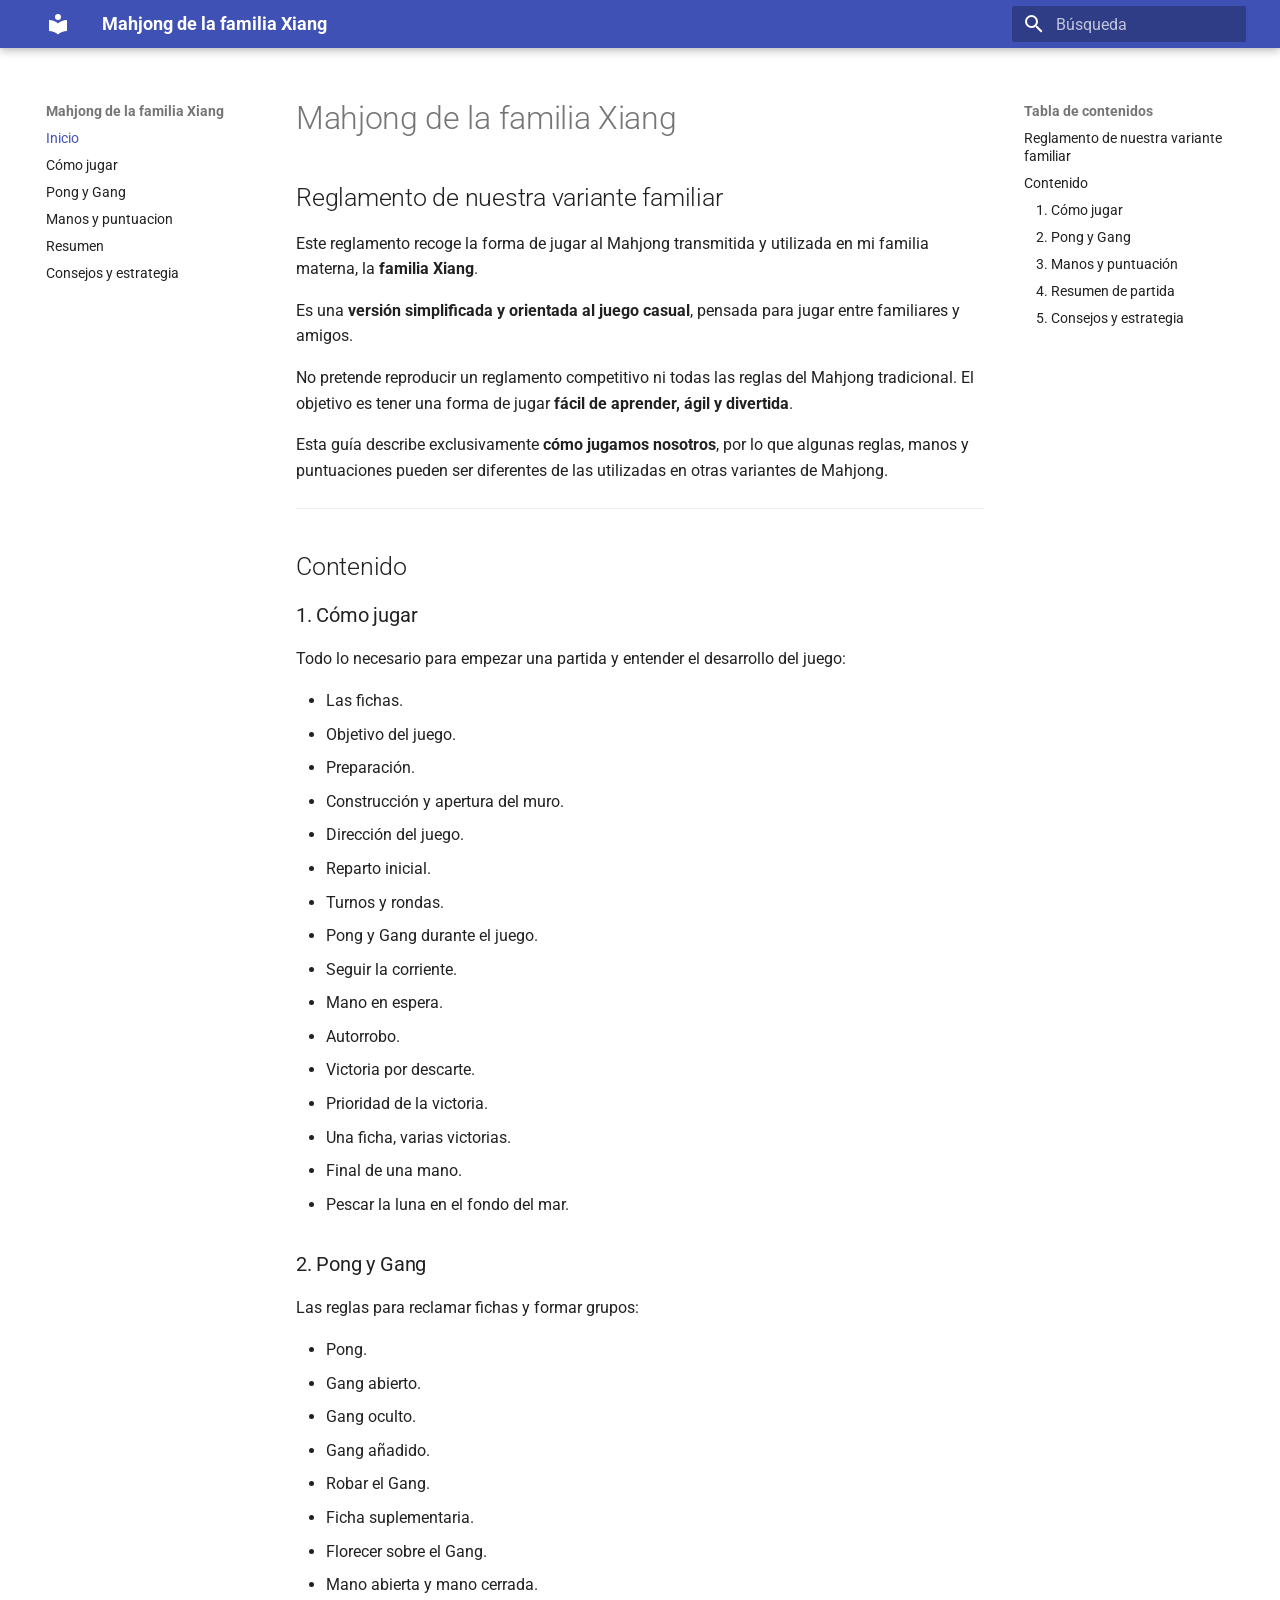
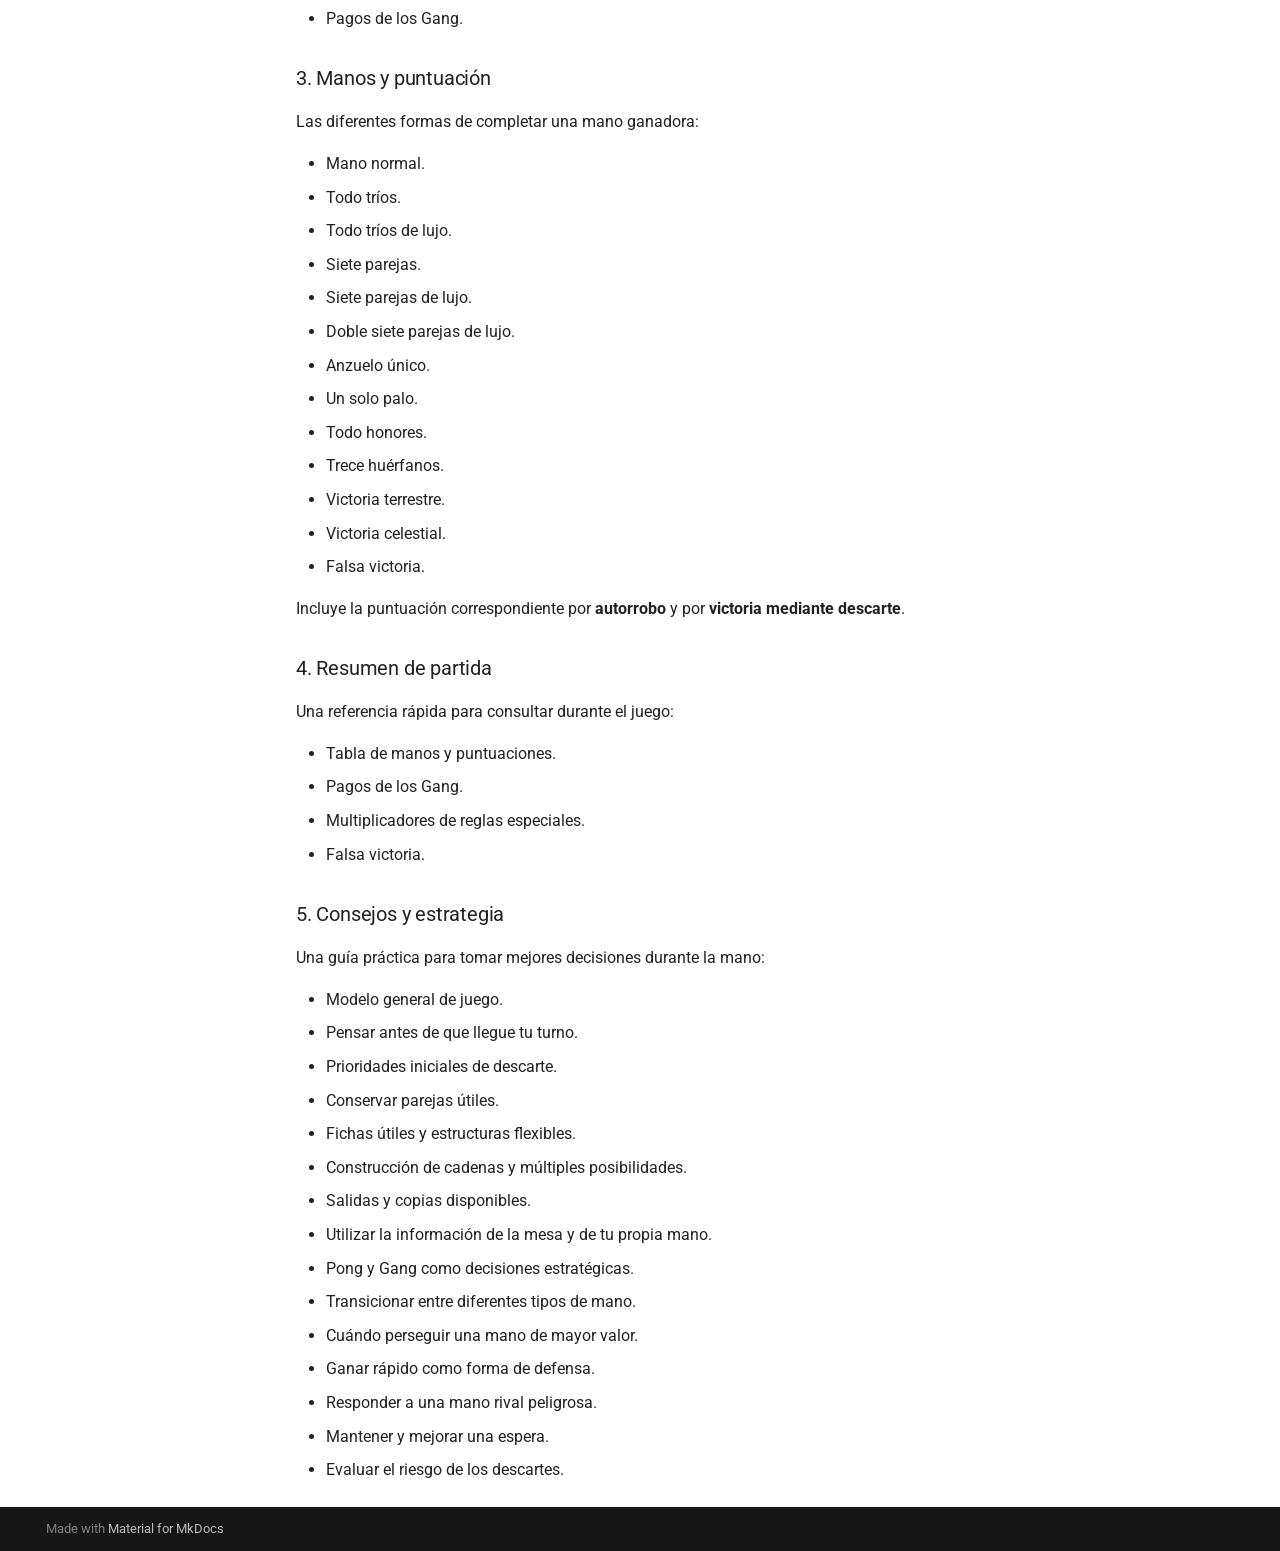
<file: site/index.html>
<!doctype html>
<html lang="es" class="no-js">
  <head>
    
      <meta charset="utf-8">
      <meta name="viewport" content="width=device-width,initial-scale=1">
      
        <meta name="description" content="Reglamento de la variante familiar de Mahjong">
      
      
      
      
      
        <link rel="next" href="01-como-jugar/">
      
      
        
      
      
      <link rel="icon" href="assets/images/favicon.png">
      <meta name="generator" content="mkdocs-1.6.1, mkdocs-material-9.7.7">
    
    
      
        <title>Mahjong de la familia Xiang</title>
      
    
    
      <link rel="stylesheet" href="assets/stylesheets/main.ec1eaa64.min.css">
      
      


    
    
      
    
    
      
        
        
        <link rel="preconnect" href="https://fonts.gstatic.com" crossorigin>
        <link rel="stylesheet" href="https://fonts.googleapis.com/css?family=Roboto:300,300i,400,400i,700,700i%7CRoboto+Mono:400,400i,700,700i&display=fallback">
        <style>:root{--md-text-font:"Roboto";--md-code-font:"Roboto Mono"}</style>
      
    
    
      <link rel="stylesheet" href="assets/stylesheets/extra.css">
    
    <script>__md_scope=new URL(".",location),__md_hash=e=>[...e].reduce(((e,_)=>(e<<5)-e+_.charCodeAt(0)),0),__md_get=(e,_=localStorage,t=__md_scope)=>JSON.parse(_.getItem(t.pathname+"."+e)),__md_set=(e,_,t=localStorage,a=__md_scope)=>{try{t.setItem(a.pathname+"."+e,JSON.stringify(_))}catch(e){}}</script>
    
      

    
    
  </head>
  
  
    <body dir="ltr">
  
    
    <input class="md-toggle" data-md-toggle="drawer" type="checkbox" id="__drawer" autocomplete="off">
    <input class="md-toggle" data-md-toggle="search" type="checkbox" id="__search" autocomplete="off">
    <label class="md-overlay" for="__drawer"></label>
    <div data-md-component="skip">
      
        
        <a href="#mahjong-de-la-familia-xiang" class="md-skip">
          Saltar a contenido
        </a>
      
    </div>
    <div data-md-component="announce">
      
    </div>
    
    
      

  

<header class="md-header md-header--shadow" data-md-component="header">
  <nav class="md-header__inner md-grid" aria-label="Cabecera">
    <a href="." title="Mahjong de la familia Xiang" class="md-header__button md-logo" aria-label="Mahjong de la familia Xiang" data-md-component="logo">
      
  
  <svg xmlns="http://www.w3.org/2000/svg" viewBox="0 0 24 24"><path d="M12 8a3 3 0 0 0 3-3 3 3 0 0 0-3-3 3 3 0 0 0-3 3 3 3 0 0 0 3 3m0 3.54C9.64 9.35 6.5 8 3 8v11c3.5 0 6.64 1.35 9 3.54 2.36-2.19 5.5-3.54 9-3.54V8c-3.5 0-6.64 1.35-9 3.54"/></svg>

    </a>
    <label class="md-header__button md-icon" for="__drawer">
      
      <svg xmlns="http://www.w3.org/2000/svg" viewBox="0 0 24 24"><path d="M3 6h18v2H3zm0 5h18v2H3zm0 5h18v2H3z"/></svg>
    </label>
    <div class="md-header__title" data-md-component="header-title">
      <div class="md-header__ellipsis">
        <div class="md-header__topic">
          <span class="md-ellipsis">
            Mahjong de la familia Xiang
          </span>
        </div>
        <div class="md-header__topic" data-md-component="header-topic">
          <span class="md-ellipsis">
            
              Inicio
            
          </span>
        </div>
      </div>
    </div>
    
    
      <script>var palette=__md_get("__palette");if(palette&&palette.color){if("(prefers-color-scheme)"===palette.color.media){var media=matchMedia("(prefers-color-scheme: light)"),input=document.querySelector(media.matches?"[data-md-color-media='(prefers-color-scheme: light)']":"[data-md-color-media='(prefers-color-scheme: dark)']");palette.color.media=input.getAttribute("data-md-color-media"),palette.color.scheme=input.getAttribute("data-md-color-scheme"),palette.color.primary=input.getAttribute("data-md-color-primary"),palette.color.accent=input.getAttribute("data-md-color-accent")}for(var[key,value]of Object.entries(palette.color))document.body.setAttribute("data-md-color-"+key,value)}</script>
    
    
    
      
      
        <label class="md-header__button md-icon" for="__search">
          
          <svg xmlns="http://www.w3.org/2000/svg" viewBox="0 0 24 24"><path d="M9.5 3A6.5 6.5 0 0 1 16 9.5c0 1.61-.59 3.09-1.56 4.23l.27.27h.79l5 5-1.5 1.5-5-5v-.79l-.27-.27A6.52 6.52 0 0 1 9.5 16 6.5 6.5 0 0 1 3 9.5 6.5 6.5 0 0 1 9.5 3m0 2C7 5 5 7 5 9.5S7 14 9.5 14 14 12 14 9.5 12 5 9.5 5"/></svg>
        </label>
        <div class="md-search" data-md-component="search" role="dialog">
  <label class="md-search__overlay" for="__search"></label>
  <div class="md-search__inner" role="search">
    <form class="md-search__form" name="search">
      <input type="text" class="md-search__input" name="query" aria-label="Búsqueda" placeholder="Búsqueda" autocapitalize="off" autocorrect="off" autocomplete="off" spellcheck="false" data-md-component="search-query" required>
      <label class="md-search__icon md-icon" for="__search">
        
        <svg xmlns="http://www.w3.org/2000/svg" viewBox="0 0 24 24"><path d="M9.5 3A6.5 6.5 0 0 1 16 9.5c0 1.61-.59 3.09-1.56 4.23l.27.27h.79l5 5-1.5 1.5-5-5v-.79l-.27-.27A6.52 6.52 0 0 1 9.5 16 6.5 6.5 0 0 1 3 9.5 6.5 6.5 0 0 1 9.5 3m0 2C7 5 5 7 5 9.5S7 14 9.5 14 14 12 14 9.5 12 5 9.5 5"/></svg>
        
        <svg xmlns="http://www.w3.org/2000/svg" viewBox="0 0 24 24"><path d="M20 11v2H8l5.5 5.5-1.42 1.42L4.16 12l7.92-7.92L13.5 5.5 8 11z"/></svg>
      </label>
      <nav class="md-search__options" aria-label="Buscar">
        
        <button type="reset" class="md-search__icon md-icon" title="Limpiar" aria-label="Limpiar" tabindex="-1">
          
          <svg xmlns="http://www.w3.org/2000/svg" viewBox="0 0 24 24"><path d="M19 6.41 17.59 5 12 10.59 6.41 5 5 6.41 10.59 12 5 17.59 6.41 19 12 13.41 17.59 19 19 17.59 13.41 12z"/></svg>
        </button>
      </nav>
      
    </form>
    <div class="md-search__output">
      <div class="md-search__scrollwrap" tabindex="0" data-md-scrollfix>
        <div class="md-search-result" data-md-component="search-result">
          <div class="md-search-result__meta">
            Inicializando búsqueda
          </div>
          <ol class="md-search-result__list" role="presentation"></ol>
        </div>
      </div>
    </div>
  </div>
</div>
      
    
    
  </nav>
  
</header>
    
    <div class="md-container" data-md-component="container">
      
      
        
          
        
      
      <main class="md-main" data-md-component="main">
        <div class="md-main__inner md-grid">
          
            
              
              <div class="md-sidebar md-sidebar--primary" data-md-component="sidebar" data-md-type="navigation" >
                <div class="md-sidebar__scrollwrap">
                  <div class="md-sidebar__inner">
                    



<nav class="md-nav md-nav--primary" aria-label="Navegación" data-md-level="0">
  <label class="md-nav__title" for="__drawer">
    <a href="." title="Mahjong de la familia Xiang" class="md-nav__button md-logo" aria-label="Mahjong de la familia Xiang" data-md-component="logo">
      
  
  <svg xmlns="http://www.w3.org/2000/svg" viewBox="0 0 24 24"><path d="M12 8a3 3 0 0 0 3-3 3 3 0 0 0-3-3 3 3 0 0 0-3 3 3 3 0 0 0 3 3m0 3.54C9.64 9.35 6.5 8 3 8v11c3.5 0 6.64 1.35 9 3.54 2.36-2.19 5.5-3.54 9-3.54V8c-3.5 0-6.64 1.35-9 3.54"/></svg>

    </a>
    Mahjong de la familia Xiang
  </label>
  
  <ul class="md-nav__list" data-md-scrollfix>
    
      
      
  
  
    
  
  
  
    <li class="md-nav__item md-nav__item--active">
      
      <input class="md-nav__toggle md-toggle" type="checkbox" id="__toc">
      
      
        
      
      
        <label class="md-nav__link md-nav__link--active" for="__toc">
          
  
  
  <span class="md-ellipsis">
    
  
    Inicio
  

    
  </span>
  
  

          <span class="md-nav__icon md-icon"></span>
        </label>
      
      <a href="." class="md-nav__link md-nav__link--active">
        
  
  
  <span class="md-ellipsis">
    
  
    Inicio
  

    
  </span>
  
  

      </a>
      
        

<nav class="md-nav md-nav--secondary" aria-label="Tabla de contenidos">
  
  
  
    
  
  
    <label class="md-nav__title" for="__toc">
      <span class="md-nav__icon md-icon"></span>
      Tabla de contenidos
    </label>
    <ul class="md-nav__list" data-md-component="toc" data-md-scrollfix>
      
        <li class="md-nav__item">
  <a href="#reglamento-de-nuestra-variante-familiar" class="md-nav__link">
    <span class="md-ellipsis">
      
        Reglamento de nuestra variante familiar
      
    </span>
  </a>
  
</li>
      
        <li class="md-nav__item">
  <a href="#contenido" class="md-nav__link">
    <span class="md-ellipsis">
      
        Contenido
      
    </span>
  </a>
  
    <nav class="md-nav" aria-label="Contenido">
      <ul class="md-nav__list">
        
          <li class="md-nav__item">
  <a href="#1-como-jugar" class="md-nav__link">
    <span class="md-ellipsis">
      
        1. Cómo jugar
      
    </span>
  </a>
  
</li>
        
          <li class="md-nav__item">
  <a href="#2-pong-y-gang" class="md-nav__link">
    <span class="md-ellipsis">
      
        2. Pong y Gang
      
    </span>
  </a>
  
</li>
        
          <li class="md-nav__item">
  <a href="#3-manos-y-puntuacion" class="md-nav__link">
    <span class="md-ellipsis">
      
        3. Manos y puntuación
      
    </span>
  </a>
  
</li>
        
          <li class="md-nav__item">
  <a href="#4-resumen-de-partida" class="md-nav__link">
    <span class="md-ellipsis">
      
        4. Resumen de partida
      
    </span>
  </a>
  
</li>
        
          <li class="md-nav__item">
  <a href="#5-consejos-y-estrategia" class="md-nav__link">
    <span class="md-ellipsis">
      
        5. Consejos y estrategia
      
    </span>
  </a>
  
</li>
        
      </ul>
    </nav>
  
</li>
      
    </ul>
  
</nav>
      
    </li>
  

    
      
      
  
  
  
  
    <li class="md-nav__item">
      <a href="01-como-jugar/" class="md-nav__link">
        
  
  
  <span class="md-ellipsis">
    
  
    Cómo jugar
  

    
  </span>
  
  

      </a>
    </li>
  

    
      
      
  
  
  
  
    <li class="md-nav__item">
      <a href="02-pong-y-gang/" class="md-nav__link">
        
  
  
  <span class="md-ellipsis">
    
  
    Pong y Gang
  

    
  </span>
  
  

      </a>
    </li>
  

    
      
      
  
  
  
  
    <li class="md-nav__item">
      <a href="03-manos-y-puntuacion/" class="md-nav__link">
        
  
  
  <span class="md-ellipsis">
    
  
    Manos y puntuacion
  

    
  </span>
  
  

      </a>
    </li>
  

    
      
      
  
  
  
  
    <li class="md-nav__item">
      <a href="04-resumen/" class="md-nav__link">
        
  
  
  <span class="md-ellipsis">
    
  
    Resumen
  

    
  </span>
  
  

      </a>
    </li>
  

    
      
      
  
  
  
  
    <li class="md-nav__item">
      <a href="05-consejos-y-estrategia/" class="md-nav__link">
        
  
  
  <span class="md-ellipsis">
    
  
    Consejos y estrategia
  

    
  </span>
  
  

      </a>
    </li>
  

    
  </ul>
</nav>
                  </div>
                </div>
              </div>
            
            
              
              <div class="md-sidebar md-sidebar--secondary" data-md-component="sidebar" data-md-type="toc" >
                <div class="md-sidebar__scrollwrap">
                  <div class="md-sidebar__inner">
                    

<nav class="md-nav md-nav--secondary" aria-label="Tabla de contenidos">
  
  
  
    
  
  
    <label class="md-nav__title" for="__toc">
      <span class="md-nav__icon md-icon"></span>
      Tabla de contenidos
    </label>
    <ul class="md-nav__list" data-md-component="toc" data-md-scrollfix>
      
        <li class="md-nav__item">
  <a href="#reglamento-de-nuestra-variante-familiar" class="md-nav__link">
    <span class="md-ellipsis">
      
        Reglamento de nuestra variante familiar
      
    </span>
  </a>
  
</li>
      
        <li class="md-nav__item">
  <a href="#contenido" class="md-nav__link">
    <span class="md-ellipsis">
      
        Contenido
      
    </span>
  </a>
  
    <nav class="md-nav" aria-label="Contenido">
      <ul class="md-nav__list">
        
          <li class="md-nav__item">
  <a href="#1-como-jugar" class="md-nav__link">
    <span class="md-ellipsis">
      
        1. Cómo jugar
      
    </span>
  </a>
  
</li>
        
          <li class="md-nav__item">
  <a href="#2-pong-y-gang" class="md-nav__link">
    <span class="md-ellipsis">
      
        2. Pong y Gang
      
    </span>
  </a>
  
</li>
        
          <li class="md-nav__item">
  <a href="#3-manos-y-puntuacion" class="md-nav__link">
    <span class="md-ellipsis">
      
        3. Manos y puntuación
      
    </span>
  </a>
  
</li>
        
          <li class="md-nav__item">
  <a href="#4-resumen-de-partida" class="md-nav__link">
    <span class="md-ellipsis">
      
        4. Resumen de partida
      
    </span>
  </a>
  
</li>
        
          <li class="md-nav__item">
  <a href="#5-consejos-y-estrategia" class="md-nav__link">
    <span class="md-ellipsis">
      
        5. Consejos y estrategia
      
    </span>
  </a>
  
</li>
        
      </ul>
    </nav>
  
</li>
      
    </ul>
  
</nav>
                  </div>
                </div>
              </div>
            
          
          
            <div class="md-content" data-md-component="content">
              
              <article class="md-content__inner md-typeset">
                
                  



<h1 id="mahjong-de-la-familia-xiang">Mahjong de la familia Xiang</h1>
<h2 id="reglamento-de-nuestra-variante-familiar">Reglamento de nuestra variante familiar</h2>
<p>Este reglamento recoge la forma de jugar al Mahjong transmitida y utilizada en mi familia materna, la <strong>familia Xiang</strong>.</p>
<p>Es una <strong>versión simplificada y orientada al juego casual</strong>, pensada para jugar entre familiares y amigos.</p>
<p>No pretende reproducir un reglamento competitivo ni todas las reglas del Mahjong tradicional. El objetivo es tener una forma de jugar <strong>fácil de aprender, ágil y divertida</strong>.</p>
<p>Esta guía describe exclusivamente <strong>cómo jugamos nosotros</strong>, por lo que algunas reglas, manos y puntuaciones pueden ser diferentes de las utilizadas en otras variantes de Mahjong.</p>
<hr />
<h2 id="contenido">Contenido</h2>
<h3 id="1-como-jugar">1. Cómo jugar</h3>
<p>Todo lo necesario para empezar una partida y entender el desarrollo del juego:</p>
<ul>
<li>Las fichas.</li>
<li>Objetivo del juego.</li>
<li>Preparación.</li>
<li>Construcción y apertura del muro.</li>
<li>Dirección del juego.</li>
<li>Reparto inicial.</li>
<li>Turnos y rondas.</li>
<li>Pong y Gang durante el juego.</li>
<li>Seguir la corriente.</li>
<li>Mano en espera.</li>
<li>Autorrobo.</li>
<li>Victoria por descarte.</li>
<li>Prioridad de la victoria.</li>
<li>Una ficha, varias victorias.</li>
<li>Final de una mano.</li>
<li>Pescar la luna en el fondo del mar.</li>
</ul>
<h3 id="2-pong-y-gang">2. Pong y Gang</h3>
<p>Las reglas para reclamar fichas y formar grupos:</p>
<ul>
<li>Pong.</li>
<li>Gang abierto.</li>
<li>Gang oculto.</li>
<li>Gang añadido.</li>
<li>Robar el Gang.</li>
<li>Ficha suplementaria.</li>
<li>Florecer sobre el Gang.</li>
<li>Mano abierta y mano cerrada.</li>
<li>Pagos de los Gang.</li>
</ul>
<h3 id="3-manos-y-puntuacion">3. Manos y puntuación</h3>
<p>Las diferentes formas de completar una mano ganadora:</p>
<ul>
<li>Mano normal.</li>
<li>Todo tríos.</li>
<li>Todo tríos de lujo.</li>
<li>Siete parejas.</li>
<li>Siete parejas de lujo.</li>
<li>Doble siete parejas de lujo.</li>
<li>Anzuelo único.</li>
<li>Un solo palo.</li>
<li>Todo honores.</li>
<li>Trece huérfanos.</li>
<li>Victoria terrestre.</li>
<li>Victoria celestial.</li>
<li>Falsa victoria.</li>
</ul>
<p>Incluye la puntuación correspondiente por <strong>autorrobo</strong> y por <strong>victoria mediante descarte</strong>.</p>
<h3 id="4-resumen-de-partida">4. Resumen de partida</h3>
<p>Una referencia rápida para consultar durante el juego:</p>
<ul>
<li>Tabla de manos y puntuaciones.</li>
<li>Pagos de los Gang.</li>
<li>Multiplicadores de reglas especiales.</li>
<li>Falsa victoria.</li>
</ul>
<h3 id="5-consejos-y-estrategia">5. Consejos y estrategia</h3>
<p>Una guía práctica para tomar mejores decisiones durante la mano:</p>
<ul>
<li>Modelo general de juego.</li>
<li>Pensar antes de que llegue tu turno.</li>
<li>Prioridades iniciales de descarte.</li>
<li>Conservar parejas útiles.</li>
<li>Fichas útiles y estructuras flexibles.</li>
<li>Construcción de cadenas y múltiples posibilidades.</li>
<li>Salidas y copias disponibles.</li>
<li>Utilizar la información de la mesa y de tu propia mano.</li>
<li>Pong y Gang como decisiones estratégicas.</li>
<li>Transicionar entre diferentes tipos de mano.</li>
<li>Cuándo perseguir una mano de mayor valor.</li>
<li>Ganar rápido como forma de defensa.</li>
<li>Responder a una mano rival peligrosa.</li>
<li>Mantener y mejorar una espera.</li>
<li>Evaluar el riesgo de los descartes.</li>
</ul>












                
              </article>
            </div>
          
          
<script>var target=document.getElementById(location.hash.slice(1));target&&target.name&&(target.checked=target.name.startsWith("__tabbed_"))</script>
        </div>
        
      </main>
      
        <footer class="md-footer">
  
  <div class="md-footer-meta md-typeset">
    <div class="md-footer-meta__inner md-grid">
      <div class="md-copyright">
  
  
    Made with
    <a href="https://squidfunk.github.io/mkdocs-material/" target="_blank" rel="noopener">
      Material for MkDocs
    </a>
  
</div>
      
    </div>
  </div>
</footer>
      
    </div>
    <div class="md-dialog" data-md-component="dialog">
      <div class="md-dialog__inner md-typeset"></div>
    </div>
    
    
    
      
      
      <script id="__config" type="application/json">{"annotate": null, "base": ".", "features": [], "search": "assets/javascripts/workers/search.2c215733.min.js", "tags": null, "translations": {"clipboard.copied": "Copiado al portapapeles", "clipboard.copy": "Copiar al portapapeles", "search.result.more.one": "1 m\u00e1s en esta p\u00e1gina", "search.result.more.other": "# m\u00e1s en esta p\u00e1gina", "search.result.none": "No se encontraron documentos", "search.result.one": "1 documento encontrado", "search.result.other": "# documentos encontrados", "search.result.placeholder": "Teclee para comenzar b\u00fasqueda", "search.result.term.missing": "Falta", "select.version": "Seleccionar versi\u00f3n"}, "version": null}</script>
    
    
      <script src="assets/javascripts/bundle.d7400e89.min.js"></script>
      
    
  </body>
</html>
</file>
<file: assets/stylesheets/extra.css>
.tile-row {
    display: flex;
    align-items: flex-end;
    flex-wrap: wrap;
    gap: 4px;
    margin: 1rem 0 1.5rem;
}

.tile-row img {
    width: 48px;
    height: auto;
    display: block;
}

.tile-labelled {
    display: flex;
    flex-direction: column;
    align-items: center;
    gap: 5px;
    margin-right: 6px;
}

.tile-labelled span {
    font-size: 0.8rem;
}


/* Mano completa */

.mahjong-hand {
    display: flex;
    align-items: flex-end;
    flex-wrap: wrap;
    gap: 10px;
    margin: 1rem 0 1.5rem;
}

.tile-group {
    display: flex;
    align-items: flex-end;
    gap: 2px;
}

.mahjong-hand img {
    width: 40px;
    height: auto;
    display: block;
}

.gang-summary {
    display: grid;
    grid-template-columns: repeat(3, minmax(0, 1fr));
    gap: 24px;
    margin: 1rem 0 1.5rem;
}

.gang-card {
    display: flex;
    flex-direction: column;
    gap: 10px;
}

.gang-card h3 {
    margin: 0;
    font-size: 1rem;
}

.gang-card .tile-row {
    margin: 0;
    flex-wrap: nowrap;
}

.gang-payment {
    margin: 0;
    font-weight: 700;
}

@media (max-width: 800px) {
    .gang-summary {
        grid-template-columns: 1fr;
    }
}
</file>
<file: site/assets/stylesheets/extra.css>
.tile-row {
    display: flex;
    align-items: flex-end;
    flex-wrap: wrap;
    gap: 4px;
    margin: 1rem 0 1.5rem;
}

.tile-row img {
    width: 48px;
    height: auto;
    display: block;
}

.tile-labelled {
    display: flex;
    flex-direction: column;
    align-items: center;
    gap: 5px;
    margin-right: 6px;
}

.tile-labelled span {
    font-size: 0.8rem;
}


/* Mano completa */

.mahjong-hand {
    display: flex;
    align-items: flex-end;
    flex-wrap: wrap;
    gap: 10px;
    margin: 1rem 0 1.5rem;
}

.tile-group {
    display: flex;
    align-items: flex-end;
    gap: 2px;
}

.mahjong-hand img {
    width: 40px;
    height: auto;
    display: block;
}

.gang-summary {
    display: grid;
    grid-template-columns: repeat(3, minmax(0, 1fr));
    gap: 24px;
    margin: 1rem 0 1.5rem;
}

.gang-card {
    display: flex;
    flex-direction: column;
    gap: 10px;
}

.gang-card h3 {
    margin: 0;
    font-size: 1rem;
}

.gang-card .tile-row {
    margin: 0;
    flex-wrap: nowrap;
}

.gang-payment {
    margin: 0;
    font-weight: 700;
}

@media (max-width: 800px) {
    .gang-summary {
        grid-template-columns: 1fr;
    }
}
</file>
<file: assets/stylesheets/main.ec1eaa64.min.css>
@charset "UTF-8";html{-webkit-text-size-adjust:none;-moz-text-size-adjust:none;text-size-adjust:none;box-sizing:border-box}*,:after,:before{box-sizing:inherit}@media (prefers-reduced-motion){*,:after,:before{transition:none!important}}body{margin:0}a,button,input,label{-webkit-tap-highlight-color:transparent}a{color:inherit;text-decoration:none}hr{border:0;box-sizing:initial;display:block;height:.05rem;overflow:visible;padding:0}small{font-size:80%}sub,sup{line-height:1em}img{border-style:none}table{border-collapse:initial;border-spacing:0}td,th{font-weight:400;vertical-align:top}button{background:#0000;border:0;font-family:inherit;font-size:inherit;margin:0;padding:0}input{border:0;outline:none}:root{--md-primary-fg-color:#4051b5;--md-primary-fg-color--light:#5d6cc0;--md-primary-fg-color--dark:#303fa1;--md-primary-bg-color:#fff;--md-primary-bg-color--light:#ffffffb3;--md-accent-fg-color:#526cfe;--md-accent-fg-color--transparent:#526cfe1a;--md-accent-bg-color:#fff;--md-accent-bg-color--light:#ffffffb3}[data-md-color-scheme=default]{color-scheme:light}[data-md-color-scheme=default] img[src$="#gh-dark-mode-only"],[data-md-color-scheme=default] img[src$="#only-dark"]{display:none}:root,[data-md-color-scheme=default]{--md-hue:225deg;--md-default-fg-color:#000000de;--md-default-fg-color--light:#0000008a;--md-default-fg-color--lighter:#00000052;--md-default-fg-color--lightest:#00000012;--md-default-bg-color:#fff;--md-default-bg-color--light:#ffffffb3;--md-default-bg-color--lighter:#ffffff4d;--md-default-bg-color--lightest:#ffffff1f;--md-code-fg-color:#36464e;--md-code-bg-color:#f5f5f5;--md-code-bg-color--light:#f5f5f5b3;--md-code-bg-color--lighter:#f5f5f54d;--md-code-hl-color:#4287ff;--md-code-hl-color--light:#4287ff1a;--md-code-hl-number-color:#d52a2a;--md-code-hl-special-color:#db1457;--md-code-hl-function-color:#a846b9;--md-code-hl-constant-color:#6e59d9;--md-code-hl-keyword-color:#3f6ec6;--md-code-hl-string-color:#1c7d4d;--md-code-hl-name-color:var(--md-code-fg-color);--md-code-hl-operator-color:var(--md-default-fg-color--light);--md-code-hl-punctuation-color:var(--md-default-fg-color--light);--md-code-hl-comment-color:var(--md-default-fg-color--light);--md-code-hl-generic-color:var(--md-default-fg-color--light);--md-code-hl-variable-color:var(--md-default-fg-color--light);--md-typeset-color:var(--md-default-fg-color);--md-typeset-a-color:var(--md-primary-fg-color);--md-typeset-del-color:#f5503d26;--md-typeset-ins-color:#0bd57026;--md-typeset-kbd-color:#fafafa;--md-typeset-kbd-accent-color:#fff;--md-typeset-kbd-border-color:#b8b8b8;--md-typeset-mark-color:#ffff0080;--md-typeset-table-color:#0000001f;--md-typeset-table-color--light:rgba(0,0,0,.035);--md-admonition-fg-color:var(--md-default-fg-color);--md-admonition-bg-color:var(--md-default-bg-color);--md-warning-fg-color:#000000de;--md-warning-bg-color:#ff9;--md-footer-fg-color:#fff;--md-footer-fg-color--light:#ffffffb3;--md-footer-fg-color--lighter:#ffffff73;--md-footer-bg-color:#000000de;--md-footer-bg-color--dark:#00000052;--md-shadow-z1:0 0.2rem 0.5rem #0000000d,0 0 0.05rem #0000001a;--md-shadow-z2:0 0.2rem 0.5rem #0000001a,0 0 0.05rem #00000040;--md-shadow-z3:0 0.2rem 0.5rem #0003,0 0 0.05rem #00000059}.md-icon svg{fill:currentcolor;display:block;height:1.2rem;width:1.2rem}body{-webkit-font-smoothing:antialiased;-moz-osx-font-smoothing:grayscale;--md-text-font-family:var(--md-text-font,_),-apple-system,BlinkMacSystemFont,Helvetica,Arial,sans-serif;--md-code-font-family:var(--md-code-font,_),SFMono-Regular,Consolas,Menlo,monospace}aside,body,input{font-feature-settings:"kern","liga";color:var(--md-typeset-color);font-family:var(--md-text-font-family)}code,kbd,pre{font-feature-settings:"kern";font-family:var(--md-code-font-family)}:root{--md-typeset-table-sort-icon:url('data:image/svg+xml;charset=utf-8,<svg xmlns="http://www.w3.org/2000/svg" viewBox="0 0 24 24"><path d="m18 21-4-4h3V7h-3l4-4 4 4h-3v10h3M2 19v-2h10v2M2 13v-2h7v2M2 7V5h4v2z"/></svg>');--md-typeset-table-sort-icon--asc:url('data:image/svg+xml;charset=utf-8,<svg xmlns="http://www.w3.org/2000/svg" viewBox="0 0 24 24"><path d="M19 17h3l-4 4-4-4h3V3h2M2 17h10v2H2M6 5v2H2V5m0 6h7v2H2z"/></svg>');--md-typeset-table-sort-icon--desc:url('data:image/svg+xml;charset=utf-8,<svg xmlns="http://www.w3.org/2000/svg" viewBox="0 0 24 24"><path d="M19 7h3l-4-4-4 4h3v14h2M2 17h10v2H2M6 5v2H2V5m0 6h7v2H2z"/></svg>')}.md-typeset{-webkit-print-color-adjust:exact;color-adjust:exact;font-size:.8rem;line-height:1.6;overflow-wrap:break-word}@media print{.md-typeset{font-size:.68rem}}.md-typeset blockquote,.md-typeset dl,.md-typeset figure,.md-typeset ol,.md-typeset pre,.md-typeset ul{margin-bottom:1em;margin-top:1em}.md-typeset h1{color:var(--md-default-fg-color--light);font-size:2em;line-height:1.3;margin:0 0 1.25em}.md-typeset h1,.md-typeset h2{font-weight:300;letter-spacing:-.01em}.md-typeset h2{font-size:1.5625em;line-height:1.4;margin:1.6em 0 .64em}.md-typeset h3{font-size:1.25em;font-weight:400;letter-spacing:-.01em;line-height:1.5;margin:1.6em 0 .8em}.md-typeset h2+h3{margin-top:.8em}.md-typeset h4{font-weight:700;letter-spacing:-.01em;margin:1em 0}.md-typeset h5,.md-typeset h6{color:var(--md-default-fg-color--light);font-size:.8em;font-weight:700;letter-spacing:-.01em;margin:1.25em 0}.md-typeset h5{text-transform:uppercase}.md-typeset h5 code{text-transform:none}.md-typeset hr{border-bottom:.05rem solid var(--md-default-fg-color--lightest);display:flow-root;margin:1.5em 0}.md-typeset a{color:var(--md-typeset-a-color);word-break:break-word}.md-typeset a,.md-typeset a:before{transition:color 125ms}.md-typeset a:focus,.md-typeset a:hover{color:var(--md-accent-fg-color)}.md-typeset a:focus code,.md-typeset a:hover code{background-color:var(--md-accent-fg-color--transparent);color:var(--md-accent-fg-color)}.md-typeset a code{color:var(--md-typeset-a-color)}.md-typeset a.focus-visible{outline-color:var(--md-accent-fg-color);outline-offset:.2rem}.md-typeset code,.md-typeset kbd,.md-typeset pre{color:var(--md-code-fg-color);direction:ltr;font-variant-ligatures:none;transition:background-color 125ms}@media print{.md-typeset code,.md-typeset kbd,.md-typeset pre{white-space:pre-wrap}}.md-typeset code{background-color:var(--md-code-bg-color);border-radius:.1rem;-webkit-box-decoration-break:clone;box-decoration-break:clone;font-size:.85em;padding:0 .2941176471em;transition:color 125ms,background-color 125ms;word-break:break-word}.md-typeset code:not(.focus-visible){-webkit-tap-highlight-color:transparent;outline:none}.md-typeset pre{display:flow-root;line-height:1.4;position:relative}.md-typeset pre>code{-webkit-box-decoration-break:slice;box-decoration-break:slice;box-shadow:none;display:block;margin:0;outline-color:var(--md-accent-fg-color);overflow:auto;padding:.7720588235em 1.1764705882em;scrollbar-color:var(--md-default-fg-color--lighter) #0000;scrollbar-width:thin;touch-action:auto;word-break:normal}.md-typeset pre>code:hover{scrollbar-color:var(--md-accent-fg-color) #0000}.md-typeset pre>code::-webkit-scrollbar{height:.2rem;width:.2rem}.md-typeset pre>code::-webkit-scrollbar-thumb{background-color:var(--md-default-fg-color--lighter)}.md-typeset pre>code::-webkit-scrollbar-thumb:hover{background-color:var(--md-accent-fg-color)}.md-typeset kbd{background-color:var(--md-typeset-kbd-color);border-radius:.1rem;box-shadow:0 .1rem 0 .05rem var(--md-typeset-kbd-border-color),0 .1rem 0 var(--md-typeset-kbd-border-color),0 -.1rem .2rem var(--md-typeset-kbd-accent-color) inset;color:var(--md-default-fg-color);display:inline-block;font-size:.75em;padding:0 .6666666667em;vertical-align:text-top;word-break:break-word}.md-typeset mark{background-color:var(--md-typeset-mark-color);-webkit-box-decoration-break:clone;box-decoration-break:clone;color:inherit;word-break:break-word}.md-typeset abbr{cursor:help;text-decoration:none}.md-typeset [data-preview],.md-typeset abbr{border-bottom:.05rem dotted var(--md-default-fg-color--light)}.md-typeset small{opacity:.75}[dir=ltr] .md-typeset sub,[dir=ltr] .md-typeset sup{margin-left:.078125em}[dir=rtl] .md-typeset sub,[dir=rtl] .md-typeset sup{margin-right:.078125em}[dir=ltr] .md-typeset blockquote{padding-left:.6rem}[dir=rtl] .md-typeset blockquote{padding-right:.6rem}[dir=ltr] .md-typeset blockquote{border-left:.2rem solid var(--md-default-fg-color--lighter)}[dir=rtl] .md-typeset blockquote{border-right:.2rem solid var(--md-default-fg-color--lighter)}.md-typeset blockquote{color:var(--md-default-fg-color--light);margin-left:0;margin-right:0}.md-typeset ul{list-style-type:disc}.md-typeset ul[type]{list-style-type:revert-layer}[dir=ltr] .md-typeset ol,[dir=ltr] .md-typeset ul{margin-left:.625em}[dir=rtl] .md-typeset ol,[dir=rtl] .md-typeset ul{margin-right:.625em}.md-typeset ol,.md-typeset ul{padding:0}.md-typeset ol:not([hidden]),.md-typeset ul:not([hidden]){display:flow-root}.md-typeset ol ol,.md-typeset ul ol{list-style-type:lower-alpha}.md-typeset ol ol ol,.md-typeset ul ol ol{list-style-type:lower-roman}.md-typeset ol ol ol ol,.md-typeset ul ol ol ol{list-style-type:upper-alpha}.md-typeset ol ol ol ol ol,.md-typeset ul ol ol ol ol{list-style-type:upper-roman}.md-typeset ol[type],.md-typeset ul[type]{list-style-type:revert-layer}[dir=ltr] .md-typeset ol li,[dir=ltr] .md-typeset ul li{margin-left:1.25em}[dir=rtl] .md-typeset ol li,[dir=rtl] .md-typeset ul li{margin-right:1.25em}.md-typeset ol li,.md-typeset ul li{margin-bottom:.5em}.md-typeset ol li blockquote,.md-typeset ol li p,.md-typeset ul li blockquote,.md-typeset ul li p{margin:.5em 0}.md-typeset ol li:last-child,.md-typeset ul li:last-child{margin-bottom:0}[dir=ltr] .md-typeset ol li ol,[dir=ltr] .md-typeset ol li ul,[dir=ltr] .md-typeset ul li ol,[dir=ltr] .md-typeset ul li ul{margin-left:.625em}[dir=rtl] .md-typeset ol li ol,[dir=rtl] .md-typeset ol li ul,[dir=rtl] .md-typeset ul li ol,[dir=rtl] .md-typeset ul li ul{margin-right:.625em}.md-typeset ol li ol,.md-typeset ol li ul,.md-typeset ul li ol,.md-typeset ul li ul{margin-bottom:.5em;margin-top:.5em}[dir=ltr] .md-typeset dd{margin-left:1.875em}[dir=rtl] .md-typeset dd{margin-right:1.875em}.md-typeset dd{margin-bottom:1.5em;margin-top:1em}.md-typeset img,.md-typeset svg,.md-typeset video{height:auto;max-width:100%}.md-typeset img[align=left]{margin:1em 1em 1em 0}.md-typeset img[align=right]{margin:1em 0 1em 1em}.md-typeset img[align]:only-child{margin-top:0}.md-typeset figure{display:flow-root;margin:1em auto;max-width:100%;text-align:center;width:fit-content}.md-typeset figure img{display:block;margin:0 auto}.md-typeset figcaption{font-style:italic;margin:1em auto;max-width:24rem}.md-typeset iframe{max-width:100%}.md-typeset table:not([class]){background-color:var(--md-default-bg-color);border:.05rem solid var(--md-typeset-table-color);border-radius:.1rem;display:inline-block;font-size:.64rem;max-width:100%;overflow:auto;touch-action:auto}@media print{.md-typeset table:not([class]){display:table}}.md-typeset table:not([class])+*{margin-top:1.5em}.md-typeset table:not([class]) td>:first-child,.md-typeset table:not([class]) th>:first-child{margin-top:0}.md-typeset table:not([class]) td>:last-child,.md-typeset table:not([class]) th>:last-child{margin-bottom:0}.md-typeset table:not([class]) td:not([align]),.md-typeset table:not([class]) th:not([align]){text-align:left}[dir=rtl] .md-typeset table:not([class]) td:not([align]),[dir=rtl] .md-typeset table:not([class]) th:not([align]){text-align:right}.md-typeset table:not([class]) th{font-weight:700;min-width:5rem;padding:.9375em 1.25em;vertical-align:top}.md-typeset table:not([class]) td{border-top:.05rem solid var(--md-typeset-table-color);padding:.9375em 1.25em;vertical-align:top}.md-typeset table:not([class]) tbody tr{transition:background-color 125ms}.md-typeset table:not([class]) tbody tr:hover{background-color:var(--md-typeset-table-color--light);box-shadow:0 .05rem 0 var(--md-default-bg-color) inset}.md-typeset table:not([class]) a{word-break:normal}.md-typeset table th[role=columnheader]{cursor:pointer}[dir=ltr] .md-typeset table th[role=columnheader]:after{margin-left:.5em}[dir=rtl] .md-typeset table th[role=columnheader]:after{margin-right:.5em}.md-typeset table th[role=columnheader]:after{content:"";display:inline-block;height:1.2em;-webkit-mask-image:var(--md-typeset-table-sort-icon);mask-image:var(--md-typeset-table-sort-icon);-webkit-mask-repeat:no-repeat;mask-repeat:no-repeat;-webkit-mask-size:contain;mask-size:contain;transition:background-color 125ms;vertical-align:text-bottom;width:1.2em}.md-typeset table th[role=columnheader]:hover:after{background-color:var(--md-default-fg-color--lighter)}.md-typeset table th[role=columnheader][aria-sort=ascending]:after{background-color:var(--md-default-fg-color--light);-webkit-mask-image:var(--md-typeset-table-sort-icon--asc);mask-image:var(--md-typeset-table-sort-icon--asc)}.md-typeset table th[role=columnheader][aria-sort=descending]:after{background-color:var(--md-default-fg-color--light);-webkit-mask-image:var(--md-typeset-table-sort-icon--desc);mask-image:var(--md-typeset-table-sort-icon--desc)}.md-typeset__scrollwrap{margin:1em -.8rem;overflow-x:auto;touch-action:auto}.md-typeset__table{display:inline-block;margin-bottom:.5em;padding:0 .8rem}@media print{.md-typeset__table{display:block}}html .md-typeset__table table{display:table;margin:0;overflow:hidden;width:100%}@media screen and (max-width:44.984375em){.md-content__inner>pre{margin:1em -.8rem}.md-content__inner>pre code{border-radius:0}}.md-typeset .md-author{border-radius:100%;display:block;flex-shrink:0;height:1.6rem;overflow:hidden;position:relative;transition:color 125ms,transform 125ms;width:1.6rem}.md-typeset .md-author img{display:block}.md-typeset .md-author--more{background:var(--md-default-fg-color--lightest);color:var(--md-default-fg-color--lighter);font-size:.6rem;font-weight:700;line-height:1.6rem;text-align:center}.md-typeset .md-author--long{height:2.4rem;width:2.4rem}.md-typeset a.md-author{transform:scale(1)}.md-typeset a.md-author img{border-radius:100%;filter:grayscale(100%) opacity(75%);transition:filter 125ms}.md-typeset a.md-author:focus,.md-typeset a.md-author:hover{transform:scale(1.1);z-index:1}.md-typeset a.md-author:focus img,.md-typeset a.md-author:hover img{filter:grayscale(0)}.md-banner{background-color:var(--md-footer-bg-color);color:var(--md-footer-fg-color);overflow:auto}@media print{.md-banner{display:none}}.md-banner--warning{background-color:var(--md-warning-bg-color);color:var(--md-warning-fg-color)}.md-banner__inner{font-size:.7rem;margin:.6rem auto;padding:0 .8rem}[dir=ltr] .md-banner__button{float:right}[dir=rtl] .md-banner__button{float:left}.md-banner__button{color:inherit;cursor:pointer;transition:opacity .25s}.no-js .md-banner__button{display:none}.md-banner__button:hover{opacity:.7}html{font-size:125%;height:100%;overflow-x:hidden}@media screen and (min-width:100em){html{font-size:137.5%}}@media screen and (min-width:125em){html{font-size:150%}}body{background-color:var(--md-default-bg-color);display:flex;flex-direction:column;font-size:.5rem;min-height:100%;position:relative;width:100%}@media print{body{display:block}}@media screen and (max-width:59.984375em){body[data-md-scrolllock]{position:fixed}}.md-grid{margin-left:auto;margin-right:auto;max-width:61rem}.md-container{display:flex;flex-direction:column;flex-grow:1}@media print{.md-container{display:block}}.md-main{flex-grow:1}.md-main__inner{display:flex;height:100%;margin-top:1.5rem}.md-ellipsis{overflow:hidden;text-overflow:ellipsis}.md-toggle{display:none}.md-option{height:0;opacity:0;position:absolute;width:0}.md-option:checked+label:not([hidden]){display:block}.md-option.focus-visible+label{outline-color:var(--md-accent-fg-color);outline-style:auto}.md-skip{background-color:var(--md-default-fg-color);border-radius:.1rem;color:var(--md-default-bg-color);font-size:.64rem;margin:.5rem;opacity:0;outline-color:var(--md-accent-fg-color);padding:.3rem .5rem;position:fixed;transform:translateY(.4rem);z-index:-1}.md-skip:focus{opacity:1;transform:translateY(0);transition:transform .25s cubic-bezier(.4,0,.2,1),opacity 175ms 75ms;z-index:10}@page{margin:25mm}:root{--md-clipboard-icon:url('data:image/svg+xml;charset=utf-8,<svg xmlns="http://www.w3.org/2000/svg" viewBox="0 0 24 24"><path d="M19 21H8V7h11m0-2H8a2 2 0 0 0-2 2v14a2 2 0 0 0 2 2h11a2 2 0 0 0 2-2V7a2 2 0 0 0-2-2m-3-4H4a2 2 0 0 0-2 2v14h2V3h12z"/></svg>')}.md-clipboard{border-radius:.1rem;color:var(--md-default-fg-color--lightest);cursor:pointer;height:1.5em;outline-color:var(--md-accent-fg-color);outline-offset:.1rem;transition:color .25s;width:1.5em;z-index:1}@media print{.md-clipboard{display:none}}.md-clipboard:not(.focus-visible){-webkit-tap-highlight-color:transparent;outline:none}:hover>.md-clipboard{color:var(--md-default-fg-color--light)}.md-clipboard:focus,.md-clipboard:hover{color:var(--md-accent-fg-color)}.md-clipboard:after{background-color:currentcolor;content:"";display:block;height:1.125em;margin:0 auto;-webkit-mask-image:var(--md-clipboard-icon);mask-image:var(--md-clipboard-icon);-webkit-mask-position:center;mask-position:center;-webkit-mask-repeat:no-repeat;mask-repeat:no-repeat;-webkit-mask-size:contain;mask-size:contain;width:1.125em}.md-clipboard--inline{cursor:pointer}.md-clipboard--inline code{transition:color .25s,background-color .25s}.md-clipboard--inline:focus code,.md-clipboard--inline:hover code{background-color:var(--md-accent-fg-color--transparent);color:var(--md-accent-fg-color)}:root{--md-code-select-icon:url('data:image/svg+xml;charset=utf-8,<svg xmlns="http://www.w3.org/2000/svg" viewBox="0 0 24 24"><path d="M19 19h-4v2h4c1.1 0 2-.9 2-2v-4h-2m0-12h-4v2h4v4h2V5c0-1.1-.9-2-2-2M5 5h4V3H5c-1.1 0-2 .9-2 2v4h2m0 6H3v4c0 1.1.9 2 2 2h4v-2H5zm2-4h2v2H7zm4 0h2v2h-2zm4 0h2v2h-2zM7 7h2v2H7zm4 0h2v2h-2zm4 0h2v2h-2zm-8 8h2v2H7zm4 0h2v2h-2zm4 0h2v2h-2z"/></svg>');--md-code-copy-icon:url('data:image/svg+xml;charset=utf-8,<svg xmlns="http://www.w3.org/2000/svg" viewBox="0 0 24 24"><path d="M19 21H8V7h11m0-2H8a2 2 0 0 0-2 2v14a2 2 0 0 0 2 2h11a2 2 0 0 0 2-2V7a2 2 0 0 0-2-2m-3-4H4a2 2 0 0 0-2 2v14h2V3h12z"/></svg>')}.md-typeset .md-code__content{display:grid}.md-code__nav{background-color:var(--md-code-bg-color--lighter);border-radius:.1rem;display:flex;gap:.2rem;padding:.2rem;position:absolute;right:.25em;top:.25em;transition:background-color .25s;z-index:1}:hover>.md-code__nav{background-color:var(--md-code-bg-color--light)}.md-code__button{color:var(--md-default-fg-color--lightest);cursor:pointer;display:block;height:1.5em;outline-color:var(--md-accent-fg-color);outline-offset:.1rem;transition:color .25s;width:1.5em}:hover>*>.md-code__button{color:var(--md-default-fg-color--light)}.md-code__button.focus-visible,.md-code__button:hover{color:var(--md-accent-fg-color)}.md-code__button--active{color:var(--md-default-fg-color)!important}.md-code__button:after{background-color:currentcolor;content:"";display:block;height:1.125em;margin:0 auto;-webkit-mask-position:center;mask-position:center;-webkit-mask-repeat:no-repeat;mask-repeat:no-repeat;-webkit-mask-size:contain;mask-size:contain;width:1.125em}.md-code__button[data-md-type=select]:after{-webkit-mask-image:var(--md-code-select-icon);mask-image:var(--md-code-select-icon)}.md-code__button[data-md-type=copy]:after{-webkit-mask-image:var(--md-code-copy-icon);mask-image:var(--md-code-copy-icon)}@keyframes consent{0%{opacity:0;transform:translateY(100%)}to{opacity:1;transform:translateY(0)}}@keyframes overlay{0%{opacity:0}to{opacity:1}}.md-consent__overlay{animation:overlay .25s both;-webkit-backdrop-filter:blur(.1rem);backdrop-filter:blur(.1rem);background-color:#0000008a;height:100%;opacity:1;position:fixed;top:0;width:100%;z-index:5}.md-consent__inner{animation:consent .5s cubic-bezier(.1,.7,.1,1) both;background-color:var(--md-default-bg-color);border:0;border-radius:.1rem;bottom:0;box-shadow:0 0 .2rem #0000001a,0 .2rem .4rem #0003;max-height:100%;overflow:auto;padding:0;position:fixed;width:100%;z-index:5}.md-consent__form{padding:.8rem}.md-consent__settings{display:none;margin:1em 0}input:checked+.md-consent__settings{display:block}.md-consent__controls{margin-bottom:.8rem}.md-typeset .md-consent__controls .md-button{display:inline}@media screen and (max-width:44.984375em){.md-typeset .md-consent__controls .md-button{display:block;margin-top:.4rem;text-align:center;width:100%}}.md-consent label{cursor:pointer}.md-content{flex-grow:1;min-width:0}.md-content__inner{margin:0 .8rem 1.2rem;padding-top:.6rem}@media screen and (min-width:76.25em){[dir=ltr] .md-sidebar--primary:not([hidden])~.md-content>.md-content__inner{margin-left:1.2rem}[dir=ltr] .md-sidebar--secondary:not([hidden])~.md-content>.md-content__inner,[dir=rtl] .md-sidebar--primary:not([hidden])~.md-content>.md-content__inner{margin-right:1.2rem}[dir=rtl] .md-sidebar--secondary:not([hidden])~.md-content>.md-content__inner{margin-left:1.2rem}}.md-content__inner:before{content:"";display:block;height:.4rem}.md-content__inner>:last-child{margin-bottom:0}[dir=ltr] .md-content__button{float:right}[dir=rtl] .md-content__button{float:left}[dir=ltr] .md-content__button{margin-left:.4rem}[dir=rtl] .md-content__button{margin-right:.4rem}.md-content__button{margin:.4rem 0;padding:0}@media print{.md-content__button{display:none}}.md-typeset .md-content__button{color:var(--md-default-fg-color--lighter)}.md-content__button svg{display:inline;vertical-align:top}[dir=rtl] .md-content__button svg{transform:scaleX(-1)}[dir=ltr] .md-dialog{right:.8rem}[dir=rtl] .md-dialog{left:.8rem}.md-dialog{background-color:var(--md-default-fg-color);border-radius:.1rem;bottom:.8rem;box-shadow:var(--md-shadow-z3);min-width:11.1rem;opacity:0;padding:.4rem .6rem;pointer-events:none;position:fixed;transform:translateY(100%);transition:transform 0ms .4s,opacity .4s;z-index:4}@media print{.md-dialog{display:none}}.md-dialog--active{opacity:1;pointer-events:auto;transform:translateY(0);transition:transform .4s cubic-bezier(.075,.85,.175,1),opacity .4s}.md-dialog__inner{color:var(--md-default-bg-color);font-size:.7rem}.md-feedback{margin:2em 0 1em;text-align:center}.md-feedback fieldset{border:none;margin:0;padding:0}.md-feedback__title{font-weight:700;margin:1em auto}.md-feedback__inner{position:relative}.md-feedback__list{display:flex;flex-wrap:wrap;place-content:baseline center;position:relative}.md-feedback__list:hover .md-icon:not(:disabled){color:var(--md-default-fg-color--lighter)}:disabled .md-feedback__list{min-height:1.8rem}.md-feedback__icon{color:var(--md-default-fg-color--light);cursor:pointer;flex-shrink:0;margin:0 .1rem;transition:color 125ms}.md-feedback__icon:not(:disabled).md-icon:hover{color:var(--md-accent-fg-color)}.md-feedback__icon:disabled{color:var(--md-default-fg-color--lightest);pointer-events:none}.md-feedback__note{opacity:0;position:relative;transform:translateY(.4rem);transition:transform .4s cubic-bezier(.1,.7,.1,1),opacity .15s}.md-feedback__note>*{margin:0 auto;max-width:16rem}:disabled .md-feedback__note{opacity:1;transform:translateY(0)}@media print{.md-feedback{display:none}}.md-footer{background-color:var(--md-footer-bg-color);color:var(--md-footer-fg-color)}@media print{.md-footer{display:none}}.md-footer__inner{justify-content:space-between;overflow:auto;padding:.2rem}.md-footer__inner:not([hidden]){display:flex}.md-footer__link{align-items:end;display:flex;flex-grow:0.01;margin-bottom:.4rem;margin-top:1rem;max-width:100%;outline-color:var(--md-accent-fg-color);overflow:hidden;transition:opacity .25s}.md-footer__link:focus,.md-footer__link:hover{opacity:.7}[dir=rtl] .md-footer__link svg{transform:scaleX(-1)}@media screen and (max-width:44.984375em){.md-footer__link--prev{flex-shrink:0}.md-footer__link--prev .md-footer__title{display:none}}[dir=ltr] .md-footer__link--next{margin-left:auto}[dir=rtl] .md-footer__link--next{margin-right:auto}.md-footer__link--next{text-align:right}[dir=rtl] .md-footer__link--next{text-align:left}.md-footer__title{flex-grow:1;font-size:.9rem;margin-bottom:.7rem;max-width:calc(100% - 2.4rem);padding:0 1rem;white-space:nowrap}.md-footer__button{margin:.2rem;padding:.4rem}.md-footer__direction{font-size:.64rem;opacity:.7}.md-footer-meta{background-color:var(--md-footer-bg-color--dark)}.md-footer-meta__inner{display:flex;flex-wrap:wrap;justify-content:space-between;padding:.2rem}html .md-footer-meta.md-typeset a{color:var(--md-footer-fg-color--light)}html .md-footer-meta.md-typeset a:focus,html .md-footer-meta.md-typeset a:hover{color:var(--md-footer-fg-color)}.md-copyright{color:var(--md-footer-fg-color--lighter);font-size:.64rem;margin:auto .6rem;padding:.4rem 0;width:100%}@media screen and (min-width:45em){.md-copyright{width:auto}}.md-copyright__highlight{color:var(--md-footer-fg-color--light)}.md-social{display:inline-flex;gap:.2rem;margin:0 .4rem;padding:.2rem 0 .6rem}@media screen and (min-width:45em){.md-social{padding:.6rem 0}}.md-social__link{display:inline-block;height:1.6rem;text-align:center;width:1.6rem}.md-social__link:before{line-height:1.9}.md-social__link svg{fill:currentcolor;max-height:.8rem;vertical-align:-25%}.md-typeset .md-button{border:.1rem solid;border-radius:.1rem;color:var(--md-primary-fg-color);cursor:pointer;display:inline-block;font-weight:700;padding:.625em 2em;transition:color 125ms,background-color 125ms,border-color 125ms}.md-typeset .md-button--primary{background-color:var(--md-primary-fg-color);border-color:var(--md-primary-fg-color);color:var(--md-primary-bg-color)}.md-typeset .md-button:focus,.md-typeset .md-button:hover{background-color:var(--md-accent-fg-color);border-color:var(--md-accent-fg-color);color:var(--md-accent-bg-color)}[dir=ltr] .md-typeset .md-input{border-top-left-radius:.1rem}[dir=ltr] .md-typeset .md-input,[dir=rtl] .md-typeset .md-input{border-top-right-radius:.1rem}[dir=rtl] .md-typeset .md-input{border-top-left-radius:.1rem}.md-typeset .md-input{border-bottom:.1rem solid var(--md-default-fg-color--lighter);box-shadow:var(--md-shadow-z1);font-size:.8rem;height:1.8rem;padding:0 .6rem;transition:border .25s,box-shadow .25s}.md-typeset .md-input:focus,.md-typeset .md-input:hover{border-bottom-color:var(--md-accent-fg-color);box-shadow:var(--md-shadow-z2)}.md-typeset .md-input--stretch{width:100%}.md-header{background-color:var(--md-primary-fg-color);box-shadow:0 0 .2rem #0000,0 .2rem .4rem #0000;color:var(--md-primary-bg-color);display:block;left:0;position:sticky;right:0;top:0;z-index:4}@media print{.md-header{display:none}}.md-header[hidden]{transform:translateY(-100%);transition:transform .25s cubic-bezier(.8,0,.6,1),box-shadow .25s}.md-header--shadow{box-shadow:0 0 .2rem #0000001a,0 .2rem .4rem #0003;transition:transform .25s cubic-bezier(.1,.7,.1,1),box-shadow .25s}.md-header__inner{align-items:center;display:flex;padding:0 .2rem}.md-header__button{color:currentcolor;cursor:pointer;margin:.2rem;outline-color:var(--md-accent-fg-color);padding:.4rem;position:relative;transition:opacity .25s;vertical-align:middle;z-index:1}.md-header__button:hover{opacity:.7}.md-header__button:not([hidden]){display:inline-block}.md-header__button:not(.focus-visible){-webkit-tap-highlight-color:transparent;outline:none}.md-header__button.md-logo{margin:.2rem;padding:.4rem}@media screen and (max-width:76.234375em){.md-header__button.md-logo{display:none}}.md-header__button.md-logo img,.md-header__button.md-logo svg{fill:currentcolor;display:block;height:1.2rem;width:auto}@media screen and (min-width:60em){.md-header__button[for=__search]{display:none}}.no-js .md-header__button[for=__search]{display:none}[dir=rtl] .md-header__button[for=__search] svg{transform:scaleX(-1)}@media screen and (min-width:76.25em){.md-header__button[for=__drawer]{display:none}}.md-header__topic{display:flex;max-width:100%;position:absolute;transition:transform .4s cubic-bezier(.1,.7,.1,1),opacity .15s;white-space:nowrap}.md-header__topic+.md-header__topic{opacity:0;pointer-events:none;transform:translateX(1.25rem);transition:transform .4s cubic-bezier(1,.7,.1,.1),opacity .15s;z-index:-1}[dir=rtl] .md-header__topic+.md-header__topic{transform:translateX(-1.25rem)}.md-header__topic:first-child{font-weight:700}[dir=ltr] .md-header__title{margin-left:1rem;margin-right:.4rem}[dir=rtl] .md-header__title{margin-left:.4rem;margin-right:1rem}.md-header__title{flex-grow:1;font-size:.9rem;height:2.4rem;line-height:2.4rem}.md-header__title--active .md-header__topic{opacity:0;pointer-events:none;transform:translateX(-1.25rem);transition:transform .4s cubic-bezier(1,.7,.1,.1),opacity .15s;z-index:-1}[dir=rtl] .md-header__title--active .md-header__topic{transform:translateX(1.25rem)}.md-header__title--active .md-header__topic+.md-header__topic{opacity:1;pointer-events:auto;transform:translateX(0);transition:transform .4s cubic-bezier(.1,.7,.1,1),opacity .15s;z-index:0}.md-header__title>.md-header__ellipsis{height:100%;position:relative;width:100%}.md-header__option{display:flex;flex-shrink:0;max-width:100%;transition:max-width 0ms .25s,opacity .25s .25s;white-space:nowrap}[data-md-toggle=search]:checked~.md-header .md-header__option{max-width:0;opacity:0;transition:max-width 0ms,opacity 0ms}.md-header__option>input{bottom:0}.md-header__source{display:none}@media screen and (min-width:60em){[dir=ltr] .md-header__source{margin-left:1rem}[dir=rtl] .md-header__source{margin-right:1rem}.md-header__source{display:block;max-width:11.7rem;width:11.7rem}}@media screen and (min-width:76.25em){[dir=ltr] .md-header__source{margin-left:1.4rem}[dir=rtl] .md-header__source{margin-right:1.4rem}}.md-meta{color:var(--md-default-fg-color--light);font-size:.7rem;line-height:1.3}.md-meta__list{display:inline-flex;flex-wrap:wrap;list-style:none;margin:0;padding:0}.md-meta__item:not(:last-child):after{content:"·";margin-left:.2rem;margin-right:.2rem}.md-meta__link{color:var(--md-typeset-a-color)}.md-meta__link:focus,.md-meta__link:hover{color:var(--md-accent-fg-color)}.md-draft{background-color:#ff1744;border-radius:.125em;color:#fff;display:inline-block;font-weight:700;padding-left:.5714285714em;padding-right:.5714285714em}:root{--md-nav-icon--prev:url('data:image/svg+xml;charset=utf-8,<svg xmlns="http://www.w3.org/2000/svg" viewBox="0 0 24 24"><path d="M20 11v2H8l5.5 5.5-1.42 1.42L4.16 12l7.92-7.92L13.5 5.5 8 11z"/></svg>');--md-nav-icon--next:url('data:image/svg+xml;charset=utf-8,<svg xmlns="http://www.w3.org/2000/svg" viewBox="0 0 24 24"><path d="M8.59 16.58 13.17 12 8.59 7.41 10 6l6 6-6 6z"/></svg>');--md-toc-icon:url('data:image/svg+xml;charset=utf-8,<svg xmlns="http://www.w3.org/2000/svg" viewBox="0 0 24 24"><path d="M3 9h14V7H3zm0 4h14v-2H3zm0 4h14v-2H3zm16 0h2v-2h-2zm0-10v2h2V7zm0 6h2v-2h-2z"/></svg>')}.md-nav{font-size:.7rem;line-height:1.3}.md-nav__title{color:var(--md-default-fg-color--light);display:block;font-weight:700;overflow:hidden;padding:0 .6rem;text-overflow:ellipsis}.md-nav__title .md-nav__button{display:none}.md-nav__title .md-nav__button img{height:100%;width:auto}.md-nav__title .md-nav__button.md-logo img,.md-nav__title .md-nav__button.md-logo svg{fill:currentcolor;display:block;height:2.4rem;max-width:100%;object-fit:contain;width:auto}.md-nav__list{list-style:none;margin:0;padding:0}.md-nav__link{align-items:flex-start;display:flex;gap:.4rem;margin-top:.625em;scroll-snap-align:start;transition:color 125ms}.md-nav__link--passed,.md-nav__link--passed code{color:var(--md-default-fg-color--light)}.md-nav__item .md-nav__link--active,.md-nav__item .md-nav__link--active code{color:var(--md-typeset-a-color)}.md-nav__link .md-ellipsis{position:relative}.md-nav__link .md-ellipsis code{word-break:normal}[dir=ltr] .md-nav__link .md-icon:last-child{margin-left:auto}[dir=rtl] .md-nav__link .md-icon:last-child{margin-right:auto}.md-nav__link .md-typeset{font-size:.7rem;line-height:1.3}.md-nav__link svg{fill:currentcolor;flex-shrink:0;height:1.3em;position:relative}.md-nav__link[for]:focus,.md-nav__link[for]:hover,.md-nav__link[href]:focus,.md-nav__link[href]:hover{color:var(--md-accent-fg-color);cursor:pointer}.md-nav__link[for]:focus code,.md-nav__link[for]:hover code,.md-nav__link[href]:focus code,.md-nav__link[href]:hover code{background-color:var(--md-accent-fg-color--transparent);color:var(--md-accent-fg-color)}.md-nav__link.focus-visible{outline-color:var(--md-accent-fg-color);outline-offset:.2rem}.md-nav--primary .md-nav__link[for=__toc]{display:none}.md-nav--primary .md-nav__link[for=__toc] .md-icon:after{background-color:currentcolor;display:block;height:100%;-webkit-mask-image:var(--md-toc-icon);mask-image:var(--md-toc-icon);width:100%}.md-nav--primary .md-nav__link[for=__toc]~.md-nav{display:none}.md-nav__container>.md-nav__link{margin-top:0}.md-nav__container>.md-nav__link:first-child{flex-grow:1;min-width:0}.md-nav__icon{flex-shrink:0}.md-nav__source{display:none}@media screen and (max-width:76.234375em){.md-nav--primary,.md-nav--primary .md-nav{background-color:var(--md-default-bg-color);display:flex;flex-direction:column;height:100%;left:0;position:absolute;right:0;top:0;z-index:1}.md-nav--primary .md-nav__item,.md-nav--primary .md-nav__title{font-size:.8rem;line-height:1.5}.md-nav--primary .md-nav__title{background-color:var(--md-default-fg-color--lightest);color:var(--md-default-fg-color--light);cursor:pointer;height:5.6rem;line-height:2.4rem;padding:3rem .8rem .2rem;position:relative;white-space:nowrap}[dir=ltr] .md-nav--primary .md-nav__title .md-nav__icon{left:.4rem}[dir=rtl] .md-nav--primary .md-nav__title .md-nav__icon{right:.4rem}.md-nav--primary .md-nav__title .md-nav__icon{display:block;height:1.2rem;margin:.2rem;position:absolute;top:.4rem;width:1.2rem}.md-nav--primary .md-nav__title .md-nav__icon:after{background-color:currentcolor;content:"";display:block;height:100%;-webkit-mask-image:var(--md-nav-icon--prev);mask-image:var(--md-nav-icon--prev);-webkit-mask-position:center;mask-position:center;-webkit-mask-repeat:no-repeat;mask-repeat:no-repeat;-webkit-mask-size:contain;mask-size:contain;width:100%}.md-nav--primary .md-nav__title~.md-nav__list{background-color:var(--md-default-bg-color);box-shadow:0 .05rem 0 var(--md-default-fg-color--lightest) inset;overflow-y:auto;scroll-snap-type:y mandatory;touch-action:pan-y}.md-nav--primary .md-nav__title~.md-nav__list>:first-child{border-top:0}.md-nav--primary .md-nav__title[for=__drawer]{background-color:var(--md-primary-fg-color);color:var(--md-primary-bg-color);font-weight:700}.md-nav--primary .md-nav__title .md-logo{display:block;left:.2rem;margin:.2rem;padding:.4rem;position:absolute;right:.2rem;top:.2rem}.md-nav--primary .md-nav__list{flex:1}.md-nav--primary .md-nav__item{border-top:.05rem solid var(--md-default-fg-color--lightest)}.md-nav--primary .md-nav__item--active>.md-nav__link{color:var(--md-typeset-a-color)}.md-nav--primary .md-nav__item--active>.md-nav__link:focus,.md-nav--primary .md-nav__item--active>.md-nav__link:hover{color:var(--md-accent-fg-color)}.md-nav--primary .md-nav__link{margin-top:0;padding:.6rem .8rem}.md-nav--primary .md-nav__link svg{margin-top:.1em}.md-nav--primary .md-nav__link>.md-nav__link{padding:0}[dir=ltr] .md-nav--primary .md-nav__link .md-nav__icon{margin-right:-.2rem}[dir=rtl] .md-nav--primary .md-nav__link .md-nav__icon{margin-left:-.2rem}.md-nav--primary .md-nav__link .md-nav__icon{font-size:1.2rem;height:1.2rem;width:1.2rem}.md-nav--primary .md-nav__link .md-nav__icon:after{background-color:currentcolor;content:"";display:block;height:100%;-webkit-mask-image:var(--md-nav-icon--next);mask-image:var(--md-nav-icon--next);-webkit-mask-position:center;mask-position:center;-webkit-mask-repeat:no-repeat;mask-repeat:no-repeat;-webkit-mask-size:contain;mask-size:contain;width:100%}[dir=rtl] .md-nav--primary .md-nav__icon:after{transform:scale(-1)}.md-nav--primary .md-nav--secondary .md-nav{background-color:initial;position:static}[dir=ltr] .md-nav--primary .md-nav--secondary .md-nav .md-nav__link{padding-left:1.4rem}[dir=rtl] .md-nav--primary .md-nav--secondary .md-nav .md-nav__link{padding-right:1.4rem}[dir=ltr] .md-nav--primary .md-nav--secondary .md-nav .md-nav .md-nav__link{padding-left:2rem}[dir=rtl] .md-nav--primary .md-nav--secondary .md-nav .md-nav .md-nav__link{padding-right:2rem}[dir=ltr] .md-nav--primary .md-nav--secondary .md-nav .md-nav .md-nav .md-nav__link{padding-left:2.6rem}[dir=rtl] .md-nav--primary .md-nav--secondary .md-nav .md-nav .md-nav .md-nav__link{padding-right:2.6rem}[dir=ltr] .md-nav--primary .md-nav--secondary .md-nav .md-nav .md-nav .md-nav .md-nav__link{padding-left:3.2rem}[dir=rtl] .md-nav--primary .md-nav--secondary .md-nav .md-nav .md-nav .md-nav .md-nav__link{padding-right:3.2rem}.md-nav--secondary{background-color:initial}.md-nav__toggle~.md-nav{display:flex;opacity:0;transform:translateX(100%);transition:transform .25s cubic-bezier(.8,0,.6,1),opacity 125ms 50ms}[dir=rtl] .md-nav__toggle~.md-nav{transform:translateX(-100%)}.md-nav__toggle:checked~.md-nav{opacity:1;transform:translateX(0);transition:transform .25s cubic-bezier(.4,0,.2,1),opacity 125ms 125ms}.md-nav__toggle:checked~.md-nav>.md-nav__list{backface-visibility:hidden}}@media screen and (max-width:59.984375em){.md-nav--primary .md-nav__link[for=__toc]{display:flex}.md-nav--primary .md-nav__link[for=__toc] .md-icon:after{content:""}.md-nav--primary .md-nav__link[for=__toc]+.md-nav__link{display:none}.md-nav--primary .md-nav__link[for=__toc]~.md-nav{display:flex}.md-nav__source{background-color:var(--md-primary-fg-color--dark);color:var(--md-primary-bg-color);display:block;padding:0 .2rem}}@media screen and (min-width:60em) and (max-width:76.234375em){.md-nav--integrated .md-nav__link[for=__toc]{display:flex}.md-nav--integrated .md-nav__link[for=__toc] .md-icon:after{content:""}.md-nav--integrated .md-nav__link[for=__toc]+.md-nav__link{display:none}.md-nav--integrated .md-nav__link[for=__toc]~.md-nav{display:flex}}@media screen and (min-width:60em){.md-nav{margin-bottom:-.4rem}.md-nav--secondary .md-nav__title{background:var(--md-default-bg-color);box-shadow:0 0 .4rem .4rem var(--md-default-bg-color);position:sticky;top:0;z-index:1}.md-nav--secondary .md-nav__title[for=__toc]{scroll-snap-align:start}.md-nav--secondary .md-nav__title .md-nav__icon{display:none}[dir=ltr] .md-nav--secondary .md-nav__list{padding-left:.6rem}[dir=rtl] .md-nav--secondary .md-nav__list{padding-right:.6rem}.md-nav--secondary .md-nav__list{padding-bottom:.4rem}[dir=ltr] .md-nav--secondary .md-nav__item>.md-nav__link{margin-right:.4rem}[dir=rtl] .md-nav--secondary .md-nav__item>.md-nav__link{margin-left:.4rem}}@media screen and (min-width:76.25em){.md-nav{margin-bottom:-.4rem;transition:max-height .25s cubic-bezier(.86,0,.07,1)}.md-nav--primary .md-nav__title{background:var(--md-default-bg-color);box-shadow:0 0 .4rem .4rem var(--md-default-bg-color);position:sticky;top:0;z-index:1}.md-nav--primary .md-nav__title[for=__drawer]{scroll-snap-align:start}.md-nav--primary .md-nav__title .md-nav__icon{display:none}[dir=ltr] .md-nav--primary .md-nav__list{padding-left:.6rem}[dir=rtl] .md-nav--primary .md-nav__list{padding-right:.6rem}.md-nav--primary .md-nav__list{padding-bottom:.4rem}[dir=ltr] .md-nav--primary .md-nav__item>.md-nav__link{margin-right:.4rem}[dir=rtl] .md-nav--primary .md-nav__item>.md-nav__link{margin-left:.4rem}.md-nav__toggle~.md-nav{display:grid;grid-template-rows:minmax(.4rem,0fr);opacity:0;transition:grid-template-rows .25s cubic-bezier(.86,0,.07,1),opacity .25s,visibility 0ms .25s;visibility:collapse}.md-nav__toggle~.md-nav>.md-nav__list{overflow:hidden}.md-nav__toggle.md-toggle--indeterminate~.md-nav,.md-nav__toggle:checked~.md-nav{grid-template-rows:minmax(.4rem,1fr);opacity:1;transition:grid-template-rows .25s cubic-bezier(.86,0,.07,1),opacity .15s .1s,visibility 0ms;visibility:visible}.md-nav__toggle.md-toggle--indeterminate~.md-nav{transition:none}.md-nav__item--nested>.md-nav>.md-nav__title{display:none}.md-nav__item--section{display:block;margin:1.25em 0}.md-nav__item--section:last-child{margin-bottom:0}.md-nav__item--section>.md-nav__link{font-weight:700}.md-nav__item--section>.md-nav__link[for]{color:var(--md-default-fg-color--light)}.md-nav__item--section>.md-nav__link:not(.md-nav__container){pointer-events:none}.md-nav__item--section>.md-nav__link .md-icon,.md-nav__item--section>.md-nav__link>[for]{display:none}[dir=ltr] .md-nav__item--section>.md-nav{margin-left:-.6rem}[dir=rtl] .md-nav__item--section>.md-nav{margin-right:-.6rem}.md-nav__item--section>.md-nav{display:block;opacity:1;visibility:visible}.md-nav__item--section>.md-nav>.md-nav__list>.md-nav__item{padding:0}.md-nav__icon{border-radius:100%;height:.9rem;transition:background-color .25s;width:.9rem}.md-nav__icon:hover{background-color:var(--md-accent-fg-color--transparent)}.md-nav__icon:after{background-color:currentcolor;border-radius:100%;content:"";display:inline-block;height:100%;-webkit-mask-image:var(--md-nav-icon--next);mask-image:var(--md-nav-icon--next);-webkit-mask-position:center;mask-position:center;-webkit-mask-repeat:no-repeat;mask-repeat:no-repeat;-webkit-mask-size:contain;mask-size:contain;transition:transform .25s;vertical-align:-.1rem;width:100%}[dir=rtl] .md-nav__icon:after{transform:rotate(180deg)}.md-nav__item--nested .md-nav__toggle:checked~.md-nav__link .md-nav__icon:after,.md-nav__item--nested .md-toggle--indeterminate~.md-nav__link .md-nav__icon:after{transform:rotate(90deg)}.md-nav--lifted>.md-nav__list>.md-nav__item,.md-nav--lifted>.md-nav__title{display:none}.md-nav--lifted>.md-nav__list>.md-nav__item--active{display:block}.md-nav--lifted>.md-nav__list>.md-nav__item--active>.md-nav__link{background:var(--md-default-bg-color);box-shadow:0 0 .4rem .4rem var(--md-default-bg-color);margin-top:0;position:sticky;top:0;z-index:1}.md-nav--lifted>.md-nav__list>.md-nav__item--active>.md-nav__link:not(.md-nav__container){pointer-events:none}.md-nav--lifted>.md-nav__list>.md-nav__item--active.md-nav__item--section{margin:0}[dir=ltr] .md-nav--lifted>.md-nav__list>.md-nav__item>.md-nav:not(.md-nav--secondary){margin-left:-.6rem}[dir=rtl] .md-nav--lifted>.md-nav__list>.md-nav__item>.md-nav:not(.md-nav--secondary){margin-right:-.6rem}.md-nav--lifted>.md-nav__list>.md-nav__item>[for]{color:var(--md-default-fg-color--light)}.md-nav--lifted .md-nav[data-md-level="1"]{grid-template-rows:minmax(.4rem,1fr);opacity:1;visibility:visible}[dir=ltr] .md-nav--integrated>.md-nav__list>.md-nav__item--active .md-nav--secondary{border-left:.05rem solid var(--md-primary-fg-color)}[dir=rtl] .md-nav--integrated>.md-nav__list>.md-nav__item--active .md-nav--secondary{border-right:.05rem solid var(--md-primary-fg-color)}.md-nav--integrated>.md-nav__list>.md-nav__item--active .md-nav--secondary{display:block;margin-bottom:1.25em;opacity:1;visibility:visible}.md-nav--integrated>.md-nav__list>.md-nav__item--active .md-nav--secondary>.md-nav__list{overflow:visible;padding-bottom:0}.md-nav--integrated>.md-nav__list>.md-nav__item--active .md-nav--secondary>.md-nav__title{display:none}}.md-pagination{font-size:.8rem;font-weight:700;gap:.4rem}.md-pagination,.md-pagination>*{align-items:center;display:flex;justify-content:center}.md-pagination>*{border-radius:.2rem;height:1.8rem;min-width:1.8rem;text-align:center}.md-pagination__current{background-color:var(--md-default-fg-color--lightest);color:var(--md-default-fg-color--light)}.md-pagination__link{transition:color 125ms,background-color 125ms}.md-pagination__link:focus,.md-pagination__link:hover{background-color:var(--md-accent-fg-color--transparent);color:var(--md-accent-fg-color)}.md-pagination__link:focus svg,.md-pagination__link:hover svg{color:var(--md-accent-fg-color)}.md-pagination__link.focus-visible{outline-color:var(--md-accent-fg-color);outline-offset:.2rem}.md-pagination__link svg{fill:currentcolor;color:var(--md-default-fg-color--lighter);display:block;max-height:100%;width:1.2rem}:root{--md-path-icon:url('data:image/svg+xml;charset=utf-8,<svg xmlns="http://www.w3.org/2000/svg" viewBox="0 0 24 24"><path d="M8.59 16.58 13.17 12 8.59 7.41 10 6l6 6-6 6z"/></svg>')}.md-path{font-size:.7rem;margin:0 .8rem;overflow:auto;padding-top:1.2rem}.md-path:not([hidden]){display:block}@media screen and (min-width:76.25em){.md-path{margin:0 1.2rem}}.md-path__list{align-items:center;display:flex;gap:.2rem;list-style:none;margin:0;padding:0}.md-path__item:not(:first-child){display:inline-flex;gap:.2rem;white-space:nowrap}.md-path__item:not(:first-child):before{background-color:var(--md-default-fg-color--lighter);content:"";display:inline;height:.8rem;-webkit-mask-image:var(--md-path-icon);mask-image:var(--md-path-icon);width:.8rem}.md-path__link{align-items:center;color:var(--md-default-fg-color--light);display:flex}.md-path__link:focus,.md-path__link:hover{color:var(--md-accent-fg-color)}:root{--md-post-pin-icon:url('data:image/svg+xml;charset=utf-8,<svg xmlns="http://www.w3.org/2000/svg" viewBox="0 0 24 24"><path d="M16 12V4h1V2H7v2h1v8l-2 2v2h5.2v6h1.6v-6H18v-2z"/></svg>')}.md-post__back{border-bottom:.05rem solid var(--md-default-fg-color--lightest);margin-bottom:1.2rem;padding-bottom:1.2rem}@media screen and (max-width:76.234375em){.md-post__back{display:none}}[dir=rtl] .md-post__back svg{transform:scaleX(-1)}.md-post__authors{display:flex;flex-direction:column;gap:.6rem;margin:0 .6rem 1.2rem}.md-post .md-post__meta a{transition:color 125ms}.md-post .md-post__meta a:focus,.md-post .md-post__meta a:hover{color:var(--md-accent-fg-color)}.md-post__title{color:var(--md-default-fg-color--light);font-weight:700}.md-post--excerpt{margin-bottom:3.2rem}.md-post--excerpt .md-post__header{align-items:center;display:flex;gap:.6rem;min-height:1.6rem}.md-post--excerpt .md-post__authors{align-items:center;display:inline-flex;flex-direction:row;gap:.2rem;margin:0;min-height:2.4rem}[dir=ltr] .md-post--excerpt .md-post__meta .md-meta__list{margin-right:.4rem}[dir=rtl] .md-post--excerpt .md-post__meta .md-meta__list{margin-left:.4rem}.md-post--excerpt .md-post__content>:first-child{--md-scroll-margin:6rem;margin-top:0}.md-post>.md-nav--secondary{margin:1em 0}.md-pin{background:var(--md-default-fg-color--lightest);border-radius:1rem;margin-top:-.05rem;padding:.2rem}.md-pin:after{background-color:currentcolor;content:"";display:block;height:.6rem;margin:0 auto;-webkit-mask-image:var(--md-post-pin-icon);mask-image:var(--md-post-pin-icon);-webkit-mask-position:center;mask-position:center;-webkit-mask-repeat:no-repeat;mask-repeat:no-repeat;-webkit-mask-size:contain;mask-size:contain;width:.6rem}.md-profile{align-items:center;display:flex;font-size:.7rem;gap:.6rem;line-height:1.4;width:100%}.md-profile__description{flex-grow:1}.md-content--post{display:flex}@media screen and (max-width:76.234375em){.md-content--post{flex-flow:column-reverse}}.md-content--post>.md-content__inner{flex-grow:1;min-width:0}@media screen and (min-width:76.25em){[dir=ltr] .md-content--post>.md-content__inner{margin-left:1.2rem}[dir=rtl] .md-content--post>.md-content__inner{margin-right:1.2rem}}@media screen and (max-width:76.234375em){.md-sidebar.md-sidebar--post{padding:0;position:static;width:100%}.md-sidebar.md-sidebar--post .md-sidebar__scrollwrap{overflow:visible}.md-sidebar.md-sidebar--post .md-sidebar__inner{padding:0}.md-sidebar.md-sidebar--post .md-post__meta{margin-left:.6rem;margin-right:.6rem}.md-sidebar.md-sidebar--post .md-nav__item{border:none;display:inline}.md-sidebar.md-sidebar--post .md-nav__list{display:inline-flex;flex-wrap:wrap;gap:.6rem;padding-bottom:.6rem;padding-top:.6rem}.md-sidebar.md-sidebar--post .md-nav__link{padding:0}.md-sidebar.md-sidebar--post .md-nav{height:auto;margin-bottom:0;position:static}}:root{--md-progress-value:0;--md-progress-delay:400ms}.md-progress{background:var(--md-primary-bg-color);height:.075rem;opacity:min(clamp(0,var(--md-progress-value),1),clamp(0,100 - var(--md-progress-value),1));position:fixed;top:0;transform:scaleX(calc(var(--md-progress-value)*1%));transform-origin:left;transition:transform .5s cubic-bezier(.19,1,.22,1),opacity .25s var(--md-progress-delay);width:100%;z-index:4}:root{--md-search-result-icon:url('data:image/svg+xml;charset=utf-8,<svg xmlns="http://www.w3.org/2000/svg" viewBox="0 0 24 24"><path d="M14 2H6a2 2 0 0 0-2 2v16a2 2 0 0 0 2 2h7c-.41-.25-.8-.56-1.14-.9-.33-.33-.61-.7-.86-1.1H6V4h7v5h5v1.18c.71.16 1.39.43 2 .82V8zm6.31 16.9c1.33-2.11.69-4.9-1.4-6.22-2.11-1.33-4.91-.68-6.22 1.4-1.34 2.11-.69 4.89 1.4 6.22 1.46.93 3.32.93 4.79.02L22 23.39 23.39 22zm-3.81.1a2.5 2.5 0 0 1-2.5-2.5 2.5 2.5 0 0 1 2.5-2.5 2.5 2.5 0 0 1 2.5 2.5 2.5 2.5 0 0 1-2.5 2.5"/></svg>')}.md-search{position:relative}@media screen and (min-width:60em){.md-search{padding:.2rem 0}}.no-js .md-search{display:none}.md-search__overlay{opacity:0;z-index:1}@media screen and (max-width:59.984375em){[dir=ltr] .md-search__overlay{left:-2.2rem}[dir=rtl] .md-search__overlay{right:-2.2rem}.md-search__overlay{background-color:var(--md-default-bg-color);border-radius:1rem;height:2rem;overflow:hidden;pointer-events:none;position:absolute;top:-1rem;transform-origin:center;transition:transform .3s .1s,opacity .2s .2s;width:2rem}[data-md-toggle=search]:checked~.md-header .md-search__overlay{opacity:1;transition:transform .4s,opacity .1s}}@media screen and (min-width:60em){[dir=ltr] .md-search__overlay{left:0}[dir=rtl] .md-search__overlay{right:0}.md-search__overlay{background-color:#0000008a;cursor:pointer;height:0;position:fixed;top:0;transition:width 0ms .25s,height 0ms .25s,opacity .25s;width:0}[data-md-toggle=search]:checked~.md-header .md-search__overlay{height:200vh;opacity:1;transition:width 0ms,height 0ms,opacity .25s;width:100%}}@media screen and (max-width:29.984375em){[data-md-toggle=search]:checked~.md-header .md-search__overlay{transform:scale(45)}}@media screen and (min-width:30em) and (max-width:44.984375em){[data-md-toggle=search]:checked~.md-header .md-search__overlay{transform:scale(60)}}@media screen and (min-width:45em) and (max-width:59.984375em){[data-md-toggle=search]:checked~.md-header .md-search__overlay{transform:scale(75)}}.md-search__inner{backface-visibility:hidden}@media screen and (max-width:59.984375em){[dir=ltr] .md-search__inner{left:0}[dir=rtl] .md-search__inner{right:0}.md-search__inner{height:0;opacity:0;overflow:hidden;position:fixed;top:0;transform:translateX(5%);transition:width 0ms .3s,height 0ms .3s,transform .15s cubic-bezier(.4,0,.2,1) .15s,opacity .15s .15s;width:0;z-index:2}[dir=rtl] .md-search__inner{transform:translateX(-5%)}[data-md-toggle=search]:checked~.md-header .md-search__inner{height:100%;opacity:1;transform:translateX(0);transition:width 0ms 0ms,height 0ms 0ms,transform .15s cubic-bezier(.1,.7,.1,1) .15s,opacity .15s .15s;width:100%}}@media screen and (min-width:60em){[dir=ltr] .md-search__inner{float:right}[dir=rtl] .md-search__inner{float:left}.md-search__inner{padding:.1rem 0;position:relative;transition:width .25s cubic-bezier(.1,.7,.1,1);width:11.7rem}}@media screen and (min-width:60em) and (max-width:76.234375em){[data-md-toggle=search]:checked~.md-header .md-search__inner{width:23.4rem}}@media screen and (min-width:76.25em){[data-md-toggle=search]:checked~.md-header .md-search__inner{width:34.4rem}}.md-search__form{background-color:var(--md-default-bg-color);box-shadow:0 0 .6rem #0000;height:2.4rem;position:relative;transition:color .25s,background-color .25s;z-index:2}@media screen and (min-width:60em){.md-search__form{background-color:#00000042;border-radius:.1rem;height:1.8rem}.md-search__form:hover{background-color:#ffffff1f}}[data-md-toggle=search]:checked~.md-header .md-search__form{background-color:var(--md-default-bg-color);border-radius:.1rem .1rem 0 0;box-shadow:0 0 .6rem #00000012;color:var(--md-default-fg-color)}[dir=ltr] .md-search__input{padding-left:3.6rem;padding-right:2.2rem}[dir=rtl] .md-search__input{padding-left:2.2rem;padding-right:3.6rem}.md-search__input{background:#0000;font-size:.9rem;height:100%;position:relative;text-overflow:ellipsis;width:100%;z-index:2}.md-search__input::placeholder{transition:color .25s}.md-search__input::placeholder,.md-search__input~.md-search__icon{color:var(--md-default-fg-color--light)}.md-search__input::-ms-clear{display:none}@media screen and (max-width:59.984375em){.md-search__input{font-size:.9rem;height:2.4rem;width:100%}}@media screen and (min-width:60em){[dir=ltr] .md-search__input{padding-left:2.2rem}[dir=rtl] .md-search__input{padding-right:2.2rem}.md-search__input{color:inherit;font-size:.8rem}.md-search__input::placeholder{color:var(--md-primary-bg-color--light)}.md-search__input+.md-search__icon{color:var(--md-primary-bg-color)}[data-md-toggle=search]:checked~.md-header .md-search__input{text-overflow:clip}[data-md-toggle=search]:checked~.md-header .md-search__input+.md-search__icon{color:var(--md-default-fg-color--light)}[data-md-toggle=search]:checked~.md-header .md-search__input::placeholder{color:#0000}}.md-search__icon{cursor:pointer;display:inline-block;height:1.2rem;transition:color .25s,opacity .25s;width:1.2rem}.md-search__icon:hover{opacity:.7}[dir=ltr] .md-search__icon[for=__search]{left:.5rem}[dir=rtl] .md-search__icon[for=__search]{right:.5rem}.md-search__icon[for=__search]{position:absolute;top:.3rem;z-index:2}[dir=rtl] .md-search__icon[for=__search] svg{transform:scaleX(-1)}@media screen and (max-width:59.984375em){[dir=ltr] .md-search__icon[for=__search]{left:.8rem}[dir=rtl] .md-search__icon[for=__search]{right:.8rem}.md-search__icon[for=__search]{top:.6rem}.md-search__icon[for=__search] svg:first-child{display:none}}@media screen and (min-width:60em){.md-search__icon[for=__search]{pointer-events:none}.md-search__icon[for=__search] svg:last-child{display:none}}[dir=ltr] .md-search__options{right:.5rem}[dir=rtl] .md-search__options{left:.5rem}.md-search__options{pointer-events:none;position:absolute;top:.3rem;z-index:2}@media screen and (max-width:59.984375em){[dir=ltr] .md-search__options{right:.8rem}[dir=rtl] .md-search__options{left:.8rem}.md-search__options{top:.6rem}}[dir=ltr] .md-search__options>.md-icon{margin-left:.2rem}[dir=rtl] .md-search__options>.md-icon{margin-right:.2rem}.md-search__options>.md-icon{color:var(--md-default-fg-color--light);opacity:0;transform:scale(.75);transition:transform .15s cubic-bezier(.1,.7,.1,1),opacity .15s}.md-search__options>.md-icon:not(.focus-visible){-webkit-tap-highlight-color:transparent;outline:none}[data-md-toggle=search]:checked~.md-header .md-search__input:valid~.md-search__options>.md-icon{opacity:1;pointer-events:auto;transform:scale(1)}[data-md-toggle=search]:checked~.md-header .md-search__input:valid~.md-search__options>.md-icon:hover{opacity:.7}[dir=ltr] .md-search__suggest{padding-left:3.6rem;padding-right:2.2rem}[dir=rtl] .md-search__suggest{padding-left:2.2rem;padding-right:3.6rem}.md-search__suggest{align-items:center;color:var(--md-default-fg-color--lighter);display:flex;font-size:.9rem;height:100%;opacity:0;position:absolute;top:0;transition:opacity 50ms;white-space:pre;width:100%}@media screen and (min-width:60em){[dir=ltr] .md-search__suggest{padding-left:2.2rem}[dir=rtl] .md-search__suggest{padding-right:2.2rem}.md-search__suggest{font-size:.8rem}}[data-md-toggle=search]:checked~.md-header .md-search__suggest{opacity:1;transition:opacity .3s .1s}[dir=ltr] .md-search__output{border-bottom-left-radius:.1rem}[dir=ltr] .md-search__output,[dir=rtl] .md-search__output{border-bottom-right-radius:.1rem}[dir=rtl] .md-search__output{border-bottom-left-radius:.1rem}.md-search__output{overflow:hidden;position:absolute;width:100%;z-index:1}@media screen and (max-width:59.984375em){.md-search__output{bottom:0;top:2.4rem}}@media screen and (min-width:60em){.md-search__output{opacity:0;top:1.9rem;transition:opacity .4s}[data-md-toggle=search]:checked~.md-header .md-search__output{box-shadow:var(--md-shadow-z3);opacity:1}}.md-search__scrollwrap{backface-visibility:hidden;background-color:var(--md-default-bg-color);height:100%;overflow-y:auto;touch-action:pan-y}@media (-webkit-max-device-pixel-ratio:1),(max-resolution:1dppx){.md-search__scrollwrap{transform:translateZ(0)}}@media screen and (min-width:60em) and (max-width:76.234375em){.md-search__scrollwrap{width:23.4rem}}@media screen and (min-width:76.25em){.md-search__scrollwrap{width:34.4rem}}@media screen and (min-width:60em){.md-search__scrollwrap{max-height:0;scrollbar-color:var(--md-default-fg-color--lighter) #0000;scrollbar-width:thin}[data-md-toggle=search]:checked~.md-header .md-search__scrollwrap{max-height:75vh}.md-search__scrollwrap:hover{scrollbar-color:var(--md-accent-fg-color) #0000}.md-search__scrollwrap::-webkit-scrollbar{height:.2rem;width:.2rem}.md-search__scrollwrap::-webkit-scrollbar-thumb{background-color:var(--md-default-fg-color--lighter)}.md-search__scrollwrap::-webkit-scrollbar-thumb:hover{background-color:var(--md-accent-fg-color)}}.md-search-result{color:var(--md-default-fg-color);word-break:break-word}.md-search-result__meta{background-color:var(--md-default-fg-color--lightest);color:var(--md-default-fg-color--light);font-size:.64rem;line-height:1.8rem;padding:0 .8rem;scroll-snap-align:start}@media screen and (min-width:60em){[dir=ltr] .md-search-result__meta{padding-left:2.2rem}[dir=rtl] .md-search-result__meta{padding-right:2.2rem}}.md-search-result__list{list-style:none;margin:0;padding:0;-webkit-user-select:none;user-select:none}.md-search-result__item{box-shadow:0 -.05rem var(--md-default-fg-color--lightest)}.md-search-result__item:first-child{box-shadow:none}.md-search-result__link{display:block;outline:none;scroll-snap-align:start;transition:background-color .25s}.md-search-result__link:focus,.md-search-result__link:hover{background-color:var(--md-accent-fg-color--transparent)}.md-search-result__link:last-child p:last-child{margin-bottom:.6rem}.md-search-result__more>summary{cursor:pointer;display:block;outline:none;position:sticky;scroll-snap-align:start;top:0;z-index:1}.md-search-result__more>summary::marker{display:none}.md-search-result__more>summary::-webkit-details-marker{display:none}.md-search-result__more>summary>div{color:var(--md-typeset-a-color);font-size:.64rem;padding:.75em .8rem;transition:color .25s,background-color .25s}@media screen and (min-width:60em){[dir=ltr] .md-search-result__more>summary>div{padding-left:2.2rem}[dir=rtl] .md-search-result__more>summary>div{padding-right:2.2rem}}.md-search-result__more>summary:focus>div,.md-search-result__more>summary:hover>div{background-color:var(--md-accent-fg-color--transparent);color:var(--md-accent-fg-color)}.md-search-result__more[open]>summary{background-color:var(--md-default-bg-color)}.md-search-result__article{overflow:hidden;padding:0 .8rem;position:relative}@media screen and (min-width:60em){[dir=ltr] .md-search-result__article{padding-left:2.2rem}[dir=rtl] .md-search-result__article{padding-right:2.2rem}}[dir=ltr] .md-search-result__icon{left:0}[dir=rtl] .md-search-result__icon{right:0}.md-search-result__icon{color:var(--md-default-fg-color--light);height:1.2rem;margin:.5rem;position:absolute;width:1.2rem}@media screen and (max-width:59.984375em){.md-search-result__icon{display:none}}.md-search-result__icon:after{background-color:currentcolor;content:"";display:inline-block;height:100%;-webkit-mask-image:var(--md-search-result-icon);mask-image:var(--md-search-result-icon);-webkit-mask-position:center;mask-position:center;-webkit-mask-repeat:no-repeat;mask-repeat:no-repeat;-webkit-mask-size:contain;mask-size:contain;width:100%}[dir=rtl] .md-search-result__icon:after{transform:scaleX(-1)}.md-search-result .md-typeset{color:var(--md-default-fg-color--light);font-size:.64rem;line-height:1.6}.md-search-result .md-typeset h1{color:var(--md-default-fg-color);font-size:.8rem;font-weight:400;line-height:1.4;margin:.55rem 0}.md-search-result .md-typeset h1 mark{text-decoration:none}.md-search-result .md-typeset h2{color:var(--md-default-fg-color);font-size:.64rem;font-weight:700;line-height:1.6;margin:.5em 0}.md-search-result .md-typeset h2 mark{text-decoration:none}.md-search-result__terms{color:var(--md-default-fg-color);display:block;font-size:.64rem;font-style:italic;margin:.5em 0}.md-search-result mark{background-color:initial;color:var(--md-accent-fg-color);text-decoration:underline}.md-select{position:relative;z-index:1}.md-select__inner{background-color:var(--md-default-bg-color);border-radius:.1rem;box-shadow:var(--md-shadow-z2);color:var(--md-default-fg-color);left:50%;margin-top:.2rem;max-height:0;opacity:0;position:absolute;top:calc(100% - .2rem);transform:translate3d(-50%,.3rem,0);transition:transform .25s 375ms,opacity .25s .25s,max-height 0ms .5s}.md-select:focus-within .md-select__inner,.md-select:hover .md-select__inner{max-height:10rem;opacity:1;transform:translate3d(-50%,0,0);transition:transform .25s cubic-bezier(.1,.7,.1,1),opacity .25s,max-height 0ms}.md-select__inner:after{border-bottom:.2rem solid #0000;border-bottom-color:var(--md-default-bg-color);border-left:.2rem solid #0000;border-right:.2rem solid #0000;border-top:0;content:"";height:0;left:50%;margin-left:-.2rem;margin-top:-.2rem;position:absolute;top:0;width:0}.md-select__list{border-radius:.1rem;font-size:.8rem;list-style-type:none;margin:0;max-height:inherit;overflow:auto;padding:0}.md-select__item{line-height:1.8rem}[dir=ltr] .md-select__link{padding-left:.6rem;padding-right:1.2rem}[dir=rtl] .md-select__link{padding-left:1.2rem;padding-right:.6rem}.md-select__link{cursor:pointer;display:block;outline:none;scroll-snap-align:start;transition:background-color .25s,color .25s;width:100%}.md-select__link:focus,.md-select__link:hover{color:var(--md-accent-fg-color)}.md-select__link:focus{background-color:var(--md-default-fg-color--lightest)}.md-sidebar{align-self:flex-start;flex-shrink:0;padding:1.2rem 0;position:sticky;top:2.4rem;width:12.1rem}@media print{.md-sidebar{display:none}}@media screen and (max-width:76.234375em){[dir=ltr] .md-sidebar--primary{left:-12.1rem}[dir=rtl] .md-sidebar--primary{right:-12.1rem}.md-sidebar--primary{background-color:var(--md-default-bg-color);display:block;height:100%;position:fixed;top:0;transform:translateX(0);transition:transform .25s cubic-bezier(.4,0,.2,1),box-shadow .25s;width:12.1rem;z-index:5}[data-md-toggle=drawer]:checked~.md-container .md-sidebar--primary{box-shadow:var(--md-shadow-z3);transform:translateX(12.1rem)}[dir=rtl] [data-md-toggle=drawer]:checked~.md-container .md-sidebar--primary{transform:translateX(-12.1rem)}.md-sidebar--primary .md-sidebar__scrollwrap{bottom:0;left:0;margin:0;overflow:hidden;position:absolute;right:0;scroll-snap-type:none;top:0}}@media screen and (min-width:76.25em){.md-sidebar{height:0}.no-js .md-sidebar{height:auto}.md-header--lifted~.md-container .md-sidebar{top:4.8rem}}.md-sidebar--secondary{display:none;order:2}@media screen and (min-width:60em){.md-sidebar--secondary{height:0}.no-js .md-sidebar--secondary{height:auto}.md-sidebar--secondary:not([hidden]){display:block}.md-sidebar--secondary .md-sidebar__scrollwrap{touch-action:pan-y}}.md-sidebar__scrollwrap{backface-visibility:hidden;margin:0 .2rem;overflow-y:auto;scrollbar-color:var(--md-default-fg-color--lighter) #0000}@media screen and (min-width:60em){.md-sidebar__scrollwrap{scrollbar-gutter:stable;scrollbar-width:thin}}.md-sidebar__scrollwrap::-webkit-scrollbar{height:.2rem;width:.2rem}.md-sidebar__scrollwrap:focus-within,.md-sidebar__scrollwrap:hover{scrollbar-color:var(--md-accent-fg-color) #0000}.md-sidebar__scrollwrap:focus-within::-webkit-scrollbar-thumb,.md-sidebar__scrollwrap:hover::-webkit-scrollbar-thumb{background-color:var(--md-default-fg-color--lighter)}.md-sidebar__scrollwrap:focus-within::-webkit-scrollbar-thumb:hover,.md-sidebar__scrollwrap:hover::-webkit-scrollbar-thumb:hover{background-color:var(--md-accent-fg-color)}@supports selector(::-webkit-scrollbar){.md-sidebar__scrollwrap{scrollbar-gutter:auto}[dir=ltr] .md-sidebar__inner{padding-right:calc(100% - 11.5rem)}[dir=rtl] .md-sidebar__inner{padding-left:calc(100% - 11.5rem)}}@media screen and (max-width:76.234375em){.md-overlay{background-color:#0000008a;height:0;opacity:0;position:fixed;top:0;transition:width 0ms .25s,height 0ms .25s,opacity .25s;width:0;z-index:5}[data-md-toggle=drawer]:checked~.md-overlay{height:100%;opacity:1;transition:width 0ms,height 0ms,opacity .25s;width:100%}}@keyframes facts{0%{height:0}to{height:.65rem}}@keyframes fact{0%{opacity:0;transform:translateY(100%)}50%{opacity:0}to{opacity:1;transform:translateY(0)}}:root{--md-source-forks-icon:url('data:image/svg+xml;charset=utf-8,<svg xmlns="http://www.w3.org/2000/svg" viewBox="0 0 16 16"><path d="M5 5.372v.878c0 .414.336.75.75.75h4.5a.75.75 0 0 0 .75-.75v-.878a2.25 2.25 0 1 1 1.5 0v.878a2.25 2.25 0 0 1-2.25 2.25h-1.5v2.128a2.251 2.251 0 1 1-1.5 0V8.5h-1.5A2.25 2.25 0 0 1 3.5 6.25v-.878a2.25 2.25 0 1 1 1.5 0M5 3.25a.75.75 0 1 0-1.5 0 .75.75 0 0 0 1.5 0m6.75.75a.75.75 0 1 0 0-1.5.75.75 0 0 0 0 1.5m-3 8.75a.75.75 0 1 0-1.5 0 .75.75 0 0 0 1.5 0"/></svg>');--md-source-repositories-icon:url('data:image/svg+xml;charset=utf-8,<svg xmlns="http://www.w3.org/2000/svg" viewBox="0 0 16 16"><path d="M2 2.5A2.5 2.5 0 0 1 4.5 0h8.75a.75.75 0 0 1 .75.75v12.5a.75.75 0 0 1-.75.75h-2.5a.75.75 0 0 1 0-1.5h1.75v-2h-8a1 1 0 0 0-.714 1.7.75.75 0 1 1-1.072 1.05A2.5 2.5 0 0 1 2 11.5Zm10.5-1h-8a1 1 0 0 0-1 1v6.708A2.5 2.5 0 0 1 4.5 9h8ZM5 12.25a.25.25 0 0 1 .25-.25h3.5a.25.25 0 0 1 .25.25v3.25a.25.25 0 0 1-.4.2l-1.45-1.087a.25.25 0 0 0-.3 0L5.4 15.7a.25.25 0 0 1-.4-.2Z"/></svg>');--md-source-stars-icon:url('data:image/svg+xml;charset=utf-8,<svg xmlns="http://www.w3.org/2000/svg" viewBox="0 0 16 16"><path d="M8 .25a.75.75 0 0 1 .673.418l1.882 3.815 4.21.612a.75.75 0 0 1 .416 1.279l-3.046 2.97.719 4.192a.751.751 0 0 1-1.088.791L8 12.347l-3.766 1.98a.75.75 0 0 1-1.088-.79l.72-4.194L.818 6.374a.75.75 0 0 1 .416-1.28l4.21-.611L7.327.668A.75.75 0 0 1 8 .25m0 2.445L6.615 5.5a.75.75 0 0 1-.564.41l-3.097.45 2.24 2.184a.75.75 0 0 1 .216.664l-.528 3.084 2.769-1.456a.75.75 0 0 1 .698 0l2.77 1.456-.53-3.084a.75.75 0 0 1 .216-.664l2.24-2.183-3.096-.45a.75.75 0 0 1-.564-.41z"/></svg>');--md-source-version-icon:url('data:image/svg+xml;charset=utf-8,<svg xmlns="http://www.w3.org/2000/svg" viewBox="0 0 16 16"><path d="M1 7.775V2.75C1 1.784 1.784 1 2.75 1h5.025c.464 0 .91.184 1.238.513l6.25 6.25a1.75 1.75 0 0 1 0 2.474l-5.026 5.026a1.75 1.75 0 0 1-2.474 0l-6.25-6.25A1.75 1.75 0 0 1 1 7.775m1.5 0c0 .066.026.13.073.177l6.25 6.25a.25.25 0 0 0 .354 0l5.025-5.025a.25.25 0 0 0 0-.354l-6.25-6.25a.25.25 0 0 0-.177-.073H2.75a.25.25 0 0 0-.25.25ZM6 5a1 1 0 1 1 0 2 1 1 0 0 1 0-2"/></svg>')}.md-source{backface-visibility:hidden;display:block;font-size:.65rem;line-height:1.2;outline-color:var(--md-accent-fg-color);transition:opacity .25s;white-space:nowrap}.md-source:hover{opacity:.7}.md-source__icon{display:inline-block;height:2.4rem;vertical-align:middle;width:2rem}[dir=ltr] .md-source__icon svg{margin-left:.6rem}[dir=rtl] .md-source__icon svg{margin-right:.6rem}.md-source__icon svg{margin-top:.6rem}[dir=ltr] .md-source__icon+.md-source__repository{padding-left:2rem}[dir=rtl] .md-source__icon+.md-source__repository{padding-right:2rem}[dir=ltr] .md-source__icon+.md-source__repository{margin-left:-2rem}[dir=rtl] .md-source__icon+.md-source__repository{margin-right:-2rem}[dir=ltr] .md-source__repository{margin-left:.6rem}[dir=rtl] .md-source__repository{margin-right:.6rem}.md-source__repository{display:inline-block;max-width:calc(100% - 1.2rem);overflow:hidden;text-overflow:ellipsis;vertical-align:middle}.md-source__facts{display:flex;font-size:.55rem;gap:.4rem;list-style-type:none;margin:.1rem 0 0;opacity:.75;overflow:hidden;padding:0;width:100%}.md-source__repository--active .md-source__facts{animation:facts .25s ease-in}.md-source__fact{overflow:hidden;text-overflow:ellipsis}.md-source__repository--active .md-source__fact{animation:fact .4s ease-out}[dir=ltr] .md-source__fact:before{margin-right:.1rem}[dir=rtl] .md-source__fact:before{margin-left:.1rem}.md-source__fact:before{background-color:currentcolor;content:"";display:inline-block;height:.6rem;-webkit-mask-position:center;mask-position:center;-webkit-mask-repeat:no-repeat;mask-repeat:no-repeat;-webkit-mask-size:contain;mask-size:contain;vertical-align:text-top;width:.6rem}.md-source__fact:nth-child(1n+2){flex-shrink:0}.md-source__fact--version:before{-webkit-mask-image:var(--md-source-version-icon);mask-image:var(--md-source-version-icon)}.md-source__fact--stars:before{-webkit-mask-image:var(--md-source-stars-icon);mask-image:var(--md-source-stars-icon)}.md-source__fact--forks:before{-webkit-mask-image:var(--md-source-forks-icon);mask-image:var(--md-source-forks-icon)}.md-source__fact--repositories:before{-webkit-mask-image:var(--md-source-repositories-icon);mask-image:var(--md-source-repositories-icon)}.md-source-file{margin:1em 0}[dir=ltr] .md-source-file__fact{margin-right:.6rem}[dir=rtl] .md-source-file__fact{margin-left:.6rem}.md-source-file__fact{align-items:center;color:var(--md-default-fg-color--light);display:inline-flex;font-size:.68rem;gap:.3rem}.md-source-file__fact .md-icon{flex-shrink:0;margin-bottom:.05rem}[dir=ltr] .md-source-file__fact .md-author{float:left}[dir=rtl] .md-source-file__fact .md-author{float:right}.md-source-file__fact .md-author{margin-right:.2rem}.md-source-file__fact svg{width:.9rem}:root{--md-status:url('data:image/svg+xml;charset=utf-8,<svg xmlns="http://www.w3.org/2000/svg" viewBox="0 0 24 24"><path d="M11 9h2V7h-2m1 13c-4.41 0-8-3.59-8-8s3.59-8 8-8 8 3.59 8 8-3.59 8-8 8m0-18A10 10 0 0 0 2 12a10 10 0 0 0 10 10 10 10 0 0 0 10-10A10 10 0 0 0 12 2m-1 15h2v-6h-2z"/></svg>');--md-status--new:url('data:image/svg+xml;charset=utf-8,<svg xmlns="http://www.w3.org/2000/svg" viewBox="0 0 24 24"><path d="m23 12-2.44-2.78.34-3.68-3.61-.82-1.89-3.18L12 3 8.6 1.54 6.71 4.72l-3.61.81.34 3.68L1 12l2.44 2.78-.34 3.69 3.61.82 1.89 3.18L12 21l3.4 1.46 1.89-3.18 3.61-.82-.34-3.68zm-10 5h-2v-2h2zm0-4h-2V7h2z"/></svg>');--md-status--deprecated:url('data:image/svg+xml;charset=utf-8,<svg xmlns="http://www.w3.org/2000/svg" viewBox="0 0 24 24"><path d="M9 3v1H4v2h1v13a2 2 0 0 0 2 2h10a2 2 0 0 0 2-2V6h1V4h-5V3zm0 5h2v9H9zm4 0h2v9h-2z"/></svg>');--md-status--encrypted:url('data:image/svg+xml;charset=utf-8,<svg xmlns="http://www.w3.org/2000/svg" viewBox="0 0 24 24"><path d="M12 1 3 5v6c0 5.55 3.84 10.74 9 12 5.16-1.26 9-6.45 9-12V5zm0 6c1.4 0 2.8 1.1 2.8 2.5V11c.6 0 1.2.6 1.2 1.3v3.5c0 .6-.6 1.2-1.3 1.2H9.2c-.6 0-1.2-.6-1.2-1.3v-3.5c0-.6.6-1.2 1.2-1.2V9.5C9.2 8.1 10.6 7 12 7m0 1.2c-.8 0-1.5.5-1.5 1.3V11h3V9.5c0-.8-.7-1.3-1.5-1.3"/></svg>')}.md-status:after{background-color:var(--md-default-fg-color--light);content:"";display:inline-block;height:1.125em;-webkit-mask-image:var(--md-status);mask-image:var(--md-status);-webkit-mask-position:center;mask-position:center;-webkit-mask-repeat:no-repeat;mask-repeat:no-repeat;-webkit-mask-size:contain;mask-size:contain;vertical-align:text-bottom;width:1.125em}.md-status:hover:after{background-color:currentcolor}.md-status--new:after{-webkit-mask-image:var(--md-status--new);mask-image:var(--md-status--new)}.md-status--deprecated:after{-webkit-mask-image:var(--md-status--deprecated);mask-image:var(--md-status--deprecated)}.md-status--encrypted:after{-webkit-mask-image:var(--md-status--encrypted);mask-image:var(--md-status--encrypted)}.md-tabs{background-color:var(--md-primary-fg-color);color:var(--md-primary-bg-color);display:block;line-height:1.3;overflow:auto;width:100%;z-index:3}@media print{.md-tabs{display:none}}@media screen and (max-width:76.234375em){.md-tabs{display:none}}.md-tabs[hidden]{pointer-events:none}[dir=ltr] .md-tabs__list{margin-left:.2rem}[dir=rtl] .md-tabs__list{margin-right:.2rem}.md-tabs__list{contain:content;display:flex;list-style:none;margin:0;overflow:auto;padding:0;scrollbar-width:none;white-space:nowrap}.md-tabs__list::-webkit-scrollbar{display:none}.md-tabs__item{height:2.4rem;padding-left:.6rem;padding-right:.6rem}.md-tabs__item--active .md-tabs__link{color:inherit;opacity:1}.md-tabs__link{backface-visibility:hidden;display:flex;font-size:.7rem;margin-top:.8rem;opacity:.7;outline-color:var(--md-accent-fg-color);outline-offset:.2rem;transition:transform .4s cubic-bezier(.1,.7,.1,1),opacity .25s}.md-tabs__link:focus,.md-tabs__link:hover{color:inherit;opacity:1}[dir=ltr] .md-tabs__link svg{margin-right:.4rem}[dir=rtl] .md-tabs__link svg{margin-left:.4rem}.md-tabs__link svg{fill:currentcolor;height:1.3em}.md-tabs__item:nth-child(2) .md-tabs__link{transition-delay:20ms}.md-tabs__item:nth-child(3) .md-tabs__link{transition-delay:40ms}.md-tabs__item:nth-child(4) .md-tabs__link{transition-delay:60ms}.md-tabs__item:nth-child(5) .md-tabs__link{transition-delay:80ms}.md-tabs__item:nth-child(6) .md-tabs__link{transition-delay:.1s}.md-tabs__item:nth-child(7) .md-tabs__link{transition-delay:.12s}.md-tabs__item:nth-child(8) .md-tabs__link{transition-delay:.14s}.md-tabs__item:nth-child(9) .md-tabs__link{transition-delay:.16s}.md-tabs__item:nth-child(10) .md-tabs__link{transition-delay:.18s}.md-tabs__item:nth-child(11) .md-tabs__link{transition-delay:.2s}.md-tabs__item:nth-child(12) .md-tabs__link{transition-delay:.22s}.md-tabs__item:nth-child(13) .md-tabs__link{transition-delay:.24s}.md-tabs__item:nth-child(14) .md-tabs__link{transition-delay:.26s}.md-tabs__item:nth-child(15) .md-tabs__link{transition-delay:.28s}.md-tabs__item:nth-child(16) .md-tabs__link{transition-delay:.3s}.md-tabs[hidden] .md-tabs__link{opacity:0;transform:translateY(50%);transition:transform 0ms .1s,opacity .1s}:root{--md-tag-icon:url('data:image/svg+xml;charset=utf-8,<svg xmlns="http://www.w3.org/2000/svg" viewBox="0 0 24 24"><path d="m5.41 21 .71-4h-4l.35-2h4l1.06-6h-4l.35-2h4l.71-4h2l-.71 4h6l.71-4h2l-.71 4h4l-.35 2h-4l-1.06 6h4l-.35 2h-4l-.71 4h-2l.71-4h-6l-.71 4zM9.53 9l-1.06 6h6l1.06-6z"/></svg>')}.md-typeset .md-tags:not([hidden]){display:inline-flex;flex-wrap:wrap;gap:.5em;margin-bottom:.75em;margin-top:-.125em}.md-typeset .md-tag{align-items:center;background:var(--md-default-fg-color--lightest);border-radius:2.4rem;display:inline-flex;font-size:.64rem;font-size:min(.8em,.64rem);font-weight:700;gap:.5em;letter-spacing:normal;line-height:1.6;padding:.3125em .78125em}.md-typeset .md-tag[href]{-webkit-tap-highlight-color:transparent;color:inherit;outline:none;transition:color 125ms,background-color 125ms}.md-typeset .md-tag[href]:focus,.md-typeset .md-tag[href]:hover{background-color:var(--md-accent-fg-color);color:var(--md-accent-bg-color)}[id]>.md-typeset .md-tag{vertical-align:text-top}.md-typeset .md-tag-shadow{opacity:.5}.md-typeset .md-tag-icon:before{background-color:var(--md-default-fg-color--lighter);content:"";display:inline-block;height:1.2em;-webkit-mask-image:var(--md-tag-icon);mask-image:var(--md-tag-icon);-webkit-mask-position:center;mask-position:center;-webkit-mask-repeat:no-repeat;mask-repeat:no-repeat;-webkit-mask-size:contain;mask-size:contain;transition:background-color 125ms;vertical-align:text-bottom;width:1.2em}.md-typeset .md-tag-icon[href]:focus:before,.md-typeset .md-tag-icon[href]:hover:before{background-color:var(--md-accent-bg-color)}@keyframes pulse{0%{transform:scale(.95)}75%{transform:scale(1)}to{transform:scale(.95)}}:root{--md-annotation-bg-icon:url('data:image/svg+xml;charset=utf-8,<svg xmlns="http://www.w3.org/2000/svg" viewBox="0 0 24 24"><path d="M12 2A10 10 0 0 0 2 12a10 10 0 0 0 10 10 10 10 0 0 0 10-10A10 10 0 0 0 12 2"/></svg>');--md-annotation-icon:url('data:image/svg+xml;charset=utf-8,<svg xmlns="http://www.w3.org/2000/svg" viewBox="0 0 24 24"><path d="M17 13h-4v4h-2v-4H7v-2h4V7h2v4h4m-5-9A10 10 0 0 0 2 12a10 10 0 0 0 10 10 10 10 0 0 0 10-10A10 10 0 0 0 12 2"/></svg>')}.md-tooltip{backface-visibility:hidden;background-color:var(--md-default-bg-color);border-radius:.1rem;box-shadow:var(--md-shadow-z2);color:var(--md-default-fg-color);font-family:var(--md-text-font-family);left:clamp(var(--md-tooltip-0,0rem) + .8rem,var(--md-tooltip-x),100vw + var(--md-tooltip-0,0rem) + .8rem - var(--md-tooltip-width) - 2 * .8rem);max-width:calc(100vw - 1.6rem);opacity:0;position:absolute;top:var(--md-tooltip-y);transform:translateY(-.4rem);transition:transform 0ms .25s,opacity .25s,z-index .25s;width:var(--md-tooltip-width);z-index:0}.md-tooltip--active{opacity:1;transform:translateY(0);transition:transform .25s cubic-bezier(.1,.7,.1,1),opacity .25s,z-index 0ms;z-index:2}.md-tooltip--inline{font-weight:700;-webkit-user-select:none;user-select:none;width:auto}.md-tooltip--inline:not(.md-tooltip--active){transform:translateY(.2rem) scale(.9)}.md-tooltip--inline .md-tooltip__inner{font-size:.5rem;padding:.2rem .4rem}[hidden]+.md-tooltip--inline{display:none}.focus-visible>.md-tooltip,.md-tooltip:target{outline:var(--md-accent-fg-color) auto}.md-tooltip__inner{font-size:.64rem;padding:.8rem}.md-tooltip__inner.md-typeset>:first-child{margin-top:0}.md-tooltip__inner.md-typeset>:last-child{margin-bottom:0}.md-annotation{font-style:normal;font-weight:400;outline:none;text-align:initial;vertical-align:text-bottom;white-space:normal}[dir=rtl] .md-annotation{direction:rtl}code .md-annotation{font-family:var(--md-code-font-family);font-size:inherit}.md-annotation:not([hidden]){display:inline-block;line-height:1.25}.md-annotation__index{border-radius:.01px;cursor:pointer;display:inline-block;margin-left:.4ch;margin-right:.4ch;outline:none;overflow:hidden;position:relative;-webkit-user-select:none;user-select:none;vertical-align:text-top;z-index:0}.md-annotation .md-annotation__index{transition:z-index .25s}@media screen{.md-annotation__index{width:2.2ch}[data-md-visible]>.md-annotation__index{animation:pulse 2s infinite}.md-annotation__index:before{background:var(--md-default-bg-color);-webkit-mask-image:var(--md-annotation-bg-icon);mask-image:var(--md-annotation-bg-icon)}.md-annotation__index:after,.md-annotation__index:before{content:"";height:2.2ch;-webkit-mask-position:center;mask-position:center;-webkit-mask-repeat:no-repeat;mask-repeat:no-repeat;-webkit-mask-size:contain;mask-size:contain;position:absolute;top:-.1ch;width:2.2ch;z-index:-1}.md-annotation__index:after{background-color:var(--md-default-fg-color--lighter);-webkit-mask-image:var(--md-annotation-icon);mask-image:var(--md-annotation-icon);transform:scale(1.0001);transition:background-color .25s,transform .25s}.md-tooltip--active+.md-annotation__index:after{transform:rotate(45deg)}.md-tooltip--active+.md-annotation__index:after,:hover>.md-annotation__index:after{background-color:var(--md-accent-fg-color)}}.md-tooltip--active+.md-annotation__index{animation-play-state:paused;transition-duration:0ms;z-index:2}.md-annotation__index [data-md-annotation-id]{display:inline-block}@media print{.md-annotation__index [data-md-annotation-id]{background:var(--md-default-fg-color--lighter);border-radius:2ch;color:var(--md-default-bg-color);font-weight:700;padding:0 .6ch;white-space:nowrap}.md-annotation__index [data-md-annotation-id]:after{content:attr(data-md-annotation-id)}}.md-typeset .md-annotation-list{counter-reset:annotation;list-style:none!important}.md-typeset .md-annotation-list li{position:relative}[dir=ltr] .md-typeset .md-annotation-list li:before{left:-2.125em}[dir=rtl] .md-typeset .md-annotation-list li:before{right:-2.125em}.md-typeset .md-annotation-list li:before{background:var(--md-default-fg-color--lighter);border-radius:2ch;color:var(--md-default-bg-color);content:counter(annotation);counter-increment:annotation;font-size:.8875em;font-weight:700;height:2ch;line-height:1.25;min-width:2ch;padding:0 .6ch;position:absolute;text-align:center;top:.25em}:root{--md-tooltip-width:20rem;--md-tooltip-tail:0.3rem}.md-tooltip2{backface-visibility:hidden;color:var(--md-default-fg-color);font-family:var(--md-text-font-family);opacity:0;pointer-events:none;position:absolute;top:calc(var(--md-tooltip-host-y) + var(--md-tooltip-y));transform:translateY(-.4rem);transform-origin:calc(var(--md-tooltip-host-x) + var(--md-tooltip-x)) 0;transition:transform 0ms .25s,opacity .25s,z-index .25s;width:100%;z-index:0}.md-tooltip2:before{border-left:var(--md-tooltip-tail) solid #0000;border-right:var(--md-tooltip-tail) solid #0000;content:"";display:block;left:clamp(1.5 * .8rem,var(--md-tooltip-host-x) + var(--md-tooltip-x) - var(--md-tooltip-tail),100vw - 2 * var(--md-tooltip-tail) - 1.5 * .8rem);position:absolute;z-index:1}.md-tooltip2--top:before{border-top:var(--md-tooltip-tail) solid var(--md-default-bg-color);bottom:calc(var(--md-tooltip-tail)*-1 + .025rem);filter:drop-shadow(0 1px 0 hsla(0,0%,0%,.05))}.md-tooltip2--bottom:before{border-bottom:var(--md-tooltip-tail) solid var(--md-default-bg-color);filter:drop-shadow(0 -1px 0 hsla(0,0%,0%,.05));top:calc(var(--md-tooltip-tail)*-1 + .025rem)}.md-tooltip2--active{opacity:1;transform:translateY(0);transition:transform .4s cubic-bezier(0,1,.5,1),opacity .25s,z-index 0ms;z-index:2}.md-tooltip2__inner{scrollbar-gutter:stable;background-color:var(--md-default-bg-color);border-radius:.1rem;box-shadow:var(--md-shadow-z2);left:clamp(.8rem,var(--md-tooltip-host-x) - .8rem,100vw - var(--md-tooltip-width) - .8rem);max-height:40vh;max-width:calc(100vw - 1.6rem);position:relative;scrollbar-width:thin}.md-tooltip2__inner::-webkit-scrollbar{height:.2rem;width:.2rem}.md-tooltip2__inner::-webkit-scrollbar-thumb{background-color:var(--md-default-fg-color--lighter)}.md-tooltip2__inner::-webkit-scrollbar-thumb:hover{background-color:var(--md-accent-fg-color)}[role=dialog]>.md-tooltip2__inner{font-size:.64rem;overflow:auto;padding:0 .8rem;pointer-events:auto;width:var(--md-tooltip-width)}[role=dialog]>.md-tooltip2__inner:after,[role=dialog]>.md-tooltip2__inner:before{content:"";display:block;height:.8rem;position:sticky;width:100%;z-index:10}[role=dialog]>.md-tooltip2__inner:before{background:linear-gradient(var(--md-default-bg-color),#0000 75%);top:0}[role=dialog]>.md-tooltip2__inner:after{background:linear-gradient(#0000,var(--md-default-bg-color) 75%);bottom:0}[role=tooltip]>.md-tooltip2__inner{font-size:.5rem;font-weight:700;left:clamp(.8rem,var(--md-tooltip-host-x) + var(--md-tooltip-x) - var(--md-tooltip-width)/2,100vw - var(--md-tooltip-width) - .8rem);max-width:min(100vw - 2 * .8rem,400px);padding:.2rem .4rem;-webkit-user-select:none;user-select:none;width:fit-content}.md-tooltip2__inner.md-typeset>:first-child{margin-top:0}.md-tooltip2__inner.md-typeset>:last-child{margin-bottom:0}[dir=ltr] .md-top{margin-left:50%}[dir=rtl] .md-top{margin-right:50%}.md-top{background-color:var(--md-default-bg-color);border-radius:1.6rem;box-shadow:var(--md-shadow-z2);color:var(--md-default-fg-color--light);cursor:pointer;display:block;font-size:.7rem;outline:none;padding:.4rem .8rem;position:fixed;top:3.2rem;transform:translate(-50%);transition:color 125ms,background-color 125ms,transform 125ms cubic-bezier(.4,0,.2,1),opacity 125ms;z-index:2}@media print{.md-top{display:none}}[dir=rtl] .md-top{transform:translate(50%)}.md-top[hidden]{opacity:0;pointer-events:none;transform:translate(-50%,.2rem);transition-duration:0ms}[dir=rtl] .md-top[hidden]{transform:translate(50%,.2rem)}.md-top:focus,.md-top:hover{background-color:var(--md-accent-fg-color);color:var(--md-accent-bg-color)}.md-top svg{display:inline-block;vertical-align:-.5em}@keyframes hoverfix{0%{pointer-events:none}}:root{--md-version-icon:url('data:image/svg+xml;charset=utf-8,<svg xmlns="http://www.w3.org/2000/svg" viewBox="0 0 320 512"><!--! Font Awesome Free 7.1.0 by @fontawesome - https://fontawesome.com License - https://fontawesome.com/license/free (Icons: CC BY 4.0, Fonts: SIL OFL 1.1, Code: MIT License) Copyright 2025 Fonticons, Inc.--><path d="M140.3 376.8c12.6 10.2 31.1 9.5 42.8-2.2l128-128c9.2-9.2 11.9-22.9 6.9-34.9S301.4 192 288.5 192h-256c-12.9 0-24.6 7.8-29.6 19.8s-2.2 25.7 7 34.8l128 128z"/></svg>')}.md-version{flex-shrink:0;font-size:.8rem;height:2.4rem}[dir=ltr] .md-version__current{margin-left:1.4rem;margin-right:.4rem}[dir=rtl] .md-version__current{margin-left:.4rem;margin-right:1.4rem}.md-version__current{color:inherit;cursor:pointer;outline:none;position:relative;top:.05rem}[dir=ltr] .md-version__current:after{margin-left:.4rem}[dir=rtl] .md-version__current:after{margin-right:.4rem}.md-version__current:after{background-color:currentcolor;content:"";display:inline-block;height:.6rem;-webkit-mask-image:var(--md-version-icon);mask-image:var(--md-version-icon);-webkit-mask-position:center;mask-position:center;-webkit-mask-repeat:no-repeat;mask-repeat:no-repeat;-webkit-mask-size:contain;mask-size:contain;width:.4rem}.md-version__alias{margin-left:.3rem;opacity:.7}.md-version__list{background-color:var(--md-default-bg-color);border-radius:.1rem;box-shadow:var(--md-shadow-z2);color:var(--md-default-fg-color);list-style-type:none;margin:.2rem .8rem;max-height:0;opacity:0;overflow:auto;padding:0;position:absolute;scroll-snap-type:y mandatory;top:.15rem;transition:max-height 0ms .5s,opacity .25s .25s;z-index:3}.md-version:focus-within .md-version__list,.md-version:hover .md-version__list{max-height:10rem;opacity:1;transition:max-height 0ms,opacity .25s}@media (hover:none),(pointer:coarse){.md-version:hover .md-version__list{animation:hoverfix .25s forwards}.md-version:focus-within .md-version__list{animation:none}}.md-version__item{line-height:1.8rem}[dir=ltr] .md-version__link{padding-left:.6rem;padding-right:1.2rem}[dir=rtl] .md-version__link{padding-left:1.2rem;padding-right:.6rem}.md-version__link{cursor:pointer;display:block;outline:none;scroll-snap-align:start;transition:color .25s,background-color .25s;white-space:nowrap;width:100%}.md-version__link:focus,.md-version__link:hover{color:var(--md-accent-fg-color)}.md-version__link:focus{background-color:var(--md-default-fg-color--lightest)}:root{--md-admonition-icon--note:url('data:image/svg+xml;charset=utf-8,<svg xmlns="http://www.w3.org/2000/svg" viewBox="0 0 24 24"><path d="M12 2C6.47 2 2 6.47 2 12s4.47 10 10 10 10-4.47 10-10S17.53 2 12 2m3.1 5.07c.14 0 .28.05.4.16l1.27 1.27c.23.22.23.57 0 .78l-1 1-2.05-2.05 1-1c.1-.11.24-.16.38-.16m-1.97 1.74 2.06 2.06-6.06 6.06H7.07v-2.06z"/></svg>');--md-admonition-icon--abstract:url('data:image/svg+xml;charset=utf-8,<svg xmlns="http://www.w3.org/2000/svg" viewBox="0 0 24 24"><path d="M17 9H7V7h10m0 6H7v-2h10m-3 6H7v-2h7M12 3a1 1 0 0 1 1 1 1 1 0 0 1-1 1 1 1 0 0 1-1-1 1 1 0 0 1 1-1m7 0h-4.18C14.4 1.84 13.3 1 12 1s-2.4.84-2.82 2H5a2 2 0 0 0-2 2v14a2 2 0 0 0 2 2h14a2 2 0 0 0 2-2V5a2 2 0 0 0-2-2"/></svg>');--md-admonition-icon--info:url('data:image/svg+xml;charset=utf-8,<svg xmlns="http://www.w3.org/2000/svg" viewBox="0 0 24 24"><path d="M13 9h-2V7h2m0 10h-2v-6h2m-1-9A10 10 0 0 0 2 12a10 10 0 0 0 10 10 10 10 0 0 0 10-10A10 10 0 0 0 12 2"/></svg>');--md-admonition-icon--tip:url('data:image/svg+xml;charset=utf-8,<svg xmlns="http://www.w3.org/2000/svg" viewBox="0 0 24 24"><path d="M17.66 11.2c-.23-.3-.51-.56-.77-.82-.67-.6-1.43-1.03-2.07-1.66C13.33 7.26 13 4.85 13.95 3c-.95.23-1.78.75-2.49 1.32-2.59 2.08-3.61 5.75-2.39 8.9.04.1.08.2.08.33 0 .22-.15.42-.35.5-.23.1-.47.04-.66-.12a.6.6 0 0 1-.14-.17c-1.13-1.43-1.31-3.48-.55-5.12C5.78 10 4.87 12.3 5 14.47c.06.5.12 1 .29 1.5.14.6.41 1.2.71 1.73 1.08 1.73 2.95 2.97 4.96 3.22 2.14.27 4.43-.12 6.07-1.6 1.83-1.66 2.47-4.32 1.53-6.6l-.13-.26c-.21-.46-.77-1.26-.77-1.26m-3.16 6.3c-.28.24-.74.5-1.1.6-1.12.4-2.24-.16-2.9-.82 1.19-.28 1.9-1.16 2.11-2.05.17-.8-.15-1.46-.28-2.23-.12-.74-.1-1.37.17-2.06.19.38.39.76.63 1.06.77 1 1.98 1.44 2.24 2.8.04.14.06.28.06.43.03.82-.33 1.72-.93 2.27"/></svg>');--md-admonition-icon--success:url('data:image/svg+xml;charset=utf-8,<svg xmlns="http://www.w3.org/2000/svg" viewBox="0 0 24 24"><path d="M21 7 9 19l-5.5-5.5 1.41-1.41L9 16.17 19.59 5.59z"/></svg>');--md-admonition-icon--question:url('data:image/svg+xml;charset=utf-8,<svg xmlns="http://www.w3.org/2000/svg" viewBox="0 0 24 24"><path d="m15.07 11.25-.9.92C13.45 12.89 13 13.5 13 15h-2v-.5c0-1.11.45-2.11 1.17-2.83l1.24-1.26c.37-.36.59-.86.59-1.41a2 2 0 0 0-2-2 2 2 0 0 0-2 2H8a4 4 0 0 1 4-4 4 4 0 0 1 4 4 3.2 3.2 0 0 1-.93 2.25M13 19h-2v-2h2M12 2A10 10 0 0 0 2 12a10 10 0 0 0 10 10 10 10 0 0 0 10-10c0-5.53-4.5-10-10-10"/></svg>');--md-admonition-icon--warning:url('data:image/svg+xml;charset=utf-8,<svg xmlns="http://www.w3.org/2000/svg" viewBox="0 0 24 24"><path d="M13 14h-2V9h2m0 9h-2v-2h2M1 21h22L12 2z"/></svg>');--md-admonition-icon--failure:url('data:image/svg+xml;charset=utf-8,<svg xmlns="http://www.w3.org/2000/svg" viewBox="0 0 24 24"><path d="M19 6.41 17.59 5 12 10.59 6.41 5 5 6.41 10.59 12 5 17.59 6.41 19 12 13.41 17.59 19 19 17.59 13.41 12z"/></svg>');--md-admonition-icon--danger:url('data:image/svg+xml;charset=utf-8,<svg xmlns="http://www.w3.org/2000/svg" viewBox="0 0 24 24"><path d="m11.5 20 4.86-9.73H13V4l-5 9.73h3.5zM12 2c2.75 0 5.1 1 7.05 2.95S22 9.25 22 12s-1 5.1-2.95 7.05S14.75 22 12 22s-5.1-1-7.05-2.95S2 14.75 2 12s1-5.1 2.95-7.05S9.25 2 12 2"/></svg>');--md-admonition-icon--bug:url('data:image/svg+xml;charset=utf-8,<svg xmlns="http://www.w3.org/2000/svg" viewBox="0 0 24 24"><path d="M11 13h2v1h-2zm10-8v6c0 5.5-3.8 10.7-9 12-5.2-1.3-9-6.5-9-12V5l9-4zm-4 5h-2.2c-.2-.6-.6-1.1-1.1-1.5l1.2-1.2-.7-.7L12.8 8H12c-.2 0-.5 0-.7.1L9.9 6.6l-.8.8 1.2 1.2c-.5.3-.9.8-1.1 1.4H7v1h2v1H7v1h2v1H7v1h2.2c.4 1.2 1.5 2 2.8 2s2.4-.8 2.8-2H17v-1h-2v-1h2v-1h-2v-1h2zm-6 2h2v-1h-2z"/></svg>');--md-admonition-icon--example:url('data:image/svg+xml;charset=utf-8,<svg xmlns="http://www.w3.org/2000/svg" viewBox="0 0 24 24"><path d="M7 2v2h1v14a4 4 0 0 0 4 4 4 4 0 0 0 4-4V4h1V2zm4 14c-.6 0-1-.4-1-1s.4-1 1-1 1 .4 1 1-.4 1-1 1m2-4c-.6 0-1-.4-1-1s.4-1 1-1 1 .4 1 1-.4 1-1 1m1-5h-4V4h4z"/></svg>');--md-admonition-icon--quote:url('data:image/svg+xml;charset=utf-8,<svg xmlns="http://www.w3.org/2000/svg" viewBox="0 0 24 24"><path d="M14 17h3l2-4V7h-6v6h3M6 17h3l2-4V7H5v6h3z"/></svg>')}.md-typeset .admonition,.md-typeset details{background-color:var(--md-admonition-bg-color);border:.075rem solid #448aff;border-radius:.2rem;box-shadow:var(--md-shadow-z1);color:var(--md-admonition-fg-color);display:flow-root;font-size:.64rem;margin:1.5625em 0;padding:0 .6rem;page-break-inside:avoid;transition:box-shadow 125ms}@media print{.md-typeset .admonition,.md-typeset details{box-shadow:none}}.md-typeset .admonition:focus-within,.md-typeset details:focus-within{box-shadow:0 0 0 .2rem #448aff1a}.md-typeset .admonition>*,.md-typeset details>*{box-sizing:border-box}.md-typeset .admonition .admonition,.md-typeset .admonition details,.md-typeset details .admonition,.md-typeset details details{margin-bottom:1em;margin-top:1em}.md-typeset .admonition .md-typeset__scrollwrap,.md-typeset details .md-typeset__scrollwrap{margin:1em -.6rem}.md-typeset .admonition .md-typeset__table,.md-typeset details .md-typeset__table{padding:0 .6rem}.md-typeset .admonition>.tabbed-set:only-child,.md-typeset details>.tabbed-set:only-child{margin-top:0}html .md-typeset .admonition>:last-child,html .md-typeset details>:last-child{margin-bottom:.6rem}[dir=ltr] .md-typeset .admonition-title,[dir=ltr] .md-typeset summary{padding-left:2rem;padding-right:.6rem}[dir=rtl] .md-typeset .admonition-title,[dir=rtl] .md-typeset summary{padding-left:.6rem;padding-right:2rem}[dir=ltr] .md-typeset .admonition-title,[dir=ltr] .md-typeset summary{border-left-width:.2rem}[dir=rtl] .md-typeset .admonition-title,[dir=rtl] .md-typeset summary{border-right-width:.2rem}[dir=ltr] .md-typeset .admonition-title,[dir=ltr] .md-typeset summary{border-top-left-radius:.1rem}[dir=ltr] .md-typeset .admonition-title,[dir=ltr] .md-typeset summary,[dir=rtl] .md-typeset .admonition-title,[dir=rtl] .md-typeset summary{border-top-right-radius:.1rem}[dir=rtl] .md-typeset .admonition-title,[dir=rtl] .md-typeset summary{border-top-left-radius:.1rem}.md-typeset .admonition-title,.md-typeset summary{background-color:#448aff1a;border:none;font-weight:700;margin:0 -.6rem;padding-bottom:.4rem;padding-top:.4rem;position:relative}html .md-typeset .admonition-title:last-child,html .md-typeset summary:last-child{margin-bottom:0}[dir=ltr] .md-typeset .admonition-title:before,[dir=ltr] .md-typeset summary:before{left:.6rem}[dir=rtl] .md-typeset .admonition-title:before,[dir=rtl] .md-typeset summary:before{right:.6rem}.md-typeset .admonition-title:before,.md-typeset summary:before{background-color:#448aff;content:"";height:1rem;-webkit-mask-image:var(--md-admonition-icon--note);mask-image:var(--md-admonition-icon--note);-webkit-mask-position:center;mask-position:center;-webkit-mask-repeat:no-repeat;mask-repeat:no-repeat;-webkit-mask-size:contain;mask-size:contain;position:absolute;top:.625em;width:1rem}.md-typeset .admonition-title code,.md-typeset summary code{box-shadow:0 0 0 .05rem var(--md-default-fg-color--lightest)}.md-typeset .admonition.note,.md-typeset details.note{border-color:#448aff}.md-typeset .admonition.note:focus-within,.md-typeset details.note:focus-within{box-shadow:0 0 0 .2rem #448aff1a}.md-typeset .note>.admonition-title,.md-typeset .note>summary{background-color:#448aff1a}.md-typeset .note>.admonition-title:before,.md-typeset .note>summary:before{background-color:#448aff;-webkit-mask-image:var(--md-admonition-icon--note);mask-image:var(--md-admonition-icon--note)}.md-typeset .note>.admonition-title:after,.md-typeset .note>summary:after{color:#448aff}.md-typeset .admonition.abstract,.md-typeset details.abstract{border-color:#00b0ff}.md-typeset .admonition.abstract:focus-within,.md-typeset details.abstract:focus-within{box-shadow:0 0 0 .2rem #00b0ff1a}.md-typeset .abstract>.admonition-title,.md-typeset .abstract>summary{background-color:#00b0ff1a}.md-typeset .abstract>.admonition-title:before,.md-typeset .abstract>summary:before{background-color:#00b0ff;-webkit-mask-image:var(--md-admonition-icon--abstract);mask-image:var(--md-admonition-icon--abstract)}.md-typeset .abstract>.admonition-title:after,.md-typeset .abstract>summary:after{color:#00b0ff}.md-typeset .admonition.info,.md-typeset details.info{border-color:#00b8d4}.md-typeset .admonition.info:focus-within,.md-typeset details.info:focus-within{box-shadow:0 0 0 .2rem #00b8d41a}.md-typeset .info>.admonition-title,.md-typeset .info>summary{background-color:#00b8d41a}.md-typeset .info>.admonition-title:before,.md-typeset .info>summary:before{background-color:#00b8d4;-webkit-mask-image:var(--md-admonition-icon--info);mask-image:var(--md-admonition-icon--info)}.md-typeset .info>.admonition-title:after,.md-typeset .info>summary:after{color:#00b8d4}.md-typeset .admonition.tip,.md-typeset details.tip{border-color:#00bfa5}.md-typeset .admonition.tip:focus-within,.md-typeset details.tip:focus-within{box-shadow:0 0 0 .2rem #00bfa51a}.md-typeset .tip>.admonition-title,.md-typeset .tip>summary{background-color:#00bfa51a}.md-typeset .tip>.admonition-title:before,.md-typeset .tip>summary:before{background-color:#00bfa5;-webkit-mask-image:var(--md-admonition-icon--tip);mask-image:var(--md-admonition-icon--tip)}.md-typeset .tip>.admonition-title:after,.md-typeset .tip>summary:after{color:#00bfa5}.md-typeset .admonition.success,.md-typeset details.success{border-color:#00c853}.md-typeset .admonition.success:focus-within,.md-typeset details.success:focus-within{box-shadow:0 0 0 .2rem #00c8531a}.md-typeset .success>.admonition-title,.md-typeset .success>summary{background-color:#00c8531a}.md-typeset .success>.admonition-title:before,.md-typeset .success>summary:before{background-color:#00c853;-webkit-mask-image:var(--md-admonition-icon--success);mask-image:var(--md-admonition-icon--success)}.md-typeset .success>.admonition-title:after,.md-typeset .success>summary:after{color:#00c853}.md-typeset .admonition.question,.md-typeset details.question{border-color:#64dd17}.md-typeset .admonition.question:focus-within,.md-typeset details.question:focus-within{box-shadow:0 0 0 .2rem #64dd171a}.md-typeset .question>.admonition-title,.md-typeset .question>summary{background-color:#64dd171a}.md-typeset .question>.admonition-title:before,.md-typeset .question>summary:before{background-color:#64dd17;-webkit-mask-image:var(--md-admonition-icon--question);mask-image:var(--md-admonition-icon--question)}.md-typeset .question>.admonition-title:after,.md-typeset .question>summary:after{color:#64dd17}.md-typeset .admonition.warning,.md-typeset details.warning{border-color:#ff9100}.md-typeset .admonition.warning:focus-within,.md-typeset details.warning:focus-within{box-shadow:0 0 0 .2rem #ff91001a}.md-typeset .warning>.admonition-title,.md-typeset .warning>summary{background-color:#ff91001a}.md-typeset .warning>.admonition-title:before,.md-typeset .warning>summary:before{background-color:#ff9100;-webkit-mask-image:var(--md-admonition-icon--warning);mask-image:var(--md-admonition-icon--warning)}.md-typeset .warning>.admonition-title:after,.md-typeset .warning>summary:after{color:#ff9100}.md-typeset .admonition.failure,.md-typeset details.failure{border-color:#ff5252}.md-typeset .admonition.failure:focus-within,.md-typeset details.failure:focus-within{box-shadow:0 0 0 .2rem #ff52521a}.md-typeset .failure>.admonition-title,.md-typeset .failure>summary{background-color:#ff52521a}.md-typeset .failure>.admonition-title:before,.md-typeset .failure>summary:before{background-color:#ff5252;-webkit-mask-image:var(--md-admonition-icon--failure);mask-image:var(--md-admonition-icon--failure)}.md-typeset .failure>.admonition-title:after,.md-typeset .failure>summary:after{color:#ff5252}.md-typeset .admonition.danger,.md-typeset details.danger{border-color:#ff1744}.md-typeset .admonition.danger:focus-within,.md-typeset details.danger:focus-within{box-shadow:0 0 0 .2rem #ff17441a}.md-typeset .danger>.admonition-title,.md-typeset .danger>summary{background-color:#ff17441a}.md-typeset .danger>.admonition-title:before,.md-typeset .danger>summary:before{background-color:#ff1744;-webkit-mask-image:var(--md-admonition-icon--danger);mask-image:var(--md-admonition-icon--danger)}.md-typeset .danger>.admonition-title:after,.md-typeset .danger>summary:after{color:#ff1744}.md-typeset .admonition.bug,.md-typeset details.bug{border-color:#f50057}.md-typeset .admonition.bug:focus-within,.md-typeset details.bug:focus-within{box-shadow:0 0 0 .2rem #f500571a}.md-typeset .bug>.admonition-title,.md-typeset .bug>summary{background-color:#f500571a}.md-typeset .bug>.admonition-title:before,.md-typeset .bug>summary:before{background-color:#f50057;-webkit-mask-image:var(--md-admonition-icon--bug);mask-image:var(--md-admonition-icon--bug)}.md-typeset .bug>.admonition-title:after,.md-typeset .bug>summary:after{color:#f50057}.md-typeset .admonition.example,.md-typeset details.example{border-color:#7c4dff}.md-typeset .admonition.example:focus-within,.md-typeset details.example:focus-within{box-shadow:0 0 0 .2rem #7c4dff1a}.md-typeset .example>.admonition-title,.md-typeset .example>summary{background-color:#7c4dff1a}.md-typeset .example>.admonition-title:before,.md-typeset .example>summary:before{background-color:#7c4dff;-webkit-mask-image:var(--md-admonition-icon--example);mask-image:var(--md-admonition-icon--example)}.md-typeset .example>.admonition-title:after,.md-typeset .example>summary:after{color:#7c4dff}.md-typeset .admonition.quote,.md-typeset details.quote{border-color:#9e9e9e}.md-typeset .admonition.quote:focus-within,.md-typeset details.quote:focus-within{box-shadow:0 0 0 .2rem #9e9e9e1a}.md-typeset .quote>.admonition-title,.md-typeset .quote>summary{background-color:#9e9e9e1a}.md-typeset .quote>.admonition-title:before,.md-typeset .quote>summary:before{background-color:#9e9e9e;-webkit-mask-image:var(--md-admonition-icon--quote);mask-image:var(--md-admonition-icon--quote)}.md-typeset .quote>.admonition-title:after,.md-typeset .quote>summary:after{color:#9e9e9e}:root{--md-footnotes-icon:url('data:image/svg+xml;charset=utf-8,<svg xmlns="http://www.w3.org/2000/svg" viewBox="0 0 24 24"><path d="M19 7v4H5.83l3.58-3.59L8 6l-6 6 6 6 1.41-1.42L5.83 13H21V7z"/></svg>')}.md-typeset .footnote{color:var(--md-default-fg-color--light);font-size:.64rem}[dir=ltr] .md-typeset .footnote>ol{margin-left:0}[dir=rtl] .md-typeset .footnote>ol{margin-right:0}.md-typeset .footnote>ol>li{transition:color 125ms}.md-typeset .footnote>ol>li:target{color:var(--md-default-fg-color)}.md-typeset .footnote>ol>li:focus-within .footnote-backref{opacity:1;transform:translateX(0);transition:none}.md-typeset .footnote>ol>li:hover .footnote-backref,.md-typeset .footnote>ol>li:target .footnote-backref{opacity:1;transform:translateX(0)}.md-typeset .footnote>ol>li>:first-child{margin-top:0}.md-typeset .footnote-ref{font-size:.75em;font-weight:700}html .md-typeset .footnote-ref{outline-offset:.1rem}.md-typeset [id^="fnref:"]:target>.footnote-ref{outline:auto}.md-typeset .footnote-backref{color:var(--md-typeset-a-color);display:inline-block;font-size:0;opacity:0;transform:translateX(.25rem);transition:color .25s,transform .25s .25s,opacity 125ms .25s;vertical-align:text-bottom}@media print{.md-typeset .footnote-backref{color:var(--md-typeset-a-color);opacity:1;transform:translateX(0)}}[dir=rtl] .md-typeset .footnote-backref{transform:translateX(-.25rem)}.md-typeset .footnote-backref:hover{color:var(--md-accent-fg-color)}.md-typeset .footnote-backref:before{background-color:currentcolor;content:"";display:inline-block;height:.8rem;-webkit-mask-image:var(--md-footnotes-icon);mask-image:var(--md-footnotes-icon);-webkit-mask-position:center;mask-position:center;-webkit-mask-repeat:no-repeat;mask-repeat:no-repeat;-webkit-mask-size:contain;mask-size:contain;width:.8rem}[dir=rtl] .md-typeset .footnote-backref:before{transform:scaleX(-1)}[dir=ltr] .md-typeset .headerlink{margin-left:.5rem}[dir=rtl] .md-typeset .headerlink{margin-right:.5rem}.md-typeset .headerlink{color:var(--md-default-fg-color--lighter);display:inline-block;opacity:0;transition:color .25s,opacity 125ms}@media print{.md-typeset .headerlink{display:none}}.md-typeset .headerlink:focus,.md-typeset :hover>.headerlink,.md-typeset :target>.headerlink{opacity:1;transition:color .25s,opacity 125ms}.md-typeset .headerlink:focus,.md-typeset .headerlink:hover,.md-typeset :target>.headerlink{color:var(--md-accent-fg-color)}.md-typeset :target{--md-scroll-margin:3.6rem;--md-scroll-offset:0rem;scroll-margin-top:calc(var(--md-scroll-margin) - var(--md-scroll-offset))}@media screen and (min-width:76.25em){.md-header--lifted~.md-container .md-typeset :target{--md-scroll-margin:6rem}}.md-typeset h1:target,.md-typeset h2:target,.md-typeset h3:target{--md-scroll-offset:0.2rem}.md-typeset h4:target{--md-scroll-offset:0.15rem}.md-typeset div.arithmatex{overflow:auto}@media screen and (max-width:44.984375em){.md-typeset div.arithmatex{margin:0 -.8rem}.md-typeset div.arithmatex>*{width:min-content}}.md-typeset div.arithmatex>*{margin-left:auto!important;margin-right:auto!important;padding:0 .8rem;touch-action:auto}.md-typeset div.arithmatex>* mjx-container{margin:0!important}.md-typeset div.arithmatex mjx-assistive-mml{height:0}.md-typeset .katex-html svg{max-width:revert}.md-typeset del.critic{background-color:var(--md-typeset-del-color)}.md-typeset del.critic,.md-typeset ins.critic{-webkit-box-decoration-break:clone;box-decoration-break:clone}.md-typeset ins.critic{background-color:var(--md-typeset-ins-color)}.md-typeset .critic.comment{-webkit-box-decoration-break:clone;box-decoration-break:clone;color:var(--md-code-hl-comment-color)}.md-typeset .critic.comment:before{content:"/* "}.md-typeset .critic.comment:after{content:" */"}.md-typeset .critic.block{box-shadow:none;display:block;margin:1em 0;overflow:auto;padding-left:.8rem;padding-right:.8rem}.md-typeset .critic.block>:first-child{margin-top:.5em}.md-typeset .critic.block>:last-child{margin-bottom:.5em}:root{--md-details-icon:url('data:image/svg+xml;charset=utf-8,<svg xmlns="http://www.w3.org/2000/svg" viewBox="0 0 24 24"><path d="M8.59 16.58 13.17 12 8.59 7.41 10 6l6 6-6 6z"/></svg>')}.md-typeset details{display:flow-root;overflow:visible;padding-top:0}.md-typeset details[open]>summary:after{transform:rotate(90deg)}.md-typeset details:not([open]){box-shadow:none;padding-bottom:0}.md-typeset details:not([open])>summary{border-radius:.1rem}[dir=ltr] .md-typeset summary{padding-right:1.8rem}[dir=rtl] .md-typeset summary{padding-left:1.8rem}[dir=ltr] .md-typeset summary{border-top-left-radius:.1rem}[dir=ltr] .md-typeset summary,[dir=rtl] .md-typeset summary{border-top-right-radius:.1rem}[dir=rtl] .md-typeset summary{border-top-left-radius:.1rem}.md-typeset summary{cursor:pointer;display:block;min-height:1rem;overflow:hidden}.md-typeset summary.focus-visible{outline-color:var(--md-accent-fg-color);outline-offset:.2rem}.md-typeset summary:not(.focus-visible){-webkit-tap-highlight-color:transparent;outline:none}[dir=ltr] .md-typeset summary:after{right:.4rem}[dir=rtl] .md-typeset summary:after{left:.4rem}.md-typeset summary:after{background-color:currentcolor;content:"";height:1rem;-webkit-mask-image:var(--md-details-icon);mask-image:var(--md-details-icon);-webkit-mask-position:center;mask-position:center;-webkit-mask-repeat:no-repeat;mask-repeat:no-repeat;-webkit-mask-size:contain;mask-size:contain;position:absolute;top:.625em;transform:rotate(0deg);transition:transform .25s;width:1rem}[dir=rtl] .md-typeset summary:after{transform:rotate(180deg)}.md-typeset summary::marker{display:none}.md-typeset summary::-webkit-details-marker{display:none}.md-typeset .emojione,.md-typeset .gemoji,.md-typeset .twemoji{--md-icon-size:1.125em;display:inline-flex;height:var(--md-icon-size);vertical-align:text-top}.md-typeset .emojione svg,.md-typeset .gemoji svg,.md-typeset .twemoji svg{fill:currentcolor;max-height:100%;width:var(--md-icon-size)}.md-typeset .lg,.md-typeset .xl,.md-typeset .xxl,.md-typeset .xxxl{vertical-align:text-bottom}.md-typeset .middle{vertical-align:middle}.md-typeset .lg{--md-icon-size:1.5em}.md-typeset .xl{--md-icon-size:2.25em}.md-typeset .xxl{--md-icon-size:3em}.md-typeset .xxxl{--md-icon-size:4em}.highlight .o,.highlight .ow{color:var(--md-code-hl-operator-color)}.highlight .p{color:var(--md-code-hl-punctuation-color)}.highlight .cpf,.highlight .l,.highlight .s,.highlight .s1,.highlight .s2,.highlight .sb,.highlight .sc,.highlight .si,.highlight .ss{color:var(--md-code-hl-string-color)}.highlight .cp,.highlight .se,.highlight .sh,.highlight .sr,.highlight .sx{color:var(--md-code-hl-special-color)}.highlight .il,.highlight .m,.highlight .mb,.highlight .mf,.highlight .mh,.highlight .mi,.highlight .mo{color:var(--md-code-hl-number-color)}.highlight .k,.highlight .kd,.highlight .kn,.highlight .kp,.highlight .kr,.highlight .kt{color:var(--md-code-hl-keyword-color)}.highlight .kc,.highlight .n{color:var(--md-code-hl-name-color)}.highlight .bp,.highlight .nb,.highlight .no{color:var(--md-code-hl-constant-color)}.highlight .nc,.highlight .ne,.highlight .nf,.highlight .nn{color:var(--md-code-hl-function-color)}.highlight .nd,.highlight .ni,.highlight .nl,.highlight .nt{color:var(--md-code-hl-keyword-color)}.highlight .c,.highlight .c1,.highlight .ch,.highlight .cm,.highlight .cs,.highlight .sd{color:var(--md-code-hl-comment-color)}.highlight .na,.highlight .nv,.highlight .vc,.highlight .vg,.highlight .vi{color:var(--md-code-hl-variable-color)}.highlight .ge,.highlight .gh,.highlight .go,.highlight .gp,.highlight .gr,.highlight .gs,.highlight .gt,.highlight .gu{color:var(--md-code-hl-generic-color)}.highlight .gd,.highlight .gi{border-radius:.1rem;margin:0 -.125em;padding:0 .125em}.highlight .gd{background-color:var(--md-typeset-del-color)}.highlight .gi{background-color:var(--md-typeset-ins-color)}.highlight .hll{background-color:var(--md-code-hl-color--light);box-shadow:2px 0 0 0 var(--md-code-hl-color) inset;display:block;margin:0 -1.1764705882em;padding:0 1.1764705882em}.highlight span.filename{background-color:var(--md-code-bg-color);border-bottom:.05rem solid var(--md-default-fg-color--lightest);border-top-left-radius:.1rem;border-top-right-radius:.1rem;display:flow-root;font-size:.85em;font-weight:700;margin-top:1em;padding:.6617647059em 1.1764705882em;position:relative}.highlight span.filename+pre{margin-top:0}.highlight span.filename+pre>code{border-top-left-radius:0;border-top-right-radius:0}.highlight [data-linenos]:before{background-color:var(--md-code-bg-color);box-shadow:-.05rem 0 var(--md-default-fg-color--lightest) inset;color:var(--md-default-fg-color--light);content:attr(data-linenos);float:left;left:-1.1764705882em;margin-left:-1.1764705882em;margin-right:1.1764705882em;padding-left:1.1764705882em;position:sticky;-webkit-user-select:none;user-select:none;z-index:3}.highlight code a[id]{position:absolute;visibility:hidden}.highlight code[data-md-copying]{display:initial}.highlight code[data-md-copying] .hll{display:contents}.highlight code[data-md-copying] .md-annotation{display:none}.highlighttable{display:flow-root}.highlighttable tbody,.highlighttable td{display:block;padding:0}.highlighttable tr{display:flex}.highlighttable pre{margin:0}.highlighttable th.filename{flex-grow:1;padding:0;text-align:left}.highlighttable th.filename span.filename{margin-top:0}.highlighttable .linenos{background-color:var(--md-code-bg-color);border-bottom-left-radius:.1rem;border-top-left-radius:.1rem;font-size:.85em;padding:.7720588235em 0 .7720588235em 1.1764705882em;-webkit-user-select:none;user-select:none}.highlighttable .linenodiv{box-shadow:-.05rem 0 var(--md-default-fg-color--lightest) inset}.highlighttable .linenodiv pre{color:var(--md-default-fg-color--light);text-align:right}.highlighttable .linenodiv span[class]{padding-right:.5882352941em}.highlighttable .code{flex:1;min-width:0}.linenodiv a{color:inherit}.md-typeset .highlighttable{direction:ltr;margin:1em 0}.md-typeset .highlighttable>tbody>tr>.code>div>pre>code{border-bottom-left-radius:0;border-top-left-radius:0}.md-typeset .highlight+.result{border:.05rem solid var(--md-code-bg-color);border-bottom-left-radius:.1rem;border-bottom-right-radius:.1rem;border-top-width:.1rem;margin-top:-1.125em;overflow:visible;padding:0 1em}.md-typeset .highlight+.result:after{clear:both;content:"";display:block}@media screen and (max-width:44.984375em){.md-content__inner>.highlight{margin:1em -.8rem}.md-content__inner>.highlight>.filename,.md-content__inner>.highlight>.highlighttable>tbody>tr>.code>div>pre>code,.md-content__inner>.highlight>.highlighttable>tbody>tr>.filename span.filename,.md-content__inner>.highlight>.highlighttable>tbody>tr>.linenos,.md-content__inner>.highlight>pre>code{border-radius:0}.md-content__inner>.highlight+.result{border-left-width:0;border-radius:0;border-right-width:0;margin-left:-.8rem;margin-right:-.8rem}}.md-typeset .keys kbd:after,.md-typeset .keys kbd:before{-moz-osx-font-smoothing:initial;-webkit-font-smoothing:initial;color:inherit;margin:0;position:relative}.md-typeset .keys span{color:var(--md-default-fg-color--light);padding:0 .2em}.md-typeset .keys .key-alt:before,.md-typeset .keys .key-left-alt:before,.md-typeset .keys .key-right-alt:before{content:"⎇";padding-right:.4em}.md-typeset .keys .key-command:before,.md-typeset .keys .key-left-command:before,.md-typeset .keys .key-right-command:before{content:"⌘";padding-right:.4em}.md-typeset .keys .key-control:before,.md-typeset .keys .key-left-control:before,.md-typeset .keys .key-right-control:before{content:"⌃";padding-right:.4em}.md-typeset .keys .key-left-meta:before,.md-typeset .keys .key-meta:before,.md-typeset .keys .key-right-meta:before{content:"◆";padding-right:.4em}.md-typeset .keys .key-left-option:before,.md-typeset .keys .key-option:before,.md-typeset .keys .key-right-option:before{content:"⌥";padding-right:.4em}.md-typeset .keys .key-left-shift:before,.md-typeset .keys .key-right-shift:before,.md-typeset .keys .key-shift:before{content:"⇧";padding-right:.4em}.md-typeset .keys .key-left-super:before,.md-typeset .keys .key-right-super:before,.md-typeset .keys .key-super:before{content:"❖";padding-right:.4em}.md-typeset .keys .key-left-windows:before,.md-typeset .keys .key-right-windows:before,.md-typeset .keys .key-windows:before{content:"⊞";padding-right:.4em}.md-typeset .keys .key-arrow-down:before{content:"↓";padding-right:.4em}.md-typeset .keys .key-arrow-left:before{content:"←";padding-right:.4em}.md-typeset .keys .key-arrow-right:before{content:"→";padding-right:.4em}.md-typeset .keys .key-arrow-up:before{content:"↑";padding-right:.4em}.md-typeset .keys .key-backspace:before{content:"⌫";padding-right:.4em}.md-typeset .keys .key-backtab:before{content:"⇤";padding-right:.4em}.md-typeset .keys .key-caps-lock:before{content:"⇪";padding-right:.4em}.md-typeset .keys .key-clear:before{content:"⌧";padding-right:.4em}.md-typeset .keys .key-context-menu:before{content:"☰";padding-right:.4em}.md-typeset .keys .key-delete:before{content:"⌦";padding-right:.4em}.md-typeset .keys .key-eject:before{content:"⏏";padding-right:.4em}.md-typeset .keys .key-end:before{content:"⤓";padding-right:.4em}.md-typeset .keys .key-escape:before{content:"⎋";padding-right:.4em}.md-typeset .keys .key-home:before{content:"⤒";padding-right:.4em}.md-typeset .keys .key-insert:before{content:"⎀";padding-right:.4em}.md-typeset .keys .key-page-down:before{content:"⇟";padding-right:.4em}.md-typeset .keys .key-page-up:before{content:"⇞";padding-right:.4em}.md-typeset .keys .key-print-screen:before{content:"⎙";padding-right:.4em}.md-typeset .keys .key-tab:after{content:"⇥";padding-left:.4em}.md-typeset .keys .key-num-enter:after{content:"⌤";padding-left:.4em}.md-typeset .keys .key-enter:after{content:"⏎";padding-left:.4em}:root{--md-tabbed-icon--prev:url('data:image/svg+xml;charset=utf-8,<svg xmlns="http://www.w3.org/2000/svg" viewBox="0 0 24 24"><path d="M15.41 16.58 10.83 12l4.58-4.59L14 6l-6 6 6 6z"/></svg>');--md-tabbed-icon--next:url('data:image/svg+xml;charset=utf-8,<svg xmlns="http://www.w3.org/2000/svg" viewBox="0 0 24 24"><path d="M8.59 16.58 13.17 12 8.59 7.41 10 6l6 6-6 6z"/></svg>')}.md-typeset .tabbed-set{border-radius:.1rem;display:flex;flex-flow:column wrap;margin:1em 0;position:relative}.md-typeset .tabbed-set>input{height:0;opacity:0;position:absolute;width:0}.md-typeset .tabbed-set>input:target{--md-scroll-offset:0.625em}.md-typeset .tabbed-set>input.focus-visible~.tabbed-labels:before{background-color:var(--md-accent-fg-color)}.md-typeset .tabbed-labels{-ms-overflow-style:none;box-shadow:0 -.05rem var(--md-default-fg-color--lightest) inset;display:flex;max-width:100%;overflow:auto;scrollbar-width:none}@media print{.md-typeset .tabbed-labels{display:contents}}@media screen{.js .md-typeset .tabbed-labels{position:relative}.js .md-typeset .tabbed-labels:before{background:var(--md-default-fg-color);bottom:0;content:"";display:block;height:2px;left:0;position:absolute;transform:translateX(var(--md-indicator-x));transition:width 225ms,background-color .25s,transform .25s;transition-timing-function:cubic-bezier(.4,0,.2,1);width:var(--md-indicator-width)}}.md-typeset .tabbed-labels::-webkit-scrollbar{display:none}.md-typeset .tabbed-labels>label{border-bottom:.1rem solid #0000;border-radius:.1rem .1rem 0 0;color:var(--md-default-fg-color--light);cursor:pointer;flex-shrink:0;font-size:.64rem;font-weight:700;padding:.78125em 1.25em .625em;scroll-margin-inline-start:1rem;transition:background-color .25s,color .25s;white-space:nowrap;width:auto}@media print{.md-typeset .tabbed-labels>label:first-child{order:1}.md-typeset .tabbed-labels>label:nth-child(2){order:2}.md-typeset .tabbed-labels>label:nth-child(3){order:3}.md-typeset .tabbed-labels>label:nth-child(4){order:4}.md-typeset .tabbed-labels>label:nth-child(5){order:5}.md-typeset .tabbed-labels>label:nth-child(6){order:6}.md-typeset .tabbed-labels>label:nth-child(7){order:7}.md-typeset .tabbed-labels>label:nth-child(8){order:8}.md-typeset .tabbed-labels>label:nth-child(9){order:9}.md-typeset .tabbed-labels>label:nth-child(10){order:10}.md-typeset .tabbed-labels>label:nth-child(11){order:11}.md-typeset .tabbed-labels>label:nth-child(12){order:12}.md-typeset .tabbed-labels>label:nth-child(13){order:13}.md-typeset .tabbed-labels>label:nth-child(14){order:14}.md-typeset .tabbed-labels>label:nth-child(15){order:15}.md-typeset .tabbed-labels>label:nth-child(16){order:16}.md-typeset .tabbed-labels>label:nth-child(17){order:17}.md-typeset .tabbed-labels>label:nth-child(18){order:18}.md-typeset .tabbed-labels>label:nth-child(19){order:19}.md-typeset .tabbed-labels>label:nth-child(20){order:20}}.md-typeset .tabbed-labels>label:hover{color:var(--md-default-fg-color)}.md-typeset .tabbed-labels>label>[href]:first-child{color:inherit}.md-typeset .tabbed-labels--linked>label{padding:0}.md-typeset .tabbed-labels--linked>label>a{display:block;padding:.78125em 1.25em .625em}.md-typeset .tabbed-content{width:100%}@media print{.md-typeset .tabbed-content{display:contents}}.md-typeset .tabbed-block{display:none}@media print{.md-typeset .tabbed-block{display:block}.md-typeset .tabbed-block:first-child{order:1}.md-typeset .tabbed-block:nth-child(2){order:2}.md-typeset .tabbed-block:nth-child(3){order:3}.md-typeset .tabbed-block:nth-child(4){order:4}.md-typeset .tabbed-block:nth-child(5){order:5}.md-typeset .tabbed-block:nth-child(6){order:6}.md-typeset .tabbed-block:nth-child(7){order:7}.md-typeset .tabbed-block:nth-child(8){order:8}.md-typeset .tabbed-block:nth-child(9){order:9}.md-typeset .tabbed-block:nth-child(10){order:10}.md-typeset .tabbed-block:nth-child(11){order:11}.md-typeset .tabbed-block:nth-child(12){order:12}.md-typeset .tabbed-block:nth-child(13){order:13}.md-typeset .tabbed-block:nth-child(14){order:14}.md-typeset .tabbed-block:nth-child(15){order:15}.md-typeset .tabbed-block:nth-child(16){order:16}.md-typeset .tabbed-block:nth-child(17){order:17}.md-typeset .tabbed-block:nth-child(18){order:18}.md-typeset .tabbed-block:nth-child(19){order:19}.md-typeset .tabbed-block:nth-child(20){order:20}}.md-typeset .tabbed-block>.highlight:first-child>pre,.md-typeset .tabbed-block>pre:first-child{margin:0}.md-typeset .tabbed-block>.highlight:first-child>pre>code,.md-typeset .tabbed-block>pre:first-child>code{border-top-left-radius:0;border-top-right-radius:0}.md-typeset .tabbed-block>.highlight:first-child>.filename{border-top-left-radius:0;border-top-right-radius:0;margin:0}.md-typeset .tabbed-block>.highlight:first-child>.highlighttable{margin:0}.md-typeset .tabbed-block>.highlight:first-child>.highlighttable>tbody>tr>.filename span.filename,.md-typeset .tabbed-block>.highlight:first-child>.highlighttable>tbody>tr>.linenos{border-top-left-radius:0;border-top-right-radius:0;margin:0}.md-typeset .tabbed-block>.highlight:first-child>.highlighttable>tbody>tr>.code>div>pre>code{border-top-left-radius:0;border-top-right-radius:0}.md-typeset .tabbed-block>.highlight:first-child+.result{margin-top:-.125em}.md-typeset .tabbed-block>.tabbed-set{margin:0}.md-typeset .tabbed-button{align-self:center;border-radius:100%;color:var(--md-default-fg-color--light);cursor:pointer;display:block;height:.9rem;margin-top:.1rem;pointer-events:auto;transition:background-color .25s;width:.9rem}.md-typeset .tabbed-button:hover{background-color:var(--md-accent-fg-color--transparent);color:var(--md-accent-fg-color)}.md-typeset .tabbed-button:after{background-color:currentcolor;content:"";display:block;height:100%;-webkit-mask-image:var(--md-tabbed-icon--prev);mask-image:var(--md-tabbed-icon--prev);-webkit-mask-position:center;mask-position:center;-webkit-mask-repeat:no-repeat;mask-repeat:no-repeat;-webkit-mask-size:contain;mask-size:contain;transition:background-color .25s,transform .25s;width:100%}.md-typeset .tabbed-control{background:linear-gradient(to right,var(--md-default-bg-color) 60%,#0000);display:flex;height:1.9rem;justify-content:start;pointer-events:none;position:absolute;transition:opacity 125ms;width:1.2rem}[dir=rtl] .md-typeset .tabbed-control{transform:rotate(180deg)}.md-typeset .tabbed-control[hidden]{opacity:0}.md-typeset .tabbed-control--next{background:linear-gradient(to left,var(--md-default-bg-color) 60%,#0000);justify-content:end;right:0}.md-typeset .tabbed-control--next .tabbed-button:after{-webkit-mask-image:var(--md-tabbed-icon--next);mask-image:var(--md-tabbed-icon--next)}@media screen and (max-width:44.984375em){[dir=ltr] .md-content__inner>.tabbed-set .tabbed-labels{padding-left:.8rem}[dir=rtl] .md-content__inner>.tabbed-set .tabbed-labels{padding-right:.8rem}.md-content__inner>.tabbed-set .tabbed-labels{margin:0 -.8rem;max-width:100vw;scroll-padding-inline-start:.8rem}[dir=ltr] .md-content__inner>.tabbed-set .tabbed-labels:after{padding-right:.8rem}[dir=rtl] .md-content__inner>.tabbed-set .tabbed-labels:after{padding-left:.8rem}.md-content__inner>.tabbed-set .tabbed-labels:after{content:""}[dir=ltr] .md-content__inner>.tabbed-set .tabbed-labels~.tabbed-control--prev{padding-left:.8rem}[dir=rtl] .md-content__inner>.tabbed-set .tabbed-labels~.tabbed-control--prev{padding-right:.8rem}[dir=ltr] .md-content__inner>.tabbed-set .tabbed-labels~.tabbed-control--prev{margin-left:-.8rem}[dir=rtl] .md-content__inner>.tabbed-set .tabbed-labels~.tabbed-control--prev{margin-right:-.8rem}.md-content__inner>.tabbed-set .tabbed-labels~.tabbed-control--prev{width:2rem}[dir=ltr] .md-content__inner>.tabbed-set .tabbed-labels~.tabbed-control--next{padding-right:.8rem}[dir=rtl] .md-content__inner>.tabbed-set .tabbed-labels~.tabbed-control--next{padding-left:.8rem}[dir=ltr] .md-content__inner>.tabbed-set .tabbed-labels~.tabbed-control--next{margin-right:-.8rem}[dir=rtl] .md-content__inner>.tabbed-set .tabbed-labels~.tabbed-control--next{margin-left:-.8rem}.md-content__inner>.tabbed-set .tabbed-labels~.tabbed-control--next{width:2rem}}@media screen{.md-typeset .tabbed-set>input:first-child:checked~.tabbed-labels>:first-child,.md-typeset .tabbed-set>input:nth-child(10):checked~.tabbed-labels>:nth-child(10),.md-typeset .tabbed-set>input:nth-child(11):checked~.tabbed-labels>:nth-child(11),.md-typeset .tabbed-set>input:nth-child(12):checked~.tabbed-labels>:nth-child(12),.md-typeset .tabbed-set>input:nth-child(13):checked~.tabbed-labels>:nth-child(13),.md-typeset .tabbed-set>input:nth-child(14):checked~.tabbed-labels>:nth-child(14),.md-typeset .tabbed-set>input:nth-child(15):checked~.tabbed-labels>:nth-child(15),.md-typeset .tabbed-set>input:nth-child(16):checked~.tabbed-labels>:nth-child(16),.md-typeset .tabbed-set>input:nth-child(17):checked~.tabbed-labels>:nth-child(17),.md-typeset .tabbed-set>input:nth-child(18):checked~.tabbed-labels>:nth-child(18),.md-typeset .tabbed-set>input:nth-child(19):checked~.tabbed-labels>:nth-child(19),.md-typeset .tabbed-set>input:nth-child(2):checked~.tabbed-labels>:nth-child(2),.md-typeset .tabbed-set>input:nth-child(20):checked~.tabbed-labels>:nth-child(20),.md-typeset .tabbed-set>input:nth-child(3):checked~.tabbed-labels>:nth-child(3),.md-typeset .tabbed-set>input:nth-child(4):checked~.tabbed-labels>:nth-child(4),.md-typeset .tabbed-set>input:nth-child(5):checked~.tabbed-labels>:nth-child(5),.md-typeset .tabbed-set>input:nth-child(6):checked~.tabbed-labels>:nth-child(6),.md-typeset .tabbed-set>input:nth-child(7):checked~.tabbed-labels>:nth-child(7),.md-typeset .tabbed-set>input:nth-child(8):checked~.tabbed-labels>:nth-child(8),.md-typeset .tabbed-set>input:nth-child(9):checked~.tabbed-labels>:nth-child(9){color:var(--md-default-fg-color)}.md-typeset .no-js .tabbed-set>input:first-child:checked~.tabbed-labels>:first-child,.md-typeset .no-js .tabbed-set>input:nth-child(10):checked~.tabbed-labels>:nth-child(10),.md-typeset .no-js .tabbed-set>input:nth-child(11):checked~.tabbed-labels>:nth-child(11),.md-typeset .no-js .tabbed-set>input:nth-child(12):checked~.tabbed-labels>:nth-child(12),.md-typeset .no-js .tabbed-set>input:nth-child(13):checked~.tabbed-labels>:nth-child(13),.md-typeset .no-js .tabbed-set>input:nth-child(14):checked~.tabbed-labels>:nth-child(14),.md-typeset .no-js .tabbed-set>input:nth-child(15):checked~.tabbed-labels>:nth-child(15),.md-typeset .no-js .tabbed-set>input:nth-child(16):checked~.tabbed-labels>:nth-child(16),.md-typeset .no-js .tabbed-set>input:nth-child(17):checked~.tabbed-labels>:nth-child(17),.md-typeset .no-js .tabbed-set>input:nth-child(18):checked~.tabbed-labels>:nth-child(18),.md-typeset .no-js .tabbed-set>input:nth-child(19):checked~.tabbed-labels>:nth-child(19),.md-typeset .no-js .tabbed-set>input:nth-child(2):checked~.tabbed-labels>:nth-child(2),.md-typeset .no-js .tabbed-set>input:nth-child(20):checked~.tabbed-labels>:nth-child(20),.md-typeset .no-js .tabbed-set>input:nth-child(3):checked~.tabbed-labels>:nth-child(3),.md-typeset .no-js .tabbed-set>input:nth-child(4):checked~.tabbed-labels>:nth-child(4),.md-typeset .no-js .tabbed-set>input:nth-child(5):checked~.tabbed-labels>:nth-child(5),.md-typeset .no-js .tabbed-set>input:nth-child(6):checked~.tabbed-labels>:nth-child(6),.md-typeset .no-js .tabbed-set>input:nth-child(7):checked~.tabbed-labels>:nth-child(7),.md-typeset .no-js .tabbed-set>input:nth-child(8):checked~.tabbed-labels>:nth-child(8),.md-typeset .no-js .tabbed-set>input:nth-child(9):checked~.tabbed-labels>:nth-child(9),.md-typeset [role=dialog] .tabbed-set>input:first-child:checked~.tabbed-labels>:first-child,.md-typeset [role=dialog] .tabbed-set>input:nth-child(10):checked~.tabbed-labels>:nth-child(10),.md-typeset [role=dialog] .tabbed-set>input:nth-child(11):checked~.tabbed-labels>:nth-child(11),.md-typeset [role=dialog] .tabbed-set>input:nth-child(12):checked~.tabbed-labels>:nth-child(12),.md-typeset [role=dialog] .tabbed-set>input:nth-child(13):checked~.tabbed-labels>:nth-child(13),.md-typeset [role=dialog] .tabbed-set>input:nth-child(14):checked~.tabbed-labels>:nth-child(14),.md-typeset [role=dialog] .tabbed-set>input:nth-child(15):checked~.tabbed-labels>:nth-child(15),.md-typeset [role=dialog] .tabbed-set>input:nth-child(16):checked~.tabbed-labels>:nth-child(16),.md-typeset [role=dialog] .tabbed-set>input:nth-child(17):checked~.tabbed-labels>:nth-child(17),.md-typeset [role=dialog] .tabbed-set>input:nth-child(18):checked~.tabbed-labels>:nth-child(18),.md-typeset [role=dialog] .tabbed-set>input:nth-child(19):checked~.tabbed-labels>:nth-child(19),.md-typeset [role=dialog] .tabbed-set>input:nth-child(2):checked~.tabbed-labels>:nth-child(2),.md-typeset [role=dialog] .tabbed-set>input:nth-child(20):checked~.tabbed-labels>:nth-child(20),.md-typeset [role=dialog] .tabbed-set>input:nth-child(3):checked~.tabbed-labels>:nth-child(3),.md-typeset [role=dialog] .tabbed-set>input:nth-child(4):checked~.tabbed-labels>:nth-child(4),.md-typeset [role=dialog] .tabbed-set>input:nth-child(5):checked~.tabbed-labels>:nth-child(5),.md-typeset [role=dialog] .tabbed-set>input:nth-child(6):checked~.tabbed-labels>:nth-child(6),.md-typeset [role=dialog] .tabbed-set>input:nth-child(7):checked~.tabbed-labels>:nth-child(7),.md-typeset [role=dialog] .tabbed-set>input:nth-child(8):checked~.tabbed-labels>:nth-child(8),.md-typeset [role=dialog] .tabbed-set>input:nth-child(9):checked~.tabbed-labels>:nth-child(9),.no-js .md-typeset .tabbed-set>input:first-child:checked~.tabbed-labels>:first-child,.no-js .md-typeset .tabbed-set>input:nth-child(10):checked~.tabbed-labels>:nth-child(10),.no-js .md-typeset .tabbed-set>input:nth-child(11):checked~.tabbed-labels>:nth-child(11),.no-js .md-typeset .tabbed-set>input:nth-child(12):checked~.tabbed-labels>:nth-child(12),.no-js .md-typeset .tabbed-set>input:nth-child(13):checked~.tabbed-labels>:nth-child(13),.no-js .md-typeset .tabbed-set>input:nth-child(14):checked~.tabbed-labels>:nth-child(14),.no-js .md-typeset .tabbed-set>input:nth-child(15):checked~.tabbed-labels>:nth-child(15),.no-js .md-typeset .tabbed-set>input:nth-child(16):checked~.tabbed-labels>:nth-child(16),.no-js .md-typeset .tabbed-set>input:nth-child(17):checked~.tabbed-labels>:nth-child(17),.no-js .md-typeset .tabbed-set>input:nth-child(18):checked~.tabbed-labels>:nth-child(18),.no-js .md-typeset .tabbed-set>input:nth-child(19):checked~.tabbed-labels>:nth-child(19),.no-js .md-typeset .tabbed-set>input:nth-child(2):checked~.tabbed-labels>:nth-child(2),.no-js .md-typeset .tabbed-set>input:nth-child(20):checked~.tabbed-labels>:nth-child(20),.no-js .md-typeset .tabbed-set>input:nth-child(3):checked~.tabbed-labels>:nth-child(3),.no-js .md-typeset .tabbed-set>input:nth-child(4):checked~.tabbed-labels>:nth-child(4),.no-js .md-typeset .tabbed-set>input:nth-child(5):checked~.tabbed-labels>:nth-child(5),.no-js .md-typeset .tabbed-set>input:nth-child(6):checked~.tabbed-labels>:nth-child(6),.no-js .md-typeset .tabbed-set>input:nth-child(7):checked~.tabbed-labels>:nth-child(7),.no-js .md-typeset .tabbed-set>input:nth-child(8):checked~.tabbed-labels>:nth-child(8),.no-js .md-typeset .tabbed-set>input:nth-child(9):checked~.tabbed-labels>:nth-child(9),[role=dialog] .md-typeset .tabbed-set>input:first-child:checked~.tabbed-labels>:first-child,[role=dialog] .md-typeset .tabbed-set>input:nth-child(10):checked~.tabbed-labels>:nth-child(10),[role=dialog] .md-typeset .tabbed-set>input:nth-child(11):checked~.tabbed-labels>:nth-child(11),[role=dialog] .md-typeset .tabbed-set>input:nth-child(12):checked~.tabbed-labels>:nth-child(12),[role=dialog] .md-typeset .tabbed-set>input:nth-child(13):checked~.tabbed-labels>:nth-child(13),[role=dialog] .md-typeset .tabbed-set>input:nth-child(14):checked~.tabbed-labels>:nth-child(14),[role=dialog] .md-typeset .tabbed-set>input:nth-child(15):checked~.tabbed-labels>:nth-child(15),[role=dialog] .md-typeset .tabbed-set>input:nth-child(16):checked~.tabbed-labels>:nth-child(16),[role=dialog] .md-typeset .tabbed-set>input:nth-child(17):checked~.tabbed-labels>:nth-child(17),[role=dialog] .md-typeset .tabbed-set>input:nth-child(18):checked~.tabbed-labels>:nth-child(18),[role=dialog] .md-typeset .tabbed-set>input:nth-child(19):checked~.tabbed-labels>:nth-child(19),[role=dialog] .md-typeset .tabbed-set>input:nth-child(2):checked~.tabbed-labels>:nth-child(2),[role=dialog] .md-typeset .tabbed-set>input:nth-child(20):checked~.tabbed-labels>:nth-child(20),[role=dialog] .md-typeset .tabbed-set>input:nth-child(3):checked~.tabbed-labels>:nth-child(3),[role=dialog] .md-typeset .tabbed-set>input:nth-child(4):checked~.tabbed-labels>:nth-child(4),[role=dialog] .md-typeset .tabbed-set>input:nth-child(5):checked~.tabbed-labels>:nth-child(5),[role=dialog] .md-typeset .tabbed-set>input:nth-child(6):checked~.tabbed-labels>:nth-child(6),[role=dialog] .md-typeset .tabbed-set>input:nth-child(7):checked~.tabbed-labels>:nth-child(7),[role=dialog] .md-typeset .tabbed-set>input:nth-child(8):checked~.tabbed-labels>:nth-child(8),[role=dialog] .md-typeset .tabbed-set>input:nth-child(9):checked~.tabbed-labels>:nth-child(9){border-color:var(--md-default-fg-color)}}.md-typeset .tabbed-set>input:first-child.focus-visible~.tabbed-labels>:first-child,.md-typeset .tabbed-set>input:nth-child(10).focus-visible~.tabbed-labels>:nth-child(10),.md-typeset .tabbed-set>input:nth-child(11).focus-visible~.tabbed-labels>:nth-child(11),.md-typeset .tabbed-set>input:nth-child(12).focus-visible~.tabbed-labels>:nth-child(12),.md-typeset .tabbed-set>input:nth-child(13).focus-visible~.tabbed-labels>:nth-child(13),.md-typeset .tabbed-set>input:nth-child(14).focus-visible~.tabbed-labels>:nth-child(14),.md-typeset .tabbed-set>input:nth-child(15).focus-visible~.tabbed-labels>:nth-child(15),.md-typeset .tabbed-set>input:nth-child(16).focus-visible~.tabbed-labels>:nth-child(16),.md-typeset .tabbed-set>input:nth-child(17).focus-visible~.tabbed-labels>:nth-child(17),.md-typeset .tabbed-set>input:nth-child(18).focus-visible~.tabbed-labels>:nth-child(18),.md-typeset .tabbed-set>input:nth-child(19).focus-visible~.tabbed-labels>:nth-child(19),.md-typeset .tabbed-set>input:nth-child(2).focus-visible~.tabbed-labels>:nth-child(2),.md-typeset .tabbed-set>input:nth-child(20).focus-visible~.tabbed-labels>:nth-child(20),.md-typeset .tabbed-set>input:nth-child(3).focus-visible~.tabbed-labels>:nth-child(3),.md-typeset .tabbed-set>input:nth-child(4).focus-visible~.tabbed-labels>:nth-child(4),.md-typeset .tabbed-set>input:nth-child(5).focus-visible~.tabbed-labels>:nth-child(5),.md-typeset .tabbed-set>input:nth-child(6).focus-visible~.tabbed-labels>:nth-child(6),.md-typeset .tabbed-set>input:nth-child(7).focus-visible~.tabbed-labels>:nth-child(7),.md-typeset .tabbed-set>input:nth-child(8).focus-visible~.tabbed-labels>:nth-child(8),.md-typeset .tabbed-set>input:nth-child(9).focus-visible~.tabbed-labels>:nth-child(9){color:var(--md-accent-fg-color)}.md-typeset .tabbed-set>input:first-child:checked~.tabbed-content>:first-child,.md-typeset .tabbed-set>input:nth-child(10):checked~.tabbed-content>:nth-child(10),.md-typeset .tabbed-set>input:nth-child(11):checked~.tabbed-content>:nth-child(11),.md-typeset .tabbed-set>input:nth-child(12):checked~.tabbed-content>:nth-child(12),.md-typeset .tabbed-set>input:nth-child(13):checked~.tabbed-content>:nth-child(13),.md-typeset .tabbed-set>input:nth-child(14):checked~.tabbed-content>:nth-child(14),.md-typeset .tabbed-set>input:nth-child(15):checked~.tabbed-content>:nth-child(15),.md-typeset .tabbed-set>input:nth-child(16):checked~.tabbed-content>:nth-child(16),.md-typeset .tabbed-set>input:nth-child(17):checked~.tabbed-content>:nth-child(17),.md-typeset .tabbed-set>input:nth-child(18):checked~.tabbed-content>:nth-child(18),.md-typeset .tabbed-set>input:nth-child(19):checked~.tabbed-content>:nth-child(19),.md-typeset .tabbed-set>input:nth-child(2):checked~.tabbed-content>:nth-child(2),.md-typeset .tabbed-set>input:nth-child(20):checked~.tabbed-content>:nth-child(20),.md-typeset .tabbed-set>input:nth-child(3):checked~.tabbed-content>:nth-child(3),.md-typeset .tabbed-set>input:nth-child(4):checked~.tabbed-content>:nth-child(4),.md-typeset .tabbed-set>input:nth-child(5):checked~.tabbed-content>:nth-child(5),.md-typeset .tabbed-set>input:nth-child(6):checked~.tabbed-content>:nth-child(6),.md-typeset .tabbed-set>input:nth-child(7):checked~.tabbed-content>:nth-child(7),.md-typeset .tabbed-set>input:nth-child(8):checked~.tabbed-content>:nth-child(8),.md-typeset .tabbed-set>input:nth-child(9):checked~.tabbed-content>:nth-child(9){display:block}:root{--md-tasklist-icon:url('data:image/svg+xml;charset=utf-8,<svg xmlns="http://www.w3.org/2000/svg" viewBox="0 0 24 24"><path d="M1 12C1 5.925 5.925 1 12 1s11 4.925 11 11-4.925 11-11 11S1 18.075 1 12m16.28-2.72a.75.75 0 0 0-.018-1.042.75.75 0 0 0-1.042-.018l-5.97 5.97-2.47-2.47a.75.75 0 0 0-1.042.018.75.75 0 0 0-.018 1.042l3 3a.75.75 0 0 0 1.06 0Z"/></svg>');--md-tasklist-icon--checked:url('data:image/svg+xml;charset=utf-8,<svg xmlns="http://www.w3.org/2000/svg" viewBox="0 0 24 24"><path d="M1 12C1 5.925 5.925 1 12 1s11 4.925 11 11-4.925 11-11 11S1 18.075 1 12m16.28-2.72a.75.75 0 0 0-.018-1.042.75.75 0 0 0-1.042-.018l-5.97 5.97-2.47-2.47a.75.75 0 0 0-1.042.018.75.75 0 0 0-.018 1.042l3 3a.75.75 0 0 0 1.06 0Z"/></svg>')}.md-typeset .task-list-item{list-style-type:none;position:relative}[dir=ltr] .md-typeset .task-list-item [type=checkbox]{left:-2em}[dir=rtl] .md-typeset .task-list-item [type=checkbox]{right:-2em}.md-typeset .task-list-item [type=checkbox]{position:absolute;top:.45em}.md-typeset .task-list-control [type=checkbox]{opacity:0;z-index:-1}[dir=ltr] .md-typeset .task-list-indicator:before{left:-1.5em}[dir=rtl] .md-typeset .task-list-indicator:before{right:-1.5em}.md-typeset .task-list-indicator:before{background-color:var(--md-default-fg-color--lightest);content:"";height:1.25em;-webkit-mask-image:var(--md-tasklist-icon);mask-image:var(--md-tasklist-icon);-webkit-mask-position:center;mask-position:center;-webkit-mask-repeat:no-repeat;mask-repeat:no-repeat;-webkit-mask-size:contain;mask-size:contain;position:absolute;top:.15em;width:1.25em}.md-typeset [type=checkbox]:checked+.task-list-indicator:before{background-color:#00e676;-webkit-mask-image:var(--md-tasklist-icon--checked);mask-image:var(--md-tasklist-icon--checked)}@media print{.giscus,[id=__comments]{display:none}}:root>*{--md-mermaid-font-family:var(--md-text-font-family),sans-serif;--md-mermaid-edge-color:var(--md-code-fg-color);--md-mermaid-node-bg-color:var(--md-accent-fg-color--transparent);--md-mermaid-node-fg-color:var(--md-accent-fg-color);--md-mermaid-label-bg-color:var(--md-default-bg-color);--md-mermaid-label-fg-color:var(--md-code-fg-color);--md-mermaid-sequence-actor-bg-color:var(--md-mermaid-label-bg-color);--md-mermaid-sequence-actor-fg-color:var(--md-mermaid-label-fg-color);--md-mermaid-sequence-actor-border-color:var(--md-mermaid-node-fg-color);--md-mermaid-sequence-actor-line-color:var(--md-default-fg-color--lighter);--md-mermaid-sequence-actorman-bg-color:var(--md-mermaid-label-bg-color);--md-mermaid-sequence-actorman-line-color:var(--md-mermaid-node-fg-color);--md-mermaid-sequence-box-bg-color:var(--md-mermaid-node-bg-color);--md-mermaid-sequence-box-fg-color:var(--md-mermaid-edge-color);--md-mermaid-sequence-label-bg-color:var(--md-mermaid-node-bg-color);--md-mermaid-sequence-label-fg-color:var(--md-mermaid-node-fg-color);--md-mermaid-sequence-loop-bg-color:var(--md-mermaid-node-bg-color);--md-mermaid-sequence-loop-fg-color:var(--md-mermaid-edge-color);--md-mermaid-sequence-loop-border-color:var(--md-mermaid-node-fg-color);--md-mermaid-sequence-message-fg-color:var(--md-mermaid-edge-color);--md-mermaid-sequence-message-line-color:var(--md-mermaid-edge-color);--md-mermaid-sequence-note-bg-color:var(--md-mermaid-label-bg-color);--md-mermaid-sequence-note-fg-color:var(--md-mermaid-edge-color);--md-mermaid-sequence-note-border-color:var(--md-mermaid-label-fg-color);--md-mermaid-sequence-number-bg-color:var(--md-mermaid-node-fg-color);--md-mermaid-sequence-number-fg-color:var(--md-accent-bg-color)}.mermaid{line-height:normal;margin:1em 0}.md-typeset .grid{grid-gap:.4rem;display:grid;grid-template-columns:repeat(auto-fit,minmax(min(100%,16rem),1fr));margin:1em 0}.md-typeset .grid.cards>ol,.md-typeset .grid.cards>ul{display:contents}.md-typeset .grid.cards>ol>li,.md-typeset .grid.cards>ul>li,.md-typeset .grid>.card{border:.05rem solid var(--md-default-fg-color--lightest);border-radius:.1rem;display:block;margin:0;padding:.8rem;transition:border .25s,box-shadow .25s}.md-typeset .grid.cards>ol>li:focus-within,.md-typeset .grid.cards>ol>li:hover,.md-typeset .grid.cards>ul>li:focus-within,.md-typeset .grid.cards>ul>li:hover,.md-typeset .grid>.card:focus-within,.md-typeset .grid>.card:hover{border-color:#0000;box-shadow:var(--md-shadow-z2)}.md-typeset .grid.cards>ol>li>hr,.md-typeset .grid.cards>ul>li>hr,.md-typeset .grid>.card>hr{margin-bottom:1em;margin-top:1em}.md-typeset .grid.cards>ol>li>:first-child,.md-typeset .grid.cards>ul>li>:first-child,.md-typeset .grid>.card>:first-child{margin-top:0}.md-typeset .grid.cards>ol>li>:last-child,.md-typeset .grid.cards>ul>li>:last-child,.md-typeset .grid>.card>:last-child{margin-bottom:0}.md-typeset .grid>*,.md-typeset .grid>.admonition,.md-typeset .grid>.highlight>*,.md-typeset .grid>.highlighttable,.md-typeset .grid>.md-typeset details,.md-typeset .grid>details,.md-typeset .grid>pre{margin-bottom:0;margin-top:0}.md-typeset .grid>.highlight>pre:only-child,.md-typeset .grid>.highlight>pre>code,.md-typeset .grid>.highlighttable,.md-typeset .grid>.highlighttable>tbody,.md-typeset .grid>.highlighttable>tbody>tr,.md-typeset .grid>.highlighttable>tbody>tr>.code,.md-typeset .grid>.highlighttable>tbody>tr>.code>.highlight,.md-typeset .grid>.highlighttable>tbody>tr>.code>.highlight>pre,.md-typeset .grid>.highlighttable>tbody>tr>.code>.highlight>pre>code{height:100%}.md-typeset .grid>.tabbed-set{margin-bottom:0;margin-top:0}@media screen and (min-width:45em){[dir=ltr] .md-typeset .inline{float:left}[dir=rtl] .md-typeset .inline{float:right}[dir=ltr] .md-typeset .inline{margin-right:.8rem}[dir=rtl] .md-typeset .inline{margin-left:.8rem}.md-typeset .inline{margin-bottom:.8rem;margin-top:0;width:11.7rem}[dir=ltr] .md-typeset .inline.end{float:right}[dir=rtl] .md-typeset .inline.end{float:left}[dir=ltr] .md-typeset .inline.end{margin-left:.8rem;margin-right:0}[dir=rtl] .md-typeset .inline.end{margin-left:0;margin-right:.8rem}}
</file>
<file: site/assets/stylesheets/main.ec1eaa64.min.css>
@charset "UTF-8";html{-webkit-text-size-adjust:none;-moz-text-size-adjust:none;text-size-adjust:none;box-sizing:border-box}*,:after,:before{box-sizing:inherit}@media (prefers-reduced-motion){*,:after,:before{transition:none!important}}body{margin:0}a,button,input,label{-webkit-tap-highlight-color:transparent}a{color:inherit;text-decoration:none}hr{border:0;box-sizing:initial;display:block;height:.05rem;overflow:visible;padding:0}small{font-size:80%}sub,sup{line-height:1em}img{border-style:none}table{border-collapse:initial;border-spacing:0}td,th{font-weight:400;vertical-align:top}button{background:#0000;border:0;font-family:inherit;font-size:inherit;margin:0;padding:0}input{border:0;outline:none}:root{--md-primary-fg-color:#4051b5;--md-primary-fg-color--light:#5d6cc0;--md-primary-fg-color--dark:#303fa1;--md-primary-bg-color:#fff;--md-primary-bg-color--light:#ffffffb3;--md-accent-fg-color:#526cfe;--md-accent-fg-color--transparent:#526cfe1a;--md-accent-bg-color:#fff;--md-accent-bg-color--light:#ffffffb3}[data-md-color-scheme=default]{color-scheme:light}[data-md-color-scheme=default] img[src$="#gh-dark-mode-only"],[data-md-color-scheme=default] img[src$="#only-dark"]{display:none}:root,[data-md-color-scheme=default]{--md-hue:225deg;--md-default-fg-color:#000000de;--md-default-fg-color--light:#0000008a;--md-default-fg-color--lighter:#00000052;--md-default-fg-color--lightest:#00000012;--md-default-bg-color:#fff;--md-default-bg-color--light:#ffffffb3;--md-default-bg-color--lighter:#ffffff4d;--md-default-bg-color--lightest:#ffffff1f;--md-code-fg-color:#36464e;--md-code-bg-color:#f5f5f5;--md-code-bg-color--light:#f5f5f5b3;--md-code-bg-color--lighter:#f5f5f54d;--md-code-hl-color:#4287ff;--md-code-hl-color--light:#4287ff1a;--md-code-hl-number-color:#d52a2a;--md-code-hl-special-color:#db1457;--md-code-hl-function-color:#a846b9;--md-code-hl-constant-color:#6e59d9;--md-code-hl-keyword-color:#3f6ec6;--md-code-hl-string-color:#1c7d4d;--md-code-hl-name-color:var(--md-code-fg-color);--md-code-hl-operator-color:var(--md-default-fg-color--light);--md-code-hl-punctuation-color:var(--md-default-fg-color--light);--md-code-hl-comment-color:var(--md-default-fg-color--light);--md-code-hl-generic-color:var(--md-default-fg-color--light);--md-code-hl-variable-color:var(--md-default-fg-color--light);--md-typeset-color:var(--md-default-fg-color);--md-typeset-a-color:var(--md-primary-fg-color);--md-typeset-del-color:#f5503d26;--md-typeset-ins-color:#0bd57026;--md-typeset-kbd-color:#fafafa;--md-typeset-kbd-accent-color:#fff;--md-typeset-kbd-border-color:#b8b8b8;--md-typeset-mark-color:#ffff0080;--md-typeset-table-color:#0000001f;--md-typeset-table-color--light:rgba(0,0,0,.035);--md-admonition-fg-color:var(--md-default-fg-color);--md-admonition-bg-color:var(--md-default-bg-color);--md-warning-fg-color:#000000de;--md-warning-bg-color:#ff9;--md-footer-fg-color:#fff;--md-footer-fg-color--light:#ffffffb3;--md-footer-fg-color--lighter:#ffffff73;--md-footer-bg-color:#000000de;--md-footer-bg-color--dark:#00000052;--md-shadow-z1:0 0.2rem 0.5rem #0000000d,0 0 0.05rem #0000001a;--md-shadow-z2:0 0.2rem 0.5rem #0000001a,0 0 0.05rem #00000040;--md-shadow-z3:0 0.2rem 0.5rem #0003,0 0 0.05rem #00000059}.md-icon svg{fill:currentcolor;display:block;height:1.2rem;width:1.2rem}body{-webkit-font-smoothing:antialiased;-moz-osx-font-smoothing:grayscale;--md-text-font-family:var(--md-text-font,_),-apple-system,BlinkMacSystemFont,Helvetica,Arial,sans-serif;--md-code-font-family:var(--md-code-font,_),SFMono-Regular,Consolas,Menlo,monospace}aside,body,input{font-feature-settings:"kern","liga";color:var(--md-typeset-color);font-family:var(--md-text-font-family)}code,kbd,pre{font-feature-settings:"kern";font-family:var(--md-code-font-family)}:root{--md-typeset-table-sort-icon:url('data:image/svg+xml;charset=utf-8,<svg xmlns="http://www.w3.org/2000/svg" viewBox="0 0 24 24"><path d="m18 21-4-4h3V7h-3l4-4 4 4h-3v10h3M2 19v-2h10v2M2 13v-2h7v2M2 7V5h4v2z"/></svg>');--md-typeset-table-sort-icon--asc:url('data:image/svg+xml;charset=utf-8,<svg xmlns="http://www.w3.org/2000/svg" viewBox="0 0 24 24"><path d="M19 17h3l-4 4-4-4h3V3h2M2 17h10v2H2M6 5v2H2V5m0 6h7v2H2z"/></svg>');--md-typeset-table-sort-icon--desc:url('data:image/svg+xml;charset=utf-8,<svg xmlns="http://www.w3.org/2000/svg" viewBox="0 0 24 24"><path d="M19 7h3l-4-4-4 4h3v14h2M2 17h10v2H2M6 5v2H2V5m0 6h7v2H2z"/></svg>')}.md-typeset{-webkit-print-color-adjust:exact;color-adjust:exact;font-size:.8rem;line-height:1.6;overflow-wrap:break-word}@media print{.md-typeset{font-size:.68rem}}.md-typeset blockquote,.md-typeset dl,.md-typeset figure,.md-typeset ol,.md-typeset pre,.md-typeset ul{margin-bottom:1em;margin-top:1em}.md-typeset h1{color:var(--md-default-fg-color--light);font-size:2em;line-height:1.3;margin:0 0 1.25em}.md-typeset h1,.md-typeset h2{font-weight:300;letter-spacing:-.01em}.md-typeset h2{font-size:1.5625em;line-height:1.4;margin:1.6em 0 .64em}.md-typeset h3{font-size:1.25em;font-weight:400;letter-spacing:-.01em;line-height:1.5;margin:1.6em 0 .8em}.md-typeset h2+h3{margin-top:.8em}.md-typeset h4{font-weight:700;letter-spacing:-.01em;margin:1em 0}.md-typeset h5,.md-typeset h6{color:var(--md-default-fg-color--light);font-size:.8em;font-weight:700;letter-spacing:-.01em;margin:1.25em 0}.md-typeset h5{text-transform:uppercase}.md-typeset h5 code{text-transform:none}.md-typeset hr{border-bottom:.05rem solid var(--md-default-fg-color--lightest);display:flow-root;margin:1.5em 0}.md-typeset a{color:var(--md-typeset-a-color);word-break:break-word}.md-typeset a,.md-typeset a:before{transition:color 125ms}.md-typeset a:focus,.md-typeset a:hover{color:var(--md-accent-fg-color)}.md-typeset a:focus code,.md-typeset a:hover code{background-color:var(--md-accent-fg-color--transparent);color:var(--md-accent-fg-color)}.md-typeset a code{color:var(--md-typeset-a-color)}.md-typeset a.focus-visible{outline-color:var(--md-accent-fg-color);outline-offset:.2rem}.md-typeset code,.md-typeset kbd,.md-typeset pre{color:var(--md-code-fg-color);direction:ltr;font-variant-ligatures:none;transition:background-color 125ms}@media print{.md-typeset code,.md-typeset kbd,.md-typeset pre{white-space:pre-wrap}}.md-typeset code{background-color:var(--md-code-bg-color);border-radius:.1rem;-webkit-box-decoration-break:clone;box-decoration-break:clone;font-size:.85em;padding:0 .2941176471em;transition:color 125ms,background-color 125ms;word-break:break-word}.md-typeset code:not(.focus-visible){-webkit-tap-highlight-color:transparent;outline:none}.md-typeset pre{display:flow-root;line-height:1.4;position:relative}.md-typeset pre>code{-webkit-box-decoration-break:slice;box-decoration-break:slice;box-shadow:none;display:block;margin:0;outline-color:var(--md-accent-fg-color);overflow:auto;padding:.7720588235em 1.1764705882em;scrollbar-color:var(--md-default-fg-color--lighter) #0000;scrollbar-width:thin;touch-action:auto;word-break:normal}.md-typeset pre>code:hover{scrollbar-color:var(--md-accent-fg-color) #0000}.md-typeset pre>code::-webkit-scrollbar{height:.2rem;width:.2rem}.md-typeset pre>code::-webkit-scrollbar-thumb{background-color:var(--md-default-fg-color--lighter)}.md-typeset pre>code::-webkit-scrollbar-thumb:hover{background-color:var(--md-accent-fg-color)}.md-typeset kbd{background-color:var(--md-typeset-kbd-color);border-radius:.1rem;box-shadow:0 .1rem 0 .05rem var(--md-typeset-kbd-border-color),0 .1rem 0 var(--md-typeset-kbd-border-color),0 -.1rem .2rem var(--md-typeset-kbd-accent-color) inset;color:var(--md-default-fg-color);display:inline-block;font-size:.75em;padding:0 .6666666667em;vertical-align:text-top;word-break:break-word}.md-typeset mark{background-color:var(--md-typeset-mark-color);-webkit-box-decoration-break:clone;box-decoration-break:clone;color:inherit;word-break:break-word}.md-typeset abbr{cursor:help;text-decoration:none}.md-typeset [data-preview],.md-typeset abbr{border-bottom:.05rem dotted var(--md-default-fg-color--light)}.md-typeset small{opacity:.75}[dir=ltr] .md-typeset sub,[dir=ltr] .md-typeset sup{margin-left:.078125em}[dir=rtl] .md-typeset sub,[dir=rtl] .md-typeset sup{margin-right:.078125em}[dir=ltr] .md-typeset blockquote{padding-left:.6rem}[dir=rtl] .md-typeset blockquote{padding-right:.6rem}[dir=ltr] .md-typeset blockquote{border-left:.2rem solid var(--md-default-fg-color--lighter)}[dir=rtl] .md-typeset blockquote{border-right:.2rem solid var(--md-default-fg-color--lighter)}.md-typeset blockquote{color:var(--md-default-fg-color--light);margin-left:0;margin-right:0}.md-typeset ul{list-style-type:disc}.md-typeset ul[type]{list-style-type:revert-layer}[dir=ltr] .md-typeset ol,[dir=ltr] .md-typeset ul{margin-left:.625em}[dir=rtl] .md-typeset ol,[dir=rtl] .md-typeset ul{margin-right:.625em}.md-typeset ol,.md-typeset ul{padding:0}.md-typeset ol:not([hidden]),.md-typeset ul:not([hidden]){display:flow-root}.md-typeset ol ol,.md-typeset ul ol{list-style-type:lower-alpha}.md-typeset ol ol ol,.md-typeset ul ol ol{list-style-type:lower-roman}.md-typeset ol ol ol ol,.md-typeset ul ol ol ol{list-style-type:upper-alpha}.md-typeset ol ol ol ol ol,.md-typeset ul ol ol ol ol{list-style-type:upper-roman}.md-typeset ol[type],.md-typeset ul[type]{list-style-type:revert-layer}[dir=ltr] .md-typeset ol li,[dir=ltr] .md-typeset ul li{margin-left:1.25em}[dir=rtl] .md-typeset ol li,[dir=rtl] .md-typeset ul li{margin-right:1.25em}.md-typeset ol li,.md-typeset ul li{margin-bottom:.5em}.md-typeset ol li blockquote,.md-typeset ol li p,.md-typeset ul li blockquote,.md-typeset ul li p{margin:.5em 0}.md-typeset ol li:last-child,.md-typeset ul li:last-child{margin-bottom:0}[dir=ltr] .md-typeset ol li ol,[dir=ltr] .md-typeset ol li ul,[dir=ltr] .md-typeset ul li ol,[dir=ltr] .md-typeset ul li ul{margin-left:.625em}[dir=rtl] .md-typeset ol li ol,[dir=rtl] .md-typeset ol li ul,[dir=rtl] .md-typeset ul li ol,[dir=rtl] .md-typeset ul li ul{margin-right:.625em}.md-typeset ol li ol,.md-typeset ol li ul,.md-typeset ul li ol,.md-typeset ul li ul{margin-bottom:.5em;margin-top:.5em}[dir=ltr] .md-typeset dd{margin-left:1.875em}[dir=rtl] .md-typeset dd{margin-right:1.875em}.md-typeset dd{margin-bottom:1.5em;margin-top:1em}.md-typeset img,.md-typeset svg,.md-typeset video{height:auto;max-width:100%}.md-typeset img[align=left]{margin:1em 1em 1em 0}.md-typeset img[align=right]{margin:1em 0 1em 1em}.md-typeset img[align]:only-child{margin-top:0}.md-typeset figure{display:flow-root;margin:1em auto;max-width:100%;text-align:center;width:fit-content}.md-typeset figure img{display:block;margin:0 auto}.md-typeset figcaption{font-style:italic;margin:1em auto;max-width:24rem}.md-typeset iframe{max-width:100%}.md-typeset table:not([class]){background-color:var(--md-default-bg-color);border:.05rem solid var(--md-typeset-table-color);border-radius:.1rem;display:inline-block;font-size:.64rem;max-width:100%;overflow:auto;touch-action:auto}@media print{.md-typeset table:not([class]){display:table}}.md-typeset table:not([class])+*{margin-top:1.5em}.md-typeset table:not([class]) td>:first-child,.md-typeset table:not([class]) th>:first-child{margin-top:0}.md-typeset table:not([class]) td>:last-child,.md-typeset table:not([class]) th>:last-child{margin-bottom:0}.md-typeset table:not([class]) td:not([align]),.md-typeset table:not([class]) th:not([align]){text-align:left}[dir=rtl] .md-typeset table:not([class]) td:not([align]),[dir=rtl] .md-typeset table:not([class]) th:not([align]){text-align:right}.md-typeset table:not([class]) th{font-weight:700;min-width:5rem;padding:.9375em 1.25em;vertical-align:top}.md-typeset table:not([class]) td{border-top:.05rem solid var(--md-typeset-table-color);padding:.9375em 1.25em;vertical-align:top}.md-typeset table:not([class]) tbody tr{transition:background-color 125ms}.md-typeset table:not([class]) tbody tr:hover{background-color:var(--md-typeset-table-color--light);box-shadow:0 .05rem 0 var(--md-default-bg-color) inset}.md-typeset table:not([class]) a{word-break:normal}.md-typeset table th[role=columnheader]{cursor:pointer}[dir=ltr] .md-typeset table th[role=columnheader]:after{margin-left:.5em}[dir=rtl] .md-typeset table th[role=columnheader]:after{margin-right:.5em}.md-typeset table th[role=columnheader]:after{content:"";display:inline-block;height:1.2em;-webkit-mask-image:var(--md-typeset-table-sort-icon);mask-image:var(--md-typeset-table-sort-icon);-webkit-mask-repeat:no-repeat;mask-repeat:no-repeat;-webkit-mask-size:contain;mask-size:contain;transition:background-color 125ms;vertical-align:text-bottom;width:1.2em}.md-typeset table th[role=columnheader]:hover:after{background-color:var(--md-default-fg-color--lighter)}.md-typeset table th[role=columnheader][aria-sort=ascending]:after{background-color:var(--md-default-fg-color--light);-webkit-mask-image:var(--md-typeset-table-sort-icon--asc);mask-image:var(--md-typeset-table-sort-icon--asc)}.md-typeset table th[role=columnheader][aria-sort=descending]:after{background-color:var(--md-default-fg-color--light);-webkit-mask-image:var(--md-typeset-table-sort-icon--desc);mask-image:var(--md-typeset-table-sort-icon--desc)}.md-typeset__scrollwrap{margin:1em -.8rem;overflow-x:auto;touch-action:auto}.md-typeset__table{display:inline-block;margin-bottom:.5em;padding:0 .8rem}@media print{.md-typeset__table{display:block}}html .md-typeset__table table{display:table;margin:0;overflow:hidden;width:100%}@media screen and (max-width:44.984375em){.md-content__inner>pre{margin:1em -.8rem}.md-content__inner>pre code{border-radius:0}}.md-typeset .md-author{border-radius:100%;display:block;flex-shrink:0;height:1.6rem;overflow:hidden;position:relative;transition:color 125ms,transform 125ms;width:1.6rem}.md-typeset .md-author img{display:block}.md-typeset .md-author--more{background:var(--md-default-fg-color--lightest);color:var(--md-default-fg-color--lighter);font-size:.6rem;font-weight:700;line-height:1.6rem;text-align:center}.md-typeset .md-author--long{height:2.4rem;width:2.4rem}.md-typeset a.md-author{transform:scale(1)}.md-typeset a.md-author img{border-radius:100%;filter:grayscale(100%) opacity(75%);transition:filter 125ms}.md-typeset a.md-author:focus,.md-typeset a.md-author:hover{transform:scale(1.1);z-index:1}.md-typeset a.md-author:focus img,.md-typeset a.md-author:hover img{filter:grayscale(0)}.md-banner{background-color:var(--md-footer-bg-color);color:var(--md-footer-fg-color);overflow:auto}@media print{.md-banner{display:none}}.md-banner--warning{background-color:var(--md-warning-bg-color);color:var(--md-warning-fg-color)}.md-banner__inner{font-size:.7rem;margin:.6rem auto;padding:0 .8rem}[dir=ltr] .md-banner__button{float:right}[dir=rtl] .md-banner__button{float:left}.md-banner__button{color:inherit;cursor:pointer;transition:opacity .25s}.no-js .md-banner__button{display:none}.md-banner__button:hover{opacity:.7}html{font-size:125%;height:100%;overflow-x:hidden}@media screen and (min-width:100em){html{font-size:137.5%}}@media screen and (min-width:125em){html{font-size:150%}}body{background-color:var(--md-default-bg-color);display:flex;flex-direction:column;font-size:.5rem;min-height:100%;position:relative;width:100%}@media print{body{display:block}}@media screen and (max-width:59.984375em){body[data-md-scrolllock]{position:fixed}}.md-grid{margin-left:auto;margin-right:auto;max-width:61rem}.md-container{display:flex;flex-direction:column;flex-grow:1}@media print{.md-container{display:block}}.md-main{flex-grow:1}.md-main__inner{display:flex;height:100%;margin-top:1.5rem}.md-ellipsis{overflow:hidden;text-overflow:ellipsis}.md-toggle{display:none}.md-option{height:0;opacity:0;position:absolute;width:0}.md-option:checked+label:not([hidden]){display:block}.md-option.focus-visible+label{outline-color:var(--md-accent-fg-color);outline-style:auto}.md-skip{background-color:var(--md-default-fg-color);border-radius:.1rem;color:var(--md-default-bg-color);font-size:.64rem;margin:.5rem;opacity:0;outline-color:var(--md-accent-fg-color);padding:.3rem .5rem;position:fixed;transform:translateY(.4rem);z-index:-1}.md-skip:focus{opacity:1;transform:translateY(0);transition:transform .25s cubic-bezier(.4,0,.2,1),opacity 175ms 75ms;z-index:10}@page{margin:25mm}:root{--md-clipboard-icon:url('data:image/svg+xml;charset=utf-8,<svg xmlns="http://www.w3.org/2000/svg" viewBox="0 0 24 24"><path d="M19 21H8V7h11m0-2H8a2 2 0 0 0-2 2v14a2 2 0 0 0 2 2h11a2 2 0 0 0 2-2V7a2 2 0 0 0-2-2m-3-4H4a2 2 0 0 0-2 2v14h2V3h12z"/></svg>')}.md-clipboard{border-radius:.1rem;color:var(--md-default-fg-color--lightest);cursor:pointer;height:1.5em;outline-color:var(--md-accent-fg-color);outline-offset:.1rem;transition:color .25s;width:1.5em;z-index:1}@media print{.md-clipboard{display:none}}.md-clipboard:not(.focus-visible){-webkit-tap-highlight-color:transparent;outline:none}:hover>.md-clipboard{color:var(--md-default-fg-color--light)}.md-clipboard:focus,.md-clipboard:hover{color:var(--md-accent-fg-color)}.md-clipboard:after{background-color:currentcolor;content:"";display:block;height:1.125em;margin:0 auto;-webkit-mask-image:var(--md-clipboard-icon);mask-image:var(--md-clipboard-icon);-webkit-mask-position:center;mask-position:center;-webkit-mask-repeat:no-repeat;mask-repeat:no-repeat;-webkit-mask-size:contain;mask-size:contain;width:1.125em}.md-clipboard--inline{cursor:pointer}.md-clipboard--inline code{transition:color .25s,background-color .25s}.md-clipboard--inline:focus code,.md-clipboard--inline:hover code{background-color:var(--md-accent-fg-color--transparent);color:var(--md-accent-fg-color)}:root{--md-code-select-icon:url('data:image/svg+xml;charset=utf-8,<svg xmlns="http://www.w3.org/2000/svg" viewBox="0 0 24 24"><path d="M19 19h-4v2h4c1.1 0 2-.9 2-2v-4h-2m0-12h-4v2h4v4h2V5c0-1.1-.9-2-2-2M5 5h4V3H5c-1.1 0-2 .9-2 2v4h2m0 6H3v4c0 1.1.9 2 2 2h4v-2H5zm2-4h2v2H7zm4 0h2v2h-2zm4 0h2v2h-2zM7 7h2v2H7zm4 0h2v2h-2zm4 0h2v2h-2zm-8 8h2v2H7zm4 0h2v2h-2zm4 0h2v2h-2z"/></svg>');--md-code-copy-icon:url('data:image/svg+xml;charset=utf-8,<svg xmlns="http://www.w3.org/2000/svg" viewBox="0 0 24 24"><path d="M19 21H8V7h11m0-2H8a2 2 0 0 0-2 2v14a2 2 0 0 0 2 2h11a2 2 0 0 0 2-2V7a2 2 0 0 0-2-2m-3-4H4a2 2 0 0 0-2 2v14h2V3h12z"/></svg>')}.md-typeset .md-code__content{display:grid}.md-code__nav{background-color:var(--md-code-bg-color--lighter);border-radius:.1rem;display:flex;gap:.2rem;padding:.2rem;position:absolute;right:.25em;top:.25em;transition:background-color .25s;z-index:1}:hover>.md-code__nav{background-color:var(--md-code-bg-color--light)}.md-code__button{color:var(--md-default-fg-color--lightest);cursor:pointer;display:block;height:1.5em;outline-color:var(--md-accent-fg-color);outline-offset:.1rem;transition:color .25s;width:1.5em}:hover>*>.md-code__button{color:var(--md-default-fg-color--light)}.md-code__button.focus-visible,.md-code__button:hover{color:var(--md-accent-fg-color)}.md-code__button--active{color:var(--md-default-fg-color)!important}.md-code__button:after{background-color:currentcolor;content:"";display:block;height:1.125em;margin:0 auto;-webkit-mask-position:center;mask-position:center;-webkit-mask-repeat:no-repeat;mask-repeat:no-repeat;-webkit-mask-size:contain;mask-size:contain;width:1.125em}.md-code__button[data-md-type=select]:after{-webkit-mask-image:var(--md-code-select-icon);mask-image:var(--md-code-select-icon)}.md-code__button[data-md-type=copy]:after{-webkit-mask-image:var(--md-code-copy-icon);mask-image:var(--md-code-copy-icon)}@keyframes consent{0%{opacity:0;transform:translateY(100%)}to{opacity:1;transform:translateY(0)}}@keyframes overlay{0%{opacity:0}to{opacity:1}}.md-consent__overlay{animation:overlay .25s both;-webkit-backdrop-filter:blur(.1rem);backdrop-filter:blur(.1rem);background-color:#0000008a;height:100%;opacity:1;position:fixed;top:0;width:100%;z-index:5}.md-consent__inner{animation:consent .5s cubic-bezier(.1,.7,.1,1) both;background-color:var(--md-default-bg-color);border:0;border-radius:.1rem;bottom:0;box-shadow:0 0 .2rem #0000001a,0 .2rem .4rem #0003;max-height:100%;overflow:auto;padding:0;position:fixed;width:100%;z-index:5}.md-consent__form{padding:.8rem}.md-consent__settings{display:none;margin:1em 0}input:checked+.md-consent__settings{display:block}.md-consent__controls{margin-bottom:.8rem}.md-typeset .md-consent__controls .md-button{display:inline}@media screen and (max-width:44.984375em){.md-typeset .md-consent__controls .md-button{display:block;margin-top:.4rem;text-align:center;width:100%}}.md-consent label{cursor:pointer}.md-content{flex-grow:1;min-width:0}.md-content__inner{margin:0 .8rem 1.2rem;padding-top:.6rem}@media screen and (min-width:76.25em){[dir=ltr] .md-sidebar--primary:not([hidden])~.md-content>.md-content__inner{margin-left:1.2rem}[dir=ltr] .md-sidebar--secondary:not([hidden])~.md-content>.md-content__inner,[dir=rtl] .md-sidebar--primary:not([hidden])~.md-content>.md-content__inner{margin-right:1.2rem}[dir=rtl] .md-sidebar--secondary:not([hidden])~.md-content>.md-content__inner{margin-left:1.2rem}}.md-content__inner:before{content:"";display:block;height:.4rem}.md-content__inner>:last-child{margin-bottom:0}[dir=ltr] .md-content__button{float:right}[dir=rtl] .md-content__button{float:left}[dir=ltr] .md-content__button{margin-left:.4rem}[dir=rtl] .md-content__button{margin-right:.4rem}.md-content__button{margin:.4rem 0;padding:0}@media print{.md-content__button{display:none}}.md-typeset .md-content__button{color:var(--md-default-fg-color--lighter)}.md-content__button svg{display:inline;vertical-align:top}[dir=rtl] .md-content__button svg{transform:scaleX(-1)}[dir=ltr] .md-dialog{right:.8rem}[dir=rtl] .md-dialog{left:.8rem}.md-dialog{background-color:var(--md-default-fg-color);border-radius:.1rem;bottom:.8rem;box-shadow:var(--md-shadow-z3);min-width:11.1rem;opacity:0;padding:.4rem .6rem;pointer-events:none;position:fixed;transform:translateY(100%);transition:transform 0ms .4s,opacity .4s;z-index:4}@media print{.md-dialog{display:none}}.md-dialog--active{opacity:1;pointer-events:auto;transform:translateY(0);transition:transform .4s cubic-bezier(.075,.85,.175,1),opacity .4s}.md-dialog__inner{color:var(--md-default-bg-color);font-size:.7rem}.md-feedback{margin:2em 0 1em;text-align:center}.md-feedback fieldset{border:none;margin:0;padding:0}.md-feedback__title{font-weight:700;margin:1em auto}.md-feedback__inner{position:relative}.md-feedback__list{display:flex;flex-wrap:wrap;place-content:baseline center;position:relative}.md-feedback__list:hover .md-icon:not(:disabled){color:var(--md-default-fg-color--lighter)}:disabled .md-feedback__list{min-height:1.8rem}.md-feedback__icon{color:var(--md-default-fg-color--light);cursor:pointer;flex-shrink:0;margin:0 .1rem;transition:color 125ms}.md-feedback__icon:not(:disabled).md-icon:hover{color:var(--md-accent-fg-color)}.md-feedback__icon:disabled{color:var(--md-default-fg-color--lightest);pointer-events:none}.md-feedback__note{opacity:0;position:relative;transform:translateY(.4rem);transition:transform .4s cubic-bezier(.1,.7,.1,1),opacity .15s}.md-feedback__note>*{margin:0 auto;max-width:16rem}:disabled .md-feedback__note{opacity:1;transform:translateY(0)}@media print{.md-feedback{display:none}}.md-footer{background-color:var(--md-footer-bg-color);color:var(--md-footer-fg-color)}@media print{.md-footer{display:none}}.md-footer__inner{justify-content:space-between;overflow:auto;padding:.2rem}.md-footer__inner:not([hidden]){display:flex}.md-footer__link{align-items:end;display:flex;flex-grow:0.01;margin-bottom:.4rem;margin-top:1rem;max-width:100%;outline-color:var(--md-accent-fg-color);overflow:hidden;transition:opacity .25s}.md-footer__link:focus,.md-footer__link:hover{opacity:.7}[dir=rtl] .md-footer__link svg{transform:scaleX(-1)}@media screen and (max-width:44.984375em){.md-footer__link--prev{flex-shrink:0}.md-footer__link--prev .md-footer__title{display:none}}[dir=ltr] .md-footer__link--next{margin-left:auto}[dir=rtl] .md-footer__link--next{margin-right:auto}.md-footer__link--next{text-align:right}[dir=rtl] .md-footer__link--next{text-align:left}.md-footer__title{flex-grow:1;font-size:.9rem;margin-bottom:.7rem;max-width:calc(100% - 2.4rem);padding:0 1rem;white-space:nowrap}.md-footer__button{margin:.2rem;padding:.4rem}.md-footer__direction{font-size:.64rem;opacity:.7}.md-footer-meta{background-color:var(--md-footer-bg-color--dark)}.md-footer-meta__inner{display:flex;flex-wrap:wrap;justify-content:space-between;padding:.2rem}html .md-footer-meta.md-typeset a{color:var(--md-footer-fg-color--light)}html .md-footer-meta.md-typeset a:focus,html .md-footer-meta.md-typeset a:hover{color:var(--md-footer-fg-color)}.md-copyright{color:var(--md-footer-fg-color--lighter);font-size:.64rem;margin:auto .6rem;padding:.4rem 0;width:100%}@media screen and (min-width:45em){.md-copyright{width:auto}}.md-copyright__highlight{color:var(--md-footer-fg-color--light)}.md-social{display:inline-flex;gap:.2rem;margin:0 .4rem;padding:.2rem 0 .6rem}@media screen and (min-width:45em){.md-social{padding:.6rem 0}}.md-social__link{display:inline-block;height:1.6rem;text-align:center;width:1.6rem}.md-social__link:before{line-height:1.9}.md-social__link svg{fill:currentcolor;max-height:.8rem;vertical-align:-25%}.md-typeset .md-button{border:.1rem solid;border-radius:.1rem;color:var(--md-primary-fg-color);cursor:pointer;display:inline-block;font-weight:700;padding:.625em 2em;transition:color 125ms,background-color 125ms,border-color 125ms}.md-typeset .md-button--primary{background-color:var(--md-primary-fg-color);border-color:var(--md-primary-fg-color);color:var(--md-primary-bg-color)}.md-typeset .md-button:focus,.md-typeset .md-button:hover{background-color:var(--md-accent-fg-color);border-color:var(--md-accent-fg-color);color:var(--md-accent-bg-color)}[dir=ltr] .md-typeset .md-input{border-top-left-radius:.1rem}[dir=ltr] .md-typeset .md-input,[dir=rtl] .md-typeset .md-input{border-top-right-radius:.1rem}[dir=rtl] .md-typeset .md-input{border-top-left-radius:.1rem}.md-typeset .md-input{border-bottom:.1rem solid var(--md-default-fg-color--lighter);box-shadow:var(--md-shadow-z1);font-size:.8rem;height:1.8rem;padding:0 .6rem;transition:border .25s,box-shadow .25s}.md-typeset .md-input:focus,.md-typeset .md-input:hover{border-bottom-color:var(--md-accent-fg-color);box-shadow:var(--md-shadow-z2)}.md-typeset .md-input--stretch{width:100%}.md-header{background-color:var(--md-primary-fg-color);box-shadow:0 0 .2rem #0000,0 .2rem .4rem #0000;color:var(--md-primary-bg-color);display:block;left:0;position:sticky;right:0;top:0;z-index:4}@media print{.md-header{display:none}}.md-header[hidden]{transform:translateY(-100%);transition:transform .25s cubic-bezier(.8,0,.6,1),box-shadow .25s}.md-header--shadow{box-shadow:0 0 .2rem #0000001a,0 .2rem .4rem #0003;transition:transform .25s cubic-bezier(.1,.7,.1,1),box-shadow .25s}.md-header__inner{align-items:center;display:flex;padding:0 .2rem}.md-header__button{color:currentcolor;cursor:pointer;margin:.2rem;outline-color:var(--md-accent-fg-color);padding:.4rem;position:relative;transition:opacity .25s;vertical-align:middle;z-index:1}.md-header__button:hover{opacity:.7}.md-header__button:not([hidden]){display:inline-block}.md-header__button:not(.focus-visible){-webkit-tap-highlight-color:transparent;outline:none}.md-header__button.md-logo{margin:.2rem;padding:.4rem}@media screen and (max-width:76.234375em){.md-header__button.md-logo{display:none}}.md-header__button.md-logo img,.md-header__button.md-logo svg{fill:currentcolor;display:block;height:1.2rem;width:auto}@media screen and (min-width:60em){.md-header__button[for=__search]{display:none}}.no-js .md-header__button[for=__search]{display:none}[dir=rtl] .md-header__button[for=__search] svg{transform:scaleX(-1)}@media screen and (min-width:76.25em){.md-header__button[for=__drawer]{display:none}}.md-header__topic{display:flex;max-width:100%;position:absolute;transition:transform .4s cubic-bezier(.1,.7,.1,1),opacity .15s;white-space:nowrap}.md-header__topic+.md-header__topic{opacity:0;pointer-events:none;transform:translateX(1.25rem);transition:transform .4s cubic-bezier(1,.7,.1,.1),opacity .15s;z-index:-1}[dir=rtl] .md-header__topic+.md-header__topic{transform:translateX(-1.25rem)}.md-header__topic:first-child{font-weight:700}[dir=ltr] .md-header__title{margin-left:1rem;margin-right:.4rem}[dir=rtl] .md-header__title{margin-left:.4rem;margin-right:1rem}.md-header__title{flex-grow:1;font-size:.9rem;height:2.4rem;line-height:2.4rem}.md-header__title--active .md-header__topic{opacity:0;pointer-events:none;transform:translateX(-1.25rem);transition:transform .4s cubic-bezier(1,.7,.1,.1),opacity .15s;z-index:-1}[dir=rtl] .md-header__title--active .md-header__topic{transform:translateX(1.25rem)}.md-header__title--active .md-header__topic+.md-header__topic{opacity:1;pointer-events:auto;transform:translateX(0);transition:transform .4s cubic-bezier(.1,.7,.1,1),opacity .15s;z-index:0}.md-header__title>.md-header__ellipsis{height:100%;position:relative;width:100%}.md-header__option{display:flex;flex-shrink:0;max-width:100%;transition:max-width 0ms .25s,opacity .25s .25s;white-space:nowrap}[data-md-toggle=search]:checked~.md-header .md-header__option{max-width:0;opacity:0;transition:max-width 0ms,opacity 0ms}.md-header__option>input{bottom:0}.md-header__source{display:none}@media screen and (min-width:60em){[dir=ltr] .md-header__source{margin-left:1rem}[dir=rtl] .md-header__source{margin-right:1rem}.md-header__source{display:block;max-width:11.7rem;width:11.7rem}}@media screen and (min-width:76.25em){[dir=ltr] .md-header__source{margin-left:1.4rem}[dir=rtl] .md-header__source{margin-right:1.4rem}}.md-meta{color:var(--md-default-fg-color--light);font-size:.7rem;line-height:1.3}.md-meta__list{display:inline-flex;flex-wrap:wrap;list-style:none;margin:0;padding:0}.md-meta__item:not(:last-child):after{content:"·";margin-left:.2rem;margin-right:.2rem}.md-meta__link{color:var(--md-typeset-a-color)}.md-meta__link:focus,.md-meta__link:hover{color:var(--md-accent-fg-color)}.md-draft{background-color:#ff1744;border-radius:.125em;color:#fff;display:inline-block;font-weight:700;padding-left:.5714285714em;padding-right:.5714285714em}:root{--md-nav-icon--prev:url('data:image/svg+xml;charset=utf-8,<svg xmlns="http://www.w3.org/2000/svg" viewBox="0 0 24 24"><path d="M20 11v2H8l5.5 5.5-1.42 1.42L4.16 12l7.92-7.92L13.5 5.5 8 11z"/></svg>');--md-nav-icon--next:url('data:image/svg+xml;charset=utf-8,<svg xmlns="http://www.w3.org/2000/svg" viewBox="0 0 24 24"><path d="M8.59 16.58 13.17 12 8.59 7.41 10 6l6 6-6 6z"/></svg>');--md-toc-icon:url('data:image/svg+xml;charset=utf-8,<svg xmlns="http://www.w3.org/2000/svg" viewBox="0 0 24 24"><path d="M3 9h14V7H3zm0 4h14v-2H3zm0 4h14v-2H3zm16 0h2v-2h-2zm0-10v2h2V7zm0 6h2v-2h-2z"/></svg>')}.md-nav{font-size:.7rem;line-height:1.3}.md-nav__title{color:var(--md-default-fg-color--light);display:block;font-weight:700;overflow:hidden;padding:0 .6rem;text-overflow:ellipsis}.md-nav__title .md-nav__button{display:none}.md-nav__title .md-nav__button img{height:100%;width:auto}.md-nav__title .md-nav__button.md-logo img,.md-nav__title .md-nav__button.md-logo svg{fill:currentcolor;display:block;height:2.4rem;max-width:100%;object-fit:contain;width:auto}.md-nav__list{list-style:none;margin:0;padding:0}.md-nav__link{align-items:flex-start;display:flex;gap:.4rem;margin-top:.625em;scroll-snap-align:start;transition:color 125ms}.md-nav__link--passed,.md-nav__link--passed code{color:var(--md-default-fg-color--light)}.md-nav__item .md-nav__link--active,.md-nav__item .md-nav__link--active code{color:var(--md-typeset-a-color)}.md-nav__link .md-ellipsis{position:relative}.md-nav__link .md-ellipsis code{word-break:normal}[dir=ltr] .md-nav__link .md-icon:last-child{margin-left:auto}[dir=rtl] .md-nav__link .md-icon:last-child{margin-right:auto}.md-nav__link .md-typeset{font-size:.7rem;line-height:1.3}.md-nav__link svg{fill:currentcolor;flex-shrink:0;height:1.3em;position:relative}.md-nav__link[for]:focus,.md-nav__link[for]:hover,.md-nav__link[href]:focus,.md-nav__link[href]:hover{color:var(--md-accent-fg-color);cursor:pointer}.md-nav__link[for]:focus code,.md-nav__link[for]:hover code,.md-nav__link[href]:focus code,.md-nav__link[href]:hover code{background-color:var(--md-accent-fg-color--transparent);color:var(--md-accent-fg-color)}.md-nav__link.focus-visible{outline-color:var(--md-accent-fg-color);outline-offset:.2rem}.md-nav--primary .md-nav__link[for=__toc]{display:none}.md-nav--primary .md-nav__link[for=__toc] .md-icon:after{background-color:currentcolor;display:block;height:100%;-webkit-mask-image:var(--md-toc-icon);mask-image:var(--md-toc-icon);width:100%}.md-nav--primary .md-nav__link[for=__toc]~.md-nav{display:none}.md-nav__container>.md-nav__link{margin-top:0}.md-nav__container>.md-nav__link:first-child{flex-grow:1;min-width:0}.md-nav__icon{flex-shrink:0}.md-nav__source{display:none}@media screen and (max-width:76.234375em){.md-nav--primary,.md-nav--primary .md-nav{background-color:var(--md-default-bg-color);display:flex;flex-direction:column;height:100%;left:0;position:absolute;right:0;top:0;z-index:1}.md-nav--primary .md-nav__item,.md-nav--primary .md-nav__title{font-size:.8rem;line-height:1.5}.md-nav--primary .md-nav__title{background-color:var(--md-default-fg-color--lightest);color:var(--md-default-fg-color--light);cursor:pointer;height:5.6rem;line-height:2.4rem;padding:3rem .8rem .2rem;position:relative;white-space:nowrap}[dir=ltr] .md-nav--primary .md-nav__title .md-nav__icon{left:.4rem}[dir=rtl] .md-nav--primary .md-nav__title .md-nav__icon{right:.4rem}.md-nav--primary .md-nav__title .md-nav__icon{display:block;height:1.2rem;margin:.2rem;position:absolute;top:.4rem;width:1.2rem}.md-nav--primary .md-nav__title .md-nav__icon:after{background-color:currentcolor;content:"";display:block;height:100%;-webkit-mask-image:var(--md-nav-icon--prev);mask-image:var(--md-nav-icon--prev);-webkit-mask-position:center;mask-position:center;-webkit-mask-repeat:no-repeat;mask-repeat:no-repeat;-webkit-mask-size:contain;mask-size:contain;width:100%}.md-nav--primary .md-nav__title~.md-nav__list{background-color:var(--md-default-bg-color);box-shadow:0 .05rem 0 var(--md-default-fg-color--lightest) inset;overflow-y:auto;scroll-snap-type:y mandatory;touch-action:pan-y}.md-nav--primary .md-nav__title~.md-nav__list>:first-child{border-top:0}.md-nav--primary .md-nav__title[for=__drawer]{background-color:var(--md-primary-fg-color);color:var(--md-primary-bg-color);font-weight:700}.md-nav--primary .md-nav__title .md-logo{display:block;left:.2rem;margin:.2rem;padding:.4rem;position:absolute;right:.2rem;top:.2rem}.md-nav--primary .md-nav__list{flex:1}.md-nav--primary .md-nav__item{border-top:.05rem solid var(--md-default-fg-color--lightest)}.md-nav--primary .md-nav__item--active>.md-nav__link{color:var(--md-typeset-a-color)}.md-nav--primary .md-nav__item--active>.md-nav__link:focus,.md-nav--primary .md-nav__item--active>.md-nav__link:hover{color:var(--md-accent-fg-color)}.md-nav--primary .md-nav__link{margin-top:0;padding:.6rem .8rem}.md-nav--primary .md-nav__link svg{margin-top:.1em}.md-nav--primary .md-nav__link>.md-nav__link{padding:0}[dir=ltr] .md-nav--primary .md-nav__link .md-nav__icon{margin-right:-.2rem}[dir=rtl] .md-nav--primary .md-nav__link .md-nav__icon{margin-left:-.2rem}.md-nav--primary .md-nav__link .md-nav__icon{font-size:1.2rem;height:1.2rem;width:1.2rem}.md-nav--primary .md-nav__link .md-nav__icon:after{background-color:currentcolor;content:"";display:block;height:100%;-webkit-mask-image:var(--md-nav-icon--next);mask-image:var(--md-nav-icon--next);-webkit-mask-position:center;mask-position:center;-webkit-mask-repeat:no-repeat;mask-repeat:no-repeat;-webkit-mask-size:contain;mask-size:contain;width:100%}[dir=rtl] .md-nav--primary .md-nav__icon:after{transform:scale(-1)}.md-nav--primary .md-nav--secondary .md-nav{background-color:initial;position:static}[dir=ltr] .md-nav--primary .md-nav--secondary .md-nav .md-nav__link{padding-left:1.4rem}[dir=rtl] .md-nav--primary .md-nav--secondary .md-nav .md-nav__link{padding-right:1.4rem}[dir=ltr] .md-nav--primary .md-nav--secondary .md-nav .md-nav .md-nav__link{padding-left:2rem}[dir=rtl] .md-nav--primary .md-nav--secondary .md-nav .md-nav .md-nav__link{padding-right:2rem}[dir=ltr] .md-nav--primary .md-nav--secondary .md-nav .md-nav .md-nav .md-nav__link{padding-left:2.6rem}[dir=rtl] .md-nav--primary .md-nav--secondary .md-nav .md-nav .md-nav .md-nav__link{padding-right:2.6rem}[dir=ltr] .md-nav--primary .md-nav--secondary .md-nav .md-nav .md-nav .md-nav .md-nav__link{padding-left:3.2rem}[dir=rtl] .md-nav--primary .md-nav--secondary .md-nav .md-nav .md-nav .md-nav .md-nav__link{padding-right:3.2rem}.md-nav--secondary{background-color:initial}.md-nav__toggle~.md-nav{display:flex;opacity:0;transform:translateX(100%);transition:transform .25s cubic-bezier(.8,0,.6,1),opacity 125ms 50ms}[dir=rtl] .md-nav__toggle~.md-nav{transform:translateX(-100%)}.md-nav__toggle:checked~.md-nav{opacity:1;transform:translateX(0);transition:transform .25s cubic-bezier(.4,0,.2,1),opacity 125ms 125ms}.md-nav__toggle:checked~.md-nav>.md-nav__list{backface-visibility:hidden}}@media screen and (max-width:59.984375em){.md-nav--primary .md-nav__link[for=__toc]{display:flex}.md-nav--primary .md-nav__link[for=__toc] .md-icon:after{content:""}.md-nav--primary .md-nav__link[for=__toc]+.md-nav__link{display:none}.md-nav--primary .md-nav__link[for=__toc]~.md-nav{display:flex}.md-nav__source{background-color:var(--md-primary-fg-color--dark);color:var(--md-primary-bg-color);display:block;padding:0 .2rem}}@media screen and (min-width:60em) and (max-width:76.234375em){.md-nav--integrated .md-nav__link[for=__toc]{display:flex}.md-nav--integrated .md-nav__link[for=__toc] .md-icon:after{content:""}.md-nav--integrated .md-nav__link[for=__toc]+.md-nav__link{display:none}.md-nav--integrated .md-nav__link[for=__toc]~.md-nav{display:flex}}@media screen and (min-width:60em){.md-nav{margin-bottom:-.4rem}.md-nav--secondary .md-nav__title{background:var(--md-default-bg-color);box-shadow:0 0 .4rem .4rem var(--md-default-bg-color);position:sticky;top:0;z-index:1}.md-nav--secondary .md-nav__title[for=__toc]{scroll-snap-align:start}.md-nav--secondary .md-nav__title .md-nav__icon{display:none}[dir=ltr] .md-nav--secondary .md-nav__list{padding-left:.6rem}[dir=rtl] .md-nav--secondary .md-nav__list{padding-right:.6rem}.md-nav--secondary .md-nav__list{padding-bottom:.4rem}[dir=ltr] .md-nav--secondary .md-nav__item>.md-nav__link{margin-right:.4rem}[dir=rtl] .md-nav--secondary .md-nav__item>.md-nav__link{margin-left:.4rem}}@media screen and (min-width:76.25em){.md-nav{margin-bottom:-.4rem;transition:max-height .25s cubic-bezier(.86,0,.07,1)}.md-nav--primary .md-nav__title{background:var(--md-default-bg-color);box-shadow:0 0 .4rem .4rem var(--md-default-bg-color);position:sticky;top:0;z-index:1}.md-nav--primary .md-nav__title[for=__drawer]{scroll-snap-align:start}.md-nav--primary .md-nav__title .md-nav__icon{display:none}[dir=ltr] .md-nav--primary .md-nav__list{padding-left:.6rem}[dir=rtl] .md-nav--primary .md-nav__list{padding-right:.6rem}.md-nav--primary .md-nav__list{padding-bottom:.4rem}[dir=ltr] .md-nav--primary .md-nav__item>.md-nav__link{margin-right:.4rem}[dir=rtl] .md-nav--primary .md-nav__item>.md-nav__link{margin-left:.4rem}.md-nav__toggle~.md-nav{display:grid;grid-template-rows:minmax(.4rem,0fr);opacity:0;transition:grid-template-rows .25s cubic-bezier(.86,0,.07,1),opacity .25s,visibility 0ms .25s;visibility:collapse}.md-nav__toggle~.md-nav>.md-nav__list{overflow:hidden}.md-nav__toggle.md-toggle--indeterminate~.md-nav,.md-nav__toggle:checked~.md-nav{grid-template-rows:minmax(.4rem,1fr);opacity:1;transition:grid-template-rows .25s cubic-bezier(.86,0,.07,1),opacity .15s .1s,visibility 0ms;visibility:visible}.md-nav__toggle.md-toggle--indeterminate~.md-nav{transition:none}.md-nav__item--nested>.md-nav>.md-nav__title{display:none}.md-nav__item--section{display:block;margin:1.25em 0}.md-nav__item--section:last-child{margin-bottom:0}.md-nav__item--section>.md-nav__link{font-weight:700}.md-nav__item--section>.md-nav__link[for]{color:var(--md-default-fg-color--light)}.md-nav__item--section>.md-nav__link:not(.md-nav__container){pointer-events:none}.md-nav__item--section>.md-nav__link .md-icon,.md-nav__item--section>.md-nav__link>[for]{display:none}[dir=ltr] .md-nav__item--section>.md-nav{margin-left:-.6rem}[dir=rtl] .md-nav__item--section>.md-nav{margin-right:-.6rem}.md-nav__item--section>.md-nav{display:block;opacity:1;visibility:visible}.md-nav__item--section>.md-nav>.md-nav__list>.md-nav__item{padding:0}.md-nav__icon{border-radius:100%;height:.9rem;transition:background-color .25s;width:.9rem}.md-nav__icon:hover{background-color:var(--md-accent-fg-color--transparent)}.md-nav__icon:after{background-color:currentcolor;border-radius:100%;content:"";display:inline-block;height:100%;-webkit-mask-image:var(--md-nav-icon--next);mask-image:var(--md-nav-icon--next);-webkit-mask-position:center;mask-position:center;-webkit-mask-repeat:no-repeat;mask-repeat:no-repeat;-webkit-mask-size:contain;mask-size:contain;transition:transform .25s;vertical-align:-.1rem;width:100%}[dir=rtl] .md-nav__icon:after{transform:rotate(180deg)}.md-nav__item--nested .md-nav__toggle:checked~.md-nav__link .md-nav__icon:after,.md-nav__item--nested .md-toggle--indeterminate~.md-nav__link .md-nav__icon:after{transform:rotate(90deg)}.md-nav--lifted>.md-nav__list>.md-nav__item,.md-nav--lifted>.md-nav__title{display:none}.md-nav--lifted>.md-nav__list>.md-nav__item--active{display:block}.md-nav--lifted>.md-nav__list>.md-nav__item--active>.md-nav__link{background:var(--md-default-bg-color);box-shadow:0 0 .4rem .4rem var(--md-default-bg-color);margin-top:0;position:sticky;top:0;z-index:1}.md-nav--lifted>.md-nav__list>.md-nav__item--active>.md-nav__link:not(.md-nav__container){pointer-events:none}.md-nav--lifted>.md-nav__list>.md-nav__item--active.md-nav__item--section{margin:0}[dir=ltr] .md-nav--lifted>.md-nav__list>.md-nav__item>.md-nav:not(.md-nav--secondary){margin-left:-.6rem}[dir=rtl] .md-nav--lifted>.md-nav__list>.md-nav__item>.md-nav:not(.md-nav--secondary){margin-right:-.6rem}.md-nav--lifted>.md-nav__list>.md-nav__item>[for]{color:var(--md-default-fg-color--light)}.md-nav--lifted .md-nav[data-md-level="1"]{grid-template-rows:minmax(.4rem,1fr);opacity:1;visibility:visible}[dir=ltr] .md-nav--integrated>.md-nav__list>.md-nav__item--active .md-nav--secondary{border-left:.05rem solid var(--md-primary-fg-color)}[dir=rtl] .md-nav--integrated>.md-nav__list>.md-nav__item--active .md-nav--secondary{border-right:.05rem solid var(--md-primary-fg-color)}.md-nav--integrated>.md-nav__list>.md-nav__item--active .md-nav--secondary{display:block;margin-bottom:1.25em;opacity:1;visibility:visible}.md-nav--integrated>.md-nav__list>.md-nav__item--active .md-nav--secondary>.md-nav__list{overflow:visible;padding-bottom:0}.md-nav--integrated>.md-nav__list>.md-nav__item--active .md-nav--secondary>.md-nav__title{display:none}}.md-pagination{font-size:.8rem;font-weight:700;gap:.4rem}.md-pagination,.md-pagination>*{align-items:center;display:flex;justify-content:center}.md-pagination>*{border-radius:.2rem;height:1.8rem;min-width:1.8rem;text-align:center}.md-pagination__current{background-color:var(--md-default-fg-color--lightest);color:var(--md-default-fg-color--light)}.md-pagination__link{transition:color 125ms,background-color 125ms}.md-pagination__link:focus,.md-pagination__link:hover{background-color:var(--md-accent-fg-color--transparent);color:var(--md-accent-fg-color)}.md-pagination__link:focus svg,.md-pagination__link:hover svg{color:var(--md-accent-fg-color)}.md-pagination__link.focus-visible{outline-color:var(--md-accent-fg-color);outline-offset:.2rem}.md-pagination__link svg{fill:currentcolor;color:var(--md-default-fg-color--lighter);display:block;max-height:100%;width:1.2rem}:root{--md-path-icon:url('data:image/svg+xml;charset=utf-8,<svg xmlns="http://www.w3.org/2000/svg" viewBox="0 0 24 24"><path d="M8.59 16.58 13.17 12 8.59 7.41 10 6l6 6-6 6z"/></svg>')}.md-path{font-size:.7rem;margin:0 .8rem;overflow:auto;padding-top:1.2rem}.md-path:not([hidden]){display:block}@media screen and (min-width:76.25em){.md-path{margin:0 1.2rem}}.md-path__list{align-items:center;display:flex;gap:.2rem;list-style:none;margin:0;padding:0}.md-path__item:not(:first-child){display:inline-flex;gap:.2rem;white-space:nowrap}.md-path__item:not(:first-child):before{background-color:var(--md-default-fg-color--lighter);content:"";display:inline;height:.8rem;-webkit-mask-image:var(--md-path-icon);mask-image:var(--md-path-icon);width:.8rem}.md-path__link{align-items:center;color:var(--md-default-fg-color--light);display:flex}.md-path__link:focus,.md-path__link:hover{color:var(--md-accent-fg-color)}:root{--md-post-pin-icon:url('data:image/svg+xml;charset=utf-8,<svg xmlns="http://www.w3.org/2000/svg" viewBox="0 0 24 24"><path d="M16 12V4h1V2H7v2h1v8l-2 2v2h5.2v6h1.6v-6H18v-2z"/></svg>')}.md-post__back{border-bottom:.05rem solid var(--md-default-fg-color--lightest);margin-bottom:1.2rem;padding-bottom:1.2rem}@media screen and (max-width:76.234375em){.md-post__back{display:none}}[dir=rtl] .md-post__back svg{transform:scaleX(-1)}.md-post__authors{display:flex;flex-direction:column;gap:.6rem;margin:0 .6rem 1.2rem}.md-post .md-post__meta a{transition:color 125ms}.md-post .md-post__meta a:focus,.md-post .md-post__meta a:hover{color:var(--md-accent-fg-color)}.md-post__title{color:var(--md-default-fg-color--light);font-weight:700}.md-post--excerpt{margin-bottom:3.2rem}.md-post--excerpt .md-post__header{align-items:center;display:flex;gap:.6rem;min-height:1.6rem}.md-post--excerpt .md-post__authors{align-items:center;display:inline-flex;flex-direction:row;gap:.2rem;margin:0;min-height:2.4rem}[dir=ltr] .md-post--excerpt .md-post__meta .md-meta__list{margin-right:.4rem}[dir=rtl] .md-post--excerpt .md-post__meta .md-meta__list{margin-left:.4rem}.md-post--excerpt .md-post__content>:first-child{--md-scroll-margin:6rem;margin-top:0}.md-post>.md-nav--secondary{margin:1em 0}.md-pin{background:var(--md-default-fg-color--lightest);border-radius:1rem;margin-top:-.05rem;padding:.2rem}.md-pin:after{background-color:currentcolor;content:"";display:block;height:.6rem;margin:0 auto;-webkit-mask-image:var(--md-post-pin-icon);mask-image:var(--md-post-pin-icon);-webkit-mask-position:center;mask-position:center;-webkit-mask-repeat:no-repeat;mask-repeat:no-repeat;-webkit-mask-size:contain;mask-size:contain;width:.6rem}.md-profile{align-items:center;display:flex;font-size:.7rem;gap:.6rem;line-height:1.4;width:100%}.md-profile__description{flex-grow:1}.md-content--post{display:flex}@media screen and (max-width:76.234375em){.md-content--post{flex-flow:column-reverse}}.md-content--post>.md-content__inner{flex-grow:1;min-width:0}@media screen and (min-width:76.25em){[dir=ltr] .md-content--post>.md-content__inner{margin-left:1.2rem}[dir=rtl] .md-content--post>.md-content__inner{margin-right:1.2rem}}@media screen and (max-width:76.234375em){.md-sidebar.md-sidebar--post{padding:0;position:static;width:100%}.md-sidebar.md-sidebar--post .md-sidebar__scrollwrap{overflow:visible}.md-sidebar.md-sidebar--post .md-sidebar__inner{padding:0}.md-sidebar.md-sidebar--post .md-post__meta{margin-left:.6rem;margin-right:.6rem}.md-sidebar.md-sidebar--post .md-nav__item{border:none;display:inline}.md-sidebar.md-sidebar--post .md-nav__list{display:inline-flex;flex-wrap:wrap;gap:.6rem;padding-bottom:.6rem;padding-top:.6rem}.md-sidebar.md-sidebar--post .md-nav__link{padding:0}.md-sidebar.md-sidebar--post .md-nav{height:auto;margin-bottom:0;position:static}}:root{--md-progress-value:0;--md-progress-delay:400ms}.md-progress{background:var(--md-primary-bg-color);height:.075rem;opacity:min(clamp(0,var(--md-progress-value),1),clamp(0,100 - var(--md-progress-value),1));position:fixed;top:0;transform:scaleX(calc(var(--md-progress-value)*1%));transform-origin:left;transition:transform .5s cubic-bezier(.19,1,.22,1),opacity .25s var(--md-progress-delay);width:100%;z-index:4}:root{--md-search-result-icon:url('data:image/svg+xml;charset=utf-8,<svg xmlns="http://www.w3.org/2000/svg" viewBox="0 0 24 24"><path d="M14 2H6a2 2 0 0 0-2 2v16a2 2 0 0 0 2 2h7c-.41-.25-.8-.56-1.14-.9-.33-.33-.61-.7-.86-1.1H6V4h7v5h5v1.18c.71.16 1.39.43 2 .82V8zm6.31 16.9c1.33-2.11.69-4.9-1.4-6.22-2.11-1.33-4.91-.68-6.22 1.4-1.34 2.11-.69 4.89 1.4 6.22 1.46.93 3.32.93 4.79.02L22 23.39 23.39 22zm-3.81.1a2.5 2.5 0 0 1-2.5-2.5 2.5 2.5 0 0 1 2.5-2.5 2.5 2.5 0 0 1 2.5 2.5 2.5 2.5 0 0 1-2.5 2.5"/></svg>')}.md-search{position:relative}@media screen and (min-width:60em){.md-search{padding:.2rem 0}}.no-js .md-search{display:none}.md-search__overlay{opacity:0;z-index:1}@media screen and (max-width:59.984375em){[dir=ltr] .md-search__overlay{left:-2.2rem}[dir=rtl] .md-search__overlay{right:-2.2rem}.md-search__overlay{background-color:var(--md-default-bg-color);border-radius:1rem;height:2rem;overflow:hidden;pointer-events:none;position:absolute;top:-1rem;transform-origin:center;transition:transform .3s .1s,opacity .2s .2s;width:2rem}[data-md-toggle=search]:checked~.md-header .md-search__overlay{opacity:1;transition:transform .4s,opacity .1s}}@media screen and (min-width:60em){[dir=ltr] .md-search__overlay{left:0}[dir=rtl] .md-search__overlay{right:0}.md-search__overlay{background-color:#0000008a;cursor:pointer;height:0;position:fixed;top:0;transition:width 0ms .25s,height 0ms .25s,opacity .25s;width:0}[data-md-toggle=search]:checked~.md-header .md-search__overlay{height:200vh;opacity:1;transition:width 0ms,height 0ms,opacity .25s;width:100%}}@media screen and (max-width:29.984375em){[data-md-toggle=search]:checked~.md-header .md-search__overlay{transform:scale(45)}}@media screen and (min-width:30em) and (max-width:44.984375em){[data-md-toggle=search]:checked~.md-header .md-search__overlay{transform:scale(60)}}@media screen and (min-width:45em) and (max-width:59.984375em){[data-md-toggle=search]:checked~.md-header .md-search__overlay{transform:scale(75)}}.md-search__inner{backface-visibility:hidden}@media screen and (max-width:59.984375em){[dir=ltr] .md-search__inner{left:0}[dir=rtl] .md-search__inner{right:0}.md-search__inner{height:0;opacity:0;overflow:hidden;position:fixed;top:0;transform:translateX(5%);transition:width 0ms .3s,height 0ms .3s,transform .15s cubic-bezier(.4,0,.2,1) .15s,opacity .15s .15s;width:0;z-index:2}[dir=rtl] .md-search__inner{transform:translateX(-5%)}[data-md-toggle=search]:checked~.md-header .md-search__inner{height:100%;opacity:1;transform:translateX(0);transition:width 0ms 0ms,height 0ms 0ms,transform .15s cubic-bezier(.1,.7,.1,1) .15s,opacity .15s .15s;width:100%}}@media screen and (min-width:60em){[dir=ltr] .md-search__inner{float:right}[dir=rtl] .md-search__inner{float:left}.md-search__inner{padding:.1rem 0;position:relative;transition:width .25s cubic-bezier(.1,.7,.1,1);width:11.7rem}}@media screen and (min-width:60em) and (max-width:76.234375em){[data-md-toggle=search]:checked~.md-header .md-search__inner{width:23.4rem}}@media screen and (min-width:76.25em){[data-md-toggle=search]:checked~.md-header .md-search__inner{width:34.4rem}}.md-search__form{background-color:var(--md-default-bg-color);box-shadow:0 0 .6rem #0000;height:2.4rem;position:relative;transition:color .25s,background-color .25s;z-index:2}@media screen and (min-width:60em){.md-search__form{background-color:#00000042;border-radius:.1rem;height:1.8rem}.md-search__form:hover{background-color:#ffffff1f}}[data-md-toggle=search]:checked~.md-header .md-search__form{background-color:var(--md-default-bg-color);border-radius:.1rem .1rem 0 0;box-shadow:0 0 .6rem #00000012;color:var(--md-default-fg-color)}[dir=ltr] .md-search__input{padding-left:3.6rem;padding-right:2.2rem}[dir=rtl] .md-search__input{padding-left:2.2rem;padding-right:3.6rem}.md-search__input{background:#0000;font-size:.9rem;height:100%;position:relative;text-overflow:ellipsis;width:100%;z-index:2}.md-search__input::placeholder{transition:color .25s}.md-search__input::placeholder,.md-search__input~.md-search__icon{color:var(--md-default-fg-color--light)}.md-search__input::-ms-clear{display:none}@media screen and (max-width:59.984375em){.md-search__input{font-size:.9rem;height:2.4rem;width:100%}}@media screen and (min-width:60em){[dir=ltr] .md-search__input{padding-left:2.2rem}[dir=rtl] .md-search__input{padding-right:2.2rem}.md-search__input{color:inherit;font-size:.8rem}.md-search__input::placeholder{color:var(--md-primary-bg-color--light)}.md-search__input+.md-search__icon{color:var(--md-primary-bg-color)}[data-md-toggle=search]:checked~.md-header .md-search__input{text-overflow:clip}[data-md-toggle=search]:checked~.md-header .md-search__input+.md-search__icon{color:var(--md-default-fg-color--light)}[data-md-toggle=search]:checked~.md-header .md-search__input::placeholder{color:#0000}}.md-search__icon{cursor:pointer;display:inline-block;height:1.2rem;transition:color .25s,opacity .25s;width:1.2rem}.md-search__icon:hover{opacity:.7}[dir=ltr] .md-search__icon[for=__search]{left:.5rem}[dir=rtl] .md-search__icon[for=__search]{right:.5rem}.md-search__icon[for=__search]{position:absolute;top:.3rem;z-index:2}[dir=rtl] .md-search__icon[for=__search] svg{transform:scaleX(-1)}@media screen and (max-width:59.984375em){[dir=ltr] .md-search__icon[for=__search]{left:.8rem}[dir=rtl] .md-search__icon[for=__search]{right:.8rem}.md-search__icon[for=__search]{top:.6rem}.md-search__icon[for=__search] svg:first-child{display:none}}@media screen and (min-width:60em){.md-search__icon[for=__search]{pointer-events:none}.md-search__icon[for=__search] svg:last-child{display:none}}[dir=ltr] .md-search__options{right:.5rem}[dir=rtl] .md-search__options{left:.5rem}.md-search__options{pointer-events:none;position:absolute;top:.3rem;z-index:2}@media screen and (max-width:59.984375em){[dir=ltr] .md-search__options{right:.8rem}[dir=rtl] .md-search__options{left:.8rem}.md-search__options{top:.6rem}}[dir=ltr] .md-search__options>.md-icon{margin-left:.2rem}[dir=rtl] .md-search__options>.md-icon{margin-right:.2rem}.md-search__options>.md-icon{color:var(--md-default-fg-color--light);opacity:0;transform:scale(.75);transition:transform .15s cubic-bezier(.1,.7,.1,1),opacity .15s}.md-search__options>.md-icon:not(.focus-visible){-webkit-tap-highlight-color:transparent;outline:none}[data-md-toggle=search]:checked~.md-header .md-search__input:valid~.md-search__options>.md-icon{opacity:1;pointer-events:auto;transform:scale(1)}[data-md-toggle=search]:checked~.md-header .md-search__input:valid~.md-search__options>.md-icon:hover{opacity:.7}[dir=ltr] .md-search__suggest{padding-left:3.6rem;padding-right:2.2rem}[dir=rtl] .md-search__suggest{padding-left:2.2rem;padding-right:3.6rem}.md-search__suggest{align-items:center;color:var(--md-default-fg-color--lighter);display:flex;font-size:.9rem;height:100%;opacity:0;position:absolute;top:0;transition:opacity 50ms;white-space:pre;width:100%}@media screen and (min-width:60em){[dir=ltr] .md-search__suggest{padding-left:2.2rem}[dir=rtl] .md-search__suggest{padding-right:2.2rem}.md-search__suggest{font-size:.8rem}}[data-md-toggle=search]:checked~.md-header .md-search__suggest{opacity:1;transition:opacity .3s .1s}[dir=ltr] .md-search__output{border-bottom-left-radius:.1rem}[dir=ltr] .md-search__output,[dir=rtl] .md-search__output{border-bottom-right-radius:.1rem}[dir=rtl] .md-search__output{border-bottom-left-radius:.1rem}.md-search__output{overflow:hidden;position:absolute;width:100%;z-index:1}@media screen and (max-width:59.984375em){.md-search__output{bottom:0;top:2.4rem}}@media screen and (min-width:60em){.md-search__output{opacity:0;top:1.9rem;transition:opacity .4s}[data-md-toggle=search]:checked~.md-header .md-search__output{box-shadow:var(--md-shadow-z3);opacity:1}}.md-search__scrollwrap{backface-visibility:hidden;background-color:var(--md-default-bg-color);height:100%;overflow-y:auto;touch-action:pan-y}@media (-webkit-max-device-pixel-ratio:1),(max-resolution:1dppx){.md-search__scrollwrap{transform:translateZ(0)}}@media screen and (min-width:60em) and (max-width:76.234375em){.md-search__scrollwrap{width:23.4rem}}@media screen and (min-width:76.25em){.md-search__scrollwrap{width:34.4rem}}@media screen and (min-width:60em){.md-search__scrollwrap{max-height:0;scrollbar-color:var(--md-default-fg-color--lighter) #0000;scrollbar-width:thin}[data-md-toggle=search]:checked~.md-header .md-search__scrollwrap{max-height:75vh}.md-search__scrollwrap:hover{scrollbar-color:var(--md-accent-fg-color) #0000}.md-search__scrollwrap::-webkit-scrollbar{height:.2rem;width:.2rem}.md-search__scrollwrap::-webkit-scrollbar-thumb{background-color:var(--md-default-fg-color--lighter)}.md-search__scrollwrap::-webkit-scrollbar-thumb:hover{background-color:var(--md-accent-fg-color)}}.md-search-result{color:var(--md-default-fg-color);word-break:break-word}.md-search-result__meta{background-color:var(--md-default-fg-color--lightest);color:var(--md-default-fg-color--light);font-size:.64rem;line-height:1.8rem;padding:0 .8rem;scroll-snap-align:start}@media screen and (min-width:60em){[dir=ltr] .md-search-result__meta{padding-left:2.2rem}[dir=rtl] .md-search-result__meta{padding-right:2.2rem}}.md-search-result__list{list-style:none;margin:0;padding:0;-webkit-user-select:none;user-select:none}.md-search-result__item{box-shadow:0 -.05rem var(--md-default-fg-color--lightest)}.md-search-result__item:first-child{box-shadow:none}.md-search-result__link{display:block;outline:none;scroll-snap-align:start;transition:background-color .25s}.md-search-result__link:focus,.md-search-result__link:hover{background-color:var(--md-accent-fg-color--transparent)}.md-search-result__link:last-child p:last-child{margin-bottom:.6rem}.md-search-result__more>summary{cursor:pointer;display:block;outline:none;position:sticky;scroll-snap-align:start;top:0;z-index:1}.md-search-result__more>summary::marker{display:none}.md-search-result__more>summary::-webkit-details-marker{display:none}.md-search-result__more>summary>div{color:var(--md-typeset-a-color);font-size:.64rem;padding:.75em .8rem;transition:color .25s,background-color .25s}@media screen and (min-width:60em){[dir=ltr] .md-search-result__more>summary>div{padding-left:2.2rem}[dir=rtl] .md-search-result__more>summary>div{padding-right:2.2rem}}.md-search-result__more>summary:focus>div,.md-search-result__more>summary:hover>div{background-color:var(--md-accent-fg-color--transparent);color:var(--md-accent-fg-color)}.md-search-result__more[open]>summary{background-color:var(--md-default-bg-color)}.md-search-result__article{overflow:hidden;padding:0 .8rem;position:relative}@media screen and (min-width:60em){[dir=ltr] .md-search-result__article{padding-left:2.2rem}[dir=rtl] .md-search-result__article{padding-right:2.2rem}}[dir=ltr] .md-search-result__icon{left:0}[dir=rtl] .md-search-result__icon{right:0}.md-search-result__icon{color:var(--md-default-fg-color--light);height:1.2rem;margin:.5rem;position:absolute;width:1.2rem}@media screen and (max-width:59.984375em){.md-search-result__icon{display:none}}.md-search-result__icon:after{background-color:currentcolor;content:"";display:inline-block;height:100%;-webkit-mask-image:var(--md-search-result-icon);mask-image:var(--md-search-result-icon);-webkit-mask-position:center;mask-position:center;-webkit-mask-repeat:no-repeat;mask-repeat:no-repeat;-webkit-mask-size:contain;mask-size:contain;width:100%}[dir=rtl] .md-search-result__icon:after{transform:scaleX(-1)}.md-search-result .md-typeset{color:var(--md-default-fg-color--light);font-size:.64rem;line-height:1.6}.md-search-result .md-typeset h1{color:var(--md-default-fg-color);font-size:.8rem;font-weight:400;line-height:1.4;margin:.55rem 0}.md-search-result .md-typeset h1 mark{text-decoration:none}.md-search-result .md-typeset h2{color:var(--md-default-fg-color);font-size:.64rem;font-weight:700;line-height:1.6;margin:.5em 0}.md-search-result .md-typeset h2 mark{text-decoration:none}.md-search-result__terms{color:var(--md-default-fg-color);display:block;font-size:.64rem;font-style:italic;margin:.5em 0}.md-search-result mark{background-color:initial;color:var(--md-accent-fg-color);text-decoration:underline}.md-select{position:relative;z-index:1}.md-select__inner{background-color:var(--md-default-bg-color);border-radius:.1rem;box-shadow:var(--md-shadow-z2);color:var(--md-default-fg-color);left:50%;margin-top:.2rem;max-height:0;opacity:0;position:absolute;top:calc(100% - .2rem);transform:translate3d(-50%,.3rem,0);transition:transform .25s 375ms,opacity .25s .25s,max-height 0ms .5s}.md-select:focus-within .md-select__inner,.md-select:hover .md-select__inner{max-height:10rem;opacity:1;transform:translate3d(-50%,0,0);transition:transform .25s cubic-bezier(.1,.7,.1,1),opacity .25s,max-height 0ms}.md-select__inner:after{border-bottom:.2rem solid #0000;border-bottom-color:var(--md-default-bg-color);border-left:.2rem solid #0000;border-right:.2rem solid #0000;border-top:0;content:"";height:0;left:50%;margin-left:-.2rem;margin-top:-.2rem;position:absolute;top:0;width:0}.md-select__list{border-radius:.1rem;font-size:.8rem;list-style-type:none;margin:0;max-height:inherit;overflow:auto;padding:0}.md-select__item{line-height:1.8rem}[dir=ltr] .md-select__link{padding-left:.6rem;padding-right:1.2rem}[dir=rtl] .md-select__link{padding-left:1.2rem;padding-right:.6rem}.md-select__link{cursor:pointer;display:block;outline:none;scroll-snap-align:start;transition:background-color .25s,color .25s;width:100%}.md-select__link:focus,.md-select__link:hover{color:var(--md-accent-fg-color)}.md-select__link:focus{background-color:var(--md-default-fg-color--lightest)}.md-sidebar{align-self:flex-start;flex-shrink:0;padding:1.2rem 0;position:sticky;top:2.4rem;width:12.1rem}@media print{.md-sidebar{display:none}}@media screen and (max-width:76.234375em){[dir=ltr] .md-sidebar--primary{left:-12.1rem}[dir=rtl] .md-sidebar--primary{right:-12.1rem}.md-sidebar--primary{background-color:var(--md-default-bg-color);display:block;height:100%;position:fixed;top:0;transform:translateX(0);transition:transform .25s cubic-bezier(.4,0,.2,1),box-shadow .25s;width:12.1rem;z-index:5}[data-md-toggle=drawer]:checked~.md-container .md-sidebar--primary{box-shadow:var(--md-shadow-z3);transform:translateX(12.1rem)}[dir=rtl] [data-md-toggle=drawer]:checked~.md-container .md-sidebar--primary{transform:translateX(-12.1rem)}.md-sidebar--primary .md-sidebar__scrollwrap{bottom:0;left:0;margin:0;overflow:hidden;position:absolute;right:0;scroll-snap-type:none;top:0}}@media screen and (min-width:76.25em){.md-sidebar{height:0}.no-js .md-sidebar{height:auto}.md-header--lifted~.md-container .md-sidebar{top:4.8rem}}.md-sidebar--secondary{display:none;order:2}@media screen and (min-width:60em){.md-sidebar--secondary{height:0}.no-js .md-sidebar--secondary{height:auto}.md-sidebar--secondary:not([hidden]){display:block}.md-sidebar--secondary .md-sidebar__scrollwrap{touch-action:pan-y}}.md-sidebar__scrollwrap{backface-visibility:hidden;margin:0 .2rem;overflow-y:auto;scrollbar-color:var(--md-default-fg-color--lighter) #0000}@media screen and (min-width:60em){.md-sidebar__scrollwrap{scrollbar-gutter:stable;scrollbar-width:thin}}.md-sidebar__scrollwrap::-webkit-scrollbar{height:.2rem;width:.2rem}.md-sidebar__scrollwrap:focus-within,.md-sidebar__scrollwrap:hover{scrollbar-color:var(--md-accent-fg-color) #0000}.md-sidebar__scrollwrap:focus-within::-webkit-scrollbar-thumb,.md-sidebar__scrollwrap:hover::-webkit-scrollbar-thumb{background-color:var(--md-default-fg-color--lighter)}.md-sidebar__scrollwrap:focus-within::-webkit-scrollbar-thumb:hover,.md-sidebar__scrollwrap:hover::-webkit-scrollbar-thumb:hover{background-color:var(--md-accent-fg-color)}@supports selector(::-webkit-scrollbar){.md-sidebar__scrollwrap{scrollbar-gutter:auto}[dir=ltr] .md-sidebar__inner{padding-right:calc(100% - 11.5rem)}[dir=rtl] .md-sidebar__inner{padding-left:calc(100% - 11.5rem)}}@media screen and (max-width:76.234375em){.md-overlay{background-color:#0000008a;height:0;opacity:0;position:fixed;top:0;transition:width 0ms .25s,height 0ms .25s,opacity .25s;width:0;z-index:5}[data-md-toggle=drawer]:checked~.md-overlay{height:100%;opacity:1;transition:width 0ms,height 0ms,opacity .25s;width:100%}}@keyframes facts{0%{height:0}to{height:.65rem}}@keyframes fact{0%{opacity:0;transform:translateY(100%)}50%{opacity:0}to{opacity:1;transform:translateY(0)}}:root{--md-source-forks-icon:url('data:image/svg+xml;charset=utf-8,<svg xmlns="http://www.w3.org/2000/svg" viewBox="0 0 16 16"><path d="M5 5.372v.878c0 .414.336.75.75.75h4.5a.75.75 0 0 0 .75-.75v-.878a2.25 2.25 0 1 1 1.5 0v.878a2.25 2.25 0 0 1-2.25 2.25h-1.5v2.128a2.251 2.251 0 1 1-1.5 0V8.5h-1.5A2.25 2.25 0 0 1 3.5 6.25v-.878a2.25 2.25 0 1 1 1.5 0M5 3.25a.75.75 0 1 0-1.5 0 .75.75 0 0 0 1.5 0m6.75.75a.75.75 0 1 0 0-1.5.75.75 0 0 0 0 1.5m-3 8.75a.75.75 0 1 0-1.5 0 .75.75 0 0 0 1.5 0"/></svg>');--md-source-repositories-icon:url('data:image/svg+xml;charset=utf-8,<svg xmlns="http://www.w3.org/2000/svg" viewBox="0 0 16 16"><path d="M2 2.5A2.5 2.5 0 0 1 4.5 0h8.75a.75.75 0 0 1 .75.75v12.5a.75.75 0 0 1-.75.75h-2.5a.75.75 0 0 1 0-1.5h1.75v-2h-8a1 1 0 0 0-.714 1.7.75.75 0 1 1-1.072 1.05A2.5 2.5 0 0 1 2 11.5Zm10.5-1h-8a1 1 0 0 0-1 1v6.708A2.5 2.5 0 0 1 4.5 9h8ZM5 12.25a.25.25 0 0 1 .25-.25h3.5a.25.25 0 0 1 .25.25v3.25a.25.25 0 0 1-.4.2l-1.45-1.087a.25.25 0 0 0-.3 0L5.4 15.7a.25.25 0 0 1-.4-.2Z"/></svg>');--md-source-stars-icon:url('data:image/svg+xml;charset=utf-8,<svg xmlns="http://www.w3.org/2000/svg" viewBox="0 0 16 16"><path d="M8 .25a.75.75 0 0 1 .673.418l1.882 3.815 4.21.612a.75.75 0 0 1 .416 1.279l-3.046 2.97.719 4.192a.751.751 0 0 1-1.088.791L8 12.347l-3.766 1.98a.75.75 0 0 1-1.088-.79l.72-4.194L.818 6.374a.75.75 0 0 1 .416-1.28l4.21-.611L7.327.668A.75.75 0 0 1 8 .25m0 2.445L6.615 5.5a.75.75 0 0 1-.564.41l-3.097.45 2.24 2.184a.75.75 0 0 1 .216.664l-.528 3.084 2.769-1.456a.75.75 0 0 1 .698 0l2.77 1.456-.53-3.084a.75.75 0 0 1 .216-.664l2.24-2.183-3.096-.45a.75.75 0 0 1-.564-.41z"/></svg>');--md-source-version-icon:url('data:image/svg+xml;charset=utf-8,<svg xmlns="http://www.w3.org/2000/svg" viewBox="0 0 16 16"><path d="M1 7.775V2.75C1 1.784 1.784 1 2.75 1h5.025c.464 0 .91.184 1.238.513l6.25 6.25a1.75 1.75 0 0 1 0 2.474l-5.026 5.026a1.75 1.75 0 0 1-2.474 0l-6.25-6.25A1.75 1.75 0 0 1 1 7.775m1.5 0c0 .066.026.13.073.177l6.25 6.25a.25.25 0 0 0 .354 0l5.025-5.025a.25.25 0 0 0 0-.354l-6.25-6.25a.25.25 0 0 0-.177-.073H2.75a.25.25 0 0 0-.25.25ZM6 5a1 1 0 1 1 0 2 1 1 0 0 1 0-2"/></svg>')}.md-source{backface-visibility:hidden;display:block;font-size:.65rem;line-height:1.2;outline-color:var(--md-accent-fg-color);transition:opacity .25s;white-space:nowrap}.md-source:hover{opacity:.7}.md-source__icon{display:inline-block;height:2.4rem;vertical-align:middle;width:2rem}[dir=ltr] .md-source__icon svg{margin-left:.6rem}[dir=rtl] .md-source__icon svg{margin-right:.6rem}.md-source__icon svg{margin-top:.6rem}[dir=ltr] .md-source__icon+.md-source__repository{padding-left:2rem}[dir=rtl] .md-source__icon+.md-source__repository{padding-right:2rem}[dir=ltr] .md-source__icon+.md-source__repository{margin-left:-2rem}[dir=rtl] .md-source__icon+.md-source__repository{margin-right:-2rem}[dir=ltr] .md-source__repository{margin-left:.6rem}[dir=rtl] .md-source__repository{margin-right:.6rem}.md-source__repository{display:inline-block;max-width:calc(100% - 1.2rem);overflow:hidden;text-overflow:ellipsis;vertical-align:middle}.md-source__facts{display:flex;font-size:.55rem;gap:.4rem;list-style-type:none;margin:.1rem 0 0;opacity:.75;overflow:hidden;padding:0;width:100%}.md-source__repository--active .md-source__facts{animation:facts .25s ease-in}.md-source__fact{overflow:hidden;text-overflow:ellipsis}.md-source__repository--active .md-source__fact{animation:fact .4s ease-out}[dir=ltr] .md-source__fact:before{margin-right:.1rem}[dir=rtl] .md-source__fact:before{margin-left:.1rem}.md-source__fact:before{background-color:currentcolor;content:"";display:inline-block;height:.6rem;-webkit-mask-position:center;mask-position:center;-webkit-mask-repeat:no-repeat;mask-repeat:no-repeat;-webkit-mask-size:contain;mask-size:contain;vertical-align:text-top;width:.6rem}.md-source__fact:nth-child(1n+2){flex-shrink:0}.md-source__fact--version:before{-webkit-mask-image:var(--md-source-version-icon);mask-image:var(--md-source-version-icon)}.md-source__fact--stars:before{-webkit-mask-image:var(--md-source-stars-icon);mask-image:var(--md-source-stars-icon)}.md-source__fact--forks:before{-webkit-mask-image:var(--md-source-forks-icon);mask-image:var(--md-source-forks-icon)}.md-source__fact--repositories:before{-webkit-mask-image:var(--md-source-repositories-icon);mask-image:var(--md-source-repositories-icon)}.md-source-file{margin:1em 0}[dir=ltr] .md-source-file__fact{margin-right:.6rem}[dir=rtl] .md-source-file__fact{margin-left:.6rem}.md-source-file__fact{align-items:center;color:var(--md-default-fg-color--light);display:inline-flex;font-size:.68rem;gap:.3rem}.md-source-file__fact .md-icon{flex-shrink:0;margin-bottom:.05rem}[dir=ltr] .md-source-file__fact .md-author{float:left}[dir=rtl] .md-source-file__fact .md-author{float:right}.md-source-file__fact .md-author{margin-right:.2rem}.md-source-file__fact svg{width:.9rem}:root{--md-status:url('data:image/svg+xml;charset=utf-8,<svg xmlns="http://www.w3.org/2000/svg" viewBox="0 0 24 24"><path d="M11 9h2V7h-2m1 13c-4.41 0-8-3.59-8-8s3.59-8 8-8 8 3.59 8 8-3.59 8-8 8m0-18A10 10 0 0 0 2 12a10 10 0 0 0 10 10 10 10 0 0 0 10-10A10 10 0 0 0 12 2m-1 15h2v-6h-2z"/></svg>');--md-status--new:url('data:image/svg+xml;charset=utf-8,<svg xmlns="http://www.w3.org/2000/svg" viewBox="0 0 24 24"><path d="m23 12-2.44-2.78.34-3.68-3.61-.82-1.89-3.18L12 3 8.6 1.54 6.71 4.72l-3.61.81.34 3.68L1 12l2.44 2.78-.34 3.69 3.61.82 1.89 3.18L12 21l3.4 1.46 1.89-3.18 3.61-.82-.34-3.68zm-10 5h-2v-2h2zm0-4h-2V7h2z"/></svg>');--md-status--deprecated:url('data:image/svg+xml;charset=utf-8,<svg xmlns="http://www.w3.org/2000/svg" viewBox="0 0 24 24"><path d="M9 3v1H4v2h1v13a2 2 0 0 0 2 2h10a2 2 0 0 0 2-2V6h1V4h-5V3zm0 5h2v9H9zm4 0h2v9h-2z"/></svg>');--md-status--encrypted:url('data:image/svg+xml;charset=utf-8,<svg xmlns="http://www.w3.org/2000/svg" viewBox="0 0 24 24"><path d="M12 1 3 5v6c0 5.55 3.84 10.74 9 12 5.16-1.26 9-6.45 9-12V5zm0 6c1.4 0 2.8 1.1 2.8 2.5V11c.6 0 1.2.6 1.2 1.3v3.5c0 .6-.6 1.2-1.3 1.2H9.2c-.6 0-1.2-.6-1.2-1.3v-3.5c0-.6.6-1.2 1.2-1.2V9.5C9.2 8.1 10.6 7 12 7m0 1.2c-.8 0-1.5.5-1.5 1.3V11h3V9.5c0-.8-.7-1.3-1.5-1.3"/></svg>')}.md-status:after{background-color:var(--md-default-fg-color--light);content:"";display:inline-block;height:1.125em;-webkit-mask-image:var(--md-status);mask-image:var(--md-status);-webkit-mask-position:center;mask-position:center;-webkit-mask-repeat:no-repeat;mask-repeat:no-repeat;-webkit-mask-size:contain;mask-size:contain;vertical-align:text-bottom;width:1.125em}.md-status:hover:after{background-color:currentcolor}.md-status--new:after{-webkit-mask-image:var(--md-status--new);mask-image:var(--md-status--new)}.md-status--deprecated:after{-webkit-mask-image:var(--md-status--deprecated);mask-image:var(--md-status--deprecated)}.md-status--encrypted:after{-webkit-mask-image:var(--md-status--encrypted);mask-image:var(--md-status--encrypted)}.md-tabs{background-color:var(--md-primary-fg-color);color:var(--md-primary-bg-color);display:block;line-height:1.3;overflow:auto;width:100%;z-index:3}@media print{.md-tabs{display:none}}@media screen and (max-width:76.234375em){.md-tabs{display:none}}.md-tabs[hidden]{pointer-events:none}[dir=ltr] .md-tabs__list{margin-left:.2rem}[dir=rtl] .md-tabs__list{margin-right:.2rem}.md-tabs__list{contain:content;display:flex;list-style:none;margin:0;overflow:auto;padding:0;scrollbar-width:none;white-space:nowrap}.md-tabs__list::-webkit-scrollbar{display:none}.md-tabs__item{height:2.4rem;padding-left:.6rem;padding-right:.6rem}.md-tabs__item--active .md-tabs__link{color:inherit;opacity:1}.md-tabs__link{backface-visibility:hidden;display:flex;font-size:.7rem;margin-top:.8rem;opacity:.7;outline-color:var(--md-accent-fg-color);outline-offset:.2rem;transition:transform .4s cubic-bezier(.1,.7,.1,1),opacity .25s}.md-tabs__link:focus,.md-tabs__link:hover{color:inherit;opacity:1}[dir=ltr] .md-tabs__link svg{margin-right:.4rem}[dir=rtl] .md-tabs__link svg{margin-left:.4rem}.md-tabs__link svg{fill:currentcolor;height:1.3em}.md-tabs__item:nth-child(2) .md-tabs__link{transition-delay:20ms}.md-tabs__item:nth-child(3) .md-tabs__link{transition-delay:40ms}.md-tabs__item:nth-child(4) .md-tabs__link{transition-delay:60ms}.md-tabs__item:nth-child(5) .md-tabs__link{transition-delay:80ms}.md-tabs__item:nth-child(6) .md-tabs__link{transition-delay:.1s}.md-tabs__item:nth-child(7) .md-tabs__link{transition-delay:.12s}.md-tabs__item:nth-child(8) .md-tabs__link{transition-delay:.14s}.md-tabs__item:nth-child(9) .md-tabs__link{transition-delay:.16s}.md-tabs__item:nth-child(10) .md-tabs__link{transition-delay:.18s}.md-tabs__item:nth-child(11) .md-tabs__link{transition-delay:.2s}.md-tabs__item:nth-child(12) .md-tabs__link{transition-delay:.22s}.md-tabs__item:nth-child(13) .md-tabs__link{transition-delay:.24s}.md-tabs__item:nth-child(14) .md-tabs__link{transition-delay:.26s}.md-tabs__item:nth-child(15) .md-tabs__link{transition-delay:.28s}.md-tabs__item:nth-child(16) .md-tabs__link{transition-delay:.3s}.md-tabs[hidden] .md-tabs__link{opacity:0;transform:translateY(50%);transition:transform 0ms .1s,opacity .1s}:root{--md-tag-icon:url('data:image/svg+xml;charset=utf-8,<svg xmlns="http://www.w3.org/2000/svg" viewBox="0 0 24 24"><path d="m5.41 21 .71-4h-4l.35-2h4l1.06-6h-4l.35-2h4l.71-4h2l-.71 4h6l.71-4h2l-.71 4h4l-.35 2h-4l-1.06 6h4l-.35 2h-4l-.71 4h-2l.71-4h-6l-.71 4zM9.53 9l-1.06 6h6l1.06-6z"/></svg>')}.md-typeset .md-tags:not([hidden]){display:inline-flex;flex-wrap:wrap;gap:.5em;margin-bottom:.75em;margin-top:-.125em}.md-typeset .md-tag{align-items:center;background:var(--md-default-fg-color--lightest);border-radius:2.4rem;display:inline-flex;font-size:.64rem;font-size:min(.8em,.64rem);font-weight:700;gap:.5em;letter-spacing:normal;line-height:1.6;padding:.3125em .78125em}.md-typeset .md-tag[href]{-webkit-tap-highlight-color:transparent;color:inherit;outline:none;transition:color 125ms,background-color 125ms}.md-typeset .md-tag[href]:focus,.md-typeset .md-tag[href]:hover{background-color:var(--md-accent-fg-color);color:var(--md-accent-bg-color)}[id]>.md-typeset .md-tag{vertical-align:text-top}.md-typeset .md-tag-shadow{opacity:.5}.md-typeset .md-tag-icon:before{background-color:var(--md-default-fg-color--lighter);content:"";display:inline-block;height:1.2em;-webkit-mask-image:var(--md-tag-icon);mask-image:var(--md-tag-icon);-webkit-mask-position:center;mask-position:center;-webkit-mask-repeat:no-repeat;mask-repeat:no-repeat;-webkit-mask-size:contain;mask-size:contain;transition:background-color 125ms;vertical-align:text-bottom;width:1.2em}.md-typeset .md-tag-icon[href]:focus:before,.md-typeset .md-tag-icon[href]:hover:before{background-color:var(--md-accent-bg-color)}@keyframes pulse{0%{transform:scale(.95)}75%{transform:scale(1)}to{transform:scale(.95)}}:root{--md-annotation-bg-icon:url('data:image/svg+xml;charset=utf-8,<svg xmlns="http://www.w3.org/2000/svg" viewBox="0 0 24 24"><path d="M12 2A10 10 0 0 0 2 12a10 10 0 0 0 10 10 10 10 0 0 0 10-10A10 10 0 0 0 12 2"/></svg>');--md-annotation-icon:url('data:image/svg+xml;charset=utf-8,<svg xmlns="http://www.w3.org/2000/svg" viewBox="0 0 24 24"><path d="M17 13h-4v4h-2v-4H7v-2h4V7h2v4h4m-5-9A10 10 0 0 0 2 12a10 10 0 0 0 10 10 10 10 0 0 0 10-10A10 10 0 0 0 12 2"/></svg>')}.md-tooltip{backface-visibility:hidden;background-color:var(--md-default-bg-color);border-radius:.1rem;box-shadow:var(--md-shadow-z2);color:var(--md-default-fg-color);font-family:var(--md-text-font-family);left:clamp(var(--md-tooltip-0,0rem) + .8rem,var(--md-tooltip-x),100vw + var(--md-tooltip-0,0rem) + .8rem - var(--md-tooltip-width) - 2 * .8rem);max-width:calc(100vw - 1.6rem);opacity:0;position:absolute;top:var(--md-tooltip-y);transform:translateY(-.4rem);transition:transform 0ms .25s,opacity .25s,z-index .25s;width:var(--md-tooltip-width);z-index:0}.md-tooltip--active{opacity:1;transform:translateY(0);transition:transform .25s cubic-bezier(.1,.7,.1,1),opacity .25s,z-index 0ms;z-index:2}.md-tooltip--inline{font-weight:700;-webkit-user-select:none;user-select:none;width:auto}.md-tooltip--inline:not(.md-tooltip--active){transform:translateY(.2rem) scale(.9)}.md-tooltip--inline .md-tooltip__inner{font-size:.5rem;padding:.2rem .4rem}[hidden]+.md-tooltip--inline{display:none}.focus-visible>.md-tooltip,.md-tooltip:target{outline:var(--md-accent-fg-color) auto}.md-tooltip__inner{font-size:.64rem;padding:.8rem}.md-tooltip__inner.md-typeset>:first-child{margin-top:0}.md-tooltip__inner.md-typeset>:last-child{margin-bottom:0}.md-annotation{font-style:normal;font-weight:400;outline:none;text-align:initial;vertical-align:text-bottom;white-space:normal}[dir=rtl] .md-annotation{direction:rtl}code .md-annotation{font-family:var(--md-code-font-family);font-size:inherit}.md-annotation:not([hidden]){display:inline-block;line-height:1.25}.md-annotation__index{border-radius:.01px;cursor:pointer;display:inline-block;margin-left:.4ch;margin-right:.4ch;outline:none;overflow:hidden;position:relative;-webkit-user-select:none;user-select:none;vertical-align:text-top;z-index:0}.md-annotation .md-annotation__index{transition:z-index .25s}@media screen{.md-annotation__index{width:2.2ch}[data-md-visible]>.md-annotation__index{animation:pulse 2s infinite}.md-annotation__index:before{background:var(--md-default-bg-color);-webkit-mask-image:var(--md-annotation-bg-icon);mask-image:var(--md-annotation-bg-icon)}.md-annotation__index:after,.md-annotation__index:before{content:"";height:2.2ch;-webkit-mask-position:center;mask-position:center;-webkit-mask-repeat:no-repeat;mask-repeat:no-repeat;-webkit-mask-size:contain;mask-size:contain;position:absolute;top:-.1ch;width:2.2ch;z-index:-1}.md-annotation__index:after{background-color:var(--md-default-fg-color--lighter);-webkit-mask-image:var(--md-annotation-icon);mask-image:var(--md-annotation-icon);transform:scale(1.0001);transition:background-color .25s,transform .25s}.md-tooltip--active+.md-annotation__index:after{transform:rotate(45deg)}.md-tooltip--active+.md-annotation__index:after,:hover>.md-annotation__index:after{background-color:var(--md-accent-fg-color)}}.md-tooltip--active+.md-annotation__index{animation-play-state:paused;transition-duration:0ms;z-index:2}.md-annotation__index [data-md-annotation-id]{display:inline-block}@media print{.md-annotation__index [data-md-annotation-id]{background:var(--md-default-fg-color--lighter);border-radius:2ch;color:var(--md-default-bg-color);font-weight:700;padding:0 .6ch;white-space:nowrap}.md-annotation__index [data-md-annotation-id]:after{content:attr(data-md-annotation-id)}}.md-typeset .md-annotation-list{counter-reset:annotation;list-style:none!important}.md-typeset .md-annotation-list li{position:relative}[dir=ltr] .md-typeset .md-annotation-list li:before{left:-2.125em}[dir=rtl] .md-typeset .md-annotation-list li:before{right:-2.125em}.md-typeset .md-annotation-list li:before{background:var(--md-default-fg-color--lighter);border-radius:2ch;color:var(--md-default-bg-color);content:counter(annotation);counter-increment:annotation;font-size:.8875em;font-weight:700;height:2ch;line-height:1.25;min-width:2ch;padding:0 .6ch;position:absolute;text-align:center;top:.25em}:root{--md-tooltip-width:20rem;--md-tooltip-tail:0.3rem}.md-tooltip2{backface-visibility:hidden;color:var(--md-default-fg-color);font-family:var(--md-text-font-family);opacity:0;pointer-events:none;position:absolute;top:calc(var(--md-tooltip-host-y) + var(--md-tooltip-y));transform:translateY(-.4rem);transform-origin:calc(var(--md-tooltip-host-x) + var(--md-tooltip-x)) 0;transition:transform 0ms .25s,opacity .25s,z-index .25s;width:100%;z-index:0}.md-tooltip2:before{border-left:var(--md-tooltip-tail) solid #0000;border-right:var(--md-tooltip-tail) solid #0000;content:"";display:block;left:clamp(1.5 * .8rem,var(--md-tooltip-host-x) + var(--md-tooltip-x) - var(--md-tooltip-tail),100vw - 2 * var(--md-tooltip-tail) - 1.5 * .8rem);position:absolute;z-index:1}.md-tooltip2--top:before{border-top:var(--md-tooltip-tail) solid var(--md-default-bg-color);bottom:calc(var(--md-tooltip-tail)*-1 + .025rem);filter:drop-shadow(0 1px 0 hsla(0,0%,0%,.05))}.md-tooltip2--bottom:before{border-bottom:var(--md-tooltip-tail) solid var(--md-default-bg-color);filter:drop-shadow(0 -1px 0 hsla(0,0%,0%,.05));top:calc(var(--md-tooltip-tail)*-1 + .025rem)}.md-tooltip2--active{opacity:1;transform:translateY(0);transition:transform .4s cubic-bezier(0,1,.5,1),opacity .25s,z-index 0ms;z-index:2}.md-tooltip2__inner{scrollbar-gutter:stable;background-color:var(--md-default-bg-color);border-radius:.1rem;box-shadow:var(--md-shadow-z2);left:clamp(.8rem,var(--md-tooltip-host-x) - .8rem,100vw - var(--md-tooltip-width) - .8rem);max-height:40vh;max-width:calc(100vw - 1.6rem);position:relative;scrollbar-width:thin}.md-tooltip2__inner::-webkit-scrollbar{height:.2rem;width:.2rem}.md-tooltip2__inner::-webkit-scrollbar-thumb{background-color:var(--md-default-fg-color--lighter)}.md-tooltip2__inner::-webkit-scrollbar-thumb:hover{background-color:var(--md-accent-fg-color)}[role=dialog]>.md-tooltip2__inner{font-size:.64rem;overflow:auto;padding:0 .8rem;pointer-events:auto;width:var(--md-tooltip-width)}[role=dialog]>.md-tooltip2__inner:after,[role=dialog]>.md-tooltip2__inner:before{content:"";display:block;height:.8rem;position:sticky;width:100%;z-index:10}[role=dialog]>.md-tooltip2__inner:before{background:linear-gradient(var(--md-default-bg-color),#0000 75%);top:0}[role=dialog]>.md-tooltip2__inner:after{background:linear-gradient(#0000,var(--md-default-bg-color) 75%);bottom:0}[role=tooltip]>.md-tooltip2__inner{font-size:.5rem;font-weight:700;left:clamp(.8rem,var(--md-tooltip-host-x) + var(--md-tooltip-x) - var(--md-tooltip-width)/2,100vw - var(--md-tooltip-width) - .8rem);max-width:min(100vw - 2 * .8rem,400px);padding:.2rem .4rem;-webkit-user-select:none;user-select:none;width:fit-content}.md-tooltip2__inner.md-typeset>:first-child{margin-top:0}.md-tooltip2__inner.md-typeset>:last-child{margin-bottom:0}[dir=ltr] .md-top{margin-left:50%}[dir=rtl] .md-top{margin-right:50%}.md-top{background-color:var(--md-default-bg-color);border-radius:1.6rem;box-shadow:var(--md-shadow-z2);color:var(--md-default-fg-color--light);cursor:pointer;display:block;font-size:.7rem;outline:none;padding:.4rem .8rem;position:fixed;top:3.2rem;transform:translate(-50%);transition:color 125ms,background-color 125ms,transform 125ms cubic-bezier(.4,0,.2,1),opacity 125ms;z-index:2}@media print{.md-top{display:none}}[dir=rtl] .md-top{transform:translate(50%)}.md-top[hidden]{opacity:0;pointer-events:none;transform:translate(-50%,.2rem);transition-duration:0ms}[dir=rtl] .md-top[hidden]{transform:translate(50%,.2rem)}.md-top:focus,.md-top:hover{background-color:var(--md-accent-fg-color);color:var(--md-accent-bg-color)}.md-top svg{display:inline-block;vertical-align:-.5em}@keyframes hoverfix{0%{pointer-events:none}}:root{--md-version-icon:url('data:image/svg+xml;charset=utf-8,<svg xmlns="http://www.w3.org/2000/svg" viewBox="0 0 320 512"><!--! Font Awesome Free 7.1.0 by @fontawesome - https://fontawesome.com License - https://fontawesome.com/license/free (Icons: CC BY 4.0, Fonts: SIL OFL 1.1, Code: MIT License) Copyright 2025 Fonticons, Inc.--><path d="M140.3 376.8c12.6 10.2 31.1 9.5 42.8-2.2l128-128c9.2-9.2 11.9-22.9 6.9-34.9S301.4 192 288.5 192h-256c-12.9 0-24.6 7.8-29.6 19.8s-2.2 25.7 7 34.8l128 128z"/></svg>')}.md-version{flex-shrink:0;font-size:.8rem;height:2.4rem}[dir=ltr] .md-version__current{margin-left:1.4rem;margin-right:.4rem}[dir=rtl] .md-version__current{margin-left:.4rem;margin-right:1.4rem}.md-version__current{color:inherit;cursor:pointer;outline:none;position:relative;top:.05rem}[dir=ltr] .md-version__current:after{margin-left:.4rem}[dir=rtl] .md-version__current:after{margin-right:.4rem}.md-version__current:after{background-color:currentcolor;content:"";display:inline-block;height:.6rem;-webkit-mask-image:var(--md-version-icon);mask-image:var(--md-version-icon);-webkit-mask-position:center;mask-position:center;-webkit-mask-repeat:no-repeat;mask-repeat:no-repeat;-webkit-mask-size:contain;mask-size:contain;width:.4rem}.md-version__alias{margin-left:.3rem;opacity:.7}.md-version__list{background-color:var(--md-default-bg-color);border-radius:.1rem;box-shadow:var(--md-shadow-z2);color:var(--md-default-fg-color);list-style-type:none;margin:.2rem .8rem;max-height:0;opacity:0;overflow:auto;padding:0;position:absolute;scroll-snap-type:y mandatory;top:.15rem;transition:max-height 0ms .5s,opacity .25s .25s;z-index:3}.md-version:focus-within .md-version__list,.md-version:hover .md-version__list{max-height:10rem;opacity:1;transition:max-height 0ms,opacity .25s}@media (hover:none),(pointer:coarse){.md-version:hover .md-version__list{animation:hoverfix .25s forwards}.md-version:focus-within .md-version__list{animation:none}}.md-version__item{line-height:1.8rem}[dir=ltr] .md-version__link{padding-left:.6rem;padding-right:1.2rem}[dir=rtl] .md-version__link{padding-left:1.2rem;padding-right:.6rem}.md-version__link{cursor:pointer;display:block;outline:none;scroll-snap-align:start;transition:color .25s,background-color .25s;white-space:nowrap;width:100%}.md-version__link:focus,.md-version__link:hover{color:var(--md-accent-fg-color)}.md-version__link:focus{background-color:var(--md-default-fg-color--lightest)}:root{--md-admonition-icon--note:url('data:image/svg+xml;charset=utf-8,<svg xmlns="http://www.w3.org/2000/svg" viewBox="0 0 24 24"><path d="M12 2C6.47 2 2 6.47 2 12s4.47 10 10 10 10-4.47 10-10S17.53 2 12 2m3.1 5.07c.14 0 .28.05.4.16l1.27 1.27c.23.22.23.57 0 .78l-1 1-2.05-2.05 1-1c.1-.11.24-.16.38-.16m-1.97 1.74 2.06 2.06-6.06 6.06H7.07v-2.06z"/></svg>');--md-admonition-icon--abstract:url('data:image/svg+xml;charset=utf-8,<svg xmlns="http://www.w3.org/2000/svg" viewBox="0 0 24 24"><path d="M17 9H7V7h10m0 6H7v-2h10m-3 6H7v-2h7M12 3a1 1 0 0 1 1 1 1 1 0 0 1-1 1 1 1 0 0 1-1-1 1 1 0 0 1 1-1m7 0h-4.18C14.4 1.84 13.3 1 12 1s-2.4.84-2.82 2H5a2 2 0 0 0-2 2v14a2 2 0 0 0 2 2h14a2 2 0 0 0 2-2V5a2 2 0 0 0-2-2"/></svg>');--md-admonition-icon--info:url('data:image/svg+xml;charset=utf-8,<svg xmlns="http://www.w3.org/2000/svg" viewBox="0 0 24 24"><path d="M13 9h-2V7h2m0 10h-2v-6h2m-1-9A10 10 0 0 0 2 12a10 10 0 0 0 10 10 10 10 0 0 0 10-10A10 10 0 0 0 12 2"/></svg>');--md-admonition-icon--tip:url('data:image/svg+xml;charset=utf-8,<svg xmlns="http://www.w3.org/2000/svg" viewBox="0 0 24 24"><path d="M17.66 11.2c-.23-.3-.51-.56-.77-.82-.67-.6-1.43-1.03-2.07-1.66C13.33 7.26 13 4.85 13.95 3c-.95.23-1.78.75-2.49 1.32-2.59 2.08-3.61 5.75-2.39 8.9.04.1.08.2.08.33 0 .22-.15.42-.35.5-.23.1-.47.04-.66-.12a.6.6 0 0 1-.14-.17c-1.13-1.43-1.31-3.48-.55-5.12C5.78 10 4.87 12.3 5 14.47c.06.5.12 1 .29 1.5.14.6.41 1.2.71 1.73 1.08 1.73 2.95 2.97 4.96 3.22 2.14.27 4.43-.12 6.07-1.6 1.83-1.66 2.47-4.32 1.53-6.6l-.13-.26c-.21-.46-.77-1.26-.77-1.26m-3.16 6.3c-.28.24-.74.5-1.1.6-1.12.4-2.24-.16-2.9-.82 1.19-.28 1.9-1.16 2.11-2.05.17-.8-.15-1.46-.28-2.23-.12-.74-.1-1.37.17-2.06.19.38.39.76.63 1.06.77 1 1.98 1.44 2.24 2.8.04.14.06.28.06.43.03.82-.33 1.72-.93 2.27"/></svg>');--md-admonition-icon--success:url('data:image/svg+xml;charset=utf-8,<svg xmlns="http://www.w3.org/2000/svg" viewBox="0 0 24 24"><path d="M21 7 9 19l-5.5-5.5 1.41-1.41L9 16.17 19.59 5.59z"/></svg>');--md-admonition-icon--question:url('data:image/svg+xml;charset=utf-8,<svg xmlns="http://www.w3.org/2000/svg" viewBox="0 0 24 24"><path d="m15.07 11.25-.9.92C13.45 12.89 13 13.5 13 15h-2v-.5c0-1.11.45-2.11 1.17-2.83l1.24-1.26c.37-.36.59-.86.59-1.41a2 2 0 0 0-2-2 2 2 0 0 0-2 2H8a4 4 0 0 1 4-4 4 4 0 0 1 4 4 3.2 3.2 0 0 1-.93 2.25M13 19h-2v-2h2M12 2A10 10 0 0 0 2 12a10 10 0 0 0 10 10 10 10 0 0 0 10-10c0-5.53-4.5-10-10-10"/></svg>');--md-admonition-icon--warning:url('data:image/svg+xml;charset=utf-8,<svg xmlns="http://www.w3.org/2000/svg" viewBox="0 0 24 24"><path d="M13 14h-2V9h2m0 9h-2v-2h2M1 21h22L12 2z"/></svg>');--md-admonition-icon--failure:url('data:image/svg+xml;charset=utf-8,<svg xmlns="http://www.w3.org/2000/svg" viewBox="0 0 24 24"><path d="M19 6.41 17.59 5 12 10.59 6.41 5 5 6.41 10.59 12 5 17.59 6.41 19 12 13.41 17.59 19 19 17.59 13.41 12z"/></svg>');--md-admonition-icon--danger:url('data:image/svg+xml;charset=utf-8,<svg xmlns="http://www.w3.org/2000/svg" viewBox="0 0 24 24"><path d="m11.5 20 4.86-9.73H13V4l-5 9.73h3.5zM12 2c2.75 0 5.1 1 7.05 2.95S22 9.25 22 12s-1 5.1-2.95 7.05S14.75 22 12 22s-5.1-1-7.05-2.95S2 14.75 2 12s1-5.1 2.95-7.05S9.25 2 12 2"/></svg>');--md-admonition-icon--bug:url('data:image/svg+xml;charset=utf-8,<svg xmlns="http://www.w3.org/2000/svg" viewBox="0 0 24 24"><path d="M11 13h2v1h-2zm10-8v6c0 5.5-3.8 10.7-9 12-5.2-1.3-9-6.5-9-12V5l9-4zm-4 5h-2.2c-.2-.6-.6-1.1-1.1-1.5l1.2-1.2-.7-.7L12.8 8H12c-.2 0-.5 0-.7.1L9.9 6.6l-.8.8 1.2 1.2c-.5.3-.9.8-1.1 1.4H7v1h2v1H7v1h2v1H7v1h2.2c.4 1.2 1.5 2 2.8 2s2.4-.8 2.8-2H17v-1h-2v-1h2v-1h-2v-1h2zm-6 2h2v-1h-2z"/></svg>');--md-admonition-icon--example:url('data:image/svg+xml;charset=utf-8,<svg xmlns="http://www.w3.org/2000/svg" viewBox="0 0 24 24"><path d="M7 2v2h1v14a4 4 0 0 0 4 4 4 4 0 0 0 4-4V4h1V2zm4 14c-.6 0-1-.4-1-1s.4-1 1-1 1 .4 1 1-.4 1-1 1m2-4c-.6 0-1-.4-1-1s.4-1 1-1 1 .4 1 1-.4 1-1 1m1-5h-4V4h4z"/></svg>');--md-admonition-icon--quote:url('data:image/svg+xml;charset=utf-8,<svg xmlns="http://www.w3.org/2000/svg" viewBox="0 0 24 24"><path d="M14 17h3l2-4V7h-6v6h3M6 17h3l2-4V7H5v6h3z"/></svg>')}.md-typeset .admonition,.md-typeset details{background-color:var(--md-admonition-bg-color);border:.075rem solid #448aff;border-radius:.2rem;box-shadow:var(--md-shadow-z1);color:var(--md-admonition-fg-color);display:flow-root;font-size:.64rem;margin:1.5625em 0;padding:0 .6rem;page-break-inside:avoid;transition:box-shadow 125ms}@media print{.md-typeset .admonition,.md-typeset details{box-shadow:none}}.md-typeset .admonition:focus-within,.md-typeset details:focus-within{box-shadow:0 0 0 .2rem #448aff1a}.md-typeset .admonition>*,.md-typeset details>*{box-sizing:border-box}.md-typeset .admonition .admonition,.md-typeset .admonition details,.md-typeset details .admonition,.md-typeset details details{margin-bottom:1em;margin-top:1em}.md-typeset .admonition .md-typeset__scrollwrap,.md-typeset details .md-typeset__scrollwrap{margin:1em -.6rem}.md-typeset .admonition .md-typeset__table,.md-typeset details .md-typeset__table{padding:0 .6rem}.md-typeset .admonition>.tabbed-set:only-child,.md-typeset details>.tabbed-set:only-child{margin-top:0}html .md-typeset .admonition>:last-child,html .md-typeset details>:last-child{margin-bottom:.6rem}[dir=ltr] .md-typeset .admonition-title,[dir=ltr] .md-typeset summary{padding-left:2rem;padding-right:.6rem}[dir=rtl] .md-typeset .admonition-title,[dir=rtl] .md-typeset summary{padding-left:.6rem;padding-right:2rem}[dir=ltr] .md-typeset .admonition-title,[dir=ltr] .md-typeset summary{border-left-width:.2rem}[dir=rtl] .md-typeset .admonition-title,[dir=rtl] .md-typeset summary{border-right-width:.2rem}[dir=ltr] .md-typeset .admonition-title,[dir=ltr] .md-typeset summary{border-top-left-radius:.1rem}[dir=ltr] .md-typeset .admonition-title,[dir=ltr] .md-typeset summary,[dir=rtl] .md-typeset .admonition-title,[dir=rtl] .md-typeset summary{border-top-right-radius:.1rem}[dir=rtl] .md-typeset .admonition-title,[dir=rtl] .md-typeset summary{border-top-left-radius:.1rem}.md-typeset .admonition-title,.md-typeset summary{background-color:#448aff1a;border:none;font-weight:700;margin:0 -.6rem;padding-bottom:.4rem;padding-top:.4rem;position:relative}html .md-typeset .admonition-title:last-child,html .md-typeset summary:last-child{margin-bottom:0}[dir=ltr] .md-typeset .admonition-title:before,[dir=ltr] .md-typeset summary:before{left:.6rem}[dir=rtl] .md-typeset .admonition-title:before,[dir=rtl] .md-typeset summary:before{right:.6rem}.md-typeset .admonition-title:before,.md-typeset summary:before{background-color:#448aff;content:"";height:1rem;-webkit-mask-image:var(--md-admonition-icon--note);mask-image:var(--md-admonition-icon--note);-webkit-mask-position:center;mask-position:center;-webkit-mask-repeat:no-repeat;mask-repeat:no-repeat;-webkit-mask-size:contain;mask-size:contain;position:absolute;top:.625em;width:1rem}.md-typeset .admonition-title code,.md-typeset summary code{box-shadow:0 0 0 .05rem var(--md-default-fg-color--lightest)}.md-typeset .admonition.note,.md-typeset details.note{border-color:#448aff}.md-typeset .admonition.note:focus-within,.md-typeset details.note:focus-within{box-shadow:0 0 0 .2rem #448aff1a}.md-typeset .note>.admonition-title,.md-typeset .note>summary{background-color:#448aff1a}.md-typeset .note>.admonition-title:before,.md-typeset .note>summary:before{background-color:#448aff;-webkit-mask-image:var(--md-admonition-icon--note);mask-image:var(--md-admonition-icon--note)}.md-typeset .note>.admonition-title:after,.md-typeset .note>summary:after{color:#448aff}.md-typeset .admonition.abstract,.md-typeset details.abstract{border-color:#00b0ff}.md-typeset .admonition.abstract:focus-within,.md-typeset details.abstract:focus-within{box-shadow:0 0 0 .2rem #00b0ff1a}.md-typeset .abstract>.admonition-title,.md-typeset .abstract>summary{background-color:#00b0ff1a}.md-typeset .abstract>.admonition-title:before,.md-typeset .abstract>summary:before{background-color:#00b0ff;-webkit-mask-image:var(--md-admonition-icon--abstract);mask-image:var(--md-admonition-icon--abstract)}.md-typeset .abstract>.admonition-title:after,.md-typeset .abstract>summary:after{color:#00b0ff}.md-typeset .admonition.info,.md-typeset details.info{border-color:#00b8d4}.md-typeset .admonition.info:focus-within,.md-typeset details.info:focus-within{box-shadow:0 0 0 .2rem #00b8d41a}.md-typeset .info>.admonition-title,.md-typeset .info>summary{background-color:#00b8d41a}.md-typeset .info>.admonition-title:before,.md-typeset .info>summary:before{background-color:#00b8d4;-webkit-mask-image:var(--md-admonition-icon--info);mask-image:var(--md-admonition-icon--info)}.md-typeset .info>.admonition-title:after,.md-typeset .info>summary:after{color:#00b8d4}.md-typeset .admonition.tip,.md-typeset details.tip{border-color:#00bfa5}.md-typeset .admonition.tip:focus-within,.md-typeset details.tip:focus-within{box-shadow:0 0 0 .2rem #00bfa51a}.md-typeset .tip>.admonition-title,.md-typeset .tip>summary{background-color:#00bfa51a}.md-typeset .tip>.admonition-title:before,.md-typeset .tip>summary:before{background-color:#00bfa5;-webkit-mask-image:var(--md-admonition-icon--tip);mask-image:var(--md-admonition-icon--tip)}.md-typeset .tip>.admonition-title:after,.md-typeset .tip>summary:after{color:#00bfa5}.md-typeset .admonition.success,.md-typeset details.success{border-color:#00c853}.md-typeset .admonition.success:focus-within,.md-typeset details.success:focus-within{box-shadow:0 0 0 .2rem #00c8531a}.md-typeset .success>.admonition-title,.md-typeset .success>summary{background-color:#00c8531a}.md-typeset .success>.admonition-title:before,.md-typeset .success>summary:before{background-color:#00c853;-webkit-mask-image:var(--md-admonition-icon--success);mask-image:var(--md-admonition-icon--success)}.md-typeset .success>.admonition-title:after,.md-typeset .success>summary:after{color:#00c853}.md-typeset .admonition.question,.md-typeset details.question{border-color:#64dd17}.md-typeset .admonition.question:focus-within,.md-typeset details.question:focus-within{box-shadow:0 0 0 .2rem #64dd171a}.md-typeset .question>.admonition-title,.md-typeset .question>summary{background-color:#64dd171a}.md-typeset .question>.admonition-title:before,.md-typeset .question>summary:before{background-color:#64dd17;-webkit-mask-image:var(--md-admonition-icon--question);mask-image:var(--md-admonition-icon--question)}.md-typeset .question>.admonition-title:after,.md-typeset .question>summary:after{color:#64dd17}.md-typeset .admonition.warning,.md-typeset details.warning{border-color:#ff9100}.md-typeset .admonition.warning:focus-within,.md-typeset details.warning:focus-within{box-shadow:0 0 0 .2rem #ff91001a}.md-typeset .warning>.admonition-title,.md-typeset .warning>summary{background-color:#ff91001a}.md-typeset .warning>.admonition-title:before,.md-typeset .warning>summary:before{background-color:#ff9100;-webkit-mask-image:var(--md-admonition-icon--warning);mask-image:var(--md-admonition-icon--warning)}.md-typeset .warning>.admonition-title:after,.md-typeset .warning>summary:after{color:#ff9100}.md-typeset .admonition.failure,.md-typeset details.failure{border-color:#ff5252}.md-typeset .admonition.failure:focus-within,.md-typeset details.failure:focus-within{box-shadow:0 0 0 .2rem #ff52521a}.md-typeset .failure>.admonition-title,.md-typeset .failure>summary{background-color:#ff52521a}.md-typeset .failure>.admonition-title:before,.md-typeset .failure>summary:before{background-color:#ff5252;-webkit-mask-image:var(--md-admonition-icon--failure);mask-image:var(--md-admonition-icon--failure)}.md-typeset .failure>.admonition-title:after,.md-typeset .failure>summary:after{color:#ff5252}.md-typeset .admonition.danger,.md-typeset details.danger{border-color:#ff1744}.md-typeset .admonition.danger:focus-within,.md-typeset details.danger:focus-within{box-shadow:0 0 0 .2rem #ff17441a}.md-typeset .danger>.admonition-title,.md-typeset .danger>summary{background-color:#ff17441a}.md-typeset .danger>.admonition-title:before,.md-typeset .danger>summary:before{background-color:#ff1744;-webkit-mask-image:var(--md-admonition-icon--danger);mask-image:var(--md-admonition-icon--danger)}.md-typeset .danger>.admonition-title:after,.md-typeset .danger>summary:after{color:#ff1744}.md-typeset .admonition.bug,.md-typeset details.bug{border-color:#f50057}.md-typeset .admonition.bug:focus-within,.md-typeset details.bug:focus-within{box-shadow:0 0 0 .2rem #f500571a}.md-typeset .bug>.admonition-title,.md-typeset .bug>summary{background-color:#f500571a}.md-typeset .bug>.admonition-title:before,.md-typeset .bug>summary:before{background-color:#f50057;-webkit-mask-image:var(--md-admonition-icon--bug);mask-image:var(--md-admonition-icon--bug)}.md-typeset .bug>.admonition-title:after,.md-typeset .bug>summary:after{color:#f50057}.md-typeset .admonition.example,.md-typeset details.example{border-color:#7c4dff}.md-typeset .admonition.example:focus-within,.md-typeset details.example:focus-within{box-shadow:0 0 0 .2rem #7c4dff1a}.md-typeset .example>.admonition-title,.md-typeset .example>summary{background-color:#7c4dff1a}.md-typeset .example>.admonition-title:before,.md-typeset .example>summary:before{background-color:#7c4dff;-webkit-mask-image:var(--md-admonition-icon--example);mask-image:var(--md-admonition-icon--example)}.md-typeset .example>.admonition-title:after,.md-typeset .example>summary:after{color:#7c4dff}.md-typeset .admonition.quote,.md-typeset details.quote{border-color:#9e9e9e}.md-typeset .admonition.quote:focus-within,.md-typeset details.quote:focus-within{box-shadow:0 0 0 .2rem #9e9e9e1a}.md-typeset .quote>.admonition-title,.md-typeset .quote>summary{background-color:#9e9e9e1a}.md-typeset .quote>.admonition-title:before,.md-typeset .quote>summary:before{background-color:#9e9e9e;-webkit-mask-image:var(--md-admonition-icon--quote);mask-image:var(--md-admonition-icon--quote)}.md-typeset .quote>.admonition-title:after,.md-typeset .quote>summary:after{color:#9e9e9e}:root{--md-footnotes-icon:url('data:image/svg+xml;charset=utf-8,<svg xmlns="http://www.w3.org/2000/svg" viewBox="0 0 24 24"><path d="M19 7v4H5.83l3.58-3.59L8 6l-6 6 6 6 1.41-1.42L5.83 13H21V7z"/></svg>')}.md-typeset .footnote{color:var(--md-default-fg-color--light);font-size:.64rem}[dir=ltr] .md-typeset .footnote>ol{margin-left:0}[dir=rtl] .md-typeset .footnote>ol{margin-right:0}.md-typeset .footnote>ol>li{transition:color 125ms}.md-typeset .footnote>ol>li:target{color:var(--md-default-fg-color)}.md-typeset .footnote>ol>li:focus-within .footnote-backref{opacity:1;transform:translateX(0);transition:none}.md-typeset .footnote>ol>li:hover .footnote-backref,.md-typeset .footnote>ol>li:target .footnote-backref{opacity:1;transform:translateX(0)}.md-typeset .footnote>ol>li>:first-child{margin-top:0}.md-typeset .footnote-ref{font-size:.75em;font-weight:700}html .md-typeset .footnote-ref{outline-offset:.1rem}.md-typeset [id^="fnref:"]:target>.footnote-ref{outline:auto}.md-typeset .footnote-backref{color:var(--md-typeset-a-color);display:inline-block;font-size:0;opacity:0;transform:translateX(.25rem);transition:color .25s,transform .25s .25s,opacity 125ms .25s;vertical-align:text-bottom}@media print{.md-typeset .footnote-backref{color:var(--md-typeset-a-color);opacity:1;transform:translateX(0)}}[dir=rtl] .md-typeset .footnote-backref{transform:translateX(-.25rem)}.md-typeset .footnote-backref:hover{color:var(--md-accent-fg-color)}.md-typeset .footnote-backref:before{background-color:currentcolor;content:"";display:inline-block;height:.8rem;-webkit-mask-image:var(--md-footnotes-icon);mask-image:var(--md-footnotes-icon);-webkit-mask-position:center;mask-position:center;-webkit-mask-repeat:no-repeat;mask-repeat:no-repeat;-webkit-mask-size:contain;mask-size:contain;width:.8rem}[dir=rtl] .md-typeset .footnote-backref:before{transform:scaleX(-1)}[dir=ltr] .md-typeset .headerlink{margin-left:.5rem}[dir=rtl] .md-typeset .headerlink{margin-right:.5rem}.md-typeset .headerlink{color:var(--md-default-fg-color--lighter);display:inline-block;opacity:0;transition:color .25s,opacity 125ms}@media print{.md-typeset .headerlink{display:none}}.md-typeset .headerlink:focus,.md-typeset :hover>.headerlink,.md-typeset :target>.headerlink{opacity:1;transition:color .25s,opacity 125ms}.md-typeset .headerlink:focus,.md-typeset .headerlink:hover,.md-typeset :target>.headerlink{color:var(--md-accent-fg-color)}.md-typeset :target{--md-scroll-margin:3.6rem;--md-scroll-offset:0rem;scroll-margin-top:calc(var(--md-scroll-margin) - var(--md-scroll-offset))}@media screen and (min-width:76.25em){.md-header--lifted~.md-container .md-typeset :target{--md-scroll-margin:6rem}}.md-typeset h1:target,.md-typeset h2:target,.md-typeset h3:target{--md-scroll-offset:0.2rem}.md-typeset h4:target{--md-scroll-offset:0.15rem}.md-typeset div.arithmatex{overflow:auto}@media screen and (max-width:44.984375em){.md-typeset div.arithmatex{margin:0 -.8rem}.md-typeset div.arithmatex>*{width:min-content}}.md-typeset div.arithmatex>*{margin-left:auto!important;margin-right:auto!important;padding:0 .8rem;touch-action:auto}.md-typeset div.arithmatex>* mjx-container{margin:0!important}.md-typeset div.arithmatex mjx-assistive-mml{height:0}.md-typeset .katex-html svg{max-width:revert}.md-typeset del.critic{background-color:var(--md-typeset-del-color)}.md-typeset del.critic,.md-typeset ins.critic{-webkit-box-decoration-break:clone;box-decoration-break:clone}.md-typeset ins.critic{background-color:var(--md-typeset-ins-color)}.md-typeset .critic.comment{-webkit-box-decoration-break:clone;box-decoration-break:clone;color:var(--md-code-hl-comment-color)}.md-typeset .critic.comment:before{content:"/* "}.md-typeset .critic.comment:after{content:" */"}.md-typeset .critic.block{box-shadow:none;display:block;margin:1em 0;overflow:auto;padding-left:.8rem;padding-right:.8rem}.md-typeset .critic.block>:first-child{margin-top:.5em}.md-typeset .critic.block>:last-child{margin-bottom:.5em}:root{--md-details-icon:url('data:image/svg+xml;charset=utf-8,<svg xmlns="http://www.w3.org/2000/svg" viewBox="0 0 24 24"><path d="M8.59 16.58 13.17 12 8.59 7.41 10 6l6 6-6 6z"/></svg>')}.md-typeset details{display:flow-root;overflow:visible;padding-top:0}.md-typeset details[open]>summary:after{transform:rotate(90deg)}.md-typeset details:not([open]){box-shadow:none;padding-bottom:0}.md-typeset details:not([open])>summary{border-radius:.1rem}[dir=ltr] .md-typeset summary{padding-right:1.8rem}[dir=rtl] .md-typeset summary{padding-left:1.8rem}[dir=ltr] .md-typeset summary{border-top-left-radius:.1rem}[dir=ltr] .md-typeset summary,[dir=rtl] .md-typeset summary{border-top-right-radius:.1rem}[dir=rtl] .md-typeset summary{border-top-left-radius:.1rem}.md-typeset summary{cursor:pointer;display:block;min-height:1rem;overflow:hidden}.md-typeset summary.focus-visible{outline-color:var(--md-accent-fg-color);outline-offset:.2rem}.md-typeset summary:not(.focus-visible){-webkit-tap-highlight-color:transparent;outline:none}[dir=ltr] .md-typeset summary:after{right:.4rem}[dir=rtl] .md-typeset summary:after{left:.4rem}.md-typeset summary:after{background-color:currentcolor;content:"";height:1rem;-webkit-mask-image:var(--md-details-icon);mask-image:var(--md-details-icon);-webkit-mask-position:center;mask-position:center;-webkit-mask-repeat:no-repeat;mask-repeat:no-repeat;-webkit-mask-size:contain;mask-size:contain;position:absolute;top:.625em;transform:rotate(0deg);transition:transform .25s;width:1rem}[dir=rtl] .md-typeset summary:after{transform:rotate(180deg)}.md-typeset summary::marker{display:none}.md-typeset summary::-webkit-details-marker{display:none}.md-typeset .emojione,.md-typeset .gemoji,.md-typeset .twemoji{--md-icon-size:1.125em;display:inline-flex;height:var(--md-icon-size);vertical-align:text-top}.md-typeset .emojione svg,.md-typeset .gemoji svg,.md-typeset .twemoji svg{fill:currentcolor;max-height:100%;width:var(--md-icon-size)}.md-typeset .lg,.md-typeset .xl,.md-typeset .xxl,.md-typeset .xxxl{vertical-align:text-bottom}.md-typeset .middle{vertical-align:middle}.md-typeset .lg{--md-icon-size:1.5em}.md-typeset .xl{--md-icon-size:2.25em}.md-typeset .xxl{--md-icon-size:3em}.md-typeset .xxxl{--md-icon-size:4em}.highlight .o,.highlight .ow{color:var(--md-code-hl-operator-color)}.highlight .p{color:var(--md-code-hl-punctuation-color)}.highlight .cpf,.highlight .l,.highlight .s,.highlight .s1,.highlight .s2,.highlight .sb,.highlight .sc,.highlight .si,.highlight .ss{color:var(--md-code-hl-string-color)}.highlight .cp,.highlight .se,.highlight .sh,.highlight .sr,.highlight .sx{color:var(--md-code-hl-special-color)}.highlight .il,.highlight .m,.highlight .mb,.highlight .mf,.highlight .mh,.highlight .mi,.highlight .mo{color:var(--md-code-hl-number-color)}.highlight .k,.highlight .kd,.highlight .kn,.highlight .kp,.highlight .kr,.highlight .kt{color:var(--md-code-hl-keyword-color)}.highlight .kc,.highlight .n{color:var(--md-code-hl-name-color)}.highlight .bp,.highlight .nb,.highlight .no{color:var(--md-code-hl-constant-color)}.highlight .nc,.highlight .ne,.highlight .nf,.highlight .nn{color:var(--md-code-hl-function-color)}.highlight .nd,.highlight .ni,.highlight .nl,.highlight .nt{color:var(--md-code-hl-keyword-color)}.highlight .c,.highlight .c1,.highlight .ch,.highlight .cm,.highlight .cs,.highlight .sd{color:var(--md-code-hl-comment-color)}.highlight .na,.highlight .nv,.highlight .vc,.highlight .vg,.highlight .vi{color:var(--md-code-hl-variable-color)}.highlight .ge,.highlight .gh,.highlight .go,.highlight .gp,.highlight .gr,.highlight .gs,.highlight .gt,.highlight .gu{color:var(--md-code-hl-generic-color)}.highlight .gd,.highlight .gi{border-radius:.1rem;margin:0 -.125em;padding:0 .125em}.highlight .gd{background-color:var(--md-typeset-del-color)}.highlight .gi{background-color:var(--md-typeset-ins-color)}.highlight .hll{background-color:var(--md-code-hl-color--light);box-shadow:2px 0 0 0 var(--md-code-hl-color) inset;display:block;margin:0 -1.1764705882em;padding:0 1.1764705882em}.highlight span.filename{background-color:var(--md-code-bg-color);border-bottom:.05rem solid var(--md-default-fg-color--lightest);border-top-left-radius:.1rem;border-top-right-radius:.1rem;display:flow-root;font-size:.85em;font-weight:700;margin-top:1em;padding:.6617647059em 1.1764705882em;position:relative}.highlight span.filename+pre{margin-top:0}.highlight span.filename+pre>code{border-top-left-radius:0;border-top-right-radius:0}.highlight [data-linenos]:before{background-color:var(--md-code-bg-color);box-shadow:-.05rem 0 var(--md-default-fg-color--lightest) inset;color:var(--md-default-fg-color--light);content:attr(data-linenos);float:left;left:-1.1764705882em;margin-left:-1.1764705882em;margin-right:1.1764705882em;padding-left:1.1764705882em;position:sticky;-webkit-user-select:none;user-select:none;z-index:3}.highlight code a[id]{position:absolute;visibility:hidden}.highlight code[data-md-copying]{display:initial}.highlight code[data-md-copying] .hll{display:contents}.highlight code[data-md-copying] .md-annotation{display:none}.highlighttable{display:flow-root}.highlighttable tbody,.highlighttable td{display:block;padding:0}.highlighttable tr{display:flex}.highlighttable pre{margin:0}.highlighttable th.filename{flex-grow:1;padding:0;text-align:left}.highlighttable th.filename span.filename{margin-top:0}.highlighttable .linenos{background-color:var(--md-code-bg-color);border-bottom-left-radius:.1rem;border-top-left-radius:.1rem;font-size:.85em;padding:.7720588235em 0 .7720588235em 1.1764705882em;-webkit-user-select:none;user-select:none}.highlighttable .linenodiv{box-shadow:-.05rem 0 var(--md-default-fg-color--lightest) inset}.highlighttable .linenodiv pre{color:var(--md-default-fg-color--light);text-align:right}.highlighttable .linenodiv span[class]{padding-right:.5882352941em}.highlighttable .code{flex:1;min-width:0}.linenodiv a{color:inherit}.md-typeset .highlighttable{direction:ltr;margin:1em 0}.md-typeset .highlighttable>tbody>tr>.code>div>pre>code{border-bottom-left-radius:0;border-top-left-radius:0}.md-typeset .highlight+.result{border:.05rem solid var(--md-code-bg-color);border-bottom-left-radius:.1rem;border-bottom-right-radius:.1rem;border-top-width:.1rem;margin-top:-1.125em;overflow:visible;padding:0 1em}.md-typeset .highlight+.result:after{clear:both;content:"";display:block}@media screen and (max-width:44.984375em){.md-content__inner>.highlight{margin:1em -.8rem}.md-content__inner>.highlight>.filename,.md-content__inner>.highlight>.highlighttable>tbody>tr>.code>div>pre>code,.md-content__inner>.highlight>.highlighttable>tbody>tr>.filename span.filename,.md-content__inner>.highlight>.highlighttable>tbody>tr>.linenos,.md-content__inner>.highlight>pre>code{border-radius:0}.md-content__inner>.highlight+.result{border-left-width:0;border-radius:0;border-right-width:0;margin-left:-.8rem;margin-right:-.8rem}}.md-typeset .keys kbd:after,.md-typeset .keys kbd:before{-moz-osx-font-smoothing:initial;-webkit-font-smoothing:initial;color:inherit;margin:0;position:relative}.md-typeset .keys span{color:var(--md-default-fg-color--light);padding:0 .2em}.md-typeset .keys .key-alt:before,.md-typeset .keys .key-left-alt:before,.md-typeset .keys .key-right-alt:before{content:"⎇";padding-right:.4em}.md-typeset .keys .key-command:before,.md-typeset .keys .key-left-command:before,.md-typeset .keys .key-right-command:before{content:"⌘";padding-right:.4em}.md-typeset .keys .key-control:before,.md-typeset .keys .key-left-control:before,.md-typeset .keys .key-right-control:before{content:"⌃";padding-right:.4em}.md-typeset .keys .key-left-meta:before,.md-typeset .keys .key-meta:before,.md-typeset .keys .key-right-meta:before{content:"◆";padding-right:.4em}.md-typeset .keys .key-left-option:before,.md-typeset .keys .key-option:before,.md-typeset .keys .key-right-option:before{content:"⌥";padding-right:.4em}.md-typeset .keys .key-left-shift:before,.md-typeset .keys .key-right-shift:before,.md-typeset .keys .key-shift:before{content:"⇧";padding-right:.4em}.md-typeset .keys .key-left-super:before,.md-typeset .keys .key-right-super:before,.md-typeset .keys .key-super:before{content:"❖";padding-right:.4em}.md-typeset .keys .key-left-windows:before,.md-typeset .keys .key-right-windows:before,.md-typeset .keys .key-windows:before{content:"⊞";padding-right:.4em}.md-typeset .keys .key-arrow-down:before{content:"↓";padding-right:.4em}.md-typeset .keys .key-arrow-left:before{content:"←";padding-right:.4em}.md-typeset .keys .key-arrow-right:before{content:"→";padding-right:.4em}.md-typeset .keys .key-arrow-up:before{content:"↑";padding-right:.4em}.md-typeset .keys .key-backspace:before{content:"⌫";padding-right:.4em}.md-typeset .keys .key-backtab:before{content:"⇤";padding-right:.4em}.md-typeset .keys .key-caps-lock:before{content:"⇪";padding-right:.4em}.md-typeset .keys .key-clear:before{content:"⌧";padding-right:.4em}.md-typeset .keys .key-context-menu:before{content:"☰";padding-right:.4em}.md-typeset .keys .key-delete:before{content:"⌦";padding-right:.4em}.md-typeset .keys .key-eject:before{content:"⏏";padding-right:.4em}.md-typeset .keys .key-end:before{content:"⤓";padding-right:.4em}.md-typeset .keys .key-escape:before{content:"⎋";padding-right:.4em}.md-typeset .keys .key-home:before{content:"⤒";padding-right:.4em}.md-typeset .keys .key-insert:before{content:"⎀";padding-right:.4em}.md-typeset .keys .key-page-down:before{content:"⇟";padding-right:.4em}.md-typeset .keys .key-page-up:before{content:"⇞";padding-right:.4em}.md-typeset .keys .key-print-screen:before{content:"⎙";padding-right:.4em}.md-typeset .keys .key-tab:after{content:"⇥";padding-left:.4em}.md-typeset .keys .key-num-enter:after{content:"⌤";padding-left:.4em}.md-typeset .keys .key-enter:after{content:"⏎";padding-left:.4em}:root{--md-tabbed-icon--prev:url('data:image/svg+xml;charset=utf-8,<svg xmlns="http://www.w3.org/2000/svg" viewBox="0 0 24 24"><path d="M15.41 16.58 10.83 12l4.58-4.59L14 6l-6 6 6 6z"/></svg>');--md-tabbed-icon--next:url('data:image/svg+xml;charset=utf-8,<svg xmlns="http://www.w3.org/2000/svg" viewBox="0 0 24 24"><path d="M8.59 16.58 13.17 12 8.59 7.41 10 6l6 6-6 6z"/></svg>')}.md-typeset .tabbed-set{border-radius:.1rem;display:flex;flex-flow:column wrap;margin:1em 0;position:relative}.md-typeset .tabbed-set>input{height:0;opacity:0;position:absolute;width:0}.md-typeset .tabbed-set>input:target{--md-scroll-offset:0.625em}.md-typeset .tabbed-set>input.focus-visible~.tabbed-labels:before{background-color:var(--md-accent-fg-color)}.md-typeset .tabbed-labels{-ms-overflow-style:none;box-shadow:0 -.05rem var(--md-default-fg-color--lightest) inset;display:flex;max-width:100%;overflow:auto;scrollbar-width:none}@media print{.md-typeset .tabbed-labels{display:contents}}@media screen{.js .md-typeset .tabbed-labels{position:relative}.js .md-typeset .tabbed-labels:before{background:var(--md-default-fg-color);bottom:0;content:"";display:block;height:2px;left:0;position:absolute;transform:translateX(var(--md-indicator-x));transition:width 225ms,background-color .25s,transform .25s;transition-timing-function:cubic-bezier(.4,0,.2,1);width:var(--md-indicator-width)}}.md-typeset .tabbed-labels::-webkit-scrollbar{display:none}.md-typeset .tabbed-labels>label{border-bottom:.1rem solid #0000;border-radius:.1rem .1rem 0 0;color:var(--md-default-fg-color--light);cursor:pointer;flex-shrink:0;font-size:.64rem;font-weight:700;padding:.78125em 1.25em .625em;scroll-margin-inline-start:1rem;transition:background-color .25s,color .25s;white-space:nowrap;width:auto}@media print{.md-typeset .tabbed-labels>label:first-child{order:1}.md-typeset .tabbed-labels>label:nth-child(2){order:2}.md-typeset .tabbed-labels>label:nth-child(3){order:3}.md-typeset .tabbed-labels>label:nth-child(4){order:4}.md-typeset .tabbed-labels>label:nth-child(5){order:5}.md-typeset .tabbed-labels>label:nth-child(6){order:6}.md-typeset .tabbed-labels>label:nth-child(7){order:7}.md-typeset .tabbed-labels>label:nth-child(8){order:8}.md-typeset .tabbed-labels>label:nth-child(9){order:9}.md-typeset .tabbed-labels>label:nth-child(10){order:10}.md-typeset .tabbed-labels>label:nth-child(11){order:11}.md-typeset .tabbed-labels>label:nth-child(12){order:12}.md-typeset .tabbed-labels>label:nth-child(13){order:13}.md-typeset .tabbed-labels>label:nth-child(14){order:14}.md-typeset .tabbed-labels>label:nth-child(15){order:15}.md-typeset .tabbed-labels>label:nth-child(16){order:16}.md-typeset .tabbed-labels>label:nth-child(17){order:17}.md-typeset .tabbed-labels>label:nth-child(18){order:18}.md-typeset .tabbed-labels>label:nth-child(19){order:19}.md-typeset .tabbed-labels>label:nth-child(20){order:20}}.md-typeset .tabbed-labels>label:hover{color:var(--md-default-fg-color)}.md-typeset .tabbed-labels>label>[href]:first-child{color:inherit}.md-typeset .tabbed-labels--linked>label{padding:0}.md-typeset .tabbed-labels--linked>label>a{display:block;padding:.78125em 1.25em .625em}.md-typeset .tabbed-content{width:100%}@media print{.md-typeset .tabbed-content{display:contents}}.md-typeset .tabbed-block{display:none}@media print{.md-typeset .tabbed-block{display:block}.md-typeset .tabbed-block:first-child{order:1}.md-typeset .tabbed-block:nth-child(2){order:2}.md-typeset .tabbed-block:nth-child(3){order:3}.md-typeset .tabbed-block:nth-child(4){order:4}.md-typeset .tabbed-block:nth-child(5){order:5}.md-typeset .tabbed-block:nth-child(6){order:6}.md-typeset .tabbed-block:nth-child(7){order:7}.md-typeset .tabbed-block:nth-child(8){order:8}.md-typeset .tabbed-block:nth-child(9){order:9}.md-typeset .tabbed-block:nth-child(10){order:10}.md-typeset .tabbed-block:nth-child(11){order:11}.md-typeset .tabbed-block:nth-child(12){order:12}.md-typeset .tabbed-block:nth-child(13){order:13}.md-typeset .tabbed-block:nth-child(14){order:14}.md-typeset .tabbed-block:nth-child(15){order:15}.md-typeset .tabbed-block:nth-child(16){order:16}.md-typeset .tabbed-block:nth-child(17){order:17}.md-typeset .tabbed-block:nth-child(18){order:18}.md-typeset .tabbed-block:nth-child(19){order:19}.md-typeset .tabbed-block:nth-child(20){order:20}}.md-typeset .tabbed-block>.highlight:first-child>pre,.md-typeset .tabbed-block>pre:first-child{margin:0}.md-typeset .tabbed-block>.highlight:first-child>pre>code,.md-typeset .tabbed-block>pre:first-child>code{border-top-left-radius:0;border-top-right-radius:0}.md-typeset .tabbed-block>.highlight:first-child>.filename{border-top-left-radius:0;border-top-right-radius:0;margin:0}.md-typeset .tabbed-block>.highlight:first-child>.highlighttable{margin:0}.md-typeset .tabbed-block>.highlight:first-child>.highlighttable>tbody>tr>.filename span.filename,.md-typeset .tabbed-block>.highlight:first-child>.highlighttable>tbody>tr>.linenos{border-top-left-radius:0;border-top-right-radius:0;margin:0}.md-typeset .tabbed-block>.highlight:first-child>.highlighttable>tbody>tr>.code>div>pre>code{border-top-left-radius:0;border-top-right-radius:0}.md-typeset .tabbed-block>.highlight:first-child+.result{margin-top:-.125em}.md-typeset .tabbed-block>.tabbed-set{margin:0}.md-typeset .tabbed-button{align-self:center;border-radius:100%;color:var(--md-default-fg-color--light);cursor:pointer;display:block;height:.9rem;margin-top:.1rem;pointer-events:auto;transition:background-color .25s;width:.9rem}.md-typeset .tabbed-button:hover{background-color:var(--md-accent-fg-color--transparent);color:var(--md-accent-fg-color)}.md-typeset .tabbed-button:after{background-color:currentcolor;content:"";display:block;height:100%;-webkit-mask-image:var(--md-tabbed-icon--prev);mask-image:var(--md-tabbed-icon--prev);-webkit-mask-position:center;mask-position:center;-webkit-mask-repeat:no-repeat;mask-repeat:no-repeat;-webkit-mask-size:contain;mask-size:contain;transition:background-color .25s,transform .25s;width:100%}.md-typeset .tabbed-control{background:linear-gradient(to right,var(--md-default-bg-color) 60%,#0000);display:flex;height:1.9rem;justify-content:start;pointer-events:none;position:absolute;transition:opacity 125ms;width:1.2rem}[dir=rtl] .md-typeset .tabbed-control{transform:rotate(180deg)}.md-typeset .tabbed-control[hidden]{opacity:0}.md-typeset .tabbed-control--next{background:linear-gradient(to left,var(--md-default-bg-color) 60%,#0000);justify-content:end;right:0}.md-typeset .tabbed-control--next .tabbed-button:after{-webkit-mask-image:var(--md-tabbed-icon--next);mask-image:var(--md-tabbed-icon--next)}@media screen and (max-width:44.984375em){[dir=ltr] .md-content__inner>.tabbed-set .tabbed-labels{padding-left:.8rem}[dir=rtl] .md-content__inner>.tabbed-set .tabbed-labels{padding-right:.8rem}.md-content__inner>.tabbed-set .tabbed-labels{margin:0 -.8rem;max-width:100vw;scroll-padding-inline-start:.8rem}[dir=ltr] .md-content__inner>.tabbed-set .tabbed-labels:after{padding-right:.8rem}[dir=rtl] .md-content__inner>.tabbed-set .tabbed-labels:after{padding-left:.8rem}.md-content__inner>.tabbed-set .tabbed-labels:after{content:""}[dir=ltr] .md-content__inner>.tabbed-set .tabbed-labels~.tabbed-control--prev{padding-left:.8rem}[dir=rtl] .md-content__inner>.tabbed-set .tabbed-labels~.tabbed-control--prev{padding-right:.8rem}[dir=ltr] .md-content__inner>.tabbed-set .tabbed-labels~.tabbed-control--prev{margin-left:-.8rem}[dir=rtl] .md-content__inner>.tabbed-set .tabbed-labels~.tabbed-control--prev{margin-right:-.8rem}.md-content__inner>.tabbed-set .tabbed-labels~.tabbed-control--prev{width:2rem}[dir=ltr] .md-content__inner>.tabbed-set .tabbed-labels~.tabbed-control--next{padding-right:.8rem}[dir=rtl] .md-content__inner>.tabbed-set .tabbed-labels~.tabbed-control--next{padding-left:.8rem}[dir=ltr] .md-content__inner>.tabbed-set .tabbed-labels~.tabbed-control--next{margin-right:-.8rem}[dir=rtl] .md-content__inner>.tabbed-set .tabbed-labels~.tabbed-control--next{margin-left:-.8rem}.md-content__inner>.tabbed-set .tabbed-labels~.tabbed-control--next{width:2rem}}@media screen{.md-typeset .tabbed-set>input:first-child:checked~.tabbed-labels>:first-child,.md-typeset .tabbed-set>input:nth-child(10):checked~.tabbed-labels>:nth-child(10),.md-typeset .tabbed-set>input:nth-child(11):checked~.tabbed-labels>:nth-child(11),.md-typeset .tabbed-set>input:nth-child(12):checked~.tabbed-labels>:nth-child(12),.md-typeset .tabbed-set>input:nth-child(13):checked~.tabbed-labels>:nth-child(13),.md-typeset .tabbed-set>input:nth-child(14):checked~.tabbed-labels>:nth-child(14),.md-typeset .tabbed-set>input:nth-child(15):checked~.tabbed-labels>:nth-child(15),.md-typeset .tabbed-set>input:nth-child(16):checked~.tabbed-labels>:nth-child(16),.md-typeset .tabbed-set>input:nth-child(17):checked~.tabbed-labels>:nth-child(17),.md-typeset .tabbed-set>input:nth-child(18):checked~.tabbed-labels>:nth-child(18),.md-typeset .tabbed-set>input:nth-child(19):checked~.tabbed-labels>:nth-child(19),.md-typeset .tabbed-set>input:nth-child(2):checked~.tabbed-labels>:nth-child(2),.md-typeset .tabbed-set>input:nth-child(20):checked~.tabbed-labels>:nth-child(20),.md-typeset .tabbed-set>input:nth-child(3):checked~.tabbed-labels>:nth-child(3),.md-typeset .tabbed-set>input:nth-child(4):checked~.tabbed-labels>:nth-child(4),.md-typeset .tabbed-set>input:nth-child(5):checked~.tabbed-labels>:nth-child(5),.md-typeset .tabbed-set>input:nth-child(6):checked~.tabbed-labels>:nth-child(6),.md-typeset .tabbed-set>input:nth-child(7):checked~.tabbed-labels>:nth-child(7),.md-typeset .tabbed-set>input:nth-child(8):checked~.tabbed-labels>:nth-child(8),.md-typeset .tabbed-set>input:nth-child(9):checked~.tabbed-labels>:nth-child(9){color:var(--md-default-fg-color)}.md-typeset .no-js .tabbed-set>input:first-child:checked~.tabbed-labels>:first-child,.md-typeset .no-js .tabbed-set>input:nth-child(10):checked~.tabbed-labels>:nth-child(10),.md-typeset .no-js .tabbed-set>input:nth-child(11):checked~.tabbed-labels>:nth-child(11),.md-typeset .no-js .tabbed-set>input:nth-child(12):checked~.tabbed-labels>:nth-child(12),.md-typeset .no-js .tabbed-set>input:nth-child(13):checked~.tabbed-labels>:nth-child(13),.md-typeset .no-js .tabbed-set>input:nth-child(14):checked~.tabbed-labels>:nth-child(14),.md-typeset .no-js .tabbed-set>input:nth-child(15):checked~.tabbed-labels>:nth-child(15),.md-typeset .no-js .tabbed-set>input:nth-child(16):checked~.tabbed-labels>:nth-child(16),.md-typeset .no-js .tabbed-set>input:nth-child(17):checked~.tabbed-labels>:nth-child(17),.md-typeset .no-js .tabbed-set>input:nth-child(18):checked~.tabbed-labels>:nth-child(18),.md-typeset .no-js .tabbed-set>input:nth-child(19):checked~.tabbed-labels>:nth-child(19),.md-typeset .no-js .tabbed-set>input:nth-child(2):checked~.tabbed-labels>:nth-child(2),.md-typeset .no-js .tabbed-set>input:nth-child(20):checked~.tabbed-labels>:nth-child(20),.md-typeset .no-js .tabbed-set>input:nth-child(3):checked~.tabbed-labels>:nth-child(3),.md-typeset .no-js .tabbed-set>input:nth-child(4):checked~.tabbed-labels>:nth-child(4),.md-typeset .no-js .tabbed-set>input:nth-child(5):checked~.tabbed-labels>:nth-child(5),.md-typeset .no-js .tabbed-set>input:nth-child(6):checked~.tabbed-labels>:nth-child(6),.md-typeset .no-js .tabbed-set>input:nth-child(7):checked~.tabbed-labels>:nth-child(7),.md-typeset .no-js .tabbed-set>input:nth-child(8):checked~.tabbed-labels>:nth-child(8),.md-typeset .no-js .tabbed-set>input:nth-child(9):checked~.tabbed-labels>:nth-child(9),.md-typeset [role=dialog] .tabbed-set>input:first-child:checked~.tabbed-labels>:first-child,.md-typeset [role=dialog] .tabbed-set>input:nth-child(10):checked~.tabbed-labels>:nth-child(10),.md-typeset [role=dialog] .tabbed-set>input:nth-child(11):checked~.tabbed-labels>:nth-child(11),.md-typeset [role=dialog] .tabbed-set>input:nth-child(12):checked~.tabbed-labels>:nth-child(12),.md-typeset [role=dialog] .tabbed-set>input:nth-child(13):checked~.tabbed-labels>:nth-child(13),.md-typeset [role=dialog] .tabbed-set>input:nth-child(14):checked~.tabbed-labels>:nth-child(14),.md-typeset [role=dialog] .tabbed-set>input:nth-child(15):checked~.tabbed-labels>:nth-child(15),.md-typeset [role=dialog] .tabbed-set>input:nth-child(16):checked~.tabbed-labels>:nth-child(16),.md-typeset [role=dialog] .tabbed-set>input:nth-child(17):checked~.tabbed-labels>:nth-child(17),.md-typeset [role=dialog] .tabbed-set>input:nth-child(18):checked~.tabbed-labels>:nth-child(18),.md-typeset [role=dialog] .tabbed-set>input:nth-child(19):checked~.tabbed-labels>:nth-child(19),.md-typeset [role=dialog] .tabbed-set>input:nth-child(2):checked~.tabbed-labels>:nth-child(2),.md-typeset [role=dialog] .tabbed-set>input:nth-child(20):checked~.tabbed-labels>:nth-child(20),.md-typeset [role=dialog] .tabbed-set>input:nth-child(3):checked~.tabbed-labels>:nth-child(3),.md-typeset [role=dialog] .tabbed-set>input:nth-child(4):checked~.tabbed-labels>:nth-child(4),.md-typeset [role=dialog] .tabbed-set>input:nth-child(5):checked~.tabbed-labels>:nth-child(5),.md-typeset [role=dialog] .tabbed-set>input:nth-child(6):checked~.tabbed-labels>:nth-child(6),.md-typeset [role=dialog] .tabbed-set>input:nth-child(7):checked~.tabbed-labels>:nth-child(7),.md-typeset [role=dialog] .tabbed-set>input:nth-child(8):checked~.tabbed-labels>:nth-child(8),.md-typeset [role=dialog] .tabbed-set>input:nth-child(9):checked~.tabbed-labels>:nth-child(9),.no-js .md-typeset .tabbed-set>input:first-child:checked~.tabbed-labels>:first-child,.no-js .md-typeset .tabbed-set>input:nth-child(10):checked~.tabbed-labels>:nth-child(10),.no-js .md-typeset .tabbed-set>input:nth-child(11):checked~.tabbed-labels>:nth-child(11),.no-js .md-typeset .tabbed-set>input:nth-child(12):checked~.tabbed-labels>:nth-child(12),.no-js .md-typeset .tabbed-set>input:nth-child(13):checked~.tabbed-labels>:nth-child(13),.no-js .md-typeset .tabbed-set>input:nth-child(14):checked~.tabbed-labels>:nth-child(14),.no-js .md-typeset .tabbed-set>input:nth-child(15):checked~.tabbed-labels>:nth-child(15),.no-js .md-typeset .tabbed-set>input:nth-child(16):checked~.tabbed-labels>:nth-child(16),.no-js .md-typeset .tabbed-set>input:nth-child(17):checked~.tabbed-labels>:nth-child(17),.no-js .md-typeset .tabbed-set>input:nth-child(18):checked~.tabbed-labels>:nth-child(18),.no-js .md-typeset .tabbed-set>input:nth-child(19):checked~.tabbed-labels>:nth-child(19),.no-js .md-typeset .tabbed-set>input:nth-child(2):checked~.tabbed-labels>:nth-child(2),.no-js .md-typeset .tabbed-set>input:nth-child(20):checked~.tabbed-labels>:nth-child(20),.no-js .md-typeset .tabbed-set>input:nth-child(3):checked~.tabbed-labels>:nth-child(3),.no-js .md-typeset .tabbed-set>input:nth-child(4):checked~.tabbed-labels>:nth-child(4),.no-js .md-typeset .tabbed-set>input:nth-child(5):checked~.tabbed-labels>:nth-child(5),.no-js .md-typeset .tabbed-set>input:nth-child(6):checked~.tabbed-labels>:nth-child(6),.no-js .md-typeset .tabbed-set>input:nth-child(7):checked~.tabbed-labels>:nth-child(7),.no-js .md-typeset .tabbed-set>input:nth-child(8):checked~.tabbed-labels>:nth-child(8),.no-js .md-typeset .tabbed-set>input:nth-child(9):checked~.tabbed-labels>:nth-child(9),[role=dialog] .md-typeset .tabbed-set>input:first-child:checked~.tabbed-labels>:first-child,[role=dialog] .md-typeset .tabbed-set>input:nth-child(10):checked~.tabbed-labels>:nth-child(10),[role=dialog] .md-typeset .tabbed-set>input:nth-child(11):checked~.tabbed-labels>:nth-child(11),[role=dialog] .md-typeset .tabbed-set>input:nth-child(12):checked~.tabbed-labels>:nth-child(12),[role=dialog] .md-typeset .tabbed-set>input:nth-child(13):checked~.tabbed-labels>:nth-child(13),[role=dialog] .md-typeset .tabbed-set>input:nth-child(14):checked~.tabbed-labels>:nth-child(14),[role=dialog] .md-typeset .tabbed-set>input:nth-child(15):checked~.tabbed-labels>:nth-child(15),[role=dialog] .md-typeset .tabbed-set>input:nth-child(16):checked~.tabbed-labels>:nth-child(16),[role=dialog] .md-typeset .tabbed-set>input:nth-child(17):checked~.tabbed-labels>:nth-child(17),[role=dialog] .md-typeset .tabbed-set>input:nth-child(18):checked~.tabbed-labels>:nth-child(18),[role=dialog] .md-typeset .tabbed-set>input:nth-child(19):checked~.tabbed-labels>:nth-child(19),[role=dialog] .md-typeset .tabbed-set>input:nth-child(2):checked~.tabbed-labels>:nth-child(2),[role=dialog] .md-typeset .tabbed-set>input:nth-child(20):checked~.tabbed-labels>:nth-child(20),[role=dialog] .md-typeset .tabbed-set>input:nth-child(3):checked~.tabbed-labels>:nth-child(3),[role=dialog] .md-typeset .tabbed-set>input:nth-child(4):checked~.tabbed-labels>:nth-child(4),[role=dialog] .md-typeset .tabbed-set>input:nth-child(5):checked~.tabbed-labels>:nth-child(5),[role=dialog] .md-typeset .tabbed-set>input:nth-child(6):checked~.tabbed-labels>:nth-child(6),[role=dialog] .md-typeset .tabbed-set>input:nth-child(7):checked~.tabbed-labels>:nth-child(7),[role=dialog] .md-typeset .tabbed-set>input:nth-child(8):checked~.tabbed-labels>:nth-child(8),[role=dialog] .md-typeset .tabbed-set>input:nth-child(9):checked~.tabbed-labels>:nth-child(9){border-color:var(--md-default-fg-color)}}.md-typeset .tabbed-set>input:first-child.focus-visible~.tabbed-labels>:first-child,.md-typeset .tabbed-set>input:nth-child(10).focus-visible~.tabbed-labels>:nth-child(10),.md-typeset .tabbed-set>input:nth-child(11).focus-visible~.tabbed-labels>:nth-child(11),.md-typeset .tabbed-set>input:nth-child(12).focus-visible~.tabbed-labels>:nth-child(12),.md-typeset .tabbed-set>input:nth-child(13).focus-visible~.tabbed-labels>:nth-child(13),.md-typeset .tabbed-set>input:nth-child(14).focus-visible~.tabbed-labels>:nth-child(14),.md-typeset .tabbed-set>input:nth-child(15).focus-visible~.tabbed-labels>:nth-child(15),.md-typeset .tabbed-set>input:nth-child(16).focus-visible~.tabbed-labels>:nth-child(16),.md-typeset .tabbed-set>input:nth-child(17).focus-visible~.tabbed-labels>:nth-child(17),.md-typeset .tabbed-set>input:nth-child(18).focus-visible~.tabbed-labels>:nth-child(18),.md-typeset .tabbed-set>input:nth-child(19).focus-visible~.tabbed-labels>:nth-child(19),.md-typeset .tabbed-set>input:nth-child(2).focus-visible~.tabbed-labels>:nth-child(2),.md-typeset .tabbed-set>input:nth-child(20).focus-visible~.tabbed-labels>:nth-child(20),.md-typeset .tabbed-set>input:nth-child(3).focus-visible~.tabbed-labels>:nth-child(3),.md-typeset .tabbed-set>input:nth-child(4).focus-visible~.tabbed-labels>:nth-child(4),.md-typeset .tabbed-set>input:nth-child(5).focus-visible~.tabbed-labels>:nth-child(5),.md-typeset .tabbed-set>input:nth-child(6).focus-visible~.tabbed-labels>:nth-child(6),.md-typeset .tabbed-set>input:nth-child(7).focus-visible~.tabbed-labels>:nth-child(7),.md-typeset .tabbed-set>input:nth-child(8).focus-visible~.tabbed-labels>:nth-child(8),.md-typeset .tabbed-set>input:nth-child(9).focus-visible~.tabbed-labels>:nth-child(9){color:var(--md-accent-fg-color)}.md-typeset .tabbed-set>input:first-child:checked~.tabbed-content>:first-child,.md-typeset .tabbed-set>input:nth-child(10):checked~.tabbed-content>:nth-child(10),.md-typeset .tabbed-set>input:nth-child(11):checked~.tabbed-content>:nth-child(11),.md-typeset .tabbed-set>input:nth-child(12):checked~.tabbed-content>:nth-child(12),.md-typeset .tabbed-set>input:nth-child(13):checked~.tabbed-content>:nth-child(13),.md-typeset .tabbed-set>input:nth-child(14):checked~.tabbed-content>:nth-child(14),.md-typeset .tabbed-set>input:nth-child(15):checked~.tabbed-content>:nth-child(15),.md-typeset .tabbed-set>input:nth-child(16):checked~.tabbed-content>:nth-child(16),.md-typeset .tabbed-set>input:nth-child(17):checked~.tabbed-content>:nth-child(17),.md-typeset .tabbed-set>input:nth-child(18):checked~.tabbed-content>:nth-child(18),.md-typeset .tabbed-set>input:nth-child(19):checked~.tabbed-content>:nth-child(19),.md-typeset .tabbed-set>input:nth-child(2):checked~.tabbed-content>:nth-child(2),.md-typeset .tabbed-set>input:nth-child(20):checked~.tabbed-content>:nth-child(20),.md-typeset .tabbed-set>input:nth-child(3):checked~.tabbed-content>:nth-child(3),.md-typeset .tabbed-set>input:nth-child(4):checked~.tabbed-content>:nth-child(4),.md-typeset .tabbed-set>input:nth-child(5):checked~.tabbed-content>:nth-child(5),.md-typeset .tabbed-set>input:nth-child(6):checked~.tabbed-content>:nth-child(6),.md-typeset .tabbed-set>input:nth-child(7):checked~.tabbed-content>:nth-child(7),.md-typeset .tabbed-set>input:nth-child(8):checked~.tabbed-content>:nth-child(8),.md-typeset .tabbed-set>input:nth-child(9):checked~.tabbed-content>:nth-child(9){display:block}:root{--md-tasklist-icon:url('data:image/svg+xml;charset=utf-8,<svg xmlns="http://www.w3.org/2000/svg" viewBox="0 0 24 24"><path d="M1 12C1 5.925 5.925 1 12 1s11 4.925 11 11-4.925 11-11 11S1 18.075 1 12m16.28-2.72a.75.75 0 0 0-.018-1.042.75.75 0 0 0-1.042-.018l-5.97 5.97-2.47-2.47a.75.75 0 0 0-1.042.018.75.75 0 0 0-.018 1.042l3 3a.75.75 0 0 0 1.06 0Z"/></svg>');--md-tasklist-icon--checked:url('data:image/svg+xml;charset=utf-8,<svg xmlns="http://www.w3.org/2000/svg" viewBox="0 0 24 24"><path d="M1 12C1 5.925 5.925 1 12 1s11 4.925 11 11-4.925 11-11 11S1 18.075 1 12m16.28-2.72a.75.75 0 0 0-.018-1.042.75.75 0 0 0-1.042-.018l-5.97 5.97-2.47-2.47a.75.75 0 0 0-1.042.018.75.75 0 0 0-.018 1.042l3 3a.75.75 0 0 0 1.06 0Z"/></svg>')}.md-typeset .task-list-item{list-style-type:none;position:relative}[dir=ltr] .md-typeset .task-list-item [type=checkbox]{left:-2em}[dir=rtl] .md-typeset .task-list-item [type=checkbox]{right:-2em}.md-typeset .task-list-item [type=checkbox]{position:absolute;top:.45em}.md-typeset .task-list-control [type=checkbox]{opacity:0;z-index:-1}[dir=ltr] .md-typeset .task-list-indicator:before{left:-1.5em}[dir=rtl] .md-typeset .task-list-indicator:before{right:-1.5em}.md-typeset .task-list-indicator:before{background-color:var(--md-default-fg-color--lightest);content:"";height:1.25em;-webkit-mask-image:var(--md-tasklist-icon);mask-image:var(--md-tasklist-icon);-webkit-mask-position:center;mask-position:center;-webkit-mask-repeat:no-repeat;mask-repeat:no-repeat;-webkit-mask-size:contain;mask-size:contain;position:absolute;top:.15em;width:1.25em}.md-typeset [type=checkbox]:checked+.task-list-indicator:before{background-color:#00e676;-webkit-mask-image:var(--md-tasklist-icon--checked);mask-image:var(--md-tasklist-icon--checked)}@media print{.giscus,[id=__comments]{display:none}}:root>*{--md-mermaid-font-family:var(--md-text-font-family),sans-serif;--md-mermaid-edge-color:var(--md-code-fg-color);--md-mermaid-node-bg-color:var(--md-accent-fg-color--transparent);--md-mermaid-node-fg-color:var(--md-accent-fg-color);--md-mermaid-label-bg-color:var(--md-default-bg-color);--md-mermaid-label-fg-color:var(--md-code-fg-color);--md-mermaid-sequence-actor-bg-color:var(--md-mermaid-label-bg-color);--md-mermaid-sequence-actor-fg-color:var(--md-mermaid-label-fg-color);--md-mermaid-sequence-actor-border-color:var(--md-mermaid-node-fg-color);--md-mermaid-sequence-actor-line-color:var(--md-default-fg-color--lighter);--md-mermaid-sequence-actorman-bg-color:var(--md-mermaid-label-bg-color);--md-mermaid-sequence-actorman-line-color:var(--md-mermaid-node-fg-color);--md-mermaid-sequence-box-bg-color:var(--md-mermaid-node-bg-color);--md-mermaid-sequence-box-fg-color:var(--md-mermaid-edge-color);--md-mermaid-sequence-label-bg-color:var(--md-mermaid-node-bg-color);--md-mermaid-sequence-label-fg-color:var(--md-mermaid-node-fg-color);--md-mermaid-sequence-loop-bg-color:var(--md-mermaid-node-bg-color);--md-mermaid-sequence-loop-fg-color:var(--md-mermaid-edge-color);--md-mermaid-sequence-loop-border-color:var(--md-mermaid-node-fg-color);--md-mermaid-sequence-message-fg-color:var(--md-mermaid-edge-color);--md-mermaid-sequence-message-line-color:var(--md-mermaid-edge-color);--md-mermaid-sequence-note-bg-color:var(--md-mermaid-label-bg-color);--md-mermaid-sequence-note-fg-color:var(--md-mermaid-edge-color);--md-mermaid-sequence-note-border-color:var(--md-mermaid-label-fg-color);--md-mermaid-sequence-number-bg-color:var(--md-mermaid-node-fg-color);--md-mermaid-sequence-number-fg-color:var(--md-accent-bg-color)}.mermaid{line-height:normal;margin:1em 0}.md-typeset .grid{grid-gap:.4rem;display:grid;grid-template-columns:repeat(auto-fit,minmax(min(100%,16rem),1fr));margin:1em 0}.md-typeset .grid.cards>ol,.md-typeset .grid.cards>ul{display:contents}.md-typeset .grid.cards>ol>li,.md-typeset .grid.cards>ul>li,.md-typeset .grid>.card{border:.05rem solid var(--md-default-fg-color--lightest);border-radius:.1rem;display:block;margin:0;padding:.8rem;transition:border .25s,box-shadow .25s}.md-typeset .grid.cards>ol>li:focus-within,.md-typeset .grid.cards>ol>li:hover,.md-typeset .grid.cards>ul>li:focus-within,.md-typeset .grid.cards>ul>li:hover,.md-typeset .grid>.card:focus-within,.md-typeset .grid>.card:hover{border-color:#0000;box-shadow:var(--md-shadow-z2)}.md-typeset .grid.cards>ol>li>hr,.md-typeset .grid.cards>ul>li>hr,.md-typeset .grid>.card>hr{margin-bottom:1em;margin-top:1em}.md-typeset .grid.cards>ol>li>:first-child,.md-typeset .grid.cards>ul>li>:first-child,.md-typeset .grid>.card>:first-child{margin-top:0}.md-typeset .grid.cards>ol>li>:last-child,.md-typeset .grid.cards>ul>li>:last-child,.md-typeset .grid>.card>:last-child{margin-bottom:0}.md-typeset .grid>*,.md-typeset .grid>.admonition,.md-typeset .grid>.highlight>*,.md-typeset .grid>.highlighttable,.md-typeset .grid>.md-typeset details,.md-typeset .grid>details,.md-typeset .grid>pre{margin-bottom:0;margin-top:0}.md-typeset .grid>.highlight>pre:only-child,.md-typeset .grid>.highlight>pre>code,.md-typeset .grid>.highlighttable,.md-typeset .grid>.highlighttable>tbody,.md-typeset .grid>.highlighttable>tbody>tr,.md-typeset .grid>.highlighttable>tbody>tr>.code,.md-typeset .grid>.highlighttable>tbody>tr>.code>.highlight,.md-typeset .grid>.highlighttable>tbody>tr>.code>.highlight>pre,.md-typeset .grid>.highlighttable>tbody>tr>.code>.highlight>pre>code{height:100%}.md-typeset .grid>.tabbed-set{margin-bottom:0;margin-top:0}@media screen and (min-width:45em){[dir=ltr] .md-typeset .inline{float:left}[dir=rtl] .md-typeset .inline{float:right}[dir=ltr] .md-typeset .inline{margin-right:.8rem}[dir=rtl] .md-typeset .inline{margin-left:.8rem}.md-typeset .inline{margin-bottom:.8rem;margin-top:0;width:11.7rem}[dir=ltr] .md-typeset .inline.end{float:right}[dir=rtl] .md-typeset .inline.end{float:left}[dir=ltr] .md-typeset .inline.end{margin-left:.8rem;margin-right:0}[dir=rtl] .md-typeset .inline.end{margin-left:0;margin-right:.8rem}}
</file>
